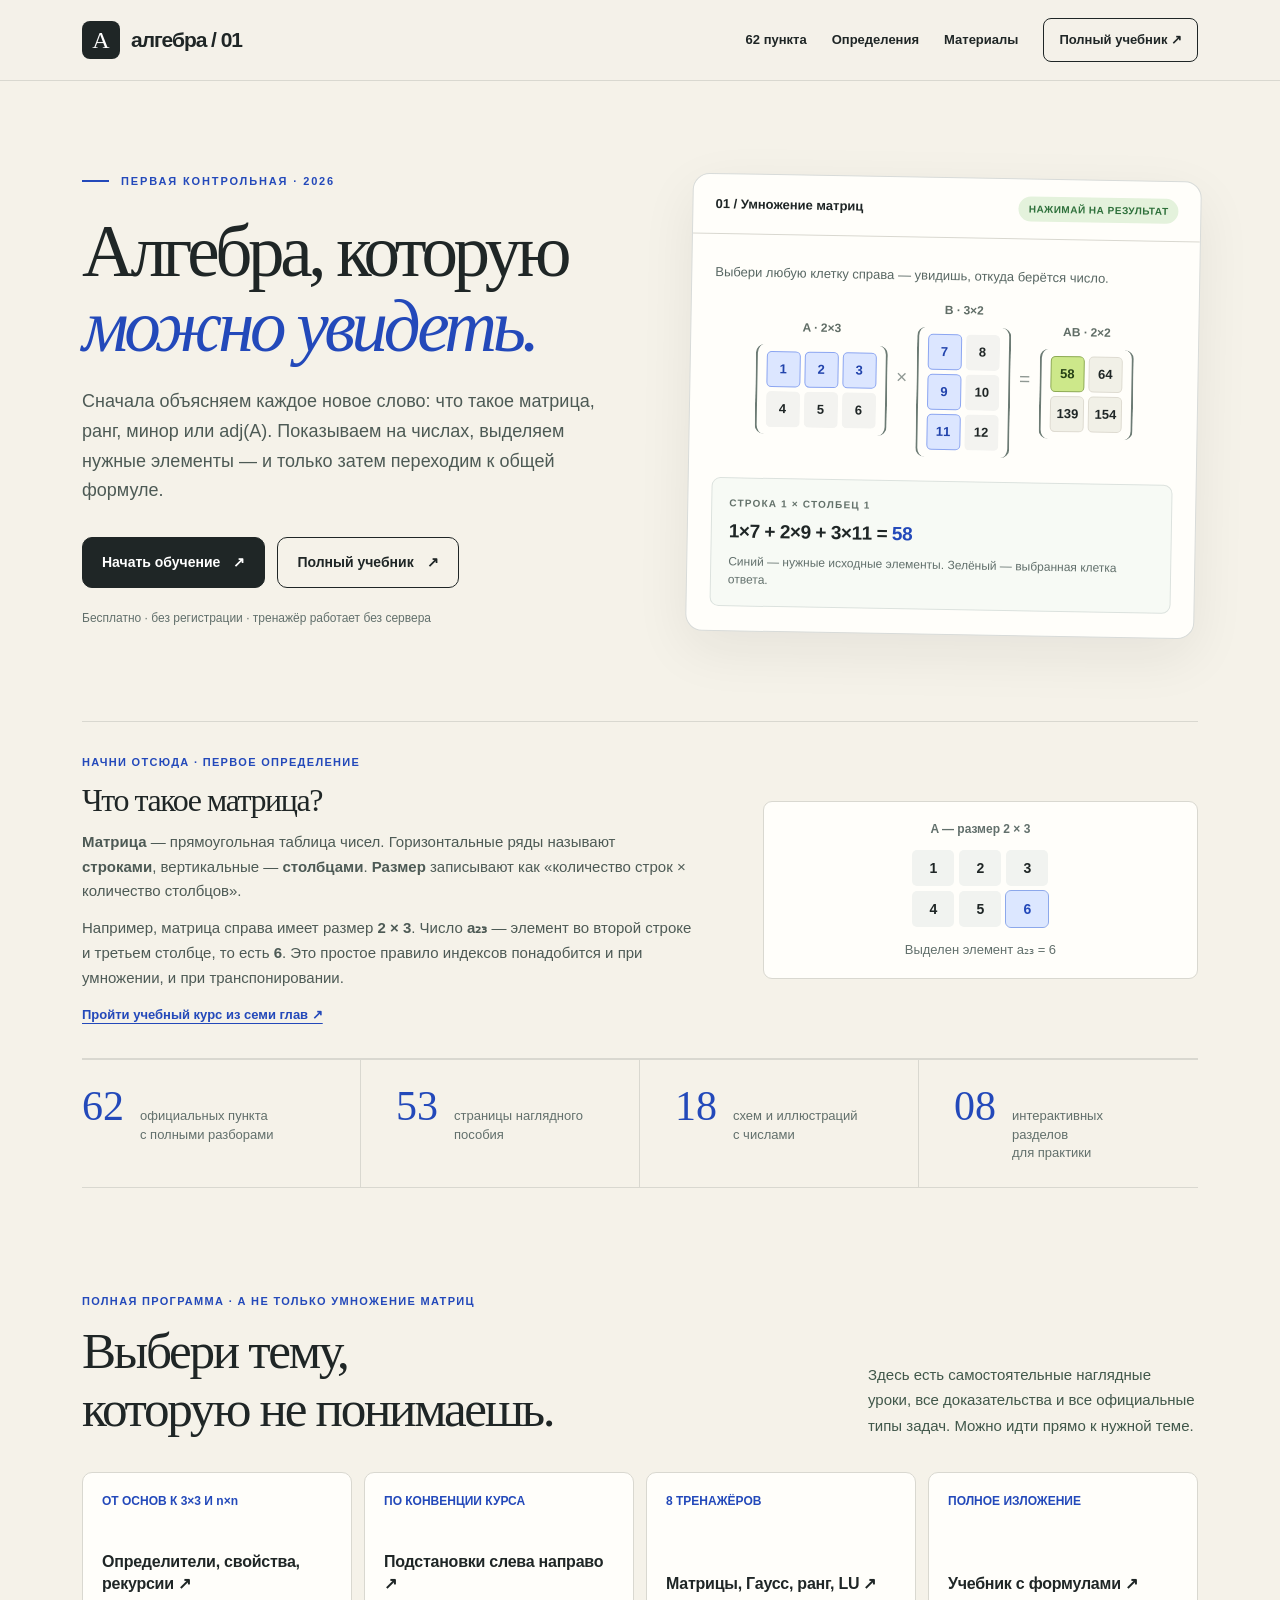
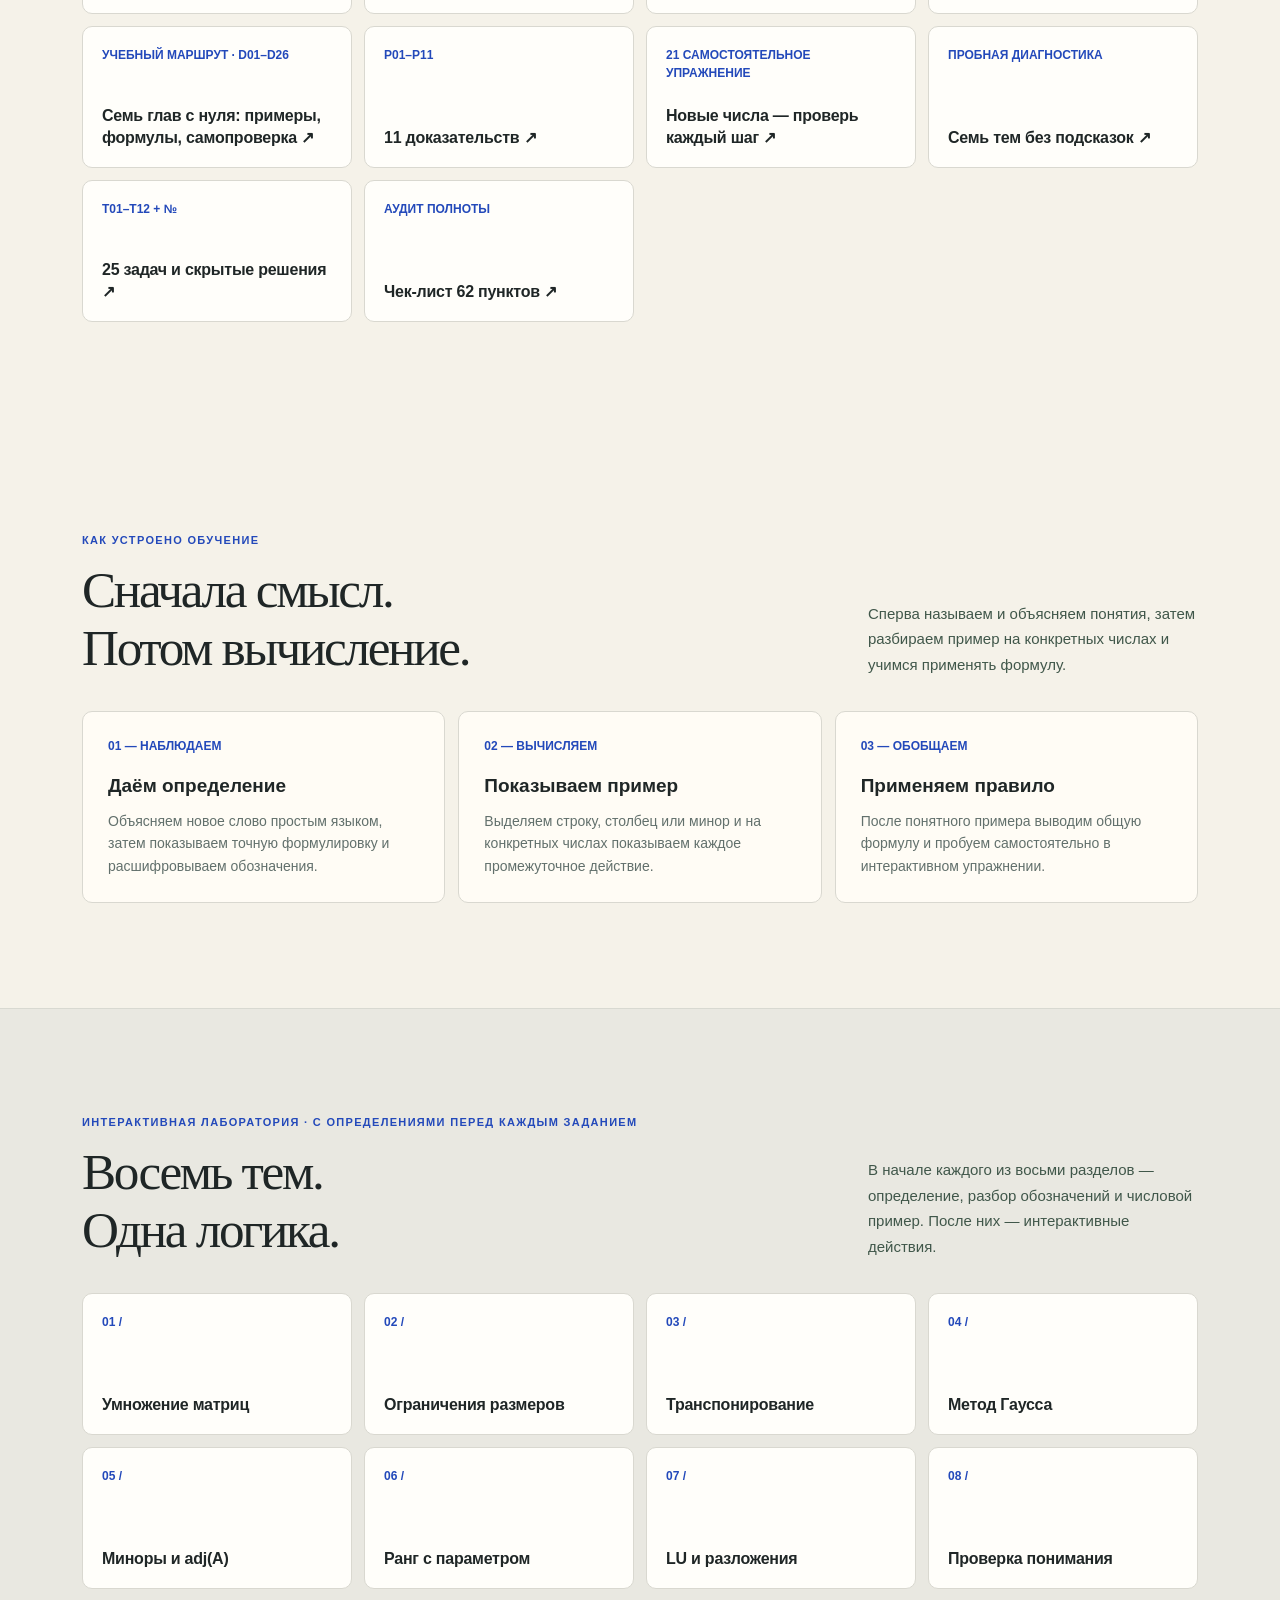
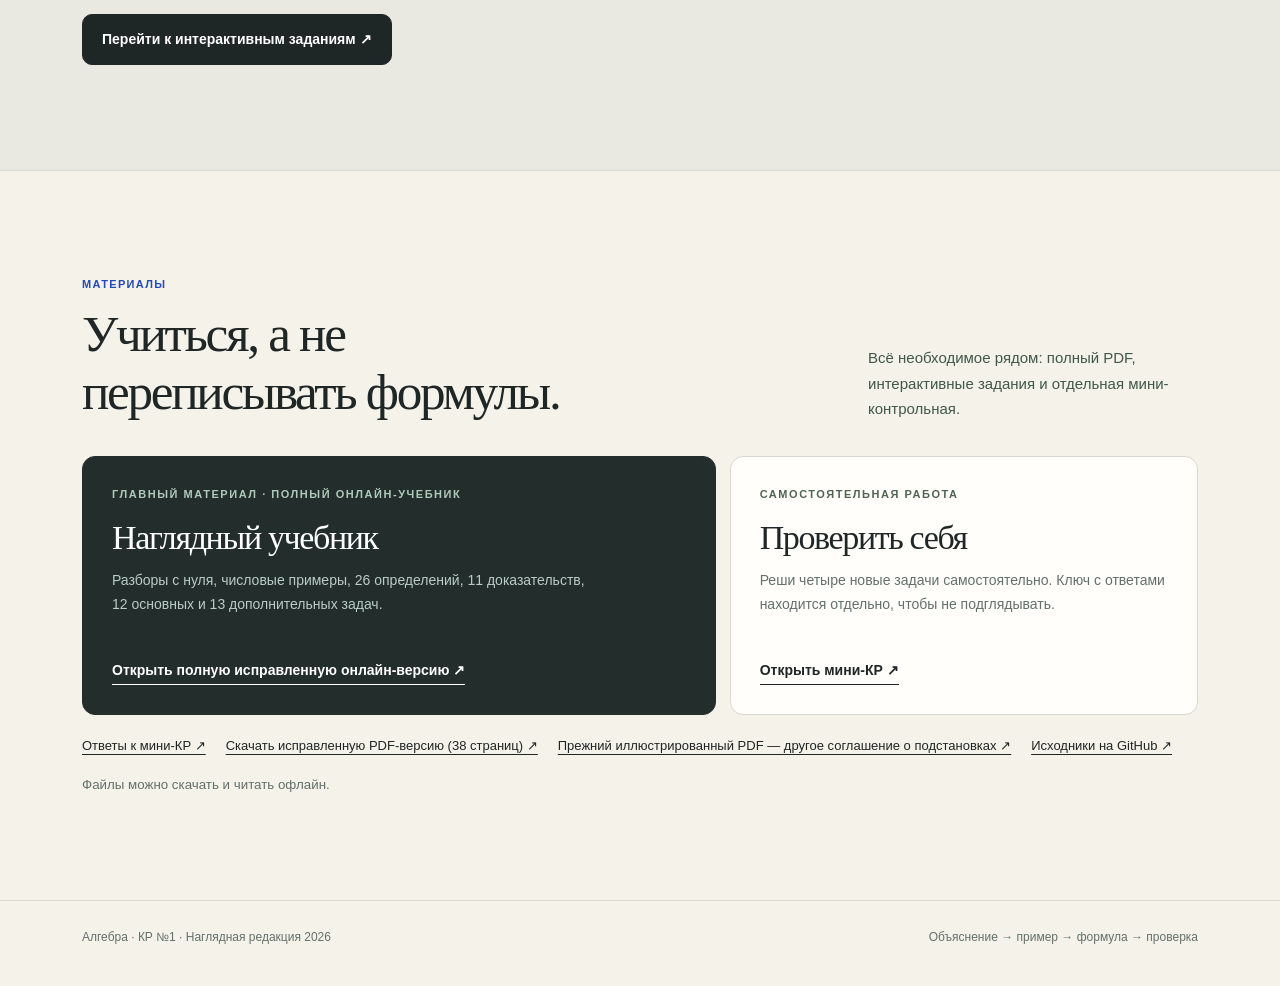
<file: index.html>
<!doctype html>
<html lang="ru">
<head>
  <meta charset="utf-8">
  <meta name="viewport" content="width=device-width, initial-scale=1">
  <meta name="theme-color" content="#f5f2e9">
  <meta name="description" content="Наглядное пособие по линейной алгебре для первой контрольной: матрицы, умножение, транспонирование, Гаусс, миноры, adj, ранг и разложения. Интерактивные примеры и PDF.">
  <title>Алгебра наглядно — КР №1 · 2026</title>
  <link rel="icon" href="./favicon.svg" type="image/svg+xml">
  <style>
    :root{--paper:#f5f2e9;--white:#fffefa;--ink:#1f2626;--muted:#62706c;--blue:#2349ba;--blue-fade:#e4eaff;--line:#d9d8d0;--lime:#cde88a;--shadow:0 18px 55px rgba(28,33,35,.07)}
    *{box-sizing:border-box}html{scroll-behavior:smooth}body{margin:0;background:var(--paper);color:var(--ink);font-family:Inter,-apple-system,BlinkMacSystemFont,"Segoe UI",Arial,sans-serif;line-height:1.5;-webkit-font-smoothing:antialiased}
    a{color:inherit}button,a{touch-action:manipulation}button:focus-visible,a:focus-visible{outline:3px solid #f6ac43;outline-offset:4px}
    .wrap{max-width:1180px;margin:0 auto;padding:0 32px}
    header{border-bottom:1px solid var(--line);background:rgba(245,242,233,.94)}
    .top{display:flex;align-items:center;justify-content:space-between;min-height:80px;gap:20px}
    .brand{display:flex;align-items:center;gap:11px;text-decoration:none;font-weight:800;letter-spacing:-.05em;font-size:21px}
    .mark{background:var(--ink);color:white;width:38px;height:38px;display:grid;place-items:center;border-radius:8px;font-family:Georgia,serif;font-size:24px;letter-spacing:0;font-weight:400}
    .top nav{display:flex;gap:25px;align-items:center;font-size:13px;font-weight:650}
    .top nav a{text-decoration:none}.top nav a:hover{text-decoration:underline;text-underline-offset:5px}.top nav .nav-cta{padding:11px 15px;border:1px solid var(--ink);border-radius:8px}
    .hero{padding:92px 0 82px;display:grid;grid-template-columns:minmax(0,1.04fr) minmax(350px,.96fr);align-items:center;gap:55px}
    .eyebrow{font-size:11px;letter-spacing:.17em;text-transform:uppercase;font-weight:800;color:var(--blue);display:flex;align-items:center;gap:12px}.eyebrow:before{content:"";width:27px;height:2px;background:var(--blue)}
    h1,h2,h3,p{margin-top:0}
    h1{font-family:Georgia,"Times New Roman",serif;font-size:clamp(49px,5.7vw,81px);line-height:1.04;letter-spacing:-.059em;margin:24px 0 22px;font-weight:500;max-width:720px}
    .stroke{color:var(--blue);font-style:italic}.hero-desc{max-width:540px;font-size:18px;color:#4d5a55;line-height:1.65;margin-bottom:31px}
    .actions{display:flex;flex-wrap:wrap;gap:12px}
    .button{display:inline-flex;align-items:center;justify-content:center;gap:13px;padding:14px 19px;border-radius:10px;text-decoration:none;font-weight:750;font-size:14px;border:1px solid var(--ink);transition:transform .15s,background .15s}
    .button:hover{transform:translateY(-2px)}.button.primary{background:var(--ink);color:white}.button.secondary{background:transparent}.button.secondary:hover{background:white}
    .smallprint{color:var(--muted);font-size:12px;margin-top:21px}
    .showcase{background:var(--white);border:1px solid #d8dbd9;box-shadow:var(--shadow);border-radius:17px;overflow:hidden;transform:rotate(1deg)}
    .showcase-head{border-bottom:1px solid var(--line);display:flex;align-items:center;justify-content:space-between;padding:17px 22px;gap:10px}
    .window-title{font-weight:750;font-size:13px}.live{background:#e4f2dc;border-radius:60px;padding:5px 10px;font-size:10px;font-weight:800;color:#2e703b;letter-spacing:.05em}
    .showcase-body{padding:28px 23px 24px}.demo-caption{font-size:13px;color:#586763;margin-bottom:15px}.calc-row{display:flex;align-items:center;justify-content:center;gap:9px;flex-wrap:nowrap}
    .matrix-container{min-width:0}.mat-name{font-weight:750;font-size:12px;color:#606d66;margin-bottom:8px;text-align:center}
    .matrix{display:grid;gap:4px;padding:7px 9px;border-left:2px solid #6c7b74;border-right:2px solid #6c7b74;border-radius:9px}
    .matrix.a{grid-template-columns:repeat(3,34px)}.matrix.b,.matrix.c{grid-template-columns:repeat(2,34px)}
    .cell{border:1px solid transparent;min-width:34px;height:36px;border-radius:5px;background:#f3f3f0;color:var(--ink);font-size:13px;font-weight:700;line-height:1;display:grid;place-items:center}
    .cell.selected{background:#dce6ff;color:#2143ac;border-color:#8ba5f1}.matrix.c button.cell{cursor:pointer;background:#f1f0e7;border-color:#dedbd1}.matrix.c button.cell:hover{border-color:#4868cd}.matrix.c button.cell.selected{background:var(--lime);color:#254014;border-color:#8daa53}
    .times{font-size:19px;color:#8f9893;font-weight:400}
    .equation-box{border:1px solid #dce2de;border-radius:9px;background:#f7faf5;padding:17px;margin-top:24px}
    .equation-label{text-transform:uppercase;font-size:10px;letter-spacing:.12em;font-weight:800;color:#63716a;margin-bottom:7px}
    .equation{font-size:19px;letter-spacing:-.025em;font-weight:750;overflow-wrap:anywhere}
    .equation strong{color:var(--blue)}.equation-note{font-size:12px;color:var(--muted);margin-top:7px}
    .facts{display:grid;grid-template-columns:repeat(4,1fr);border-top:1px solid var(--line);border-bottom:1px solid var(--line)}
    .fact{padding:25px 36px 25px 0;display:flex;align-items:baseline;gap:16px;min-width:0}.fact:not(:last-child){border-right:1px solid var(--line)}.fact:not(:first-child){padding-left:35px}
    .fact .number{font-family:Georgia,serif;font-size:42px;line-height:1;color:var(--blue)}.fact .description{font-size:13px;color:var(--muted);line-height:1.4}
    .section{padding:105px 0}.section-head{display:flex;align-items:end;justify-content:space-between;gap:35px;margin-bottom:34px}
    .section-tag{font-size:11px;letter-spacing:.12em;text-transform:uppercase;color:var(--blue);font-weight:800;margin-bottom:12px}
    h2{font-family:Georgia,"Times New Roman",serif;font-size:clamp(35px,4vw,54px);letter-spacing:-.045em;font-weight:500;line-height:1.14;margin-bottom:0}
    .section-head p{max-width:330px;color:#40574a;font-size:15px;margin:0;line-height:1.7}
    .steps{display:grid;grid-template-columns:repeat(3,1fr);gap:13px}
    .step{background:#fffcf5;border:1px solid var(--line);border-radius:10px;padding:25px;min-height:185px}
    .step .n{color:var(--blue);font-size:12px;font-weight:900;margin-bottom:17px}.step h3{font-size:19px;margin-bottom:9px}.step p{color:var(--muted);font-size:14px;line-height:1.6;margin:0}
    .lesson-area{background:#e9e8e1;border-block:1px solid #d8d9d1}
    .curriculum{display:grid;grid-template-columns:repeat(4,1fr);gap:12px;margin-top:34px}
    .topic{background:var(--white);border:1px solid var(--line);border-radius:10px;padding:19px;min-height:142px;display:flex;flex-direction:column;justify-content:space-between}
    .topic .id{font-size:12px;color:var(--blue);font-weight:800}.topic{text-decoration:none;transition:border-color .2s,transform .2s}.topic:hover{border-color:#7290d2;transform:translateY(-2px)}.topic h3{font-size:16px;margin:20px 0 0;line-height:1.34;letter-spacing:-.015em}
    .resource-grid{display:grid;grid-template-columns:1.15fr .85fr;gap:14px;margin-top:32px}
    .resource{border:1px solid var(--line);background:var(--white);border-radius:13px;padding:29px;display:flex;flex-direction:column;align-items:start;min-height:259px}
    .resource.dark{background:#232d2b;border-color:#232d2b;color:white}
    .resource-label{font-size:11px;letter-spacing:.14em;font-weight:800;text-transform:uppercase;color:#506452}.resource.dark .resource-label{color:#adcaba}
    .resource h3{font-family:Georgia,serif;font-size:34px;font-weight:500;letter-spacing:-.04em;line-height:1.13;margin:17px 0 12px}
    .resource p{color:var(--muted);font-size:14px;max-width:480px;line-height:1.66}.resource.dark p{color:#b9ccc6}
    .resource a{margin-top:auto;font-weight:800;text-decoration:none;font-size:14px;border-bottom:1px solid currentColor;padding-bottom:3px}
    .resource a:hover{color:#5279ed}.resource.dark a:hover{color:var(--lime)}
    .file-row{display:flex;flex-wrap:wrap;align-items:center;gap:20px;margin-top:21px}
    .file-row a{font-size:13px;text-underline-offset:4px}.file-row small{color:var(--muted)}
    footer{border-top:1px solid var(--line);padding:27px 0 40px}.foot{display:flex;justify-content:space-between;flex-wrap:wrap;gap:15px;font-size:12px;color:var(--muted)}
    @media(max-width:1050px){.hero{gap:25px}.matrix.a{grid-template-columns:repeat(3,28px)}.matrix.b,.matrix.c{grid-template-columns:repeat(2,28px)}.cell{min-width:28px;height:34px}.showcase-body{padding:24px 12px}.calc-row{gap:6px}}
    @media(max-width:840px){.hero{grid-template-columns:1fr;padding:64px 0 54px}.showcase{max-width:550px;transform:none}.section{padding:72px 0}.curriculum{grid-template-columns:repeat(2,1fr)}.facts{grid-template-columns:repeat(3,1fr)}.fact{display:block;padding:17px 10px}.fact:not(:first-child){padding-left:16px}.fact .description{display:block;margin-top:5px}.steps{grid-template-columns:1fr}.step{min-height:auto}.section-head{display:block}.section-head p{max-width:600px;margin-top:19px}}
    @media(max-width:550px){.wrap{padding:0 19px}.top{min-height:70px}.brand{font-size:18px}.top nav{gap:12px}.top nav a:first-child{display:none}.top nav .nav-cta{padding:9px 10px;font-size:12px}h1{font-size:49px}.hero-desc{font-size:16px}.actions .button{width:100%}.showcase-body{padding:20px 8px}.showcase-head{padding:14px}.calc-row{gap:4px}.matrix{padding:5px;gap:3px}.matrix.a{grid-template-columns:repeat(3,27px)}.matrix.b,.matrix.c{grid-template-columns:repeat(2,27px)}.cell{min-width:27px;height:33px;font-size:12px}.times{font-size:15px}.equation-box{margin-inline:6px}.fact .number{font-size:27px}.fact .description{font-size:10px}.curriculum{gap:8px}.topic{padding:16px;min-height:120px}.topic h3{font-size:14px}.resource-grid{grid-template-columns:1fr}.resource{min-height:240px}.resource h3{font-size:30px}}
    @media(prefers-reduced-motion:reduce){html{scroll-behavior:auto}.button{transition:none}}

.first-definition{border-top:1px solid var(--line);border-bottom:1px solid var(--line);padding:32px 0;display:grid;grid-template-columns:minmax(0,1.2fr) minmax(270px,.8fr);gap:28px;align-items:center}
.first-definition h2{font-size:32px;margin:0 0 11px}
.first-definition p{font-size:15px;line-height:1.65;color:#4d5a55;margin:0 0 12px;max-width:610px}
.first-definition .starter-link{font-size:13px;font-weight:800;color:var(--blue);text-underline-offset:4px}
.first-definition .mini-board{background:var(--white);border-radius:9px;border:1px solid var(--line);padding:18px 21px;display:grid;place-items:center;gap:8px}
.first-definition table{border-collapse:separate;border-spacing:5px}
.first-definition table caption{font-size:12px;color:var(--muted);font-weight:750;margin-bottom:7px}
.first-definition td{min-width:42px;height:36px;background:#f1f3f0;text-align:center;border-radius:5px;font-size:14px;font-weight:750}
.first-definition td.focus{background:#dce7ff;color:#2349ba;outline:1px solid #8ca8eb}
.first-definition .explanation{font-size:13px;text-align:center;color:var(--muted)}
@media(max-width:840px){.first-definition{grid-template-columns:1fr}.first-definition .mini-board{max-width:430px}}
@media(max-width:550px){.top nav .nav-cta{display:none}.top nav a[href="./definitions.html"]{display:inline}}
</style>
</head>
<body>
  <header>
    <div class="wrap top">
      <a href="./" class="brand" aria-label="Алгебра наглядно, главная"><span class="mark">A</span><span>алгебра / 01</span></a>
      <nav aria-label="Основная навигация">
        <a href="./syllabus.html">62 пункта</a><a href="./definitions.html">Определения</a>
        <a href="#materials">Материалы</a>
        <a class="nav-cta" href="./textbook.html">Полный учебник ↗</a>
      </nav>
    </div>
  </header>
  <main>
    <div class="wrap">
      <section class="hero" aria-labelledby="hero-title">
        <div>
          <div class="eyebrow">Первая контрольная · 2026</div>
          <h1 id="hero-title">Алгебра, которую <span class="stroke">можно увидеть.</span></h1>
          <p class="hero-desc">Сначала объясняем каждое новое слово: что такое матрица, ранг, минор или adj(A). Показываем на числах, выделяем нужные элементы — и только затем переходим к общей формуле.</p>
          <div class="actions">
            <a class="button primary" href="./definitions.html">Начать обучение <span aria-hidden="true">↗</span></a>
            <a class="button secondary" href="./textbook.html">Полный учебник <span aria-hidden="true">↗</span></a>
          </div>
          <p class="smallprint">Бесплатно · без регистрации · тренажёр работает без сервера</p>
        </div>
        <div class="showcase" aria-label="Интерактивный пример умножения двух матриц">
          <div class="showcase-head"><span class="window-title">01 / Умножение матриц</span><span class="live">НАЖИМАЙ НА РЕЗУЛЬТАТ</span></div>
          <div class="showcase-body">
            <div class="demo-caption">Выбери любую клетку справа — увидишь, откуда берётся число.</div>
            <div class="calc-row">
              <div class="matrix-container"><div class="mat-name">A · 2×3</div><div id="matrix-a" class="matrix a" aria-label="Матрица A">
                <span class="cell selected">1</span><span class="cell selected">2</span><span class="cell selected">3</span>
                <span class="cell">4</span><span class="cell">5</span><span class="cell">6</span>
              </div></div>
              <span class="times">×</span>
              <div class="matrix-container"><div class="mat-name">B · 3×2</div><div id="matrix-b" class="matrix b" aria-label="Матрица B">
                <span class="cell selected">7</span><span class="cell">8</span>
                <span class="cell selected">9</span><span class="cell">10</span>
                <span class="cell selected">11</span><span class="cell">12</span>
              </div></div>
              <span class="times">=</span>
              <div class="matrix-container"><div class="mat-name">AB · 2×2</div><div id="matrix-c" class="matrix c" aria-label="Выбор клетки результата">
                <button type="button" class="cell selected" data-i="0" data-j="0" aria-pressed="true" aria-label="Клетка 1, 1">58</button>
                <button type="button" class="cell" data-i="0" data-j="1" aria-pressed="false" aria-label="Клетка 1, 2">64</button>
                <button type="button" class="cell" data-i="1" data-j="0" aria-pressed="false" aria-label="Клетка 2, 1">139</button>
                <button type="button" class="cell" data-i="1" data-j="1" aria-pressed="false" aria-label="Клетка 2, 2">154</button>
              </div></div>
            </div>
            <div class="equation-box" aria-live="polite">
              <div class="equation-label" id="calc-label">Строка 1 × столбец 1</div>
              <div class="equation" id="calc-equation">1×7 + 2×9 + 3×11 = <strong>58</strong></div>
              <div class="equation-note">Синий — нужные исходные элементы. Зелёный — выбранная клетка ответа.</div>
            </div>
          </div>
        </div>
      </section>

      <section class="first-definition" aria-labelledby="what-is-matrix">
        <div>
          <div class="section-tag">Начни отсюда · первое определение</div>
          <h2 id="what-is-matrix">Что такое матрица?</h2>
          <p><strong>Матрица</strong> — прямоугольная таблица чисел. Горизонтальные ряды называют <strong>строками</strong>, вертикальные — <strong>столбцами</strong>. <strong>Размер</strong> записывают как «количество строк × количество столбцов».</p>
          <p>Например, матрица справа имеет размер <strong>2 × 3</strong>. Число <strong>a₂₃</strong> — элемент во второй строке и третьем столбце, то есть <strong>6</strong>. Это простое правило индексов понадобится и при умножении, и при транспонировании.</p>
          <a class="starter-link" href="./definitions.html">Пройти учебный курс из семи глав ↗</a>
        </div>
        <div class="mini-board">
          <table aria-label="Матрица A, две строки и три столбца"><caption>A — размер 2 × 3</caption><tbody>
            <tr><td>1</td><td>2</td><td>3</td></tr>
            <tr><td>4</td><td>5</td><td class="focus">6</td></tr>
          </tbody></table>
          <div class="explanation">Выделен элемент a₂₃ = 6</div>
        </div>
      </section>
      <div class="facts" aria-label="Содержание курса">
        <div class="fact"><span class="number">62</span><span class="description">официальных пункта<br>с полными разборами</span></div>
        <div class="fact"><span class="number">53</span><span class="description">страницы наглядного<br>пособия</span></div>
        <div class="fact"><span class="number">18</span><span class="description">схем и иллюстраций<br>с числами</span></div>
        <div class="fact"><span class="number">08</span><span class="description">интерактивных разделов<br>для практики</span></div>
      </div>
    </div>
    <section class="section" id="all-topics">
      <div class="wrap">
        <div class="section-tag">Полная программа · а не только умножение матриц</div>
        <div class="section-head"><h2>Выбери тему,<br>которую не понимаешь.</h2><p>Здесь есть самостоятельные наглядные уроки, все доказательства и все официальные типы задач. Можно идти прямо к нужной теме.</p></div>
        <div class="curriculum">
          <a class="topic" href="./determinants.html"><span class="id">ОТ ОСНОВ К 3×3 И n×n</span><h3>Определители, свойства, рекурсии ↗</h3></a>
          <a class="topic" href="./permutations.html"><span class="id">ПО КОНВЕНЦИИ КУРСА</span><h3>Подстановки слева направо ↗</h3></a>
          <a class="topic" href="./lab.html"><span class="id">8 ТРЕНАЖЁРОВ</span><h3>Матрицы, Гаусс, ранг, LU ↗</h3></a>
          <a class="topic" href="./textbook.html"><span class="id">ПОЛНОЕ ИЗЛОЖЕНИЕ</span><h3>Учебник с формулами ↗</h3></a>
          <a class="topic" href="./definitions.html"><span class="id">УЧЕБНЫЙ МАРШРУТ · D01–D26</span><h3>Семь глав с нуля: примеры, формулы, самопроверка ↗</h3></a>
          <a class="topic" href="./proofs.html"><span class="id">P01–P11</span><h3>11 доказательств ↗</h3></a>
          <a class="topic" href="./practice.html"><span class="id">21 САМОСТОЯТЕЛЬНОЕ УПРАЖНЕНИЕ</span><h3>Новые числа — проверь каждый шаг ↗</h3></a>
          <a class="topic" href="./exam.html"><span class="id">ПРОБНАЯ ДИАГНОСТИКА</span><h3>Семь тем без подсказок ↗</h3></a>
          <a class="topic" href="./problems.html"><span class="id">T01–T12 + №</span><h3>25 задач и скрытые решения ↗</h3></a>
          <a class="topic" href="./syllabus.html"><span class="id">АУДИТ ПОЛНОТЫ</span><h3>Чек-лист 62 пунктов ↗</h3></a>
        </div>
      </div>
    </section>
    <section class="section">
      <div class="wrap">
        <div class="section-tag">Как устроено обучение</div>
        <div class="section-head"><h2>Сначала смысл.<br>Потом вычисление.</h2><p>Сперва называем и объясняем понятия, затем разбираем пример на конкретных числах и учимся применять формулу.</p></div>
        <div class="steps">
          <div class="step"><div class="n">01 — НАБЛЮДАЕМ</div><h3>Даём определение</h3><p>Объясняем новое слово простым языком, затем показываем точную формулировку и расшифровываем обозначения.</p></div>
          <div class="step"><div class="n">02 — ВЫЧИСЛЯЕМ</div><h3>Показываем пример</h3><p>Выделяем строку, столбец или минор и на конкретных числах показываем каждое промежуточное действие.</p></div>
          <div class="step"><div class="n">03 — ОБОБЩАЕМ</div><h3>Применяем правило</h3><p>После понятного примера выводим общую формулу и пробуем самостоятельно в интерактивном упражнении.</p></div>
        </div>
      </div>
    </section>
    <section class="section lesson-area" id="program">
      <div class="wrap">
        <div class="section-tag">Интерактивная лаборатория · с определениями перед каждым заданием</div>
        <div class="section-head"><h2>Восемь тем.<br>Одна логика.</h2><p>В начале каждого из восьми разделов — определение, разбор обозначений и числовой пример. После них — интерактивные действия.</p></div>
        <div class="curriculum">
          <div class="topic"><span class="id">01 /</span><h3>Умножение матриц</h3></div>
          <div class="topic"><span class="id">02 /</span><h3>Ограничения размеров</h3></div>
          <div class="topic"><span class="id">03 /</span><h3>Транспонирование</h3></div>
          <div class="topic"><span class="id">04 /</span><h3>Метод Гаусса</h3></div>
          <div class="topic"><span class="id">05 /</span><h3>Миноры и adj(A)</h3></div>
          <div class="topic"><span class="id">06 /</span><h3>Ранг с параметром</h3></div>
          <div class="topic"><span class="id">07 /</span><h3>LU и разложения</h3></div>
          <div class="topic"><span class="id">08 /</span><h3>Проверка понимания</h3></div>
        </div>
        <div style="margin-top:25px"><a class="button primary" href="./lab.html">Перейти к интерактивным заданиям ↗</a></div>
      </div>
    </section>
    <section class="section" id="materials">
      <div class="wrap">
        <div class="section-tag">Материалы</div>
        <div class="section-head"><h2>Учиться, а не<br>переписывать формулы.</h2><p>Всё необходимое рядом: полный PDF, интерактивные задания и отдельная мини-контрольная.</p></div>
        <div class="resource-grid">
          <article class="resource dark"><div class="resource-label">Главный материал · полный онлайн-учебник</div><h3>Наглядный учебник</h3><p>Разборы с нуля, числовые примеры, 26 определений, 11 доказательств, 12 основных и 13 дополнительных задач.</p><a href="./textbook.html">Открыть полную исправленную онлайн-версию ↗</a></article>
          <article class="resource"><div class="resource-label">Самостоятельная работа</div><h3>Проверить себя</h3><p>Реши четыре новые задачи самостоятельно. Ключ с ответами находится отдельно, чтобы не подглядывать.</p><a href="./assets/KR1_Practice_No_Answers.pdf" target="_blank" rel="noopener">Открыть мини-КР ↗</a></article>
        </div>
        <div class="file-row"><a href="./assets/KR1_Answer_Key.pdf" target="_blank" rel="noopener">Ответы к мини-КР ↗</a><a href="./assets/Algebra_KR1_2026_LEFT_TO_RIGHT_FULL.pdf" target="_blank" rel="noopener">Скачать исправленную PDF-версию (38 страниц) ↗</a><a href="./assets/Algebra_KR1_2026_VISUAL.pdf" target="_blank" rel="noopener">Прежний иллюстрированный PDF — другое соглашение о подстановках ↗</a><a href="https://github.com/Misha1302/algebra-kr1-visual" target="_blank" rel="noopener">Исходники на GitHub ↗</a><small>Файлы можно скачать и читать офлайн.</small></div>
      </div>
    </section>
  </main>
  <footer><div class="wrap foot"><span>Алгебра · КР №1 · Наглядная редакция 2026</span><span>Объяснение → пример → формула → проверка</span></div></footer>
  <script>
    (function(){
      var A=[[1,2,3],[4,5,6]],B=[[7,8],[9,10],[11,12]];
      var a=document.querySelectorAll("#matrix-a .cell"),b=document.querySelectorAll("#matrix-b .cell"),c=document.querySelectorAll("#matrix-c button");
      function select(i,j){
        a.forEach(function(x,n){x.classList.toggle("selected",Math.floor(n/3)===i)});
        b.forEach(function(x,n){x.classList.toggle("selected",n%2===j)});
        c.forEach(function(x,n){var s=Math.floor(n/2)===i&&n%2===j;x.classList.toggle("selected",s);x.setAttribute("aria-pressed",s?"true":"false")});
        var parts=A[i].map(function(v,k){return v+"×"+B[k][j]});
        var ans=A[i].reduce(function(acc,v,k){return acc+v*B[k][j]},0);
        document.getElementById("calc-label").textContent="Строка "+(i+1)+" × столбец "+(j+1);
        document.getElementById("calc-equation").textContent=parts.join(" + ")+" = "+ans;
      }
      c.forEach(function(el){el.addEventListener("click",function(){select(Number(el.getAttribute("data-i")),Number(el.getAttribute("data-j")))})});
    })();
  </script>
</body>
</html>
</file>
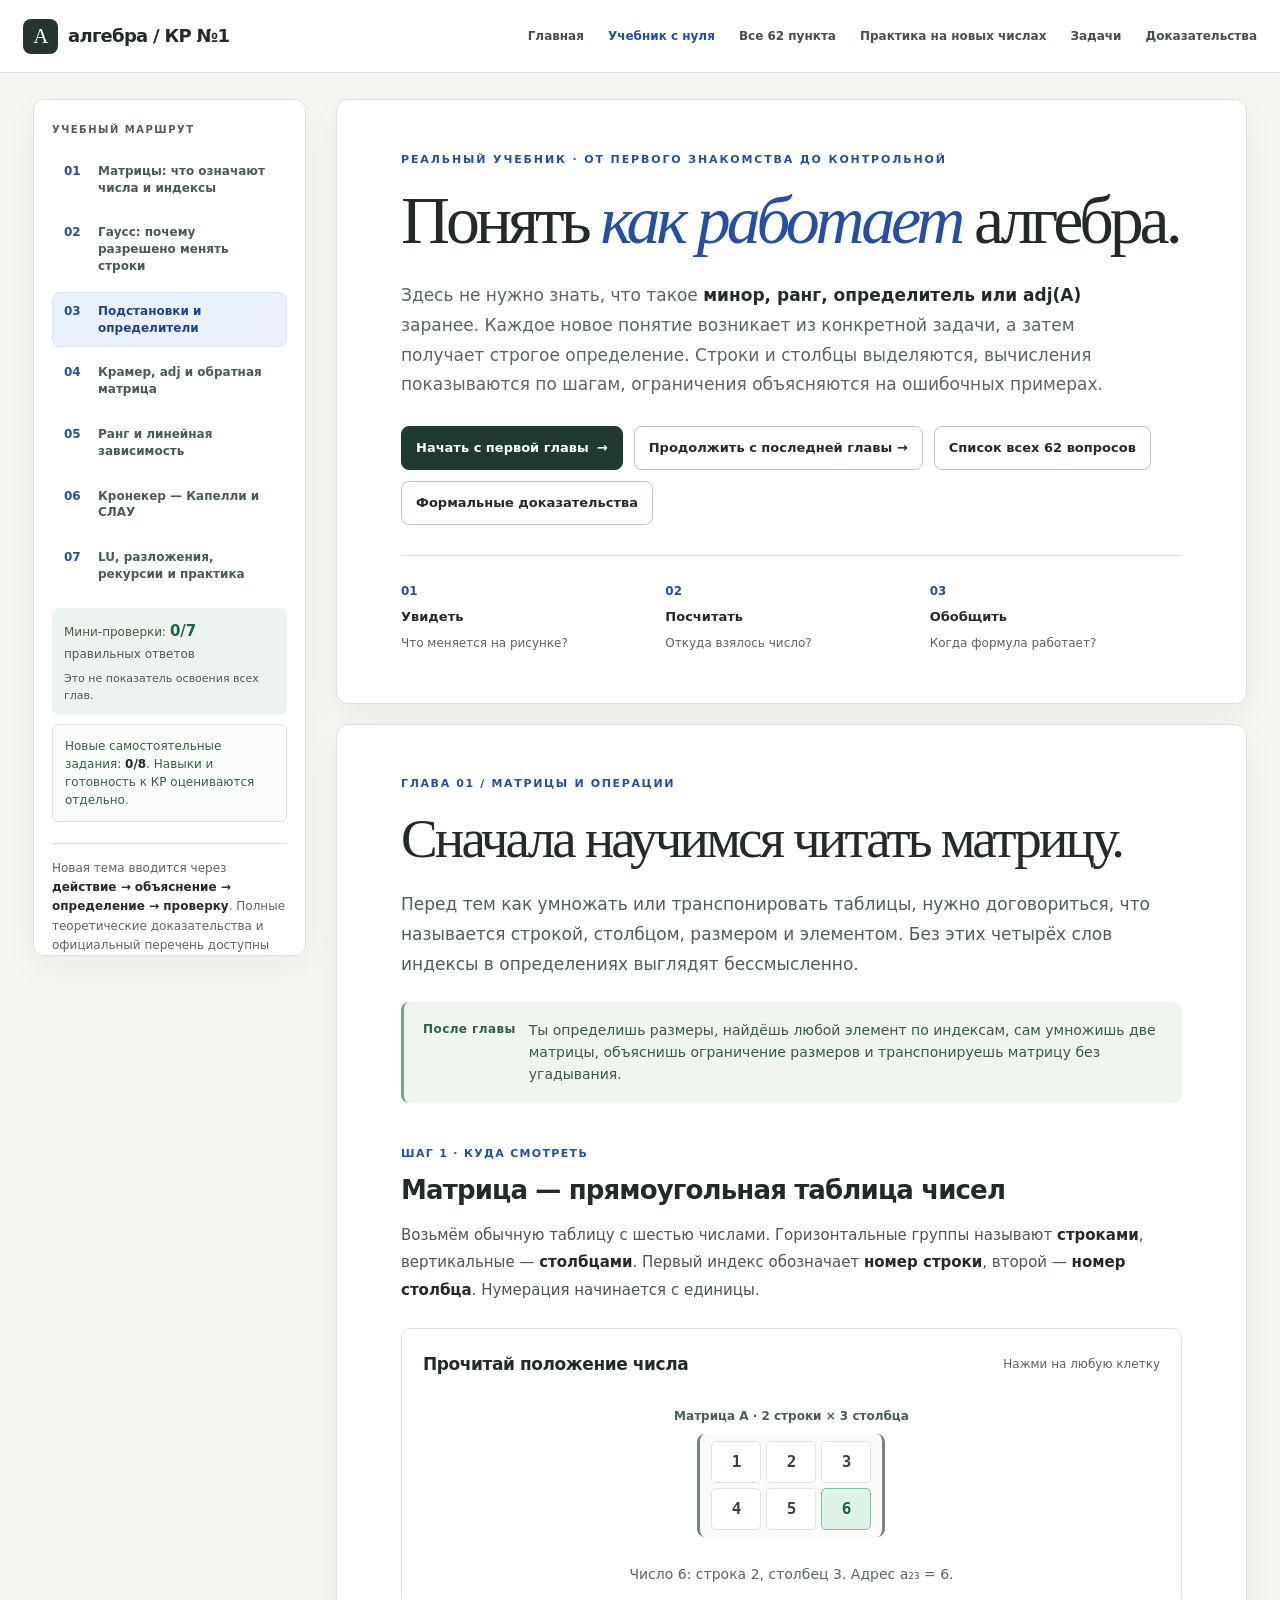
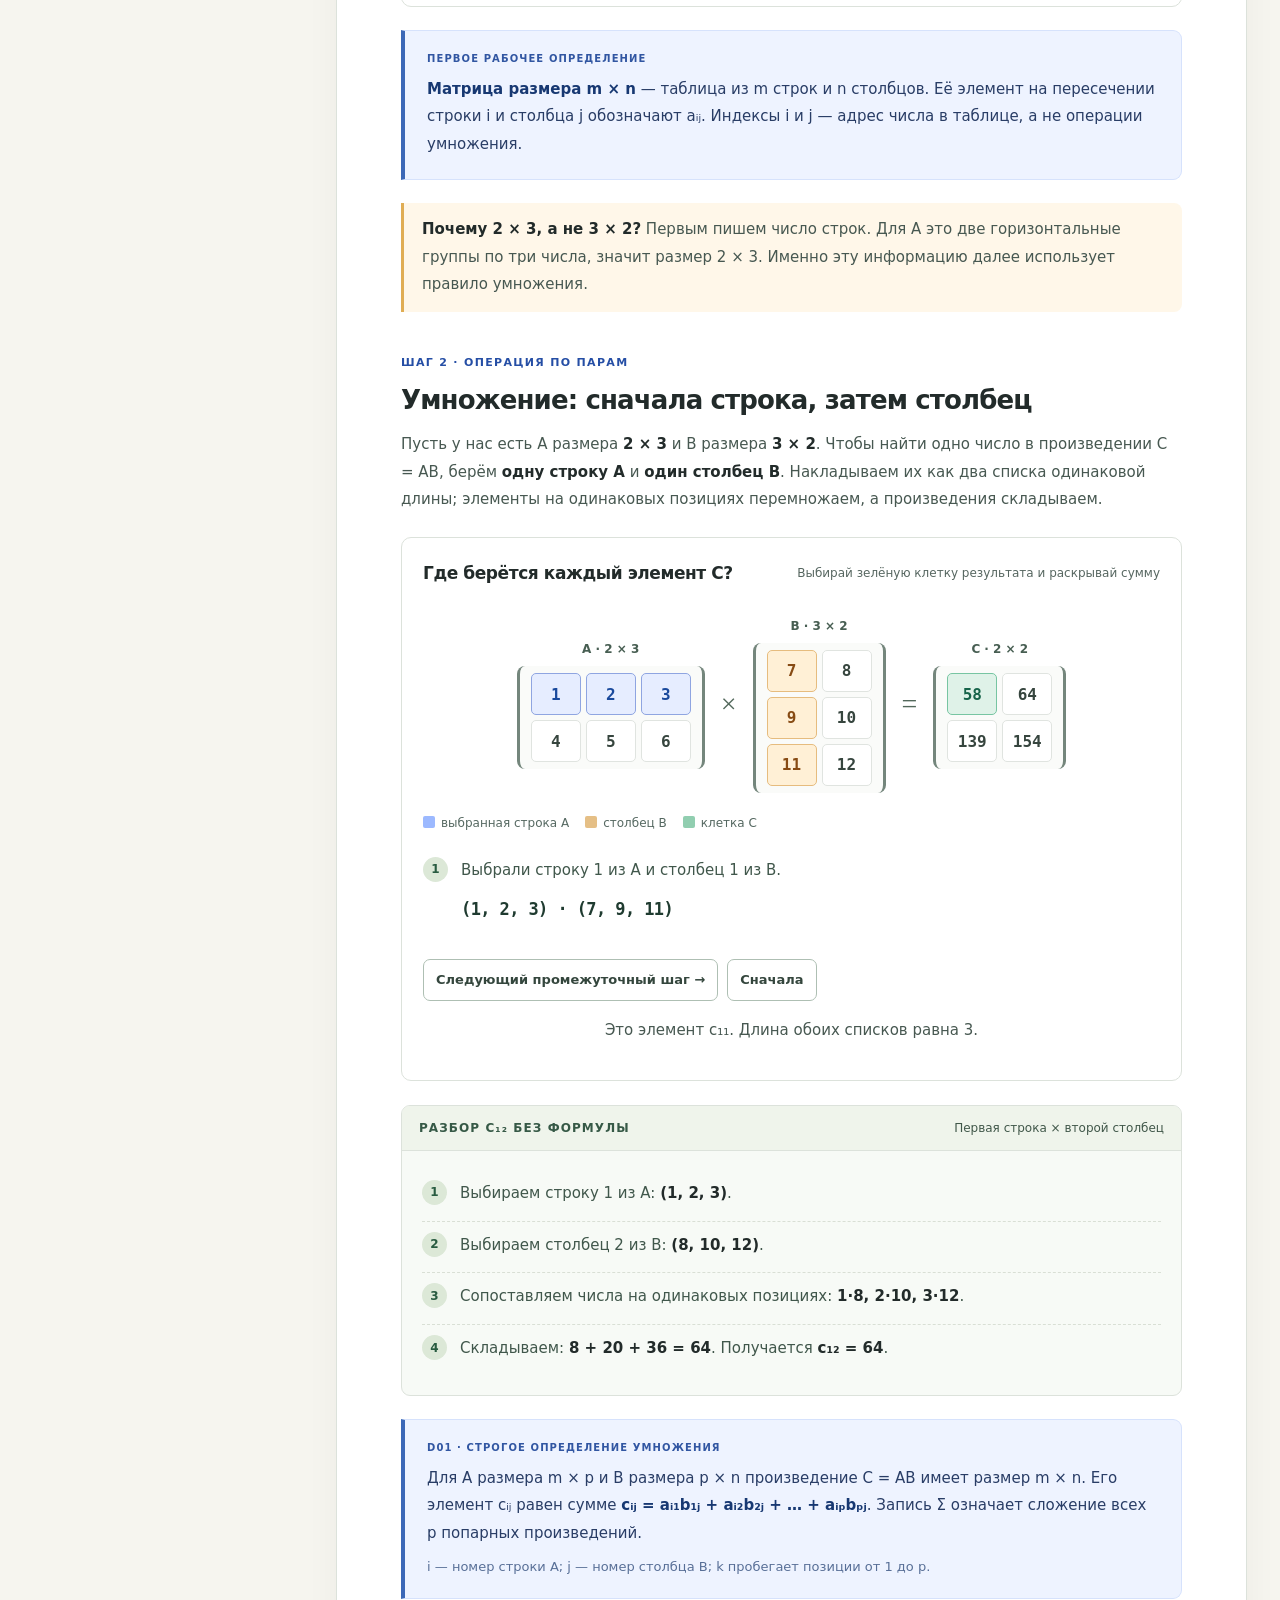
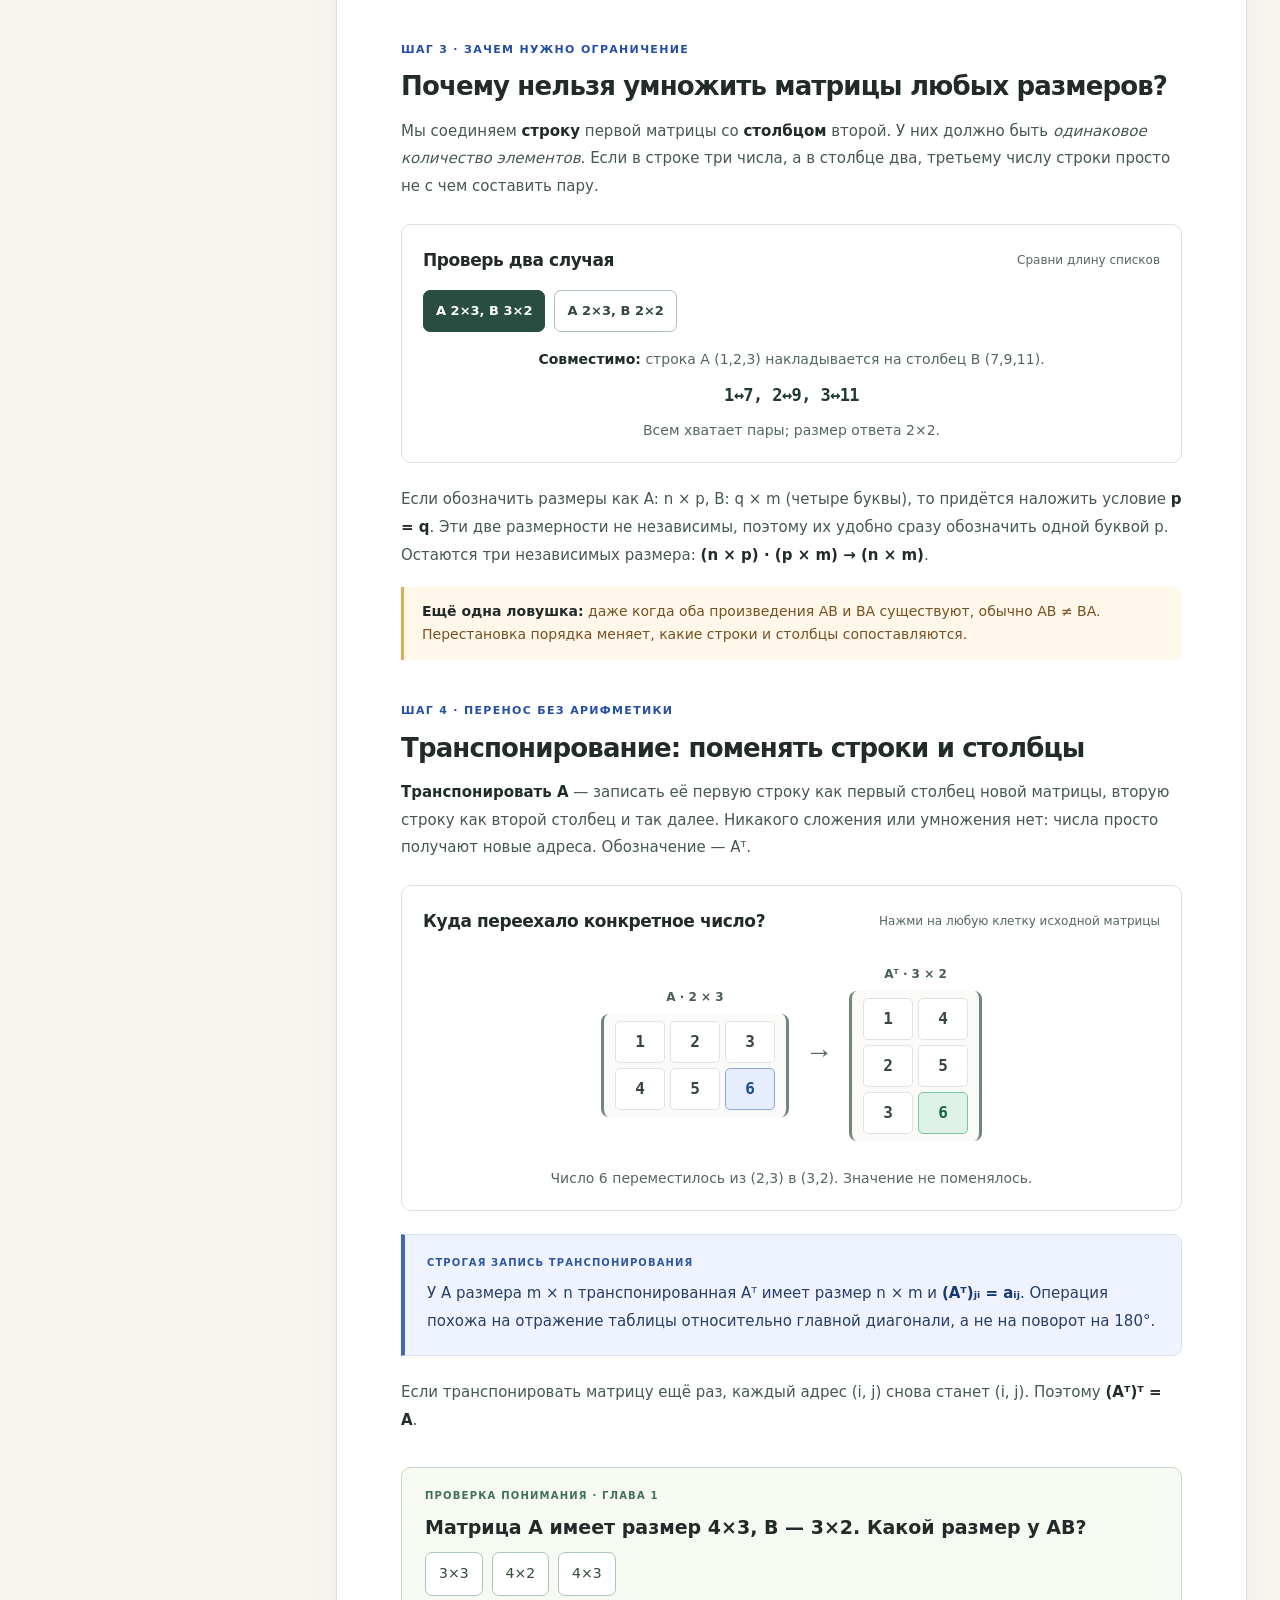
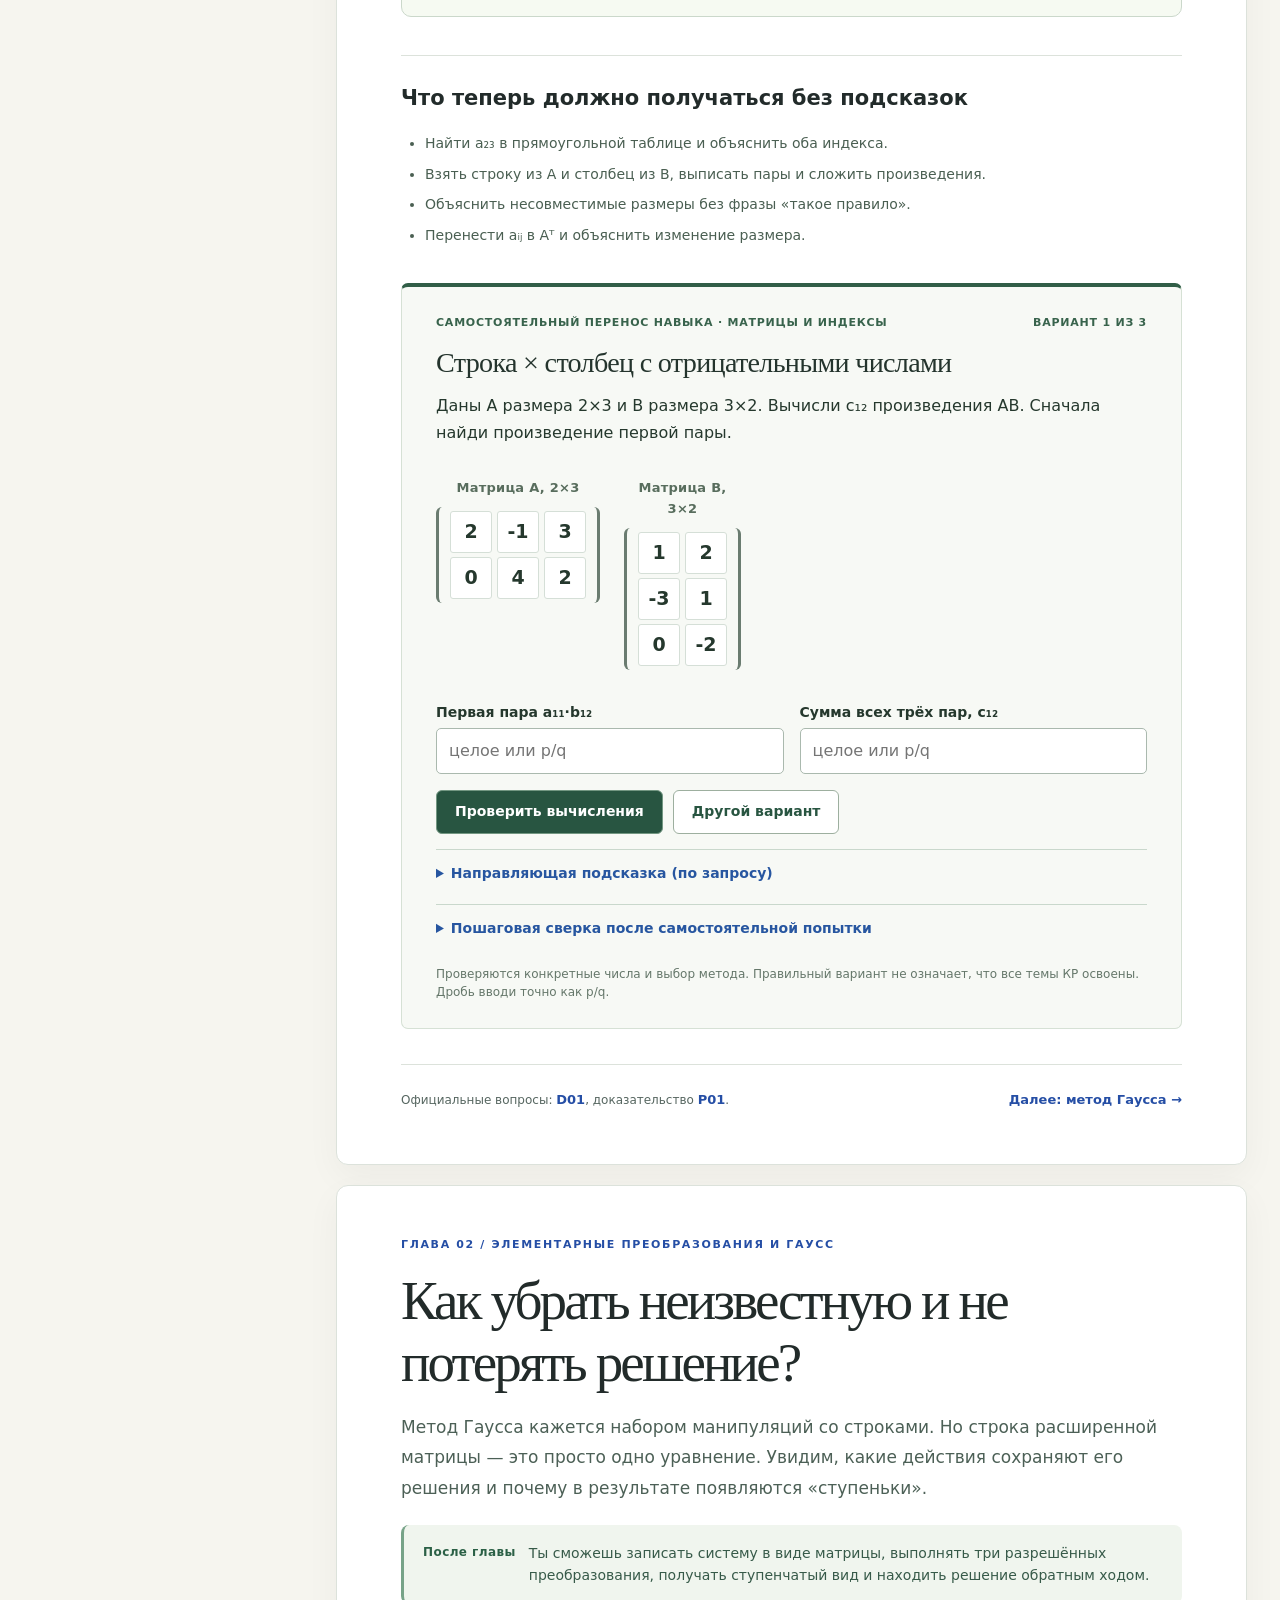
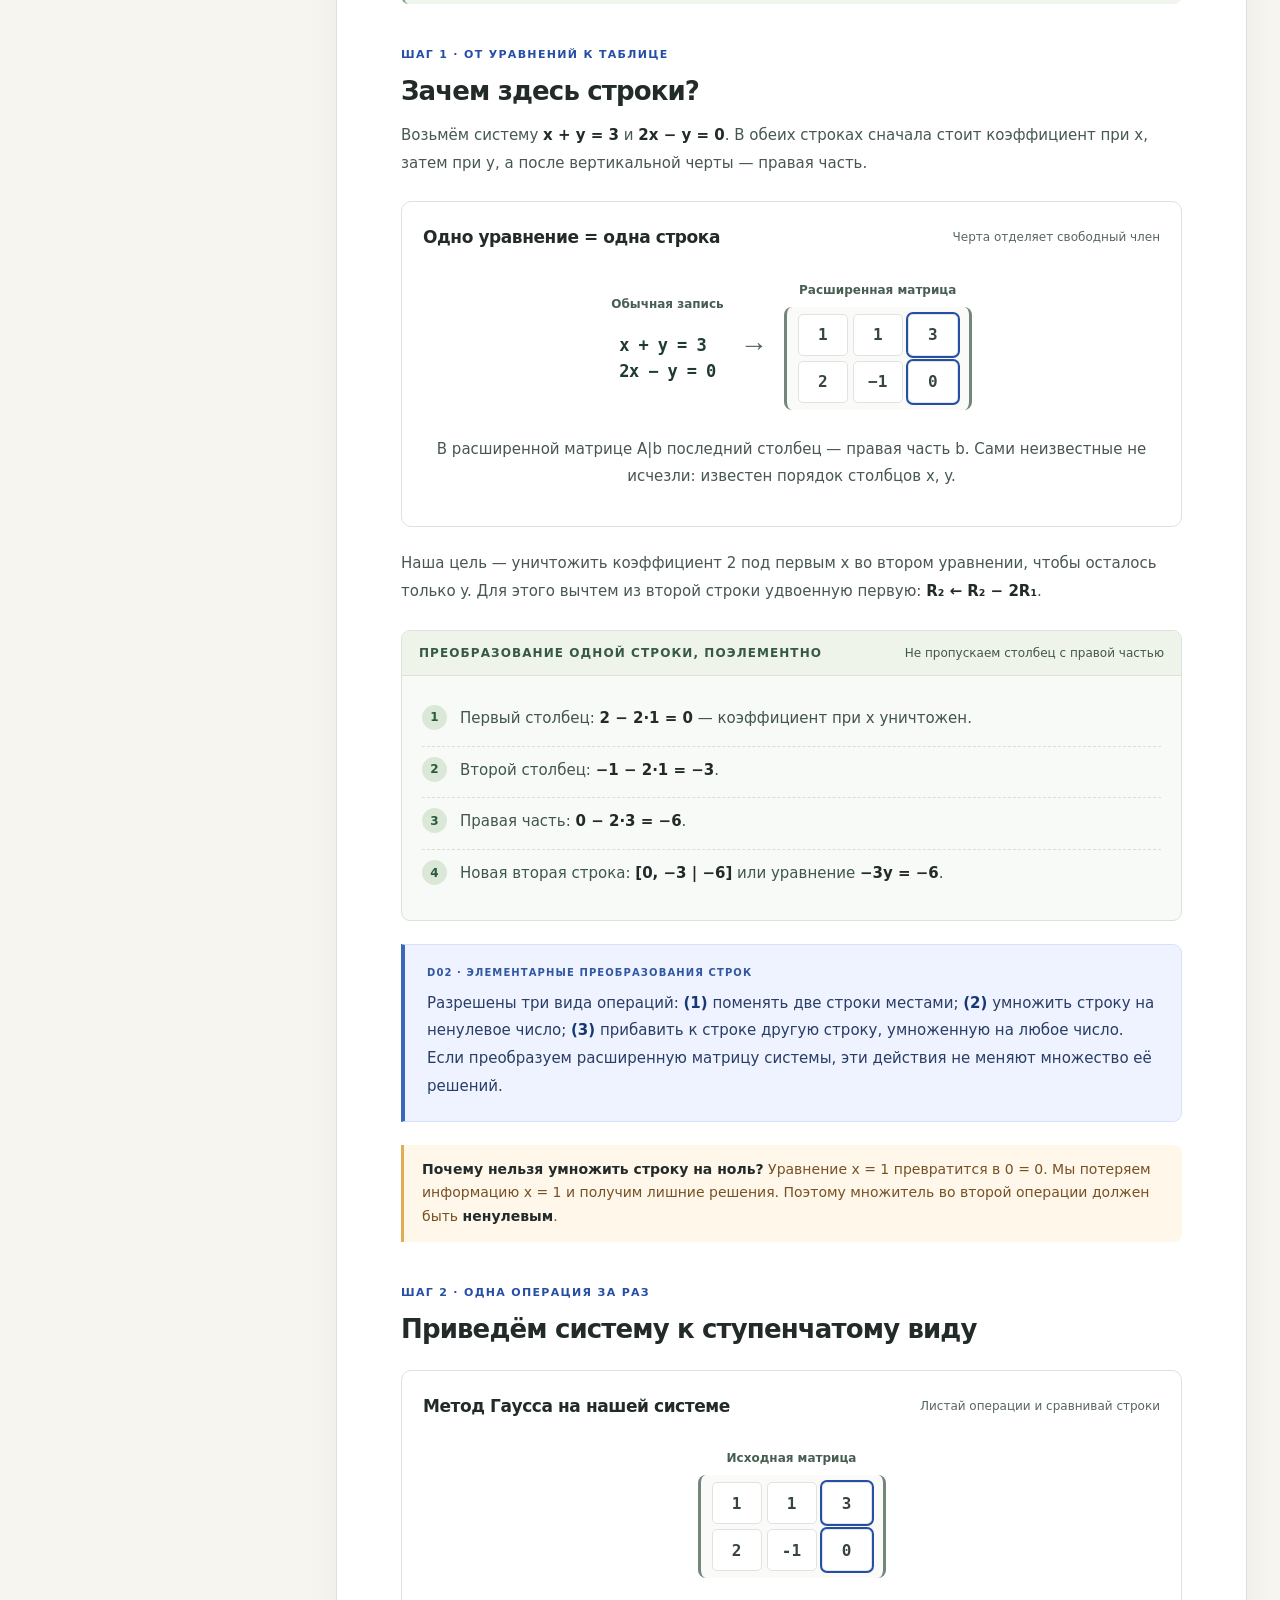
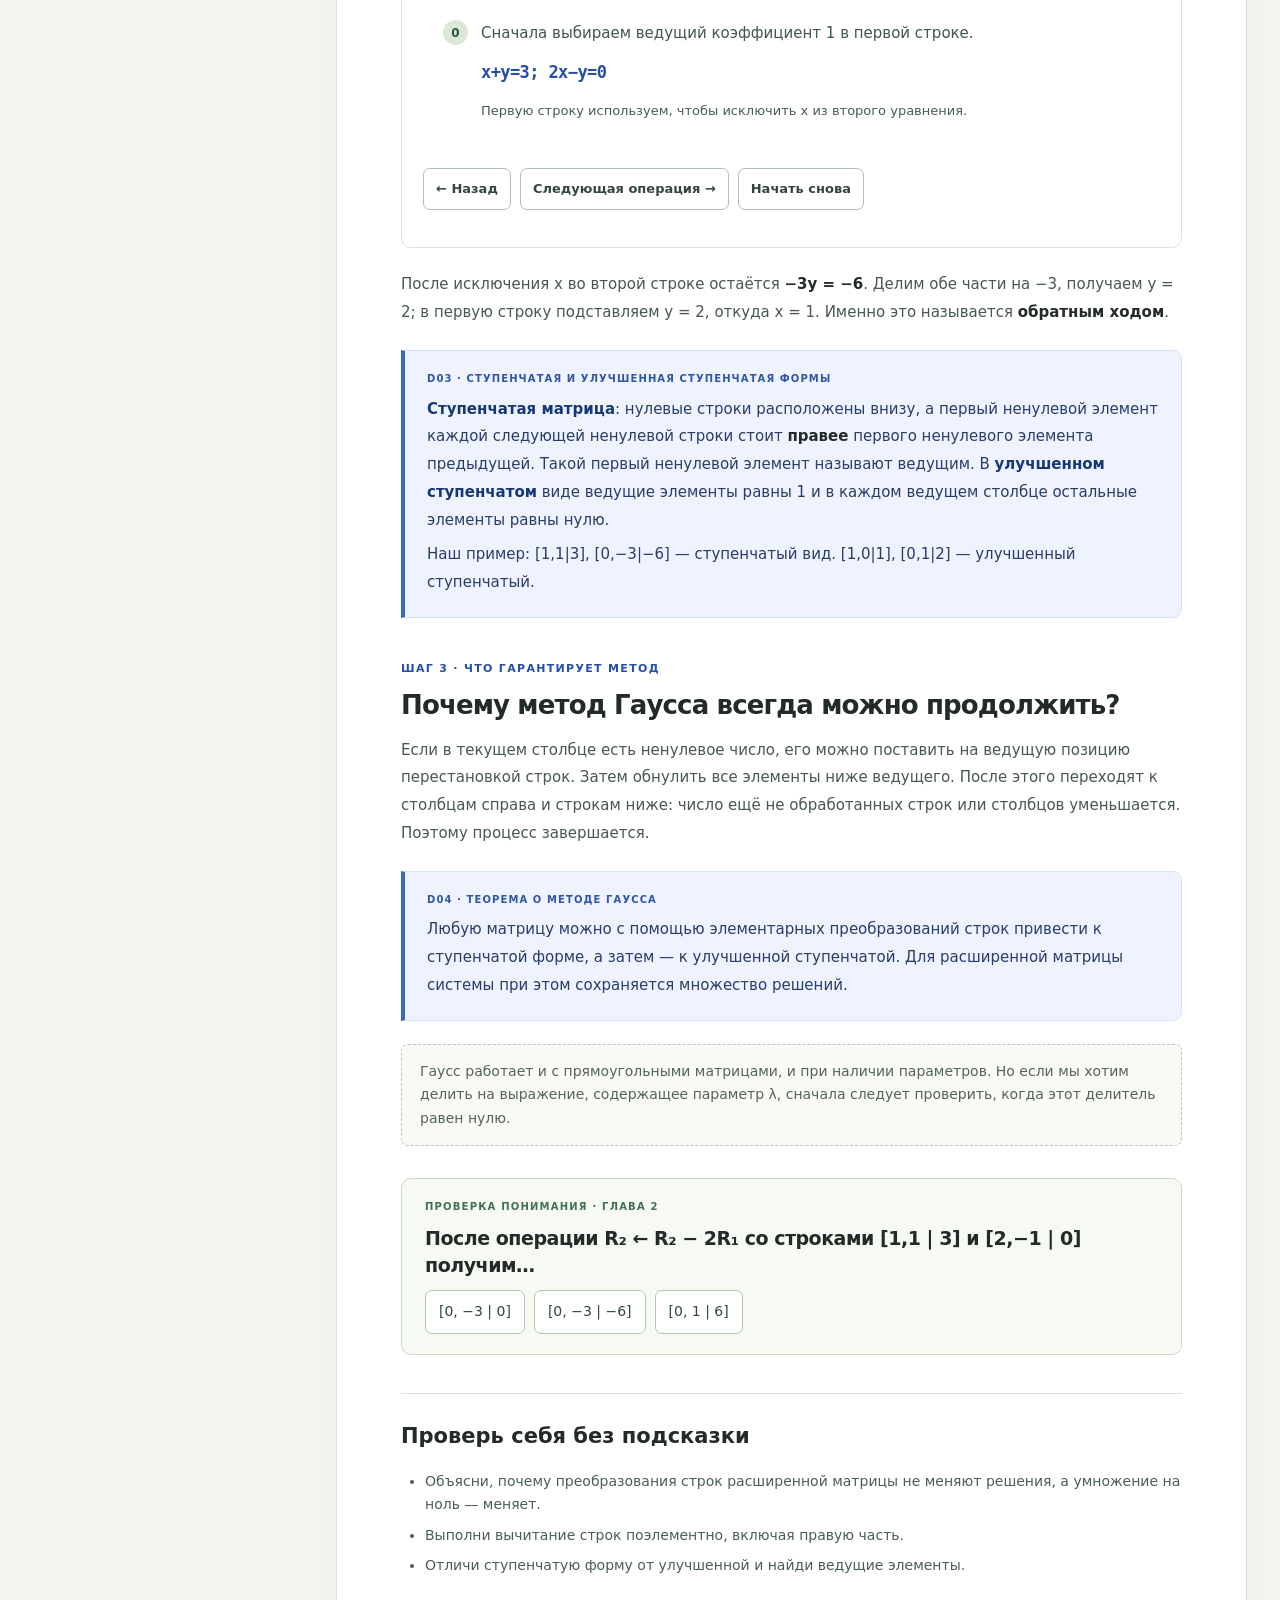
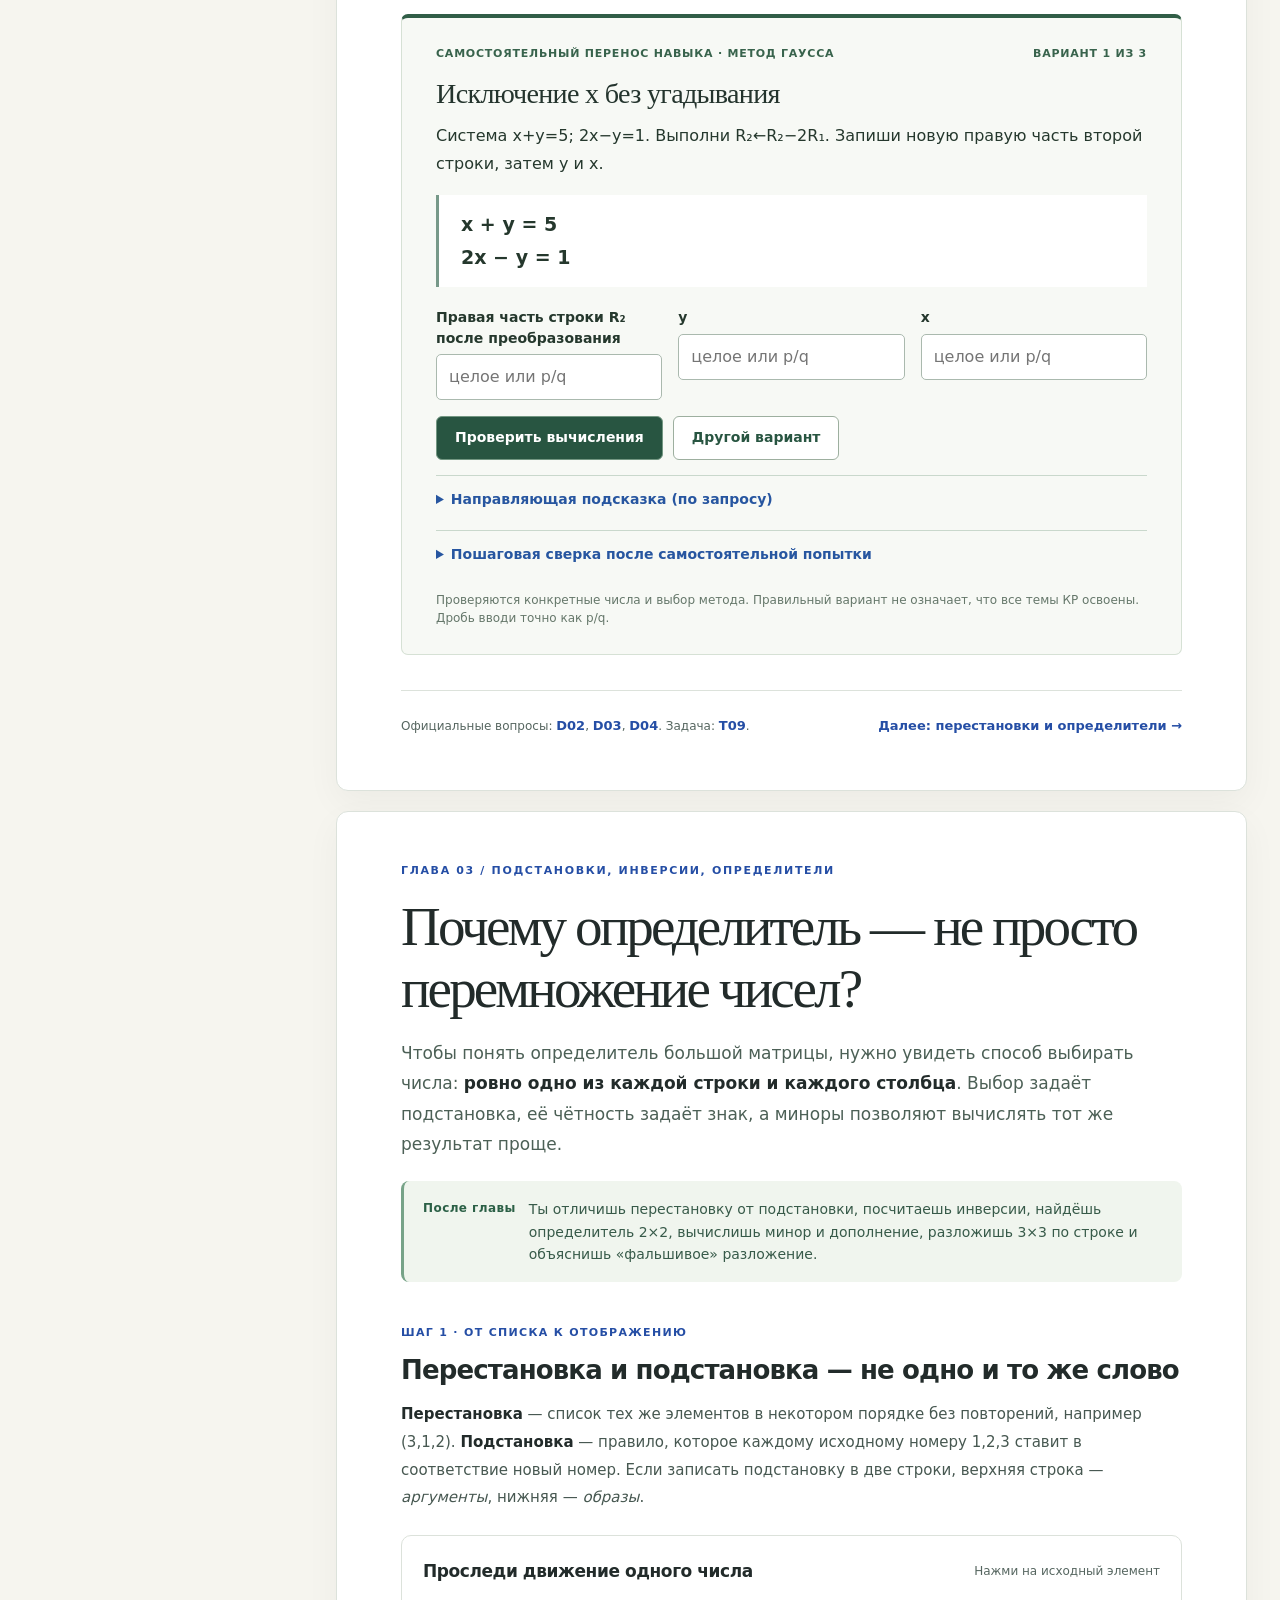
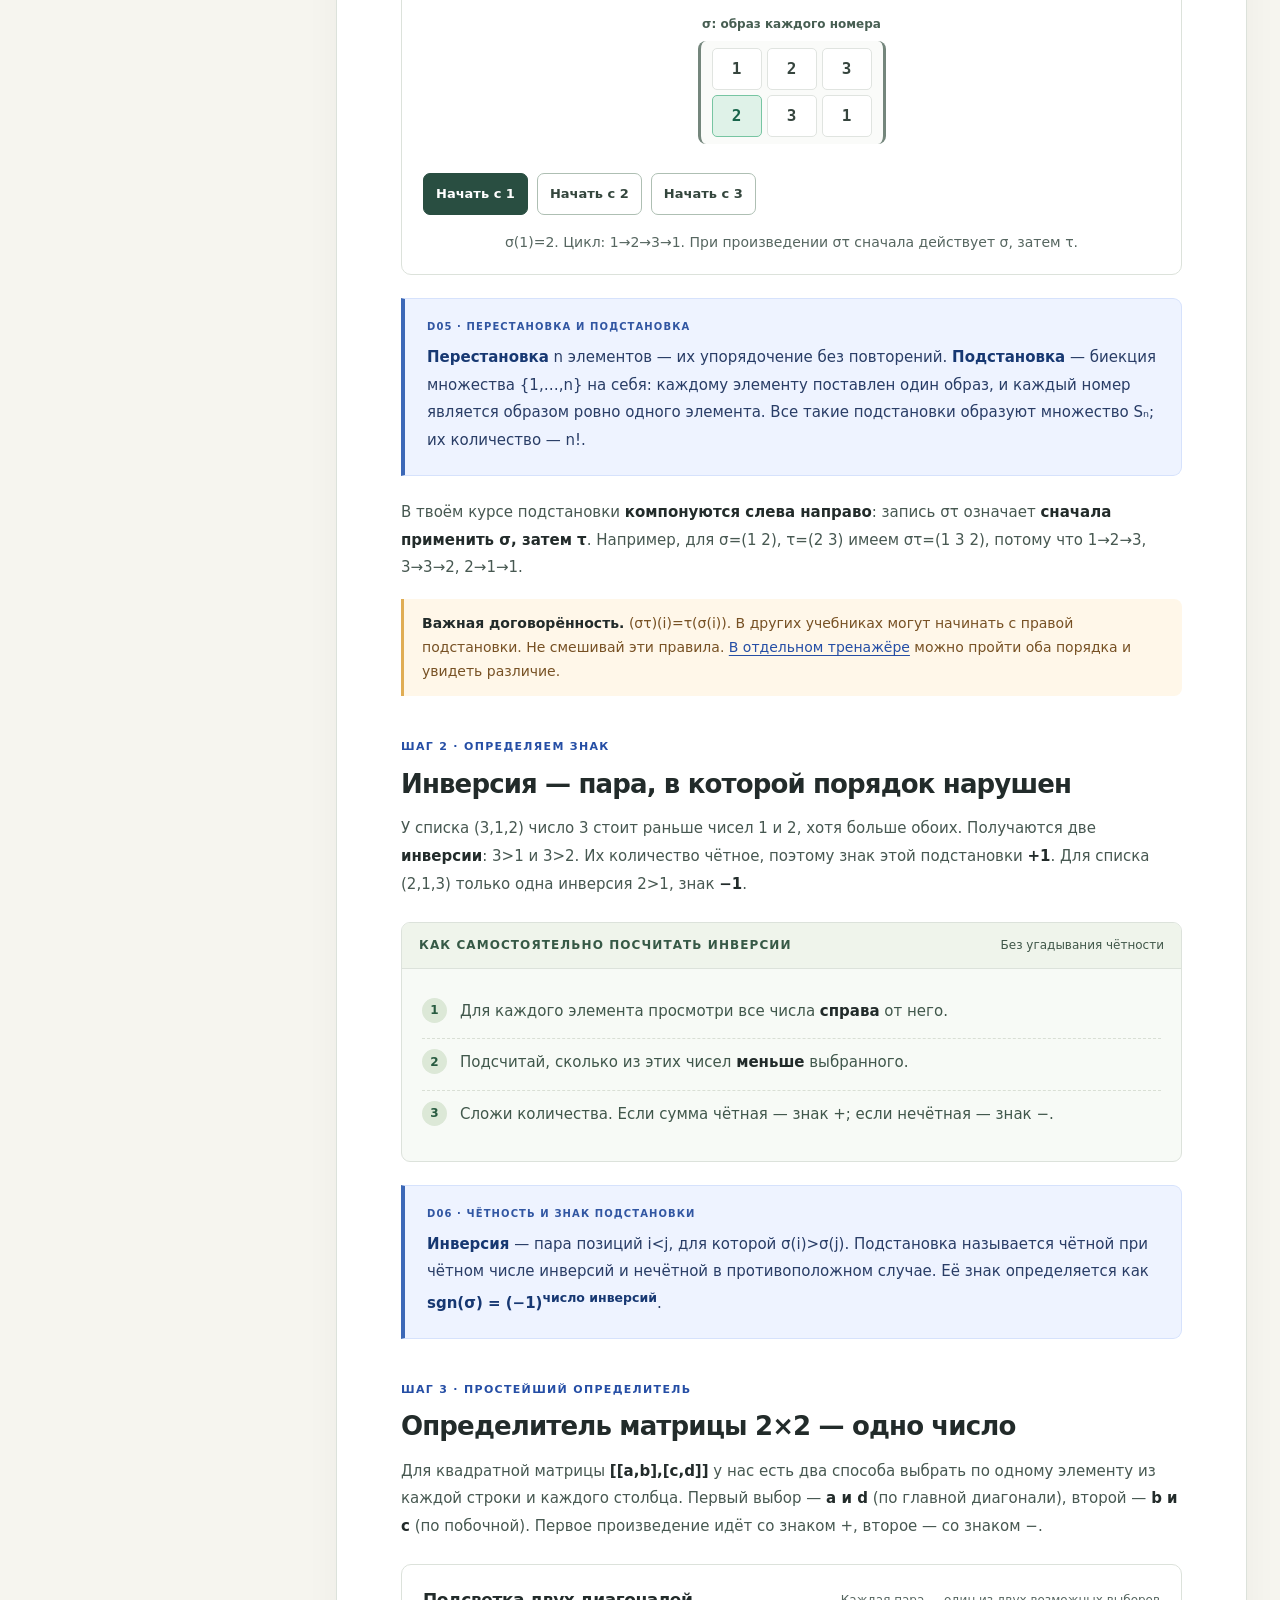
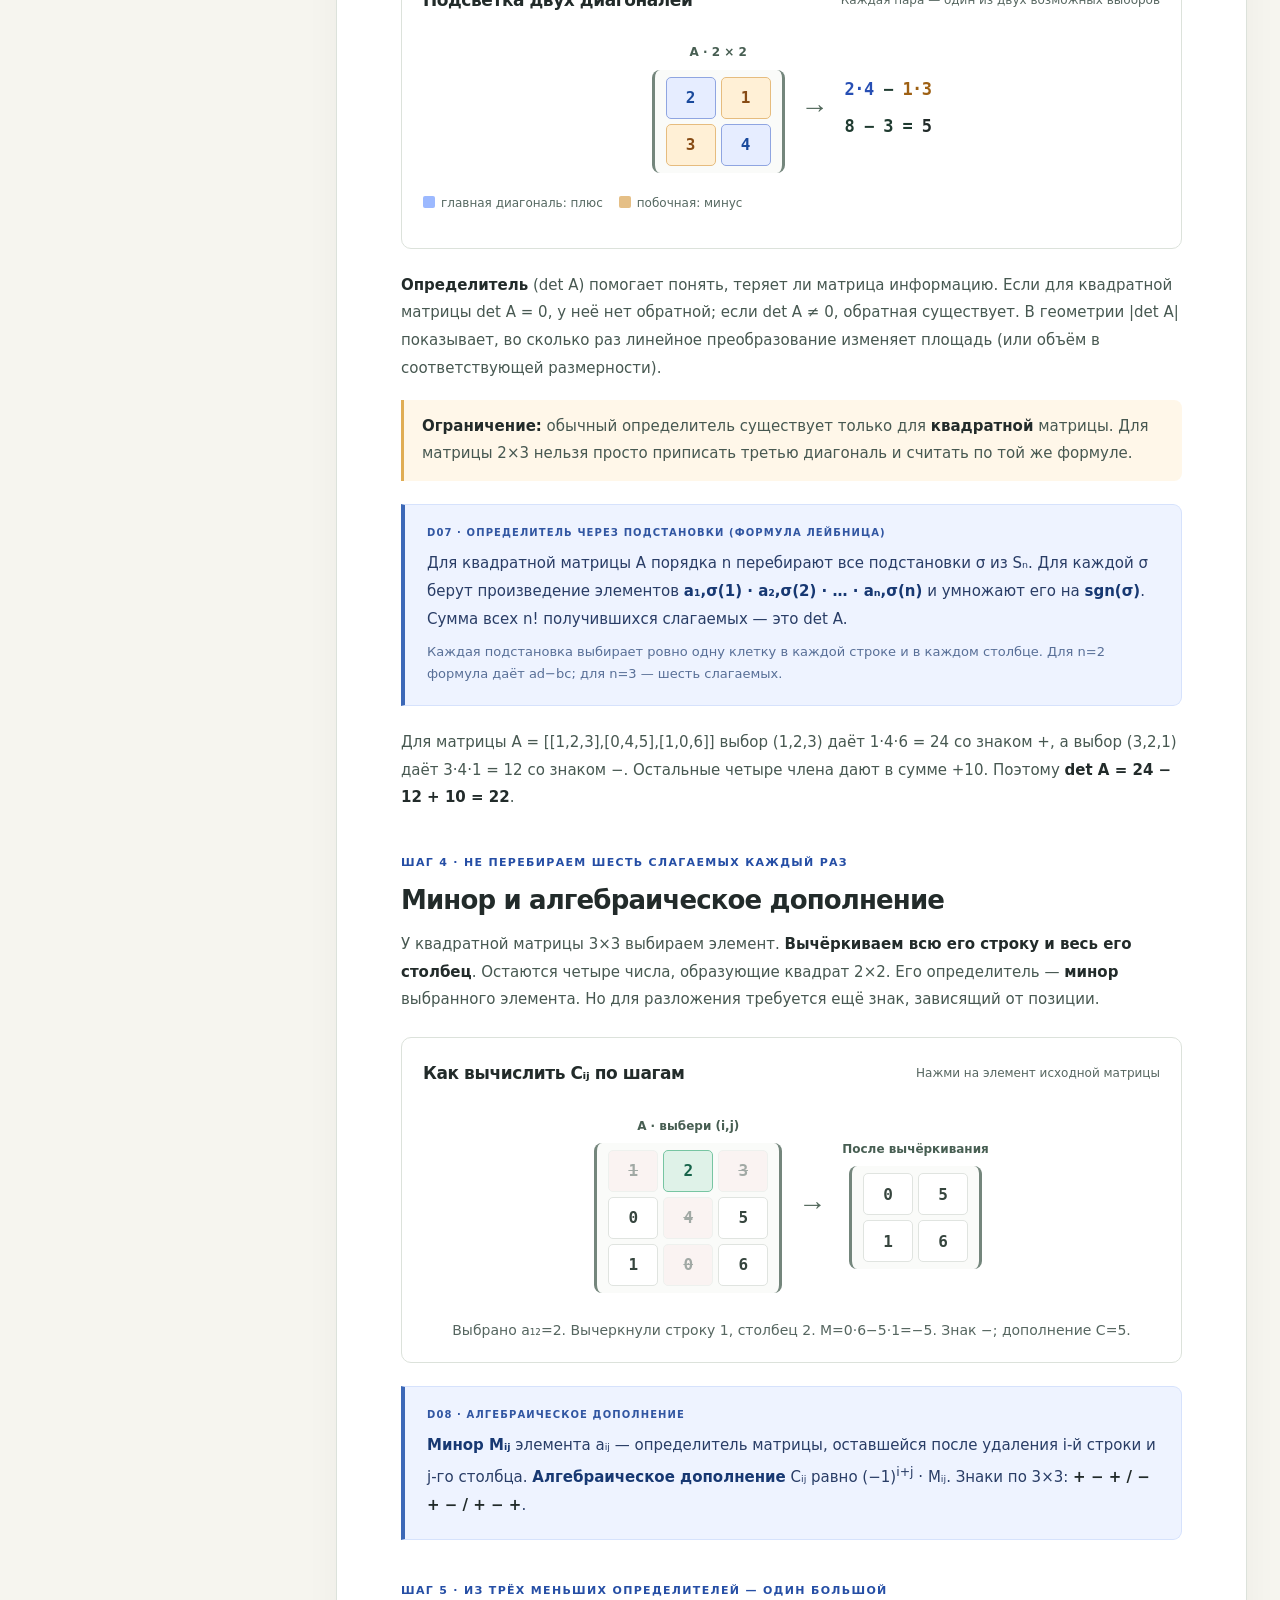
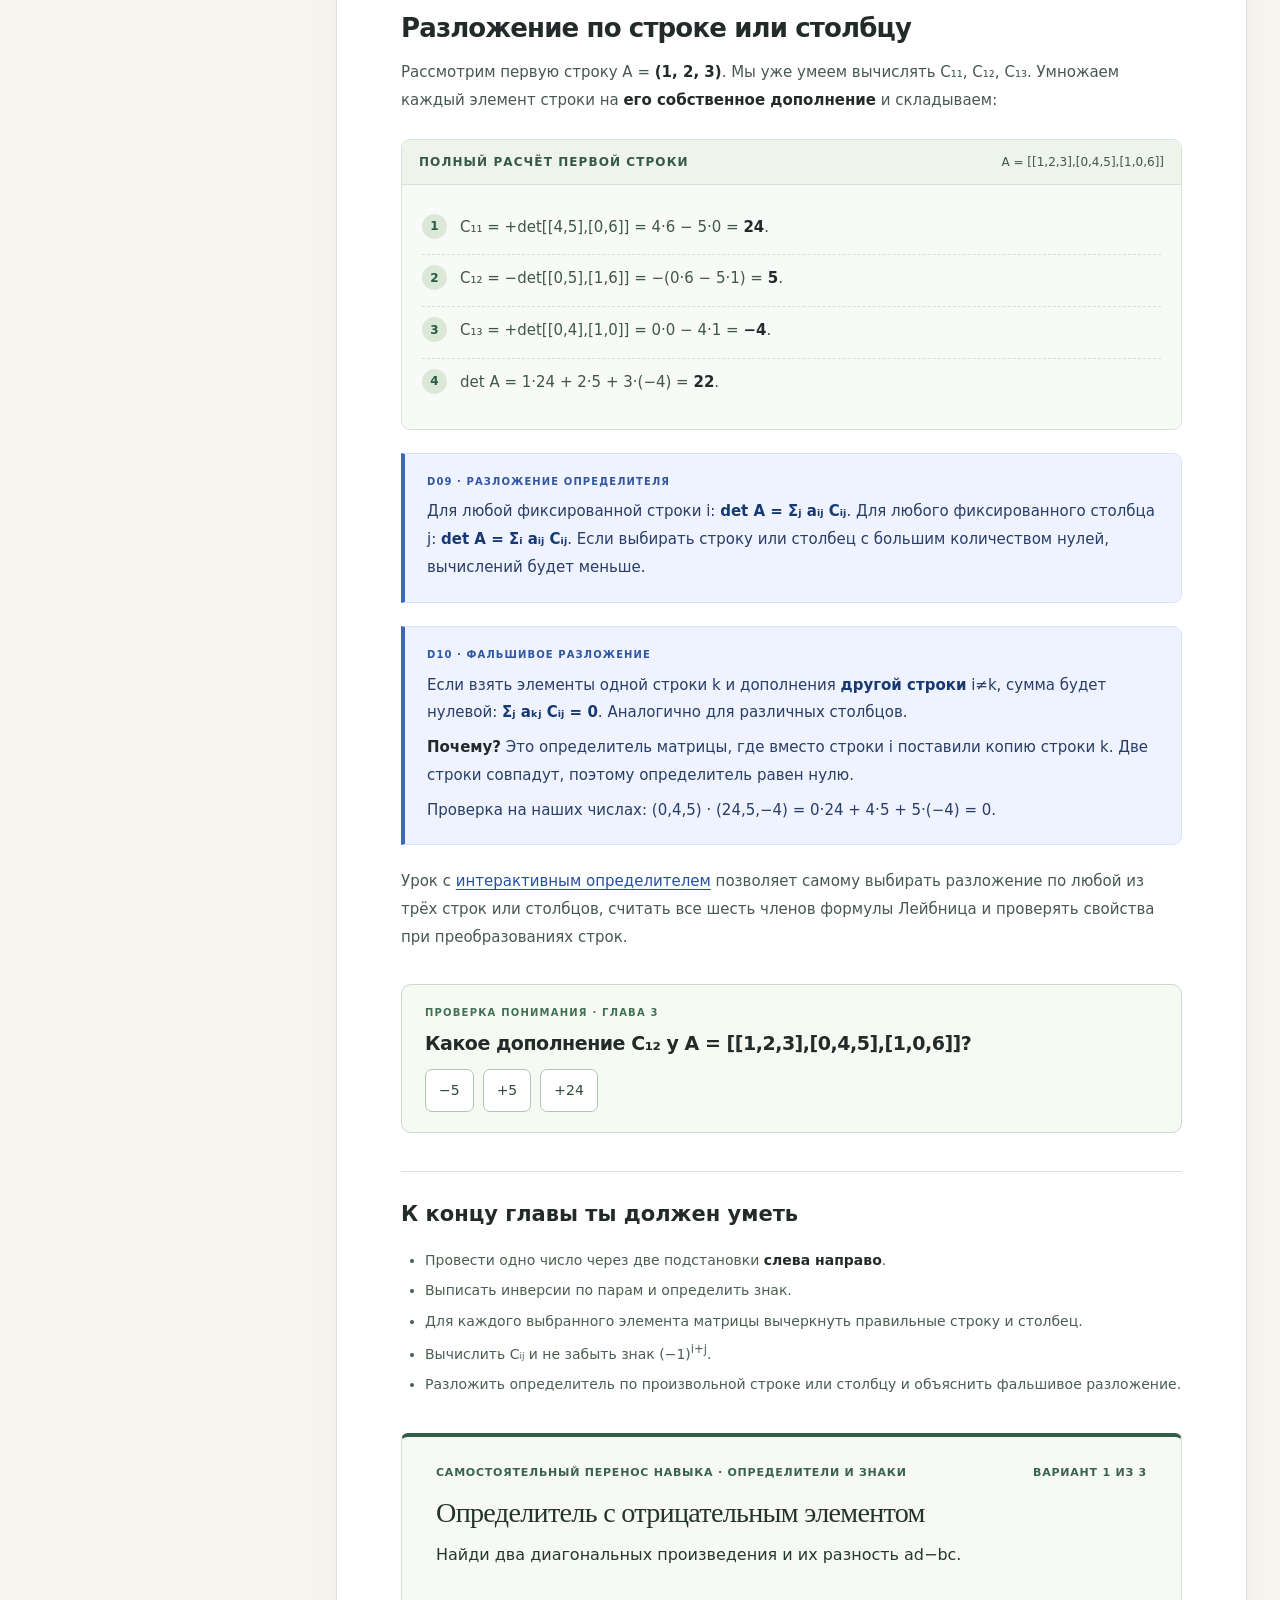
<file: definitions.html>
<!doctype html>
<html lang="ru">
<head>
<meta charset="utf-8">
<meta name="viewport" content="width=device-width,initial-scale=1">
<meta name="description" content="Линейная алгебра с нуля к КР №1: настоящий пошаговый учебник с определениями, диаграммами, интерактивными вычислениями, доказательствами и задачами.">
<meta name="theme-color" content="#f6f5ef">
<title>Линейная алгебра с нуля — последовательный учебник · КР №1</title>
<link rel="stylesheet" href="./assets/learn.css">
<link rel="stylesheet" href="./assets/chapter7.css">
<link rel="stylesheet" href="./assets/transfer.css">
<link rel="icon" href="./favicon.svg" type="image/svg+xml">
</head>
<body>
<header class="site-nav">
  <a href="./" class="site-brand"><span class="brand-icon">A</span> алгебра / КР №1</a>
  <nav class="site-links" aria-label="Разделы сайта">
    <a href="./" >Главная</a>
    <a href="./definitions.html" class="active" aria-current="page">Учебник с нуля</a>
    <a href="./syllabus.html">Все 62 пункта</a>
    <a href="./practice.html">Практика на новых числах</a>
    <a href="./problems.html">Задачи</a>
    <a href="./proofs.html">Доказательства</a>
  </nav>
</header>
<div class="course-layout">
  <aside class="nav-panel" aria-label="Маршрут обучения">
    <div class="nav-title">Учебный маршрут</div>
    <nav class="course-nav" id="course-nav">
      <a href="#chapter-0"><span class="num">01</span><span>Матрицы: что означают числа и индексы</span></a>
      <a href="#chapter-1"><span class="num">02</span><span>Гаусс: почему разрешено менять строки</span></a>
      <a href="#chapter-2"><span class="num">03</span><span>Подстановки и определители</span></a>
      <a href="#chapter-3"><span class="num">04</span><span>Крамер, adj и обратная матрица</span></a>
      <a href="#chapter-4"><span class="num">05</span><span>Ранг и линейная зависимость</span></a>
      <a href="#chapter-5"><span class="num">06</span><span>Кронекер — Капелли и СЛАУ</span></a>
      <a href="#chapter-6"><span class="num">07</span><span>LU, разложения, рекурсии и практика</span></a>
    </nav>
    <div class="side-status">Мини-проверки: <b id="chapter-progress">0/7</b> правильных ответов <small>Это не показатель освоения всех глав.</small></div>
    <div class="side-milestones">Новые самостоятельные задания: <b id="transfer-progress">0/8</b>. Навыки и готовность к КР оцениваются отдельно.</div>
    <div class="side-note">Новая тема вводится через <strong>действие → объяснение → определение → проверку</strong>. Полные теоретические доказательства и официальный перечень доступны по ссылкам внутри глав.</div>
  </aside>
  <main class="course-body">
    <section class="hero" aria-labelledby="course-title">
      <div class="eyebrow">Реальный учебник · от первого знакомства до контрольной</div>
      <h1 id="course-title">Понять <em>как работает</em> алгебра.</h1>
      <p>Здесь не нужно знать, что такое <strong>минор, ранг, определитель или adj(A)</strong> заранее. Каждое новое понятие возникает из конкретной задачи, а затем получает строгое определение. Строки и столбцы выделяются, вычисления показываются по шагам, ограничения объясняются на ошибочных примерах.</p>
      <div class="hero-actions">
        <a class="btn primary" href="#chapter-0">Начать с первой главы <span aria-hidden="true">→</span></a>
        <a class="btn" id="resume-chapter" href="#chapter-0" hidden>Продолжить с последней главы →</a>
        <a class="btn" href="./syllabus.html">Список всех 62 вопросов</a>
        <a class="btn" href="./textbook.html">Формальные доказательства</a>
      </div>
      <div class="hero-structure">
        <div><span>01</span><strong>Увидеть</strong><small>Что меняется на рисунке?</small></div>
        <div><span>02</span><strong>Посчитать</strong><small>Откуда взялось число?</small></div>
        <div><span>03</span><strong>Обобщить</strong><small>Когда формула работает?</small></div>
      </div>
    </section>

    <section class="chapter" id="chapter-0" aria-labelledby="ch0-title">
      <div class="chapter-head">
        <div class="chapter-number">Глава 01 / Матрицы и операции</div>
        <h2 id="ch0-title">Сначала научимся читать матрицу.</h2>
        <p class="chapter-intro">Перед тем как умножать или транспонировать таблицы, нужно договориться, что называется строкой, столбцом, размером и элементом. Без этих четырёх слов индексы в определениях выглядят бессмысленно.</p>
        <div class="outcome"><b>После главы</b><span>Ты определишь размеры, найдёшь любой элемент по индексам, сам умножишь две матрицы, объяснишь ограничение размеров и транспонируешь матрицу без угадывания.</span></div>
      </div>
      <div class="concept">
        <div class="micro">Шаг 1 · Куда смотреть</div>
        <h3>Матрица — прямоугольная таблица чисел</h3>
        <p>Возьмём обычную таблицу с шестью числами. Горизонтальные группы называют <strong>строками</strong>, вертикальные — <strong>столбцами</strong>. Первый индекс обозначает <strong>номер строки</strong>, второй — <strong>номер столбца</strong>. Нумерация начинается с единицы.</p>
        <div class="visual">
          <div class="visual-head"><h4>Прочитай положение числа</h4><small>Нажми на любую клетку</small></div>
          <div class="matrix-row"><div class="mat-wrap"><div class="mat-label">Матрица A · 2 строки × 3 столбца</div><div class="mat" style="--cols:3" id="base-matrix">
            <button class="v" type="button" data-i="0" data-j="0">1</button><button class="v" type="button" data-i="0" data-j="1">2</button><button class="v" type="button" data-i="0" data-j="2">3</button>
            <button class="v" type="button" data-i="1" data-j="0">4</button><button class="v" type="button" data-i="1" data-j="1">5</button><button class="v" type="button" data-i="1" data-j="2">6</button>
          </div></div></div>
          <div class="visual-note" id="base-explain" aria-live="polite">Для числа 6: вторая строка, третий столбец → a₂₃ = 6.</div>
        </div>
        <div class="formal"><div class="formal-head">Первое рабочее определение</div><p><em>Матрица размера m × n</em> — таблица из m строк и n столбцов. Её элемент на пересечении строки i и столбца j обозначают aᵢⱼ. Индексы i и j — адрес числа в таблице, а не операции умножения.</p></div>
        <p class="why"><strong>Почему 2 × 3, а не 3 × 2?</strong> Первым пишем число строк. Для A это две горизонтальные группы по три числа, значит размер 2 × 3. Именно эту информацию далее использует правило умножения.</p>
      </div>
      <div class="concept">
        <div class="micro">Шаг 2 · Операция по парам</div>
        <h3>Умножение: сначала строка, затем столбец</h3>
        <p>Пусть у нас есть A размера <strong>2 × 3</strong> и B размера <strong>3 × 2</strong>. Чтобы найти одно число в произведении C = AB, берём <strong>одну строку A</strong> и <strong>один столбец B</strong>. Накладываем их как два списка одинаковой длины; элементы на одинаковых позициях перемножаем, а произведения складываем.</p>
        <div class="visual" id="multiply-visual">
          <div class="visual-head"><h4>Где берётся каждый элемент C?</h4><small>Выбирай зелёную клетку результата и раскрывай сумму</small></div>
          <div class="matrix-row">
            <div class="mat-wrap"><div class="mat-label">A · 2 × 3</div><div class="mat" style="--cols:3" id="mul-A"></div></div>
            <span class="symbol-op">×</span>
            <div class="mat-wrap"><div class="mat-label">B · 3 × 2</div><div class="mat" style="--cols:2" id="mul-B"></div></div>
            <span class="symbol-op">=</span>
            <div class="mat-wrap"><div class="mat-label">C · 2 × 2</div><div class="mat" style="--cols:2" id="mul-C"></div></div>
          </div>
          <div class="key"><span><i class="blue"></i>выбранная строка A</span><span><i class="amber"></i>столбец B</span><span><i class="green"></i>клетка C</span></div>
          <div class="work-step"><span class="step-num">1</span><div><p id="mul-step-text">Выбрали строку 1 и столбец 1.</p><span class="mathline" id="mul-equation">1·7 + 2·9 + 3·11 = 58</span></div></div>
          <div class="controlbar"><button type="button" id="mul-next">Следующий промежуточный шаг →</button><button type="button" id="mul-restart">Сначала</button></div>
          <p class="visual-note" id="mul-hint" aria-live="polite">Каждая клетка вычисляется независимо; попробуй выбрать C₁₂.</p>
        </div>
        <div class="worked">
          <div class="worked-header"><strong>Разбор c₁₂ без формулы</strong><span>Первая строка × второй столбец</span></div>
          <div class="worked-body">
            <div class="work-step"><span class="step-num">1</span><p>Выбираем строку 1 из A: <strong>(1, 2, 3)</strong>.</p></div>
            <div class="work-step"><span class="step-num">2</span><p>Выбираем столбец 2 из B: <strong>(8, 10, 12)</strong>.</p></div>
            <div class="work-step"><span class="step-num">3</span><p>Сопоставляем числа на одинаковых позициях: <strong>1·8, 2·10, 3·12</strong>.</p></div>
            <div class="work-step"><span class="step-num">4</span><p>Складываем: <strong>8 + 20 + 36 = 64</strong>. Получается <strong>c₁₂ = 64</strong>.</p></div>
          </div>
        </div>
        <div class="formal" id="D01"><div class="formal-head">D01 · Строгое определение умножения</div><p>Для A размера m × p и B размера p × n произведение C = AB имеет размер m × n. Его элемент cᵢⱼ равен сумме <em>cᵢⱼ = aᵢ₁b₁ⱼ + aᵢ₂b₂ⱼ + … + aᵢₚbₚⱼ</em>. Запись Σ означает сложение всех p попарных произведений.</p><div class="symbols">i — номер строки A; j — номер столбца B; k пробегает позиции от 1 до p.</div></div>
      </div>
      <div class="concept">
        <div class="micro">Шаг 3 · Зачем нужно ограничение</div>
        <h3>Почему нельзя умножить матрицы любых размеров?</h3>
        <p>Мы соединяем <strong>строку</strong> первой матрицы со <strong>столбцом</strong> второй. У них должно быть <em>одинаковое количество элементов</em>. Если в строке три числа, а в столбце два, третьему числу строки просто не с чем составить пару.</p>
        <div class="visual">
          <div class="visual-head"><h4>Проверь два случая</h4><small>Сравни длину списков</small></div>
          <div class="controlbar"><button type="button" id="size-ok" aria-pressed="true">A 2×3, B 3×2</button><button type="button" id="size-bad" aria-pressed="false">A 2×3, B 2×2</button></div>
          <div id="size-visual" class="visual-note" aria-live="polite"><strong>Совместимо:</strong> в строке A три элемента, в столбце B — тоже три.</div>
        </div>
        <p>Если обозначить размеры как A: n × p, B: q × m (четыре буквы), то придётся наложить условие <strong>p = q</strong>. Эти две размерности не независимы, поэтому их удобно сразу обозначить одной буквой p. Остаются три независимых размера: <strong>(n × p) · (p × m) → (n × m)</strong>.</p>
        <div class="why"><strong>Ещё одна ловушка:</strong> даже когда оба произведения AB и BA существуют, обычно AB ≠ BA. Перестановка порядка меняет, какие строки и столбцы сопоставляются.</div>
      </div>
      <div class="concept">
        <div class="micro">Шаг 4 · Перенос без арифметики</div>
        <h3>Транспонирование: поменять строки и столбцы</h3>
        <p><strong>Транспонировать A</strong> — записать её первую строку как первый столбец новой матрицы, вторую строку как второй столбец и так далее. Никакого сложения или умножения нет: числа просто получают новые адреса. Обозначение — Aᵀ.</p>
        <div class="visual" id="transpose-visual">
          <div class="visual-head"><h4>Куда переехало конкретное число?</h4><small>Нажми на любую клетку исходной матрицы</small></div>
          <div class="matrix-row">
            <div class="mat-wrap"><div class="mat-label">A · 2 × 3</div><div class="mat" style="--cols:3" id="tr-A"></div></div>
            <span class="symbol-op">→</span>
            <div class="mat-wrap"><div class="mat-label">Aᵀ · 3 × 2</div><div class="mat" style="--cols:2" id="tr-T"></div></div>
          </div>
          <div class="visual-note" id="tr-caption" aria-live="polite">Выбрано число 6: адрес (2,3) меняется на (3,2). Значение не меняется.</div>
        </div>
        <div class="formal"><div class="formal-head">Строгая запись транспонирования</div><p>У A размера m × n транспонированная Aᵀ имеет размер n × m и <em>(Aᵀ)ⱼᵢ = aᵢⱼ</em>. Операция похожа на отражение таблицы относительно главной диагонали, а не на поворот на 180°.</p></div>
        <p>Если транспонировать матрицу ещё раз, каждый адрес (i, j) снова станет (i, j). Поэтому <strong>(Aᵀ)ᵀ = A</strong>.</p>
      </div>
      <div class="quickcheck" data-check="matrix">
        <div class="qhead">Проверка понимания · глава 1</div>
        <h4>Матрица A имеет размер 4×3, B — 3×2. Какой размер у AB?</h4>
        <div class="choices"><button type="button" data-answer="bad">3×3</button><button type="button" data-answer="yes">4×2</button><button type="button" data-answer="bad">4×3</button></div>
        <div class="feedback" hidden aria-live="polite"></div>
      </div>
      <div class="summary"><h3>Что теперь должно получаться без подсказок</h3><ul><li>Найти a₂₃ в прямоугольной таблице и объяснить оба индекса.</li><li>Взять строку из A и столбец из B, выписать пары и сложить произведения.</li><li>Объяснить несовместимые размеры без фразы «такое правило».</li><li>Перенести aᵢⱼ в Aᵀ и объяснить изменение размера.</li></ul></div>
      <div class="chapter-next"><span class="chapter-footer">Официальные вопросы: <a href="./textbook.html#D01">D01</a>, доказательство <a href="./proofs.html#P01">P01</a>.</span><a href="#chapter-1">Далее: метод Гаусса →</a></div>
    </section>

    <section class="chapter" id="chapter-1" aria-labelledby="ch1-title">
      <div class="chapter-head">
        <div class="chapter-number">Глава 02 / Элементарные преобразования и Гаусс</div>
        <h2 id="ch1-title">Как убрать неизвестную и не потерять решение?</h2>
        <p class="chapter-intro">Метод Гаусса кажется набором манипуляций со строками. Но строка расширенной матрицы — это просто одно уравнение. Увидим, какие действия сохраняют его решения и почему в результате появляются «ступеньки».</p>
        <div class="outcome"><b>После главы</b><span>Ты сможешь записать систему в виде матрицы, выполнять три разрешённых преобразования, получать ступенчатый вид и находить решение обратным ходом.</span></div>
      </div>
      <div class="concept">
        <div class="micro">Шаг 1 · От уравнений к таблице</div>
        <h3>Зачем здесь строки?</h3>
        <p>Возьмём систему <strong>x + y = 3</strong> и <strong>2x − y = 0</strong>. В обеих строках сначала стоит коэффициент при x, затем при y, а после вертикальной черты — правая часть.</p>
        <div class="visual">
          <div class="visual-head"><h4>Одно уравнение = одна строка</h4><small>Черта отделяет свободный член</small></div>
          <div class="matrix-row">
            <div class="mat-wrap"><div class="mat-label">Обычная запись</div><span class="mathline">x + y = 3<br>2x − y = 0</span></div>
            <span class="symbol-op">→</span>
            <div class="mat-wrap"><div class="mat-label">Расширенная матрица</div><div class="mat" style="--cols:3">
              <span class="v">1</span><span class="v">1</span><span class="v focus">3</span>
              <span class="v">2</span><span class="v">−1</span><span class="v focus">0</span>
            </div></div>
          </div><p class="visual-note">В расширенной матрице A|b последний столбец — правая часть b. Сами неизвестные не исчезли: известен порядок столбцов x, y.</p>
        </div>
        <p>Наша цель — уничтожить коэффициент 2 под первым x во втором уравнении, чтобы осталось только y. Для этого вычтем из второй строки удвоенную первую: <strong>R₂ ← R₂ − 2R₁</strong>.</p>
        <div class="worked">
          <div class="worked-header"><strong>Преобразование одной строки, поэлементно</strong><span>Не пропускаем столбец с правой частью</span></div>
          <div class="worked-body">
            <div class="work-step"><span class="step-num">1</span><p>Первый столбец: <strong>2 − 2·1 = 0</strong> — коэффициент при x уничтожен.</p></div>
            <div class="work-step"><span class="step-num">2</span><p>Второй столбец: <strong>−1 − 2·1 = −3</strong>.</p></div>
            <div class="work-step"><span class="step-num">3</span><p>Правая часть: <strong>0 − 2·3 = −6</strong>.</p></div>
            <div class="work-step"><span class="step-num">4</span><p>Новая вторая строка: <strong>[0, −3 | −6]</strong> или уравнение <strong>−3y = −6</strong>.</p></div>
          </div>
        </div>
        <div class="formal" id="D02"><div class="formal-head">D02 · Элементарные преобразования строк</div>
          <p>Разрешены три вида операций: <em>(1)</em> поменять две строки местами; <em>(2)</em> умножить строку на ненулевое число; <em>(3)</em> прибавить к строке другую строку, умноженную на любое число. Если преобразуем расширенную матрицу системы, эти действия не меняют множество её решений.</p>
        </div>
        <div class="why"><strong>Почему нельзя умножить строку на ноль?</strong> Уравнение x = 1 превратится в 0 = 0. Мы потеряем информацию x = 1 и получим лишние решения. Поэтому множитель во второй операции должен быть <strong>ненулевым</strong>.</div>
      </div>
      <div class="concept">
        <div class="micro">Шаг 2 · Одна операция за раз</div>
        <h3>Приведём систему к ступенчатому виду</h3>
        <div class="visual" id="gauss-demo">
          <div class="visual-head"><h4>Метод Гаусса на нашей системе</h4><small>Листай операции и сравнивай строки</small></div>
          <div class="matrix-row"><div class="mat-wrap"><div class="mat-label" id="gauss-label">Исходная матрица</div><div class="mat" id="gauss-matrix" style="--cols:3"></div></div></div>
          <div class="worked-body"><div class="work-step"><span class="step-num" id="gauss-count">0</span><div><p id="gauss-operation">Сначала выбираем первую ненулевую клетку в первом столбце.</p><span class="mathline blue" id="gauss-equation">[1, 1 | 3] и [2, −1 | 0]</span><small id="gauss-why">Поскольку слева сверху стоит 1, можем использовать первую строку для исключения x.</small></div></div></div>
          <div class="controlbar"><button type="button" id="gauss-prev">← Назад</button><button type="button" id="gauss-next">Следующая операция →</button><button type="button" id="gauss-reset">Начать снова</button></div>
        </div>
        <p>После исключения x во второй строке остаётся <strong>−3y = −6</strong>. Делим обе части на −3, получаем y = 2; в первую строку подставляем y = 2, откуда x = 1. Именно это называется <strong>обратным ходом</strong>.</p>
        <div class="formal" id="D03"><div class="formal-head">D03 · Ступенчатая и улучшенная ступенчатая формы</div>
          <p><em>Ступенчатая матрица</em>: нулевые строки расположены внизу, а первый ненулевой элемент каждой следующей ненулевой строки стоит <strong>правее</strong> первого ненулевого элемента предыдущей. Такой первый ненулевой элемент называют ведущим. В <em>улучшенном ступенчатом</em> виде ведущие элементы равны 1 и в каждом ведущем столбце остальные элементы равны нулю.</p>
          <p class="symbols">Наш пример: [1,1|3], [0,−3|−6] — ступенчатый вид. [1,0|1], [0,1|2] — улучшенный ступенчатый.</p>
        </div>
      </div>
      <div class="concept">
        <div class="micro">Шаг 3 · Что гарантирует метод</div>
        <h3>Почему метод Гаусса всегда можно продолжить?</h3>
        <p>Если в текущем столбце есть ненулевое число, его можно поставить на ведущую позицию перестановкой строк. Затем обнулить все элементы ниже ведущего. После этого переходят к столбцам справа и строкам ниже: число ещё не обработанных строк или столбцов уменьшается. Поэтому процесс завершается.</p>
        <div class="formal" id="D04"><div class="formal-head">D04 · Теорема о методе Гаусса</div>
          <p>Любую матрицу можно с помощью элементарных преобразований строк привести к ступенчатой форме, а затем — к улучшенной ступенчатой. Для расширенной матрицы системы при этом сохраняется множество решений.</p>
        </div>
        <div class="note">Гаусс работает и с прямоугольными матрицами, и при наличии параметров. Но если мы хотим делить на выражение, содержащее параметр λ, сначала следует проверить, когда этот делитель равен нулю.</div>
        <div class="quickcheck" data-check="gauss">
          <div class="qhead">Проверка понимания · глава 2</div>
          <h4>После операции R₂ ← R₂ − 2R₁ со строками [1,1 | 3] и [2,−1 | 0] получим…</h4>
          <div class="choices"><button type="button" data-answer="bad">[0, −3 | 0]</button><button type="button" data-answer="yes">[0, −3 | −6]</button><button type="button" data-answer="bad">[0, 1 | 6]</button></div>
          <div class="feedback" hidden aria-live="polite"></div>
        </div>
      </div>
      <div class="summary"><h3>Проверь себя без подсказки</h3><ul><li>Объясни, почему преобразования строк расширенной матрицы не меняют решения, а умножение на ноль — меняет.</li><li>Выполни вычитание строк поэлементно, включая правую часть.</li><li>Отличи ступенчатую форму от улучшенной и найди ведущие элементы.</li></ul></div>
      <div class="chapter-next"><span class="chapter-footer">Официальные вопросы: <a href="./textbook.html#D02">D02</a>, <a href="./textbook.html#D03">D03</a>, <a href="./textbook.html#D04">D04</a>. Задача: <a href="./problems.html#T09">T09</a>.</span><a href="#chapter-2">Далее: перестановки и определители →</a></div>
    </section>

    <section class="chapter" id="chapter-2" aria-labelledby="ch2-title">
      <div class="chapter-head">
        <div class="chapter-number">Глава 03 / Подстановки, инверсии, определители</div>
        <h2 id="ch2-title">Почему определитель — не просто перемножение чисел?</h2>
        <p class="chapter-intro">Чтобы понять определитель большой матрицы, нужно увидеть способ выбирать числа: <strong>ровно одно из каждой строки и каждого столбца</strong>. Выбор задаёт подстановка, её чётность задаёт знак, а миноры позволяют вычислять тот же результат проще.</p>
        <div class="outcome"><b>После главы</b><span>Ты отличишь перестановку от подстановки, посчитаешь инверсии, найдёшь определитель 2×2, вычислишь минор и дополнение, разложишь 3×3 по строке и объяснишь «фальшивое» разложение.</span></div>
      </div>
      <div class="concept">
        <div class="micro">Шаг 1 · От списка к отображению</div>
        <h3>Перестановка и подстановка — не одно и то же слово</h3>
        <p><strong>Перестановка</strong> — список тех же элементов в некотором порядке без повторений, например (3,1,2). <strong>Подстановка</strong> — правило, которое каждому исходному номеру 1,2,3 ставит в соответствие новый номер. Если записать подстановку в две строки, верхняя строка — <em>аргументы</em>, нижняя — <em>образы</em>.</p>
        <div class="visual">
          <div class="visual-head"><h4>Проследи движение одного числа</h4><small>Нажми на исходный элемент</small></div>
          <div class="matrix-row"><div class="mat-wrap"><div class="mat-label">σ: образ каждого номера</div><div class="mat" style="--cols:3"><span class="v">1</span><span class="v">2</span><span class="v">3</span><span class="v sel-h">2</span><span class="v">3</span><span class="v">1</span></div></div></div>
          <div class="controlbar" id="permutation-points"><button type="button" data-p="1" aria-pressed="true">Начать с 1</button><button type="button" data-p="2">Начать с 2</button><button type="button" data-p="3">Начать с 3</button></div>
          <div class="visual-note" id="permutation-caption" aria-live="polite">σ(1)=2: число 1 перешло в 2. Затем 2→3, 3→1: это цикл (1 2 3).</div>
        </div>
        <div class="formal" id="D05"><div class="formal-head">D05 · Перестановка и подстановка</div><p><em>Перестановка</em> n элементов — их упорядочение без повторений. <em>Подстановка</em> — биекция множества {1,…,n} на себя: каждому элементу поставлен один образ, и каждый номер является образом ровно одного элемента. Все такие подстановки образуют множество Sₙ; их количество — n!.</p></div>
        <p>В твоём курсе подстановки <strong>компонуются слева направо</strong>: запись στ означает <strong>сначала применить σ, затем τ</strong>. Например, для σ=(1 2), τ=(2 3) имеем στ=(1 3 2), потому что 1→2→3, 3→3→2, 2→1→1.</p>
        <div class="why"><strong>Важная договорённость.</strong> (στ)(i)=τ(σ(i)). В других учебниках могут начинать с правой подстановки. Не смешивай эти правила. <a href="./permutations.html#product">В отдельном тренажёре</a> можно пройти оба порядка и увидеть различие.</div>
      </div>
      <div class="concept">
        <div class="micro">Шаг 2 · Определяем знак</div>
        <h3>Инверсия — пара, в которой порядок нарушен</h3>
        <p>У списка (3,1,2) число 3 стоит раньше чисел 1 и 2, хотя больше обоих. Получаются две <strong>инверсии</strong>: 3&gt;1 и 3&gt;2. Их количество чётное, поэтому знак этой подстановки <strong>+1</strong>. Для списка (2,1,3) только одна инверсия 2&gt;1, знак <strong>−1</strong>.</p>
        <div class="worked">
          <div class="worked-header"><strong>Как самостоятельно посчитать инверсии</strong><span>Без угадывания чётности</span></div>
          <div class="worked-body">
            <div class="work-step"><span class="step-num">1</span><p>Для каждого элемента просмотри все числа <strong>справа</strong> от него.</p></div>
            <div class="work-step"><span class="step-num">2</span><p>Подсчитай, сколько из этих чисел <strong>меньше</strong> выбранного.</p></div>
            <div class="work-step"><span class="step-num">3</span><p>Сложи количества. Если сумма чётная — знак +; если нечётная — знак −.</p></div>
          </div>
        </div>
        <div class="formal" id="D06"><div class="formal-head">D06 · Чётность и знак подстановки</div><p><em>Инверсия</em> — пара позиций i&lt;j, для которой σ(i)&gt;σ(j). Подстановка называется чётной при чётном числе инверсий и нечётной в противоположном случае. Её знак определяется как <em>sgn(σ) = (−1)<sup>число инверсий</sup></em>.</p></div>
      </div>
      <div class="concept">
        <div class="micro">Шаг 3 · Простейший определитель</div>
        <h3>Определитель матрицы 2×2 — одно число</h3>
        <p>Для квадратной матрицы <strong>[[a,b],[c,d]]</strong> у нас есть два способа выбрать по одному элементу из каждой строки и каждого столбца. Первый выбор — <strong>a и d</strong> (по главной диагонали), второй — <strong>b и c</strong> (по побочной). Первое произведение идёт со знаком +, второе — со знаком −.</p>
        <div class="visual">
          <div class="visual-head"><h4>Подсветка двух диагоналей</h4><small>Каждая пара — один из двух возможных выборов</small></div>
          <div class="matrix-row">
            <div class="mat-wrap"><div class="mat-label">A · 2 × 2</div><div class="mat" style="--cols:2"><span class="v row-h">2</span><span class="v col-h">1</span><span class="v col-h">3</span><span class="v row-h">4</span></div></div>
            <span class="symbol-op">→</span>
            <div><span class="mathline"><span class="a">2·4</span> − <span class="b">1·3</span></span><span class="mathline">8 − 3 = <strong>5</strong></span></div>
          </div>
          <div class="key"><span><i class="blue"></i>главная диагональ: плюс</span><span><i class="amber"></i>побочная: минус</span></div>
        </div>
        <p><strong>Определитель</strong> (det A) помогает понять, теряет ли матрица информацию. Если для квадратной матрицы det A = 0, у неё нет обратной; если det A ≠ 0, обратная существует. В геометрии |det A| показывает, во сколько раз линейное преобразование изменяет площадь (или объём в соответствующей размерности).</p>
        <p class="why"><strong>Ограничение:</strong> обычный определитель существует только для <strong>квадратной</strong> матрицы. Для матрицы 2×3 нельзя просто приписать третью диагональ и считать по той же формуле.</p>
        <div class="formal" id="D07"><div class="formal-head">D07 · Определитель через подстановки (формула Лейбница)</div>
          <p>Для квадратной матрицы A порядка n перебирают все подстановки σ из Sₙ. Для каждой σ берут произведение элементов <em>a₁,σ(1) · a₂,σ(2) · … · aₙ,σ(n)</em> и умножают его на <em>sgn(σ)</em>. Сумма всех n! получившихся слагаемых — это det A.</p><div class="symbols">Каждая подстановка выбирает ровно одну клетку в каждой строке и в каждом столбце. Для n=2 формула даёт ad−bc; для n=3 — шесть слагаемых.</div>
        </div>
        <p>Для матрицы A = [[1,2,3],[0,4,5],[1,0,6]] выбор (1,2,3) даёт 1·4·6 = 24 со знаком +, а выбор (3,2,1) даёт 3·4·1 = 12 со знаком −. Остальные четыре члена дают в сумме +10. Поэтому <strong>det A = 24 − 12 + 10 = 22</strong>.</p>
      </div>
      <div class="concept">
        <div class="micro">Шаг 4 · Не перебираем шесть слагаемых каждый раз</div>
        <h3>Минор и алгебраическое дополнение</h3>
        <p>У квадратной матрицы 3×3 выбираем элемент. <strong>Вычёркиваем всю его строку и весь его столбец</strong>. Остаются четыре числа, образующие квадрат 2×2. Его определитель — <strong>минор</strong> выбранного элемента. Но для разложения требуется ещё знак, зависящий от позиции.</p>
        <div class="visual" id="cofactor-visual">
          <div class="visual-head"><h4>Как вычислить Cᵢⱼ по шагам</h4><small>Нажми на элемент исходной матрицы</small></div>
          <div class="matrix-row">
            <div class="mat-wrap"><div class="mat-label">A · выбери (i,j)</div><div class="mat" style="--cols:3" id="cofactor-A"></div></div>
            <span class="symbol-op">→</span>
            <div class="mat-wrap"><div class="mat-label">После вычёркивания</div><div class="mat" style="--cols:2" id="cofactor-small"></div></div>
          </div>
          <div class="visual-note" id="cofactor-caption" aria-live="polite">При (1,2) остаётся [[0,5],[1,6]], минор −5; знак позиции отрицательный, дополнение +5.</div>
        </div>
        <div class="formal" id="D08"><div class="formal-head">D08 · Алгебраическое дополнение</div><p><em>Минор Mᵢⱼ</em> элемента aᵢⱼ — определитель матрицы, оставшейся после удаления i-й строки и j-го столбца. <em>Алгебраическое дополнение</em> Cᵢⱼ равно (−1)<sup>i+j</sup> · Mᵢⱼ. Знаки по 3×3: <strong>+ − + / − + − / + − +</strong>.</p></div>
      </div>
      <div class="concept">
        <div class="micro">Шаг 5 · Из трёх меньших определителей — один большой</div>
        <h3>Разложение по строке или столбцу</h3>
        <p>Рассмотрим первую строку A = <strong>(1, 2, 3)</strong>. Мы уже умеем вычислять C₁₁, C₁₂, C₁₃. Умножаем каждый элемент строки на <strong>его собственное дополнение</strong> и складываем:</p>
        <div class="worked">
          <div class="worked-header"><strong>Полный расчёт первой строки</strong><span>A = [[1,2,3],[0,4,5],[1,0,6]]</span></div>
          <div class="worked-body">
            <div class="work-step"><span class="step-num">1</span><p>C₁₁ = +det[[4,5],[0,6]] = 4·6 − 5·0 = <strong>24</strong>.</p></div>
            <div class="work-step"><span class="step-num">2</span><p>C₁₂ = −det[[0,5],[1,6]] = −(0·6 − 5·1) = <strong>5</strong>.</p></div>
            <div class="work-step"><span class="step-num">3</span><p>C₁₃ = +det[[0,4],[1,0]] = 0·0 − 4·1 = <strong>−4</strong>.</p></div>
            <div class="work-step"><span class="step-num">4</span><p>det A = 1·24 + 2·5 + 3·(−4) = <strong>22</strong>.</p></div>
          </div>
        </div>
        <div class="formal" id="D09"><div class="formal-head">D09 · Разложение определителя</div><p>Для любой фиксированной строки i: <em>det A = Σⱼ aᵢⱼ Cᵢⱼ</em>. Для любого фиксированного столбца j: <em>det A = Σᵢ aᵢⱼ Cᵢⱼ</em>. Если выбирать строку или столбец с большим количеством нулей, вычислений будет меньше.</p></div>
        <div class="formal" id="D10"><div class="formal-head">D10 · Фальшивое разложение</div><p>Если взять элементы одной строки k и дополнения <em>другой строки</em> i≠k, сумма будет нулевой: <em>Σⱼ aₖⱼ Cᵢⱼ = 0</em>. Аналогично для различных столбцов.</p>
          <p><strong>Почему?</strong> Это определитель матрицы, где вместо строки i поставили копию строки k. Две строки совпадут, поэтому определитель равен нулю.</p>
          <p class="symbols">Проверка на наших числах: (0,4,5) · (24,5,−4) = 0·24 + 4·5 + 5·(−4) = 0.</p>
        </div>
        <p>Урок с <a href="./determinants.html">интерактивным определителем</a> позволяет самому выбирать разложение по любой из трёх строк или столбцов, считать все шесть членов формулы Лейбница и проверять свойства при преобразованиях строк.</p>
        <div class="quickcheck" data-check="det">
          <div class="qhead">Проверка понимания · глава 3</div>
          <h4>Какое дополнение C₁₂ у A = [[1,2,3],[0,4,5],[1,0,6]]?</h4>
          <div class="choices"><button type="button" data-answer="bad">−5</button><button type="button" data-answer="yes">+5</button><button type="button" data-answer="bad">+24</button></div>
          <div class="feedback" hidden aria-live="polite"></div>
        </div>
      </div>
      <div class="summary"><h3>К концу главы ты должен уметь</h3><ul><li>Провести одно число через две подстановки <strong>слева направо</strong>.</li><li>Выписать инверсии по парам и определить знак.</li><li>Для каждого выбранного элемента матрицы вычеркнуть правильные строку и столбец.</li><li>Вычислить Cᵢⱼ и не забыть знак (−1)<sup>i+j</sup>.</li><li>Разложить определитель по произвольной строке или столбцу и объяснить фальшивое разложение.</li></ul></div>
      <div class="chapter-next"><span class="chapter-footer">Официальные D05–D10 · <a href="./determinants.html">Практика с определителями</a> · <a href="./permutations.html">Композиция подстановок</a>.</span><a href="#chapter-3">Далее: обратная матрица →</a></div>
    </section>

    <section class="chapter" id="chapter-3" aria-labelledby="ch3-title">
      <div class="chapter-head">
        <div class="chapter-number">Глава 04 / Крамер, союзная и обратная матрица</div>
        <h2 id="ch3-title">Зачем мы вообще вычисляли определитель и дополнения?</h2>
        <p class="chapter-intro">Теперь предыдущие определения собираются в полезный механизм: решать системы и «отменять» действие матрицы. Мы постепенно построим обратную матрицу, увидим роль транспонирования в adj(A) и проверим результат умножением.</p>
        <div class="outcome"><b>После главы</b><span>Ты поймёшь формулы Крамера, построишь союзную матрицу, отличишь её от матрицы дополнений и объяснишь, когда обратная существует и почему при обращении произведения порядок меняется.</span></div>
      </div>
      <div class="concept">
        <div class="micro">Шаг 1 · Решаем систему через два определителя</div>
        <h3>Формулы Крамера: заменяем столбец, а не строку</h3>
        <p>Рассмотрим систему <strong>2x + y = 5</strong>, <strong>x + 3y = 7</strong>. Матрица коэффициентов A = [[2,1],[1,3]], столбец правых частей b = (5,7)ᵀ. Её определитель det A = <strong>2·3 − 1·1 = 5</strong>, значит он не нулевой.</p>
        <p>Чтобы найти <strong>x</strong>, заменяем первый столбец A на b и вычисляем det получившейся матрицы. Чтобы найти <strong>y</strong>, заменяем второй столбец. Делим каждый новый определитель на det A.</p>
        <div class="visual">
          <div class="visual-head"><h4>Как выглядит замена столбца</h4><small>Выделен столбец, который заменили на b</small></div>
          <div class="matrix-row">
            <div class="mat-wrap"><div class="mat-label">Исходная A</div><div class="mat" style="--cols:2"><span class="v">2</span><span class="v">1</span><span class="v">1</span><span class="v">3</span></div></div>
            <span class="symbol-op">→</span>
            <div class="mat-wrap"><div class="mat-label">A₁ для x</div><div class="mat" style="--cols:2"><span class="v row-h">5</span><span class="v">1</span><span class="v row-h">7</span><span class="v">3</span></div></div>
            <span class="symbol-op">и</span>
            <div class="mat-wrap"><div class="mat-label">A₂ для y</div><div class="mat" style="--cols:2"><span class="v">2</span><span class="v row-h">5</span><span class="v">1</span><span class="v row-h">7</span></div></div>
          </div>
          <div class="visual-note">det A₁ = 5·3 − 1·7 = <strong>8</strong>; det A₂ = 2·7 − 5·1 = <strong>9</strong>.</div>
        </div>
        <div class="worked">
          <div class="worked-header"><strong>Доведём ответ до чисел</strong><span>Знаменатель один и тот же</span></div>
          <div class="worked-body">
            <div class="work-step"><span class="step-num">1</span><p>Определитель матрицы коэффициентов: <strong>det A = 5</strong>.</p></div>
            <div class="work-step"><span class="step-num">2</span><p>Первую неизвестную получаем как <strong>x = det A₁ / det A = 8/5</strong>.</p></div>
            <div class="work-step"><span class="step-num">3</span><p>Вторую — как <strong>y = det A₂ / det A = 9/5</strong>.</p></div>
            <div class="work-step"><span class="step-num">4</span><p>Проверяем первую строку: 2·8/5 + 9/5 = 25/5 = <strong>5</strong>. Вторую: 8/5 + 3·9/5 = 35/5 = <strong>7</strong>.</p></div>
          </div>
        </div>
        <div class="formal" id="D11"><div class="formal-head">D11 · Формулы Крамера</div><p>Для квадратной системы Ax=b порядка n при <em>det A ≠ 0</em> существует единственное решение. Его i-я координата <em>xᵢ = det Aᵢ / det A</em>, где Aᵢ получена заменой <strong>i-го столбца</strong> A на столбец b.</p></div>
        <p class="why"><strong>Когда формула неприменима?</strong> Если det A = 0, делить нельзя. Но это ещё не означает «решений нет»: их может не быть либо может быть бесконечно много. Разберём этот случай в главе о системах.</p>
      </div>
      <div class="concept">
        <div class="micro">Шаг 2 · Собираем матрицу из дополнений</div>
        <h3>Что такое adj(A) и почему её нужно транспонировать?</h3>
        <p>Пусть A = [[2,1],[3,4]]. Мы уже знаем, что такое дополнение Cᵢⱼ: удаляем его строку и столбец, берём определитель остатка и выбираем знак. Для 2×2 остаток — одно число.</p>
        <div class="worked">
          <div class="worked-header"><strong>Четыре дополнения для 2×2</strong><span>Шахматка знаков + − / − +</span></div>
          <div class="worked-body">
            <div class="work-step"><span class="step-num">1</span><p>C₁₁: после удаления первой строки и столбца остаётся 4, знак +, значит <strong>C₁₁=4</strong>.</p></div>
            <div class="work-step"><span class="step-num">2</span><p>C₁₂: остаётся 3, знак −, значит <strong>C₁₂=−3</strong>.</p></div>
            <div class="work-step"><span class="step-num">3</span><p>C₂₁: остаётся 1, знак −, значит <strong>C₂₁=−1</strong>.</p></div>
            <div class="work-step"><span class="step-num">4</span><p>C₂₂: остаётся 2, знак +, значит <strong>C₂₂=2</strong>.</p></div>
          </div>
        </div>
        <p>Сначала получаем матрицу дополнений <strong>C = [[4,−3],[−1,2]]</strong>. Но <strong>adj(A) — это не C</strong>. Нужно ещё <strong>транспонировать</strong>: поменять элементы на местах (1,2) и (2,1). Поэтому <strong>adj(A) = [[4,−1],[−3,2]]</strong>.</p>
        <div class="formal" id="D12"><div class="formal-head">D12 · Союзная матрица</div><p><em>Союзная матрица</em> adj(A) строится из всех алгебраических дополнений Cᵢⱼ посредством транспонирования: <em>adj(A) = (Cᵢⱼ)ᵀ</em>. Этот шаг обязателен: без него формула для обратной в общем случае неверна.</p></div>
        <div class="visual" id="inverse-visual">
          <div class="visual-head"><h4>Построй adj(A) и A⁻¹ по этапам</h4><small>Смена таблиц и результата показана отдельно</small></div>
          <div class="matrix-row" id="inverse-stage"></div>
          <div class="visual-note" id="inverse-caption" aria-live="polite">Шаг 1: исходная A и её det A = 5.</div>
          <div class="controlbar"><button type="button" id="inverse-prev">← Назад</button><button type="button" id="inverse-next">Следующий шаг →</button><button type="button" id="inverse-reset">Сначала</button></div>
        </div>
      </div>
      <div class="concept">
        <div class="micro">Шаг 3 · Обратная матрица — аналог деления</div>
        <h3>Чем обратная отличается от союзной?</h3>
        <p>У обычного числа 5 есть обратное 1/5, потому что 5·(1/5) = 1. Для матриц аналогом числа 1 служит <strong>единичная матрица I</strong>: на её главной диагонали стоят единицы, а остальные элементы нулевые. Например, I₂ = [[1,0],[0,1]].</p>
        <p>Если можно найти B так, что <strong>AB = BA = I</strong>, тогда B называется <strong>обратной матрицей</strong> к A и обозначается A⁻¹. Матрица adj(A) помогает её вычислить, но сама по себе обычно не равна A⁻¹.</p>
        <div class="formal" id="D13"><div class="formal-head">D13 · Обратная матрица</div><p>Для квадратной матрицы A матрица B называется <em>обратной</em>, если AB = BA = I. Если обратная существует, она единственна и обозначается A⁻¹; это эквивалентно условию det A ≠ 0.</p></div>
        <div class="formal" id="D14"><div class="formal-head">D14 · Формула обратной матрицы</div><p>При <em>det A ≠ 0</em>: <em>A⁻¹ = adj(A) / det A</em>, то есть каждый элемент союзной матрицы делят на одно и то же число det A.</p><p class="symbols">В нашем примере: A⁻¹ = (1/5) · [[4,−1],[−3,2]].</p></div>
        <div class="worked">
          <div class="worked-header"><strong>Откуда известно, что это обратная?</strong><span>Проверяем умножением, а не верим записи</span></div>
          <div class="worked-body">
            <div class="work-step"><span class="step-num">1</span><p>Перемножаем A и adj(A): [[2,1],[3,4]] · [[4,−1],[−3,2]].</p></div>
            <div class="work-step"><span class="step-num">2</span><p>Первая строка результата: 2·4 + 1·(−3)=5; 2·(−1)+1·2=0.</p></div>
            <div class="work-step"><span class="step-num">3</span><p>Вторая строка: 3·4 + 4·(−3)=0; 3·(−1)+4·2=5.</p></div>
            <div class="work-step"><span class="step-num">4</span><p>Получили [[5,0],[0,5]] = 5I. Делим adj(A) на 5, и произведение становится <strong>I</strong>.</p></div>
          </div>
        </div>
        <p>Смысл формулы становится понятным: элементы на диагонали A·adj(A) — «настоящие» разложения определителя, а вне диагонали — «фальшивые» разложения, которые равны нулю. Поэтому <strong>A·adj(A) = (det A)·I</strong>.</p>
      </div>
      <div class="concept">
        <div class="micro">Шаг 4 · Порядок действий имеет значение</div>
        <h3>Почему (AB)⁻¹ = B⁻¹A⁻¹?</h3>
        <p>Если сначала выполнили действие B, а затем A (как матричное произведение AB действует на вектор-столбец справа), отменять нужно в обратном порядке. Умножение на B⁻¹ уничтожает B, а затем A⁻¹ уничтожает A.</p>
        <div class="formal" id="D15"><div class="formal-head">D15 · Обратная к произведению</div><p>Для двух обратимых квадратных матриц одного порядка <em>(AB)⁻¹ = B⁻¹A⁻¹</em>. Проверка: (AB)(B⁻¹A⁻¹) = A(BB⁻¹)A⁻¹ = AA⁻¹ = I.</p></div>
        <div class="note"><strong>Не путай:</strong> здесь речь о произведении числовых <strong>матриц</strong>. Договорённость твоего курса о композиции <strong>подстановок слева направо</strong> — отдельное правило записи подстановок и не меняет формулы для матриц.</div>
        <div class="quickcheck" data-check="inverse">
          <div class="qhead">Проверка понимания · глава 4</div><h4>Чему равен y в системе 2x+y=5, x+3y=7 по Крамеру?</h4>
          <div class="choices"><button type="button" data-answer="bad">5/9</button><button type="button" data-answer="yes">9/5</button><button type="button" data-answer="bad">8/5</button></div>
          <div class="feedback" hidden aria-live="polite"></div>
        </div>
      </div>
      <div class="summary"><h3>Главные различия</h3><ul><li>Aᵢ в Крамере: заменили <strong>столбец</strong> A на b; det Aᵢ — число.</li><li>Cᵢⱼ: <strong>одно</strong> алгебраическое дополнение; (Cᵢⱼ) — матрица всех дополнений.</li><li>adj(A): <strong>транспонированная</strong> матрица дополнений.</li><li>A⁻¹: союзная матрица, <strong>делённая на det A</strong>, если этот определитель не ноль.</li></ul></div>
      <div class="chapter-next"><span class="chapter-footer">Официальные D11–D15 · <a href="./proofs.html">Доказательство A·adj(A)=det(A)·I</a> · <a href="./problems.html#T11">T11</a>.</span><a href="#chapter-4">Далее: независимость и ранг →</a></div>
    </section>

    <section class="chapter" id="chapter-4" aria-labelledby="ch4-title">
      <div class="chapter-head">
        <div class="chapter-number">Глава 05 / Линейная зависимость, миноры и ранг</div>
        <h2 id="ch4-title">Как понять, что одна строка ничего нового не добавляет?</h2>
        <p class="chapter-intro">Ранг — не число ненулевых клеток. Он измеряет, сколько <strong>независимой информации</strong> содержит матрица. К этому определению придём через комбинации векторов и квадратные фрагменты самой таблицы.</p>
        <div class="outcome"><b>После главы</b><span>Ты определишь линейную зависимость, найдёшь независимые столбцы, вычислишь минор любого порядка, выберешь базисный минор, определишь ранг и разберёшь особые значения параметров.</span></div>
      </div>
      <div class="concept">
        <div class="micro">Шаг 1 · Новое слово — вектор</div>
        <h3>Вектор и линейная комбинация</h3>
        <p><strong>Вектор</strong> здесь — упорядоченный список чисел одинаковой длины, например (1,2). Два вектора можно складывать поэлементно, а каждый вектор умножить на число. Выражение <strong>2(1,2) − (2,4) = (0,0)</strong> называется линейной комбинацией.</p>
        <div class="visual">
          <div class="visual-head"><h4>Посмотри, что происходит при умножении</h4><small>Вторая строка повторяет направление первой</small></div>
          <div class="matrix-row">
            <div class="mat-wrap"><div class="mat-label">Строка 1</div><div class="mat" style="--cols:3"><span class="v row-h">1</span><span class="v row-h">2</span><span class="v row-h">3</span></div></div>
            <span class="symbol-op">× 2</span>
            <div class="mat-wrap"><div class="mat-label">Строка 2</div><div class="mat" style="--cols:3"><span class="v col-h">2</span><span class="v col-h">4</span><span class="v col-h">6</span></div></div>
          </div><div class="visual-note">2·(1,2,3) − (2,4,6) = (0,0,0). Вторая строка не добавляет нового независимого направления.</div>
        </div>
        <div class="formal" id="D19"><div class="formal-head">D19 · Линейная комбинация</div><p>Для векторов v₁,…,vₖ одной длины и чисел α₁,…,αₖ выражение <em>α₁v₁ + … + αₖvₖ</em> называется линейной комбинацией. Она <em>нетривиальная</em>, если хотя бы один коэффициент αᵢ не равен нулю.</p></div>
        <div class="formal" id="D20"><div class="formal-head">D20 · Линейная зависимость строк</div><p>Строки v₁,…,vₖ <em>линейно зависимы</em>, если существует нетривиальная комбинация, равная нулевому вектору: <em>α₁v₁ + … + αₖvₖ = 0</em>, где не все αᵢ нули.</p><p class="symbols">Наш пример: α₁ = 2, α₂ = −1. Оба не равны нулю, а результат равен нулевой строке.</p></div>
        <p><strong>Линейная независимость</strong> означает противоположное: нулевой результат возможен только при нулевых коэффициентах. Например, (1,0) и (0,1) независимы, потому что α(1,0)+β(0,1)=(0,0) только при α=β=0.</p>
        <div class="formal" id="D21"><div class="formal-head">D21 · Линейная независимость столбцов</div><p>Столбцы одной длины v₁,…,vₖ <em>линейно независимы</em>, если равенство α₁v₁ + … + αₖvₖ = 0 возможно только при α₁ = … = αₖ = 0. Определение одинаково для строк и столбцов; меняется лишь их расположение в матрице.</p></div>
      </div>
      <div class="concept">
        <div class="micro">Шаг 2 · Параметр показывает границу независимости</div>
        <h3>Одна матрица, два разных ранга</h3>
        <p>Рассмотрим A(t) с двумя строками. Во второй строке есть <strong>параметр t</strong> — число, которое мы можем менять. Если t = 0, вторая строка ровно вдвое больше первой. Если t ≠ 0, её нельзя получить из первой простым умножением, поэтому две строки независимы.</p>
        <div class="visual" id="rank-visual">
          <div class="visual-head"><h4>Измени t и посмотри, что ломается</h4><small>Обрати внимание на определитель выделенной 2×2 части</small></div>
          <div class="controlbar"><label for="rank-t">Параметр t:</label><input id="rank-t" type="range" min="-3" max="3" value="0" step="1"><strong id="rank-t-label">0</strong><button type="button" id="rank-zero">Вернуть t = 0</button></div>
          <div class="matrix-row">
            <div class="mat-wrap"><div class="mat-label">A(t) · 2 × 3</div><div class="mat" style="--cols:3" id="rank-matrix"></div></div>
            <span class="symbol-op">→</span>
            <div class="mat-wrap"><div class="mat-label">Первые два столбца · 2 × 2</div><div class="mat" style="--cols:2" id="rank-sub"></div></div>
          </div>
          <div class="visual-note" id="rank-caption" aria-live="polite">При t=0 вторая строка удваивает первую.</div>
          <div class="worked-body"><span class="mathline blue" id="rank-det">det = 1·4 − 2·2 = 0</span><span class="mathline" id="rank-answer">rank A = 1</span></div>
        </div>
        <p>Обрати внимание: третий столбец матрицы всегда равен <strong>сумме первого и второго</strong>. Для t=1 это (3,7)=(1,2)+(2,5). Поэтому всего независимых столбцов не может быть три, даже если в таблице три столбца.</p>
      </div>
      <div class="concept">
        <div class="micro">Шаг 3 · Измеряем независимость через квадраты</div>
        <h3>Минор порядка k и базисный минор</h3>
        <p>Если выбрать в прямоугольной матрице <strong>k строк и k столбцов</strong>, их пересечение образует квадратную подматрицу k×k. Её определитель называют <strong>минором порядка k</strong>. Это обобщает миноры Mᵢⱼ, которые мы использовали для вычисления дополнений.</p>
        <div class="formal" id="D16"><div class="formal-head">D16 · Минор порядка k</div><p><em>Минор порядка k</em> — определитель квадратной подматрицы, составленной из произвольно выбранных k строк и k столбцов исходной матрицы.</p><p class="symbols">Пример: у A(1)=[[1,2,3],[2,5,7]] минор по строкам 1,2 и столбцам 1,2 равен det[[1,2],[2,5]]=1.</p></div>
        <p>Для матрицы A(1) этот минор порядка 2 не нулевой. Минор порядка 3 взять невозможно, потому что у матрицы только две строки. Значит максимальный порядок ненулевого минора — <strong>2</strong>.</p>
        <div class="formal" id="D17"><div class="formal-head">D17 · Базисный минор</div><p><em>Базисный минор</em> — ненулевой минор <strong>наибольшего возможного порядка</strong>. Строки и столбцы, выбранные для него, называют базисными.</p></div>
        <div class="formal" id="D18"><div class="formal-head">D18 · Ранг матрицы</div><p><em>Ранг</em> — максимальный порядок ненулевого минора матрицы; у нулевой матрицы ранг равен 0. Эквивалентно, ранг равен количеству независимых строк, независимых столбцов и количеству ненулевых строк ступенчатой формы.</p></div>
        <div class="worked">
          <div class="worked-header"><strong>Разница между рангом 1 и 2</strong><span>Проверяем конкретные числа</span></div>
          <div class="worked-body">
            <div class="work-step"><span class="step-num">1</span><p>При t=0: A=[[1,2,3],[2,4,6]]. Все миноры 2×2 равны нулю, но элемент 1 ненулевой. Следовательно, <strong>rank A=1</strong>.</p></div>
            <div class="work-step"><span class="step-num">2</span><p>При t=1: A=[[1,2,3],[2,5,7]]. Минор по первым двум столбцам равен 5−4=<strong>1</strong>. Следовательно, <strong>rank A=2</strong>.</p></div>
          </div>
        </div>
      </div>
      <div class="concept">
        <div class="micro">Шаг 4 · Почему достаточно базисных строк и столбцов</div>
        <h3>Критерии зависимости и теоремы о ранге</h3>
        <p>Если третий столбец равен первому плюс второму, его не обязательно хранить отдельно для описания всей матрицы: он восстанавливается из других. Это даёт критерий зависимости: нечто в наборе выражается через остальные — значит набор содержит лишнюю информацию.</p>
        <div class="formal" id="D22"><div class="formal-head">D22 · Критерий линейной зависимости</div><p>Конечная система векторов линейно зависима тогда и только тогда, когда хотя бы один вектор можно выразить линейной комбинацией остальных. Если α₁v₁+…+αₖvₖ=0 и αⱼ≠0, то можно выразить vⱼ через остальные, разделив на αⱼ.</p></div>
        <div class="formal" id="D23"><div class="formal-head">D23 · Теорема о базисном миноре</div><p>Строки и столбцы, соответствующие <em>любому базисному минору</em>, линейно независимы. Остальные строки и столбцы выражаются линейными комбинациями выбранных базисных.</p><p class="symbols">Пример: в A(1) первые два столбца независимы, их определитель равен 1, а третий = первый + второй.</p></div>
        <div class="formal" id="D24"><div class="formal-head">D24 · Теорема о ранге</div><p>Ранг матрицы равен одновременно максимальному числу линейно независимых строк и максимальному числу линейно независимых столбцов. Хотя количество строк и столбцов различается, их максимальное независимое количество одинаково.</p></div>
        <p>Наконец, для квадратной матрицы порядок n есть особенно простой тест полной независимости: её определитель отличен от нуля. Именно поэтому в формулах Крамера и обратной матрицы стояло ограничение det A ≠ 0.</p>
        <div class="formal" id="D25"><div class="formal-head">D25 · Критерий невырожденности</div><p>Для квадратной матрицы A порядка n следующие утверждения эквивалентны: <em>det A ≠ 0</em>; <em>rank A = n</em>; все n строк линейно независимы; все n столбцов линейно независимы; существует обратная A⁻¹.</p></div>
        <p class="why"><strong>Пограничный случай.</strong> Если в задаче появляется параметр t, нельзя без разбора делить на него. При t=0 ранг может уменьшиться. Нужно рассмотреть t=0 отдельно от t≠0.</p>
        <div class="quickcheck" data-check="rank">
          <div class="qhead">Проверка понимания · глава 5</div>
          <h4>Чему равен ранг матрицы [[1,2,3],[2,4,6]]?</h4>
          <div class="choices"><button type="button" data-answer="bad">0</button><button type="button" data-answer="yes">1</button><button type="button" data-answer="bad">2</button><button type="button" data-answer="bad">3</button></div>
          <div class="feedback" hidden aria-live="polite"></div>
        </div>
      </div>
      <div class="summary"><h3>Теперь три языка описывают одно свойство</h3><ul>
        <li><strong>Через строки:</strong> сколько строк нельзя составить из остальных.</li>
        <li><strong>Через столбцы:</strong> сколько столбцов нельзя составить из остальных.</li>
        <li><strong>Через определители:</strong> самый большой размер ненулевого минора.</li>
        <li><strong>Через Гаусса:</strong> число ненулевых строк после приведения к ступенчатому виду.</li></ul>
      </div>
      <div class="chapter-next"><span class="chapter-footer">Официальные D16–D25 · доказательства <a href="./proofs.html">P09–P11</a> · задачи <a href="./problems.html#T10">T10</a>, <a href="./problems.html#T12">T12</a>.</span><a href="#chapter-5">Далее: системы уравнений →</a></div>
    </section>

    <section class="chapter" id="chapter-5" aria-labelledby="ch5-title">
      <div class="chapter-head">
        <div class="chapter-number">Глава 06 / Системы линейных уравнений и Кронекер — Капелли</div>
        <h2 id="ch5-title">Когда у системы нет решений, а когда их бесконечно много?</h2>
        <p class="chapter-intro">Может показаться, что наличие двух уравнений всегда позволяет найти x и y. Но иногда второе уравнение лишь повторяет первое или даже противоречит ему. Теперь ранг помогает различить все случаи без догадок.</p>
        <div class="outcome"><b>После главы</b><span>Ты будешь различать совместные и несовместные системы, вычислять ранг расширенной матрицы и по теореме Кронекера — Капелли определять, сколько решений возможно.</span></div>
      </div>
      <div class="concept">
        <div class="micro">Шаг 1 · Видим противоречие без теоремы</div>
        <h3>Три системы, похожие только внешне</h3>
        <p><strong>Совместная система</strong> — та, у которой существует хотя бы один общий набор значений неизвестных, удовлетворяющий <em>всем</em> уравнениям. <strong>Несовместная</strong> — у которой нет ни одного такого набора.</p>
        <div class="visual" id="systems-visual">
          <div class="visual-head"><h4>Измени второе уравнение</h4><small>Проследи разность строк расширенной матрицы</small></div>
          <div class="controlbar" id="system-controls">
            <button type="button" data-system="many" aria-pressed="true">Бесконечно много</button>
            <button type="button" data-system="none">Нет решений</button>
            <button type="button" data-system="one">Одно решение</button>
          </div>
          <div class="matrix-row">
            <div class="mat-wrap"><div class="mat-label">Коэффициенты и правые части</div><div class="mat" id="system-matrix" style="--cols:3"></div></div>
          </div>
          <div class="visual-note" id="system-description" aria-live="polite">Оба уравнения описывают одну прямую: второе получается удвоением первого.</div>
          <div class="worked-body"><span class="mathline blue" id="system-operation">R₂ ← R₂ − 2R₁</span><span class="mathline" id="system-result">[0, 0 | 0]</span></div>
          <div class="feedback" id="system-verdict" aria-live="polite">Система совместна, решений бесконечно много.</div>
        </div>
        <div class="worked">
          <div class="worked-header"><strong>Почему результат 0 = 1 — это проблема</strong><span>Проверяем правую часть</span></div>
          <div class="worked-body">
            <div class="work-step"><span class="step-num">1</span><p>Первое уравнение: x+y=2. Удвоив его, получим <strong>2x+2y=4</strong>.</p></div>
            <div class="work-step"><span class="step-num">2</span><p>Если во втором уравнении написано <strong>2x+2y=5</strong>, оно противоречит первому.</p></div>
            <div class="work-step"><span class="step-num">3</span><p>Вычитание удвоенной первой строки из второй даст <strong>0x+0y=1</strong>, то есть 0=1.</p></div>
            <div class="work-step"><span class="step-num">4</span><p>Ни одна пара (x,y) не может удовлетворять 0=1 — решений нет.</p></div>
          </div>
        </div>
      </div>
      <div class="concept">
        <div class="micro">Шаг 2 · Сравниваем две матрицы</div>
        <h3>Почему появляется расширенная матрица [A|b]?</h3>
        <p>Матрица A содержит только <strong>коэффициенты</strong> при неизвестных. В расширенной матрице [A|b] справа добавлен столбец свободных членов b. Если этот новый столбец несёт информацию, противоречащую коэффициентам, ранг расширенной матрицы оказывается больше ранга A.</p>
        <div class="formal" id="D26"><div class="formal-head">D26 · Теорема Кронекера — Капелли</div>
          <p>Система Ax=b <em>совместна тогда и только тогда</em>, когда <em>rank A = rank [A|b]</em>. Если это выполнено и общий ранг r равен числу неизвестных n, решение единственное. Если r&lt;n, над вещественными числами у совместной системы есть свободные параметры и бесконечно много решений.</p>
        </div>
        <div class="worked">
          <div class="worked-header"><strong>Проверяем три случая через ранги</strong><span>Не заучиваем слова без вычисления</span></div>
          <div class="worked-body">
            <div class="work-step"><span class="step-num">1</span><p>x+y=2; 2x+2y=4 → rank A = rank[A|b] = 1, n=2. <strong>Бесконечно много решений</strong>: x=2−t, y=t.</p></div>
            <div class="work-step"><span class="step-num">2</span><p>x+y=2; 2x+2y=5 → rank A = 1, rank[A|b] = 2. <strong>Нет решений</strong>.</p></div>
            <div class="work-step"><span class="step-num">3</span><p>x+y=2; x−y=0 → оба ранга равны 2 и n=2. <strong>Одно решение</strong>: x=1, y=1.</p></div>
          </div>
        </div>
        <p class="why"><strong>Важно:</strong> само по себе rank A = 1 не означает «решения нет». Нужно обязательно сравнить ранг A с рангом <strong>расширенной</strong> матрицы. И только потом считать число свободных переменных.</p>
        <div class="quickcheck" data-check="systems">
          <div class="qhead">Проверка понимания · глава 6</div>
          <h4>У системы 3 неизвестные, rank A=rank[A|b]=2. Что это означает?</h4>
          <div class="choices"><button type="button" data-answer="bad">Нет решений</button><button type="button" data-answer="bad">Решение одно</button><button type="button" data-answer="yes">Бесконечно много решений</button></div>
          <div class="feedback" hidden aria-live="polite"></div>
        </div>
      </div>
      <div class="summary"><h3>Маршрут решения любой СЛАУ</h3><ul><li>Запиши расширенную матрицу, приведи её к ступенчатой форме.</li><li>Найди rank A и rank[A|b]. Если они различаются — решения нет.</li><li>Если равны, сравни ранг с числом неизвестных. При равенстве n — единственное решение, иначе — свободные параметры.</li><li>При делении на выражение с параметром отдельно проверь случай, когда делитель равен нулю.</li></ul></div>
      <div class="chapter-next"><span class="chapter-footer">Официальная <a href="./textbook.html#D26">D26</a> · задачи <a href="./problems.html#T09">T09</a> и <a href="./problems.html#T10">T10</a>.</span><a href="#chapter-6">Далее: разложения и рекурсии →</a></div>
    </section>

    <section class="chapter" id="chapter-6" aria-labelledby="ch6-title">
      <div class="chapter-head">
        <div class="chapter-number">Глава 07 / От метода Гаусса и ранга к трём новым задачам</div>
        <h2 id="ch6-title">Разложения и рекурсии: разбираем без пропусков</h2>
        <p class="chapter-intro">Здесь три разных вопроса. Как сохранить действия метода Гаусса? Как восстановить матрицу из независимых столбцов? Как вычислить определитель большой матрицы через два меньших? Никаких формул наизусть до разбора на конкретных числах.</p>
        <div class="outcome"><b>В конце главы</b><span>Ты сможешь самостоятельно получить L и U, собрать B и C, вычислить D₄ по рекурсии и объяснить каждый переход. Это проверяется отдельными примерами, а не просмотром страниц.</span></div>
      </div>

      <div class="ch7-preflight" id="ch7-start">
        <div class="micro">Перед началом · три вещи, которые уже понадобятся</div>
        <p>Нужно уметь <a href="#chapter-0">перемножать матрицы</a>, <a href="#chapter-1">вычитать из строки кратную другой строку</a> и <a href="#chapter-4">проверять независимость двух столбцов</a>. Если какой-то из этих шагов сейчас непонятен, вернись по ссылке: в этой главе мы будем использовать их, а не вводить заново.</p>
        <nav class="ch7-lesson-nav" aria-label="Три раздела седьмой главы">
          <a href="#ch7-lu"><span>01</span><strong>LU</strong><small>Запоминаем исключение строк</small></a>
          <a href="#ch7-skeleton"><span>02</span><strong>Скелетное</strong><small>Восстанавливаем столбцы</small></a>
          <a href="#ch7-recurrence"><span>03</span><strong>Рекурсия</strong><small>Считаем определитель</small></a>
        </nav>
      </div>

      <div class="concept ch7-topic" id="ch7-lu">
        <div class="micro">01 / LU-разложение</div>
        <h3>Метод Гаусса, только мы сохраняем его шаги</h3>
        <p>Вспомни: методом Гаусса мы вычитали строки, чтобы получить <strong>нули под диагональю</strong>. Полученную матрицу называют <em>верхнетреугольной</em>, или U. Но есть ещё один вопрос: какую строку и сколько раз вычитали? Эти коэффициенты можно записать отдельно в матрицу L.</p>
        <div class="ch7-terms">
          <div><span class="ch7-term-icon">L</span><strong>Нижняя треугольная</strong><p>Выше диагонали стоят нули. В этой задаче на диагонали L — единицы, под диагональю — коэффициенты исключения.</p></div>
          <div><span class="ch7-term-icon">U</span><strong>Верхняя треугольная</strong><p>Ниже диагонали стоят нули. Именно к такому виду мы приводим A методом Гаусса.</p></div>
        </div>
        <p>Начнём с конкретной матрицы. Мы не знаем L и U заранее — <strong>вычислим</strong> их:</p>
        <div class="ch7-matrix-row">
          <table class="ch7-matrix" aria-label="Исходная матрица A два на два"><caption>A — исходная матрица</caption><tbody><tr><td>2</td><td>1</td></tr><tr><td>4</td><td>5</td></tr></tbody></table>
          <div class="ch7-goal"><strong>Цель первого шага</strong><span>Превратить 4, стоящую под 2, в ноль.</span><span>Но изменить нужно <em>всю</em> вторую строку.</span></div>
        </div>
        <ol class="ch7-teaching-steps">
          <li><strong>Находим множитель.</strong> Как из 4 убрать 4, вычитая кратное 2? Делим 4 на 2: получаем <strong>k = 2</strong>. Это число не угадывается.</li>
          <li><strong>Вычитаем целую строку.</strong> R₂ ← R₂ − 2R₁. Считаем обе клетки: 4 − 2·2 = 0 и 5 − 2·1 = 3.</li>
          <li><strong>Записываем результат.</strong> Получили U = [[2,1],[0,3]]. А коэффициент k = 2 сохраняем под единичной диагональю L.</li>
        </ol>

        <div class="ch7-workshop" id="ch7-lu-workshop">
          <div class="ch7-workshop-top"><strong>Пройди исключение вручную</strong><span id="ch7-lu-count" aria-live="polite">Шаг 1 из 4</span></div>
          <div class="ch7-matrix-row ch7-matrix-row--interactive">
            <div id="ch7-lu-matrix" class="ch7-matrix-mount" aria-live="polite" aria-label="Текущая матрица после шага"></div>
            <div id="ch7-lu-reason" class="ch7-stage-copy" aria-live="polite">Здесь появится разбор следующего действия.</div>
          </div>
          <div class="ch7-controls"><button type="button" id="ch7-lu-prev">← Назад</button><button type="button" id="ch7-lu-next">Следующий шаг →</button><button type="button" id="ch7-lu-reset">С самого начала</button></div>
        </div>

        <div class="ch7-formula-block">
          <div class="micro">Проверка умножением — обязательна</div>
          <div class="ch7-matrix-row">
            <table class="ch7-matrix" aria-label="Матрица L"><caption>L — коэффициент 2</caption><tbody><tr><td>1</td><td>0</td></tr><tr><td>2</td><td>1</td></tr></tbody></table>
            <span class="ch7-symbol" aria-hidden="true">×</span>
            <table class="ch7-matrix" aria-label="Матрица U"><caption>U — после Гаусса</caption><tbody><tr><td>2</td><td>1</td></tr><tr><td>0</td><td>3</td></tr></tbody></table>
            <span class="ch7-symbol" aria-hidden="true">=</span>
            <table class="ch7-matrix" aria-label="Произведение равно A"><caption>Снова A</caption><tbody><tr><td>2</td><td>1</td></tr><tr><td>4</td><td>5</td></tr></tbody></table>
          </div>
          <p>Например, нижняя правая клетка результата: <strong>2·1 + 1·3 = 5</strong>. Нижняя левая: 2·2 + 1·0 = 4. Обе совпали с исходной матрицей.</p>
        </div>

        <div class="ch7-practice" data-ch7-exercise="lu">
          <div class="micro">Проверка без готового ответа</div>
          <h4>Попробуй на других числах</h4>
          <p>В A = [[3,1],[6,5]] найди множитель k, который уничтожит 6 под тройкой, и нижнюю правую клетку U после вычитания.</p>
          <p class="ch7-input-note">Можно записать число как 2, 2.0 или точную дробь 6/3. Пустое поле не считается нулём.</p>
          <div class="ch7-answer-fields"><label for="ch7-lu-k">Множитель k<input id="ch7-lu-k" type="text" inputmode="decimal" autocomplete="off" placeholder="Число"></label><label for="ch7-lu-u22">Новая клетка U₂₂<input id="ch7-lu-u22" type="text" inputmode="decimal" autocomplete="off" placeholder="Число"></label></div>
          <button type="button" class="ch7-check" id="ch7-lu-check">Проверить два шага</button>
          <p class="ch7-feedback" id="ch7-lu-feedback" role="status" aria-live="polite" hidden></p>
          <details class="ch7-help"><summary>Показать разбор после самостоятельной попытки</summary><p>k = 6/3 = 2. Вторая строка: (6,5) − 2·(3,1) = (0,3). Поэтому L=[[1,0],[2,1]], U=[[3,1],[0,3]]. Проверка LU даёт исходную A.</p></details>
        </div>

        <div class="ch7-deep-example">
          <h4>Как это выглядит в официальной задаче T11 (3×3)</h4>
          <p>Та же идея, но исключаем числа под диагональю уже в двух столбцах. Начинаем с:</p>
          <div class="ch7-matrix-row">
            <table class="ch7-matrix" aria-label="Матрица T11"><caption>A из T11</caption><tbody><tr><td>1</td><td>2</td><td>−3</td></tr><tr><td>0</td><td>1</td><td>2</td></tr><tr><td>1</td><td>0</td><td>4</td></tr></tbody></table>
            <div class="ch7-eq-steps"><p><strong>1.</strong> R₃ ← R₃ − R₁: (1,0,4) − (1,2,−3) = (0,−2,7).</p><p><strong>2.</strong> R₃ ← R₃ + 2R₂: (0,−2,7) + 2·(0,1,2) = (0,0,11).</p></div>
          </div>
          <p>Записываем использованные множители: в первой операции <strong>1</strong>, во второй <strong>−2</strong> (потому что вычитали −2 раза вторую строку). Получаем:</p>
          <div class="ch7-matrix-row">
            <table class="ch7-matrix" aria-label="L для задачи T11"><caption>L</caption><tbody><tr><td>1</td><td>0</td><td>0</td></tr><tr><td>0</td><td>1</td><td>0</td></tr><tr><td>1</td><td>−2</td><td>1</td></tr></tbody></table>
            <span class="ch7-symbol" aria-hidden="true">×</span>
            <table class="ch7-matrix" aria-label="U для задачи T11"><caption>U</caption><tbody><tr><td>1</td><td>2</td><td>−3</td></tr><tr><td>0</td><td>1</td><td>2</td></tr><tr><td>0</td><td>0</td><td>11</td></tr></tbody></table>
          </div>
          <p>Проверь хотя бы третью строку произведения: 1·R₁(U) − 2·R₂(U) + 1·R₃(U) = <strong>(1,0,4)</strong>. Полный пошаговый разбор есть в <a href="./problems.html#T11">задаче T11</a>.</p>
          <details class="ch7-help"><summary>Когда LU без перестановки строк не получится?</summary><p>Например, A=[[0,1],[1,1]]. Если L имеет единицы на диагонали, а U — ноль под диагональю, то из верхней левой клетки следует U₁₁ = 0. Тогда нижняя левая клетка произведения LU тоже будет 0, но в исходной матрице там 1. Противоречие. Нужно сначала поменять строки: тогда записывают <strong>PA = LU</strong>, где P выполняет эту перестановку. Нулевой ведущий элемент — сигнал проверить перестановку, а не делить на ноль.</p></details>
        </div>
      </div>

      <div class="concept ch7-topic" id="ch7-skeleton">
        <div class="micro">02 / Скелетное разложение</div>
        <h3>Оставляем независимые столбцы, остальные восстанавливаем</h3>
        <p>У матрицы есть три столбца. Но если третий получается сложением первых двух, то для его восстановления достаточно знать <strong>два</strong> первых столбца и правило сложения. Это и есть скелетное разложение: <strong>A = B·C</strong>.</p>
        <div class="ch7-matrix-row">
          <table class="ch7-matrix" aria-label="Исходная матрица для скелетного разложения"><caption>A — 2 строки и 3 столбца</caption><tbody><tr><td>1</td><td>2</td><td>3</td></tr><tr><td>2</td><td>5</td><td>7</td></tr></tbody></table>
          <div class="ch7-goal"><strong>Что здесь ищем</strong><span>Какие столбцы не выражаются друг через друга?</span><span>И как получить оставшиеся?</span></div>
        </div>
        <ol class="ch7-teaching-steps">
          <li><strong>Выбираем независимые столбцы.</strong> Первый (1,2)ᵀ и второй (2,5)ᵀ независимы: определитель [[1,2],[2,5]] равен 1·5 − 2·2 = <strong>1 ≠ 0</strong>. Значит, оба действительно нужны. Ранг матрицы равен 2.</li>
          <li><strong>Собираем из них B.</strong> Просто переписываем из исходной A первый и второй столбцы. Получаем B = [[1,2],[2,5]]. Здесь ничего не вычитаем и не транспонируем.</li>
          <li><strong>Ищем коэффициенты для третьего столбца.</strong> Пусть α·(1,2) + β·(2,5) = (3,7). По строкам получаем α + 2β = 3 и 2α + 5β = 7. Вычтем из второго уравнения удвоенное первое: β = 1. Тогда α = 1.</li>
          <li><strong>Составляем C.</strong> Для восстановления первого столбца возьмём 1·первый + 0·второй: (1,0). Для второго — (0,1). Для третьего — найденные коэффициенты (1,1). Эти три пары записываем <strong>столбцами</strong> C.</li>
        </ol>
        <div class="ch7-formula-block">
          <div class="micro">В результате: A = B·C</div>
          <div class="ch7-matrix-row">
            <table class="ch7-matrix" aria-label="Матрица B размера 2 на 2"><caption>B · 2×2</caption><tbody><tr><td>1</td><td>2</td></tr><tr><td>2</td><td>5</td></tr></tbody></table>
            <span class="ch7-symbol" aria-hidden="true">×</span>
            <table class="ch7-matrix" aria-label="Матрица C размера 2 на 3"><caption>C · 2×3</caption><tbody><tr><td>1</td><td>0</td><td>1</td></tr><tr><td>0</td><td>1</td><td>1</td></tr></tbody></table>
            <span class="ch7-symbol" aria-hidden="true">=</span>
            <table class="ch7-matrix" aria-label="Исходная матрица A размера 2 на 3"><caption>A · 2×3</caption><tbody><tr><td>1</td><td>2</td><td>3</td></tr><tr><td>2</td><td>5</td><td>7</td></tr></tbody></table>
          </div>
        </div>
        <div class="ch7-workshop" id="ch7-skeleton-workshop">
          <div class="ch7-workshop-top"><strong>Выбери, какой столбец восстановить</strong><span>Каждый столбец C — инструкция</span></div>
          <div class="ch7-controls ch7-controls--tabs" role="group" aria-label="Выбор столбца для восстановления">
            <button type="button" data-ch7-column="0" aria-pressed="true">1-й столбец</button>
            <button type="button" data-ch7-column="1" aria-pressed="false">2-й столбец</button>
            <button type="button" data-ch7-column="2" aria-pressed="false">3-й столбец</button>
          </div>
          <div id="ch7-skeleton-explain" class="ch7-stage-copy" aria-live="polite">Коэффициенты (1,0) — взять первый столбец B и не брать второй.</div>
        </div>
        <div class="ch7-practice" data-ch7-exercise="skeleton">
          <div class="micro">Самостоятельная проверка</div>
          <h4>Как восстановить новый столбец?</h4>
          <p>Первые два столбца: b₁=(1,2)ᵀ и b₂=(1,3)ᵀ. Третий столбец равен (5,13)ᵀ. Найди α и β в равенстве αb₁ + βb₂ = (5,13)ᵀ.</p>
          <p class="ch7-input-note">Можно записать число как 2, 2.0 или точную дробь 6/3. Пустое поле не считается нулём.</p>
          <div class="ch7-answer-fields"><label for="ch7-sk-a">Коэффициент α<input id="ch7-sk-a" type="text" inputmode="decimal" autocomplete="off" placeholder="Число"></label><label for="ch7-sk-b">Коэффициент β<input id="ch7-sk-b" type="text" inputmode="decimal" autocomplete="off" placeholder="Число"></label></div>
          <button type="button" class="ch7-check" id="ch7-sk-check">Проверить коэффициенты</button><p class="ch7-feedback" id="ch7-sk-feedback" role="status" aria-live="polite" hidden></p>
          <details class="ch7-help"><summary>Показать вычисление</summary><p>Составляем систему: α + β = 5, 2α + 3β = 13. Вычтем удвоенное первое из второго: β = 3. Значит α = 2. Проверка: 2·(1,2) + 3·(1,3) = (5,13).</p></details>
        </div>
        <div class="ch7-deep-example">
          <h4>От простого примера к официальной задаче T12</h4>
          <p>Там матрица 4×3, но идея не меняется. Первые два столбца независимы: минор по строкам 1,3 равен 6·5 − 3·2 = <strong>24 ≠ 0</strong>. Третий столбец выражается как <strong>−½·первый + 1·второй</strong>. Поэтому ранг равен 2, и:</p>
          <div class="ch7-matrix-row">
            <table class="ch7-matrix" aria-label="Матрица B из T12"><caption>B · 4×2</caption><tbody><tr><td>6</td><td>3</td></tr><tr><td>6</td><td>3</td></tr><tr><td>2</td><td>5</td></tr><tr><td>−2</td><td>−5</td></tr></tbody></table>
            <span class="ch7-symbol" aria-hidden="true">×</span>
            <table class="ch7-matrix" aria-label="Матрица C из T12"><caption>C · 2×3</caption><tbody><tr><td>1</td><td>0</td><td>−½</td></tr><tr><td>0</td><td>1</td><td>1</td></tr></tbody></table>
            <span class="ch7-symbol" aria-hidden="true">=</span>
            <table class="ch7-matrix" aria-label="Матрица A из T12"><caption>A · 4×3</caption><tbody><tr><td>6</td><td>3</td><td>0</td></tr><tr><td>6</td><td>3</td><td>0</td></tr><tr><td>2</td><td>5</td><td>4</td></tr><tr><td>−2</td><td>−5</td><td>−4</td></tr></tbody></table>
          </div>
          <p>Проверь третью строку третьего столбца: (−½)·2 + 1·5 = <strong>4</strong>. Четвёртую: (−½)·(−2) + 1·(−5) = <strong>−4</strong>. Оба числа совпали с A. <a href="./problems.html#T12">Полное решение T12</a>.</p>
          <div class="why"><strong>Отличие от LU.</strong> В LU мы вычисляем изменения строк, чтобы получить U. В скелетном разложении мы <strong>берём настоящие столбцы исходной A</strong>, а не строки после Гаусса. Не смешивай эти действия.</div>
        </div>
      </div>

      <div class="concept ch7-topic" id="ch7-recurrence">
        <div class="micro">03 / Рекуррентные соотношения</div>
        <h3>Большой определитель из двух меньших</h3>
        <p>Здесь мы уже <strong>не ищем произведение матриц</strong>. Нужен один результат — определитель. Для особого вида матриц его удобно считать, не раскрывая каждый раз десятки слагаемых.</p>
        <p><strong>Трёхдиагональная матрица</strong>: ненулевые числа могут быть только на главной диагонали и на двух соседних диагоналях. У нашего примера на главной стоит 5, над ней 2, под ней 3:</p>
        <div class="ch7-matrix-row">
          <table class="ch7-matrix" aria-label="Трёхдиагональная матрица порядка 3"><caption>A₃ · 3×3</caption><tbody><tr><td>5</td><td>2</td><td class="ch7-zero">0</td></tr><tr><td>3</td><td>5</td><td>2</td></tr><tr><td class="ch7-zero">0</td><td>3</td><td>5</td></tr></tbody></table>
          <div class="ch7-goal"><strong>Что означает Dₙ?</strong><span>D₂ — определитель матрицы 2×2 этого вида.</span><span>D₃ — матрицы 3×3; D₄ — матрицы 4×4 и так далее.</span></div>
        </div>
        <ol class="ch7-teaching-steps">
          <li><strong>Начинаем с D₁.</strong> Матрица из одного числа 5 имеет определитель D₁=5. Дополнительно принимаем D₀=1 — соглашение, чтобы формула работала уже для D₂.</li>
          <li><strong>Находим D₂ обычным способом.</strong> Для [[5,2],[3,5]] определитель равен 5·5 − 2·3 = <strong>19</strong>.</li>
          <li><strong>Раскладываем D₃ по первой строке.</strong> Выбираем 5 и 2; вклад 0 равен нулю. Для 5 остаётся определитель [[5,2],[3,5]]=19. Для 2 знак минус, а оставшийся определитель [[3,2],[0,5]]=15. Получаем D₃ = 5·19 − 2·15 = <strong>65</strong>.</li>
          <li><strong>Замечаем повторение.</strong> 15 = 3·5 = 3D₁. Значит D₃=5D₂−2·3D₁. В матрице следующего порядка точно так же появятся D₃ и D₂.</li>
        </ol>
        <div class="ch7-formula-block">
          <div class="micro">Откуда знак «минус» и множитель bc</div>
          <p>В первой строке ненулевые элементы только <strong>a</strong> и <strong>b</strong>. Если раскрыть определитель по первой строке, получим:</p>
          <div class="ch7-recurrence-derivation"><div><span>Вклад a</span><strong>+a · Dₙ₋₁</strong><small>Удалили первую строку и первый столбец — осталась такая же матрица на порядок меньше.</small></div><div><span>Вклад b</span><strong>−b · c · Dₙ₋₂</strong><small>У позиции (1,2) знак минус. После удаления строки и столбца в первом столбце остатка единственный ненулевой элемент c.</small></div></div>
          <p class="ch7-rec-rule"><strong>Итак, Dₙ = aDₙ₋₁ − bcDₙ₋₂.</strong> Для a=5, b=2, c=3 это <strong>Dₙ = 5Dₙ₋₁ − 6Dₙ₋₂</strong>. Формула относится именно к такому трёхдиагональному виду, не ко всем матрицам.</p>
        </div>
        <div class="ch7-workshop" id="ch7-rec-workshop">
          <div class="ch7-workshop-top"><strong>Посчитай определитель другого порядка</strong><span>Не раскрываем всё с нуля</span></div>
          <div class="ch7-rec-settings">
            <label for="ch7-rec-preset">Числа на трёх диагоналях
              <select id="ch7-rec-preset"><option value="base">a=5, b=2, c=3 — как на уроке</option><option value="second">a=4, b=1, c=2 — другой пример</option></select>
            </label>
            <label for="ch7-rec-n">Порядок n
              <input id="ch7-rec-n" type="range" min="2" max="6" value="4" step="1" aria-describedby="ch7-rec-n-value">
            </label>
            <output id="ch7-rec-n-value" for="ch7-rec-n">4×4</output>
          </div>
          <div class="ch7-matrix-row ch7-rec-preview">
            <div id="ch7-rec-matrix" class="ch7-matrix-mount" aria-label="Матрица выбранного порядка"></div>
            <div class="ch7-stage-copy" aria-live="polite">
              <p id="ch7-rec-initial">D₀=1, D₁=5</p>
              <p id="ch7-rec-prev">D₂=19, D₃=65</p>
              <p id="ch7-rec-equation" class="ch7-rec-live">D₄=5·65−6·19=211</p>
              <p id="ch7-rec-caption">Чтобы получить D₄, нужны только D₃ и D₂.</p>
            </div>
          </div>
        </div>
        <div class="ch7-practice" data-ch7-exercise="recurrence">
          <div class="micro">Проверка по новым данным</div>
          <h4>Теперь без готовых чисел</h4>
          <p>Главная диагональ 4, наддиагональ 1, поддиагональ 2. Используй D₀=1 и D₁=4. Найди D₂ и D₃.</p>
          <p class="ch7-input-note">Можно записать число как 2, 2.0 или точную дробь 6/3. Пустое поле не считается нулём.</p>
          <div class="ch7-answer-fields"><label for="ch7-rec-d2">D₂<input id="ch7-rec-d2" type="text" inputmode="decimal" autocomplete="off" placeholder="Число"></label><label for="ch7-rec-d3">D₃<input id="ch7-rec-d3" type="text" inputmode="decimal" autocomplete="off" placeholder="Число"></label></div>
          <button type="button" class="ch7-check" id="ch7-rec-check">Проверить рекурсию</button><p class="ch7-feedback" id="ch7-rec-feedback" role="status" aria-live="polite" hidden></p>
          <details class="ch7-help"><summary>Показать вычисления</summary><p>bc=1·2=2. Рекурсия Dₙ=4Dₙ₋₁−2Dₙ₋₂. Поэтому D₂=4·4−2·1=14, D₃=4·14−2·4=48. Далее D₄=4·48−2·14=164.</p></details>
        </div>
        <p>На контрольной это связано с <a href="./problems.html#T08">T08</a>, а также дополнительными <a href="./problems.html#N299">№299</a> и <a href="./problems.html#N302">№302</a>. У №302 первые строки особенные: поэтому сначала отдельно определяют D₁ и D₂, и только потом пользуются рекурсией.</p>
      </div>

      <div class="concept ch7-topic" id="ch7-choice">
        <div class="micro">04 / Выбор метода на контрольной</div>
        <h3>Как понять, что от тебя требуется?</h3>
        <div class="ch7-method-summary">
          <div><strong>Найти A = LU</strong><p>Исключай элементы под диагональю; получишь U. Коэффициенты исключения помести в L и проверь произведение.</p><a href="./problems.html#T11">Официальная T11 →</a></div>
          <div><strong>Найти A = BC ранга r</strong><p>Выбери r независимых столбцов исходной A. Это B. Вырази через них остальные столбцы — коэффициенты составят C.</p><a href="./problems.html#T12">Официальная T12 →</a></div>
          <div><strong>Найти Dₙ для трёх диагоналей</strong><p>Сначала D₀, D₁ и D₂. Затем рекурсия через два предыдущих определителя. Для других форм матрицы метод может отличаться.</p><a href="./problems.html#T08">Официальная T08 →</a></div>
        </div>
        <div class="quickcheck" data-check="advanced">
          <div class="qhead">Мини-проверка главы 7 · не является проверкой всей темы</div><h4>В A третий столбец равен сумме двух первых, а первые два независимы. Чему равен rank A?</h4>
          <div class="choices"><button type="button" data-answer="bad">1</button><button type="button" data-answer="yes">2</button><button type="button" data-answer="bad">3</button></div>
          <div class="feedback" hidden aria-live="polite"></div>
        </div>
        <p>После этой мини-проверки ниже появится ещё одна задача на новых данных. Если не удаётся решить её без подсказки, вернись к соответствующему разобранному примеру. <a href="./practice.html#advanced">Три дополнительных тренировочных варианта</a> доступны отдельно.</p>
      </div>
      <div class="chapter-next"><span class="chapter-footer">Глава 7 разобрана пошагово. Для подготовки к КР нужны также <a href="./syllabus.html">26 определений и 11 доказательств</a>, а не только три метода.</span><a href="./problems.html#T11">Перейти к официальным задачам →</a></div>
    </section>
  </main>
</div>
<footer class="footer">Алгебра · КР №1 · 2026. Материал для обучения, официальные формулировки и задачи доступны в <a href="./textbook.html">полном курсе</a>. Подстановки во всех новых объяснениях выполняются слева направо.</footer>
<script src="./assets/learn.js"></script>
<script src="./assets/chapter7.js"></script>
<script src="./assets/transfer-cases.js"></script>
<script src="./assets/transfer-practice.js"></script>
</body></html>
</file>
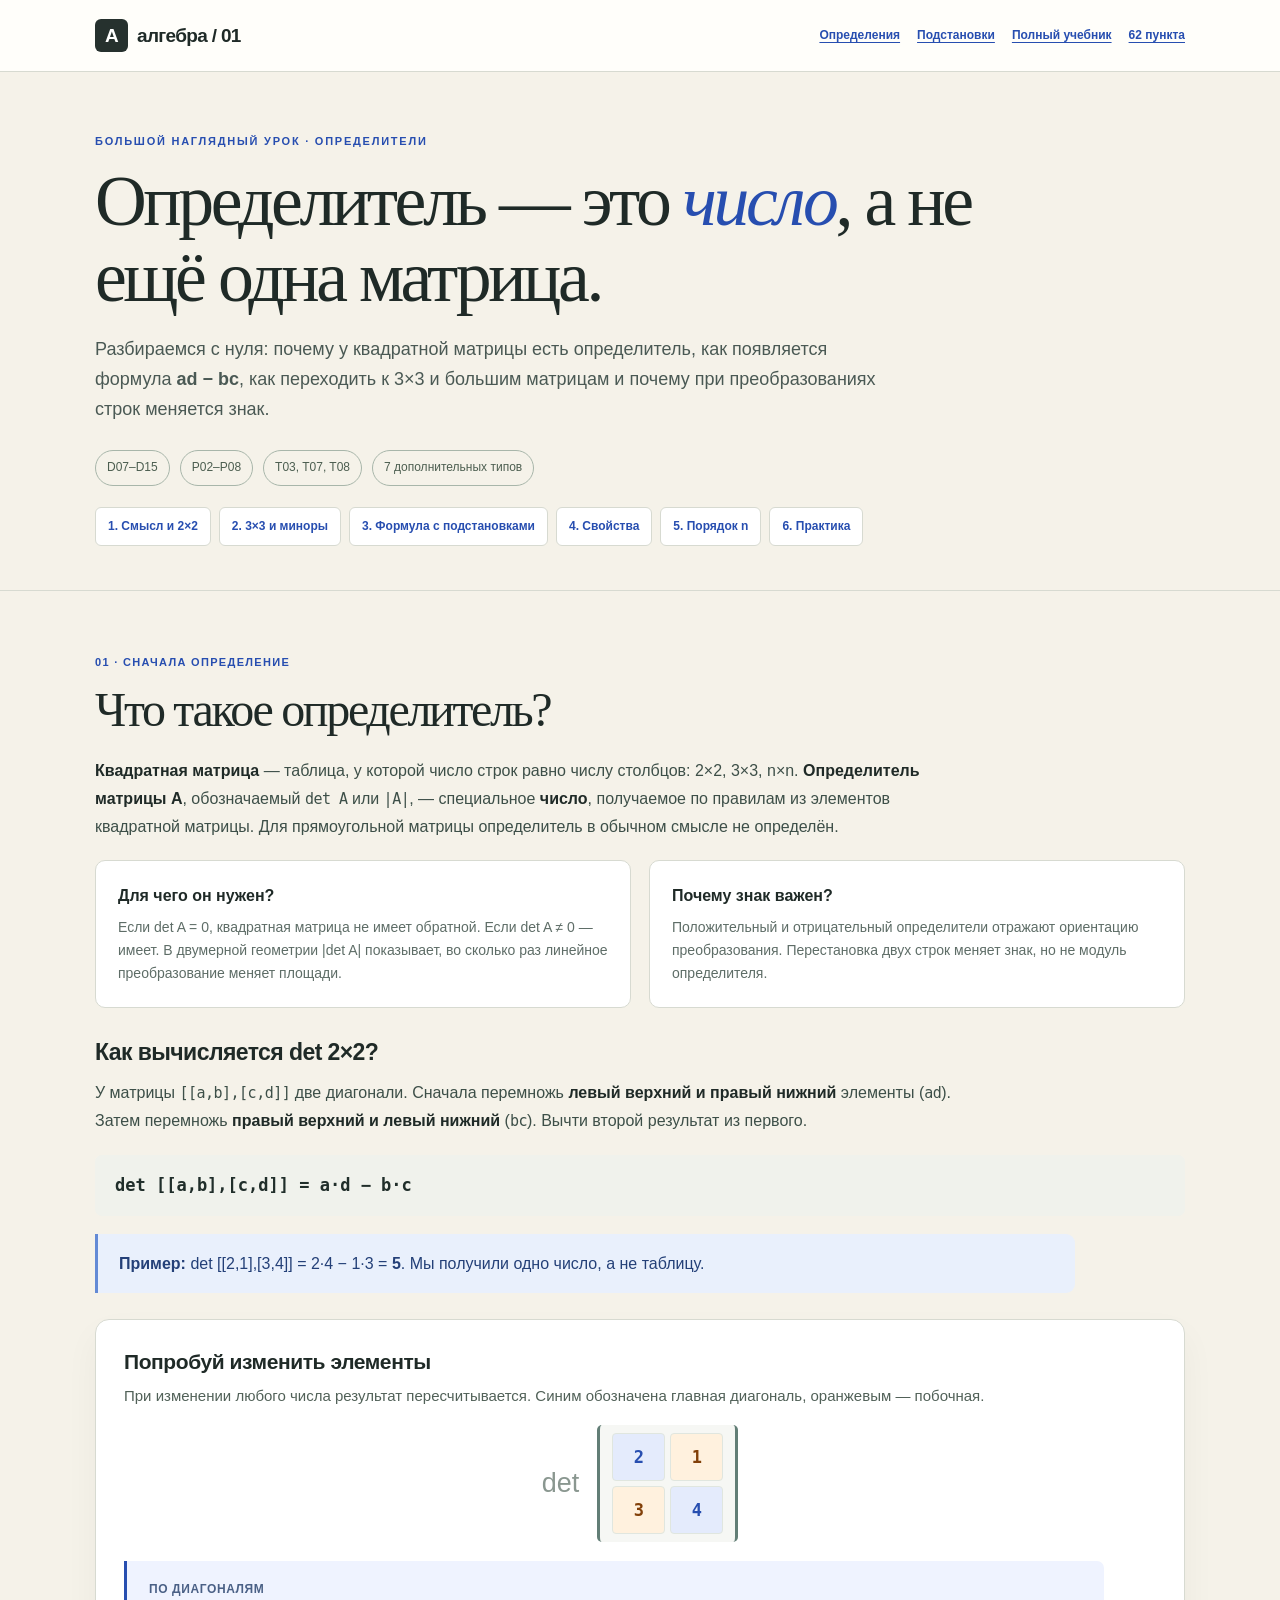
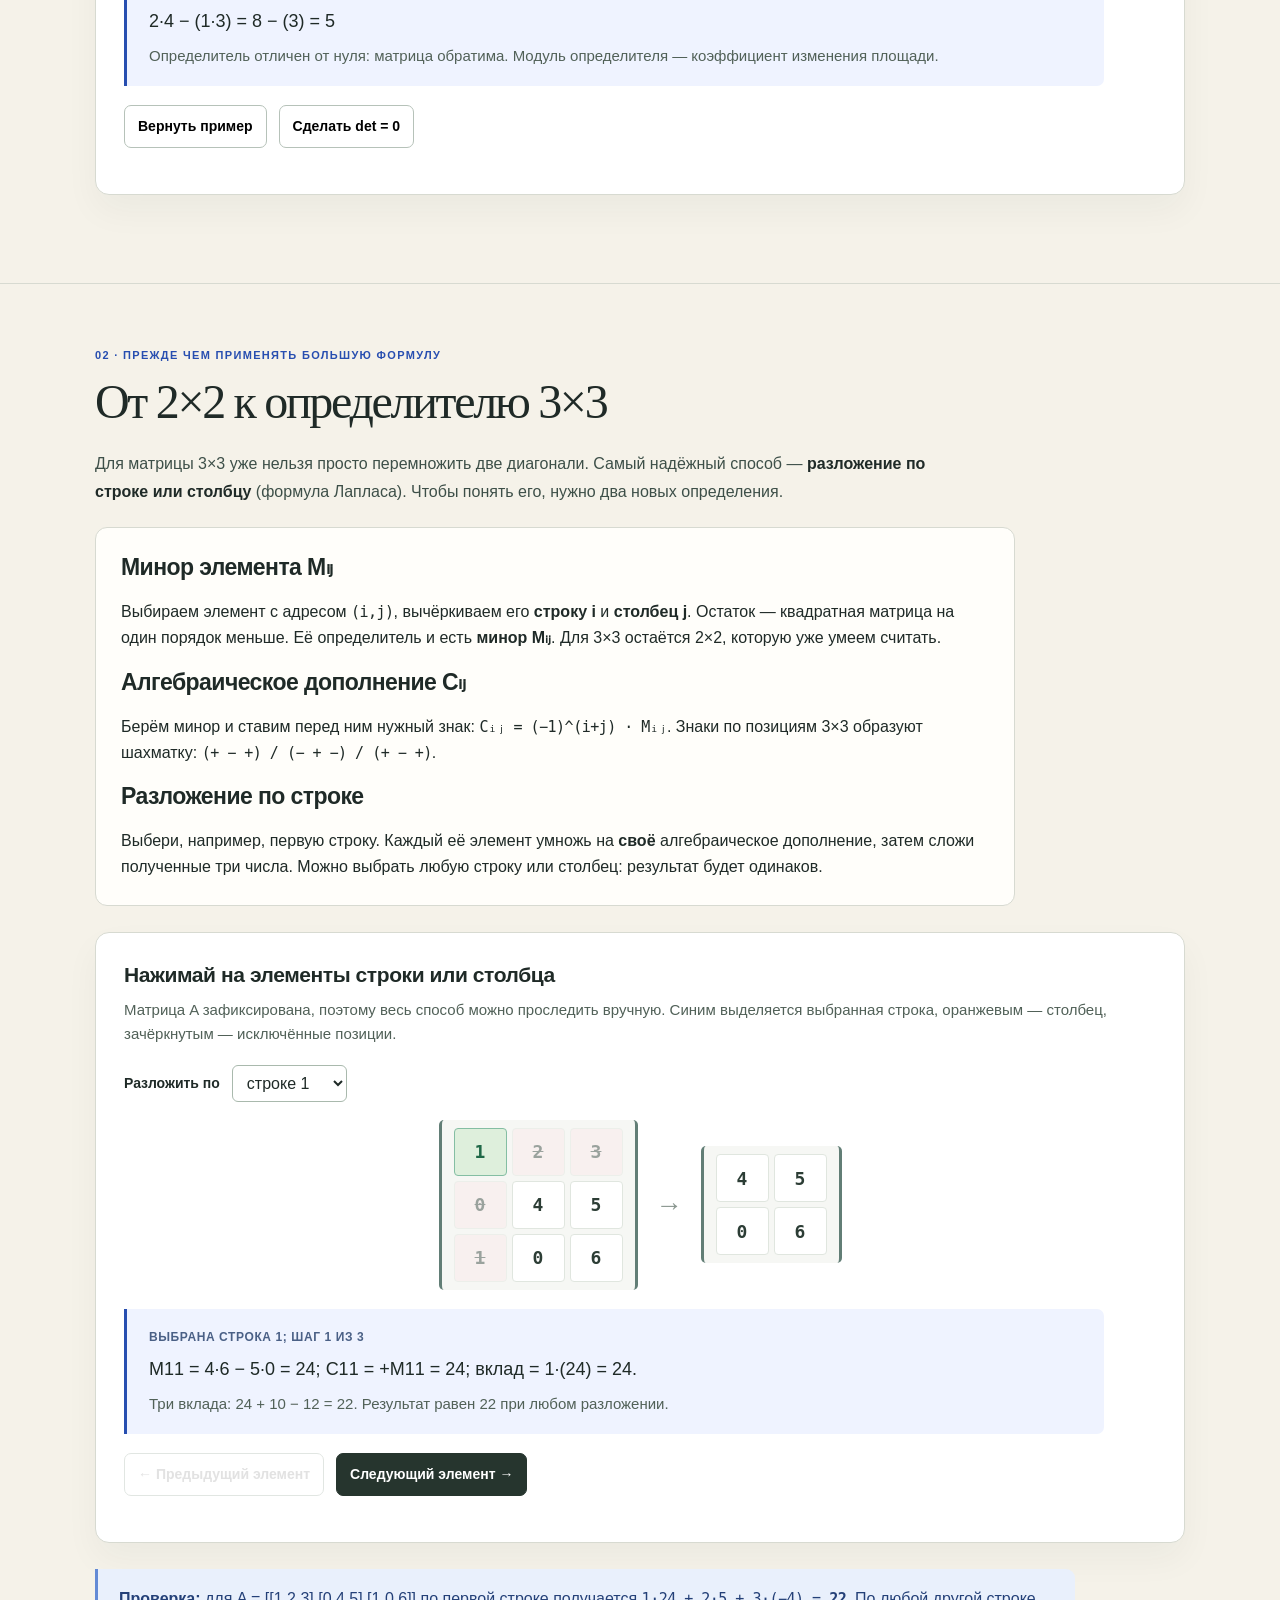
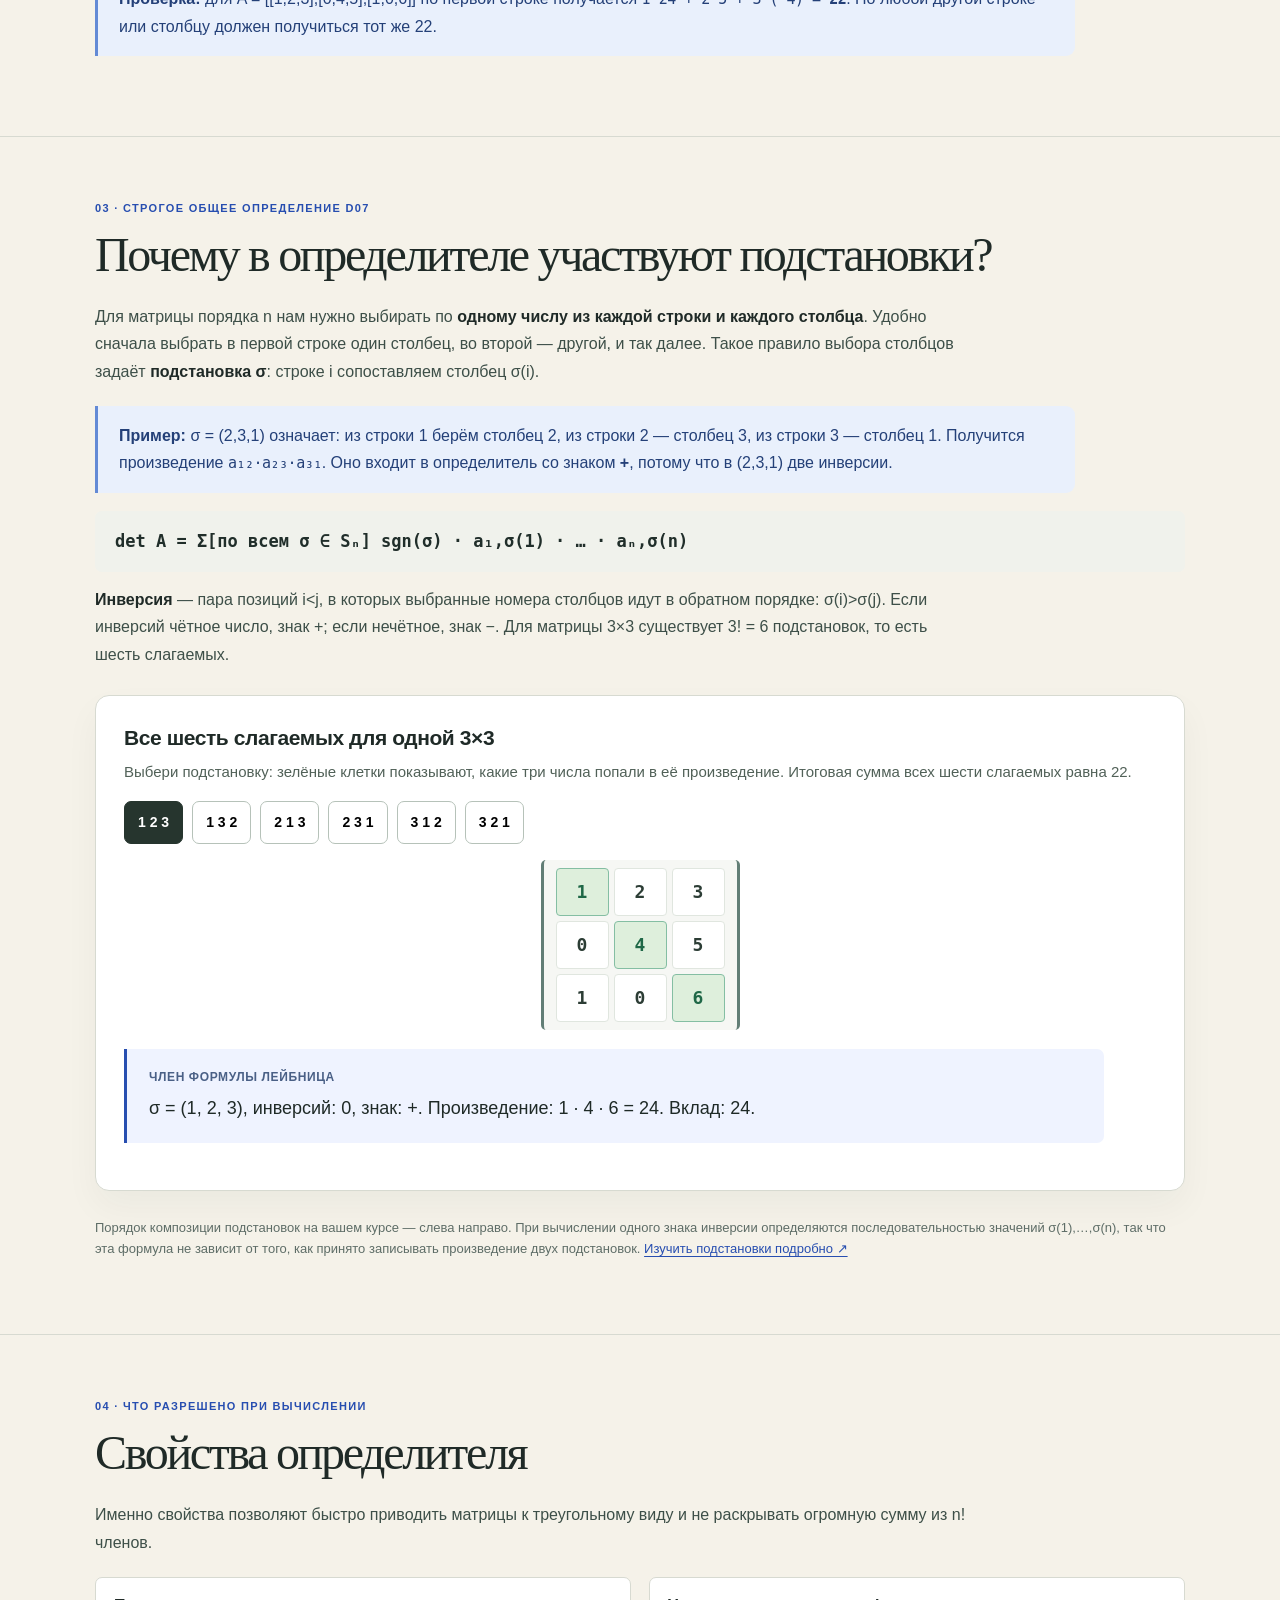
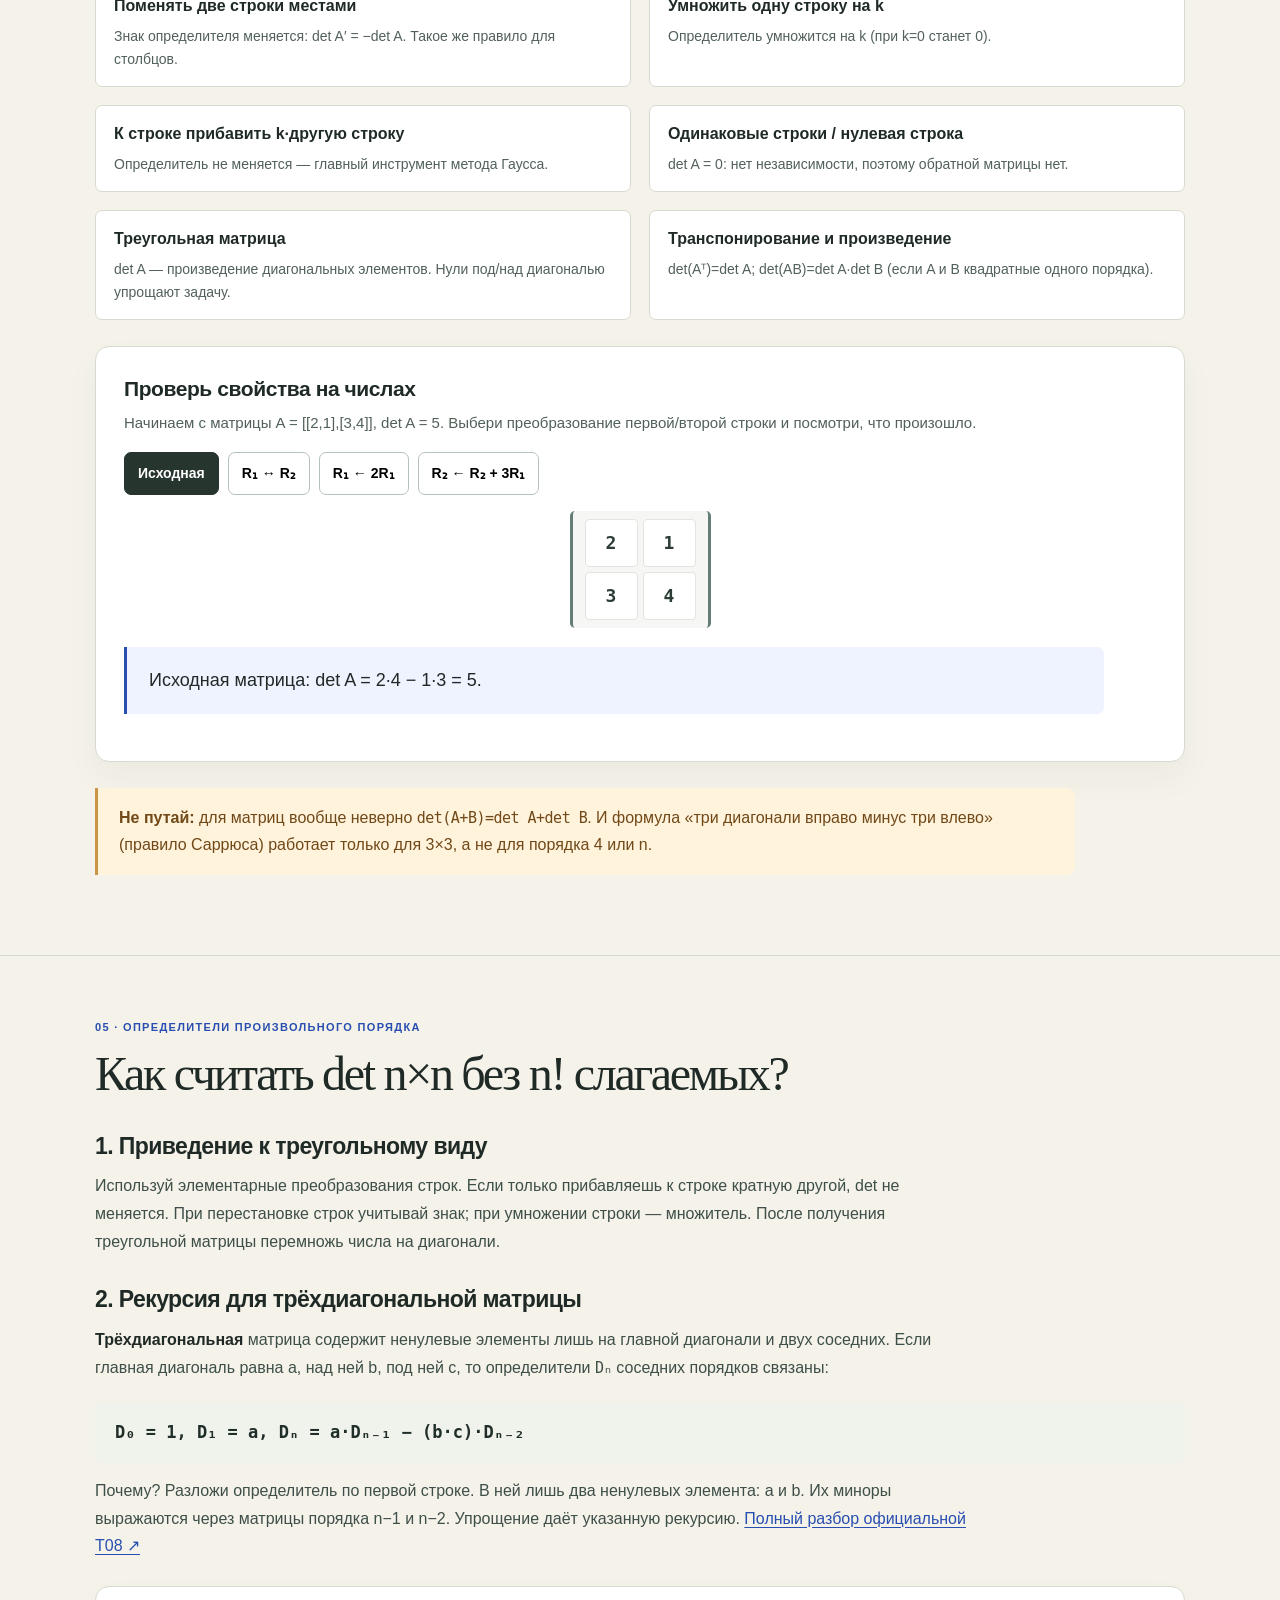
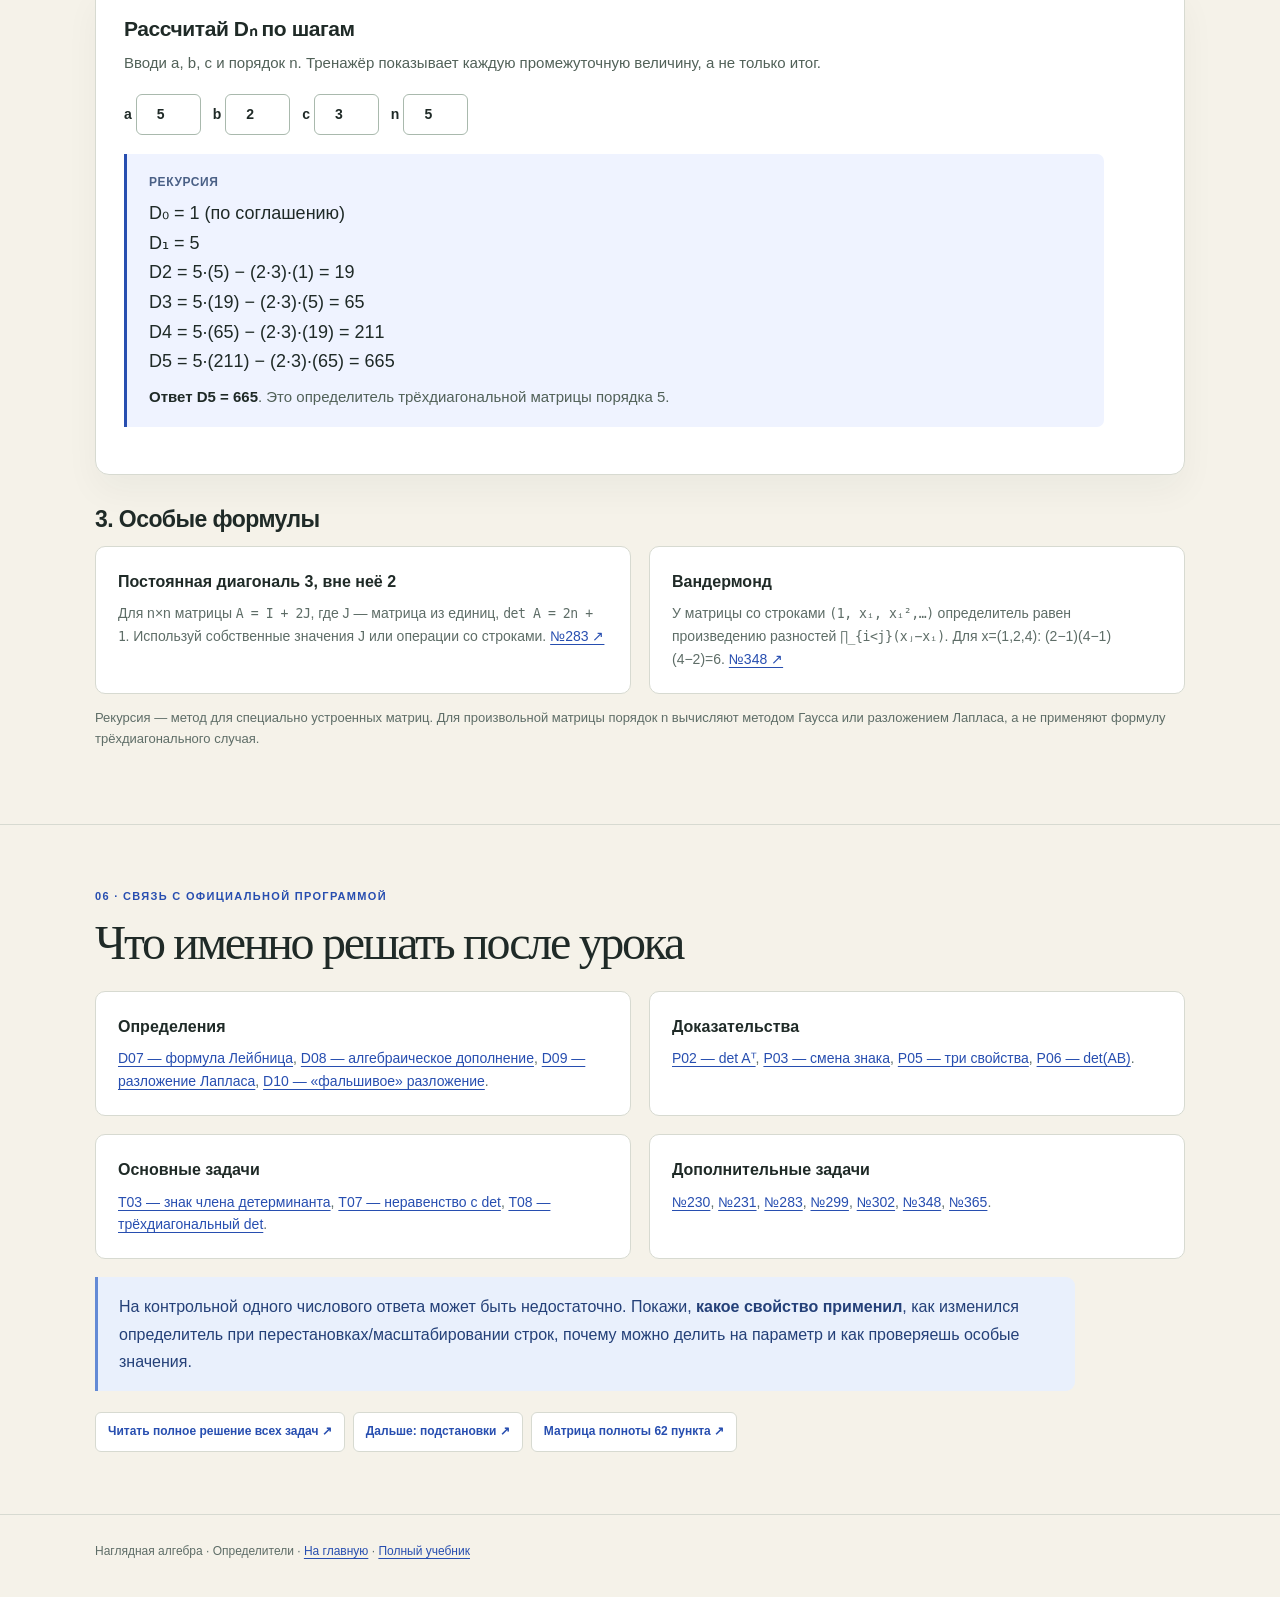
<file: determinants.html>
<!doctype html><html lang="ru"><head>
<meta charset="utf-8"><meta name="viewport" content="width=device-width,initial-scale=1"><meta name="description" content="Определители с нуля: детерминант 2×2 и 3×3, формула Лейбница, алгебраические дополнения, свойства, разложение Лапласа и рекурсии.">
<title>Определители с нуля — Алгебра КР №1</title><link rel="stylesheet" href="./assets/lesson.css"><link rel="icon" href="./favicon.svg"></head>
<body><nav class="topnav"><div class="wrap"><a class="brand" href="./"><b>A</b> алгебра / 01</a><div class="navlinks"><a href="./definitions.html">Определения</a><a href="./permutations.html">Подстановки</a><a href="./textbook.html">Полный учебник</a><a href="./syllabus.html">62 пункта</a></div></div></nav>
<main><header class="hero"><div class="wrap">
<div class="kicker">Большой наглядный урок · Определители</div>
<h1>Определитель — это <em>число</em>, а не ещё одна матрица.</h1>
<p class="lead">Разбираемся с нуля: почему у квадратной матрицы есть определитель, как появляется формула <strong>ad − bc</strong>, как переходить к 3×3 и большим матрицам и почему при преобразованиях строк меняется знак.</p>
<div class="hero-chips"><span class="chip">D07–D15</span><span class="chip">P02–P08</span><span class="chip">T03, T07, T08</span><span class="chip">7 дополнительных типов</span></div>
<div class="toc"><a href="#start">1. Смысл и 2×2</a><a href="#laplace">2. 3×3 и миноры</a><a href="#leibniz">3. Формула с подстановками</a><a href="#properties">4. Свойства</a><a href="#recurrence">5. Порядок n</a><a href="#tasks">6. Практика</a></div>
</div></header>
<section class="module" id="start"><div class="wrap">
<div class="modlabel">01 · Сначала определение</div><h2>Что такое определитель?</h2>
<p class="copy"><strong>Квадратная матрица</strong> — таблица, у которой число строк равно числу столбцов: 2×2, 3×3, n×n. <strong>Определитель матрицы A</strong>, обозначаемый <span class="math">det A</span> или <span class="math">|A|</span>, — специальное <strong>число</strong>, получаемое по правилам из элементов квадратной матрицы. Для прямоугольной матрицы определитель в обычном смысле не определён.</p>
<div class="cols2"><div class="infocard"><strong>Для чего он нужен?</strong><p>Если det A = 0, квадратная матрица не имеет обратной. Если det A ≠ 0 — имеет. В двумерной геометрии |det A| показывает, во сколько раз линейное преобразование меняет площади.</p></div><div class="infocard"><strong>Почему знак важен?</strong><p>Положительный и отрицательный определители отражают ориентацию преобразования. Перестановка двух строк меняет знак, но не модуль определителя.</p></div></div>
<h3>Как вычисляется det 2×2?</h3>
<p class="copy">У матрицы <span class="math">[[a,b],[c,d]]</span> две диагонали. Сначала перемножь <strong>левый верхний и правый нижний</strong> элементы (<span class="math">ad</span>). Затем перемножь <strong>правый верхний и левый нижний</strong> (<span class="math">bc</span>). Вычти второй результат из первого.</p>
<div class="mathblock">det [[a,b],[c,d]] = a·d − b·c</div>
<div class="example"><strong>Пример:</strong> det [[2,1],[3,4]] = 2·4 − 1·3 = <strong>5</strong>. Мы получили одно число, а не таблицу.</div>
<div class="lab" id="det2-lab">
<h3>Попробуй изменить элементы</h3><p>При изменении любого числа результат пересчитывается. Синим обозначена главная диагональ, оранжевым — побочная.</p>
<div class="matrow"><span class="op">det</span><div class="bracket" style="--cols:2">
<label class="cell diag1"><input type="number" aria-label="Элемент a, строка 1 столбец 1" id="a" step="any" value="2" min="-9" max="9"></label>
<label class="cell diag2"><input type="number" aria-label="Элемент b, строка 1 столбец 2" id="b" step="any" value="1" min="-9" max="9"></label>
<label class="cell diag2"><input type="number" aria-label="Элемент c, строка 2 столбец 1" id="c" step="any" value="3" min="-9" max="9"></label>
<label class="cell diag1"><input type="number" aria-label="Элемент d, строка 2 столбец 2" id="d" step="any" value="4" min="-9" max="9"></label>
</div></div>
<div class="result" aria-live="polite"><small>По диагоналям</small><div id="det2-result"></div><p id="det2-meaning"></p></div>
<p class="input-error" role="alert" id="det2-error" hidden></p>
<div class="formrow"><button class="btn" type="button" id="det2-reset">Вернуть пример</button><button class="btn" type="button" id="det2-singular">Сделать det = 0</button></div>
</div>
</div></section>

<section class="module" id="laplace"><div class="wrap">
<div class="modlabel">02 · Прежде чем применять большую формулу</div><h2>От 2×2 к определителю 3×3</h2>
<p class="copy">Для матрицы 3×3 уже нельзя просто перемножить две диагонали. Самый надёжный способ — <strong>разложение по строке или столбцу</strong> (формула Лапласа). Чтобы понять его, нужно два новых определения.</p>
<div class="explain"><h3>Минор элемента Mᵢⱼ</h3><p>Выбираем элемент с адресом <span class="math">(i,j)</span>, вычёркиваем его <strong>строку i</strong> и <strong>столбец j</strong>. Остаток — квадратная матрица на один порядок меньше. Её определитель и есть <strong>минор Mᵢⱼ</strong>. Для 3×3 остаётся 2×2, которую уже умеем считать.</p>
<h3>Алгебраическое дополнение Cᵢⱼ</h3><p>Берём минор и ставим перед ним нужный знак: <span class="math">Cᵢⱼ = (−1)^(i+j) · Mᵢⱼ</span>. Знаки по позициям 3×3 образуют шахматку: <span class="math">(+ − +) / (− + −) / (+ − +)</span>.</p>
<h3>Разложение по строке</h3><p>Выбери, например, первую строку. Каждый её элемент умножь на <strong>своё</strong> алгебраическое дополнение, затем сложи полученные три числа. Можно выбрать любую строку или столбец: результат будет одинаков.</p></div>
<div class="lab" id="laplace-lab"><h3>Нажимай на элементы строки или столбца</h3>
<p>Матрица A зафиксирована, поэтому весь способ можно проследить вручную. Синим выделяется выбранная строка, оранжевым — столбец, зачёркнутым — исключённые позиции.</p>
<div class="formrow"><label for="expand-axis">Разложить по</label><select id="expand-axis"><option value="r0">строке 1</option><option value="r1">строке 2</option><option value="r2">строке 3</option><option value="c0">столбцу 1</option><option value="c1">столбцу 2</option><option value="c2">столбцу 3</option></select></div>
<div class="matrow"><div id="mat3" class="bracket" style="--cols:3"></div><span class="op">→</span><div id="minor2" class="bracket" style="--cols:2"></div></div>
<div class="result" aria-live="polite"><small id="laplace-label"></small><div id="laplace-step"></div><p id="laplace-total"></p></div>
<div class="formrow"><button class="btn" id="lap-prev" type="button">← Предыдущий элемент</button><button class="btn primary" id="lap-next" type="button">Следующий элемент →</button></div>
</div>
<div class="example"><strong>Проверка:</strong> для A = [[1,2,3],[0,4,5],[1,0,6]] по первой строке получается <span class="math">1·24 + 2·5 + 3·(−4) = <strong>22</strong></span>. По любой другой строке или столбцу должен получиться тот же 22.</div>
</div></section>

<section class="module" id="leibniz"><div class="wrap">
<div class="modlabel">03 · Строгое общее определение D07</div><h2>Почему в определителе участвуют подстановки?</h2>
<p class="copy">Для матрицы порядка n нам нужно выбирать по <strong>одному числу из каждой строки и каждого столбца</strong>. Удобно сначала выбрать в первой строке один столбец, во второй — другой, и так далее. Такое правило выбора столбцов задаёт <strong>подстановка σ</strong>: строке i сопоставляем столбец σ(i).</p>
<div class="example"><strong>Пример:</strong> σ = (2,3,1) означает: из строки 1 берём столбец 2, из строки 2 — столбец 3, из строки 3 — столбец 1. Получится произведение <span class="math">a₁₂·a₂₃·a₃₁</span>. Оно входит в определитель со знаком <strong>+</strong>, потому что в (2,3,1) две инверсии.</div>
<div class="mathblock">det A = Σ[по всем σ ∈ Sₙ] sgn(σ) · a₁,σ(1) · … · aₙ,σ(n)</div>
<p class="copy"><strong>Инверсия</strong> — пара позиций i&lt;j, в которых выбранные номера столбцов идут в обратном порядке: σ(i)&gt;σ(j). Если инверсий чётное число, знак +; если нечётное, знак −. Для матрицы 3×3 существует 3! = 6 подстановок, то есть шесть слагаемых.</p>
<div class="lab"><h3>Все шесть слагаемых для одной 3×3</h3><p>Выбери подстановку: зелёные клетки показывают, какие три числа попали в её произведение. Итоговая сумма всех шести слагаемых равна 22.</p>
<div class="numbers" id="perm-det-options"></div><div class="matrow"><div id="perm-det-matrix" class="bracket" style="--cols:3"></div></div>
<div class="result" aria-live="polite"><small>Член формулы Лейбница</small><div id="perm-det-work"></div></div>
</div>
<p class="fine">Порядок композиции подстановок на вашем курсе — слева направо. При вычислении одного знака инверсии определяются последовательностью значений σ(1),…,σ(n), так что эта формула не зависит от того, как принято записывать произведение двух подстановок. <a href="./permutations.html">Изучить подстановки подробно ↗</a></p>
</div></section>

<section class="module" id="properties"><div class="wrap">
<div class="modlabel">04 · Что разрешено при вычислении</div><h2>Свойства определителя</h2>
<p class="copy">Именно свойства позволяют быстро приводить матрицы к треугольному виду и не раскрывать огромную сумму из n! членов.</p>
<div class="cols2">
<div class="property"><h4>Поменять две строки местами</h4><p>Знак определителя меняется: det A′ = −det A. Такое же правило для столбцов.</p></div>
<div class="property"><h4>Умножить одну строку на k</h4><p>Определитель умножится на k (при k=0 станет 0).</p></div>
<div class="property"><h4>К строке прибавить k·другую строку</h4><p>Определитель не меняется — главный инструмент метода Гаусса.</p></div>
<div class="property"><h4>Одинаковые строки / нулевая строка</h4><p>det A = 0: нет независимости, поэтому обратной матрицы нет.</p></div>
<div class="property"><h4>Треугольная матрица</h4><p>det A — произведение диагональных элементов. Нули под/над диагональю упрощают задачу.</p></div>
<div class="property"><h4>Транспонирование и произведение</h4><p>det(Aᵀ)=det A; det(AB)=det A·det B (если A и B квадратные одного порядка).</p></div>
</div>
<div class="lab" id="rowops"><h3>Проверь свойства на числах</h3><p>Начинаем с матрицы A = [[2,1],[3,4]], det A = 5. Выбери преобразование первой/второй строки и посмотри, что произошло.</p>
<div class="numbers" id="rowops-options"><button class="btn primary" type="button" data-rowop="original">Исходная</button><button class="btn" type="button" data-rowop="swap">R₁ ↔ R₂</button><button class="btn" type="button" data-rowop="scale">R₁ ← 2R₁</button><button class="btn" type="button" data-rowop="add">R₂ ← R₂ + 3R₁</button></div>
<div class="matrow"><div id="rowop-matrix" class="bracket" style="--cols:2"></div></div><div id="rowop-result" class="result" aria-live="polite"></div>
</div>
<div class="warning"><strong>Не путай:</strong> для матриц вообще неверно <span class="math">det(A+B)=det A+det B</span>. И формула «три диагонали вправо минус три влево» (правило Саррюса) работает только для 3×3, а не для порядка 4 или n.</div>
</div></section>

<section class="module" id="recurrence"><div class="wrap">
<div class="modlabel">05 · Определители произвольного порядка</div><h2>Как считать det n×n без n! слагаемых?</h2>
<h3>1. Приведение к треугольному виду</h3><p class="copy">Используй элементарные преобразования строк. Если только прибавляешь к строке кратную другой, det не меняется. При перестановке строк учитывай знак; при умножении строки — множитель. После получения треугольной матрицы перемножь числа на диагонали.</p>
<h3>2. Рекурсия для трёхдиагональной матрицы</h3><p class="copy"><strong>Трёхдиагональная</strong> матрица содержит ненулевые элементы лишь на главной диагонали и двух соседних. Если главная диагональ равна a, над ней b, под ней c, то определители <span class="math">Dₙ</span> соседних порядков связаны:</p>
<div class="mathblock">D₀ = 1,  D₁ = a,  Dₙ = a·Dₙ₋₁ − (b·c)·Dₙ₋₂</div>
<p class="copy">Почему? Разложи определитель по первой строке. В ней лишь два ненулевых элемента: a и b. Их миноры выражаются через матрицы порядка n−1 и n−2. Упрощение даёт указанную рекурсию. <a href="./textbook.html#T08">Полный разбор официальной T08 ↗</a></p>
<div class="lab"><h3>Рассчитай Dₙ по шагам</h3><p>Вводи a, b, c и порядок n. Тренажёр показывает каждую промежуточную величину, а не только итог.</p>
<div class="formrow"><label>a <input type="number" id="rec-a" step="any" value="5" min="-9" max="9"></label><label>b <input type="number" id="rec-b" step="any" value="2" min="-9" max="9"></label><label>c <input type="number" id="rec-c" step="any" value="3" min="-9" max="9"></label><label>n <input type="number" id="rec-n" value="5" min="1" max="12"></label></div>
<div class="result" id="rec-result" aria-live="polite"></div><p class="input-error" role="alert" id="rec-error" hidden></p>
</div>
<h3>3. Особые формулы</h3><div class="cols2">
<div class="infocard"><strong>Постоянная диагональ 3, вне неё 2</strong><p>Для n×n матрицы <span class="math">A = I + 2J</span>, где J — матрица из единиц, <span class="math">det A = 2n + 1</span>. Используй собственные значения J или операции со строками. <a href="./textbook.html#N283">№283 ↗</a></p></div>
<div class="infocard"><strong>Вандермонд</strong><p>У матрицы со строками <span class="math">(1, xᵢ, xᵢ²,…)</span> определитель равен произведению разностей <span class="math">∏_{i&lt;j}(xⱼ−xᵢ)</span>. Для x=(1,2,4): (2−1)(4−1)(4−2)=6. <a href="./textbook.html#N348">№348 ↗</a></p></div>
</div>
<p class="fine">Рекурсия — метод для специально устроенных матриц. Для произвольной матрицы порядок n вычисляют методом Гаусса или разложением Лапласа, а не применяют формулу трёхдиагонального случая.</p>
</div></section>

<section class="module" id="tasks"><div class="wrap">
<div class="modlabel">06 · Связь с официальной программой</div><h2>Что именно решать после урока</h2>
<div class="cols2"><div class="infocard"><strong>Определения</strong><p><a href="./textbook.html#D07">D07 — формула Лейбница</a>, <a href="./textbook.html#D08">D08 — алгебраическое дополнение</a>, <a href="./textbook.html#D09">D09 — разложение Лапласа</a>, <a href="./textbook.html#D10">D10 — «фальшивое» разложение</a>.</p></div>
<div class="infocard"><strong>Доказательства</strong><p><a href="./textbook.html#P02">P02 — det Aᵀ</a>, <a href="./textbook.html#P03">P03 — смена знака</a>, <a href="./textbook.html#P05">P05 — три свойства</a>, <a href="./textbook.html#P06">P06 — det(AB)</a>.</p></div>
<div class="infocard"><strong>Основные задачи</strong><p><a href="./textbook.html#T03">T03 — знак члена детерминанта</a>, <a href="./textbook.html#T07">T07 — неравенство с det</a>, <a href="./textbook.html#T08">T08 — трёхдиагональный det</a>.</p></div>
<div class="infocard"><strong>Дополнительные задачи</strong><p><a href="./textbook.html#N230">№230</a>, <a href="./textbook.html#N231">№231</a>, <a href="./textbook.html#N283">№283</a>, <a href="./textbook.html#N299">№299</a>, <a href="./textbook.html#N302">№302</a>, <a href="./textbook.html#N348">№348</a>, <a href="./textbook.html#N365">№365</a>.</p></div></div>
<div class="example">На контрольной одного числового ответа может быть недостаточно. Покажи, <strong>какое свойство применил</strong>, как изменился определитель при перестановках/масштабировании строк, почему можно делить на параметр и как проверяешь особые значения.</div>
<div class="toc"><a href="./textbook.html">Читать полное решение всех задач ↗</a><a href="./permutations.html">Дальше: подстановки ↗</a><a href="./syllabus.html">Матрица полноты 62 пункта ↗</a></div>
</div></section></main>
<footer class="footer"><div class="wrap">Наглядная алгебра · Определители · <a href="./">На главную</a> · <a href="./textbook.html">Полный учебник</a></div></footer>
<script src="./assets/determinants.js"></script>
</body></html>
</file>
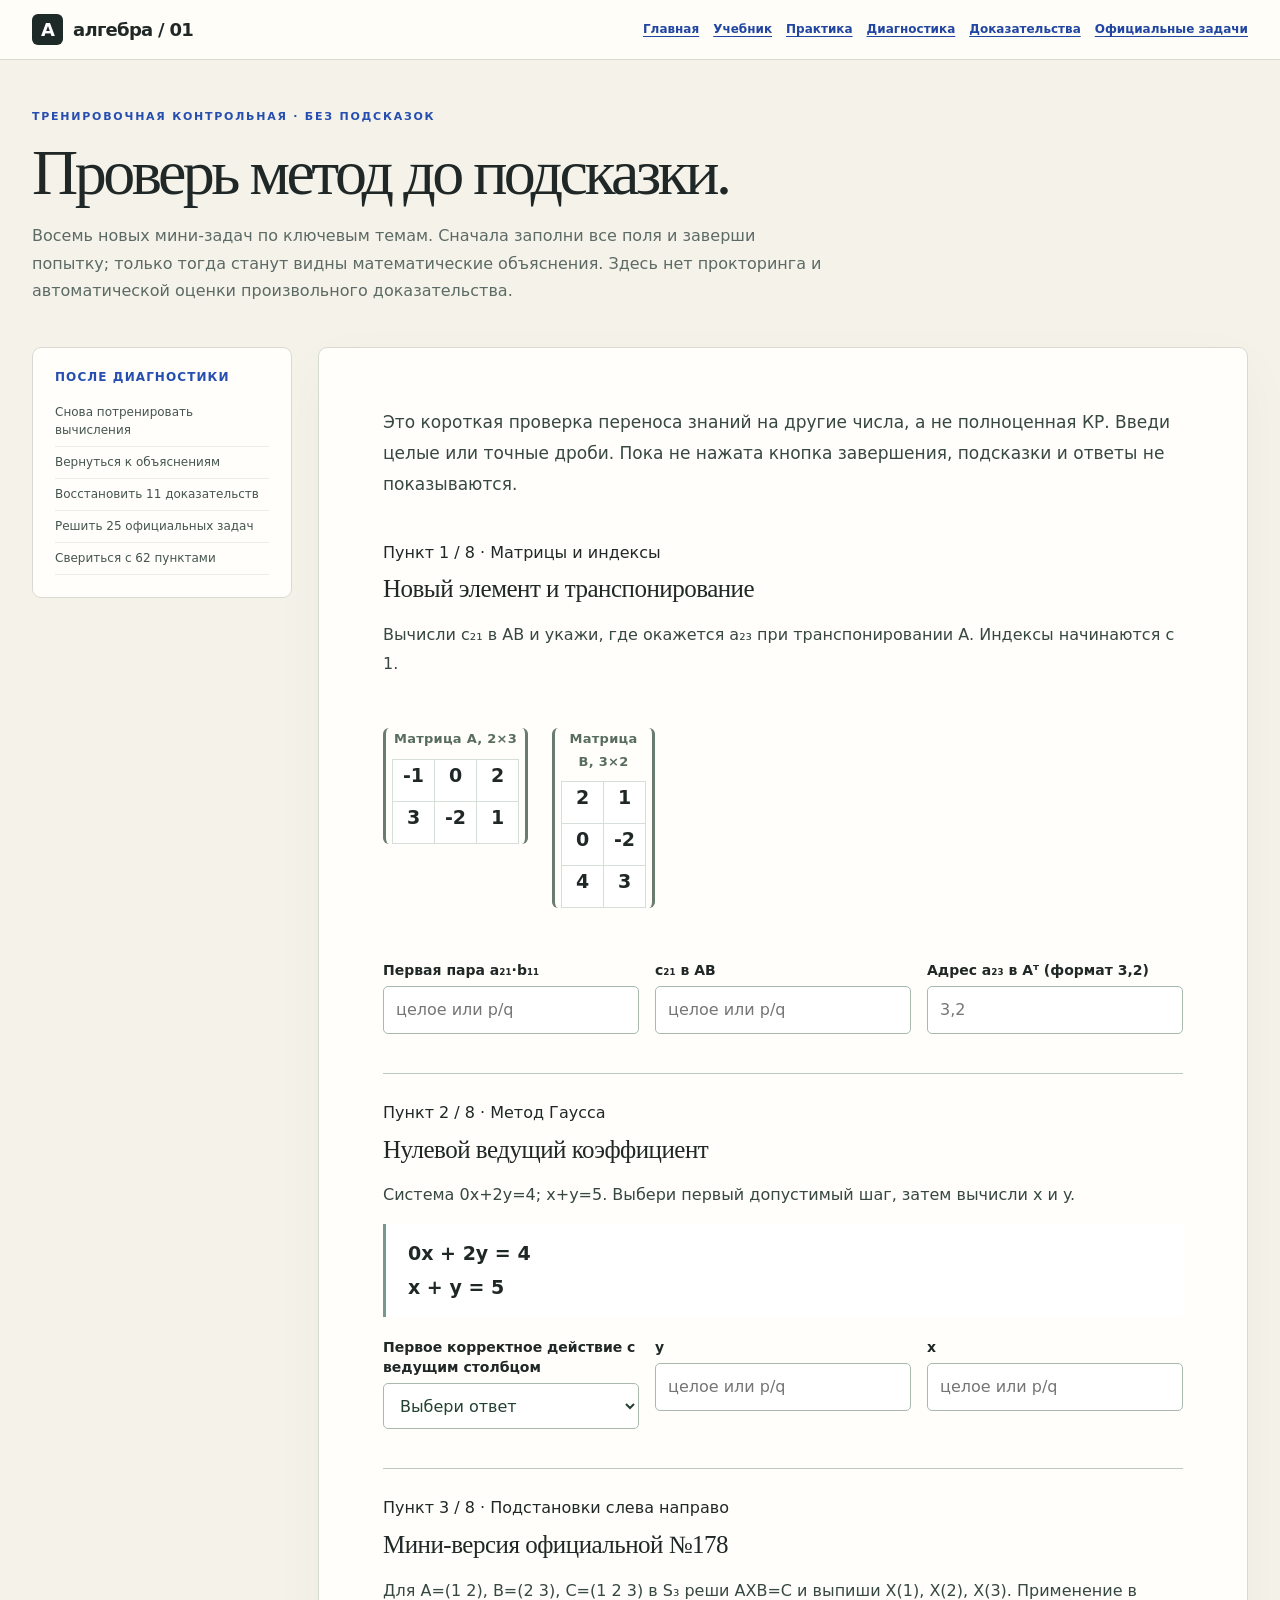
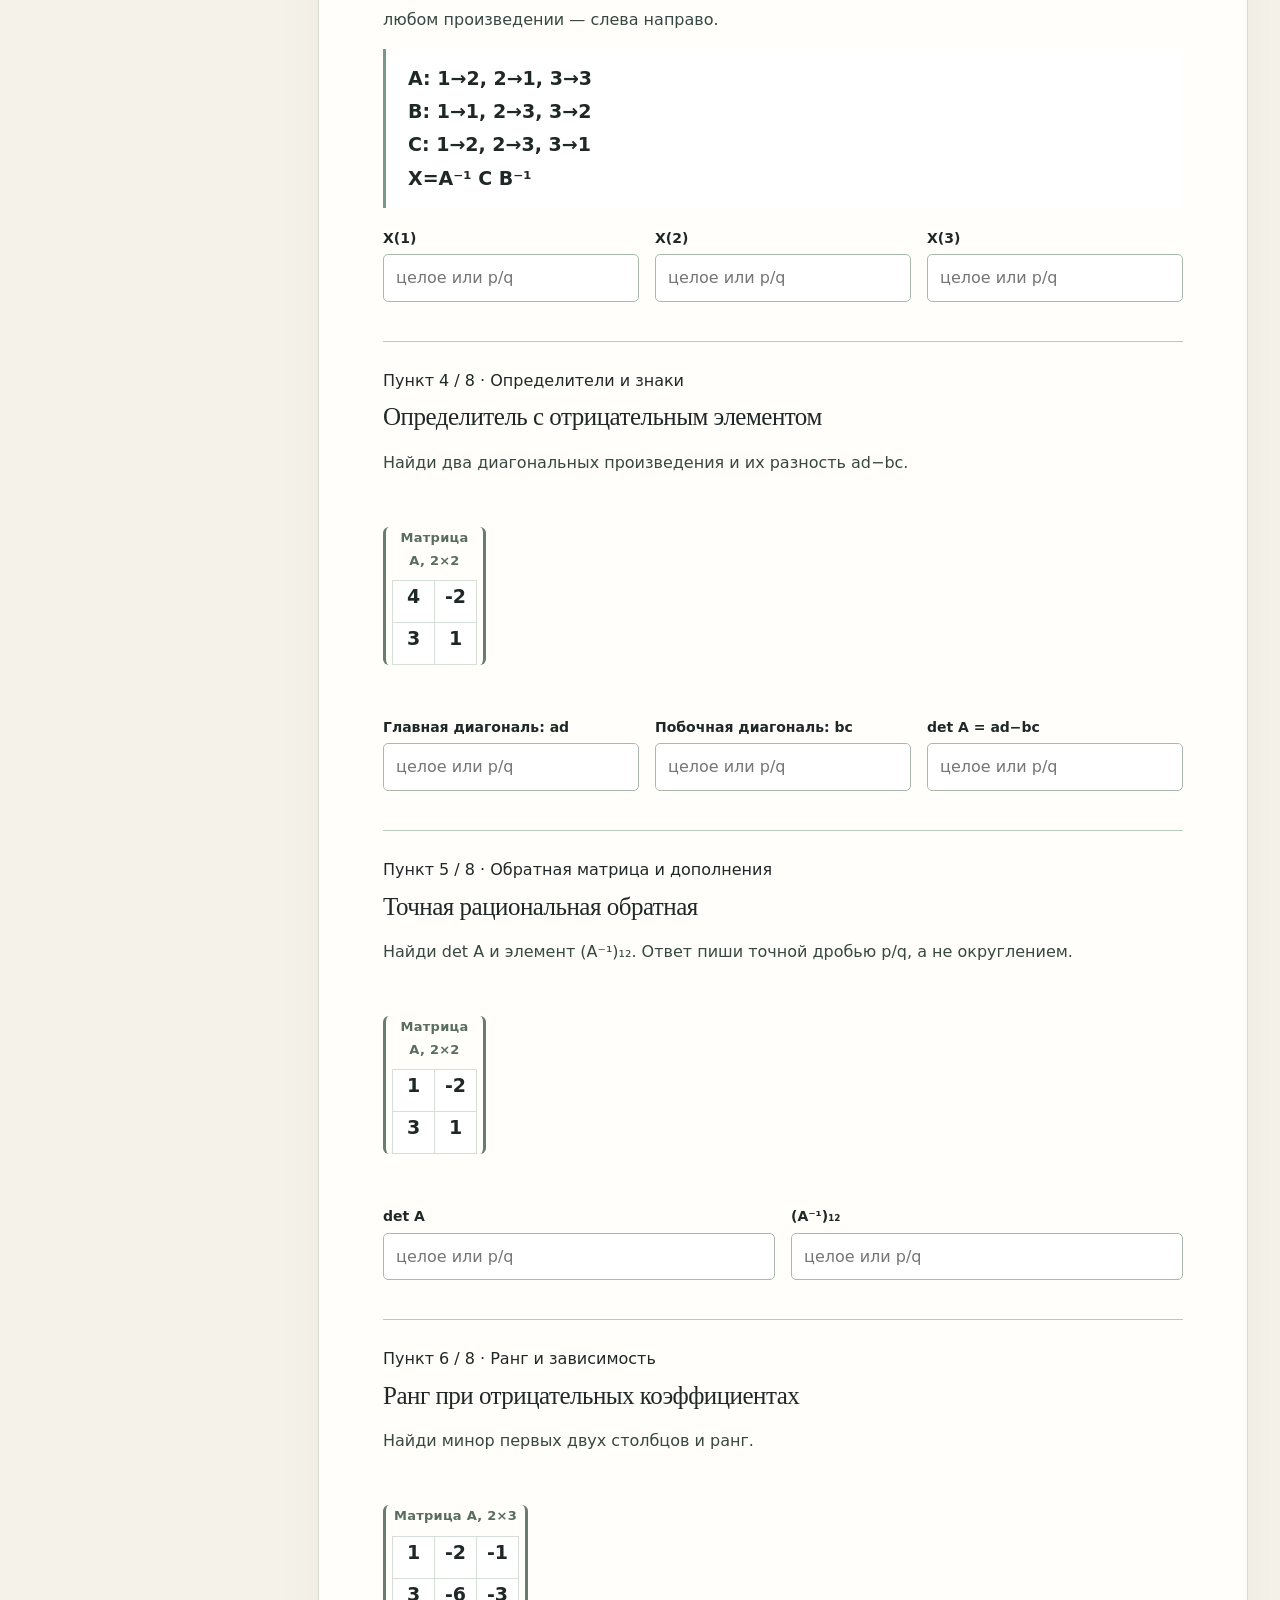
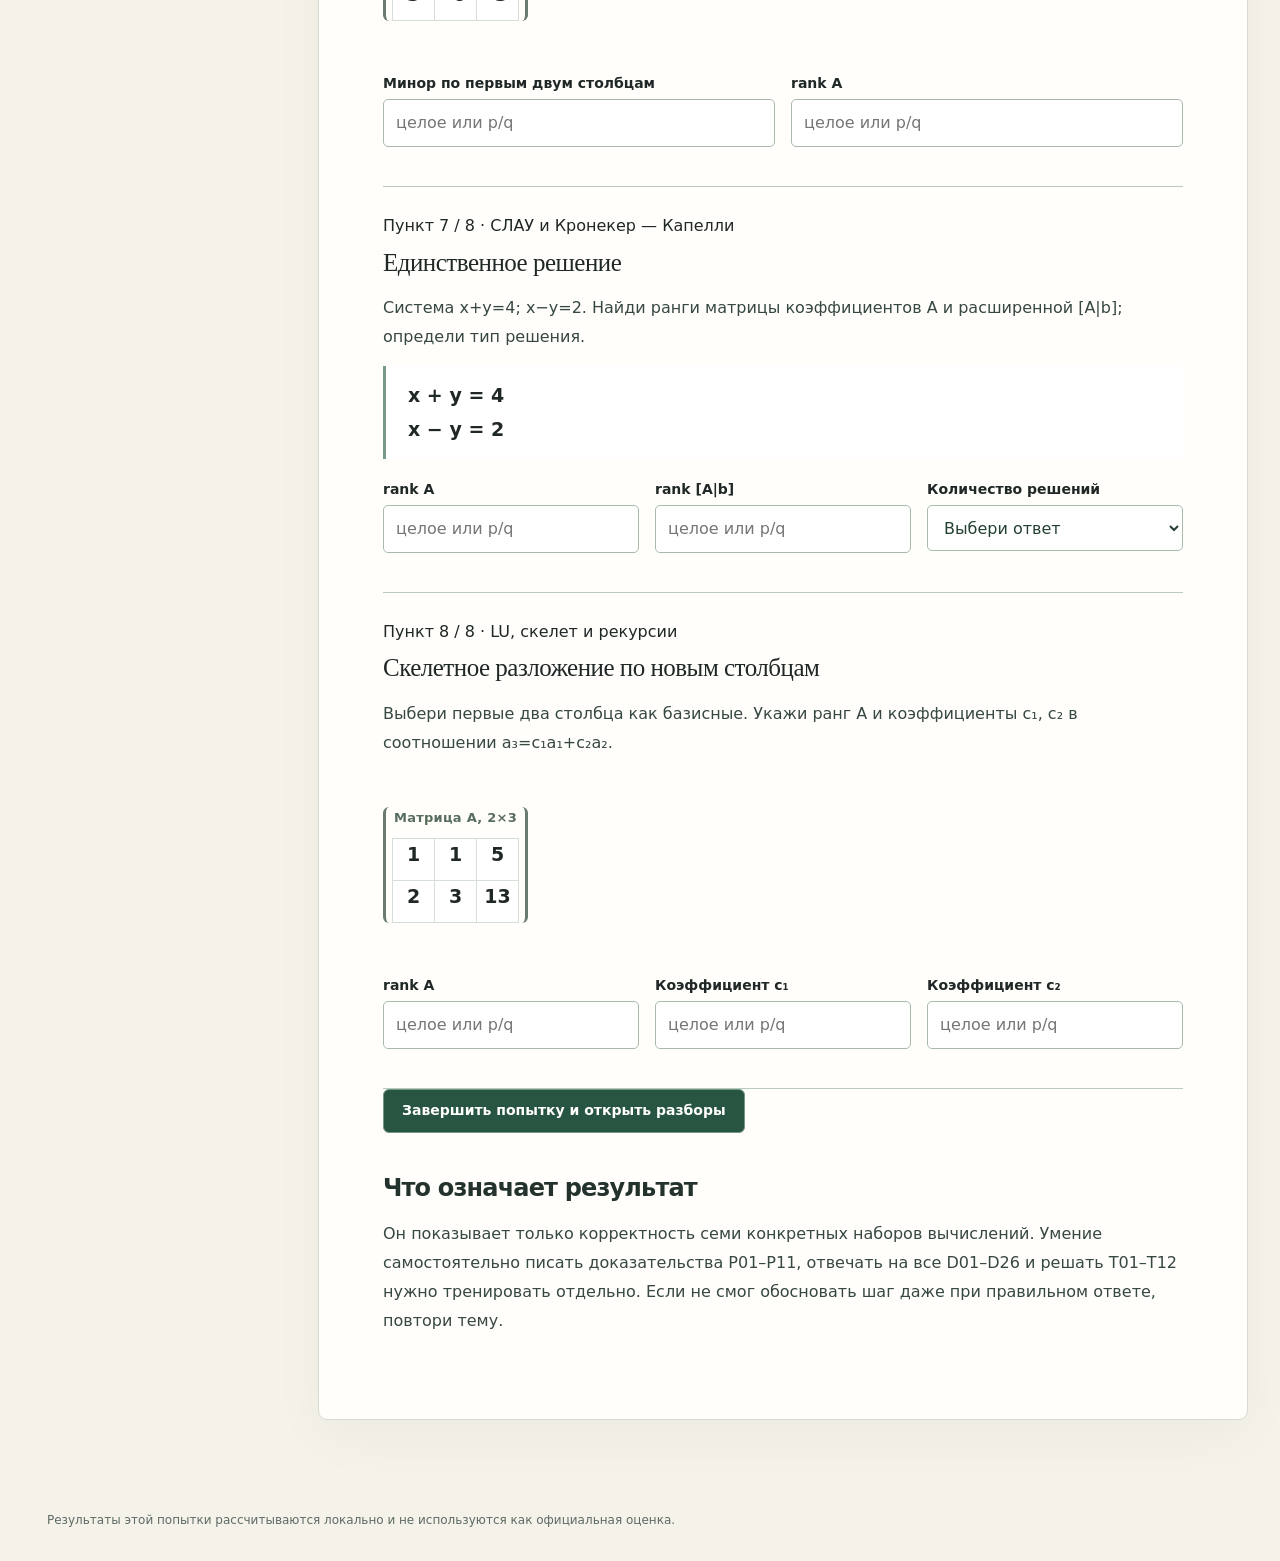
<file: exam.html>
<!doctype html>
<html lang="ru">
<head>
<meta charset="utf-8"><meta name="viewport" content="width=device-width,initial-scale=1">
<meta name="description" content="Честная самодиагностика перед КР №1 по алгебре с незнакомыми числами, до выдачи объяснений.">
<title>Пробная диагностика КР №1 — алгебра</title>
<link rel="stylesheet" href="./assets/course.css"><link rel="stylesheet" href="./assets/transfer.css">
<link rel="icon" type="image/svg+xml" href="./favicon.svg">
</head>
<body>
<nav class="site-nav"><div class="site-nav-inner"><a class="logo" href="./"><b>A</b> алгебра / 01</a>
<div class="links"><a href="./">Главная</a><a href="./definitions.html">Учебник</a><a href="./practice.html">Практика</a><a href="./exam.html" aria-current="page">Диагностика</a><a href="./proofs.html">Доказательства</a><a href="./problems.html">Официальные задачи</a></div></div></nav>
<div class="book-hero"><div class="kicker">ТРЕНИРОВОЧНАЯ КОНТРОЛЬНАЯ · БЕЗ ПОДСКАЗОК</div>
<h1>Проверь метод до подсказки.</h1>
<p>Восемь новых мини-задач по ключевым темам. Сначала заполни все поля и заверши попытку; только тогда станут видны математические объяснения. Здесь нет прокторинга и автоматической оценки произвольного доказательства.</p>
</div>
<div class="book-layout">
<aside class="book-sidebar"><h2>После диагностики</h2>
<a href="./practice.html">Снова потренировать вычисления</a>
<a href="./definitions.html">Вернуться к объяснениям</a>
<a href="./proofs.html">Восстановить 11 доказательств</a>
<a href="./problems.html">Решить 25 официальных задач</a>
<a href="./syllabus.html">Свериться с 62 пунктами</a>
</aside>
<main class="book">
<p class="practice-intro">Это короткая проверка переноса знаний на другие числа, а не полноценная КР. Введи целые или точные дроби. Пока не нажата кнопка завершения, подсказки и ответы не показываются.</p>
<form id="mock-exam" novalidate></form>
<div id="exam-verdict" role="status" aria-live="polite"></div>
<section aria-labelledby="exam-boundary"><h2 id="exam-boundary">Что означает результат</h2>
<p>Он показывает только корректность семи конкретных наборов вычислений. Умение самостоятельно писать доказательства P01–P11, отвечать на все D01–D26 и решать T01–T12 нужно тренировать отдельно. Если не смог обосновать шаг даже при правильном ответе, повтори тему.</p></section>
</main></div>
<footer class="footer">Результаты этой попытки рассчитываются локально и не используются как официальная оценка.</footer>
<script src="./assets/transfer-cases.js"></script>
<script src="./assets/transfer-practice.js"></script>
<script src="./assets/exam.js"></script>
</body></html>
</file>
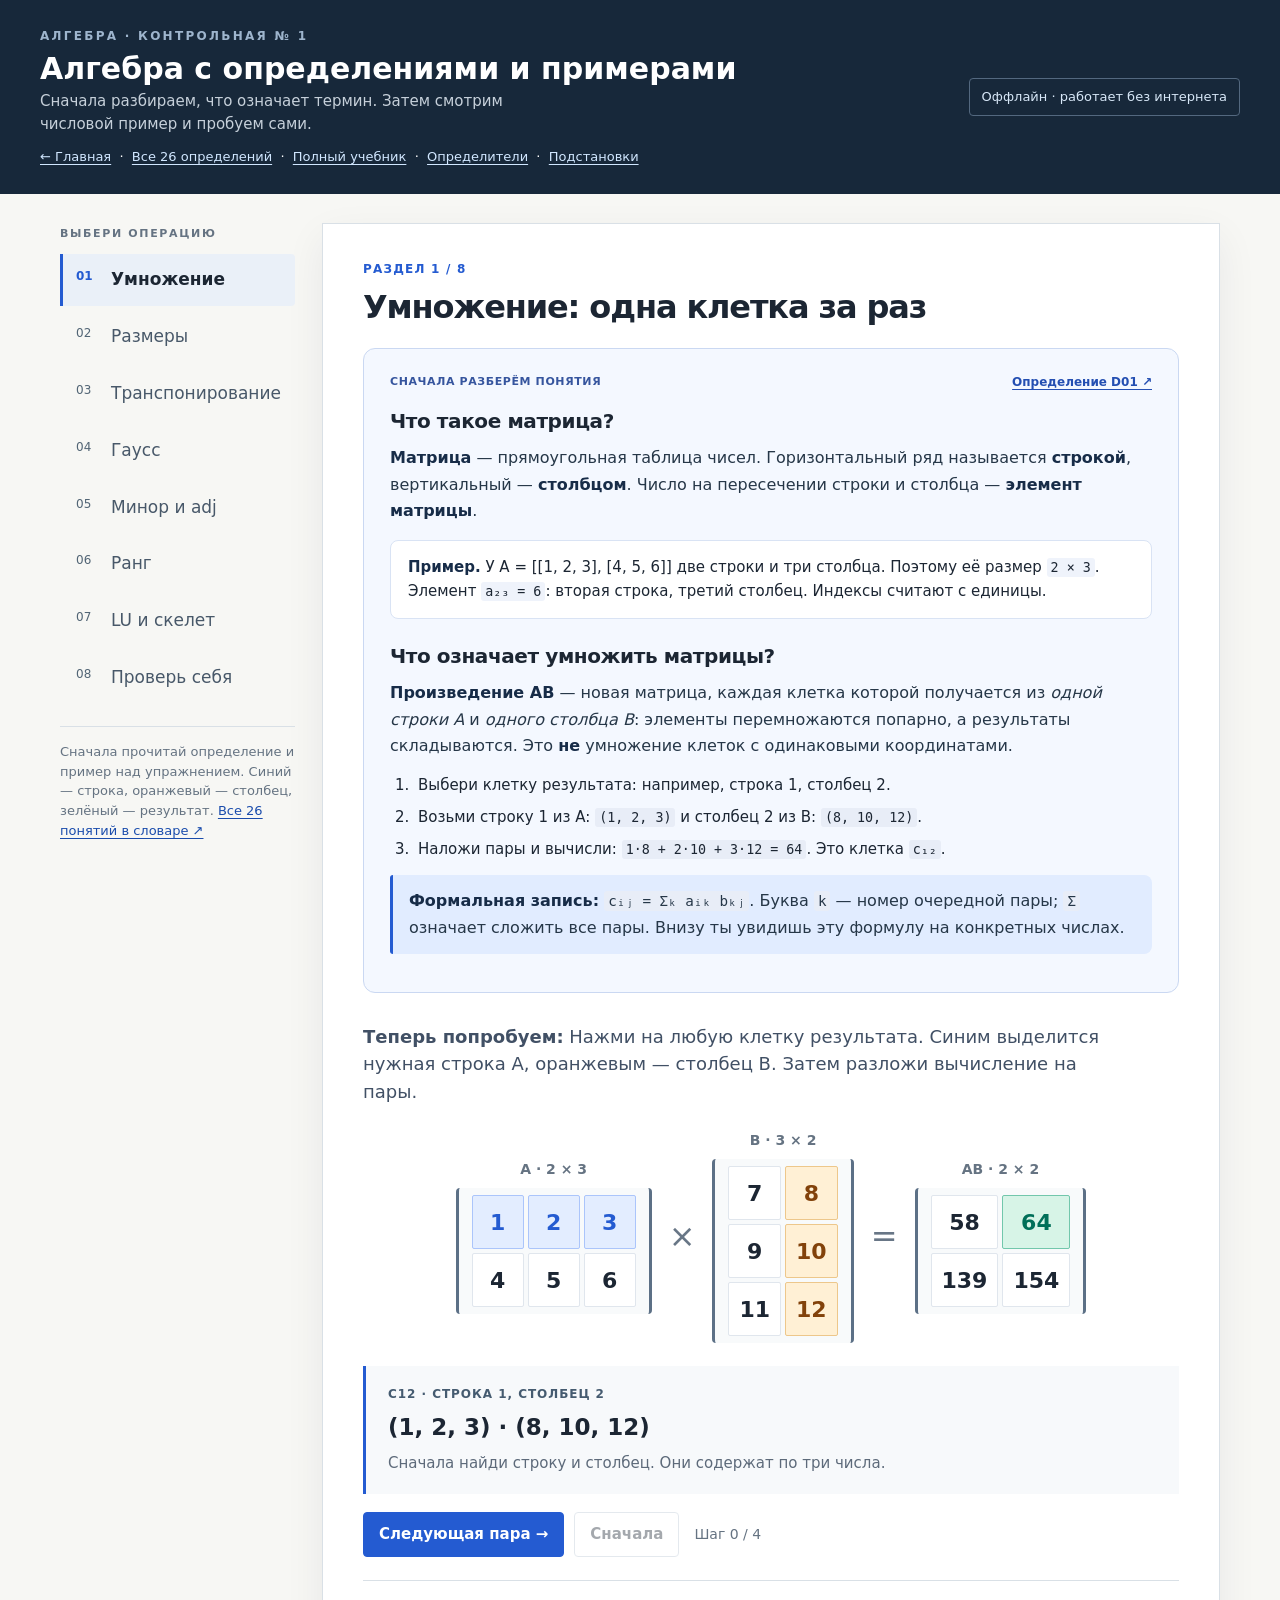
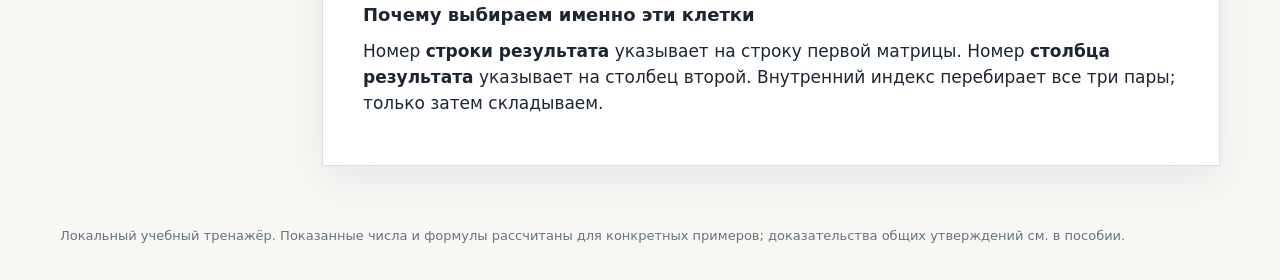
<file: lab.html>
<!doctype html>
<html lang="ru">
<head>
<meta charset="utf-8"/><meta name="viewport" content="width=device-width,initial-scale=1"/>
<title>Лаборатория матриц — наглядная алгебра</title><link rel="icon" type="image/svg+xml" href="./favicon.svg">
<style>
:root{--bg:#f7f7f4;--ink:#1c2633;--muted:#657382;--line:#d9e0e6;--blue:#245bd1;--blue-bg:#e3edff;--amber:#82420b;--amber-bg:#fff0d5;--mint:#006f59;--mint-bg:#d7f4e7;--red:#b22d40;--red-bg:#ffe7eb;--paper:#fff;--shadow:0 14px 38px rgba(22,37,53,.065)}*{box-sizing:border-box}body{margin:0;background:var(--bg);color:var(--ink);font:17px/1.52 system-ui,-apple-system,Segoe UI,Arial,sans-serif}button,select{font:inherit}button:focus-visible,select:focus-visible{outline:3px solid var(--blue);outline-offset:3px}header{background:#17283a;color:white;padding:27px max(22px,calc((100vw - 1200px)/2));display:flex;justify-content:space-between;gap:20px;align-items:center}header .kicker{color:#9eb5cd;font-size:12px;letter-spacing:.19em;text-transform:uppercase;font-weight:700}header h1{font-size:30px;font-weight:660;margin:6px 0 3px;line-height:1.2}header p{color:#c6d0da;font-size:15px;margin:0;max-width:520px}header .pill{border:1px solid #53687f;color:#d7e7f7;padding:8px 12px;border-radius:4px;font-size:13px;white-space:nowrap}.layout{max-width:1200px;margin:auto;padding:29px 20px 60px;display:grid;grid-template-columns:235px 1fr;gap:27px}.sidebar{align-self:start;position:sticky;top:18px}.sidebar .sidecap{font-size:11px;font-weight:750;letter-spacing:.15em;color:var(--muted);text-transform:uppercase;margin:3px 0 12px}.tabs{display:flex;flex-direction:column;gap:5px}.tab{width:100%;text-align:left;padding:13px 13px;border:0;background:transparent;color:#485869;cursor:pointer;display:flex;gap:13px;border-left:3px solid transparent;border-radius:0 4px 4px 0}.tab .num{font-size:12px;min-width:22px;color:#526575}.tab:hover{background:#eff1f2}.tab[aria-selected="true"]{color:var(--ink);background:#eaf0f8;border-left-color:var(--blue);font-weight:660}.tab[aria-selected="true"] .num{color:var(--blue)}.help{margin-top:22px;border-top:1px solid var(--line);padding-top:15px;color:var(--muted);font-size:13px}.content{min-width:0}.module{padding:36px 40px;background:var(--paper);border:1px solid var(--line);box-shadow:var(--shadow)}.subline{color:var(--blue);font-weight:750;letter-spacing:.1em;text-transform:uppercase;font-size:12px}.module h2{font-size:32px;font-weight:680;letter-spacing:-.035em;line-height:1.2;margin:10px 0 12px}.lead{font-size:18px;color:#415065;max-width:760px;margin-bottom:24px}.lesson{border-top:1px solid var(--line);padding-top:20px;margin-top:23px}.lesson h3{font-size:18px;margin:0 0 11px}.lesson p{margin:0 0 12px}.big{display:flex;justify-content:center;align-items:center;gap:17px;flex-wrap:wrap;margin:25px 0 12px}.matwrap{display:inline-flex;flex-direction:column;align-items:center;gap:8px}.matlabel{font-size:14px;color:var(--muted);font-weight:650}.matrix{display:grid;gap:4px;position:relative;padding:7px 13px;border-left:3px solid #5c7086;border-right:3px solid #5c7086;border-radius:4px;background:#f8fafb}.cell{border:1px solid #e0e6ed;background:white;min-width:52px;min-height:54px;padding:6px 10px;text-align:center;display:flex;align-items:center;justify-content:center;font-size:22px;font-weight:650;font-variant-numeric:tabular-nums;border-radius:2px;color:var(--ink)}button.cell{cursor:pointer}button.cell:hover{border-color:var(--blue)}.cell.row{background:var(--blue-bg);color:var(--blue);border-color:#abc5fb}.cell.col{background:var(--amber-bg);color:var(--amber);border-color:#edc78b}.cell.hit{background:var(--mint-bg);color:var(--mint);border-color:#72c7ac}.cell.removed{background:var(--red-bg);color:var(--red);opacity:.5;text-decoration:line-through}.cell.target{outline:3px solid var(--mint);outline-offset:-2px}.op{font-size:32px;font-weight:450;color:#687686}.mathline{font-size:21px;line-height:1.75;font-variant-numeric:tabular-nums;word-break:break-word}.work{background:#f7f9fb;border-left:3px solid var(--blue);padding:19px 22px;margin-top:23px}.work .cap{font-size:12px;color:#455b70;letter-spacing:.08em;text-transform:uppercase;font-weight:750;margin-bottom:6px}.work .equation{font-size:23px;line-height:1.5;font-weight:580;overflow-wrap:anywhere}.work .note{font-size:15px;color:#5d6a7a;margin-top:8px}.controls{display:flex;gap:10px;flex-wrap:wrap;align-items:center;margin-top:18px}.btn{border:1px solid #bcc8d5;border-radius:4px;padding:10px 15px;background:white;color:var(--ink);cursor:pointer;font-weight:580;font-size:15px}.btn:hover{background:#f3f6fa}.btn.primary{background:var(--blue);border-color:var(--blue);color:white}.btn.primary:hover{background:#174cba}.btn:disabled{opacity:.4;cursor:default}.btn[aria-pressed="true"]{background:var(--mint-bg);color:var(--mint);border-color:#68bc9a}.steps{display:inline-flex;align-items:center;font-size:14px;color:var(--muted);margin-left:5px}.example{background:#f5f8fb;padding:12px 16px;border:1px solid #e6ebef;font-size:16px}.field{display:flex;align-items:center;gap:10px;color:var(--muted);font-size:14px}.field select{border:1px solid #bac8d4;border-radius:4px;padding:9px 12px;background:white;color:var(--ink)}.point{display:grid;grid-template-columns:26px 1fr;gap:8px;margin:10px 0}.point .circ{background:#e7edf7;color:var(--blue);border-radius:2px;text-align:center;font-weight:730;font-size:14px;padding-top:3px}.tip{border-top:1px dashed var(--line);padding-top:13px;margin-top:17px;font-size:14px;color:var(--muted)}.bad{color:var(--red)}.good{color:var(--mint)}.badge{font-size:12px;padding:4px 7px;border-radius:3px;background:var(--blue-bg);color:var(--blue);font-weight:750}details{border:1px solid var(--line);padding:12px 16px;margin:12px 0}summary{cursor:pointer;font-weight:650}details p{margin-bottom:0}footer{max-width:1200px;padding:0 20px 35px;margin:auto;font-size:13px;color:var(--muted)}@media(max-width:900px){.layout{grid-template-columns:1fr;gap:16px;padding:14px}.sidebar{position:static}.tabs{flex-direction:row;flex-wrap:nowrap;overflow-x:auto;padding-bottom:5px}.tab{flex:0 0 auto;width:auto;border-left:0;border-bottom:3px solid transparent;border-radius:4px 4px 0 0;white-space:nowrap}.tab[aria-selected="true"]{border-left:0;border-bottom-color:var(--blue)}.sidebar .sidecap,.sidebar .help{display:none}.module{padding:22px 16px}.module h2{font-size:26px}.cell{min-width:42px;min-height:45px;font-size:17px;padding:5px}.big{gap:9px}header{padding:22px 18px}header .pill{display:none}.work .equation{font-size:19px}}
@media(max-width:900px){html,body{width:100%;overflow-x:hidden}.layout{grid-template-columns:minmax(0,1fr);width:100%}.sidebar,.content,.module{min-width:0;max-width:100%}.tabs{width:100%;min-width:0;max-width:100%;overflow-x:auto;overscroll-behavior-x:contain}.tab{min-width:auto}.big{max-width:100%;overflow-wrap:anywhere}.matwrap{max-width:100%}.work{max-width:100%}}

.theory{background:#f4f8ff;border:1px solid #cad8f2;border-radius:12px;padding:24px 26px;margin:22px 0 30px;overflow-wrap:break-word}
.theory-top{display:flex;align-items:center;justify-content:space-between;gap:10px;flex-wrap:wrap;color:#36559e;font-size:11px;font-weight:800;letter-spacing:.055em}
.theory-top a{color:#244fb2;font-size:12px;letter-spacing:0;text-underline-offset:3px}
.theory h3{font-size:20px;line-height:1.35;margin:24px 0 8px;letter-spacing:-.02em}
.theory h3:first-of-type{margin-top:17px}
.theory p{margin:10px 0 14px;line-height:1.65;font-size:16px;color:#263748}
.theory strong{color:#172c48}
.theory-example{background:#fff;border:1px solid #d9e3f4;padding:14px 17px;margin:15px 0;border-radius:8px;line-height:1.65;font-size:15px}
.theory-steps{padding-left:24px;margin:13px 0 14px;display:grid;gap:8px}
.theory-steps li{line-height:1.6;padding-left:4px;font-size:15px}
.theory-rule{background:#e1ecff;border-left:3px solid #245bd1;padding:13px 16px;border-radius:3px 8px 8px 3px}
.theory code{font-family:"Cascadia Code",Consolas,"DejaVu Sans Mono",monospace;white-space:normal;overflow-wrap:anywhere;background:#e8edf7;padding:2px 4px;border-radius:3px;font-size:.89em}
.theory .theory-example code{background:#eff3fb}
.help a,.toplinks a{color:#d1e7ff;text-underline-offset:3px}
.toplinks{margin-top:11px;font-size:13px}
.help a{color:#1a4cac}
@media(max-width:600px){.theory{padding:18px 16px;margin:17px 0 24px}.theory h3{font-size:18px}.theory p,.theory-steps li{font-size:15px}.theory-example{font-size:14px;padding:12px}}
</style>
</head>
<body><header><div><div class="kicker">Алгебра · контрольная № 1</div><h1>Алгебра с определениями и примерами</h1><p>Сначала разбираем, что означает термин. Затем смотрим числовой пример и пробуем сами.</p><div class="toplinks"><a href="./">← Главная</a> &nbsp;·&nbsp; <a href="./definitions.html">Все 26 определений</a> &nbsp;·&nbsp; <a href="./textbook.html">Полный учебник</a> &nbsp;·&nbsp; <a href="./determinants.html">Определители</a> &nbsp;·&nbsp; <a href="./permutations.html">Подстановки</a></div></div><div class="pill">Оффлайн · работает без интернета</div></header>
<div class="layout"><aside class="sidebar"><div class="sidecap">Выбери операцию</div><nav class="tabs" id="tabs" role="tablist"></nav><div class="help">Сначала прочитай определение и пример над упражнением. Синий — строка, оранжевый — столбец, зелёный — результат. <a href="./definitions.html">Все 26 понятий в словаре ↗</a></div></aside><main class="content"><div id="app" class="module" role="tabpanel" aria-live="polite"></div></main></div>
<footer>Локальный учебный тренажёр. Показанные числа и формулы рассчитаны для конкретных примеров; доказательства общих утверждений см. в пособии.</footer>
<script id="theory-inline">
/* Компактный учебный текст: определения до интерактивных действий. */
const LESSON_THEORY = [
  "<section class=\"theory\" aria-label=\"Определения перед умножением\">\n  <div class=\"theory-top\"><span>СНАЧАЛА РАЗБЕРЁМ ПОНЯТИЯ</span><a href=\"./definitions.html#D01\">Определение D01 ↗</a></div>\n  <h3>Что такое матрица?</h3>\n  <p><strong>Матрица</strong> — прямоугольная таблица чисел. Горизонтальный ряд называется <strong>строкой</strong>, вертикальный — <strong>столбцом</strong>. Число на пересечении строки и столбца — <strong>элемент матрицы</strong>.</p>\n  <div class=\"theory-example\"><strong>Пример.</strong> У A = [[1, 2, 3], [4, 5, 6]] две строки и три столбца. Поэтому её размер <code>2 × 3</code>. Элемент <code>a₂₃ = 6</code>: вторая строка, третий столбец. Индексы считают с единицы.</div>\n  <h3>Что означает умножить матрицы?</h3>\n  <p><strong>Произведение AB</strong> — новая матрица, каждая клетка которой получается из <em>одной строки A</em> и <em>одного столбца B</em>: элементы перемножаются попарно, а результаты складываются. Это <strong>не</strong> умножение клеток с одинаковыми координатами.</p>\n  <ol class=\"theory-steps\"><li>Выбери клетку результата: например, строка 1, столбец 2.</li><li>Возьми строку 1 из A: <code>(1, 2, 3)</code> и столбец 2 из B: <code>(8, 10, 12)</code>.</li><li>Наложи пары и вычисли: <code>1·8 + 2·10 + 3·12 = 64</code>. Это клетка <code>c₁₂</code>.</li></ol>\n  <p class=\"theory-rule\"><strong>Формальная запись:</strong> <code>cᵢⱼ = Σₖ aᵢₖ bₖⱼ</code>. Буква <code>k</code> — номер очередной пары; <code>Σ</code> означает сложить все пары. Внизу ты увидишь эту формулу на конкретных числах.</p>\n</section>",
  "<section class=\"theory\" aria-label=\"Определение совместимых размеров\">\n  <div class=\"theory-top\"><span>ПЕРЕД ВЫБОРОМ РАЗМЕРОВ</span><a href=\"./definitions.html#D01\">Определение D01 ↗</a></div>\n  <h3>Что означает размер матрицы?</h3>\n  <p><strong>Размер n × p</strong> означает <strong>n строк</strong> и <strong>p столбцов</strong>. Например, матрица 2 × 3 содержит две горизонтальные строки по три числа, а матрица 3 × 2 — три строки по два числа.</p>\n  <h3>Почему внутренние размеры обязаны совпадать?</h3>\n  <p>При вычислении клетки результата мы сопоставляем <em>строку первой матрицы</em> со <em>столбцом второй</em>. У каждого числа строки должна быть пара в столбце.</p>\n  <div class=\"theory-example\"><strong>Получается:</strong> <code>(1, 2, 3) · (7, 9, 11)</code> — три пары, вычислить можно. <strong>Не получается:</strong> <code>(1, 2, 3) · (7, 9)</code> — у числа 3 нет пары. Именно поэтому умножение <code>2 × 3</code> на <code>2 × 2</code> <strong>не определено</strong>.</div>\n  <p>Можем начать с четырёх названий размеров: <code>A: n × p</code> и <code>B: q × m</code>. Но необходимо <code>p = q</code>; это одна и та же величина. Поэтому обычно сразу пишут <code>A: n × p</code>, <code>B: p × m</code>. Результат имеет <strong>n строк и m столбцов</strong>, то есть размер <code>n × m</code>.</p>\n  <p class=\"theory-rule\"><strong>Быстрая проверка:</strong> <code>(n × p) · (p × m) → (n × m)</code>. Внутренние размерности равны, внешние остаются. Попробуй два варианта ниже и посмотри, какой из них возможен.</p>\n</section>",
  "<section class=\"theory\" aria-label=\"Определение транспонирования\">\n  <div class=\"theory-top\"><span>ПЕРЕД ПЕРЕНОСОМ ЧИСЕЛ</span><a href=\"./definitions.html#D01\">Сначала об индексах ↗</a></div>\n  <h3>Что такое транспонирование?</h3>\n  <p><strong>Транспонировать матрицу</strong> — значит превратить каждую исходную <strong>строку в столбец</strong> с тем же порядком чисел. Обозначение: <code>Aᵀ</code> («А транспонированная»). В исходном числе ничего не меняется — меняется только адрес.</p>\n  <div class=\"theory-example\"><strong>Пример:</strong> A = [[1, 2, 3], [4, 5, 6]] размером <code>2 × 3</code>. После транспонирования: Aᵀ = [[1, 4], [2, 5], [3, 6]] размером <code>3 × 2</code>. Число 6 с адреса <code>(2, 3)</code> переходит на <code>(3, 2)</code>.</div>\n  <ol class=\"theory-steps\"><li>Возьми первую строку A: (1, 2, 3).</li><li>Поставь её первым столбцом Aᵀ.</li><li>Вторую строку A: (4, 5, 6) поставь вторым столбцом Aᵀ.</li></ol>\n  <p class=\"theory-rule\"><strong>Правило адресов:</strong> <code>(Aᵀ)ⱼᵢ = aᵢⱼ</code>. Для квадратной матрицы это похоже на <strong>отражение относительно главной диагонали</strong>, а не поворот на 180°. Повторное транспонирование возвращает A.</p>\n</section>",
  "<section class=\"theory\" aria-label=\"Определение метода Гаусса\">\n  <div class=\"theory-top\"><span>ПЕРЕД ПРЕОБРАЗОВАНИЯМИ</span><a href=\"./definitions.html#D02\">D02–D04: формулировки ↗</a></div>\n  <h3>Что решает метод Гаусса?</h3>\n  <p><strong>Система линейных уравнений (СЛАУ)</strong> — несколько уравнений с неизвестными, например <code>x + y + z = 6</code>, которые должны выполняться одновременно. <strong>Метод Гаусса</strong> — способ последовательно исключать неизвестные, превращая систему в более простую, но с теми же решениями.</p>\n  <p><strong>Расширенная матрица</strong> — сокращённая запись системы: в строке стоят коэффициенты при x, y, z, а <code>|</code> отделяет правую часть. Запись <code>[1, 1, 1 | 6]</code> означает <code>x + y + z = 6</code>.</p>\n  <h3>Какие преобразования разрешены?</h3>\n  <ol class=\"theory-steps\"><li><strong>Поменять две строки местами.</strong> Это просто перестановка уравнений.</li><li><strong>Умножить строку на ненулевое число.</strong> Ноль запрещён: можно потерять уравнение.</li><li><strong>Прибавить к строке кратную другой.</strong> Например, <code>R₂ ← R₂ − 2R₁</code> — каждый элемент второй строки уменьшается на удвоенный соответствующий элемент первой.</li></ol>\n  <div class=\"theory-example\"><strong>Пример одного шага:</strong> <code>R₂ = [2, 1, 3 | 14]</code>, <code>R₁ = [1, 1, 1 | 6]</code>. После <code>R₂ − 2R₁</code> получим <code>[0, −1, 1 | 2]</code>. Коэффициент при x исчез.</div>\n  <p class=\"theory-rule\"><strong>Цель:</strong> получить <strong>ступенчатый вид</strong>, где первый ненулевой элемент следующей строки расположен правее, чем в предыдущей. Эти первые ненулевые элементы называют <strong>ведущими</strong>. Затем подставляем найденные значения снизу вверх. Пройди пять экранов ниже.</p>\n</section>",
  "<section class=\"theory\" aria-label=\"Определения определителя минора и союзной матрицы\">\n  <div class=\"theory-top\"><span>ПЕРЕД ВЫЧЁРКИВАНИЕМ</span><a href=\"./definitions.html#D08\">D08, D12–D14 ↗</a></div>\n  <h3>Для начала: что такое определитель?</h3>\n  <p><strong>Квадратная матрица</strong> имеет одинаковое число строк и столбцов. <strong>Определитель</strong> (<code>det A</code>) — число, которое сопоставляют такой матрице; его нулевое значение показывает, что обратной матрицы не существует. Для матрицы 2 × 2 <code>[[a, b], [c, d]]</code> он равен <code>ad − bc</code>. Например, <code>det [[4, 6], [7, 10]] = 4·10 − 6·7 = −2</code>.</p>\n  <h3>Минор → алгебраическое дополнение → adj(A)</h3>\n  <ol class=\"theory-steps\"><li><strong>Минор элемента</strong> <code>Mᵢⱼ</code>: вычеркни строку <code>i</code> и столбец <code>j</code> исходной квадратной матрицы; вычисли определитель оставшейся матрицы.</li><li><strong>Алгебраическое дополнение</strong> <code>Cᵢⱼ</code>: возьми минор и при необходимости поменяй его знак по шахматному узору <code>+ − + / − + − / + − +</code>. Формула: <code>Cᵢⱼ = (−1)ⁱ⁺ʲ Mᵢⱼ</code>.</li><li><strong>Союзная матрица</strong> <code>adj(A)</code>: вычисли все Cᵢⱼ, собери их в таблицу и <strong>транспонируй</strong> её (поменяй строки со столбцами).</li></ol>\n  <div class=\"theory-example\"><strong>На числах:</strong> у A = [[1, 2, 3], [4, 5, 6], [7, 8, 10]] выберем позицию (1, 2). Остаётся [[4, 6], [7, 10]], её определитель −2. Знак позиции (1, 2) отрицательный, значит <code>C₁₂ = −(−2) = 2</code>.</div>\n  <p class=\"theory-rule\"><strong>Зачем adj?</strong> Если <code>det A ≠ 0</code>, существует <strong>обратная матрица</strong> A⁻¹ (такая, что <code>AA⁻¹ = A⁻¹A = I</code>). Здесь <strong>I</strong> — единичная матрица: на главной диагонали стоят единицы, в остальных клетках — нули, и <code>A⁻¹ = adj(A) / det A</code>. При нулевом определителе делить нельзя. После примера нажми «Собрать всю adj(A)».</p>\n</section>",
  "<section class=\"theory\" aria-label=\"Определение ранга и линейной независимости\">\n  <div class=\"theory-top\"><span>ПЕРЕД ИЗМЕНЕНИЕМ ПАРАМЕТРА</span><a href=\"./definitions.html#D18\">D16–D25: ранг и зависимость ↗</a></div>\n  <h3>Что означает «линейно независимые»?</h3>\n  <p><strong>Вектор</strong> — упорядоченный набор чисел, например (1, 2). Строку матрицы можно рассматривать как вектор. Два вектора <strong>линейно зависимы</strong>, если один можно получить из другого умножением на число. Более общее определение: существует <em>нетривиальная</em> комбинация <code>α₁v₁ + … + αₖvₖ = 0</code>, где <strong>не все</strong> коэффициенты α равны нулю. Если это невозможно — векторы независимы.</p>\n  <div class=\"theory-example\"><strong>Пример:</strong> строки <code>(1, 2)</code> и <code>(2, 4)</code> зависимы: вторая равна двум первым, поэтому не добавляет новой информации. Строки <code>(1, 2)</code> и <code>(2, 5)</code> не кратны и независимы.</div>\n  <h3>Что называется рангом матрицы?</h3>\n  <p><strong>Ранг</strong> — максимальное число линейно независимых строк (оно совпадает с максимальным числом независимых столбцов). Его также можно найти как количество ненулевых строк в ступенчатом виде или как наибольший порядок ненулевого минора.</p>\n  <p>Матрица из двух пропорциональных ненулевых строк имеет ранг <code>1</code>, а не 2. У двух независимых строк ранг <code>2</code>. Ранг нулевой матрицы — <code>0</code>.</p>\n  <p class=\"theory-rule\"><strong>Что такое параметр λ?</strong> Это число, значение которого пока неизвестно. В матрице <code>[[1, 2], [2, 4 + λ]]</code> определитель равен <code>λ</code>. При <code>λ ≠ 0</code> ранг 2, при <code>λ = 0</code> ранг 1. Ниже измени λ и проверь это.</p>\n</section>",
  "<section class=\"theory\" aria-label=\"Определения матричных разложений\">\n  <div class=\"theory-top\"><span>ПЕРЕД ВЫБОРОМ РАЗЛОЖЕНИЯ</span><a href=\"./definitions.html#D18\">Сначала о ранге ↗</a></div>\n  <h3>Что значит разложить матрицу?</h3>\n  <p><strong>Разложение</strong> — представить матрицу в виде произведения более простых матриц, чтобы удобнее решать системы, вычислять свойства или хранить данные. Это не «разложение на числа», как факторизация целого числа, а равенство матриц.</p>\n  <h3>LU: две треугольные матрицы</h3>\n  <p><strong>LU-разложение</strong> — запись <code>A = LU</code>, где <code>L</code> — нижнетреугольная матрица (выше главной диагонали нули), а <code>U</code> — верхнетреугольная (ниже диагонали нули). В L удобно хранить коэффициенты исключения Гаусса.</p>\n  <div class=\"theory-example\"><strong>Пример:</strong> <code>[[2, 1], [4, 5]] = [[1, 0], [2, 1]] · [[2, 1], [0, 3]]</code>. Проверка нижней правой клетки: <code>2·1 + 1·3 = 5</code>. Не для каждой матрицы возможно LU без перестановки строк; иногда используют <code>PA = LU</code>.</div>\n  <h3>Скелетное разложение: независимые столбцы</h3>\n  <p><strong>Скелетное разложение</strong> (разложение ранга) — запись <code>A = BC</code> с <code>B</code> из r независимых столбцов, где <code>r = rank(A)</code>, и <code>C</code>, показывающей, как восстановить исходные столбцы через выбранные.</p>\n  <div class=\"theory-example\"><strong>Пример:</strong> если третий столбец равен первому плюс второму, в B оставим первые два, а в C запишем для третьего коэффициенты <code>(1, 1)</code>. Именно такое равенство видно в упражнении ниже.</div>\n  <p class=\"theory-rule\"><strong>Как не перепутать:</strong> LU строят из шагов исключения строк. Скелетное разложение строят из независимых столбцов и формул восстановления. У обоих проверка одна: перемножить правую часть и получить исходную A.</p>\n</section>",
  "<section class=\"theory\" aria-label=\"Как самостоятельно проверять определения\">\n  <div class=\"theory-top\"><span>ПЕРЕД САМОПРОВЕРКОЙ</span><a href=\"./definitions.html\">Словарь 26 понятий ↗</a></div>\n  <h3>Как понять, что ты выучил определение?</h3>\n  <p>Для каждого термина нужно уметь сделать <strong>три вещи</strong>: (1) сказать его смысл своими словами, (2) дать строгую формулировку, (3) показать правильный маленький пример и объяснить, почему он подходит.</p>\n  <div class=\"theory-example\"><strong>Например, ранг:</strong> «сколько независимых строк в матрице» → «максимальное число линейно независимых строк» → у <code>[[1, 2], [2, 4]]</code> ранг 1, так как вторая строка равна удвоенной первой.</div>\n  <p>Если слово ещё незнакомо, не пытайся угадать ответ по формуле. Открой <a href=\"./definitions.html\">словарь определений</a>, прочитай смысл, подставь числа, вернись к задаче.</p>\n  <p class=\"theory-rule\"><strong>Важно:</strong> частный пример помогает понять определение, но не заменяет доказательства теоремы для всех разрешённых случаев. Для доказательств D/P открой основной PDF.</p>\n</section>"
];
const DICTIONARY = [
  [
    "D01",
    "Умножение матриц",
    "Операции с матрицами",
    "Из строки A и столбца B получаем одну клетку новой матрицы: перемножаем элементы парами и складываем.",
    "Для A размера n×p и B размера p×m определено C=AB размера n×m; cᵢⱼ=Σₖ aᵢₖbₖⱼ.",
    "(1,2)·(3,4) → 1·3+2·4=11.",
    "matrix"
  ],
  [
    "D02",
    "Элементарные преобразования строк",
    "Метод Гаусса",
    "Три разрешённых действия со строками, не меняющих пространство решений системы.",
    "Менять местами две строки; умножать строку на ненулевое число; прибавлять к строке кратную другой.",
    "R₂←R₂−2R₁: [2,3]−2·[1,1]=[0,1].",
    "gauss"
  ],
  [
    "D03",
    "Ступенчатая и улучшенная ступенчатая формы",
    "Метод Гаусса",
    "В ступенчатой матрице первые ненулевые элементы строк образуют лестницу вправо.",
    "Все нулевые строки расположены снизу, ведущие позиции идут строго вправо. В приведённой ступенчатой форме ведущие элементы равны 1 и являются единственными ненулевыми в столбцах.",
    "[[1,2,3],[0,1,4],[0,0,0]] — ступенчатая форма.",
    "gauss"
  ],
  [
    "D04",
    "Теорема о методе Гаусса",
    "Метод Гаусса",
    "Элементарные преобразования позволяют привести любую матрицу к ступенчатой форме.",
    "Любую матрицу можно элементарными преобразованиями строк привести к ступенчатой и к приведённой ступенчатой форме.",
    "Если первый элемент столбца равен 0, можно сначала переставить строки.",
    "gauss"
  ],
  [
    "D05",
    "Перестановка и подстановка",
    "Подстановки и определители",
    "Перестановка — расположение n разных элементов в определённом порядке; подстановка — взаимно однозначное правило, меняющее их номера.",
    "Перестановка n элементов — любое их упорядочение без повторений. Подстановка — биекция σ:{1,…,n}→{1,…,n}; множество всех σ обозначают Sₙ.",
    "σ:1→2, 2→3, 3→1. Это цикл (1 2 3).",
    "quiz"
  ],
  [
    "D06",
    "Чётность и знак подстановки",
    "Подстановки и определители",
    "Считаем пары, нарушающие порядок; чётность их числа даёт знак + или −.",
    "Инверсия: i<j, но σ(i)>σ(j). Знак sgn σ = (−1)^(число инверсий).",
    "У списка (3,1,2) две инверсии (3>1, 3>2), знак +1.",
    "quiz"
  ],
  [
    "D07",
    "Определитель через подстановки",
    "Подстановки и определители",
    "Число det A складывает произведения, выбирающие ровно одну клетку в каждой строке и столбце, со знаками.",
    "det A = Σ_{σ∈Sₙ} sgn(σ) · ∏ᵢ aᵢ,σ(i).",
    "Для матрицы 2×2 [[a,b],[c,d]]: det A = ad − bc.",
    "adj"
  ],
  [
    "D08",
    "Алгебраическое дополнение",
    "Определитель и обратная",
    "Минор элемента с плюсом или минусом по шахматной схеме знаков.",
    "Cᵢⱼ=(−1)^(i+j)Mᵢⱼ; Mᵢⱼ — определитель после удаления строки i и столбца j.",
    "У [[1,2,3],[4,5,6],[7,8,10]]: M₁₂=−2, C₁₂=2.",
    "adj"
  ],
  [
    "D09",
    "Разложение определителя по строке или столбцу",
    "Определитель и обратная",
    "Чтобы найти det большой матрицы, можно сложить элементы одной строки, умноженные на их дополнения.",
    "Для фиксированной строки i: det A = Σⱼ aᵢⱼ Cᵢⱼ; для фиксированного столбца j: det A = Σᵢ aᵢⱼ Cᵢⱼ.",
    "Если строка (0,3,0), остаётся единственный член 3Cᵢ₂.",
    "adj"
  ],
  [
    "D10",
    "Фальшивое разложение",
    "Определитель и обратная",
    "Если взять элементы одной строки и дополнения другой, получим ноль.",
    "При k≠i: Σⱼ aₖⱼ Cᵢⱼ = 0; для различных столбцов — аналогично.",
    "Если заменить строку матрицы другой её строкой, появятся совпадающие строки и det=0.",
    "adj"
  ],
  [
    "D11",
    "Формулы Крамера",
    "Определитель и обратная",
    "Каждую неизвестную квадратной системы можно получить отношением двух определителей.",
    "Для Ax=b при det A≠0: xᵢ=det Aᵢ/det A; Aᵢ — A с заменённым i-м столбцом на b.",
    "2x+y=5, x+3y=7 ⇒ y=9/5. Для y заменяется второй столбец.",
    "adj"
  ],
  [
    "D12",
    "Союзная матрица adj(A)",
    "Определитель и обратная",
    "Собери таблицу алгебраических дополнений, затем поменяй строки и столбцы местами.",
    "adj(A) = (Cᵢⱼ)ᵀ.",
    "Для [[2,1],[3,4]]: adj(A)=[[4,−1],[−3,2]].",
    "adj"
  ],
  [
    "D13",
    "Обратная матрица",
    "Определитель и обратная",
    "Матрица, которая при умножении на исходную даёт единичную (как 1 при обычном умножении).",
    "A⁻¹ существует для квадратной A, если AA⁻¹=A⁻¹A=I.",
    "[[1,2],[0,1]]·[[1,−2],[0,1]]=I.",
    "adj"
  ],
  [
    "D14",
    "Формула обратной матрицы",
    "Определитель и обратная",
    "Обратная вычисляется через союзную матрицу, делённую на определитель; нулевой det запрещает деление.",
    "При det A≠0: A⁻¹=adj(A)/det A.",
    "Для [[2,1],[3,4]]: det=5, A⁻¹=1/5·[[4,−1],[−3,2]].",
    "adj"
  ],
  [
    "D15",
    "Обратная к произведению",
    "Определитель и обратная",
    "Чтобы обратить произведение, меняют порядок обратных матриц.",
    "Для обратимых квадратных A,B: (AB)⁻¹=B⁻¹A⁻¹.",
    "(AB)(B⁻¹A⁻¹)=A(BB⁻¹)A⁻¹=I.",
    "adj"
  ],
  [
    "D16",
    "Минор порядка k",
    "Ранг и линейная зависимость",
    "Выбери k строк и k столбцов, получишь квадратную таблицу k×k; её определитель — минор.",
    "Минор порядка k — определитель подматрицы, образованной выбранными k строками и k столбцами.",
    "Для [[1,2,3],[4,5,6]] строки 1,2 и столбцы 1,3 дают det [[1,3],[4,6]]=−6.",
    "rank"
  ],
  [
    "D17",
    "Базисный минор",
    "Ранг и линейная зависимость",
    "Ненулевой минор наибольшего возможного размера.",
    "Базисный минор — ненулевой минор порядка r=rank A.",
    "У [[1,2,3],[2,4,6]] ранг 1; минор [1] порядка 1 — базисный.",
    "rank"
  ],
  [
    "D18",
    "Ранг матрицы",
    "Ранг и линейная зависимость",
    "Сколько строк или столбцов несут независимую информацию.",
    "rank A — максимальный порядок ненулевого минора; он равен числу независимых строк или столбцов.",
    "rank [[1,2],[2,4]]=1; у нулевой матрицы rank=0.",
    "rank"
  ],
  [
    "D19",
    "Линейная комбинация и нетривиальность",
    "Ранг и линейная зависимость",
    "Складываем векторы с числовыми множителями; нетривиально — если хотя бы один множитель ненулевой.",
    "α₁v₁+…+αₖvₖ — линейная комбинация. Она нетривиальна, если некоторые αᵢ≠0.",
    "3(1,2)−2(0,1)=(3,4); коэффициенты 3 и −2 не нули.",
    "rank"
  ],
  [
    "D20",
    "Линейная зависимость строк",
    "Ранг и линейная зависимость",
    "Строки зависимы, если одна не добавляет новой информации: её можно выразить через другие.",
    "Есть коэффициенты αᵢ, не все нулевые, такие что Σ αᵢvᵢ=0.",
    "2(1,2)−(2,4)=(0,0) — зависимость.",
    "rank"
  ],
  [
    "D21",
    "Линейная независимость столбцов",
    "Ранг и линейная зависимость",
    "Невозможно получить нулевой вектор нетривиальной комбинацией столбцов.",
    "Σ αᵢvᵢ=0 возможно только при всех αᵢ=0.",
    "(1,0) и (0,1) независимы: α(1,0)+β(0,1)=0 ⇒ α=β=0.",
    "rank"
  ],
  [
    "D22",
    "Критерий зависимости",
    "Ранг и линейная зависимость",
    "В конечном наборе есть зависимость тогда и только тогда, когда хотя бы один вектор составлен из остальных.",
    "Линейная зависимость эквивалентна существованию вектора, выражаемого линейной комбинацией остальных.",
    "Из 3v₁−2v₂+v₃=0 следует v₃=−3v₁+2v₂.",
    "rank"
  ],
  [
    "D23",
    "Теорема о базисном миноре",
    "Ранг и линейная зависимость",
    "Строки и столбцы базисного минора независимы, а остальные через них выражаются.",
    "Строки и столбцы, выбранные базисным минором, линейно независимы; остальные строки и столбцы линейно выражаются через соответствующие базисные.",
    "Если столбец 3=столбец 1+столбец 2, третий не нужен как независимый.",
    "factor"
  ],
  [
    "D24",
    "Теорема о ранге",
    "Ранг и линейная зависимость",
    "Независимых строк столько же, сколько независимых столбцов, если взять максимально возможное число.",
    "rank A равен максимальному числу независимых строк и одновременно столбцов.",
    "У [[1,2,3],[2,4,6]] ранг 1 и по строкам, и по столбцам.",
    "rank"
  ],
  [
    "D25",
    "Критерий невырожденности",
    "Ранг и линейная зависимость",
    "Квадратная матрица обратима тогда и только тогда, когда в ней нет потери независимой информации.",
    "Для квадратной n×n: det A≠0 ⇔ rank A=n ⇔ строки независимы ⇔ столбцы независимы ⇔ A обратима.",
    "Для [[1,2],[2,4]] det=0, rank=1, обратной нет.",
    "rank"
  ],
  [
    "D26",
    "Теорема Кронекера — Капелли",
    "Системы линейных уравнений",
    "Система имеет хотя бы одно решение тогда и только тогда, когда добавление правой части не создаёт нового независимого столбца.",
    "Ax=b совместна ⇔ rank A=rank [A|b]. Если совместна и ранг меньше числа неизвестных, есть свободные параметры.",
    "x+y=1 и 2x+2y=5 несовместны: левые части кратны, правые — нет.",
    "gauss"
  ]
];

</script>
<script>
const A=[[1,2,3],[4,5,6]], B=[[7,8],[9,10],[11,12]], G=[[[1,1,1,6],[2,1,3,14],[1,2,1,8]],[[1,1,1,6],[0,-1,1,2],[1,2,1,8]],[[1,1,1,6],[0,-1,1,2],[0,1,0,2]],[[1,1,1,6],[0,-1,1,2],[0,0,1,4]]];
const TABS=[['Умножение','matrix'],['Размеры','dimensions'],['Транспонирование','transpose'],['Гаусс','gauss'],['Минор и adj','adj'],['Ранг','rank'],['LU и скелет','factor'],['Проверь себя','quiz']];
let state={tab:Math.max(0,TABS.findIndex(t=>t[1]===location.hash.slice(1))),i:0,j:1,pair:0,variant:'good',trans:[1,2],gstep:0,adj:[0,1],showAdj:false,lambda:0,fact:0,permuted:false};
const app=document.getElementById('app');
function esc(x){return String(x).replace(/&/g,'&amp;').replace(/</g,'&lt;').replace(/>/g,'&gt;')}
function wrap(t){return `<div class="matlabel">${esc(t)}</div>`}
function mat(v,classes=()=>'',fn='',title='',renderText=null){let h=`<div class="matwrap">${title?wrap(title):''}<div class="matrix" style="grid-template-columns:repeat(${v[0].length},minmax(40px,auto))">`;v.forEach((row,i)=>row.forEach((x,j)=>{let cls=classes(i,j)||'';let lab=`строка ${i+1}, столбец ${j+1}, число ${x}`;h+=fn?`<button class="cell ${cls}" type="button" aria-label="${lab}" data-act="${fn}" data-i="${i}" data-j="${j}">${esc(renderText?renderText(x,i,j):x)}</button>`:`<div class="cell ${cls}">${esc(renderText?renderText(x,i,j):x)}</div>`}));return h+'</div></div>'}
function head(n,t,lead){return `<div class="subline">Раздел ${n} / ${TABS.length}</div><h2>${t}</h2>${LESSON_THEORY[n-1] || ""}<p class="lead"><b>Теперь попробуем:</b> ${lead}</p>`}
function work(eq,note,cap='Смотрим на числа'){return `<div class="work"><div class="cap">${cap}</div><div class="equation">${eq}</div>${note?`<div class="note">${note}</div>`:''}</div>`}
function button(label,act,primary=false,disabled=false,extra=''){return `<button class="btn ${primary?'primary':''}" data-act="${act}" ${disabled?'disabled':''} ${extra}>${label}</button>`}
function prod(X,Y){return X.map(row=>Y[0].map((_,j)=>row.reduce((s,x,k)=>s+x*Y[k][j],0)))}
function renderMatrix(){let {i,j,pair}=state;let P=prod(A,B);let term=A[i].map((x,k)=>`${x} × ${B[k][j]}`);let values=A[i].map((x,k)=>x*B[k][j]);let calc=pair===0?`(${A[i].join(', ')}) · (${B.map(r=>r[j]).join(', ')})`:pair<=3?`${term.slice(0,pair).join(' + ')}${pair<3?' + …':''}`:`${values.join(' + ')} = <span class="good">${P[i][j]}</span>`;
return head(1,'Умножение: одна клетка за раз','Нажми на любую клетку результата. Синим выделится нужная строка A, оранжевым — столбец B. Затем разложи вычисление на пары.')+`<div class="big">${mat(A,(r,c)=>r===i?'row':'','', 'A · 2 × 3')}<span class="op">×</span>${mat(B,(r,c)=>c===j?'col':'','', 'B · 3 × 2')}<span class="op">=</span>${mat(P,(r,c)=>r===i&&c===j?'hit':'','choose-result','AB · 2 × 2')}</div>`+work(calc,pair===0?'Сначала найди строку и столбец. Они содержат по три числа.':pair<=3?`Сделано пар: ${pair} из 3. Результат пока не записывай.`:'Сумма попарных произведений — одна конкретная клетка результата.',`c${i+1}${j+1} · строка ${i+1}, столбец ${j+1}`)+`<div class="controls">${button('Следующая пара →','next-pair',true,pair>=4)}${button('Сначала','reset-pair',false,pair===0)}<span class="steps">Шаг ${pair} / 4</span></div><div class="lesson"><h3>Почему выбираем именно эти клетки</h3><p>Номер <b>строки результата</b> указывает на строку первой матрицы. Номер <b>столбца результата</b> указывает на столбец второй. Внутренний индекс перебирает все три пары; только затем складываем.</p></div>`;
}
function renderDimensions(){const yes=state.variant==='good';let a= [[1,2,3],[4,5,6]],b=yes?[[7,8],[9,10],[11,12]]:[[7,8],[9,10]];
return head(2,'Почему размеры должны совпадать','Сначала четыре обозначения размеров: A — n × p, B — q × m. Для каждой клетки нужно наложить одну строку на один столбец.')+`<div class="controls"><label class="field">Выбери вторую матрицу <select id="dimselect" aria-label="Форма второй матрицы"><option value="good" ${yes?'selected':''}>B: 3 строки × 2 столбца</option><option value="bad" ${!yes?'selected':''}>B: 2 строки × 2 столбца</option></select></label></div><div class="big">${mat(a,(r,c)=>r===0?'row':'','', 'A · 2 × 3')}<span class="op">×</span>${mat(b,(r,c)=>c===0?'col':'','',`B · ${b.length} × 2`)}</div>`+work(yes?'<span class="good">3 = 3, пары совпадают. Произведение определено.</span>':'<span class="bad">3 ≠ 2. У третьего числа выбранной строки нет пары.</span>',yes?'Выход: 2 строки (от A) × 2 столбца (от B).':'Нельзя «просто проигнорировать» лишнее число: это была бы другая операция.', 'Условие p = q')+`<div class="lesson"><h3>А зачем три переменные, а не четыре?</h3><p>Использовать четыре обозначения можно: n, p, q, m. Но умножение определено только когда <b>p = q</b>, то есть две буквы обозначают одно и то же число. Поэтому для <i>независимых</i> размеров остаются три обозначения: n × p и p × m.</p></div>`}
function renderTranspose(){let Tr=A[0].map((_,j)=>A.map(row=>row[j]));let [i,j]=state.trans;
return head(3,'Транспонирование: новая позиция каждой ячейки','Выбери число в исходной матрице. Увидишь, в какое место оно переходит, когда строка становится столбцом.')+`<div class="big">${mat(A,(r,c)=>r===i&&c===j?'row':'','choose-trans','A · 2 × 3')}<span class="op">→</span>${mat(Tr,(r,c)=>r===j&&c===i?'hit':'','','Aᵀ · 3 × 2')}</div>`+work(`a<sub>${i+1}${j+1}</sub> = ${A[i][j]} &nbsp;→&nbsp; (Aᵀ)<sub>${j+1}${i+1}</sub> = ${A[i][j]}`,'Поменялись местами индексы строки и столбца; само число не изменилось.','Перемещение (i, j) → (j, i)')+`<div class="lesson"><h3>Важно: это не поворот на 180°</h3><p>При повороте на 180° левый верхний элемент 1 оказался бы внизу справа. Но при транспонировании 1 остаётся вверху слева. У квадратной матрицы удобно представлять <b>отражение относительно главной диагонали</b>.</p></div>`}
function renderGauss(){let s=state.gstep, desc=['Исходные три уравнения. Начинаем с первой строки — в ней ведущий x равен 1.','Из второй строки вычли две первых. Вторая стала [0, −1, 1 | 2].','Из третьей строки вычли первую. Третья стала [0, 1, 0 | 2].','К третьей строке прибавили вторую. Внизу осталось z = 4.','Обратный ход: z = 4, затем y = 2, затем x = 0.'];let ops=['Выбери ведущий элемент','R₂ ← R₂ − 2R₁','R₃ ← R₃ − R₁','R₃ ← R₃ + R₂','Подставь снизу вверх'];let v=G[Math.min(s,3)];
return head(4,'Гаусс: исчезновение неизвестных','Каждый шаг меняет только одну строку. Следи за ведущими элементами: x → y → z.')+`<div class="big">${mat(v,(i,j)=>(s===0&&i===0&&j===0)||(s===1&&i===1)||(s===2&&i===2)||(s>=3&&i===2)?'row':'','','[x, y, z | b]')}</div>`+work(ops[s],desc[s],`Шаг ${s} из 4`)+`<div class="controls">${button('← Назад','prev-gauss',false,s===0)}${button('Следующий шаг →','next-gauss',true,s===4)}${button('В начало','reset-gauss',false,s===0)}</div>`+`<div class="lesson"><h3>Почему не изменились решения?</h3><p>Когда мы заменяем уравнение разностью этого уравнения с кратным другого, всё можно вернуть обратно, прибавив то же кратное. Это обратимое преобразование. Только после получения «ступенек» мы читаем значения неизвестных снизу вверх.</p></div>`}
function det2(v){return v[0][0]*v[1][1]-v[0][1]*v[1][0]}
const Q=[[1,2,3],[4,5,6],[7,8,10]];
function cofactor(i,j){let small=Q.filter((_,r)=>r!==i).map(row=>row.filter((_,c)=>c!==j));let minor=det2(small),sign=(i+j)%2?-1:1;return {small,minor,sign,c:minor*sign}}
function renderAdj(){const [i,j]=state.adj, q=cofactor(i,j), cs=Q.map((row,r)=>row.map((_,c)=>cofactor(r,c).c)),adj=cs[0].map((_,j)=>cs.map(row=>row[j]));let h=head(5,'Минор, дополнение и adj(A)','Нажми на элемент матрицы. Его строка и столбец зачёркиваются; остальные четыре числа становятся минором. Затем добавляем знак.')+`<div class="big">${mat(Q,(r,c)=>r===i&&c===j?'target':r===i||c===j?'removed':'','choose-adj','Исходная A')}<span class="op">→</span>${mat(q.small,()=>'', '',`После вычёркивания`)}</div>`+work(`M<sub>${i+1}${j+1}</sub> = ${q.small[0][0]} × ${q.small[1][1]} − ${q.small[0][1]} × ${q.small[1][0]} = ${q.minor}<br>C<sub>${i+1}${j+1}</sub> = (${q.sign}) × (${q.minor}) = <span class="good">${q.c}</span>`,'Шахматка знаков: + − + / − + − / + − +. Алгебраическое дополнение — это минор с правильным знаком.')+`<div class="controls">${button(state.showAdj?'Скрыть adj(A)':'Собрать всю adj(A)','show-adj',true)}</div>`;
if(state.showAdj)h+=`<div class="lesson"><h3>Сначала дополнения, потом транспонирование</h3><div class="big">${mat(cs,()=>'', '', 'Все Cᵢⱼ')}<span class="op">→</span>${mat(adj,()=>'', '', 'adj(A) = Cᵀ')}</div><p>Определитель A равен −3. По формуле обратной матрицы A⁻¹ = adj(A)/(−3). Чтобы получить союзную матрицу, не достаточно найти все Cᵢⱼ: <b>обязательно поменять строки и столбцы местами</b>.</p></div>`;
return h;}
function renderRank(){let t=state.lambda;return head(6,'Ранг с параметром: отдельный случай λ = 0','Выбери значение λ и наблюдай, когда вторая строка становится кратной первой.')+`<div class="controls"><label class="field">λ = <b id="lv">${t}</b> <input id="lambda" aria-label="Значение параметра лямбда" type="range" min="-3" max="3" step="1" value="${t}"/></label>${button('−1','rank-minus',false,t<=-3)}${button('+1','rank-plus',false,t>=3)}</div><div class="big">${mat([[1,2],[2,4+t]],(i,j)=>t===0&&i===1?'col':'', '', 'A(λ)')}</div>`+work(`det A = 1 × (${4+t}) − 2 × 2 = <span class="${t===0?'bad':'good'}">${t}</span><br>rank A = <span class="${t===0?'bad':'good'}">${t===0?1:2}</span>`,t===0?'Вторая строка [2, 4] равна удвоенной первой [1, 2]. Не получаем два независимых направления.':'Определитель отличен от нуля, значит две строки независимы.','Две ветви решения')+`<div class="lesson"><h3>Что делать с исключительным параметром?</h3><p>Если в ходе преобразований собираешься делить на λ, сначала исследуй λ = 0 отдельно. При λ = 0 матрица не становится нулевой: её ранг <b>1, а не 0</b>, так как элемент 1 остался ненулевым.</p></div>`}
function renderFactor(){const a=[[2,1],[4,5]],l=[[1,0],[2,1]],u=[[2,1],[0,3]],aa=[[1,2,3],[2,4,6],[0,1,1]],bb=[[1,2],[2,4],[0,1]],cc=[[1,0,1],[0,1,1]];let lu=state.fact===0;
return head(7,'Разложения: что сохраняем и зачем','LU сохраняет коэффициенты исключения Гаусса. Скелетное разложение сохраняет независимые столбцы и рецепт их восстановления.')+`<div class="controls">${button('LU', 'set-lu',lu)}${button('Скелетное','set-sk',!lu)}</div>`+(lu?`<div class="big">${mat(a,()=>'', '', 'A')}<span class="op">=</span>${mat(l,(i,j)=>i===1&&j===0?'row':'', '', 'L')}<span class="op">×</span>${mat(u,(i,j)=>i===1&&j===0?'hit':'', '', 'U')}</div>`+work('R₂ ← R₂ − 2R₁ &nbsp;→&nbsp; L₂₁ = +2','U — верхнетреугольная матрица после исключения. В L коэффициент хранится с противоположным знаком относительно действия над строкой: в R₂ вычитали 2R₁, значит L₂₁ = +2.','Проверка LU = A'):`<div class="big">${mat(aa,(i,j)=>j===2?'col':'', '', 'A')}<span class="op">=</span>${mat(bb,()=>'', '', 'B')}<span class="op">×</span>${mat(cc,(i,j)=>j===2?'row':'', '', 'C')}</div>`+work('Столбец 3 = Столбец 1 + Столбец 2','Два независимых исходных столбца хранятся в B, а C содержит их коэффициенты. Размеры B: 3×2, C: 2×3, ответ A: 3×3.','Проверка BC = A'))+`<div class="lesson"><h3>Как различать на контрольной?</h3><p>В LU работаем <b>со строками</b> и храним числа, которыми вычитали строки. В скелетном разложении работаем <b>со столбцами</b> и храним рецепты получения остальных столбцов.</p></div>`}
function renderQuiz(){return head(8,'Проверь, что понял механизм','Ответь без просмотра объяснения, затем раскрой ответ. Если ошибся, вернись к соответствующему упражнению.')+`<details><summary>Почему нельзя умножить 2 × 3 на 2 × 2?</summary><p>У строки первой матрицы три числа, а у столбца второй два. Не хватает одной пары для попарного умножения. Внутренние размеры должны совпадать.</p></details><details><summary>Где окажется a₂₃ после транспонирования?</summary><p>В позиции (3,2). Индексы меняются местами; значение остаётся прежним.</p></details><details><summary>Что делать, чтобы найти C₁₂?</summary><p>Вычеркнуть строку 1 и столбец 2, вычислить определитель оставшейся подматрицы (минор M₁₂), затем умножить на (−1)¹⁺² = −1.</p></details><details><summary>Почему rank [[1,2],[2,4]] равен 1, а не 0?</summary><p>Вторая строка кратна первой, но первая ненулевая. Есть одно независимое направление, а не ноль направлений.</p></details><details><summary>Почему в L стоит +2, если при Гауссе было R₂ ← R₂ − 2R₁?</summary><p>L хранит множитель исключения, позволяющий <i>восстановить</i> исходную A из U. Для L₂₁ это именно +2, и LU = A.</p></details><details><summary>Почему пример не заменяет доказательство формулы?</summary><p>Проверив 2×2 матрицу, мы узнаём, как работает правило в этом случае. Доказательство должно охватывать <b>все</b> матрицы разрешённых размеров; оно приведено в основном PDF.</p></details>`}
function draw(){const tabBox=document.getElementById('tabs');tabBox.innerHTML=TABS.map(([t],i)=>`<button type="button" role="tab" class="tab" data-act="tab" data-tab="${i}" aria-selected="${state.tab===i}" aria-controls="app"><span class="num">${String(i+1).padStart(2,'0')}</span>${t}</button>`).join('');app.innerHTML=[renderMatrix,renderDimensions,renderTranspose,renderGauss,renderAdj,renderRank,renderFactor,renderQuiz][state.tab]();bind()}
function bind(){document.querySelectorAll('[data-act]').forEach(e=>e.addEventListener('click',function(){let a=this.dataset.act,i=+this.dataset.i,j=+this.dataset.j;switch(a){case'tab':state.tab=+this.dataset.tab;try{history.replaceState(null,'','#'+TABS[state.tab][1])}catch(e){location.hash=TABS[state.tab][1]}break;case'choose-result':state.i=i;state.j=j;state.pair=0;break;case'next-pair':state.pair=Math.min(4,state.pair+1);break;case'reset-pair':state.pair=0;break;case'choose-trans':state.trans=[i,j];break;case'next-gauss':state.gstep=Math.min(4,state.gstep+1);break;case'prev-gauss':state.gstep=Math.max(0,state.gstep-1);break;case'reset-gauss':state.gstep=0;break;case'choose-adj':state.adj=[i,j];break;case'show-adj':state.showAdj=!state.showAdj;break;case'rank-minus':state.lambda=Math.max(-3,state.lambda-1);break;case'rank-plus':state.lambda=Math.min(3,state.lambda+1);break;case'set-lu':state.fact=0;break;case'set-sk':state.fact=1;break;}draw()}));let ds=document.getElementById('dimselect');if(ds)ds.addEventListener('change',e=>{state.variant=e.target.value;draw()});let l=document.getElementById('lambda');if(l)l.addEventListener('change',e=>{state.lambda=+e.target.value;draw()})}
window.addEventListener("hashchange",()=>{const t=TABS.findIndex(x=>x[1]===location.hash.slice(1));if(t>=0&&t!==state.tab){state.tab=t;draw()}});
draw();
</script></body></html>
</file>
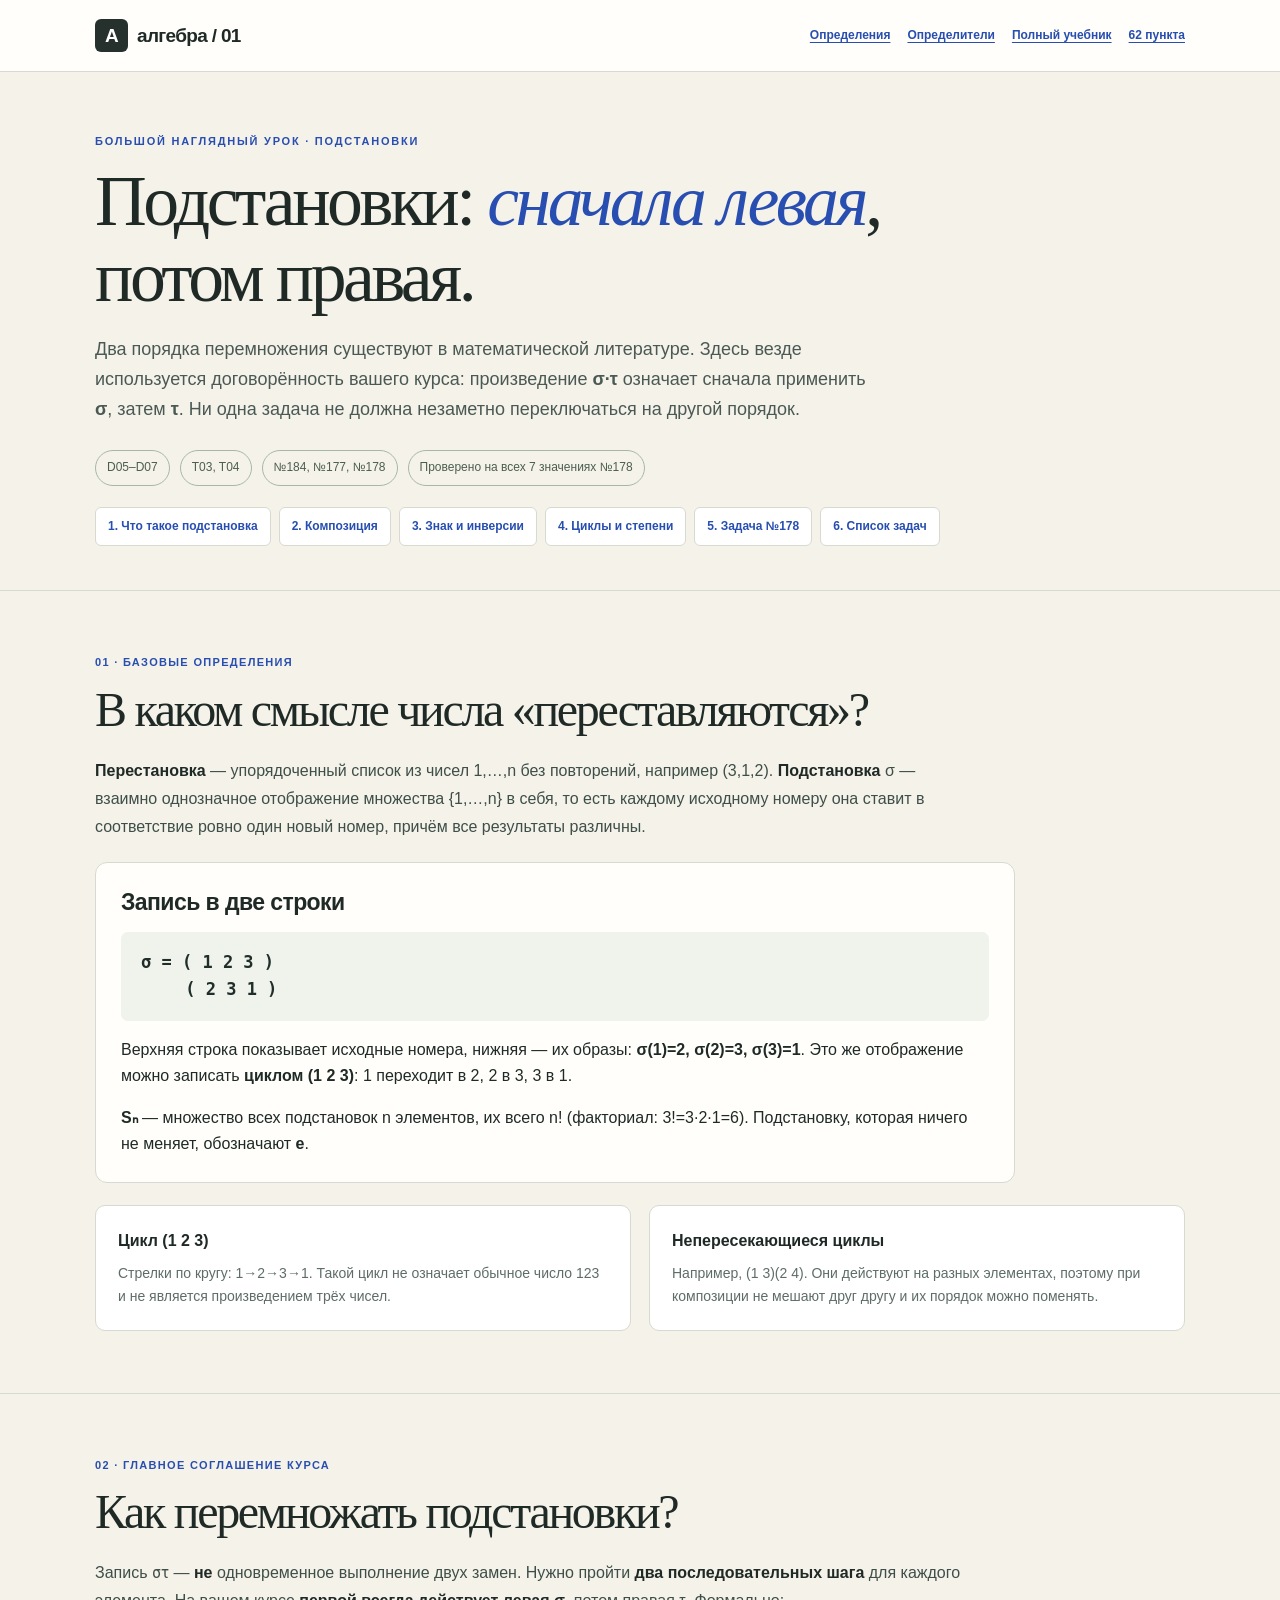
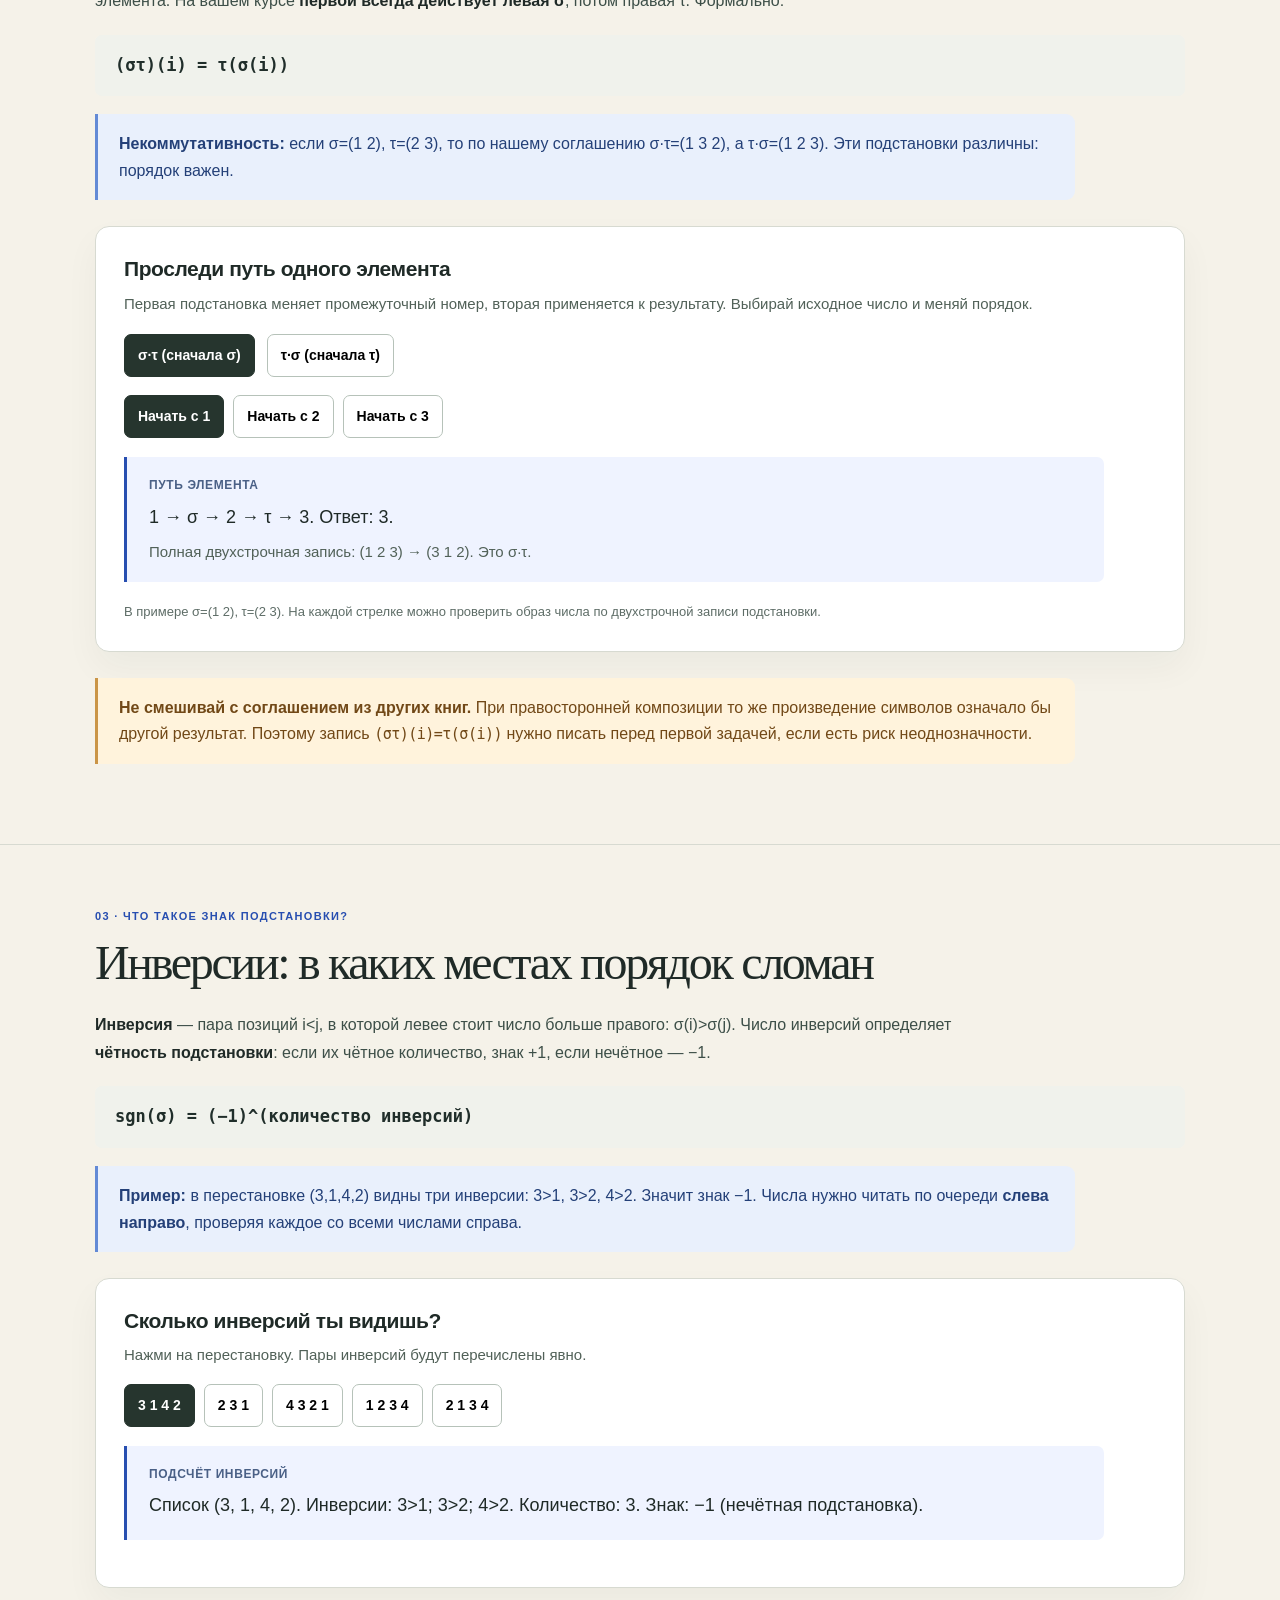
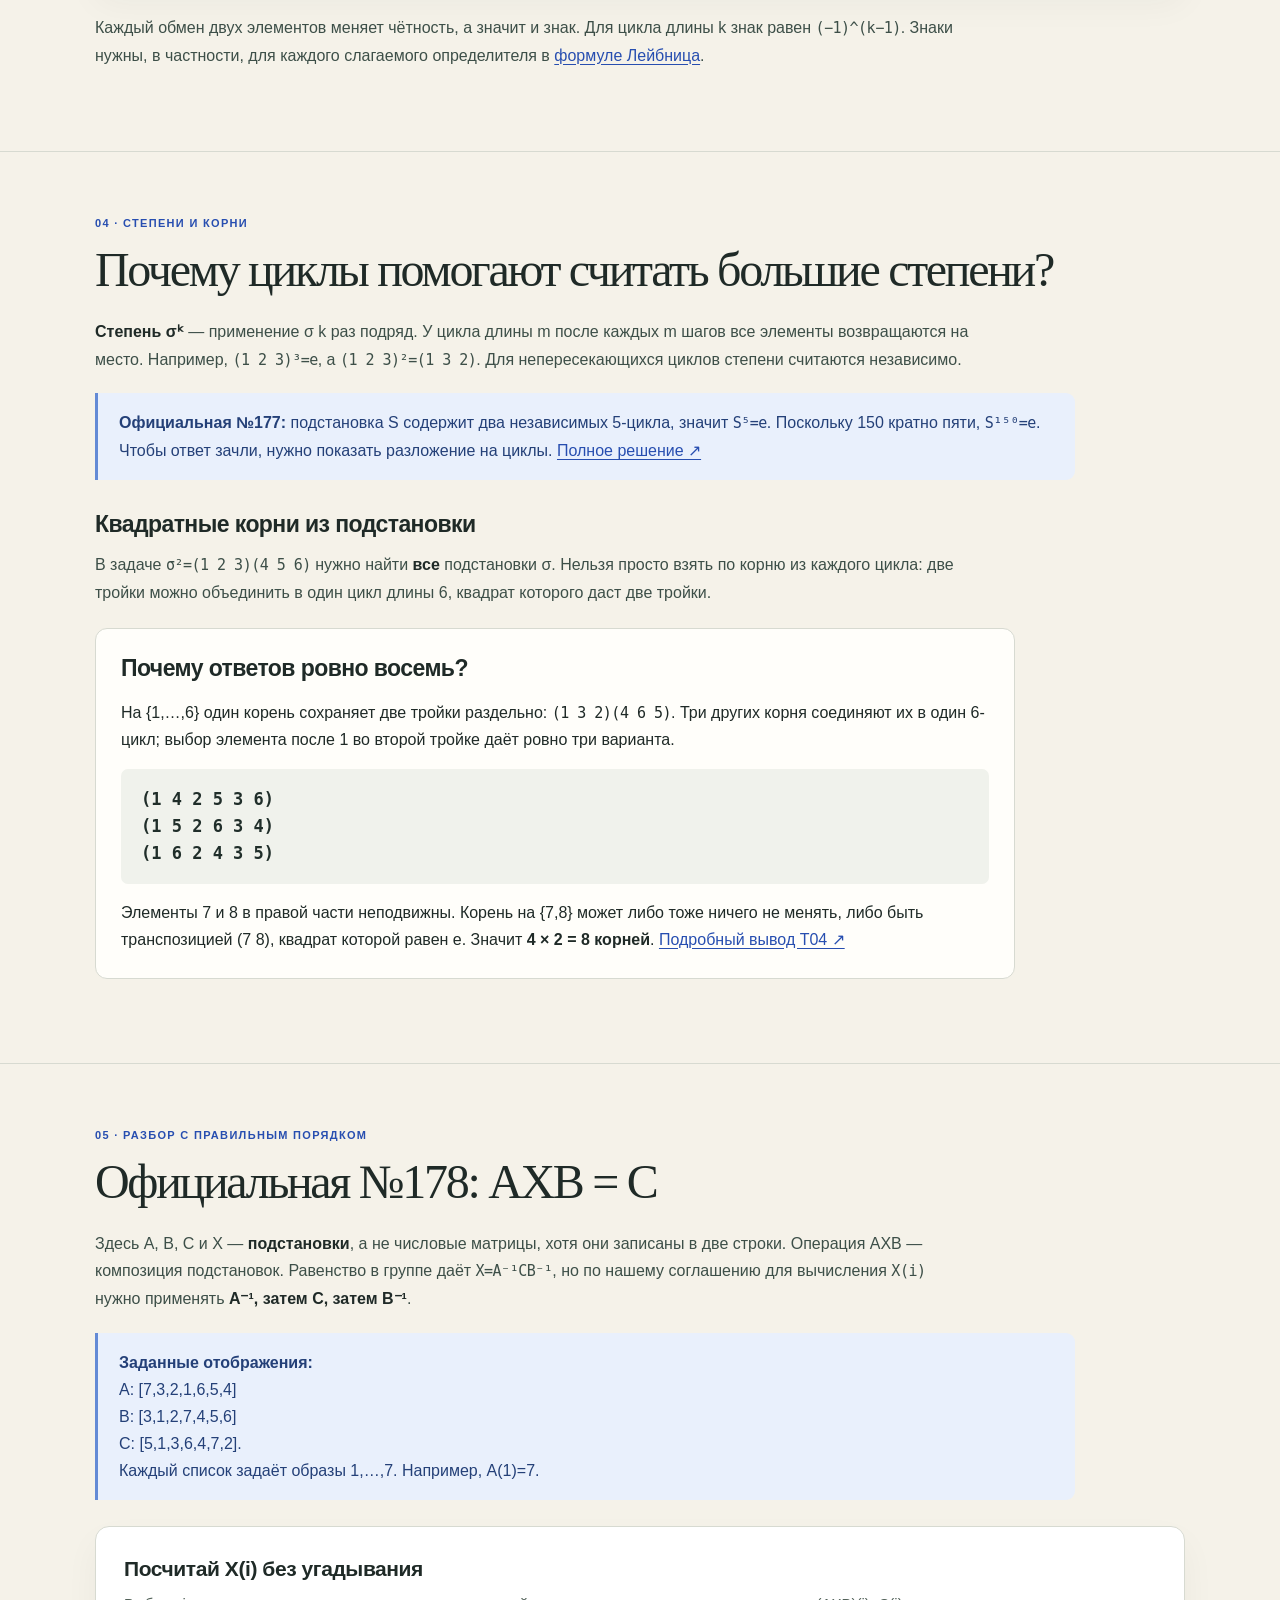
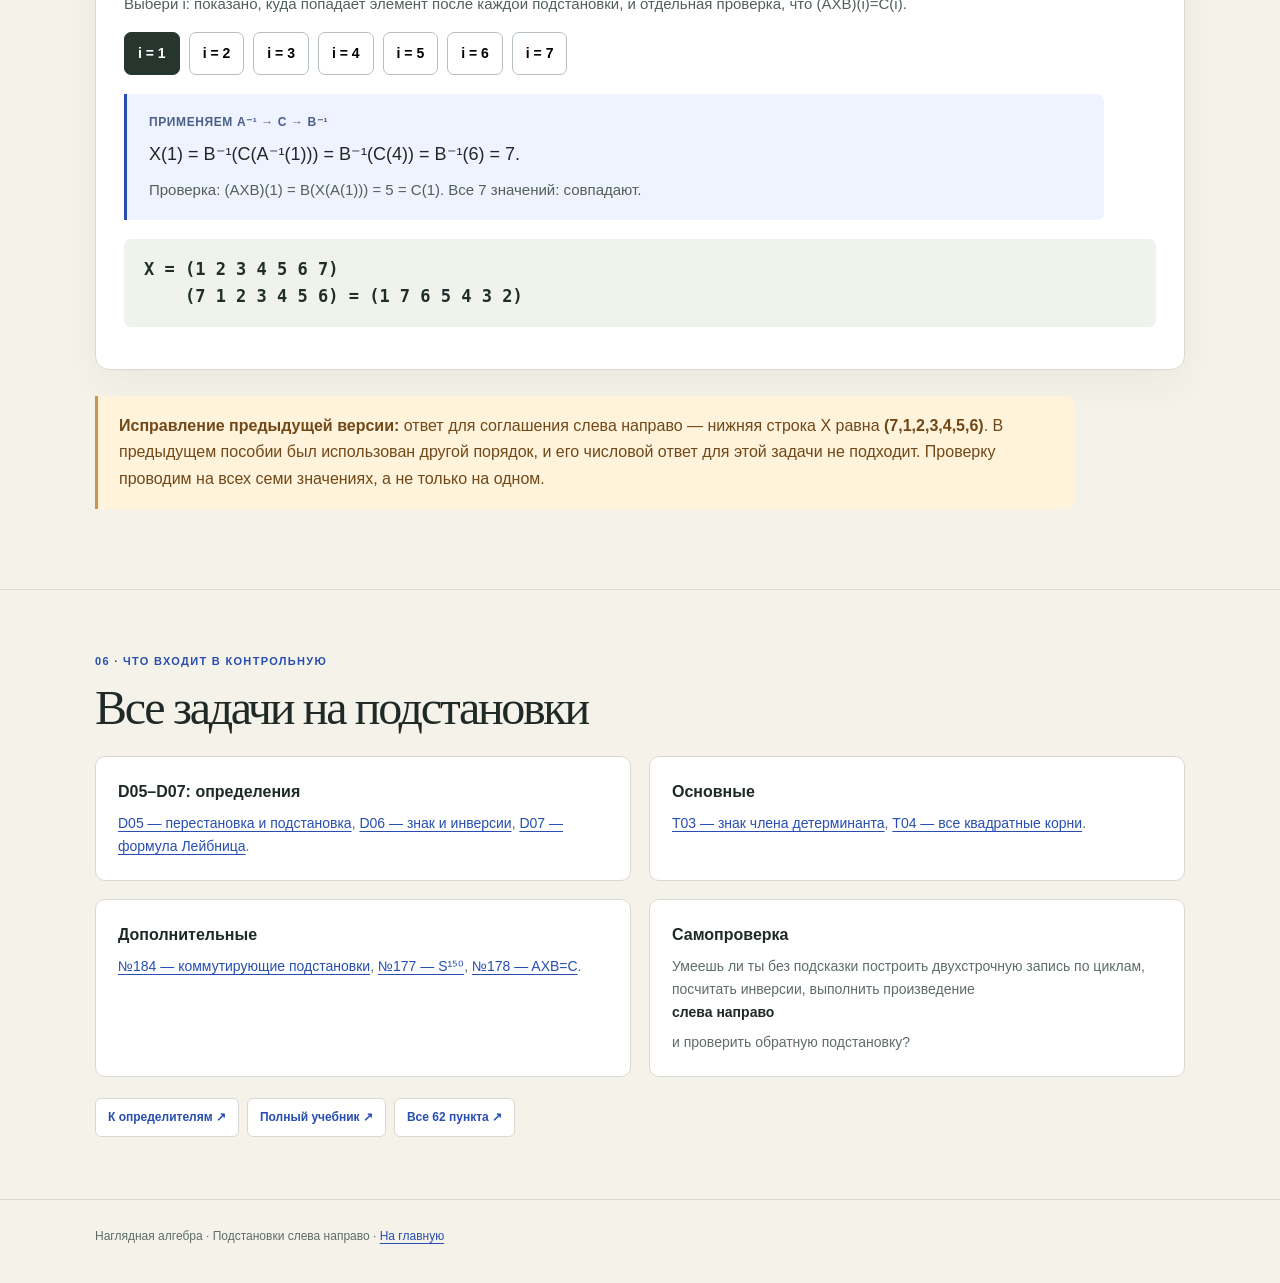
<file: permutations.html>
<!doctype html><html lang="ru"><head><meta charset="utf-8"><meta name="viewport" content="width=device-width,initial-scale=1"><meta name="description" content="Перестановки и подстановки слева направо: циклы, композиция, инверсии, чётность, степени и задачи T03, T04, №178.">
<title>Подстановки слева направо — Алгебра КР №1</title><link rel="stylesheet" href="./assets/lesson.css"><link rel="icon" href="./favicon.svg"></head>
<body><nav class="topnav"><div class="wrap"><a class="brand" href="./"><b>A</b> алгебра / 01</a><div class="navlinks"><a href="./definitions.html">Определения</a><a href="./determinants.html">Определители</a><a href="./textbook.html">Полный учебник</a><a href="./syllabus.html">62 пункта</a></div></div></nav>
<main><header class="hero"><div class="wrap">
<div class="kicker">Большой наглядный урок · Подстановки</div>
<h1>Подстановки: <em>сначала левая</em>, потом правая.</h1>
<p class="lead">Два порядка перемножения существуют в математической литературе. Здесь везде используется договорённость вашего курса: произведение <strong>σ·τ</strong> означает сначала применить <strong>σ</strong>, затем <strong>τ</strong>. Ни одна задача не должна незаметно переключаться на другой порядок.</p>
<div class="hero-chips"><span class="chip">D05–D07</span><span class="chip">T03, T04</span><span class="chip">№184, №177, №178</span><span class="chip">Проверено на всех 7 значениях №178</span></div>
<div class="toc"><a href="#basics">1. Что такое подстановка</a><a href="#product">2. Композиция</a><a href="#sign">3. Знак и инверсии</a><a href="#powers">4. Циклы и степени</a><a href="#task178">5. Задача №178</a><a href="#check">6. Список задач</a></div>
</div></header>
<section class="module" id="basics"><div class="wrap">
<div class="modlabel">01 · Базовые определения</div><h2>В каком смысле числа «переставляются»?</h2>
<p class="copy"><strong>Перестановка</strong> — упорядоченный список из чисел 1,…,n без повторений, например (3,1,2). <strong>Подстановка</strong> σ — взаимно однозначное отображение множества {1,…,n} в себя, то есть каждому исходному номеру она ставит в соответствие ровно один новый номер, причём все результаты различны.</p>
<div class="explain"><h3>Запись в две строки</h3>
<div class="mathblock">σ = ( 1  2  3 )<br>　　 ( 2  3  1 )</div>
<p>Верхняя строка показывает исходные номера, нижняя — их образы: <strong>σ(1)=2, σ(2)=3, σ(3)=1</strong>. Это же отображение можно записать <strong>циклом (1 2 3)</strong>: 1 переходит в 2, 2 в 3, 3 в 1.</p>
<p><strong>Sₙ</strong> — множество всех подстановок n элементов, их всего n! (факториал: 3!=3·2·1=6). Подстановку, которая ничего не меняет, обозначают <strong>e</strong>.</p></div>
<div class="cols2"><div class="infocard"><strong>Цикл (1 2 3)</strong><p>Стрелки по кругу: 1→2→3→1. Такой цикл не означает обычное число 123 и не является произведением трёх чисел.</p></div><div class="infocard"><strong>Непересекающиеся циклы</strong><p>Например, (1 3)(2 4). Они действуют на разных элементах, поэтому при композиции не мешают друг другу и их порядок можно поменять.</p></div></div>
</div></section>
<section class="module" id="product"><div class="wrap">
<div class="modlabel">02 · Главное соглашение курса</div><h2>Как перемножать подстановки?</h2>
<p class="copy">Запись <span class="math">στ</span> — <strong>не</strong> одновременное выполнение двух замен. Нужно пройти <strong>два последовательных шага</strong> для каждого элемента. На вашем курсе <strong>первой всегда действует левая σ</strong>, потом правая τ. Формально:</p>
<div class="mathblock">(στ)(i) = τ(σ(i))</div>
<div class="example"><strong>Некоммутативность:</strong> если σ=(1 2), τ=(2 3), то по нашему соглашению σ·τ=(1 3 2), а τ·σ=(1 2 3). Эти подстановки различны: порядок важен.</div>
<div class="lab" id="compose-lab"><h3>Проследи путь одного элемента</h3><p>Первая подстановка меняет промежуточный номер, вторая применяется к результату. Выбирай исходное число и меняй порядок.</p>
<div class="formrow"><button class="btn primary" type="button" id="normal">σ·τ (сначала σ)</button><button class="btn" type="button" id="reverse">τ·σ (сначала τ)</button></div>
<div class="numbers" id="comp-points"><button class="btn" data-value="1" type="button">Начать с 1</button><button class="btn" data-value="2" type="button">Начать с 2</button><button class="btn" data-value="3" type="button">Начать с 3</button></div>
<div class="result" aria-live="polite"><small>Путь элемента</small><div id="comp-path"></div><p id="comp-all"></p></div>
<div class="fine">В примере σ=(1 2), τ=(2 3). На каждой стрелке можно проверить образ числа по двухстрочной записи подстановки.</div>
</div>
<div class="warning"><strong>Не смешивай с соглашением из других книг.</strong> При правосторонней композиции то же произведение символов означало бы другой результат. Поэтому запись <span class="math">(στ)(i)=τ(σ(i))</span> нужно писать перед первой задачей, если есть риск неоднозначности.</div>
</div></section>
<section class="module" id="sign"><div class="wrap">
<div class="modlabel">03 · Что такое знак подстановки?</div><h2>Инверсии: в каких местах порядок сломан</h2>
<p class="copy"><strong>Инверсия</strong> — пара позиций i&lt;j, в которой левее стоит число больше правого: σ(i)&gt;σ(j). Число инверсий определяет <strong>чётность подстановки</strong>: если их чётное количество, знак +1, если нечётное — −1.</p>
<div class="mathblock">sgn(σ) = (−1)^(количество инверсий)</div>
<div class="example"><strong>Пример:</strong> в перестановке (3,1,4,2) видны три инверсии: 3&gt;1, 3&gt;2, 4&gt;2. Значит знак −1. Числа нужно читать по очереди <strong>слева направо</strong>, проверяя каждое со всеми числами справа.</div>
<div class="lab"><h3>Сколько инверсий ты видишь?</h3><p>Нажми на перестановку. Пары инверсий будут перечислены явно.</p>
<div class="numbers" id="inv-options"></div>
<div class="result" aria-live="polite"><small>Подсчёт инверсий</small><div id="inv-result"></div></div>
</div>
<p class="copy">Каждый обмен двух элементов меняет чётность, а значит и знак. Для цикла длины k знак равен <span class="math">(−1)^(k−1)</span>. Знаки нужны, в частности, для каждого слагаемого определителя в <a href="./determinants.html#leibniz">формуле Лейбница</a>.</p>
</div></section>
<section class="module" id="powers"><div class="wrap">
<div class="modlabel">04 · Степени и корни</div><h2>Почему циклы помогают считать большие степени?</h2>
<p class="copy"><strong>Степень σᵏ</strong> — применение σ k раз подряд. У цикла длины m после каждых m шагов все элементы возвращаются на место. Например, <span class="math">(1 2 3)³=e</span>, а <span class="math">(1 2 3)²=(1 3 2)</span>. Для непересекающихся циклов степени считаются независимо.</p>
<div class="example"><strong>Официальная №177:</strong> подстановка S содержит два независимых 5-цикла, значит <span class="math">S⁵=e</span>. Поскольку 150 кратно пяти, <span class="math">S¹⁵⁰=e</span>. Чтобы ответ зачли, нужно показать разложение на циклы. <a href="./textbook.html#N177">Полное решение ↗</a></div>
<h3>Квадратные корни из подстановки</h3><p class="copy">В задаче <span class="math">σ²=(1 2 3)(4 5 6)</span> нужно найти <strong>все</strong> подстановки σ. Нельзя просто взять по корню из каждого цикла: две тройки можно объединить в один цикл длины 6, квадрат которого даст две тройки.</p>
<div class="explain"><h3>Почему ответов ровно восемь?</h3>
<p>На {1,…,6} один корень сохраняет две тройки раздельно: <span class="math">(1 3 2)(4 6 5)</span>. Три других корня соединяют их в один 6-цикл; выбор элемента после 1 во второй тройке даёт ровно три варианта.</p>
<div class="mathblock">(1 4 2 5 3 6)<br>(1 5 2 6 3 4)<br>(1 6 2 4 3 5)</div>
<p>Элементы 7 и 8 в правой части неподвижны. Корень на {7,8} может либо тоже ничего не менять, либо быть транспозицией (7 8), квадрат которой равен e. Значит <strong>4 × 2 = 8 корней</strong>. <a href="./textbook.html#T04">Подробный вывод T04 ↗</a></p></div>
</div></section>
<section class="module" id="task178"><div class="wrap">
<div class="modlabel">05 · Разбор с правильным порядком</div><h2>Официальная №178: AXB = C</h2>
<p class="copy">Здесь A, B, C и X — <strong>подстановки</strong>, а не числовые матрицы, хотя они записаны в две строки. Операция AXB — композиция подстановок. Равенство в группе даёт <span class="math">X=A⁻¹CB⁻¹</span>, но по нашему соглашению для вычисления <span class="math">X(i)</span> нужно применять <strong>A⁻¹, затем C, затем B⁻¹</strong>.</p>
<div class="example"><strong>Заданные отображения:</strong><br>A: [7,3,2,1,6,5,4]<br>B: [3,1,2,7,4,5,6]<br>C: [5,1,3,6,4,7,2].<br>Каждый список задаёт образы 1,…,7. Например, A(1)=7.</div>
<div class="lab"><h3>Посчитай X(i) без угадывания</h3><p>Выбери i: показано, куда попадает элемент после каждой подстановки, и отдельная проверка, что (AXB)(i)=C(i).</p>
<div class="numbers" id="task178-options"></div>
<div class="result" aria-live="polite"><small>Применяем A⁻¹ → C → B⁻¹</small><div id="task178-step"></div><p id="task178-check"></p></div>
<div class="mathblock" id="task178-answer"></div>
</div>
<div class="warning"><strong>Исправление предыдущей версии:</strong> ответ для соглашения слева направо — нижняя строка X равна <strong>(7,1,2,3,4,5,6)</strong>. В предыдущем пособии был использован другой порядок, и его числовой ответ для этой задачи не подходит. Проверку проводим на всех семи значениях, а не только на одном.</div>
</div></section>
<section class="module" id="check"><div class="wrap">
<div class="modlabel">06 · Что входит в контрольную</div><h2>Все задачи на подстановки</h2>
<div class="cols2">
<div class="infocard"><strong>D05–D07: определения</strong><p><a href="./textbook.html#D05">D05 — перестановка и подстановка</a>, <a href="./textbook.html#D06">D06 — знак и инверсии</a>, <a href="./textbook.html#D07">D07 — формула Лейбница</a>.</p></div>
<div class="infocard"><strong>Основные</strong><p><a href="./textbook.html#T03">T03 — знак члена детерминанта</a>, <a href="./textbook.html#T04">T04 — все квадратные корни</a>.</p></div>
<div class="infocard"><strong>Дополнительные</strong><p><a href="./textbook.html#N184">№184 — коммутирующие подстановки</a>, <a href="./textbook.html#N177">№177 — S¹⁵⁰</a>, <a href="./textbook.html#N178">№178 — AXB=C</a>.</p></div>
<div class="infocard"><strong>Самопроверка</strong><p>Умеешь ли ты без подсказки построить двухстрочную запись по циклам, посчитать инверсии, выполнить произведение <strong>слева направо</strong> и проверить обратную подстановку?</p></div>
</div><div class="toc"><a href="./determinants.html#leibniz">К определителям ↗</a><a href="./textbook.html">Полный учебник ↗</a><a href="./syllabus.html">Все 62 пункта ↗</a></div>
</div></section></main>
<footer class="footer"><div class="wrap">Наглядная алгебра · Подстановки слева направо · <a href="./">На главную</a></div></footer>
<script src="./assets/permutations.js"></script>
</body></html>
</file>
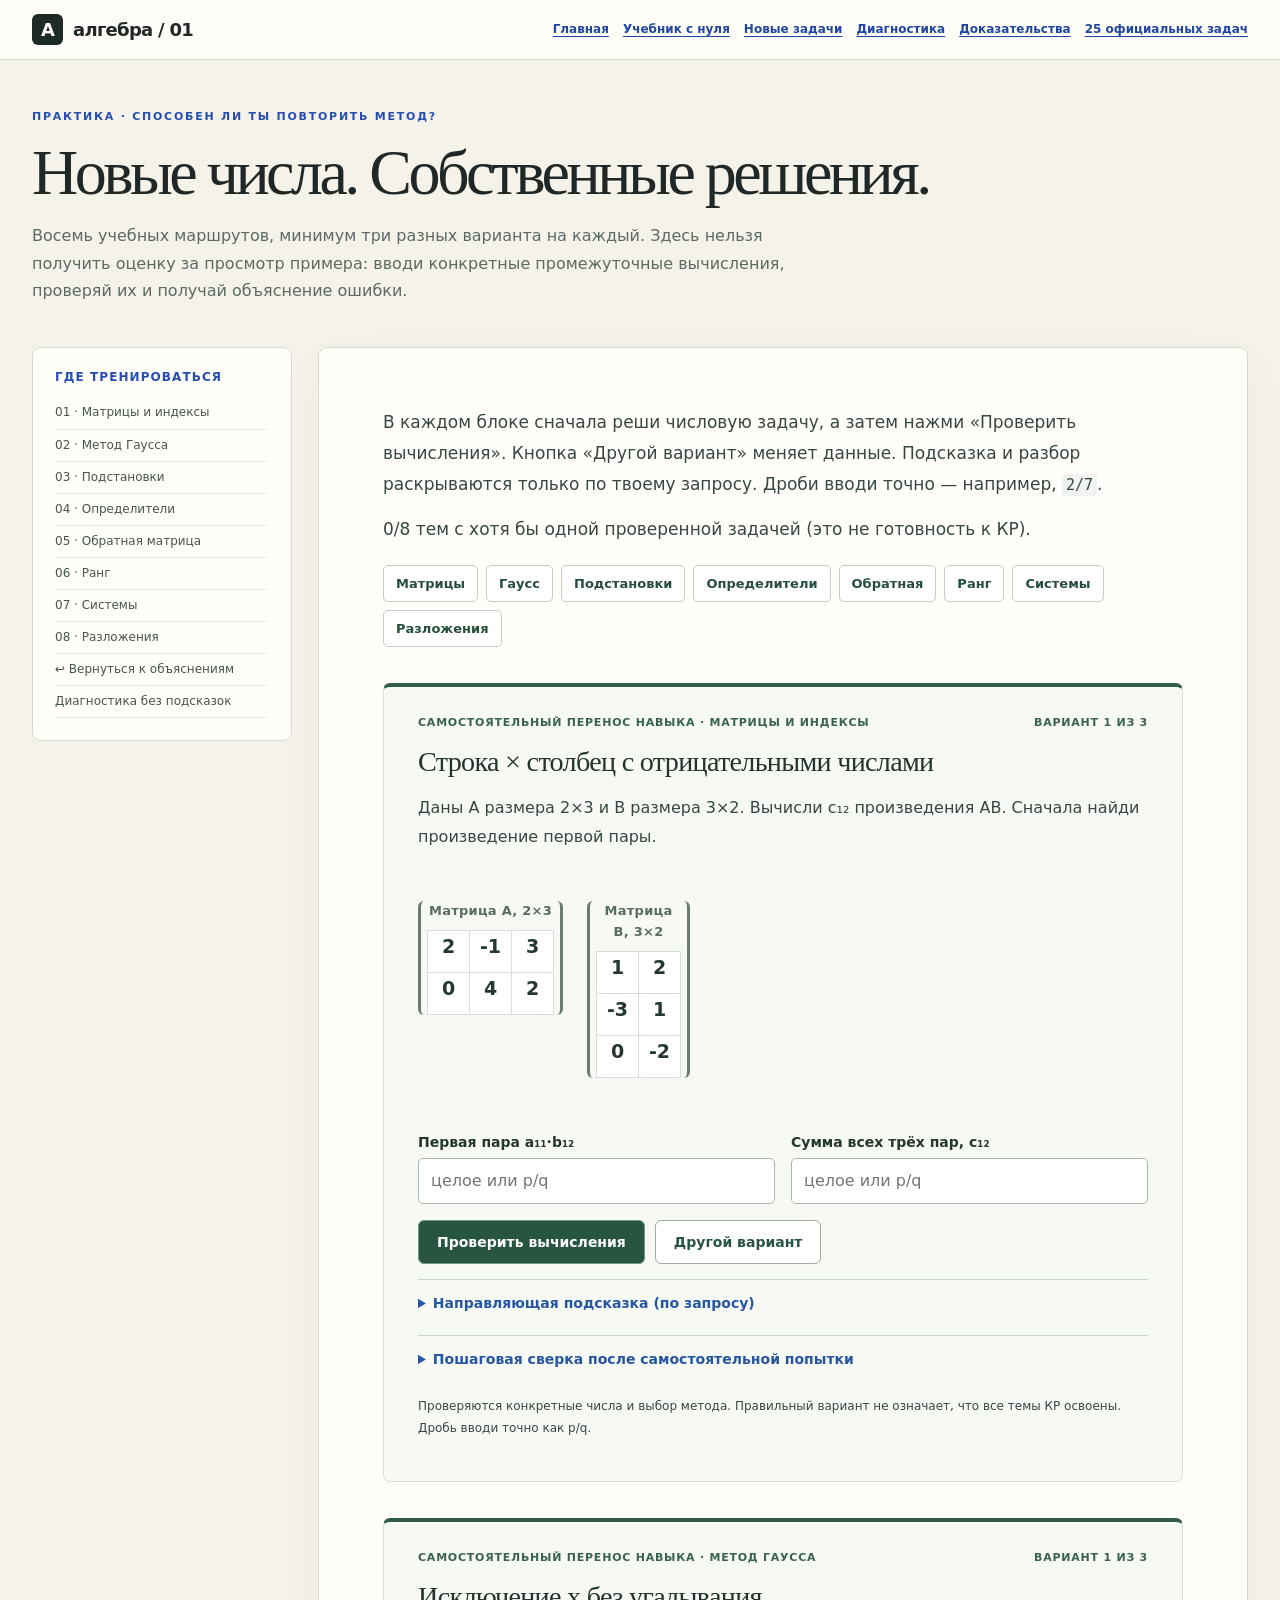
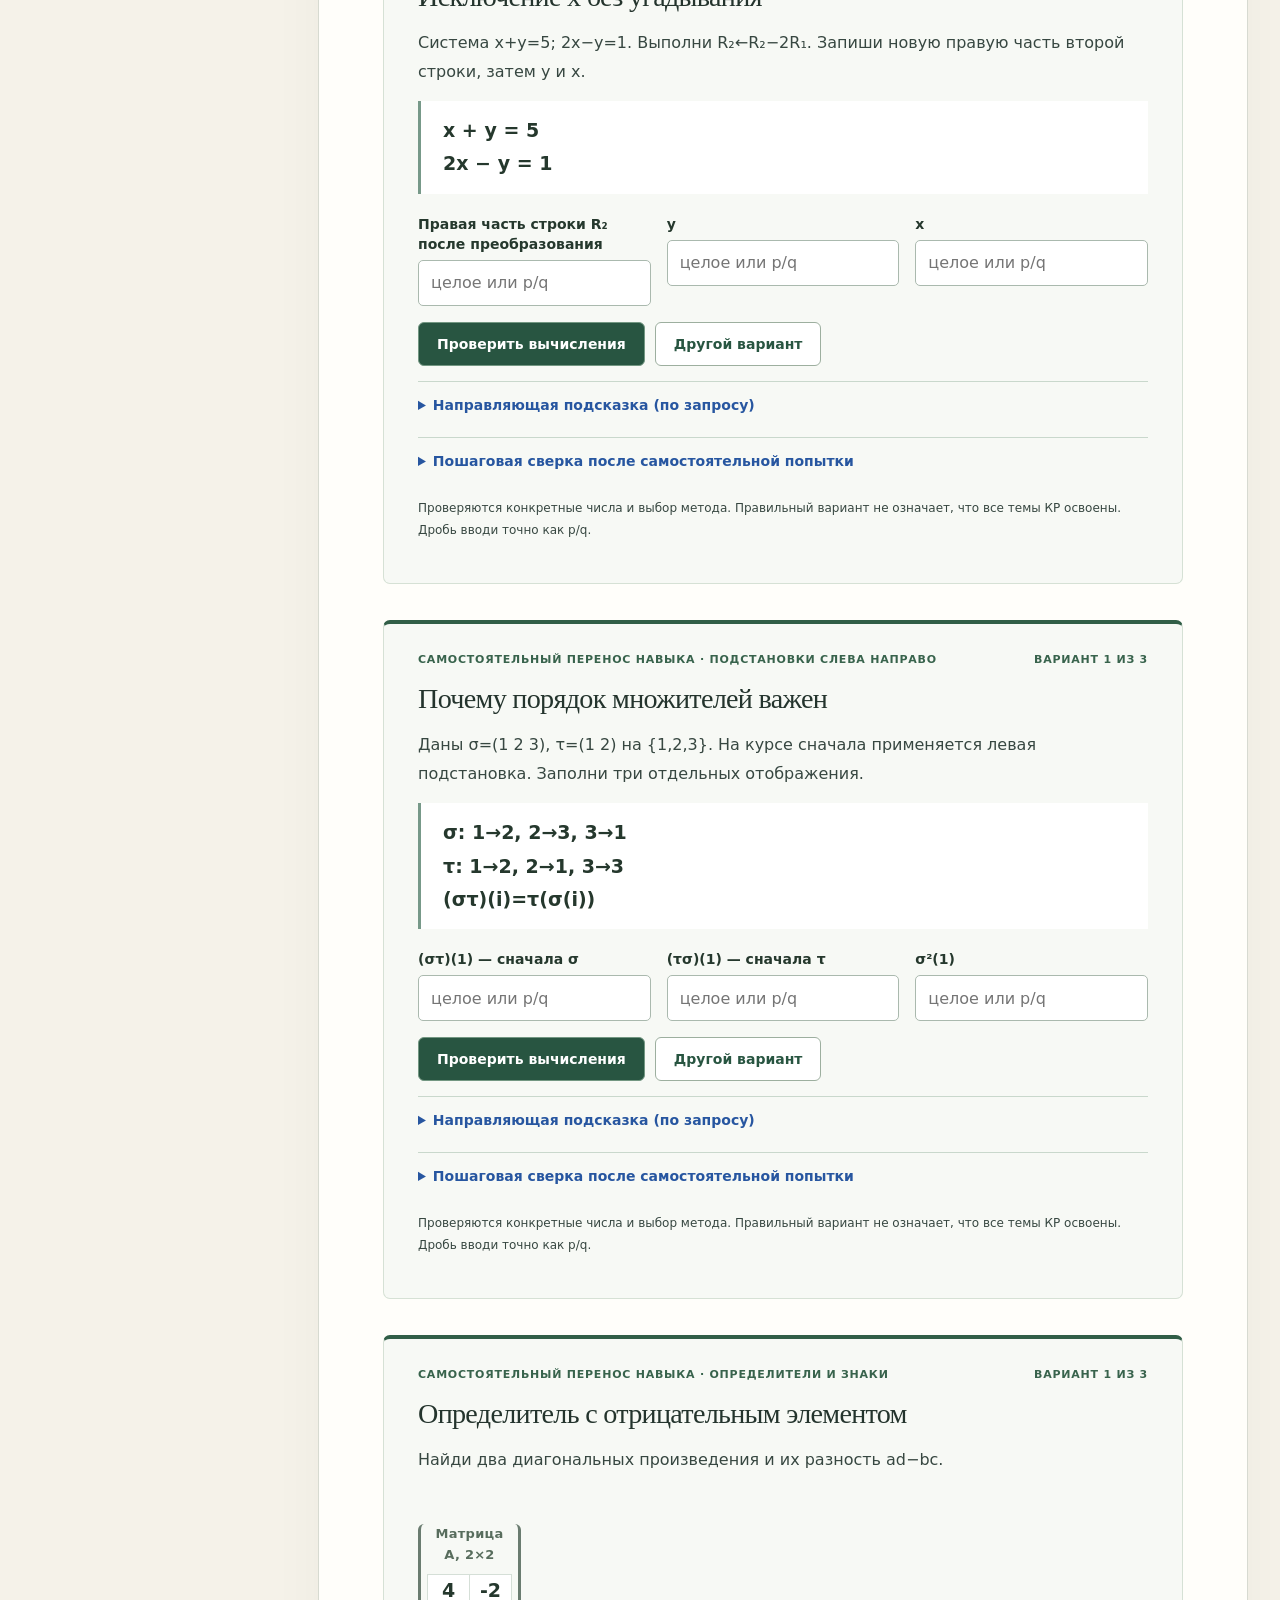
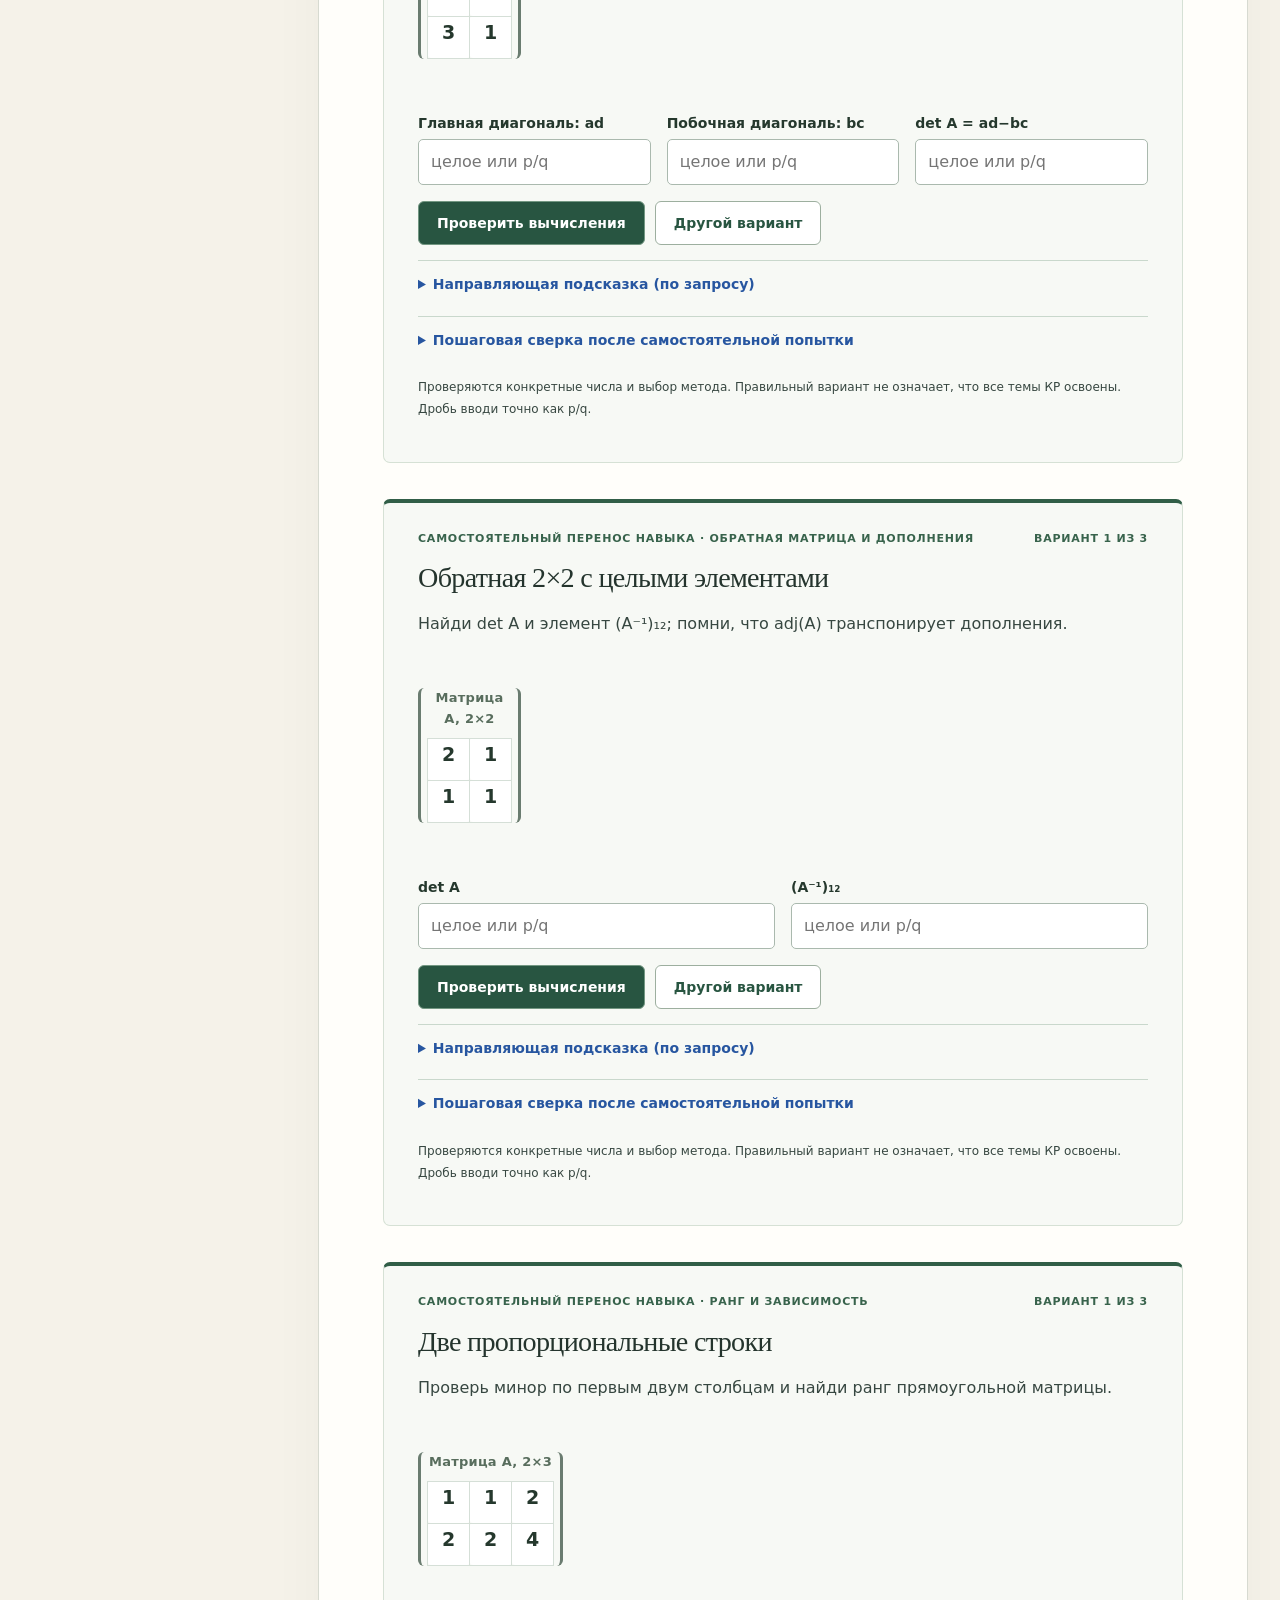
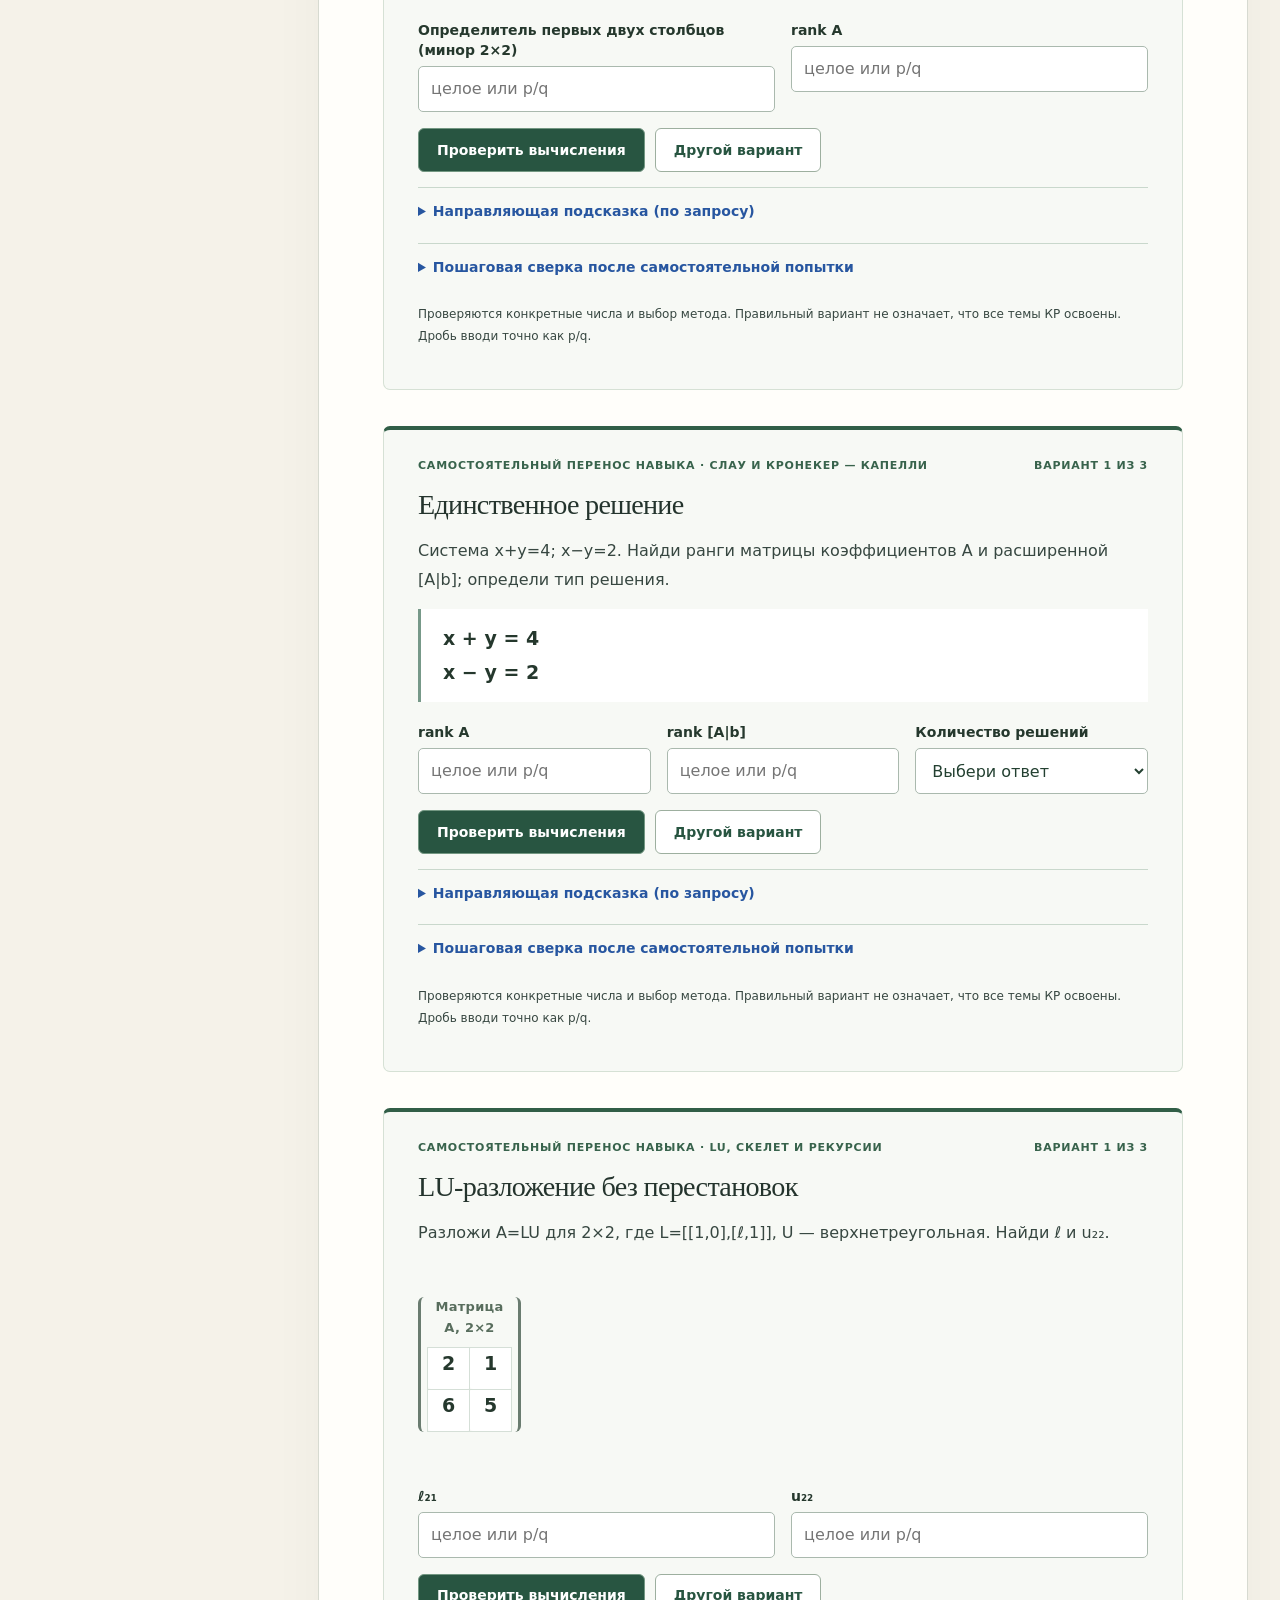
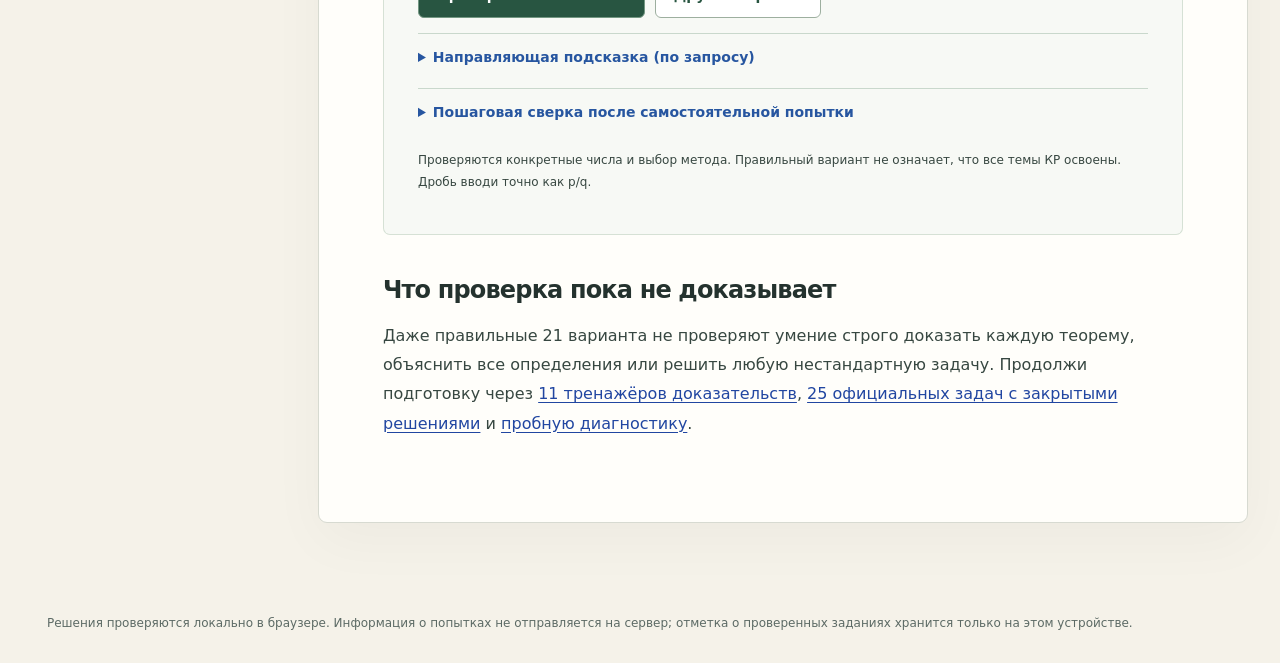
<file: practice.html>
<!doctype html>
<html lang="ru">
<head>
<meta charset="utf-8"><meta name="viewport" content="width=device-width,initial-scale=1">
<meta name="description" content="Новые задания по линейной алгебре с проверкой промежуточных вычислений. Восемь тем, три варианта в каждой.">
<meta name="theme-color" content="#f6f5ef">
<title>Самостоятельная практика — алгебра КР №1</title>
<link rel="stylesheet" href="./assets/course.css">
<link rel="stylesheet" href="./assets/transfer.css">
<link rel="icon" type="image/svg+xml" href="./favicon.svg">
</head>
<body>
<nav class="site-nav"><div class="site-nav-inner"><a class="logo" href="./"><b>A</b> алгебра / 01</a>
<div class="links"><a href="./">Главная</a><a href="./definitions.html">Учебник с нуля</a>
<a href="./practice.html" aria-current="page">Новые задачи</a><a href="./exam.html">Диагностика</a><a href="./proofs.html">Доказательства</a><a href="./problems.html">25 официальных задач</a></div></div></nav>
<div class="book-hero"><div class="kicker">ПРАКТИКА · СПОСОБЕН ЛИ ТЫ ПОВТОРИТЬ МЕТОД?</div>
<h1>Новые числа. Собственные решения.</h1>
<p>Восемь учебных маршрутов, минимум три разных варианта на каждый. Здесь нельзя получить оценку за просмотр примера: вводи конкретные промежуточные вычисления, проверяй их и получай объяснение ошибки.</p>
</div>
<div class="book-layout">
<aside class="book-sidebar" aria-label="Навигация по практике">
<h2>Где тренироваться</h2>
<a href="#matrix">01 · Матрицы и индексы</a>
<a href="#gauss">02 · Метод Гаусса</a>
<a href="#permutations">03 · Подстановки</a>
<a href="#det">04 · Определители</a>
<a href="#inverse">05 · Обратная матрица</a>
<a href="#rank">06 · Ранг</a>
<a href="#systems">07 · Системы</a>
<a href="#advanced">08 · Разложения</a>
<a href="./definitions.html">↩ Вернуться к объяснениям</a>
<a href="./exam.html">Диагностика без подсказок</a>
</aside>
<main class="book" id="practice-main">
<p class="practice-intro">В каждом блоке сначала реши числовую задачу, а затем нажми «Проверить вычисления». Кнопка «Другой вариант» меняет данные. Подсказка и разбор раскрываются только по твоему запросу. Дроби вводи точно — например, <code>2/7</code>.</p>
<p class="practice-intro" data-independent-progress>0/8 тем с хотя бы одной проверенной задачей (это не готовность к КР).</p>
<div class="transfer-navigation"><a href="#matrix">Матрицы</a><a href="#gauss">Гаусс</a><a href="#permutations">Подстановки</a><a href="#det">Определители</a><a href="#inverse">Обратная</a><a href="#rank">Ранг</a><a href="#systems">Системы</a><a href="#advanced">Разложения</a></div>
<section id="matrix" class="transfer-practice" data-transfer="matrix"></section>
<section id="gauss" class="transfer-practice" data-transfer="gauss"></section>
<section id="permutations" class="transfer-practice" data-transfer="permutations"></section>
<section id="det" class="transfer-practice" data-transfer="det"></section>
<section id="inverse" class="transfer-practice" data-transfer="inverse"></section>
<section id="rank" class="transfer-practice" data-transfer="rank"></section>
<section id="systems" class="transfer-practice" data-transfer="systems"></section>
<section id="advanced" class="transfer-practice" data-transfer="advanced"></section>
<section aria-labelledby="end-title"><h2 id="end-title">Что проверка пока не доказывает</h2>
<p>Даже правильные 21 варианта не проверяют умение строго доказать каждую теорему, объяснить все определения или решить любую нестандартную задачу. Продолжи подготовку через <a href="./proofs.html">11 тренажёров доказательств</a>, <a href="./problems.html">25 официальных задач с закрытыми решениями</a> и <a href="./exam.html">пробную диагностику</a>.</p>
</section>
</main></div>
<footer class="footer">Решения проверяются локально в браузере. Информация о попытках не отправляется на сервер; отметка о проверенных заданиях хранится только на этом устройстве.</footer>
<script src="./assets/transfer-cases.js"></script><script src="./assets/transfer-practice.js"></script>
</body>
</html>
</file>
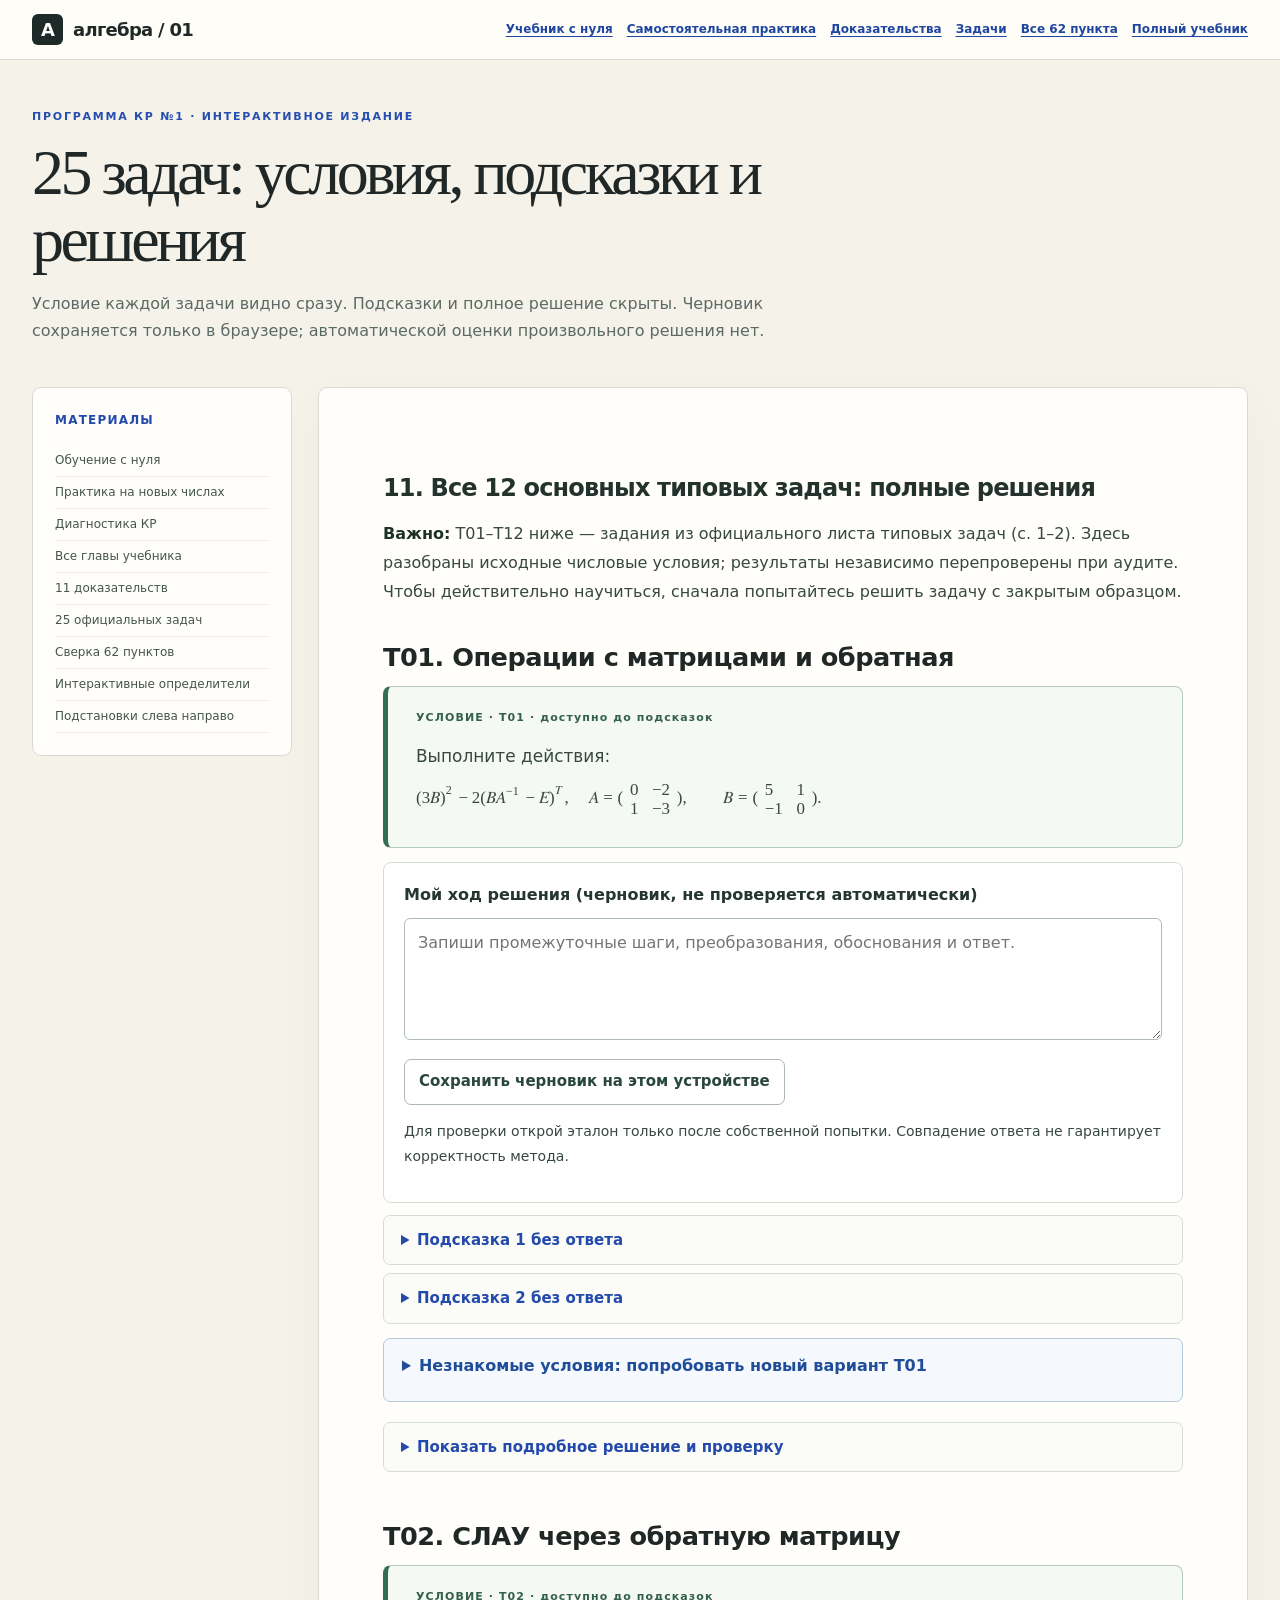
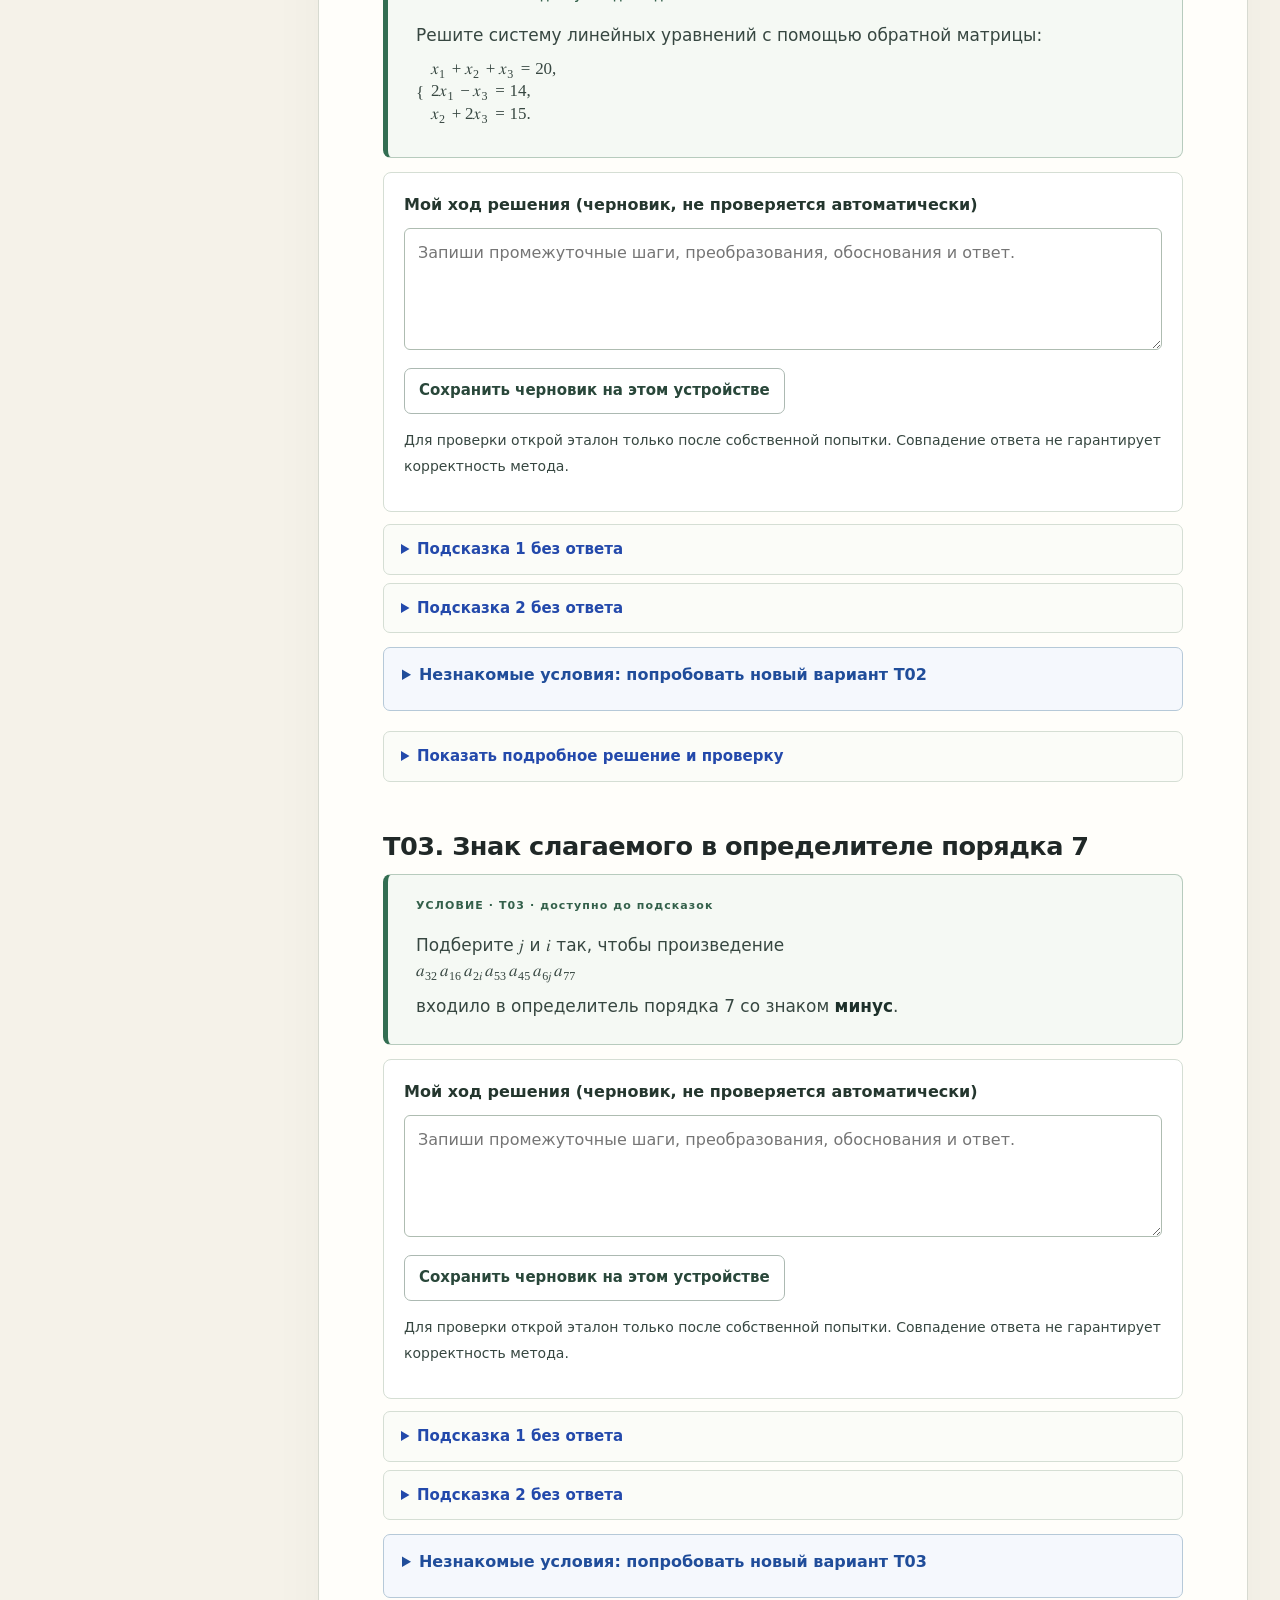
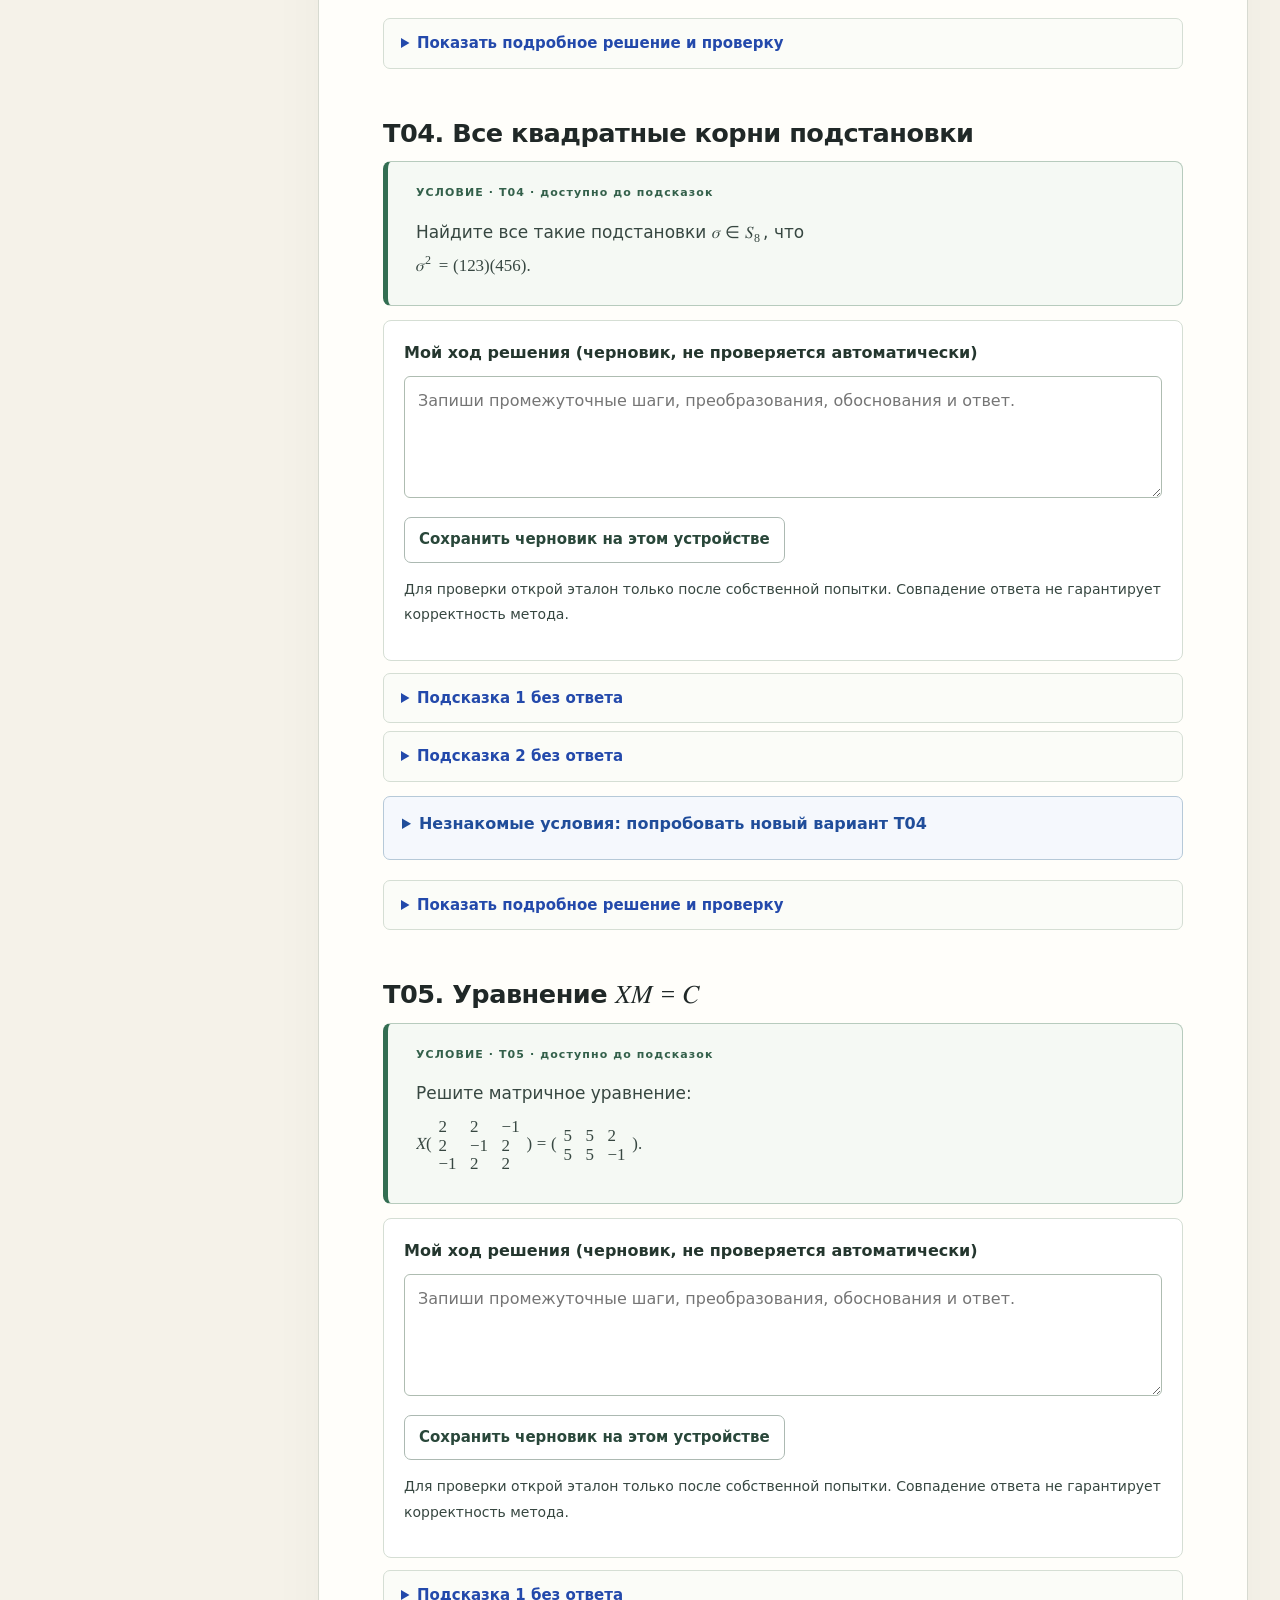
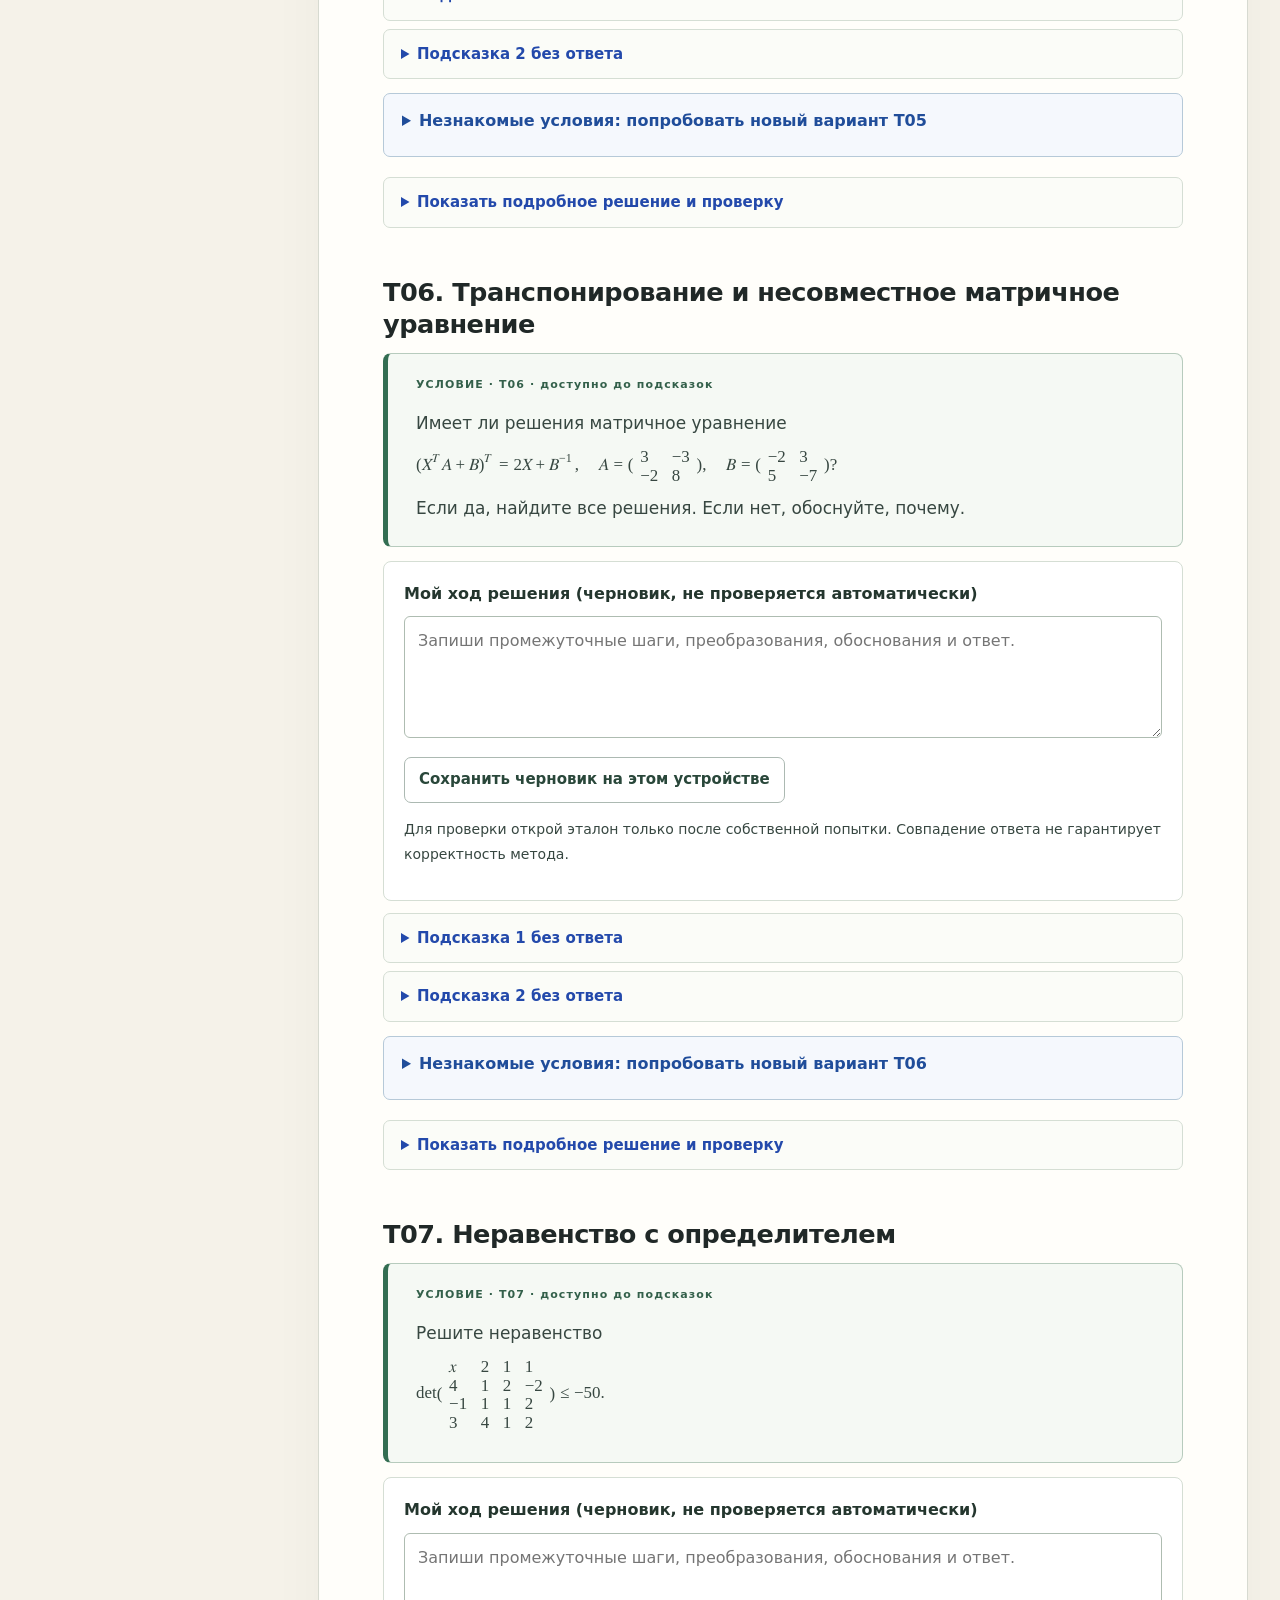
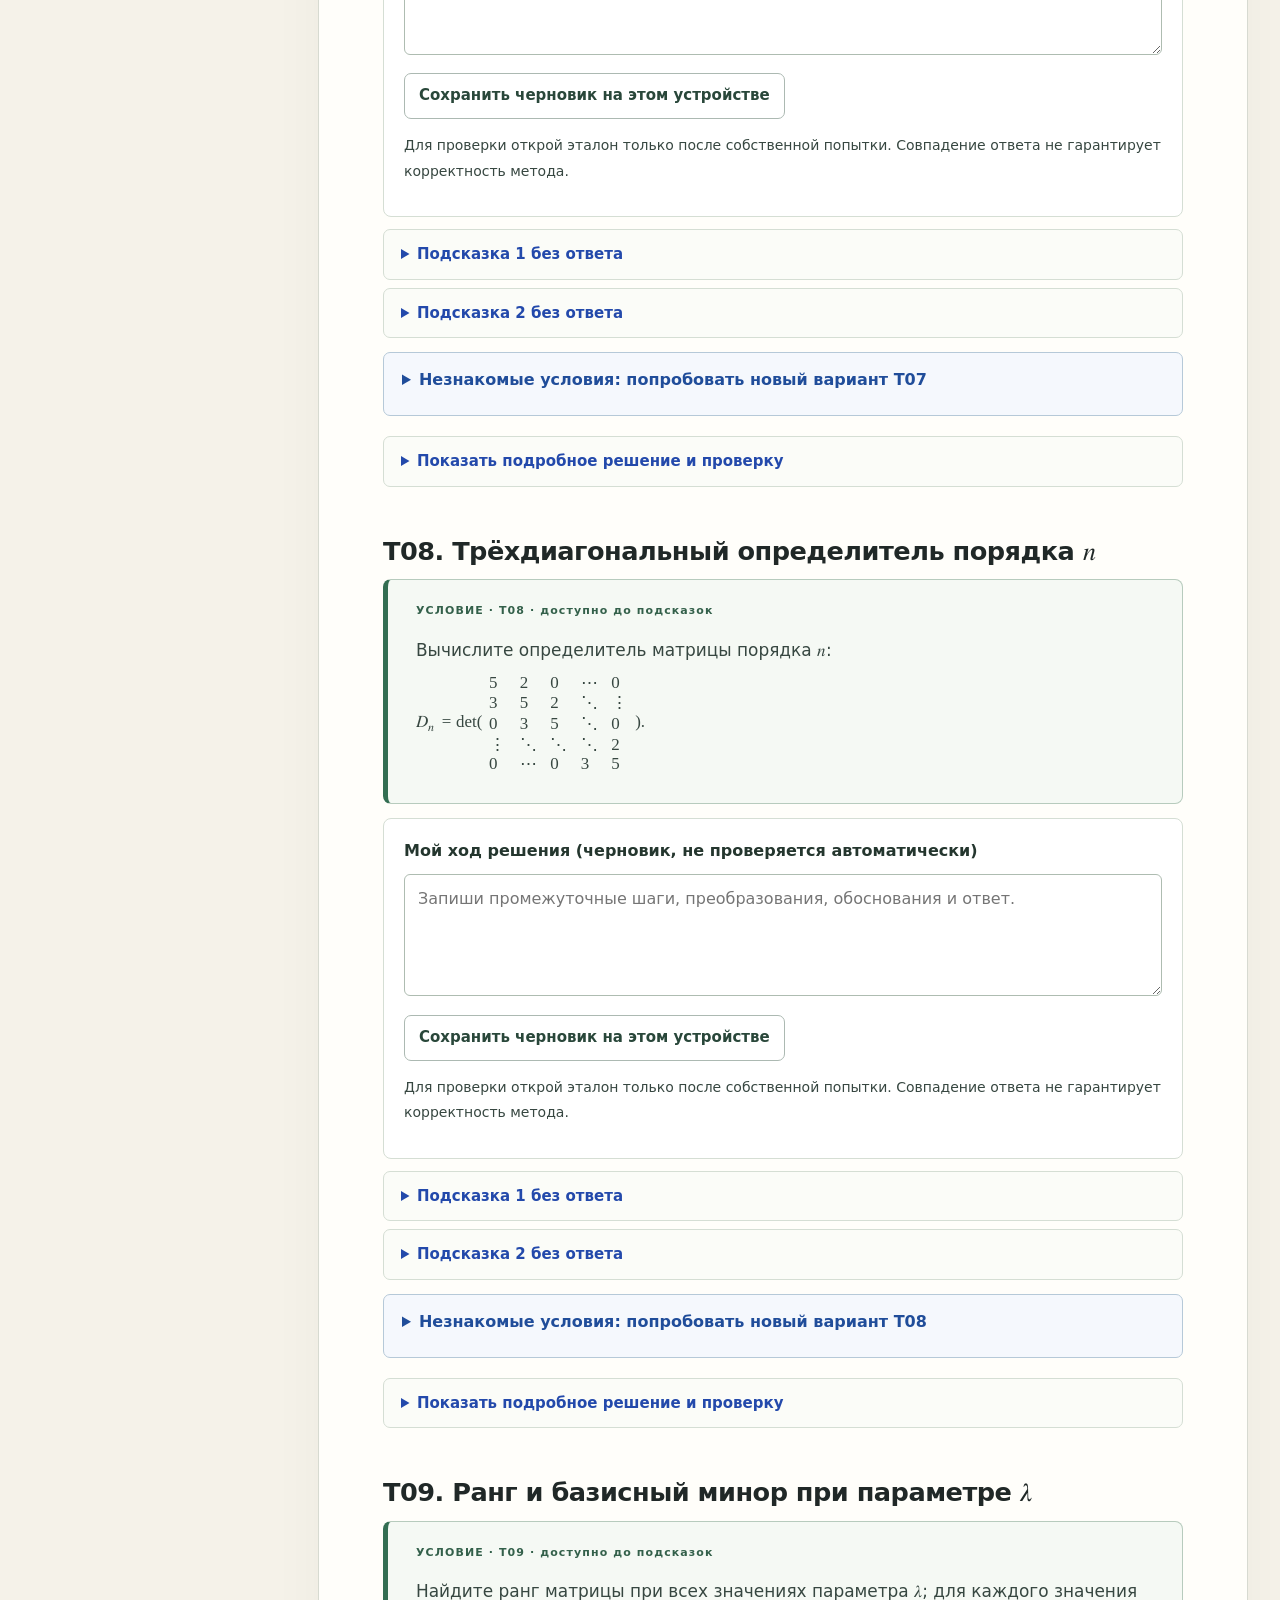
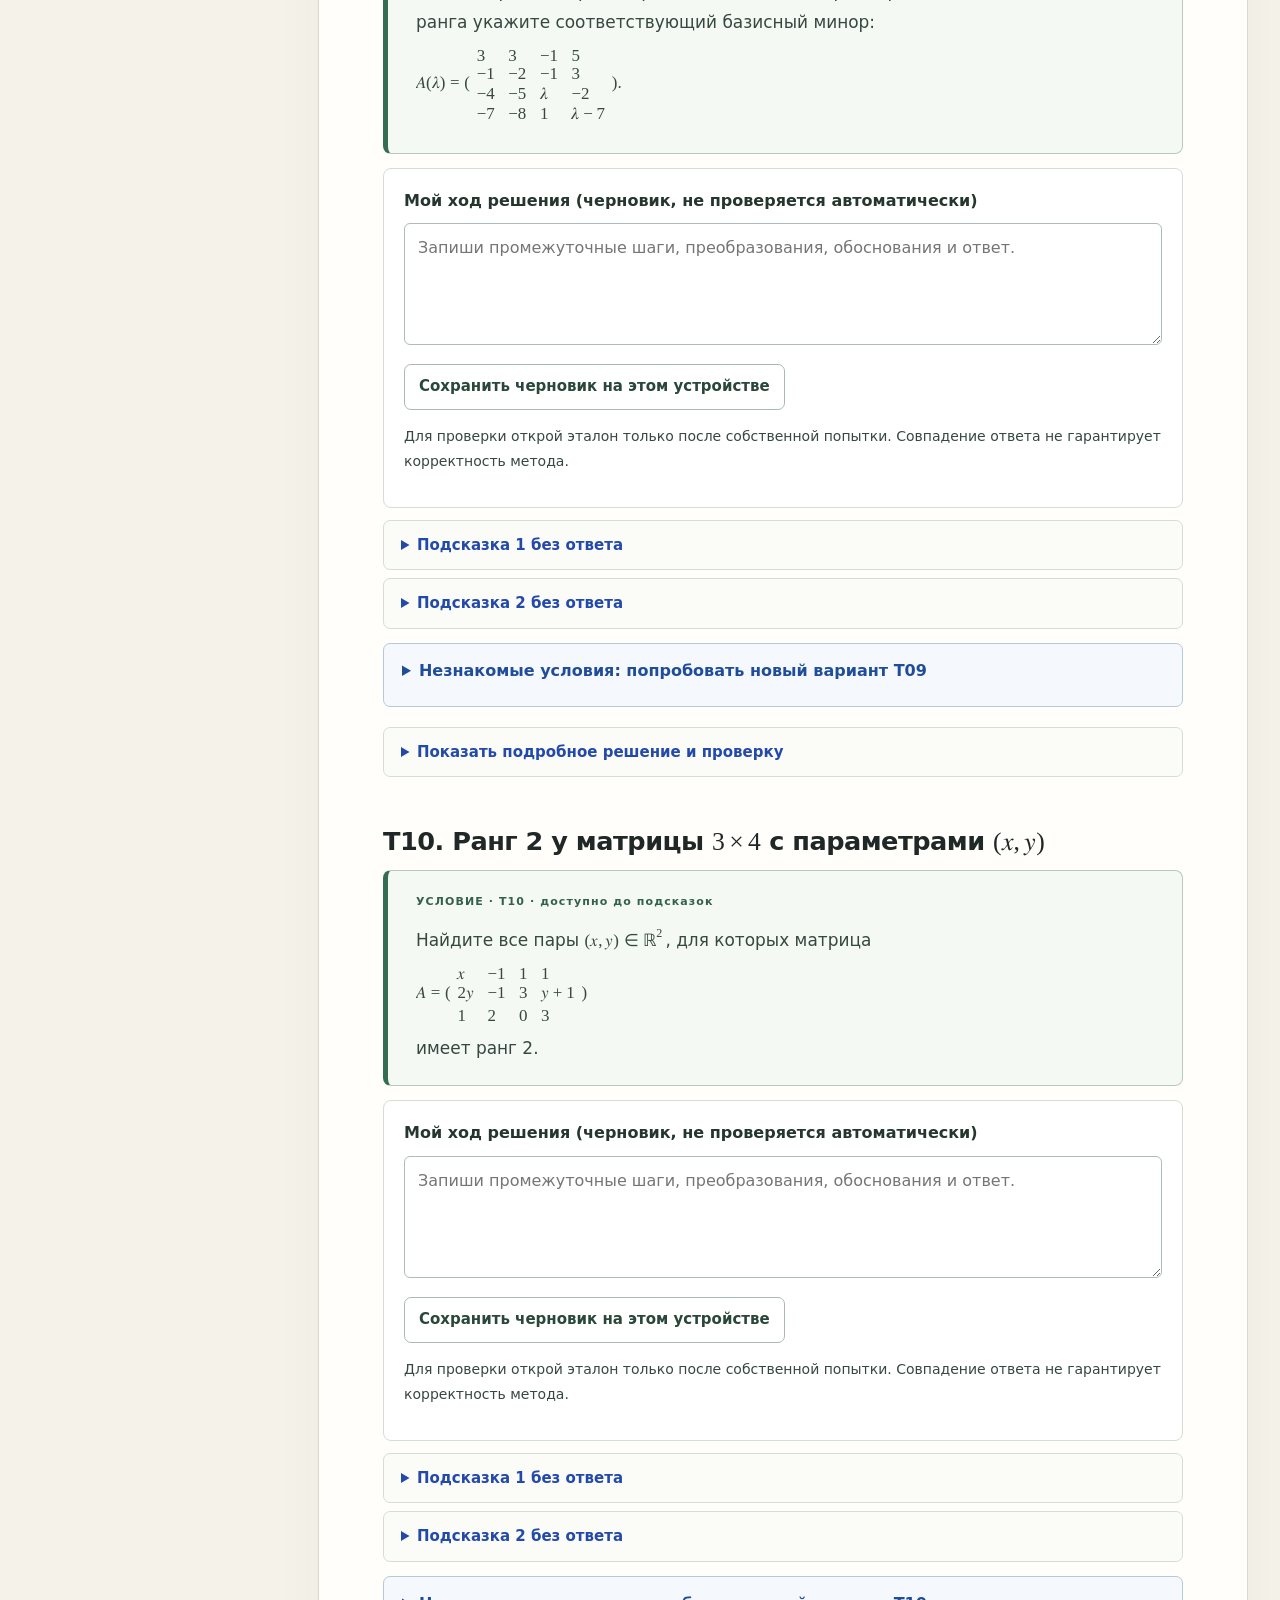
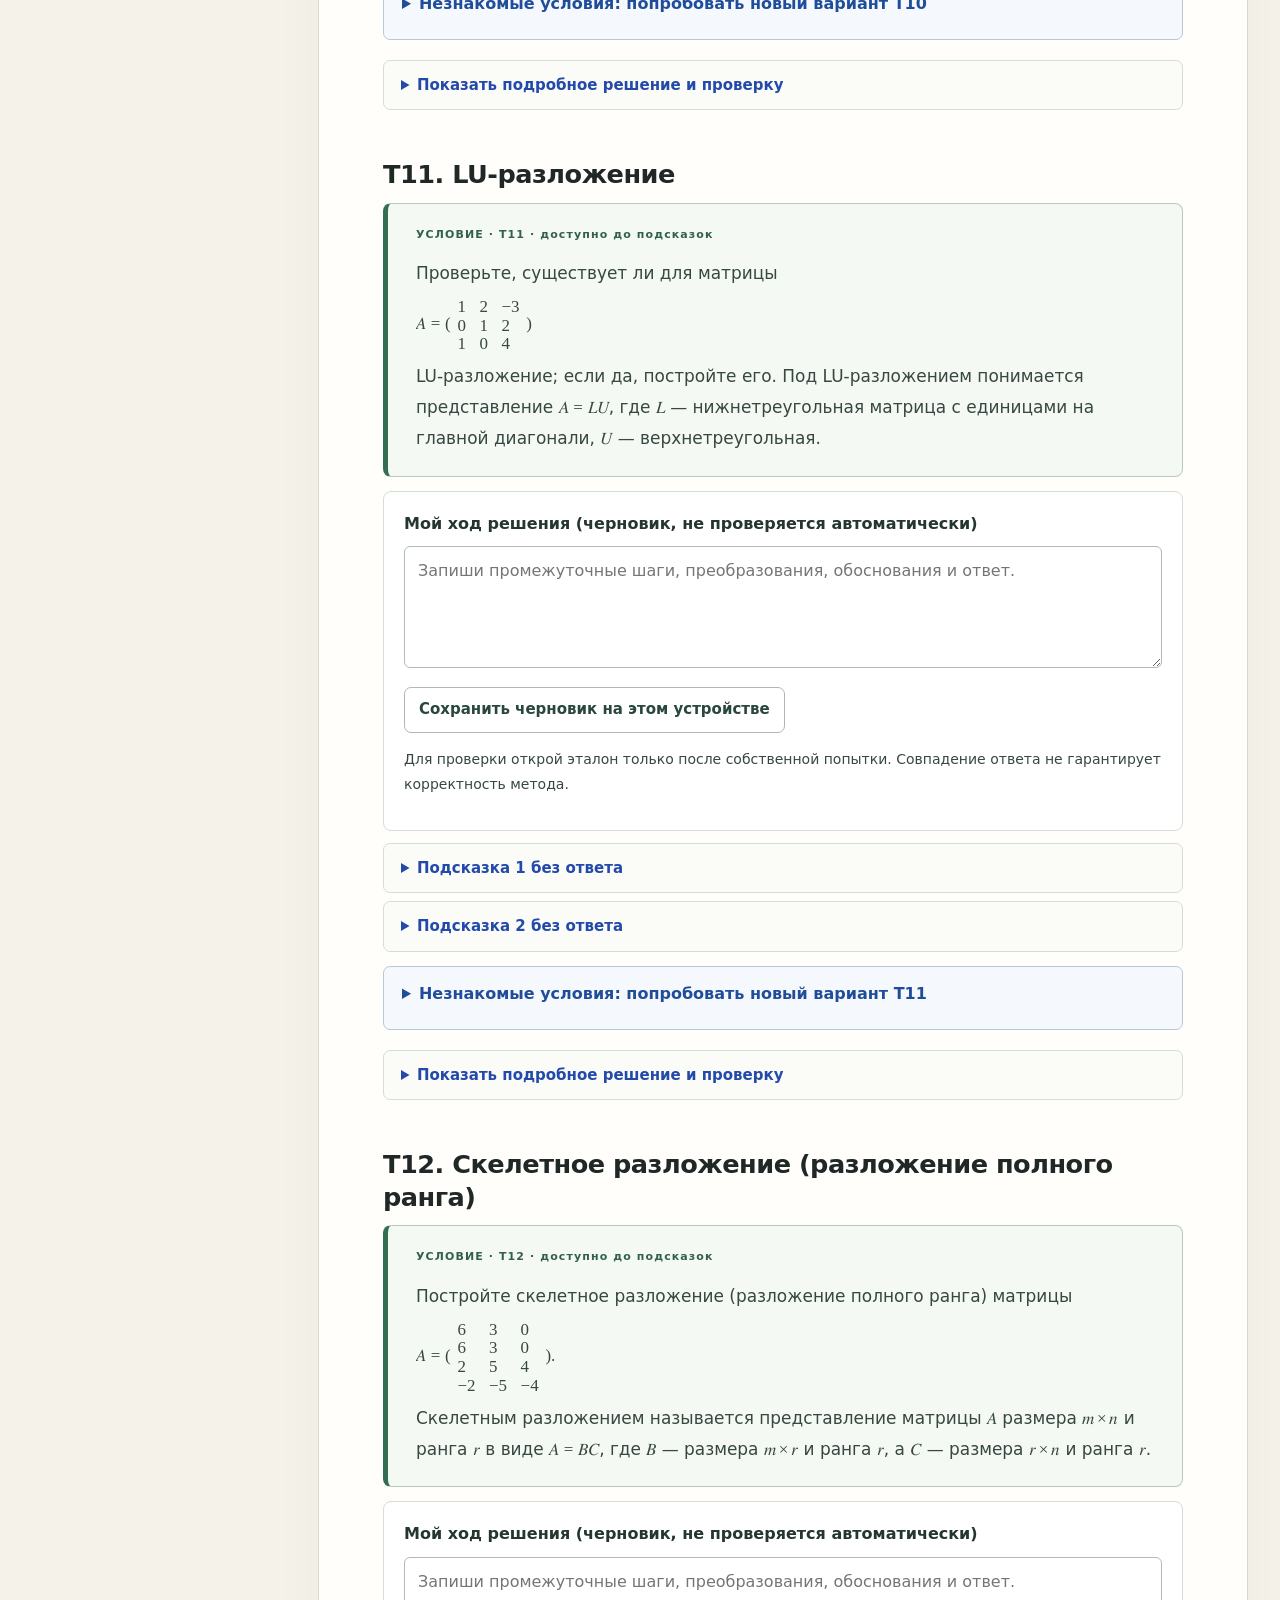
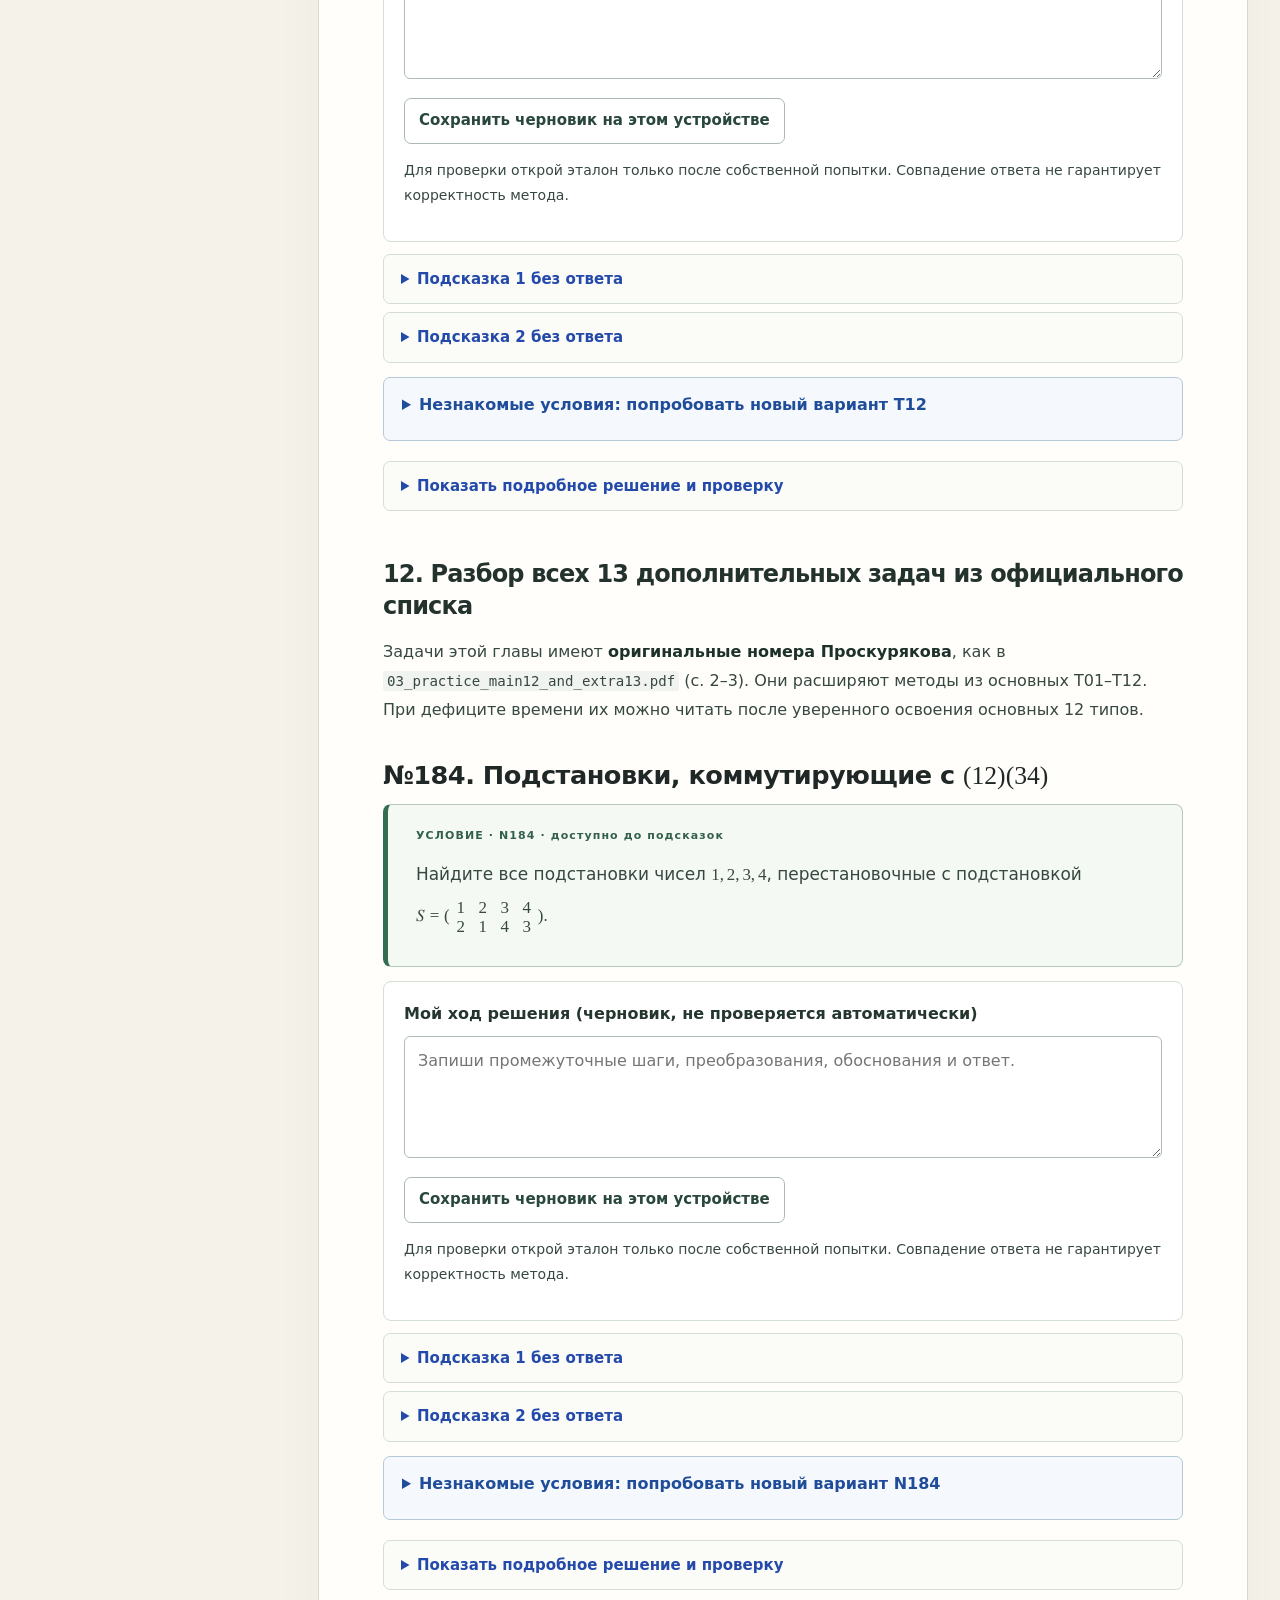
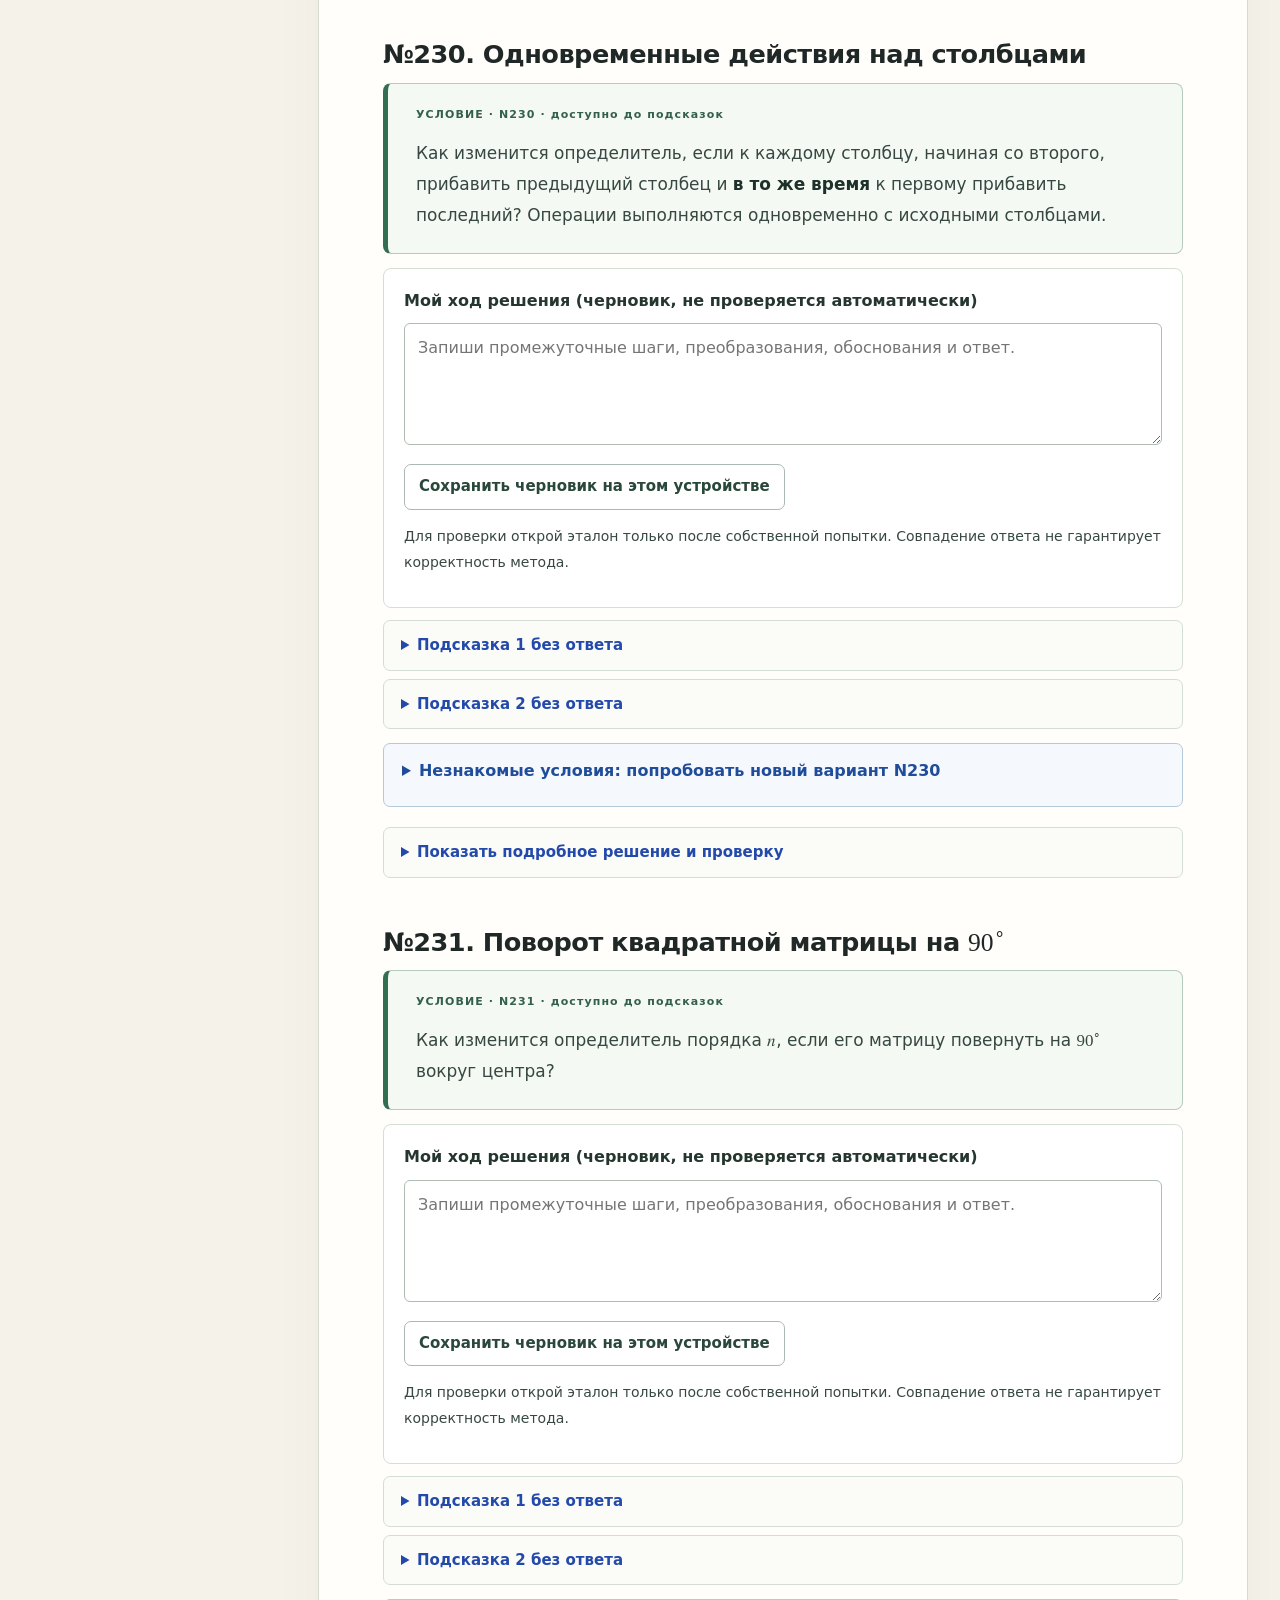
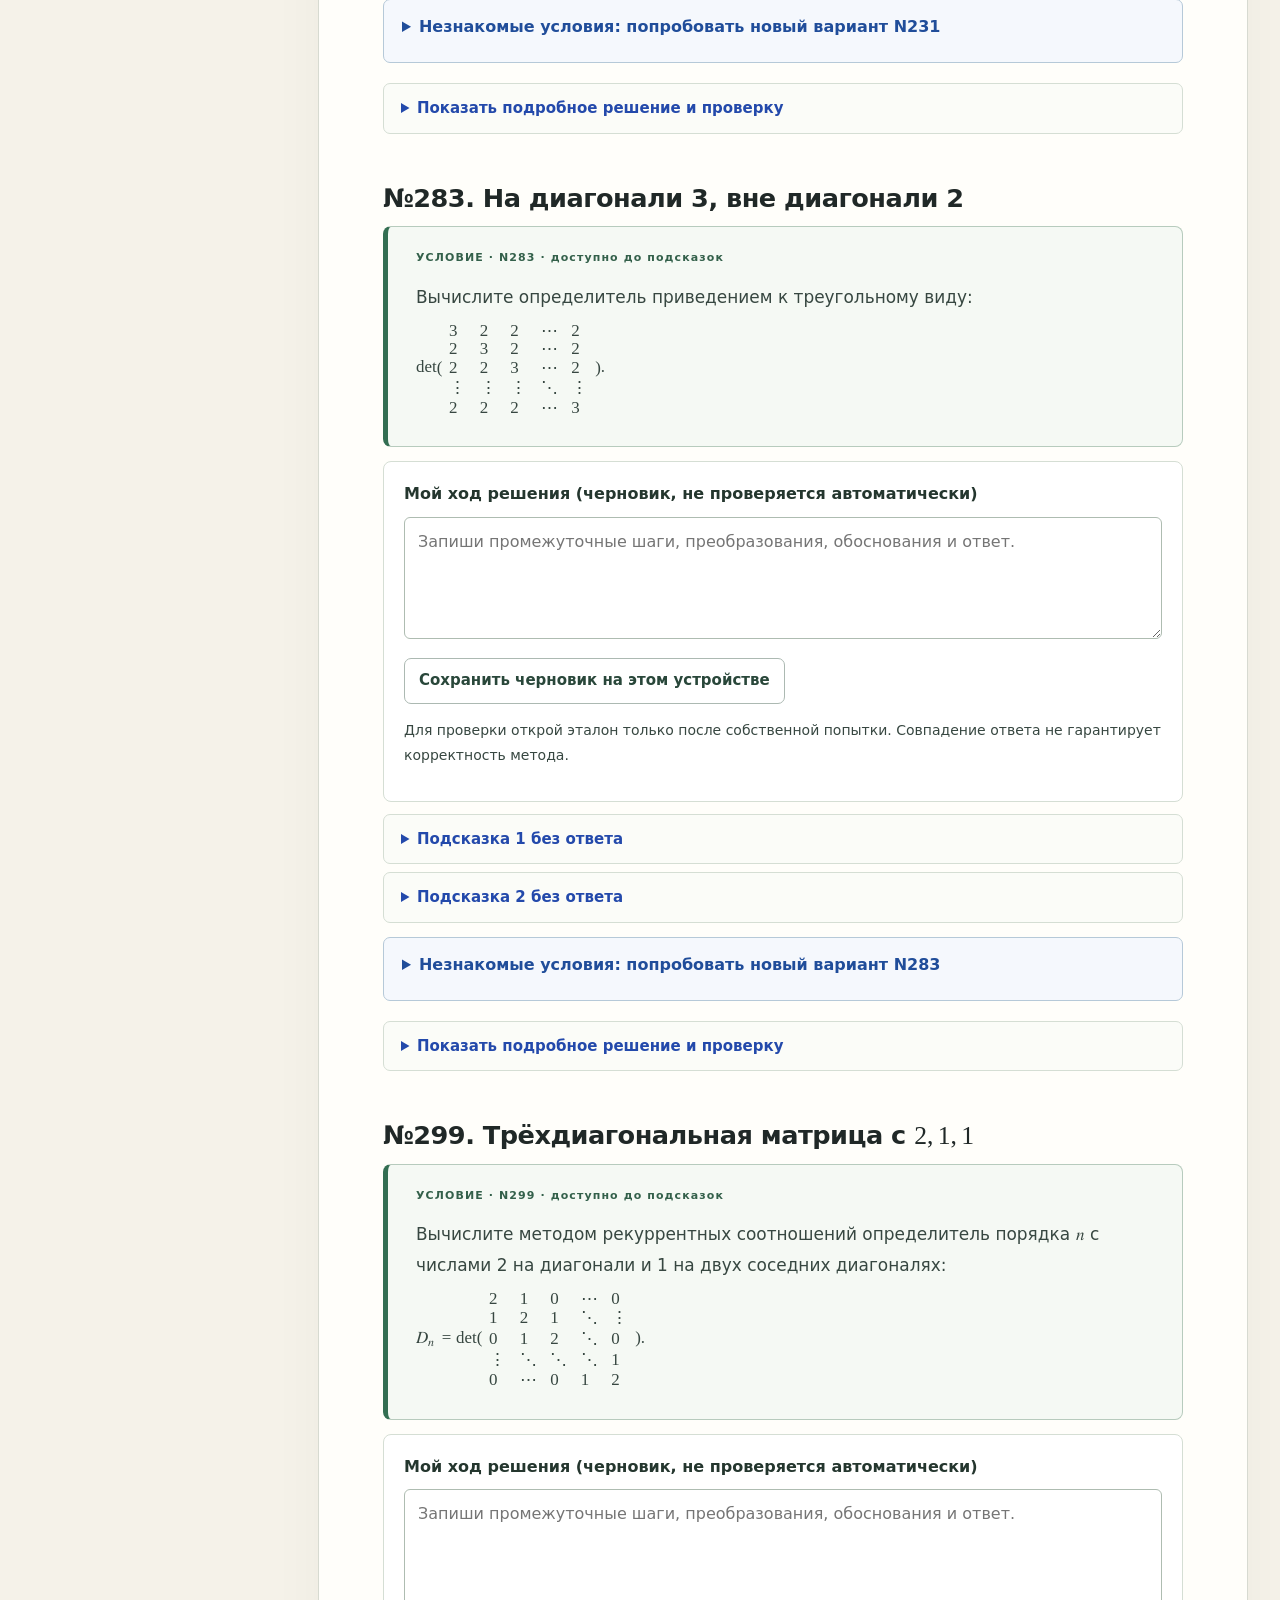
<file: problems.html>
<!doctype html><html lang="ru"><head><meta charset="utf-8">
<meta name="viewport" content="width=device-width,initial-scale=1">
<title>25 задач: условия, подсказки и решения · Алгебра КР №1</title>
<link rel="stylesheet" href="./assets/course.css">
<link rel="stylesheet" href="./assets/practice.css">
<link rel="icon" type="image/svg+xml" href="./favicon.svg"></head><body>
<nav class="site-nav"><div class="site-nav-inner"><a class="logo" href="./"><b>A</b>алгебра / 01</a>
<div class="links"><a href="./definitions.html">Учебник с нуля</a><a href="./practice.html">Самостоятельная практика</a>
<a href="./proofs.html">Доказательства</a><a href="./problems.html">Задачи</a>
<a href="./syllabus.html">Все 62 пункта</a><a href="./textbook.html">Полный учебник</a></div></div></nav>
<div class="book-hero"><div class="kicker">Программа КР №1 · интерактивное издание</div><h1>25 задач: условия, подсказки и решения</h1><p>Условие каждой задачи видно сразу. Подсказки и полное решение скрыты. Черновик сохраняется только в браузере; автоматической оценки произвольного решения нет.</p></div>
<div class="book-layout"><aside class="book-sidebar" aria-label="Другие материалы">
<div class="nav-heading">Материалы</div><a href="./definitions.html">Обучение с нуля</a>
<a href="./practice.html">Практика на новых числах</a><a href="./exam.html">Диагностика КР</a>
<a href="./textbook.html">Все главы учебника</a><a href="./proofs.html">11 доказательств</a>
<a href="./problems.html">25 официальных задач</a><a href="./syllabus.html">Сверка 62 пунктов</a>
<a href="./determinants.html">Интерактивные определители</a><a href="./permutations.html">Подстановки слева направо</a>
</aside><main class="book" id="main-content"><h2 id="все-12-основных-типовых-задач-полные-решения">11. Все 12 основных типовых задач: полные решения</h2>
<p><strong>Важно:</strong> T01–T12 ниже — задания из официального листа типовых задач (с. 1–2). Здесь разобраны исходные числовые условия; результаты независимо перепроверены при аудите. Чтобы действительно научиться, сначала попытайтесь решить задачу с закрытым образцом.</p>
<p><a id="T01"></a></p>
<h3 id="t01.-операции-с-матрицами-и-обратная">T01. Операции с матрицами и обратная</h3><div aria-label="Условие задачи T01" class="problem-statement" role="group"><div class="micro">УСЛОВИЕ · T01 · доступно до подсказок</div><p>Выполните действия: <math display="block" xmlns="http://www.w3.org/1998/Math/MathML"><semantics><mrow><mo form="prefix" stretchy="false">(</mo><mn>3</mn><mi>B</mi><msup><mo form="postfix" stretchy="false">)</mo><mn>2</mn></msup><mo>−</mo><mn>2</mn><mo form="prefix" stretchy="false">(</mo><mi>B</mi><msup><mi>A</mi><mrow><mi>−</mi><mn>1</mn></mrow></msup><mo>−</mo><mi>E</mi><msup><mo form="postfix" stretchy="false">)</mo><mi>T</mi></msup><mo>,</mo><mspace width="1.0em"></mspace><mi>A</mi><mo>=</mo><mrow><mo form="prefix" stretchy="true">(</mo><mtable><mtr><mtd columnalign="center" style="text-align: center"><mn>0</mn></mtd><mtd columnalign="center" style="text-align: center"><mi>−</mi><mn>2</mn></mtd></mtr><mtr><mtd columnalign="center" style="text-align: center"><mn>1</mn></mtd><mtd columnalign="center" style="text-align: center"><mi>−</mi><mn>3</mn></mtd></mtr></mtable><mo form="postfix" stretchy="true">)</mo></mrow><mo>,</mo><mspace width="2.0em"></mspace><mi>B</mi><mo>=</mo><mrow><mo form="prefix" stretchy="true">(</mo><mtable><mtr><mtd columnalign="center" style="text-align: center"><mn>5</mn></mtd><mtd columnalign="center" style="text-align: center"><mn>1</mn></mtd></mtr><mtr><mtd columnalign="center" style="text-align: center"><mi>−</mi><mn>1</mn></mtd><mtd columnalign="center" style="text-align: center"><mn>0</mn></mtd></mtr></mtable><mo form="postfix" stretchy="true">)</mo></mrow><mi>.</mi></mrow><annotation encoding="application/x-tex">
(3B)^2-2(BA^{-1}-E)^T,\quad
A=\begin{pmatrix}0&amp;-2\\1&amp;-3\end{pmatrix},\qquad
B=\begin{pmatrix}5&amp;1\\-1&amp;0\end{pmatrix}.
</annotation></semantics></math></p>
</div><div class="attempt-workspace" data-problem="T01"><label for="attempt-T01">Мой ход решения (черновик, не проверяется автоматически)</label><textarea id="attempt-T01" placeholder="Запиши промежуточные шаги, преобразования, обоснования и ответ." rows="4" spellcheck="false"></textarea><div class="attempt-actions"><button data-save-attempt="" type="button">Сохранить черновик на этом устройстве</button><span aria-live="polite" class="save-message"></span></div><p class="attempt-disclaimer">Для проверки открой эталон только после собственной попытки. Совпадение ответа не гарантирует корректность метода.</p></div><div class="method-hints"><details class="method-hint"><summary>Подсказка 1 без ответа</summary><p>Сначала вычисли det(A): если он не равен нулю, существует A⁻¹.</p></details><details class="method-hint"><summary>Подсказка 2 без ответа</summary><p>Раскрой (3B)² как 9B²; отдельно посчитай BA⁻¹, вычти E и транспонируй.</p></details></div><details class="practice-variant" data-variant="T01"><summary>Незнакомые условия: попробовать новый вариант T01</summary><div class="problem-statement"><div class="micro">НОВЫЕ ДАННЫЕ · тот же метод · T01</div><p>Для <math display="inline" xmlns="http://www.w3.org/1998/Math/MathML"><semantics><mrow><mi>A</mi><mo>=</mo><mrow><mo form="prefix" stretchy="true">(</mo><mtable><mtr><mtd columnalign="center" style="text-align: center"><mn>1</mn></mtd><mtd columnalign="center" style="text-align: center"><mn>1</mn></mtd></mtr><mtr><mtd columnalign="center" style="text-align: center"><mn>0</mn></mtd><mtd columnalign="center" style="text-align: center"><mn>1</mn></mtd></mtr></mtable><mo form="postfix" stretchy="true">)</mo></mrow></mrow><annotation encoding="application/x-tex">A=\begin{pmatrix}1&amp;1\\0&amp;1\end{pmatrix}</annotation></semantics></math>, <math display="inline" xmlns="http://www.w3.org/1998/Math/MathML"><semantics><mrow><mi>B</mi><mo>=</mo><mrow><mo form="prefix" stretchy="true">(</mo><mtable><mtr><mtd columnalign="center" style="text-align: center"><mn>2</mn></mtd><mtd columnalign="center" style="text-align: center"><mn>1</mn></mtd></mtr><mtr><mtd columnalign="center" style="text-align: center"><mn>1</mn></mtd><mtd columnalign="center" style="text-align: center"><mn>0</mn></mtd></mtr></mtable><mo form="postfix" stretchy="true">)</mo></mrow></mrow><annotation encoding="application/x-tex">B=\begin{pmatrix}2&amp;1\\1&amp;0\end{pmatrix}</annotation></semantics></math> вычислите <math display="inline" xmlns="http://www.w3.org/1998/Math/MathML"><semantics><mrow><mo form="prefix" stretchy="false">(</mo><mn>2</mn><mi>B</mi><msup><mo form="postfix" stretchy="false">)</mo><mn>2</mn></msup><mo>−</mo><mo form="prefix" stretchy="false">(</mo><mi>B</mi><msup><mi>A</mi><mrow><mi>−</mi><mn>1</mn></mrow></msup><mo>−</mo><mi>E</mi><msup><mo form="postfix" stretchy="false">)</mo><mi>T</mi></msup></mrow><annotation encoding="application/x-tex">(2B)^2-(BA^{-1}-E)^T</annotation></semantics></math>.</p>
</div><div class="attempt-workspace" data-problem="T01-new"><label for="variant-attempt-T01">Мой метод и вычисления нового варианта</label><textarea id="variant-attempt-T01" placeholder="Сначала реши без эталона…" rows="4"></textarea><div class="attempt-actions"><button data-save-attempt="" type="button">Сохранить черновик на устройстве</button><span aria-live="polite" class="save-message"></span></div></div><details class="variant-solution"><summary>Проверить новый вариант по эталону</summary><p><math display="inline" xmlns="http://www.w3.org/1998/Math/MathML"><semantics><mrow><mo form="prefix" stretchy="true">(</mo><mtable><mtr><mtd columnalign="center" style="text-align: center"><mn>19</mn></mtd><mtd columnalign="center" style="text-align: center"><mn>7</mn></mtd></mtr><mtr><mtd columnalign="center" style="text-align: center"><mn>9</mn></mtd><mtd columnalign="center" style="text-align: center"><mn>6</mn></mtd></mtr></mtable><mo form="postfix" stretchy="true">)</mo></mrow><annotation encoding="application/x-tex">\begin{pmatrix}19&amp;7\\9&amp;6\end{pmatrix}</annotation></semantics></math>.</p>
<p><strong>Проверка метода:</strong> det A=1, A⁻¹=[[1,−1],[0,1]]. Рассчитайте B² и BA⁻¹ отдельно, проверьте порядок транспонирования.</p></details><p class="attempt-disclaimer">Самооценка: текстовый ответ не проверяется автоматически; сверяй не только ответ, но и все существенные переходы.</p></details><details class="solution" data-problem="T01"><summary>Показать подробное решение и проверку</summary><p><strong>Условие:</strong> вычислить <math display="inline" xmlns="http://www.w3.org/1998/Math/MathML"><semantics><mrow><mo form="prefix" stretchy="false">(</mo><mn>3</mn><mi>B</mi><msup><mo form="postfix" stretchy="false">)</mo><mn>2</mn></msup><mo>−</mo><mn>2</mn><mo form="prefix" stretchy="false">(</mo><mi>B</mi><msup><mi>A</mi><mrow><mi>−</mi><mn>1</mn></mrow></msup><mo>−</mo><mi>E</mi><msup><mo form="postfix" stretchy="false">)</mo><mi>T</mi></msup></mrow><annotation encoding="application/x-tex">(3B)^2-2(BA^{-1}-E)^T</annotation></semantics></math>, где</p><p><math display="block" xmlns="http://www.w3.org/1998/Math/MathML"><semantics><mrow><mi>A</mi><mo>=</mo><mrow><mo form="prefix" stretchy="true">(</mo><mtable><mtr><mtd columnalign="center" style="text-align: center"><mn>0</mn></mtd><mtd columnalign="center" style="text-align: center"><mi>−</mi><mn>2</mn></mtd></mtr><mtr><mtd columnalign="center" style="text-align: center"><mn>1</mn></mtd><mtd columnalign="center" style="text-align: center"><mi>−</mi><mn>3</mn></mtd></mtr></mtable><mo form="postfix" stretchy="true">)</mo></mrow><mo>,</mo><mspace width="2.0em"></mspace><mi>B</mi><mo>=</mo><mrow><mo form="prefix" stretchy="true">(</mo><mtable><mtr><mtd columnalign="center" style="text-align: center"><mn>5</mn></mtd><mtd columnalign="center" style="text-align: center"><mn>1</mn></mtd></mtr><mtr><mtd columnalign="center" style="text-align: center"><mi>−</mi><mn>1</mn></mtd><mtd columnalign="center" style="text-align: center"><mn>0</mn></mtd></mtr></mtable><mo form="postfix" stretchy="true">)</mo></mrow><mi>.</mi></mrow><annotation encoding="application/x-tex">A=\begin{pmatrix}0&amp;-2\\1&amp;-3\end{pmatrix},\qquad B=\begin{pmatrix}5&amp;1\\-1&amp;0\end{pmatrix}.</annotation></semantics></math></p><p><strong>Шаг 1.</strong> Проверим, что <math display="inline" xmlns="http://www.w3.org/1998/Math/MathML"><semantics><mi>A</mi><annotation encoding="application/x-tex">A</annotation></semantics></math> обратима: <math display="inline" xmlns="http://www.w3.org/1998/Math/MathML"><semantics><mrow><mi>det</mi><mo>⁡</mo><mi>A</mi><mo>=</mo><mn>0</mn><mo>⋅</mo><mo form="prefix" stretchy="false">(</mo><mi>−</mi><mn>3</mn><mo form="postfix" stretchy="false">)</mo><mo>−</mo><mo form="prefix" stretchy="false">(</mo><mi>−</mi><mn>2</mn><mo form="postfix" stretchy="false">)</mo><mo>⋅</mo><mn>1</mn><mo>=</mo><mn>2</mn><mo>≠</mo><mn>0</mn></mrow><annotation encoding="application/x-tex">\det A=0\cdot(-3)-(-2)\cdot1=2\ne0</annotation></semantics></math>. По формуле для <math display="inline" xmlns="http://www.w3.org/1998/Math/MathML"><semantics><mrow><mn>2</mn><mo>×</mo><mn>2</mn></mrow><annotation encoding="application/x-tex">2\times2</annotation></semantics></math></p><p><math display="block" xmlns="http://www.w3.org/1998/Math/MathML"><semantics><mrow><msup><mi>A</mi><mrow><mi>−</mi><mn>1</mn></mrow></msup><mo>=</mo><mstyle displaystyle="false"><mfrac><mn>1</mn><mn>2</mn></mfrac></mstyle><mrow><mo form="prefix" stretchy="true">(</mo><mtable><mtr><mtd columnalign="center" style="text-align: center"><mi>−</mi><mn>3</mn></mtd><mtd columnalign="center" style="text-align: center"><mn>2</mn></mtd></mtr><mtr><mtd columnalign="center" style="text-align: center"><mi>−</mi><mn>1</mn></mtd><mtd columnalign="center" style="text-align: center"><mn>0</mn></mtd></mtr></mtable><mo form="postfix" stretchy="true">)</mo></mrow><mo>=</mo><mrow><mo form="prefix" stretchy="true">(</mo><mtable><mtr><mtd columnalign="center" style="text-align: center"><mi>−</mi><mn>3</mn><mi>/</mi><mn>2</mn></mtd><mtd columnalign="center" style="text-align: center"><mn>1</mn></mtd></mtr><mtr><mtd columnalign="center" style="text-align: center"><mi>−</mi><mn>1</mn><mi>/</mi><mn>2</mn></mtd><mtd columnalign="center" style="text-align: center"><mn>0</mn></mtd></mtr></mtable><mo form="postfix" stretchy="true">)</mo></mrow><mi>.</mi></mrow><annotation encoding="application/x-tex">A^{-1}=\tfrac12\begin{pmatrix}-3&amp;2\\-1&amp;0\end{pmatrix}=\begin{pmatrix}-3/2&amp;1\\-1/2&amp;0\end{pmatrix}.</annotation></semantics></math></p><p><strong>Шаг 2.</strong> Вычислим квадрат: <math display="inline" xmlns="http://www.w3.org/1998/Math/MathML"><semantics><mrow><msup><mi>B</mi><mn>2</mn></msup><mo>=</mo><mrow><mo form="prefix" stretchy="true">(</mo><mtable><mtr><mtd columnalign="center" style="text-align: center"><mn>24</mn></mtd><mtd columnalign="center" style="text-align: center"><mn>5</mn></mtd></mtr><mtr><mtd columnalign="center" style="text-align: center"><mi>−</mi><mn>5</mn></mtd><mtd columnalign="center" style="text-align: center"><mi>−</mi><mn>1</mn></mtd></mtr></mtable><mo form="postfix" stretchy="true">)</mo></mrow></mrow><annotation encoding="application/x-tex">B^2=\begin{pmatrix}24&amp;5\\-5&amp;-1\end{pmatrix}</annotation></semantics></math>, поэтому</p><p><math display="block" xmlns="http://www.w3.org/1998/Math/MathML"><semantics><mrow><mo form="prefix" stretchy="false">(</mo><mn>3</mn><mi>B</mi><msup><mo form="postfix" stretchy="false">)</mo><mn>2</mn></msup><mo>=</mo><mn>9</mn><msup><mi>B</mi><mn>2</mn></msup><mo>=</mo><mrow><mo form="prefix" stretchy="true">(</mo><mtable><mtr><mtd columnalign="center" style="text-align: center"><mn>216</mn></mtd><mtd columnalign="center" style="text-align: center"><mn>45</mn></mtd></mtr><mtr><mtd columnalign="center" style="text-align: center"><mi>−</mi><mn>45</mn></mtd><mtd columnalign="center" style="text-align: center"><mi>−</mi><mn>9</mn></mtd></mtr></mtable><mo form="postfix" stretchy="true">)</mo></mrow><mi>.</mi></mrow><annotation encoding="application/x-tex">(3B)^2=9B^2=\begin{pmatrix}216&amp;45\\-45&amp;-9\end{pmatrix}.</annotation></semantics></math></p><p><strong>Шаг 3.</strong> Перемножим <math display="inline" xmlns="http://www.w3.org/1998/Math/MathML"><semantics><mrow><mi>B</mi><msup><mi>A</mi><mrow><mi>−</mi><mn>1</mn></mrow></msup></mrow><annotation encoding="application/x-tex">BA^{-1}</annotation></semantics></math> <strong>именно в указанном порядке</strong>:</p><p><math display="block" xmlns="http://www.w3.org/1998/Math/MathML"><semantics><mrow><mi>B</mi><msup><mi>A</mi><mrow><mi>−</mi><mn>1</mn></mrow></msup><mo>=</mo><mrow><mo form="prefix" stretchy="true">(</mo><mtable><mtr><mtd columnalign="center" style="text-align: center"><mi>−</mi><mn>8</mn></mtd><mtd columnalign="center" style="text-align: center"><mn>5</mn></mtd></mtr><mtr><mtd columnalign="center" style="text-align: center"><mn>3</mn><mi>/</mi><mn>2</mn></mtd><mtd columnalign="center" style="text-align: center"><mi>−</mi><mn>1</mn></mtd></mtr></mtable><mo form="postfix" stretchy="true">)</mo></mrow><mo>,</mo><mspace width="2.0em"></mspace><mi>B</mi><msup><mi>A</mi><mrow><mi>−</mi><mn>1</mn></mrow></msup><mo>−</mo><mi>E</mi><mo>=</mo><mrow><mo form="prefix" stretchy="true">(</mo><mtable><mtr><mtd columnalign="center" style="text-align: center"><mi>−</mi><mn>9</mn></mtd><mtd columnalign="center" style="text-align: center"><mn>5</mn></mtd></mtr><mtr><mtd columnalign="center" style="text-align: center"><mn>3</mn><mi>/</mi><mn>2</mn></mtd><mtd columnalign="center" style="text-align: center"><mi>−</mi><mn>2</mn></mtd></mtr></mtable><mo form="postfix" stretchy="true">)</mo></mrow><mi>.</mi></mrow><annotation encoding="application/x-tex">BA^{-1}=\begin{pmatrix}-8&amp;5\\3/2&amp;-1\end{pmatrix},\qquad BA^{-1}-E=\begin{pmatrix}-9&amp;5\\3/2&amp;-2\end{pmatrix}.</annotation></semantics></math></p><p>Следовательно,</p><p><math display="block" xmlns="http://www.w3.org/1998/Math/MathML"><semantics><mrow><mn>2</mn><mo form="prefix" stretchy="false">(</mo><mi>B</mi><msup><mi>A</mi><mrow><mi>−</mi><mn>1</mn></mrow></msup><mo>−</mo><mi>E</mi><msup><mo form="postfix" stretchy="false">)</mo><mi>T</mi></msup><mo>=</mo><mrow><mo form="prefix" stretchy="true">(</mo><mtable><mtr><mtd columnalign="center" style="text-align: center"><mi>−</mi><mn>18</mn></mtd><mtd columnalign="center" style="text-align: center"><mn>3</mn></mtd></mtr><mtr><mtd columnalign="center" style="text-align: center"><mn>10</mn></mtd><mtd columnalign="center" style="text-align: center"><mi>−</mi><mn>4</mn></mtd></mtr></mtable><mo form="postfix" stretchy="true">)</mo></mrow><mi>.</mi></mrow><annotation encoding="application/x-tex">2(BA^{-1}-E)^T=\begin{pmatrix}-18&amp;3\\10&amp;-4\end{pmatrix}.</annotation></semantics></math></p><p><strong>Шаг 4.</strong> Вычитаем матрицы:</p><p><math display="block" xmlns="http://www.w3.org/1998/Math/MathML"><semantics><menclose notation="box"><mrow><mo form="prefix" stretchy="false">(</mo><mn>3</mn><mi>B</mi><msup><mo form="postfix" stretchy="false">)</mo><mn>2</mn></msup><mo>−</mo><mn>2</mn><mo form="prefix" stretchy="false">(</mo><mi>B</mi><msup><mi>A</mi><mrow><mi>−</mi><mn>1</mn></mrow></msup><mo>−</mo><mi>E</mi><msup><mo form="postfix" stretchy="false">)</mo><mi>T</mi></msup><mo>=</mo><mrow><mo form="prefix" stretchy="true">(</mo><mtable><mtr><mtd columnalign="center" style="text-align: center"><mn>234</mn></mtd><mtd columnalign="center" style="text-align: center"><mn>42</mn></mtd></mtr><mtr><mtd columnalign="center" style="text-align: center"><mi>−</mi><mn>55</mn></mtd><mtd columnalign="center" style="text-align: center"><mi>−</mi><mn>5</mn></mtd></mtr></mtable><mo form="postfix" stretchy="true">)</mo></mrow><mi>.</mi></mrow></menclose><annotation encoding="application/x-tex">\boxed{(3B)^2-2(BA^{-1}-E)^T=\begin{pmatrix}234&amp;42\\-55&amp;-5\end{pmatrix}.}</annotation></semantics></math></p><p><strong>Как узнать тип:</strong> выражение с произведением, степенью, транспонированием и обратной матрицей; сначала проверить <math display="inline" xmlns="http://www.w3.org/1998/Math/MathML"><semantics><mrow><mi>det</mi><mo>⁡</mo><mi>A</mi><mo>≠</mo><mn>0</mn></mrow><annotation encoding="application/x-tex">\det A\ne0</annotation></semantics></math> и размеры, затем двигаться от внутренних скобок к внешним. <strong>Ошибка:</strong> <math display="inline" xmlns="http://www.w3.org/1998/Math/MathML"><semantics><mrow><mo form="prefix" stretchy="false">(</mo><mn>3</mn><mi>B</mi><msup><mo form="postfix" stretchy="false">)</mo><mn>2</mn></msup></mrow><annotation encoding="application/x-tex">(3B)^2</annotation></semantics></math> — это <math display="inline" xmlns="http://www.w3.org/1998/Math/MathML"><semantics><mrow><mn>9</mn><msup><mi>B</mi><mn>2</mn></msup></mrow><annotation encoding="application/x-tex">9B^2</annotation></semantics></math>, а не <math display="inline" xmlns="http://www.w3.org/1998/Math/MathML"><semantics><mrow><mn>3</mn><msup><mi>B</mi><mn>2</mn></msup></mrow><annotation encoding="application/x-tex">3B^2</annotation></semantics></math>.</p><p><a id="T02"></a></p></details>














<h3 id="t02.-слау-через-обратную-матрицу">T02. СЛАУ через обратную матрицу</h3><div aria-label="Условие задачи T02" class="problem-statement" role="group"><div class="micro">УСЛОВИЕ · T02 · доступно до подсказок</div><p>Решите систему линейных уравнений с помощью обратной матрицы: <math display="block" xmlns="http://www.w3.org/1998/Math/MathML"><semantics><mrow><mo form="prefix" stretchy="true">{</mo><mtable><mtr><mtd columnalign="left" style="text-align: left"><msub><mi>x</mi><mn>1</mn></msub><mo>+</mo><msub><mi>x</mi><mn>2</mn></msub><mo>+</mo><msub><mi>x</mi><mn>3</mn></msub><mo>=</mo><mn>20</mn><mo>,</mo></mtd></mtr><mtr><mtd columnalign="left" style="text-align: left"><mn>2</mn><msub><mi>x</mi><mn>1</mn></msub><mo>−</mo><msub><mi>x</mi><mn>3</mn></msub><mo>=</mo><mn>14</mn><mo>,</mo></mtd></mtr><mtr><mtd columnalign="left" style="text-align: left"><msub><mi>x</mi><mn>2</mn></msub><mo>+</mo><mn>2</mn><msub><mi>x</mi><mn>3</mn></msub><mo>=</mo><mn>15</mn><mi>.</mi></mtd></mtr></mtable></mrow><annotation encoding="application/x-tex">
\begin{cases}
x_1+x_2+x_3=20,\\
2x_1-x_3=14,\\
x_2+2x_3=15.
\end{cases}
</annotation></semantics></math></p>
</div><div class="attempt-workspace" data-problem="T02"><label for="attempt-T02">Мой ход решения (черновик, не проверяется автоматически)</label><textarea id="attempt-T02" placeholder="Запиши промежуточные шаги, преобразования, обоснования и ответ." rows="4" spellcheck="false"></textarea><div class="attempt-actions"><button data-save-attempt="" type="button">Сохранить черновик на этом устройстве</button><span aria-live="polite" class="save-message"></span></div><p class="attempt-disclaimer">Для проверки открой эталон только после собственной попытки. Совпадение ответа не гарантирует корректность метода.</p></div><div class="method-hints"><details class="method-hint"><summary>Подсказка 1 без ответа</summary><p>Запиши Ax=b, проверь det(A)≠0.</p></details><details class="method-hint"><summary>Подсказка 2 без ответа</summary><p>Найди A⁻¹ и перемножь A⁻¹b; подставь результат во все три уравнения.</p></details></div><details class="practice-variant" data-variant="T02"><summary>Незнакомые условия: попробовать новый вариант T02</summary><div class="problem-statement"><div class="micro">НОВЫЕ ДАННЫЕ · тот же метод · T02</div><p>Решите через обратную матрицу: <math display="inline" xmlns="http://www.w3.org/1998/Math/MathML"><semantics><mrow><mn>2</mn><mi>x</mi><mo>+</mo><mi>y</mi><mo>=</mo><mn>4</mn><mo>,</mo><mspace width="0.222em"></mspace><mi>x</mi><mo>+</mo><mi>y</mi><mo>=</mo><mn>3</mn></mrow><annotation encoding="application/x-tex">2x+y=4,\ x+y=3</annotation></semantics></math>.</p>
</div><div class="attempt-workspace" data-problem="T02-new"><label for="variant-attempt-T02">Мой метод и вычисления нового варианта</label><textarea id="variant-attempt-T02" placeholder="Сначала реши без эталона…" rows="4"></textarea><div class="attempt-actions"><button data-save-attempt="" type="button">Сохранить черновик на устройстве</button><span aria-live="polite" class="save-message"></span></div></div><details class="variant-solution"><summary>Проверить новый вариант по эталону</summary><p><math display="inline" xmlns="http://www.w3.org/1998/Math/MathML"><semantics><mrow><mi>x</mi><mo>=</mo><mn>1</mn><mo>,</mo><mspace width="0.222em"></mspace><mi>y</mi><mo>=</mo><mn>2</mn></mrow><annotation encoding="application/x-tex">x=1,\ y=2</annotation></semantics></math>.</p>
<p><strong>Проверка метода:</strong> A=[[2,1],[1,1]], det A=1, A⁻¹=[[1,−1],[−1,2]]; A⁻¹(4,3)ᵀ=(1,2)ᵀ.</p></details><p class="attempt-disclaimer">Самооценка: текстовый ответ не проверяется автоматически; сверяй не только ответ, но и все существенные переходы.</p></details><details class="solution" data-problem="T02"><summary>Показать подробное решение и проверку</summary><p><strong>Условие:</strong></p><p><math display="block" xmlns="http://www.w3.org/1998/Math/MathML"><semantics><mrow><mo form="prefix" stretchy="true">{</mo><mtable><mtr><mtd columnalign="left" style="text-align: left"><msub><mi>x</mi><mn>1</mn></msub><mo>+</mo><msub><mi>x</mi><mn>2</mn></msub><mo>+</mo><msub><mi>x</mi><mn>3</mn></msub><mo>=</mo><mn>20</mn><mo>,</mo></mtd></mtr><mtr><mtd columnalign="left" style="text-align: left"><mn>2</mn><msub><mi>x</mi><mn>1</mn></msub><mo>−</mo><msub><mi>x</mi><mn>3</mn></msub><mo>=</mo><mn>14</mn><mo>,</mo></mtd></mtr><mtr><mtd columnalign="left" style="text-align: left"><msub><mi>x</mi><mn>2</mn></msub><mo>+</mo><mn>2</mn><msub><mi>x</mi><mn>3</mn></msub><mo>=</mo><mn>15</mn><mi>.</mi></mtd></mtr></mtable></mrow><annotation encoding="application/x-tex">\begin{cases}x_1+x_2+x_3=20,\\2x_1-x_3=14,\\x_2+2x_3=15.\end{cases}</annotation></semantics></math></p><p>Запишем <math display="inline" xmlns="http://www.w3.org/1998/Math/MathML"><semantics><mrow><mi>M</mi><mi>x</mi><mo>=</mo><mi>b</mi></mrow><annotation encoding="application/x-tex">Mx=b</annotation></semantics></math>:</p><p><math display="block" xmlns="http://www.w3.org/1998/Math/MathML"><semantics><mrow><mi>M</mi><mo>=</mo><mrow><mo form="prefix" stretchy="true">(</mo><mtable><mtr><mtd columnalign="center" style="text-align: center"><mn>1</mn></mtd><mtd columnalign="center" style="text-align: center"><mn>1</mn></mtd><mtd columnalign="center" style="text-align: center"><mn>1</mn></mtd></mtr><mtr><mtd columnalign="center" style="text-align: center"><mn>2</mn></mtd><mtd columnalign="center" style="text-align: center"><mn>0</mn></mtd><mtd columnalign="center" style="text-align: center"><mi>−</mi><mn>1</mn></mtd></mtr><mtr><mtd columnalign="center" style="text-align: center"><mn>0</mn></mtd><mtd columnalign="center" style="text-align: center"><mn>1</mn></mtd><mtd columnalign="center" style="text-align: center"><mn>2</mn></mtd></mtr></mtable><mo form="postfix" stretchy="true">)</mo></mrow><mo>,</mo><mspace width="1.0em"></mspace><mi>x</mi><mo>=</mo><mrow><mo form="prefix" stretchy="true">(</mo><mtable><mtr><mtd columnalign="center" style="text-align: center"><msub><mi>x</mi><mn>1</mn></msub></mtd></mtr><mtr><mtd columnalign="center" style="text-align: center"><msub><mi>x</mi><mn>2</mn></msub></mtd></mtr><mtr><mtd columnalign="center" style="text-align: center"><msub><mi>x</mi><mn>3</mn></msub></mtd></mtr></mtable><mo form="postfix" stretchy="true">)</mo></mrow><mo>,</mo><mspace width="1.0em"></mspace><mi>b</mi><mo>=</mo><mrow><mo form="prefix" stretchy="true">(</mo><mtable><mtr><mtd columnalign="center" style="text-align: center"><mn>20</mn></mtd></mtr><mtr><mtd columnalign="center" style="text-align: center"><mn>14</mn></mtd></mtr><mtr><mtd columnalign="center" style="text-align: center"><mn>15</mn></mtd></mtr></mtable><mo form="postfix" stretchy="true">)</mo></mrow><mi>.</mi></mrow><annotation encoding="application/x-tex">M=\begin{pmatrix}1&amp;1&amp;1\\2&amp;0&amp;-1\\0&amp;1&amp;2\end{pmatrix},\quad x=\begin{pmatrix}x_1\\x_2\\x_3\end{pmatrix},\quad b=\begin{pmatrix}20\\14\\15\end{pmatrix}.</annotation></semantics></math></p><p><strong>Шаг 1.</strong> Разложение по первой строке: <math display="inline" xmlns="http://www.w3.org/1998/Math/MathML"><semantics><mrow><mi>det</mi><mo>⁡</mo><mi>M</mi><mo>=</mo><mn>1</mn><mo form="prefix" stretchy="false">(</mo><mn>0</mn><mo>⋅</mo><mn>2</mn><mo>−</mo><mo form="prefix" stretchy="false">(</mo><mi>−</mi><mn>1</mn><mo form="postfix" stretchy="false">)</mo><mo>⋅</mo><mn>1</mn><mo form="postfix" stretchy="false">)</mo><mo>−</mo><mn>1</mn><mo form="prefix" stretchy="false">(</mo><mn>2</mn><mo>⋅</mo><mn>2</mn><mo>−</mo><mo form="prefix" stretchy="false">(</mo><mi>−</mi><mn>1</mn><mo form="postfix" stretchy="false">)</mo><mo>⋅</mo><mn>0</mn><mo form="postfix" stretchy="false">)</mo><mo>+</mo><mn>1</mn><mo form="prefix" stretchy="false">(</mo><mn>2</mn><mo>⋅</mo><mn>1</mn><mo>−</mo><mn>0</mn><mo>⋅</mo><mn>0</mn><mo form="postfix" stretchy="false">)</mo><mo>=</mo><mn>1</mn><mo>−</mo><mn>4</mn><mo>+</mo><mn>2</mn><mo>=</mo><mi>−</mi><mn>1</mn></mrow><annotation encoding="application/x-tex">\det M=1(0\cdot2-(-1)\cdot1)-1(2\cdot2-(-1)\cdot0)+1(2\cdot1-0\cdot0)=1-4+2=-1</annotation></semantics></math>. Значит обратная существует.</p><p><strong>Шаг 2.</strong> Найдём обратную матрицу методом Гаусса на <math display="inline" xmlns="http://www.w3.org/1998/Math/MathML"><semantics><mrow><mo form="prefix" stretchy="false">[</mo><mi>M</mi><mo form="prefix" stretchy="false">|</mo><mi>E</mi><mo form="postfix" stretchy="false">]</mo></mrow><annotation encoding="application/x-tex">[M|E]</annotation></semantics></math>. Начинаем с</p><p><math display="block" xmlns="http://www.w3.org/1998/Math/MathML"><semantics><mrow><mrow><mo form="prefix" stretchy="true">(</mo><mtable><mtr><mtd columnalign="center" style="text-align: center"><mn>1</mn></mtd><mtd columnalign="center" style="text-align: center"><mn>1</mn></mtd><mtd columnalign="center" style="text-align: center"><mn>1</mn></mtd><mtd columnalign="center" style="text-align: center"><mn>1</mn></mtd><mtd columnalign="center" style="text-align: center"><mn>0</mn></mtd><mtd columnalign="center" style="text-align: center"><mn>0</mn></mtd></mtr><mtr><mtd columnalign="center" style="text-align: center"><mn>2</mn></mtd><mtd columnalign="center" style="text-align: center"><mn>0</mn></mtd><mtd columnalign="center" style="text-align: center"><mi>−</mi><mn>1</mn></mtd><mtd columnalign="center" style="text-align: center"><mn>0</mn></mtd><mtd columnalign="center" style="text-align: center"><mn>1</mn></mtd><mtd columnalign="center" style="text-align: center"><mn>0</mn></mtd></mtr><mtr><mtd columnalign="center" style="text-align: center"><mn>0</mn></mtd><mtd columnalign="center" style="text-align: center"><mn>1</mn></mtd><mtd columnalign="center" style="text-align: center"><mn>2</mn></mtd><mtd columnalign="center" style="text-align: center"><mn>0</mn></mtd><mtd columnalign="center" style="text-align: center"><mn>0</mn></mtd><mtd columnalign="center" style="text-align: center"><mn>1</mn></mtd></mtr></mtable><mo form="postfix" stretchy="true">)</mo></mrow><mi>.</mi></mrow><annotation encoding="application/x-tex">\left(\begin{array}{ccc|ccc}1&amp;1&amp;1&amp;1&amp;0&amp;0\\2&amp;0&amp;-1&amp;0&amp;1&amp;0\\0&amp;1&amp;2&amp;0&amp;0&amp;1\end{array}\right).</annotation></semantics></math></p><p>Выполним <math display="inline" xmlns="http://www.w3.org/1998/Math/MathML"><semantics><mrow><msub><mi>R</mi><mn>2</mn></msub><mo>←</mo><msub><mi>R</mi><mn>2</mn></msub><mo>−</mo><mn>2</mn><msub><mi>R</mi><mn>1</mn></msub></mrow><annotation encoding="application/x-tex">R_2\gets R_2-2R_1</annotation></semantics></math>, а затем поменяем строки <math display="inline" xmlns="http://www.w3.org/1998/Math/MathML"><semantics><mrow><msub><mi>R</mi><mn>2</mn></msub><mo>↔</mo><msub><mi>R</mi><mn>3</mn></msub></mrow><annotation encoding="application/x-tex">R_2\leftrightarrow R_3</annotation></semantics></math>:</p><p><math display="block" xmlns="http://www.w3.org/1998/Math/MathML"><semantics><mrow><mrow><mo form="prefix" stretchy="true">(</mo><mtable><mtr><mtd columnalign="center" style="text-align: center"><mn>1</mn></mtd><mtd columnalign="center" style="text-align: center"><mn>1</mn></mtd><mtd columnalign="center" style="text-align: center"><mn>1</mn></mtd><mtd columnalign="center" style="text-align: center"><mn>1</mn></mtd><mtd columnalign="center" style="text-align: center"><mn>0</mn></mtd><mtd columnalign="center" style="text-align: center"><mn>0</mn></mtd></mtr><mtr><mtd columnalign="center" style="text-align: center"><mn>0</mn></mtd><mtd columnalign="center" style="text-align: center"><mn>1</mn></mtd><mtd columnalign="center" style="text-align: center"><mn>2</mn></mtd><mtd columnalign="center" style="text-align: center"><mn>0</mn></mtd><mtd columnalign="center" style="text-align: center"><mn>0</mn></mtd><mtd columnalign="center" style="text-align: center"><mn>1</mn></mtd></mtr><mtr><mtd columnalign="center" style="text-align: center"><mn>0</mn></mtd><mtd columnalign="center" style="text-align: center"><mi>−</mi><mn>2</mn></mtd><mtd columnalign="center" style="text-align: center"><mi>−</mi><mn>3</mn></mtd><mtd columnalign="center" style="text-align: center"><mi>−</mi><mn>2</mn></mtd><mtd columnalign="center" style="text-align: center"><mn>1</mn></mtd><mtd columnalign="center" style="text-align: center"><mn>0</mn></mtd></mtr></mtable><mo form="postfix" stretchy="true">)</mo></mrow><mi>.</mi></mrow><annotation encoding="application/x-tex">\left(\begin{array}{ccc|ccc}1&amp;1&amp;1&amp;1&amp;0&amp;0\\0&amp;1&amp;2&amp;0&amp;0&amp;1\\0&amp;-2&amp;-3&amp;-2&amp;1&amp;0\end{array}\right).</annotation></semantics></math></p><p>Далее <math display="inline" xmlns="http://www.w3.org/1998/Math/MathML"><semantics><mrow><msub><mi>R</mi><mn>1</mn></msub><mo>←</mo><msub><mi>R</mi><mn>1</mn></msub><mo>−</mo><msub><mi>R</mi><mn>2</mn></msub></mrow><annotation encoding="application/x-tex">R_1\gets R_1-R_2</annotation></semantics></math>, <math display="inline" xmlns="http://www.w3.org/1998/Math/MathML"><semantics><mrow><msub><mi>R</mi><mn>3</mn></msub><mo>←</mo><msub><mi>R</mi><mn>3</mn></msub><mo>+</mo><mn>2</mn><msub><mi>R</mi><mn>2</mn></msub></mrow><annotation encoding="application/x-tex">R_3\gets R_3+2R_2</annotation></semantics></math>:</p><p><math display="block" xmlns="http://www.w3.org/1998/Math/MathML"><semantics><mrow><mrow><mo form="prefix" stretchy="true">(</mo><mtable><mtr><mtd columnalign="center" style="text-align: center"><mn>1</mn></mtd><mtd columnalign="center" style="text-align: center"><mn>0</mn></mtd><mtd columnalign="center" style="text-align: center"><mi>−</mi><mn>1</mn></mtd><mtd columnalign="center" style="text-align: center"><mn>1</mn></mtd><mtd columnalign="center" style="text-align: center"><mn>0</mn></mtd><mtd columnalign="center" style="text-align: center"><mi>−</mi><mn>1</mn></mtd></mtr><mtr><mtd columnalign="center" style="text-align: center"><mn>0</mn></mtd><mtd columnalign="center" style="text-align: center"><mn>1</mn></mtd><mtd columnalign="center" style="text-align: center"><mn>2</mn></mtd><mtd columnalign="center" style="text-align: center"><mn>0</mn></mtd><mtd columnalign="center" style="text-align: center"><mn>0</mn></mtd><mtd columnalign="center" style="text-align: center"><mn>1</mn></mtd></mtr><mtr><mtd columnalign="center" style="text-align: center"><mn>0</mn></mtd><mtd columnalign="center" style="text-align: center"><mn>0</mn></mtd><mtd columnalign="center" style="text-align: center"><mn>1</mn></mtd><mtd columnalign="center" style="text-align: center"><mi>−</mi><mn>2</mn></mtd><mtd columnalign="center" style="text-align: center"><mn>1</mn></mtd><mtd columnalign="center" style="text-align: center"><mn>2</mn></mtd></mtr></mtable><mo form="postfix" stretchy="true">)</mo></mrow><mi>.</mi></mrow><annotation encoding="application/x-tex">\left(\begin{array}{ccc|ccc}1&amp;0&amp;-1&amp;1&amp;0&amp;-1\\0&amp;1&amp;2&amp;0&amp;0&amp;1\\0&amp;0&amp;1&amp;-2&amp;1&amp;2\end{array}\right).</annotation></semantics></math></p><p>Наконец, <math display="inline" xmlns="http://www.w3.org/1998/Math/MathML"><semantics><mrow><msub><mi>R</mi><mn>1</mn></msub><mo>←</mo><msub><mi>R</mi><mn>1</mn></msub><mo>+</mo><msub><mi>R</mi><mn>3</mn></msub></mrow><annotation encoding="application/x-tex">R_1\gets R_1+R_3</annotation></semantics></math> и <math display="inline" xmlns="http://www.w3.org/1998/Math/MathML"><semantics><mrow><msub><mi>R</mi><mn>2</mn></msub><mo>←</mo><msub><mi>R</mi><mn>2</mn></msub><mo>−</mo><mn>2</mn><msub><mi>R</mi><mn>3</mn></msub></mrow><annotation encoding="application/x-tex">R_2\gets R_2-2R_3</annotation></semantics></math>:</p><p><math display="block" xmlns="http://www.w3.org/1998/Math/MathML"><semantics><mrow><mrow><mo form="prefix" stretchy="true">(</mo><mtable><mtr><mtd columnalign="center" style="text-align: center"><mn>1</mn></mtd><mtd columnalign="center" style="text-align: center"><mn>0</mn></mtd><mtd columnalign="center" style="text-align: center"><mn>0</mn></mtd><mtd columnalign="center" style="text-align: center"><mi>−</mi><mn>1</mn></mtd><mtd columnalign="center" style="text-align: center"><mn>1</mn></mtd><mtd columnalign="center" style="text-align: center"><mn>1</mn></mtd></mtr><mtr><mtd columnalign="center" style="text-align: center"><mn>0</mn></mtd><mtd columnalign="center" style="text-align: center"><mn>1</mn></mtd><mtd columnalign="center" style="text-align: center"><mn>0</mn></mtd><mtd columnalign="center" style="text-align: center"><mn>4</mn></mtd><mtd columnalign="center" style="text-align: center"><mi>−</mi><mn>2</mn></mtd><mtd columnalign="center" style="text-align: center"><mi>−</mi><mn>3</mn></mtd></mtr><mtr><mtd columnalign="center" style="text-align: center"><mn>0</mn></mtd><mtd columnalign="center" style="text-align: center"><mn>0</mn></mtd><mtd columnalign="center" style="text-align: center"><mn>1</mn></mtd><mtd columnalign="center" style="text-align: center"><mi>−</mi><mn>2</mn></mtd><mtd columnalign="center" style="text-align: center"><mn>1</mn></mtd><mtd columnalign="center" style="text-align: center"><mn>2</mn></mtd></mtr></mtable><mo form="postfix" stretchy="true">)</mo></mrow><mi>.</mi></mrow><annotation encoding="application/x-tex">\left(\begin{array}{ccc|ccc}1&amp;0&amp;0&amp;-1&amp;1&amp;1\\0&amp;1&amp;0&amp;4&amp;-2&amp;-3\\0&amp;0&amp;1&amp;-2&amp;1&amp;2\end{array}\right).</annotation></semantics></math></p><p>Слева получилась <math display="inline" xmlns="http://www.w3.org/1998/Math/MathML"><semantics><mi>E</mi><annotation encoding="application/x-tex">E</annotation></semantics></math>, справа — нужная обратная:</p><p><math display="block" xmlns="http://www.w3.org/1998/Math/MathML"><semantics><mrow><msup><mi>M</mi><mrow><mi>−</mi><mn>1</mn></mrow></msup><mo>=</mo><mrow><mo form="prefix" stretchy="true">(</mo><mtable><mtr><mtd columnalign="center" style="text-align: center"><mi>−</mi><mn>1</mn></mtd><mtd columnalign="center" style="text-align: center"><mn>1</mn></mtd><mtd columnalign="center" style="text-align: center"><mn>1</mn></mtd></mtr><mtr><mtd columnalign="center" style="text-align: center"><mn>4</mn></mtd><mtd columnalign="center" style="text-align: center"><mi>−</mi><mn>2</mn></mtd><mtd columnalign="center" style="text-align: center"><mi>−</mi><mn>3</mn></mtd></mtr><mtr><mtd columnalign="center" style="text-align: center"><mi>−</mi><mn>2</mn></mtd><mtd columnalign="center" style="text-align: center"><mn>1</mn></mtd><mtd columnalign="center" style="text-align: center"><mn>2</mn></mtd></mtr></mtable><mo form="postfix" stretchy="true">)</mo></mrow><mi>.</mi></mrow><annotation encoding="application/x-tex">M^{-1}=\begin{pmatrix}-1&amp;1&amp;1\\4&amp;-2&amp;-3\\-2&amp;1&amp;2\end{pmatrix}.</annotation></semantics></math></p><p>Её корректность дополнительно проверяется равенством <math display="inline" xmlns="http://www.w3.org/1998/Math/MathML"><semantics><mrow><mi>M</mi><msup><mi>M</mi><mrow><mi>−</mi><mn>1</mn></mrow></msup><mo>=</mo><mi>E</mi></mrow><annotation encoding="application/x-tex">MM^{-1}=E</annotation></semantics></math>.</p><p><strong>Шаг 3.</strong> Умножаем слева: <math display="inline" xmlns="http://www.w3.org/1998/Math/MathML"><semantics><mrow><mi>x</mi><mo>=</mo><msup><mi>M</mi><mrow><mi>−</mi><mn>1</mn></mrow></msup><mi>b</mi></mrow><annotation encoding="application/x-tex">x=M^{-1}b</annotation></semantics></math>:</p><p><math display="block" xmlns="http://www.w3.org/1998/Math/MathML"><semantics><mrow><mi>x</mi><mo>=</mo><mrow><mo form="prefix" stretchy="true">(</mo><mtable><mtr><mtd columnalign="center" style="text-align: center"><mi>−</mi><mn>20</mn><mo>+</mo><mn>14</mn><mo>+</mo><mn>15</mn></mtd></mtr><mtr><mtd columnalign="center" style="text-align: center"><mn>80</mn><mo>−</mo><mn>28</mn><mo>−</mo><mn>45</mn></mtd></mtr><mtr><mtd columnalign="center" style="text-align: center"><mi>−</mi><mn>40</mn><mo>+</mo><mn>14</mn><mo>+</mo><mn>30</mn></mtd></mtr></mtable><mo form="postfix" stretchy="true">)</mo></mrow><mo>=</mo><menclose notation="box"><mrow><mo form="prefix" stretchy="true">(</mo><mtable><mtr><mtd columnalign="center" style="text-align: center"><mn>9</mn></mtd></mtr><mtr><mtd columnalign="center" style="text-align: center"><mn>7</mn></mtd></mtr><mtr><mtd columnalign="center" style="text-align: center"><mn>4</mn></mtd></mtr></mtable><mo form="postfix" stretchy="true">)</mo></mrow></menclose><mi>.</mi></mrow><annotation encoding="application/x-tex">x=\begin{pmatrix}-20+14+15\\80-28-45\\-40+14+30\end{pmatrix}=\boxed{\begin{pmatrix}9\\7\\4\end{pmatrix}}.</annotation></semantics></math></p><p><strong>Проверка:</strong> <math display="inline" xmlns="http://www.w3.org/1998/Math/MathML"><semantics><mrow><mn>9</mn><mo>+</mo><mn>7</mn><mo>+</mo><mn>4</mn><mo>=</mo><mn>20</mn></mrow><annotation encoding="application/x-tex">9+7+4=20</annotation></semantics></math>, <math display="inline" xmlns="http://www.w3.org/1998/Math/MathML"><semantics><mrow><mn>2</mn><mo>⋅</mo><mn>9</mn><mo>−</mo><mn>4</mn><mo>=</mo><mn>14</mn></mrow><annotation encoding="application/x-tex">2\cdot9-4=14</annotation></semantics></math>, <math display="inline" xmlns="http://www.w3.org/1998/Math/MathML"><semantics><mrow><mn>7</mn><mo>+</mo><mn>2</mn><mo>⋅</mo><mn>4</mn><mo>=</mo><mn>15</mn></mrow><annotation encoding="application/x-tex">7+2\cdot4=15</annotation></semantics></math>.</p><p><strong>Как узнать тип:</strong> «решите через обратную матрицу» означает необходимо показать <math display="inline" xmlns="http://www.w3.org/1998/Math/MathML"><semantics><msup><mi>M</mi><mrow><mi>−</mi><mn>1</mn></mrow></msup><annotation encoding="application/x-tex">M^{-1}</annotation></semantics></math>, а не только найти ответ обычным исключением Гаусса.</p><p><a id="T03"></a></p></details>





















<h3 id="t03.-знак-слагаемого-в-определителе-порядка-7">T03. Знак слагаемого в определителе порядка 7</h3><div aria-label="Условие задачи T03" class="problem-statement" role="group"><div class="micro">УСЛОВИЕ · T03 · доступно до подсказок</div><p>Подберите <math display="inline" xmlns="http://www.w3.org/1998/Math/MathML"><semantics><mi>j</mi><annotation encoding="application/x-tex">j</annotation></semantics></math> и <math display="inline" xmlns="http://www.w3.org/1998/Math/MathML"><semantics><mi>i</mi><annotation encoding="application/x-tex">i</annotation></semantics></math> так, чтобы произведение <math display="block" xmlns="http://www.w3.org/1998/Math/MathML"><semantics><mrow><msub><mi>a</mi><mn>32</mn></msub><msub><mi>a</mi><mn>16</mn></msub><msub><mi>a</mi><mrow><mn>2</mn><mi>i</mi></mrow></msub><msub><mi>a</mi><mn>53</mn></msub><msub><mi>a</mi><mn>45</mn></msub><msub><mi>a</mi><mrow><mn>6</mn><mi>j</mi></mrow></msub><msub><mi>a</mi><mn>77</mn></msub></mrow><annotation encoding="application/x-tex">
a_{32}a_{16}a_{2i}a_{53}a_{45}a_{6j}a_{77}
</annotation></semantics></math> входило в определитель порядка 7 со знаком <strong>минус</strong>.</p>
</div><div class="attempt-workspace" data-problem="T03"><label for="attempt-T03">Мой ход решения (черновик, не проверяется автоматически)</label><textarea id="attempt-T03" placeholder="Запиши промежуточные шаги, преобразования, обоснования и ответ." rows="4" spellcheck="false"></textarea><div class="attempt-actions"><button data-save-attempt="" type="button">Сохранить черновик на этом устройстве</button><span aria-live="polite" class="save-message"></span></div><p class="attempt-disclaimer">Для проверки открой эталон только после собственной попытки. Совпадение ответа не гарантирует корректность метода.</p></div><div class="method-hints"><details class="method-hint"><summary>Подсказка 1 без ответа</summary><p>Каждая строка и каждый столбец должны встретиться в произведении по одному разу.</p></details><details class="method-hint"><summary>Подсказка 2 без ответа</summary><p>Выпиши два варианта отсутствующих столбцов и посчитай инверсии перестановки столбцов.</p></details></div><details class="practice-variant" data-variant="T03"><summary>Незнакомые условия: попробовать новый вариант T03</summary><div class="problem-statement"><div class="micro">НОВЫЕ ДАННЫЕ · тот же метод · T03</div><p>Подберите <math display="inline" xmlns="http://www.w3.org/1998/Math/MathML"><semantics><mrow><mi>i</mi><mo>,</mo><mi>j</mi></mrow><annotation encoding="application/x-tex">i,j</annotation></semantics></math> так, чтобы произведение <math display="inline" xmlns="http://www.w3.org/1998/Math/MathML"><semantics><mrow><msub><mi>a</mi><mn>14</mn></msub><msub><mi>a</mi><mrow><mn>2</mn><mi>i</mi></mrow></msub><msub><mi>a</mi><mn>32</mn></msub><msub><mi>a</mi><mrow><mn>4</mn><mi>j</mi></mrow></msub><msub><mi>a</mi><mn>55</mn></msub></mrow><annotation encoding="application/x-tex">a_{14}a_{2i}a_{32}a_{4j}a_{55}</annotation></semantics></math> входило в определитель порядка 5 со знаком «−».</p>
</div><div class="attempt-workspace" data-problem="T03-new"><label for="variant-attempt-T03">Мой метод и вычисления нового варианта</label><textarea id="variant-attempt-T03" placeholder="Сначала реши без эталона…" rows="4"></textarea><div class="attempt-actions"><button data-save-attempt="" type="button">Сохранить черновик на устройстве</button><span aria-live="polite" class="save-message"></span></div></div><details class="variant-solution"><summary>Проверить новый вариант по эталону</summary><p><math display="inline" xmlns="http://www.w3.org/1998/Math/MathML"><semantics><mrow><mi>i</mi><mo>=</mo><mn>1</mn><mo>,</mo><mspace width="0.222em"></mspace><mi>j</mi><mo>=</mo><mn>3</mn></mrow><annotation encoding="application/x-tex">i=1,\ j=3</annotation></semantics></math>.</p>
<p><strong>Проверка метода:</strong> Столбцы 4,2,5 уже выбраны. Нужно распределить 1,3. Перестановка (4,1,2,3,5) имеет три инверсии; противоположный выбор чётен.</p></details><p class="attempt-disclaimer">Самооценка: текстовый ответ не проверяется автоматически; сверяй не только ответ, но и все существенные переходы.</p></details><details class="solution" data-problem="T03"><summary>Показать подробное решение и проверку</summary><p><strong>Условие:</strong> подобрать <math display="inline" xmlns="http://www.w3.org/1998/Math/MathML"><semantics><mi>j</mi><annotation encoding="application/x-tex">j</annotation></semantics></math> и <math display="inline" xmlns="http://www.w3.org/1998/Math/MathML"><semantics><mi>i</mi><annotation encoding="application/x-tex">i</annotation></semantics></math>, чтобы <math display="inline" xmlns="http://www.w3.org/1998/Math/MathML"><semantics><mrow><msub><mi>a</mi><mn>32</mn></msub><msub><mi>a</mi><mn>16</mn></msub><msub><mi>a</mi><mrow><mn>2</mn><mi>i</mi></mrow></msub><msub><mi>a</mi><mn>53</mn></msub><msub><mi>a</mi><mn>45</mn></msub><msub><mi>a</mi><mrow><mn>6</mn><mi>j</mi></mrow></msub><msub><mi>a</mi><mn>77</mn></msub></mrow><annotation encoding="application/x-tex">a_{32}a_{16}a_{2i}a_{53}a_{45}a_{6j}a_{77}</annotation></semantics></math> входило в определитель 7-го порядка со знаком <strong>минус</strong>.</p><p>В произведении каждый номер строки <math display="inline" xmlns="http://www.w3.org/1998/Math/MathML"><semantics><mrow><mn>1</mn><mo>,</mo><mi>…</mi><mo>,</mo><mn>7</mn></mrow><annotation encoding="application/x-tex">1,\ldots,7</annotation></semantics></math> встречается один раз. Из индексов столбцов известны <math display="inline" xmlns="http://www.w3.org/1998/Math/MathML"><semantics><mrow><mn>2</mn><mo>,</mo><mn>6</mn><mo>,</mo><mn>3</mn><mo>,</mo><mn>5</mn><mo>,</mo><mn>7</mn></mrow><annotation encoding="application/x-tex">2,6,3,5,7</annotation></semantics></math>, значит недостающие <strong><math display="inline" xmlns="http://www.w3.org/1998/Math/MathML"><semantics><mn>1</mn><annotation encoding="application/x-tex">1</annotation></semantics></math> и <math display="inline" xmlns="http://www.w3.org/1998/Math/MathML"><semantics><mn>4</mn><annotation encoding="application/x-tex">4</annotation></semantics></math></strong>. Возможны только <math display="inline" xmlns="http://www.w3.org/1998/Math/MathML"><semantics><mrow><mo form="prefix" stretchy="false">(</mo><mi>i</mi><mo>,</mo><mi>j</mi><mo form="postfix" stretchy="false">)</mo><mo>=</mo><mo form="prefix" stretchy="false">(</mo><mn>1</mn><mo>,</mo><mn>4</mn><mo form="postfix" stretchy="false">)</mo></mrow><annotation encoding="application/x-tex">(i,j)=(1,4)</annotation></semantics></math> или <math display="inline" xmlns="http://www.w3.org/1998/Math/MathML"><semantics><mrow><mo form="prefix" stretchy="false">(</mo><mn>4</mn><mo>,</mo><mn>1</mn><mo form="postfix" stretchy="false">)</mo></mrow><annotation encoding="application/x-tex">(4,1)</annotation></semantics></math>.</p><p>Упорядочим множители по номерам строк:</p><p><math display="block" xmlns="http://www.w3.org/1998/Math/MathML"><semantics><mrow><msub><mi>a</mi><mn>16</mn></msub><mspace width="0.167em"></mspace><msub><mi>a</mi><mrow><mn>2</mn><mi>i</mi></mrow></msub><mspace width="0.167em"></mspace><msub><mi>a</mi><mn>32</mn></msub><mspace width="0.167em"></mspace><msub><mi>a</mi><mn>45</mn></msub><mspace width="0.167em"></mspace><msub><mi>a</mi><mn>53</mn></msub><mspace width="0.167em"></mspace><msub><mi>a</mi><mrow><mn>6</mn><mi>j</mi></mrow></msub><mspace width="0.167em"></mspace><msub><mi>a</mi><mn>77</mn></msub><mi>.</mi></mrow><annotation encoding="application/x-tex">a_{16}\,a_{2i}\,a_{32}\,a_{45}\,a_{53}\,a_{6j}\,a_{77}.</annotation></semantics></math></p><p>Для <math display="inline" xmlns="http://www.w3.org/1998/Math/MathML"><semantics><mrow><mo form="prefix" stretchy="false">(</mo><mi>i</mi><mo>,</mo><mi>j</mi><mo form="postfix" stretchy="false">)</mo><mo>=</mo><mo form="prefix" stretchy="false">(</mo><mn>1</mn><mo>,</mo><mn>4</mn><mo form="postfix" stretchy="false">)</mo></mrow><annotation encoding="application/x-tex">(i,j)=(1,4)</annotation></semantics></math> получим подстановку столбцов <math display="inline" xmlns="http://www.w3.org/1998/Math/MathML"><semantics><mrow><mo form="prefix" stretchy="false">(</mo><mn>6</mn><mo>,</mo><mn>1</mn><mo>,</mo><mn>2</mn><mo>,</mo><mn>5</mn><mo>,</mo><mn>3</mn><mo>,</mo><mn>4</mn><mo>,</mo><mn>7</mn><mo form="postfix" stretchy="false">)</mo></mrow><annotation encoding="application/x-tex">(6,1,2,5,3,4,7)</annotation></semantics></math>. Количество инверсий: элемент <math display="inline" xmlns="http://www.w3.org/1998/Math/MathML"><semantics><mn>6</mn><annotation encoding="application/x-tex">6</annotation></semantics></math> образует 5 инверсий с <math display="inline" xmlns="http://www.w3.org/1998/Math/MathML"><semantics><mrow><mn>1</mn><mo>,</mo><mn>2</mn><mo>,</mo><mn>5</mn><mo>,</mo><mn>3</mn><mo>,</mo><mn>4</mn></mrow><annotation encoding="application/x-tex">1,2,5,3,4</annotation></semantics></math>; элемент <math display="inline" xmlns="http://www.w3.org/1998/Math/MathML"><semantics><mn>5</mn><annotation encoding="application/x-tex">5</annotation></semantics></math> образует ещё 2 с <math display="inline" xmlns="http://www.w3.org/1998/Math/MathML"><semantics><mrow><mn>3</mn><mo>,</mo><mn>4</mn></mrow><annotation encoding="application/x-tex">3,4</annotation></semantics></math>. Всего 7, знак <math display="inline" xmlns="http://www.w3.org/1998/Math/MathML"><semantics><mrow><mo form="prefix" stretchy="false">(</mo><mi>−</mi><mn>1</mn><msup><mo form="postfix" stretchy="false">)</mo><mn>7</mn></msup><mo>=</mo><mi>−</mi><mn>1</mn></mrow><annotation encoding="application/x-tex">(-1)^7=-1</annotation></semantics></math>. При <math display="inline" xmlns="http://www.w3.org/1998/Math/MathML"><semantics><mrow><mo form="prefix" stretchy="false">(</mo><mi>i</mi><mo>,</mo><mi>j</mi><mo form="postfix" stretchy="false">)</mo><mo>=</mo><mo form="prefix" stretchy="false">(</mo><mn>4</mn><mo>,</mo><mn>1</mn><mo form="postfix" stretchy="false">)</mo></mrow><annotation encoding="application/x-tex">(i,j)=(4,1)</annotation></semantics></math> получается 12 инверсий, знак <math display="inline" xmlns="http://www.w3.org/1998/Math/MathML"><semantics><mrow><mi>+</mi><mn>1</mn></mrow><annotation encoding="application/x-tex">+1</annotation></semantics></math>.</p><p><math display="block" xmlns="http://www.w3.org/1998/Math/MathML"><semantics><menclose notation="box"><mrow><mi>i</mi><mo>=</mo><mn>1</mn><mo>,</mo><mspace width="1.0em"></mspace><mi>j</mi><mo>=</mo><mn>4</mn><mi>.</mi></mrow></menclose><annotation encoding="application/x-tex">\boxed{i=1,\quad j=4.}</annotation></semantics></math></p><p><strong>Как узнать тип:</strong> слагаемое определителя <math display="inline" xmlns="http://www.w3.org/1998/Math/MathML"><semantics><mo>→</mo><annotation encoding="application/x-tex">\to</annotation></semantics></math> все столбцы различны <math display="inline" xmlns="http://www.w3.org/1998/Math/MathML"><semantics><mo>→</mo><annotation encoding="application/x-tex">\to</annotation></semantics></math> упорядочить по строкам <math display="inline" xmlns="http://www.w3.org/1998/Math/MathML"><semantics><mo>→</mo><annotation encoding="application/x-tex">\to</annotation></semantics></math> посчитать инверсии. <strong>Ошибка:</strong> угадывать знак по исходному порядку написания множителей; перестановка <strong>множителей произведения</strong> знак не меняет.</p><p><a id="T04"></a></p></details>








<h3 id="t04.-все-квадратные-корни-подстановки">T04. Все квадратные корни подстановки</h3><div aria-label="Условие задачи T04" class="problem-statement" role="group"><div class="micro">УСЛОВИЕ · T04 · доступно до подсказок</div><p>Найдите все такие подстановки <math display="inline" xmlns="http://www.w3.org/1998/Math/MathML"><semantics><mrow><mi>σ</mi><mo>∈</mo><msub><mi>S</mi><mn>8</mn></msub></mrow><annotation encoding="application/x-tex">\sigma\in S_8</annotation></semantics></math>, что <math display="block" xmlns="http://www.w3.org/1998/Math/MathML"><semantics><mrow><msup><mi>σ</mi><mn>2</mn></msup><mo>=</mo><mo form="prefix" stretchy="false">(</mo><mn>123</mn><mo form="postfix" stretchy="false">)</mo><mo form="prefix" stretchy="false">(</mo><mn>456</mn><mo form="postfix" stretchy="false">)</mo><mi>.</mi></mrow><annotation encoding="application/x-tex">
\sigma^2=(123)(456).
</annotation></semantics></math></p>
</div><div class="attempt-workspace" data-problem="T04"><label for="attempt-T04">Мой ход решения (черновик, не проверяется автоматически)</label><textarea id="attempt-T04" placeholder="Запиши промежуточные шаги, преобразования, обоснования и ответ." rows="4" spellcheck="false"></textarea><div class="attempt-actions"><button data-save-attempt="" type="button">Сохранить черновик на этом устройстве</button><span aria-live="polite" class="save-message"></span></div><p class="attempt-disclaimer">Для проверки открой эталон только после собственной попытки. Совпадение ответа не гарантирует корректность метода.</p></div><div class="method-hints"><details class="method-hint"><summary>Подсказка 1 без ответа</summary><p>Корень из двух одинаковых по длине циклов может соединять их в более длинный цикл.</p></details><details class="method-hint"><summary>Подсказка 2 без ответа</summary><p>Раздели случаи: два независимых 3-цикла или один 6-цикл; проверь, что происходит с 7 и 8.</p></details></div><details class="practice-variant" data-variant="T04"><summary>Незнакомые условия: попробовать новый вариант T04</summary><div class="problem-statement"><div class="micro">НОВЫЕ ДАННЫЕ · тот же метод · T04</div><p>Найдите <strong>количество</strong> подстановок <math display="inline" xmlns="http://www.w3.org/1998/Math/MathML"><semantics><mrow><mi>σ</mi><mo>∈</mo><msub><mi>S</mi><mn>8</mn></msub></mrow><annotation encoding="application/x-tex">\sigma\in S_8</annotation></semantics></math>, для которых <math display="inline" xmlns="http://www.w3.org/1998/Math/MathML"><semantics><mrow><msup><mi>σ</mi><mn>2</mn></msup><mo>=</mo><mo form="prefix" stretchy="false">(</mo><mn>124</mn><mo form="postfix" stretchy="false">)</mo><mo form="prefix" stretchy="false">(</mo><mn>356</mn><mo form="postfix" stretchy="false">)</mo></mrow><annotation encoding="application/x-tex">\sigma^2=(124)(356)</annotation></semantics></math>. Покажите один корень и объясните счёт.</p>
</div><div class="attempt-workspace" data-problem="T04-new"><label for="variant-attempt-T04">Мой метод и вычисления нового варианта</label><textarea id="variant-attempt-T04" placeholder="Сначала реши без эталона…" rows="4"></textarea><div class="attempt-actions"><button data-save-attempt="" type="button">Сохранить черновик на устройстве</button><span aria-live="polite" class="save-message"></span></div></div><details class="variant-solution"><summary>Проверить новый вариант по эталону</summary><p>Ровно <math display="inline" xmlns="http://www.w3.org/1998/Math/MathML"><semantics><mn>8</mn><annotation encoding="application/x-tex">8</annotation></semantics></math>. Один корень: <math display="inline" xmlns="http://www.w3.org/1998/Math/MathML"><semantics><mrow><mo form="prefix" stretchy="false">(</mo><mn>142</mn><mo form="postfix" stretchy="false">)</mo><mo form="prefix" stretchy="false">(</mo><mn>365</mn><mo form="postfix" stretchy="false">)</mo></mrow><annotation encoding="application/x-tex">(142)(365)</annotation></semantics></math>; можно независимо умножить на <math display="inline" xmlns="http://www.w3.org/1998/Math/MathML"><semantics><mrow><mo form="prefix" stretchy="false">(</mo><mn>78</mn><mo form="postfix" stretchy="false">)</mo></mrow><annotation encoding="application/x-tex">(78)</annotation></semantics></math>.</p>
<p><strong>Проверка метода:</strong> Две тройки дают один разделённый корень и три 6-цикла, а неподвижные 7,8 допускают тождество или транспозицию. Итого (1+3)·2=8.</p></details><p class="attempt-disclaimer">Самооценка: текстовый ответ не проверяется автоматически; сверяй не только ответ, но и все существенные переходы.</p></details><details class="solution" data-problem="T04"><summary>Показать подробное решение и проверку</summary><p><strong>Условие:</strong> найти все <math display="inline" xmlns="http://www.w3.org/1998/Math/MathML"><semantics><mrow><mi>σ</mi><mo>∈</mo><msub><mi>S</mi><mn>8</mn></msub></mrow><annotation encoding="application/x-tex">\sigma\in S_8</annotation></semantics></math>, удовлетворяющие <math display="inline" xmlns="http://www.w3.org/1998/Math/MathML"><semantics><mrow><msup><mi>σ</mi><mn>2</mn></msup><mo>=</mo><mo form="prefix" stretchy="false">(</mo><mn>123</mn><mo form="postfix" stretchy="false">)</mo><mo form="prefix" stretchy="false">(</mo><mn>456</mn><mo form="postfix" stretchy="false">)</mo></mrow><annotation encoding="application/x-tex">\sigma^2=(123)(456)</annotation></semantics></math> (элементы 7 и 8 справа неподвижны).</p><p><strong>Идея.</strong> Квадрат 3-цикла есть обратный 3-цикл: <math display="inline" xmlns="http://www.w3.org/1998/Math/MathML"><semantics><mrow><mo form="prefix" stretchy="false">(</mo><mn>132</mn><msup><mo form="postfix" stretchy="false">)</mo><mn>2</mn></msup><mo>=</mo><mo form="prefix" stretchy="false">(</mo><mn>123</mn><mo form="postfix" stretchy="false">)</mo></mrow><annotation encoding="application/x-tex">(132)^2=(123)</annotation></semantics></math>, <math display="inline" xmlns="http://www.w3.org/1998/Math/MathML"><semantics><mrow><mo form="prefix" stretchy="false">(</mo><mn>465</mn><msup><mo form="postfix" stretchy="false">)</mo><mn>2</mn></msup><mo>=</mo><mo form="prefix" stretchy="false">(</mo><mn>456</mn><mo form="postfix" stretchy="false">)</mo></mrow><annotation encoding="application/x-tex">(465)^2=(456)</annotation></semantics></math>. Следовательно, один корень на <math display="inline" xmlns="http://www.w3.org/1998/Math/MathML"><semantics><mrow><mn>1</mn><mo>,</mo><mi>…</mi><mo>,</mo><mn>6</mn></mrow><annotation encoding="application/x-tex">1,\ldots,6</annotation></semantics></math>:</p><p><math display="block" xmlns="http://www.w3.org/1998/Math/MathML"><semantics><mrow><msub><mi>σ</mi><mn>0</mn></msub><mo>=</mo><mo form="prefix" stretchy="false">(</mo><mn>132</mn><mo form="postfix" stretchy="false">)</mo><mo form="prefix" stretchy="false">(</mo><mn>465</mn><mo form="postfix" stretchy="false">)</mo><mi>.</mi></mrow><annotation encoding="application/x-tex">\sigma_0=(132)(465).</annotation></semantics></math></p><p>Но это <strong>не все корни</strong>. Два 3-цикла могут получиться как квадрат <strong>одного 6-цикла</strong>. Нужно чередовать элементы первого цикла <math display="inline" xmlns="http://www.w3.org/1998/Math/MathML"><semantics><mrow><mo form="prefix" stretchy="false">(</mo><mn>1</mn><mo>,</mo><mn>2</mn><mo>,</mo><mn>3</mn><mo form="postfix" stretchy="false">)</mo></mrow><annotation encoding="application/x-tex">(1,2,3)</annotation></semantics></math> и второго <math display="inline" xmlns="http://www.w3.org/1998/Math/MathML"><semantics><mrow><mo form="prefix" stretchy="false">(</mo><mn>4</mn><mo>,</mo><mn>5</mn><mo>,</mo><mn>6</mn><mo form="postfix" stretchy="false">)</mo></mrow><annotation encoding="application/x-tex">(4,5,6)</annotation></semantics></math>. <strong>Почему фаз ровно три:</strong> если <math display="inline" xmlns="http://www.w3.org/1998/Math/MathML"><semantics><mi>σ</mi><annotation encoding="application/x-tex">\sigma</annotation></semantics></math> соединяет две тройки в один цикл длины 6, то <math display="inline" xmlns="http://www.w3.org/1998/Math/MathML"><semantics><mrow><mi>σ</mi><mo form="prefix" stretchy="false">(</mo><mn>1</mn><mo form="postfix" stretchy="false">)</mo></mrow><annotation encoding="application/x-tex">\sigma(1)</annotation></semantics></math> лежит в <math display="inline" xmlns="http://www.w3.org/1998/Math/MathML"><semantics><mrow><mo form="prefix" stretchy="false">{</mo><mn>4</mn><mo>,</mo><mn>5</mn><mo>,</mo><mn>6</mn><mo form="postfix" stretchy="false">}</mo></mrow><annotation encoding="application/x-tex">\{4,5,6\}</annotation></semantics></math>. Так как <math display="inline" xmlns="http://www.w3.org/1998/Math/MathML"><semantics><mrow><msup><mi>σ</mi><mn>2</mn></msup><mo form="prefix" stretchy="false">(</mo><mn>1</mn><mo form="postfix" stretchy="false">)</mo><mo>=</mo><mn>2</mn></mrow><annotation encoding="application/x-tex">\sigma^2(1)=2</annotation></semantics></math>, следующий после <math display="inline" xmlns="http://www.w3.org/1998/Math/MathML"><semantics><mrow><mi>σ</mi><mo form="prefix" stretchy="false">(</mo><mn>1</mn><mo form="postfix" stretchy="false">)</mo></mrow><annotation encoding="application/x-tex">\sigma(1)</annotation></semantics></math> элемент — 2. Кроме того, <math display="inline" xmlns="http://www.w3.org/1998/Math/MathML"><semantics><mi>σ</mi><annotation encoding="application/x-tex">\sigma</annotation></semantics></math> коммутирует с <math display="inline" xmlns="http://www.w3.org/1998/Math/MathML"><semantics><mrow><msup><mi>σ</mi><mn>2</mn></msup><mo>=</mo><mi>τ</mi></mrow><annotation encoding="application/x-tex">\sigma^2=\tau</annotation></semantics></math>, поэтому <math display="inline" xmlns="http://www.w3.org/1998/Math/MathML"><semantics><mrow><mi>σ</mi><mo form="prefix" stretchy="false">(</mo><mn>2</mn><mo form="postfix" stretchy="false">)</mo><mo>=</mo><mi>τ</mi><mo form="prefix" stretchy="false">(</mo><mi>σ</mi><mo form="prefix" stretchy="false">(</mo><mn>1</mn><mo form="postfix" stretchy="false">)</mo><mo form="postfix" stretchy="false">)</mo></mrow><annotation encoding="application/x-tex">\sigma(2)=\tau(\sigma(1))</annotation></semantics></math> и <math display="inline" xmlns="http://www.w3.org/1998/Math/MathML"><semantics><mrow><mi>σ</mi><mo form="prefix" stretchy="false">(</mo><mn>3</mn><mo form="postfix" stretchy="false">)</mo><mo>=</mo><msup><mi>τ</mi><mn>2</mn></msup><mo form="prefix" stretchy="false">(</mo><mi>σ</mi><mo form="prefix" stretchy="false">(</mo><mn>1</mn><mo form="postfix" stretchy="false">)</mo><mo form="postfix" stretchy="false">)</mo></mrow><annotation encoding="application/x-tex">\sigma(3)=\tau^2(\sigma(1))</annotation></semantics></math>. Три выбора <math display="inline" xmlns="http://www.w3.org/1998/Math/MathML"><semantics><mrow><mi>σ</mi><mo form="prefix" stretchy="false">(</mo><mn>1</mn><mo form="postfix" stretchy="false">)</mo><mo>=</mo><mn>4</mn><mo>,</mo><mn>5</mn><mo>,</mo><mn>6</mn></mrow><annotation encoding="application/x-tex">\sigma(1)=4,5,6</annotation></semantics></math> однозначно восстанавливают всё чередование, а значит дают ровно три взаимные фазы:</p><p><math display="block" xmlns="http://www.w3.org/1998/Math/MathML"><semantics><mrow><msub><mi>σ</mi><mn>1</mn></msub><mo>=</mo><mo form="prefix" stretchy="false">(</mo><mn>1</mn><mspace width="0.167em"></mspace><mn>4</mn><mspace width="0.167em"></mspace><mn>2</mn><mspace width="0.167em"></mspace><mn>5</mn><mspace width="0.167em"></mspace><mn>3</mn><mspace width="0.167em"></mspace><mn>6</mn><mo form="postfix" stretchy="false">)</mo><mo>,</mo></mrow><annotation encoding="application/x-tex">\sigma_1=(1\,4\,2\,5\,3\,6),</annotation></semantics></math> <math display="block" xmlns="http://www.w3.org/1998/Math/MathML"><semantics><mrow><msub><mi>σ</mi><mn>2</mn></msub><mo>=</mo><mo form="prefix" stretchy="false">(</mo><mn>1</mn><mspace width="0.167em"></mspace><mn>5</mn><mspace width="0.167em"></mspace><mn>2</mn><mspace width="0.167em"></mspace><mn>6</mn><mspace width="0.167em"></mspace><mn>3</mn><mspace width="0.167em"></mspace><mn>4</mn><mo form="postfix" stretchy="false">)</mo><mo>,</mo></mrow><annotation encoding="application/x-tex">\sigma_2=(1\,5\,2\,6\,3\,4),</annotation></semantics></math> <math display="block" xmlns="http://www.w3.org/1998/Math/MathML"><semantics><mrow><msub><mi>σ</mi><mn>3</mn></msub><mo>=</mo><mo form="prefix" stretchy="false">(</mo><mn>1</mn><mspace width="0.167em"></mspace><mn>6</mn><mspace width="0.167em"></mspace><mn>2</mn><mspace width="0.167em"></mspace><mn>4</mn><mspace width="0.167em"></mspace><mn>3</mn><mspace width="0.167em"></mspace><mn>5</mn><mo form="postfix" stretchy="false">)</mo><mi>.</mi></mrow><annotation encoding="application/x-tex">\sigma_3=(1\,6\,2\,4\,3\,5).</annotation></semantics></math></p><p>Проверка для первого из них: квадрат переводит <math display="inline" xmlns="http://www.w3.org/1998/Math/MathML"><semantics><mrow><mn>1</mn><mo>↦</mo><mn>2</mn><mo>↦</mo><mn>3</mn><mo>↦</mo><mn>1</mn></mrow><annotation encoding="application/x-tex">1\mapsto2\mapsto3\mapsto1</annotation></semantics></math> и одновременно <math display="inline" xmlns="http://www.w3.org/1998/Math/MathML"><semantics><mrow><mn>4</mn><mo>↦</mo><mn>5</mn><mo>↦</mo><mn>6</mn><mo>↦</mo><mn>4</mn></mrow><annotation encoding="application/x-tex">4\mapsto5\mapsto6\mapsto4</annotation></semantics></math>. Остальные проверяются аналогично.</p><p>На <math display="inline" xmlns="http://www.w3.org/1998/Math/MathML"><semantics><mrow><mn>7</mn><mo>,</mo><mn>8</mn></mrow><annotation encoding="application/x-tex">7,8</annotation></semantics></math> квадрат должен быть тождественным, поэтому независимо можно <strong>оставить обе точки неподвижными</strong> или <strong>поменять <math display="inline" xmlns="http://www.w3.org/1998/Math/MathML"><semantics><mn>7</mn><annotation encoding="application/x-tex">7</annotation></semantics></math> и <math display="inline" xmlns="http://www.w3.org/1998/Math/MathML"><semantics><mn>8</mn><annotation encoding="application/x-tex">8</annotation></semantics></math></strong>: умножить на <math display="inline" xmlns="http://www.w3.org/1998/Math/MathML"><semantics><mrow><mo form="prefix" stretchy="false">(</mo><mn>78</mn><mo form="postfix" stretchy="false">)</mo></mrow><annotation encoding="application/x-tex">(78)</annotation></semantics></math>. Таким образом, <strong>все восемь</strong> решений имеют вид</p><p><math display="block" xmlns="http://www.w3.org/1998/Math/MathML"><semantics><menclose notation="box"><mrow><mi>σ</mi><mo>=</mo><msub><mi>σ</mi><mi>k</mi></msub><mspace width="1.0em"></mspace><mtext mathvariant="normal">или</mtext><mspace width="1.0em"></mspace><mi>σ</mi><mo>=</mo><msub><mi>σ</mi><mi>k</mi></msub><mo form="prefix" stretchy="false">(</mo><mn>78</mn><mo form="postfix" stretchy="false">)</mo><mo>,</mo><mspace width="2.0em"></mspace><mi>k</mi><mo>=</mo><mn>0</mn><mo>,</mo><mn>1</mn><mo>,</mo><mn>2</mn><mo>,</mo><mn>3</mn><mi>.</mi></mrow></menclose><annotation encoding="application/x-tex">\boxed{\sigma=\sigma_k\quad\text{или}\quad\sigma=\sigma_k(78),\qquad k=0,1,2,3.}</annotation></semantics></math></p><p><strong>Почему других нет:</strong> <math display="inline" xmlns="http://www.w3.org/1998/Math/MathML"><semantics><mi>σ</mi><annotation encoding="application/x-tex">\sigma</annotation></semantics></math> коммутирует со своим квадратом и потому переставляет орбиты <math display="inline" xmlns="http://www.w3.org/1998/Math/MathML"><semantics><msup><mi>σ</mi><mn>2</mn></msup><annotation encoding="application/x-tex">\sigma^2</annotation></semantics></math> соответствующих длин. Две орбиты длины 3 либо сохраняются по отдельности (единственный выбор корня), либо объединяются в один цикл длины 6 (три взаимные фазы). Две орбиты длины 1 дают только тождество либо <math display="inline" xmlns="http://www.w3.org/1998/Math/MathML"><semantics><mrow><mo form="prefix" stretchy="false">(</mo><mn>78</mn><mo form="postfix" stretchy="false">)</mo></mrow><annotation encoding="application/x-tex">(78)</annotation></semantics></math>.</p><p><strong>Как узнать тип:</strong> «найдите все <math display="inline" xmlns="http://www.w3.org/1998/Math/MathML"><semantics><mi>σ</mi><annotation encoding="application/x-tex">\sigma</annotation></semantics></math>, для которых <math display="inline" xmlns="http://www.w3.org/1998/Math/MathML"><semantics><mrow><msup><mi>σ</mi><mi>k</mi></msup><mo>=</mo><mi>τ</mi></mrow><annotation encoding="application/x-tex">\sigma^k=\tau</annotation></semantics></math>» — надо анализировать возможные длины и объединения циклов; отдельный корень каждого цикла не гарантирует полноты ответа.</p><p><a id="T05"></a></p></details>











<h3 id="t05.-уравнение-xmc">T05. Уравнение <math display="inline" xmlns="http://www.w3.org/1998/Math/MathML"><semantics><mrow><mi>X</mi><mi>M</mi><mo>=</mo><mi>C</mi></mrow><annotation encoding="application/x-tex">XM=C</annotation></semantics></math></h3><div aria-label="Условие задачи T05" class="problem-statement" role="group"><div class="micro">УСЛОВИЕ · T05 · доступно до подсказок</div><p>Решите матричное уравнение: <math display="block" xmlns="http://www.w3.org/1998/Math/MathML"><semantics><mrow><mi>X</mi><mrow><mo form="prefix" stretchy="true">(</mo><mtable><mtr><mtd columnalign="center" style="text-align: center"><mn>2</mn></mtd><mtd columnalign="center" style="text-align: center"><mn>2</mn></mtd><mtd columnalign="center" style="text-align: center"><mi>−</mi><mn>1</mn></mtd></mtr><mtr><mtd columnalign="center" style="text-align: center"><mn>2</mn></mtd><mtd columnalign="center" style="text-align: center"><mi>−</mi><mn>1</mn></mtd><mtd columnalign="center" style="text-align: center"><mn>2</mn></mtd></mtr><mtr><mtd columnalign="center" style="text-align: center"><mi>−</mi><mn>1</mn></mtd><mtd columnalign="center" style="text-align: center"><mn>2</mn></mtd><mtd columnalign="center" style="text-align: center"><mn>2</mn></mtd></mtr></mtable><mo form="postfix" stretchy="true">)</mo></mrow><mo>=</mo><mrow><mo form="prefix" stretchy="true">(</mo><mtable><mtr><mtd columnalign="center" style="text-align: center"><mn>5</mn></mtd><mtd columnalign="center" style="text-align: center"><mn>5</mn></mtd><mtd columnalign="center" style="text-align: center"><mn>2</mn></mtd></mtr><mtr><mtd columnalign="center" style="text-align: center"><mn>5</mn></mtd><mtd columnalign="center" style="text-align: center"><mn>5</mn></mtd><mtd columnalign="center" style="text-align: center"><mi>−</mi><mn>1</mn></mtd></mtr></mtable><mo form="postfix" stretchy="true">)</mo></mrow><mi>.</mi></mrow><annotation encoding="application/x-tex">
X\begin{pmatrix}
2&amp;2&amp;-1\\ 2&amp;-1&amp;2\\ -1&amp;2&amp;2
\end{pmatrix}
=
\begin{pmatrix}
5&amp;5&amp;2\\ 5&amp;5&amp;-1
\end{pmatrix}.
</annotation></semantics></math></p>
</div><div class="attempt-workspace" data-problem="T05"><label for="attempt-T05">Мой ход решения (черновик, не проверяется автоматически)</label><textarea id="attempt-T05" placeholder="Запиши промежуточные шаги, преобразования, обоснования и ответ." rows="4" spellcheck="false"></textarea><div class="attempt-actions"><button data-save-attempt="" type="button">Сохранить черновик на этом устройстве</button><span aria-live="polite" class="save-message"></span></div><p class="attempt-disclaimer">Для проверки открой эталон только после собственной попытки. Совпадение ответа не гарантирует корректность метода.</p></div><div class="method-hints"><details class="method-hint"><summary>Подсказка 1 без ответа</summary><p>Проверь обратимость квадратного множителя справа.</p></details><details class="method-hint"><summary>Подсказка 2 без ответа</summary><p>Из XM=C при обратимом M следует X=CM⁻¹, не M⁻¹C.</p></details></div><details class="practice-variant" data-variant="T05"><summary>Незнакомые условия: попробовать новый вариант T05</summary><div class="problem-statement"><div class="micro">НОВЫЕ ДАННЫЕ · тот же метод · T05</div><p>Решите <math display="inline" xmlns="http://www.w3.org/1998/Math/MathML"><semantics><mrow><mi>X</mi><mi>M</mi><mo>=</mo><mi>C</mi></mrow><annotation encoding="application/x-tex">XM=C</annotation></semantics></math>, где <math display="inline" xmlns="http://www.w3.org/1998/Math/MathML"><semantics><mrow><mi>M</mi><mo>=</mo><mrow><mo form="prefix" stretchy="true">(</mo><mtable><mtr><mtd columnalign="center" style="text-align: center"><mn>2</mn></mtd><mtd columnalign="center" style="text-align: center"><mn>1</mn></mtd></mtr><mtr><mtd columnalign="center" style="text-align: center"><mn>1</mn></mtd><mtd columnalign="center" style="text-align: center"><mn>1</mn></mtd></mtr></mtable><mo form="postfix" stretchy="true">)</mo></mrow></mrow><annotation encoding="application/x-tex">M=\begin{pmatrix}2&amp;1\\1&amp;1\end{pmatrix}</annotation></semantics></math>, <math display="inline" xmlns="http://www.w3.org/1998/Math/MathML"><semantics><mrow><mi>C</mi><mo>=</mo><mrow><mo form="prefix" stretchy="true">(</mo><mtable><mtr><mtd columnalign="center" style="text-align: center"><mn>4</mn></mtd><mtd columnalign="center" style="text-align: center"><mn>3</mn></mtd></mtr><mtr><mtd columnalign="center" style="text-align: center"><mn>6</mn></mtd><mtd columnalign="center" style="text-align: center"><mn>3</mn></mtd></mtr></mtable><mo form="postfix" stretchy="true">)</mo></mrow></mrow><annotation encoding="application/x-tex">C=\begin{pmatrix}4&amp;3\\6&amp;3\end{pmatrix}</annotation></semantics></math>.</p>
</div><div class="attempt-workspace" data-problem="T05-new"><label for="variant-attempt-T05">Мой метод и вычисления нового варианта</label><textarea id="variant-attempt-T05" placeholder="Сначала реши без эталона…" rows="4"></textarea><div class="attempt-actions"><button data-save-attempt="" type="button">Сохранить черновик на устройстве</button><span aria-live="polite" class="save-message"></span></div></div><details class="variant-solution"><summary>Проверить новый вариант по эталону</summary><p><math display="inline" xmlns="http://www.w3.org/1998/Math/MathML"><semantics><mrow><mi>X</mi><mo>=</mo><mrow><mo form="prefix" stretchy="true">(</mo><mtable><mtr><mtd columnalign="center" style="text-align: center"><mn>1</mn></mtd><mtd columnalign="center" style="text-align: center"><mn>2</mn></mtd></mtr><mtr><mtd columnalign="center" style="text-align: center"><mn>3</mn></mtd><mtd columnalign="center" style="text-align: center"><mn>0</mn></mtd></mtr></mtable><mo form="postfix" stretchy="true">)</mo></mrow></mrow><annotation encoding="application/x-tex">X=\begin{pmatrix}1&amp;2\\3&amp;0\end{pmatrix}</annotation></semantics></math>.</p>
<p><strong>Проверка метода:</strong> det M=1. Вычислите X=CM⁻¹ и независимо проверьте XM=C.</p></details><p class="attempt-disclaimer">Самооценка: текстовый ответ не проверяется автоматически; сверяй не только ответ, но и все существенные переходы.</p></details><details class="solution" data-problem="T05"><summary>Показать подробное решение и проверку</summary><p><strong>Условие:</strong></p><p><math display="block" xmlns="http://www.w3.org/1998/Math/MathML"><semantics><mrow><mi>X</mi><munder><munder><mrow><mo form="prefix" stretchy="true">(</mo><mtable><mtr><mtd columnalign="center" style="text-align: center"><mn>2</mn></mtd><mtd columnalign="center" style="text-align: center"><mn>2</mn></mtd><mtd columnalign="center" style="text-align: center"><mi>−</mi><mn>1</mn></mtd></mtr><mtr><mtd columnalign="center" style="text-align: center"><mn>2</mn></mtd><mtd columnalign="center" style="text-align: center"><mi>−</mi><mn>1</mn></mtd><mtd columnalign="center" style="text-align: center"><mn>2</mn></mtd></mtr><mtr><mtd columnalign="center" style="text-align: center"><mi>−</mi><mn>1</mn></mtd><mtd columnalign="center" style="text-align: center"><mn>2</mn></mtd><mtd columnalign="center" style="text-align: center"><mn>2</mn></mtd></mtr></mtable><mo form="postfix" stretchy="true">)</mo></mrow><mo accent="true">⏟</mo></munder><mi>M</mi></munder><mo>=</mo><munder><munder><mrow><mo form="prefix" stretchy="true">(</mo><mtable><mtr><mtd columnalign="center" style="text-align: center"><mn>5</mn></mtd><mtd columnalign="center" style="text-align: center"><mn>5</mn></mtd><mtd columnalign="center" style="text-align: center"><mn>2</mn></mtd></mtr><mtr><mtd columnalign="center" style="text-align: center"><mn>5</mn></mtd><mtd columnalign="center" style="text-align: center"><mn>5</mn></mtd><mtd columnalign="center" style="text-align: center"><mi>−</mi><mn>1</mn></mtd></mtr></mtable><mo form="postfix" stretchy="true">)</mo></mrow><mo accent="true">⏟</mo></munder><mi>C</mi></munder><mi>.</mi></mrow><annotation encoding="application/x-tex">X\underbrace{\begin{pmatrix}2&amp;2&amp;-1\\2&amp;-1&amp;2\\-1&amp;2&amp;2\end{pmatrix}}_{M}=\underbrace{\begin{pmatrix}5&amp;5&amp;2\\5&amp;5&amp;-1\end{pmatrix}}_{C}.</annotation></semantics></math></p><p>Здесь <math display="inline" xmlns="http://www.w3.org/1998/Math/MathML"><semantics><mi>X</mi><annotation encoding="application/x-tex">X</annotation></semantics></math> обязана иметь размер <math display="inline" xmlns="http://www.w3.org/1998/Math/MathML"><semantics><mrow><mn>2</mn><mo>×</mo><mn>3</mn></mrow><annotation encoding="application/x-tex">2\times3</annotation></semantics></math>. Заметим полезную структуру: непосредственным умножением получаем</p><p><math display="block" xmlns="http://www.w3.org/1998/Math/MathML"><semantics><mrow><msup><mi>M</mi><mn>2</mn></msup><mo>=</mo><mrow><mo form="prefix" stretchy="true">(</mo><mtable><mtr><mtd columnalign="center" style="text-align: center"><mn>9</mn></mtd><mtd columnalign="center" style="text-align: center"><mn>0</mn></mtd><mtd columnalign="center" style="text-align: center"><mn>0</mn></mtd></mtr><mtr><mtd columnalign="center" style="text-align: center"><mn>0</mn></mtd><mtd columnalign="center" style="text-align: center"><mn>9</mn></mtd><mtd columnalign="center" style="text-align: center"><mn>0</mn></mtd></mtr><mtr><mtd columnalign="center" style="text-align: center"><mn>0</mn></mtd><mtd columnalign="center" style="text-align: center"><mn>0</mn></mtd><mtd columnalign="center" style="text-align: center"><mn>9</mn></mtd></mtr></mtable><mo form="postfix" stretchy="true">)</mo></mrow><mo>=</mo><mn>9</mn><mi>E</mi><mi>.</mi></mrow><annotation encoding="application/x-tex">M^2=\begin{pmatrix}9&amp;0&amp;0\\0&amp;9&amp;0\\0&amp;0&amp;9\end{pmatrix}=9E.</annotation></semantics></math></p><p>Значит <math display="inline" xmlns="http://www.w3.org/1998/Math/MathML"><semantics><mrow><msup><mi>M</mi><mrow><mi>−</mi><mn>1</mn></mrow></msup><mo>=</mo><mfrac><mn>1</mn><mn>9</mn></mfrac><mi>M</mi></mrow><annotation encoding="application/x-tex">M^{-1}=\frac19M</annotation></semantics></math>, ведь <math display="inline" xmlns="http://www.w3.org/1998/Math/MathML"><semantics><mrow><mi>M</mi><mo>⋅</mo><mo form="prefix" stretchy="false">(</mo><mi>M</mi><mi>/</mi><mn>9</mn><mo form="postfix" stretchy="false">)</mo><mo>=</mo><mi>E</mi></mrow><annotation encoding="application/x-tex">M\cdot(M/9)=E</annotation></semantics></math>. Умножаем <strong>справа</strong>:</p><p><math display="block" xmlns="http://www.w3.org/1998/Math/MathML"><semantics><mrow><mi>X</mi><mo>=</mo><mi>C</mi><msup><mi>M</mi><mrow><mi>−</mi><mn>1</mn></mrow></msup><mo>=</mo><mfrac><mn>1</mn><mn>9</mn></mfrac><mi>C</mi><mi>M</mi><mo>=</mo><mfrac><mn>1</mn><mn>9</mn></mfrac><mrow><mo form="prefix" stretchy="true">(</mo><mtable><mtr><mtd columnalign="center" style="text-align: center"><mn>18</mn></mtd><mtd columnalign="center" style="text-align: center"><mn>9</mn></mtd><mtd columnalign="center" style="text-align: center"><mn>9</mn></mtd></mtr><mtr><mtd columnalign="center" style="text-align: center"><mn>21</mn></mtd><mtd columnalign="center" style="text-align: center"><mn>3</mn></mtd><mtd columnalign="center" style="text-align: center"><mn>3</mn></mtd></mtr></mtable><mo form="postfix" stretchy="true">)</mo></mrow><mi>.</mi></mrow><annotation encoding="application/x-tex">X=CM^{-1}=\frac19CM=\frac19\begin{pmatrix}18&amp;9&amp;9\\21&amp;3&amp;3\end{pmatrix}.</annotation></semantics></math></p><p>Ответ:</p><p><math display="block" xmlns="http://www.w3.org/1998/Math/MathML"><semantics><menclose notation="box"><mrow><mi>X</mi><mo>=</mo><mrow><mo form="prefix" stretchy="true">(</mo><mtable><mtr><mtd columnalign="center" style="text-align: center"><mn>2</mn></mtd><mtd columnalign="center" style="text-align: center"><mn>1</mn></mtd><mtd columnalign="center" style="text-align: center"><mn>1</mn></mtd></mtr><mtr><mtd columnalign="center" style="text-align: center"><mn>7</mn><mi>/</mi><mn>3</mn></mtd><mtd columnalign="center" style="text-align: center"><mn>1</mn><mi>/</mi><mn>3</mn></mtd><mtd columnalign="center" style="text-align: center"><mn>1</mn><mi>/</mi><mn>3</mn></mtd></mtr></mtable><mo form="postfix" stretchy="true">)</mo></mrow><mi>.</mi></mrow></menclose><annotation encoding="application/x-tex">\boxed{X=\begin{pmatrix}2&amp;1&amp;1\\7/3&amp;1/3&amp;1/3\end{pmatrix}.}</annotation></semantics></math></p><p><strong>Проверка:</strong> <math display="inline" xmlns="http://www.w3.org/1998/Math/MathML"><semantics><mrow><mi>X</mi><mi>M</mi><mo>=</mo><mi>C</mi></mrow><annotation encoding="application/x-tex">XM=C</annotation></semantics></math> — можно перемножить указанную <math display="inline" xmlns="http://www.w3.org/1998/Math/MathML"><semantics><mrow><mn>2</mn><mo>×</mo><mn>3</mn></mrow><annotation encoding="application/x-tex">2\times3</annotation></semantics></math> матрицу с <math display="inline" xmlns="http://www.w3.org/1998/Math/MathML"><semantics><mi>M</mi><annotation encoding="application/x-tex">M</annotation></semantics></math> и получить исходную правую часть.</p><p><strong>Как узнать тип:</strong> если матрица стоит <strong>справа от <math display="inline" xmlns="http://www.w3.org/1998/Math/MathML"><semantics><mi>X</mi><annotation encoding="application/x-tex">X</annotation></semantics></math></strong>, то и обратную умножают справа. Заметить <math display="inline" xmlns="http://www.w3.org/1998/Math/MathML"><semantics><mrow><msup><mi>M</mi><mn>2</mn></msup><mo>=</mo><mn>9</mn><mi>E</mi></mrow><annotation encoding="application/x-tex">M^2=9E</annotation></semantics></math> быстрее, чем вычислять девять алгебраических дополнений.</p><p><a id="T06"></a></p></details>











<h3 id="t06.-транспонирование-и-несовместное-матричное-уравнение">T06. Транспонирование и несовместное матричное уравнение</h3><div aria-label="Условие задачи T06" class="problem-statement" role="group"><div class="micro">УСЛОВИЕ · T06 · доступно до подсказок</div><p>Имеет ли решения матричное уравнение <math display="block" xmlns="http://www.w3.org/1998/Math/MathML"><semantics><mrow><mo form="prefix" stretchy="false">(</mo><msup><mi>X</mi><mi>T</mi></msup><mi>A</mi><mo>+</mo><mi>B</mi><msup><mo form="postfix" stretchy="false">)</mo><mi>T</mi></msup><mo>=</mo><mn>2</mn><mi>X</mi><mo>+</mo><msup><mi>B</mi><mrow><mi>−</mi><mn>1</mn></mrow></msup><mo>,</mo><mspace width="1.0em"></mspace><mi>A</mi><mo>=</mo><mrow><mo form="prefix" stretchy="true">(</mo><mtable><mtr><mtd columnalign="center" style="text-align: center"><mn>3</mn></mtd><mtd columnalign="center" style="text-align: center"><mi>−</mi><mn>3</mn></mtd></mtr><mtr><mtd columnalign="center" style="text-align: center"><mi>−</mi><mn>2</mn></mtd><mtd columnalign="center" style="text-align: center"><mn>8</mn></mtd></mtr></mtable><mo form="postfix" stretchy="true">)</mo></mrow><mo>,</mo><mspace width="1.0em"></mspace><mi>B</mi><mo>=</mo><mrow><mo form="prefix" stretchy="true">(</mo><mtable><mtr><mtd columnalign="center" style="text-align: center"><mi>−</mi><mn>2</mn></mtd><mtd columnalign="center" style="text-align: center"><mn>3</mn></mtd></mtr><mtr><mtd columnalign="center" style="text-align: center"><mn>5</mn></mtd><mtd columnalign="center" style="text-align: center"><mi>−</mi><mn>7</mn></mtd></mtr></mtable><mo form="postfix" stretchy="true">)</mo></mrow><mi>?</mi></mrow><annotation encoding="application/x-tex">
(X^TA+B)^T=2X+B^{-1},\quad
A=\begin{pmatrix}3&amp;-3\\-2&amp;8\end{pmatrix},\quad
B=\begin{pmatrix}-2&amp;3\\5&amp;-7\end{pmatrix}?
</annotation></semantics></math> Если да, найдите все решения. Если нет, обоснуйте, почему.</p>
</div><div class="attempt-workspace" data-problem="T06"><label for="attempt-T06">Мой ход решения (черновик, не проверяется автоматически)</label><textarea id="attempt-T06" placeholder="Запиши промежуточные шаги, преобразования, обоснования и ответ." rows="4" spellcheck="false"></textarea><div class="attempt-actions"><button data-save-attempt="" type="button">Сохранить черновик на этом устройстве</button><span aria-live="polite" class="save-message"></span></div><p class="attempt-disclaimer">Для проверки открой эталон только после собственной попытки. Совпадение ответа не гарантирует корректность метода.</p></div><div class="method-hints"><details class="method-hint"><summary>Подсказка 1 без ответа</summary><p>Транспонирование произведения меняет порядок множителей.</p></details><details class="method-hint"><summary>Подсказка 2 без ответа</summary><p>Приведи к (Aᵀ−2E)X=B⁻¹−Bᵀ и проверь совместность столбцов правой части.</p></details></div><details class="practice-variant" data-variant="T06"><summary>Незнакомые условия: попробовать новый вариант T06</summary><div class="problem-statement"><div class="micro">НОВЫЕ ДАННЫЕ · тот же метод · T06</div><p>Имеет ли решение <math display="inline" xmlns="http://www.w3.org/1998/Math/MathML"><semantics><mrow><mo form="prefix" stretchy="false">(</mo><msup><mi>X</mi><mi>T</mi></msup><mi>A</mi><mo>+</mo><mi>B</mi><msup><mo form="postfix" stretchy="false">)</mo><mi>T</mi></msup><mo>=</mo><mn>2</mn><mi>X</mi><mo>+</mo><msup><mi>B</mi><mrow><mi>−</mi><mn>1</mn></mrow></msup></mrow><annotation encoding="application/x-tex">(X^TA+B)^T=2X+B^{-1}</annotation></semantics></math>, если <math display="inline" xmlns="http://www.w3.org/1998/Math/MathML"><semantics><mrow><mi>A</mi><mo>=</mo><mrow><mo form="prefix" stretchy="true">(</mo><mtable><mtr><mtd columnalign="center" style="text-align: center"><mn>3</mn></mtd><mtd columnalign="center" style="text-align: center"><mn>1</mn></mtd></mtr><mtr><mtd columnalign="center" style="text-align: center"><mn>1</mn></mtd><mtd columnalign="center" style="text-align: center"><mn>3</mn></mtd></mtr></mtable><mo form="postfix" stretchy="true">)</mo></mrow></mrow><annotation encoding="application/x-tex">A=\begin{pmatrix}3&amp;1\\1&amp;3\end{pmatrix}</annotation></semantics></math>, <math display="inline" xmlns="http://www.w3.org/1998/Math/MathML"><semantics><mrow><mi>B</mi><mo>=</mo><mrow><mo form="prefix" stretchy="true">(</mo><mtable><mtr><mtd columnalign="center" style="text-align: center"><mn>1</mn></mtd><mtd columnalign="center" style="text-align: center"><mn>2</mn></mtd></mtr><mtr><mtd columnalign="center" style="text-align: center"><mn>0</mn></mtd><mtd columnalign="center" style="text-align: center"><mn>1</mn></mtd></mtr></mtable><mo form="postfix" stretchy="true">)</mo></mrow></mrow><annotation encoding="application/x-tex">B=\begin{pmatrix}1&amp;2\\0&amp;1\end{pmatrix}</annotation></semantics></math>? Обоснуйте.</p>
</div><div class="attempt-workspace" data-problem="T06-new"><label for="variant-attempt-T06">Мой метод и вычисления нового варианта</label><textarea id="variant-attempt-T06" placeholder="Сначала реши без эталона…" rows="4"></textarea><div class="attempt-actions"><button data-save-attempt="" type="button">Сохранить черновик на устройстве</button><span aria-live="polite" class="save-message"></span></div></div><details class="variant-solution"><summary>Проверить новый вариант по эталону</summary><p>Решений нет.</p>
<p><strong>Проверка метода:</strong> (Aᵀ−2E)X=B⁻¹−Bᵀ. Левая матрица [[1,1],[1,1]] имеет одинаковые строки, а справа [[0,−2],[−2,0]] строки различны. Противоречие.</p></details><p class="attempt-disclaimer">Самооценка: текстовый ответ не проверяется автоматически; сверяй не только ответ, но и все существенные переходы.</p></details><details class="solution" data-problem="T06"><summary>Показать подробное решение и проверку</summary><p><strong>Условие:</strong> <math display="inline" xmlns="http://www.w3.org/1998/Math/MathML"><semantics><mrow><mo form="prefix" stretchy="false">(</mo><msup><mi>X</mi><mi>T</mi></msup><mi>A</mi><mo>+</mo><mi>B</mi><msup><mo form="postfix" stretchy="false">)</mo><mi>T</mi></msup><mo>=</mo><mn>2</mn><mi>X</mi><mo>+</mo><msup><mi>B</mi><mrow><mi>−</mi><mn>1</mn></mrow></msup></mrow><annotation encoding="application/x-tex">(X^TA+B)^T=2X+B^{-1}</annotation></semantics></math>, где</p><p><math display="block" xmlns="http://www.w3.org/1998/Math/MathML"><semantics><mrow><mi>A</mi><mo>=</mo><mrow><mo form="prefix" stretchy="true">(</mo><mtable><mtr><mtd columnalign="center" style="text-align: center"><mn>3</mn></mtd><mtd columnalign="center" style="text-align: center"><mi>−</mi><mn>3</mn></mtd></mtr><mtr><mtd columnalign="center" style="text-align: center"><mi>−</mi><mn>2</mn></mtd><mtd columnalign="center" style="text-align: center"><mn>8</mn></mtd></mtr></mtable><mo form="postfix" stretchy="true">)</mo></mrow><mo>,</mo><mspace width="1.0em"></mspace><mi>B</mi><mo>=</mo><mrow><mo form="prefix" stretchy="true">(</mo><mtable><mtr><mtd columnalign="center" style="text-align: center"><mi>−</mi><mn>2</mn></mtd><mtd columnalign="center" style="text-align: center"><mn>3</mn></mtd></mtr><mtr><mtd columnalign="center" style="text-align: center"><mn>5</mn></mtd><mtd columnalign="center" style="text-align: center"><mi>−</mi><mn>7</mn></mtd></mtr></mtable><mo form="postfix" stretchy="true">)</mo></mrow><mi>.</mi></mrow><annotation encoding="application/x-tex">A=\begin{pmatrix}3&amp;-3\\-2&amp;8\end{pmatrix},\quad B=\begin{pmatrix}-2&amp;3\\5&amp;-7\end{pmatrix}.</annotation></semantics></math></p><p><strong>Шаг 1.</strong> Сначала <strong>правильно раскрываем транспонирование</strong>:</p><p><math display="block" xmlns="http://www.w3.org/1998/Math/MathML"><semantics><mrow><mo form="prefix" stretchy="false">(</mo><msup><mi>X</mi><mi>T</mi></msup><mi>A</mi><mo>+</mo><mi>B</mi><msup><mo form="postfix" stretchy="false">)</mo><mi>T</mi></msup><mo>=</mo><msup><mi>A</mi><mi>T</mi></msup><mi>X</mi><mo>+</mo><msup><mi>B</mi><mi>T</mi></msup><mi>.</mi></mrow><annotation encoding="application/x-tex">(X^TA+B)^T=A^TX+B^T.</annotation></semantics></math></p><p>Следовательно,</p><p><math display="block" xmlns="http://www.w3.org/1998/Math/MathML"><semantics><mrow><mo form="prefix" stretchy="false">(</mo><msup><mi>A</mi><mi>T</mi></msup><mo>−</mo><mn>2</mn><mi>E</mi><mo form="postfix" stretchy="false">)</mo><mi>X</mi><mo>=</mo><msup><mi>B</mi><mrow><mi>−</mi><mn>1</mn></mrow></msup><mo>−</mo><msup><mi>B</mi><mi>T</mi></msup><mi>.</mi></mrow><annotation encoding="application/x-tex">(A^T-2E)X=B^{-1}-B^T.</annotation></semantics></math></p><p><strong>Шаг 2.</strong> Находим известные матрицы:</p><p><math display="block" xmlns="http://www.w3.org/1998/Math/MathML"><semantics><mrow><msup><mi>A</mi><mi>T</mi></msup><mo>−</mo><mn>2</mn><mi>E</mi><mo>=</mo><mrow><mo form="prefix" stretchy="true">(</mo><mtable><mtr><mtd columnalign="center" style="text-align: center"><mn>1</mn></mtd><mtd columnalign="center" style="text-align: center"><mi>−</mi><mn>2</mn></mtd></mtr><mtr><mtd columnalign="center" style="text-align: center"><mi>−</mi><mn>3</mn></mtd><mtd columnalign="center" style="text-align: center"><mn>6</mn></mtd></mtr></mtable><mo form="postfix" stretchy="true">)</mo></mrow><mi>.</mi></mrow><annotation encoding="application/x-tex">A^T-2E=\begin{pmatrix}1&amp;-2\\-3&amp;6\end{pmatrix}.</annotation></semantics></math></p><p><math display="inline" xmlns="http://www.w3.org/1998/Math/MathML"><semantics><mrow><mi>det</mi><mo>⁡</mo><mi>B</mi><mo>=</mo><mo form="prefix" stretchy="false">(</mo><mi>−</mi><mn>2</mn><mo form="postfix" stretchy="false">)</mo><mo form="prefix" stretchy="false">(</mo><mi>−</mi><mn>7</mn><mo form="postfix" stretchy="false">)</mo><mo>−</mo><mn>3</mn><mo>⋅</mo><mn>5</mn><mo>=</mo><mi>−</mi><mn>1</mn></mrow><annotation encoding="application/x-tex">\det B=(-2)(-7)-3\cdot5=-1</annotation></semantics></math>, значит</p><p><math display="block" xmlns="http://www.w3.org/1998/Math/MathML"><semantics><mrow><msup><mi>B</mi><mrow><mi>−</mi><mn>1</mn></mrow></msup><mo>=</mo><mrow><mo form="prefix" stretchy="true">(</mo><mtable><mtr><mtd columnalign="center" style="text-align: center"><mn>7</mn></mtd><mtd columnalign="center" style="text-align: center"><mn>3</mn></mtd></mtr><mtr><mtd columnalign="center" style="text-align: center"><mn>5</mn></mtd><mtd columnalign="center" style="text-align: center"><mn>2</mn></mtd></mtr></mtable><mo form="postfix" stretchy="true">)</mo></mrow><mo>,</mo><mspace width="2.0em"></mspace><msup><mi>B</mi><mrow><mi>−</mi><mn>1</mn></mrow></msup><mo>−</mo><msup><mi>B</mi><mi>T</mi></msup><mo>=</mo><mrow><mo form="prefix" stretchy="true">(</mo><mtable><mtr><mtd columnalign="center" style="text-align: center"><mn>9</mn></mtd><mtd columnalign="center" style="text-align: center"><mi>−</mi><mn>2</mn></mtd></mtr><mtr><mtd columnalign="center" style="text-align: center"><mn>2</mn></mtd><mtd columnalign="center" style="text-align: center"><mn>9</mn></mtd></mtr></mtable><mo form="postfix" stretchy="true">)</mo></mrow><mi>.</mi></mrow><annotation encoding="application/x-tex">B^{-1}=\begin{pmatrix}7&amp;3\\5&amp;2\end{pmatrix},\qquad B^{-1}-B^T=\begin{pmatrix}9&amp;-2\\2&amp;9\end{pmatrix}.</annotation></semantics></math></p><p><strong>Шаг 3.</strong> Левые строки <math display="inline" xmlns="http://www.w3.org/1998/Math/MathML"><semantics><mrow><msup><mi>A</mi><mi>T</mi></msup><mo>−</mo><mn>2</mn><mi>E</mi></mrow><annotation encoding="application/x-tex">A^T-2E</annotation></semantics></math> зависимы: вторая равна <math display="inline" xmlns="http://www.w3.org/1998/Math/MathML"><semantics><mrow><mi>−</mi><mn>3</mn></mrow><annotation encoding="application/x-tex">-3</annotation></semantics></math> первым. Следовательно, для любого <math display="inline" xmlns="http://www.w3.org/1998/Math/MathML"><semantics><mi>X</mi><annotation encoding="application/x-tex">X</annotation></semantics></math> <strong>вторая строка произведения</strong> <math display="inline" xmlns="http://www.w3.org/1998/Math/MathML"><semantics><mrow><mo form="prefix" stretchy="false">(</mo><msup><mi>A</mi><mi>T</mi></msup><mo>−</mo><mn>2</mn><mi>E</mi><mo form="postfix" stretchy="false">)</mo><mi>X</mi></mrow><annotation encoding="application/x-tex">(A^T-2E)X</annotation></semantics></math> обязана равняться <math display="inline" xmlns="http://www.w3.org/1998/Math/MathML"><semantics><mrow><mi>−</mi><mn>3</mn></mrow><annotation encoding="application/x-tex">-3</annotation></semantics></math> его первой строке. Но справа должны стоять <math display="inline" xmlns="http://www.w3.org/1998/Math/MathML"><semantics><mrow><mo form="prefix" stretchy="false">(</mo><mn>9</mn><mo>,</mo><mi>−</mi><mn>2</mn><mo form="postfix" stretchy="false">)</mo></mrow><annotation encoding="application/x-tex">(9,-2)</annotation></semantics></math> и <math display="inline" xmlns="http://www.w3.org/1998/Math/MathML"><semantics><mrow><mo form="prefix" stretchy="false">(</mo><mn>2</mn><mo>,</mo><mn>9</mn><mo form="postfix" stretchy="false">)</mo></mrow><annotation encoding="application/x-tex">(2,9)</annotation></semantics></math>; <math display="inline" xmlns="http://www.w3.org/1998/Math/MathML"><semantics><mrow><mo form="prefix" stretchy="false">(</mo><mn>2</mn><mo>,</mo><mn>9</mn><mo form="postfix" stretchy="false">)</mo><mo>≠</mo><mi>−</mi><mn>3</mn><mo form="prefix" stretchy="false">(</mo><mn>9</mn><mo>,</mo><mi>−</mi><mn>2</mn><mo form="postfix" stretchy="false">)</mo><mo>=</mo><mo form="prefix" stretchy="false">(</mo><mi>−</mi><mn>27</mn><mo>,</mo><mn>6</mn><mo form="postfix" stretchy="false">)</mo></mrow><annotation encoding="application/x-tex">(2,9)\ne-3(9,-2)=(-27,6)</annotation></semantics></math>. Противоречие.</p><p><math display="block" xmlns="http://www.w3.org/1998/Math/MathML"><semantics><menclose notation="box"><mtext mathvariant="normal">Уравнение решений не имеет.</mtext></menclose><annotation encoding="application/x-tex">\boxed{\text{Уравнение решений не имеет.}}</annotation></semantics></math></p><p><strong>Как узнать тип:</strong> после переноса всех <math display="inline" xmlns="http://www.w3.org/1998/Math/MathML"><semantics><mi>X</mi><annotation encoding="application/x-tex">X</annotation></semantics></math> в одну сторону проверь обратимость коэффициента. Если он вырожден, применяй совместность по столбцам, а не несуществующую обратную. <strong>Типичная потеря баллов</strong> — получить <math display="inline" xmlns="http://www.w3.org/1998/Math/MathML"><semantics><mrow><mi>det</mi><mo>⁡</mo><mo form="prefix" stretchy="false">(</mo><msup><mi>A</mi><mi>T</mi></msup><mo>−</mo><mn>2</mn><mi>E</mi><mo form="postfix" stretchy="false">)</mo><mo>=</mo><mn>0</mn></mrow><annotation encoding="application/x-tex">\det(A^T-2E)=0</annotation></semantics></math> и на этом остановиться: вырожденность сама по себе <strong>не доказывает</strong> отсутствия решений.</p><p><a id="T07"></a></p></details>














<h3 id="t07.-неравенство-с-определителем">T07. Неравенство с определителем</h3><div aria-label="Условие задачи T07" class="problem-statement" role="group"><div class="micro">УСЛОВИЕ · T07 · доступно до подсказок</div><p>Решите неравенство <math display="block" xmlns="http://www.w3.org/1998/Math/MathML"><semantics><mrow><mi>det</mi><mo>⁡</mo><mrow><mo form="prefix" stretchy="true">(</mo><mtable><mtr><mtd columnalign="center" style="text-align: center"><mi>x</mi></mtd><mtd columnalign="center" style="text-align: center"><mn>2</mn></mtd><mtd columnalign="center" style="text-align: center"><mn>1</mn></mtd><mtd columnalign="center" style="text-align: center"><mn>1</mn></mtd></mtr><mtr><mtd columnalign="center" style="text-align: center"><mn>4</mn></mtd><mtd columnalign="center" style="text-align: center"><mn>1</mn></mtd><mtd columnalign="center" style="text-align: center"><mn>2</mn></mtd><mtd columnalign="center" style="text-align: center"><mi>−</mi><mn>2</mn></mtd></mtr><mtr><mtd columnalign="center" style="text-align: center"><mi>−</mi><mn>1</mn></mtd><mtd columnalign="center" style="text-align: center"><mn>1</mn></mtd><mtd columnalign="center" style="text-align: center"><mn>1</mn></mtd><mtd columnalign="center" style="text-align: center"><mn>2</mn></mtd></mtr><mtr><mtd columnalign="center" style="text-align: center"><mn>3</mn></mtd><mtd columnalign="center" style="text-align: center"><mn>4</mn></mtd><mtd columnalign="center" style="text-align: center"><mn>1</mn></mtd><mtd columnalign="center" style="text-align: center"><mn>2</mn></mtd></mtr></mtable><mo form="postfix" stretchy="true">)</mo></mrow><mo>≤</mo><mi>−</mi><mn>50</mn><mi>.</mi></mrow><annotation encoding="application/x-tex">
\det\begin{pmatrix}
x&amp;2&amp;1&amp;1\\4&amp;1&amp;2&amp;-2\\-1&amp;1&amp;1&amp;2\\3&amp;4&amp;1&amp;2
\end{pmatrix}\le -50.
</annotation></semantics></math></p>
</div><div class="attempt-workspace" data-problem="T07"><label for="attempt-T07">Мой ход решения (черновик, не проверяется автоматически)</label><textarea id="attempt-T07" placeholder="Запиши промежуточные шаги, преобразования, обоснования и ответ." rows="4" spellcheck="false"></textarea><div class="attempt-actions"><button data-save-attempt="" type="button">Сохранить черновик на этом устройстве</button><span aria-live="polite" class="save-message"></span></div><p class="attempt-disclaimer">Для проверки открой эталон только после собственной попытки. Совпадение ответа не гарантирует корректность метода.</p></div><div class="method-hints"><details class="method-hint"><summary>Подсказка 1 без ответа</summary><p>Разложи определитель по строке или столбцу с переменной x.</p></details><details class="method-hint"><summary>Подсказка 2 без ответа</summary><p>Определитель линеен по x: вычисли коэффициент при x и постоянную часть, затем реши неравенство.</p></details></div><details class="practice-variant" data-variant="T07"><summary>Незнакомые условия: попробовать новый вариант T07</summary><div class="problem-statement"><div class="micro">НОВЫЕ ДАННЫЕ · тот же метод · T07</div><p>Решите неравенство <math display="inline" xmlns="http://www.w3.org/1998/Math/MathML"><semantics><mrow><mi>det</mi><mo>⁡</mo><mrow><mo form="prefix" stretchy="true">(</mo><mtable><mtr><mtd columnalign="center" style="text-align: center"><mi>x</mi></mtd><mtd columnalign="center" style="text-align: center"><mn>2</mn></mtd><mtd columnalign="center" style="text-align: center"><mn>1</mn></mtd></mtr><mtr><mtd columnalign="center" style="text-align: center"><mn>1</mn></mtd><mtd columnalign="center" style="text-align: center"><mn>1</mn></mtd><mtd columnalign="center" style="text-align: center"><mn>0</mn></mtd></mtr><mtr><mtd columnalign="center" style="text-align: center"><mn>0</mn></mtd><mtd columnalign="center" style="text-align: center"><mn>3</mn></mtd><mtd columnalign="center" style="text-align: center"><mn>2</mn></mtd></mtr></mtable><mo form="postfix" stretchy="true">)</mo></mrow><mo>≤</mo><mn>6</mn></mrow><annotation encoding="application/x-tex">\det\begin{pmatrix}x&amp;2&amp;1\\1&amp;1&amp;0\\0&amp;3&amp;2\end{pmatrix}\le6</annotation></semantics></math>.</p>
</div><div class="attempt-workspace" data-problem="T07-new"><label for="variant-attempt-T07">Мой метод и вычисления нового варианта</label><textarea id="variant-attempt-T07" placeholder="Сначала реши без эталона…" rows="4"></textarea><div class="attempt-actions"><button data-save-attempt="" type="button">Сохранить черновик на устройстве</button><span aria-live="polite" class="save-message"></span></div></div><details class="variant-solution"><summary>Проверить новый вариант по эталону</summary><p><math display="inline" xmlns="http://www.w3.org/1998/Math/MathML"><semantics><mrow><mi>x</mi><mo>≤</mo><mfrac><mn>7</mn><mn>2</mn></mfrac></mrow><annotation encoding="application/x-tex">x\le\frac72</annotation></semantics></math>.</p>
<p><strong>Проверка метода:</strong> Разложение по первой строке даёт det=2x−1, откуда 2x−1≤6.</p></details><p class="attempt-disclaimer">Самооценка: текстовый ответ не проверяется автоматически; сверяй не только ответ, но и все существенные переходы.</p></details><details class="solution" data-problem="T07"><summary>Показать подробное решение и проверку</summary><p><strong>Условие:</strong></p><p><math display="block" xmlns="http://www.w3.org/1998/Math/MathML"><semantics><mrow><mi>det</mi><mo>⁡</mo><mrow><mo form="prefix" stretchy="true">(</mo><mtable><mtr><mtd columnalign="center" style="text-align: center"><mi>x</mi></mtd><mtd columnalign="center" style="text-align: center"><mn>2</mn></mtd><mtd columnalign="center" style="text-align: center"><mn>1</mn></mtd><mtd columnalign="center" style="text-align: center"><mn>1</mn></mtd></mtr><mtr><mtd columnalign="center" style="text-align: center"><mn>4</mn></mtd><mtd columnalign="center" style="text-align: center"><mn>1</mn></mtd><mtd columnalign="center" style="text-align: center"><mn>2</mn></mtd><mtd columnalign="center" style="text-align: center"><mi>−</mi><mn>2</mn></mtd></mtr><mtr><mtd columnalign="center" style="text-align: center"><mi>−</mi><mn>1</mn></mtd><mtd columnalign="center" style="text-align: center"><mn>1</mn></mtd><mtd columnalign="center" style="text-align: center"><mn>1</mn></mtd><mtd columnalign="center" style="text-align: center"><mn>2</mn></mtd></mtr><mtr><mtd columnalign="center" style="text-align: center"><mn>3</mn></mtd><mtd columnalign="center" style="text-align: center"><mn>4</mn></mtd><mtd columnalign="center" style="text-align: center"><mn>1</mn></mtd><mtd columnalign="center" style="text-align: center"><mn>2</mn></mtd></mtr></mtable><mo form="postfix" stretchy="true">)</mo></mrow><mo>≤</mo><mi>−</mi><mn>50</mn><mi>.</mi></mrow><annotation encoding="application/x-tex">\det\begin{pmatrix}x&amp;2&amp;1&amp;1\\4&amp;1&amp;2&amp;-2\\-1&amp;1&amp;1&amp;2\\3&amp;4&amp;1&amp;2\end{pmatrix}\le-50.</annotation></semantics></math></p><p>В матрице лишь один элемент зависит от <math display="inline" xmlns="http://www.w3.org/1998/Math/MathML"><semantics><mi>x</mi><annotation encoding="application/x-tex">x</annotation></semantics></math>, поэтому определитель <strong>линеен по <math display="inline" xmlns="http://www.w3.org/1998/Math/MathML"><semantics><mi>x</mi><annotation encoding="application/x-tex">x</annotation></semantics></math></strong>. Разложим по первой строке. Алгебраические дополнения этой строки равны</p><p><math display="block" xmlns="http://www.w3.org/1998/Math/MathML"><semantics><mrow><msub><mi>C</mi><mn>11</mn></msub><mo>=</mo><mn>18</mn><mo>,</mo><mspace width="1.0em"></mspace><msub><mi>C</mi><mn>12</mn></msub><mo>=</mo><mi>−</mi><mn>24</mn><mo>,</mo><mspace width="1.0em"></mspace><msub><mi>C</mi><mn>13</mn></msub><mo>=</mo><mi>−</mi><mn>2</mn><mo>,</mo><mspace width="1.0em"></mspace><msub><mi>C</mi><mn>14</mn></msub><mo>=</mo><mn>22</mn><mi>.</mi></mrow><annotation encoding="application/x-tex">C_{11}=18,\quad C_{12}=-24,\quad C_{13}=-2,\quad C_{14}=22.</annotation></semantics></math></p><p>Например,</p><p><math display="block" xmlns="http://www.w3.org/1998/Math/MathML"><semantics><mrow><msub><mi>C</mi><mn>11</mn></msub><mo>=</mo><mi>det</mi><mo>⁡</mo><mrow><mo form="prefix" stretchy="true">(</mo><mtable><mtr><mtd columnalign="center" style="text-align: center"><mn>1</mn></mtd><mtd columnalign="center" style="text-align: center"><mn>2</mn></mtd><mtd columnalign="center" style="text-align: center"><mi>−</mi><mn>2</mn></mtd></mtr><mtr><mtd columnalign="center" style="text-align: center"><mn>1</mn></mtd><mtd columnalign="center" style="text-align: center"><mn>1</mn></mtd><mtd columnalign="center" style="text-align: center"><mn>2</mn></mtd></mtr><mtr><mtd columnalign="center" style="text-align: center"><mn>4</mn></mtd><mtd columnalign="center" style="text-align: center"><mn>1</mn></mtd><mtd columnalign="center" style="text-align: center"><mn>2</mn></mtd></mtr></mtable><mo form="postfix" stretchy="true">)</mo></mrow><mo>=</mo><mn>18</mn><mi>.</mi></mrow><annotation encoding="application/x-tex">C_{11}=\det\begin{pmatrix}1&amp;2&amp;-2\\1&amp;1&amp;2\\4&amp;1&amp;2\end{pmatrix}=18.</annotation></semantics></math></p><p>Тогда</p><p><math display="block" xmlns="http://www.w3.org/1998/Math/MathML"><semantics><mrow><mi>det</mi><mo>⁡</mo><mi>A</mi><mo>=</mo><mi>x</mi><mo>⋅</mo><mn>18</mn><mo>+</mo><mn>2</mn><mo form="prefix" stretchy="false">(</mo><mi>−</mi><mn>24</mn><mo form="postfix" stretchy="false">)</mo><mo>+</mo><mn>1</mn><mo form="prefix" stretchy="false">(</mo><mi>−</mi><mn>2</mn><mo form="postfix" stretchy="false">)</mo><mo>+</mo><mn>1</mn><mo form="prefix" stretchy="false">(</mo><mn>22</mn><mo form="postfix" stretchy="false">)</mo><mo>=</mo><mn>18</mn><mi>x</mi><mo>−</mo><mn>28</mn><mi>.</mi></mrow><annotation encoding="application/x-tex">\det A=x\cdot18+2(-24)+1(-2)+1(22)=18x-28.</annotation></semantics></math></p><p>Решаем обычное линейное неравенство:</p><p><math display="block" xmlns="http://www.w3.org/1998/Math/MathML"><semantics><mrow><mn>18</mn><mi>x</mi><mo>−</mo><mn>28</mn><mo>≤</mo><mi>−</mi><mn>50</mn><mo>⇔</mo><mn>18</mn><mi>x</mi><mo>≤</mo><mi>−</mi><mn>22</mn><mo>⇔</mo><menclose notation="box"><mrow><mi>x</mi><mo>≤</mo><mi>−</mi><mfrac><mn>11</mn><mn>9</mn></mfrac><mi>.</mi></mrow></menclose></mrow><annotation encoding="application/x-tex">18x-28\le-50\iff18x\le-22\iff\boxed{x\le-\frac{11}{9}.}</annotation></semantics></math></p><p><strong>Как узнать тип:</strong> параметр появляется в одном элементе определителя <math display="inline" xmlns="http://www.w3.org/1998/Math/MathML"><semantics><mo>→</mo><annotation encoding="application/x-tex">\to</annotation></semantics></math> раскрыть по соответствующей строке/столбцу или выделить коэффициент и константу. Следить за направлением неравенства при делении на <strong>отрицательное</strong> число (здесь делили на положительное 18).</p><p><a id="T08"></a></p></details>












<h3 id="t08.-трёхдиагональный-определитель-порядка-n">T08. Трёхдиагональный определитель порядка <math display="inline" xmlns="http://www.w3.org/1998/Math/MathML"><semantics><mi>n</mi><annotation encoding="application/x-tex">n</annotation></semantics></math></h3><div aria-label="Условие задачи T08" class="problem-statement" role="group"><div class="micro">УСЛОВИЕ · T08 · доступно до подсказок</div><p>Вычислите определитель матрицы порядка <math display="inline" xmlns="http://www.w3.org/1998/Math/MathML"><semantics><mi>n</mi><annotation encoding="application/x-tex">n</annotation></semantics></math>: <math display="block" xmlns="http://www.w3.org/1998/Math/MathML"><semantics><mrow><msub><mi>D</mi><mi>n</mi></msub><mo>=</mo><mi>det</mi><mo>⁡</mo><mrow><mo form="prefix" stretchy="true">(</mo><mtable><mtr><mtd columnalign="center" style="text-align: center"><mn>5</mn></mtd><mtd columnalign="center" style="text-align: center"><mn>2</mn></mtd><mtd columnalign="center" style="text-align: center"><mn>0</mn></mtd><mtd columnalign="center" style="text-align: center"><mi>⋯</mi></mtd><mtd columnalign="center" style="text-align: center"><mn>0</mn></mtd></mtr><mtr><mtd columnalign="center" style="text-align: center"><mn>3</mn></mtd><mtd columnalign="center" style="text-align: center"><mn>5</mn></mtd><mtd columnalign="center" style="text-align: center"><mn>2</mn></mtd><mtd columnalign="center" style="text-align: center"><mo>⋱</mo></mtd><mtd columnalign="center" style="text-align: center"><mi>⋮</mi></mtd></mtr><mtr><mtd columnalign="center" style="text-align: center"><mn>0</mn></mtd><mtd columnalign="center" style="text-align: center"><mn>3</mn></mtd><mtd columnalign="center" style="text-align: center"><mn>5</mn></mtd><mtd columnalign="center" style="text-align: center"><mo>⋱</mo></mtd><mtd columnalign="center" style="text-align: center"><mn>0</mn></mtd></mtr><mtr><mtd columnalign="center" style="text-align: center"><mi>⋮</mi></mtd><mtd columnalign="center" style="text-align: center"><mo>⋱</mo></mtd><mtd columnalign="center" style="text-align: center"><mo>⋱</mo></mtd><mtd columnalign="center" style="text-align: center"><mo>⋱</mo></mtd><mtd columnalign="center" style="text-align: center"><mn>2</mn></mtd></mtr><mtr><mtd columnalign="center" style="text-align: center"><mn>0</mn></mtd><mtd columnalign="center" style="text-align: center"><mi>⋯</mi></mtd><mtd columnalign="center" style="text-align: center"><mn>0</mn></mtd><mtd columnalign="center" style="text-align: center"><mn>3</mn></mtd><mtd columnalign="center" style="text-align: center"><mn>5</mn></mtd></mtr></mtable><mo form="postfix" stretchy="true">)</mo></mrow><mi>.</mi></mrow><annotation encoding="application/x-tex">
D_n=\det\begin{pmatrix}
5&amp;2&amp;0&amp;\cdots&amp;0\\
3&amp;5&amp;2&amp;\ddots&amp;\vdots\\
0&amp;3&amp;5&amp;\ddots&amp;0\\
\vdots&amp;\ddots&amp;\ddots&amp;\ddots&amp;2\\
0&amp;\cdots&amp;0&amp;3&amp;5
\end{pmatrix}.
</annotation></semantics></math></p>
</div><div class="attempt-workspace" data-problem="T08"><label for="attempt-T08">Мой ход решения (черновик, не проверяется автоматически)</label><textarea id="attempt-T08" placeholder="Запиши промежуточные шаги, преобразования, обоснования и ответ." rows="4" spellcheck="false"></textarea><div class="attempt-actions"><button data-save-attempt="" type="button">Сохранить черновик на этом устройстве</button><span aria-live="polite" class="save-message"></span></div><p class="attempt-disclaimer">Для проверки открой эталон только после собственной попытки. Совпадение ответа не гарантирует корректность метода.</p></div><div class="method-hints"><details class="method-hint"><summary>Подсказка 1 без ответа</summary><p>Для трёхдиагонального определителя выведи рекурсию, рассматривая крайние строки.</p></details><details class="method-hint"><summary>Подсказка 2 без ответа</summary><p>Используй D₀=1 и D₁=5; реши рекуррентное соотношение с помощью характеристического уравнения.</p></details></div><details class="practice-variant" data-variant="T08"><summary>Незнакомые условия: попробовать новый вариант T08</summary><div class="problem-statement"><div class="micro">НОВЫЕ ДАННЫЕ · тот же метод · T08</div><p>Для трёхдиагональной матрицы порядка <math display="inline" xmlns="http://www.w3.org/1998/Math/MathML"><semantics><mi>n</mi><annotation encoding="application/x-tex">n</annotation></semantics></math> с диагональю 4, наддиагональю 1 и поддиагональю 2 выведите рекурсию <math display="inline" xmlns="http://www.w3.org/1998/Math/MathML"><semantics><msub><mi>D</mi><mi>n</mi></msub><annotation encoding="application/x-tex">D_n</annotation></semantics></math>, найдите <math display="inline" xmlns="http://www.w3.org/1998/Math/MathML"><semantics><mrow><msub><mi>D</mi><mn>2</mn></msub><mo>,</mo><msub><mi>D</mi><mn>3</mn></msub></mrow><annotation encoding="application/x-tex">D_2,D_3</annotation></semantics></math>.</p>
</div><div class="attempt-workspace" data-problem="T08-new"><label for="variant-attempt-T08">Мой метод и вычисления нового варианта</label><textarea id="variant-attempt-T08" placeholder="Сначала реши без эталона…" rows="4"></textarea><div class="attempt-actions"><button data-save-attempt="" type="button">Сохранить черновик на устройстве</button><span aria-live="polite" class="save-message"></span></div></div><details class="variant-solution"><summary>Проверить новый вариант по эталону</summary><p><math display="inline" xmlns="http://www.w3.org/1998/Math/MathML"><semantics><mrow><msub><mi>D</mi><mn>0</mn></msub><mo>=</mo><mn>1</mn><mo>,</mo><mspace width="0.222em"></mspace><msub><mi>D</mi><mn>1</mn></msub><mo>=</mo><mn>4</mn><mo>,</mo><mspace width="0.222em"></mspace><msub><mi>D</mi><mi>n</mi></msub><mo>=</mo><mn>4</mn><msub><mi>D</mi><mrow><mi>n</mi><mo>−</mo><mn>1</mn></mrow></msub><mo>−</mo><mn>2</mn><msub><mi>D</mi><mrow><mi>n</mi><mo>−</mo><mn>2</mn></mrow></msub></mrow><annotation encoding="application/x-tex">D_0=1,\ D_1=4,\ D_n=4D_{n-1}-2D_{n-2}</annotation></semantics></math>; <math display="inline" xmlns="http://www.w3.org/1998/Math/MathML"><semantics><mrow><msub><mi>D</mi><mn>2</mn></msub><mo>=</mo><mn>14</mn><mo>,</mo><mspace width="0.222em"></mspace><msub><mi>D</mi><mn>3</mn></msub><mo>=</mo><mn>48</mn></mrow><annotation encoding="application/x-tex">D_2=14,\ D_3=48</annotation></semantics></math>.</p>
<p><strong>Проверка метода:</strong> При разложении по последней строке возникает множитель 1·2. Не применяйте формулу для произвольной, не трёхдиагональной матрицы.</p></details><p class="attempt-disclaimer">Самооценка: текстовый ответ не проверяется автоматически; сверяй не только ответ, но и все существенные переходы.</p></details><details class="solution" data-problem="T08"><summary>Показать подробное решение и проверку</summary><p><strong>Условие:</strong> матрица с 5 на главной диагонали, 2 над ней и 3 под ней. Пусть <math display="inline" xmlns="http://www.w3.org/1998/Math/MathML"><semantics><msub><mi>D</mi><mi>n</mi></msub><annotation encoding="application/x-tex">D_n</annotation></semantics></math> — её определитель, <math display="inline" xmlns="http://www.w3.org/1998/Math/MathML"><semantics><mrow><msub><mi>D</mi><mn>0</mn></msub><mo>=</mo><mn>1</mn></mrow><annotation encoding="application/x-tex">D_0=1</annotation></semantics></math>, <math display="inline" xmlns="http://www.w3.org/1998/Math/MathML"><semantics><mrow><msub><mi>D</mi><mn>1</mn></msub><mo>=</mo><mn>5</mn></mrow><annotation encoding="application/x-tex">D_1=5</annotation></semantics></math>.</p><p><strong>Шаг 1.</strong> По разложению по первой строке:</p><p><math display="block" xmlns="http://www.w3.org/1998/Math/MathML"><semantics><mrow><msub><mi>D</mi><mi>n</mi></msub><mo>=</mo><mn>5</mn><msub><mi>D</mi><mrow><mi>n</mi><mo>−</mo><mn>1</mn></mrow></msub><mo>−</mo><mn>2</mn><mo>⋅</mo><mn>3</mn><msub><mi>D</mi><mrow><mi>n</mi><mo>−</mo><mn>2</mn></mrow></msub><mo>=</mo><mn>5</mn><msub><mi>D</mi><mrow><mi>n</mi><mo>−</mo><mn>1</mn></mrow></msub><mo>−</mo><mn>6</mn><msub><mi>D</mi><mrow><mi>n</mi><mo>−</mo><mn>2</mn></mrow></msub><mspace width="1.0em"></mspace><mo form="prefix" stretchy="false">(</mo><mi>n</mi><mo>≥</mo><mn>2</mn><mo form="postfix" stretchy="false">)</mo><mi>.</mi></mrow><annotation encoding="application/x-tex">D_n=5D_{n-1}-2\cdot3D_{n-2}=5D_{n-1}-6D_{n-2}\quad(n\ge2).</annotation></semantics></math></p><p>Почему <math display="inline" xmlns="http://www.w3.org/1998/Math/MathML"><semantics><mn>6</mn><annotation encoding="application/x-tex">6</annotation></semantics></math>? При выборе элемента 2 из первой строки в соответствующем миноре единственный оставшийся ненулевой элемент первого столбца равен 3, поэтому выделяется множитель <math display="inline" xmlns="http://www.w3.org/1998/Math/MathML"><semantics><mrow><mn>2</mn><mo>⋅</mo><mn>3</mn></mrow><annotation encoding="application/x-tex">2\cdot3</annotation></semantics></math>, а знак алгебраического дополнения отрицателен.</p><p><strong>Шаг 2.</strong> Ищем решение <math display="inline" xmlns="http://www.w3.org/1998/Math/MathML"><semantics><mrow><msub><mi>D</mi><mi>n</mi></msub><mo>=</mo><msup><mi>t</mi><mi>n</mi></msup></mrow><annotation encoding="application/x-tex">D_n=t^n</annotation></semantics></math>. Тогда <math display="inline" xmlns="http://www.w3.org/1998/Math/MathML"><semantics><mrow><msup><mi>t</mi><mn>2</mn></msup><mo>−</mo><mn>5</mn><mi>t</mi><mo>+</mo><mn>6</mn><mo>=</mo><mn>0</mn></mrow><annotation encoding="application/x-tex">t^2-5t+6=0</annotation></semantics></math>, откуда <math display="inline" xmlns="http://www.w3.org/1998/Math/MathML"><semantics><mrow><mi>t</mi><mo>=</mo><mn>2</mn></mrow><annotation encoding="application/x-tex">t=2</annotation></semantics></math> или <math display="inline" xmlns="http://www.w3.org/1998/Math/MathML"><semantics><mrow><mi>t</mi><mo>=</mo><mn>3</mn></mrow><annotation encoding="application/x-tex">t=3</annotation></semantics></math>. Поэтому <math display="inline" xmlns="http://www.w3.org/1998/Math/MathML"><semantics><mrow><msub><mi>D</mi><mi>n</mi></msub><mo>=</mo><mi>α</mi><msup><mn>2</mn><mi>n</mi></msup><mo>+</mo><mi>β</mi><msup><mn>3</mn><mi>n</mi></msup></mrow><annotation encoding="application/x-tex">D_n=\alpha2^n+\beta3^n</annotation></semantics></math>.</p><p><strong>Шаг 3.</strong> Начальные условия дают <math display="inline" xmlns="http://www.w3.org/1998/Math/MathML"><semantics><mrow><mi>α</mi><mo>+</mo><mi>β</mi><mo>=</mo><mn>1</mn></mrow><annotation encoding="application/x-tex">\alpha+\beta=1</annotation></semantics></math> и <math display="inline" xmlns="http://www.w3.org/1998/Math/MathML"><semantics><mrow><mn>2</mn><mi>α</mi><mo>+</mo><mn>3</mn><mi>β</mi><mo>=</mo><mn>5</mn></mrow><annotation encoding="application/x-tex">2\alpha+3\beta=5</annotation></semantics></math>, следовательно, <math display="inline" xmlns="http://www.w3.org/1998/Math/MathML"><semantics><mrow><mi>β</mi><mo>=</mo><mn>3</mn></mrow><annotation encoding="application/x-tex">\beta=3</annotation></semantics></math>, <math display="inline" xmlns="http://www.w3.org/1998/Math/MathML"><semantics><mrow><mi>α</mi><mo>=</mo><mi>−</mi><mn>2</mn></mrow><annotation encoding="application/x-tex">\alpha=-2</annotation></semantics></math>.</p><p><math display="block" xmlns="http://www.w3.org/1998/Math/MathML"><semantics><menclose notation="box"><mrow><msub><mi>D</mi><mi>n</mi></msub><mo>=</mo><mn>3</mn><mo>⋅</mo><msup><mn>3</mn><mi>n</mi></msup><mo>−</mo><mn>2</mn><mo>⋅</mo><msup><mn>2</mn><mi>n</mi></msup><mo>=</mo><msup><mn>3</mn><mrow><mi>n</mi><mo>+</mo><mn>1</mn></mrow></msup><mo>−</mo><msup><mn>2</mn><mrow><mi>n</mi><mo>+</mo><mn>1</mn></mrow></msup><mi>.</mi></mrow></menclose><annotation encoding="application/x-tex">\boxed{D_n=3\cdot3^n-2\cdot2^n=3^{n+1}-2^{n+1}.}</annotation></semantics></math></p><p><strong>Проверка:</strong> <math display="inline" xmlns="http://www.w3.org/1998/Math/MathML"><semantics><mrow><msub><mi>D</mi><mn>1</mn></msub><mo>=</mo><mn>9</mn><mo>−</mo><mn>4</mn><mo>=</mo><mn>5</mn></mrow><annotation encoding="application/x-tex">D_1=9-4=5</annotation></semantics></math>; <math display="inline" xmlns="http://www.w3.org/1998/Math/MathML"><semantics><mrow><msub><mi>D</mi><mn>2</mn></msub><mo>=</mo><mn>27</mn><mo>−</mo><mn>8</mn><mo>=</mo><mn>19</mn><mo>=</mo><mi>det</mi><mo>⁡</mo><mrow><mo form="prefix" stretchy="true">(</mo><mtable><mtr><mtd columnalign="center" style="text-align: center"><mn>5</mn></mtd><mtd columnalign="center" style="text-align: center"><mn>2</mn></mtd></mtr><mtr><mtd columnalign="center" style="text-align: center"><mn>3</mn></mtd><mtd columnalign="center" style="text-align: center"><mn>5</mn></mtd></mtr></mtable><mo form="postfix" stretchy="true">)</mo></mrow></mrow><annotation encoding="application/x-tex">D_2=27-8=19=\det\begin{pmatrix}5&amp;2\\3&amp;5\end{pmatrix}</annotation></semantics></math>. Рекурсия справедлива для всех <math display="inline" xmlns="http://www.w3.org/1998/Math/MathML"><semantics><mrow><mi>n</mi><mo>≥</mo><mn>2</mn></mrow><annotation encoding="application/x-tex">n\ge2</annotation></semantics></math>.</p><p><strong>Как узнать тип:</strong> постоянная трёхдиагональная структура и произвольный <math display="inline" xmlns="http://www.w3.org/1998/Math/MathML"><semantics><mi>n</mi><annotation encoding="application/x-tex">n</annotation></semantics></math> почти всегда означают рекуррентный метод. <strong>Не</strong> раскрывай сумму из <math display="inline" xmlns="http://www.w3.org/1998/Math/MathML"><semantics><mrow><mi>n</mi><mi>!</mi></mrow><annotation encoding="application/x-tex">n!</annotation></semantics></math> слагаемых.</p><p><a id="T09"></a></p></details>










<h3 id="t09.-ранг-и-базисный-минор-при-параметре-lambda">T09. Ранг и базисный минор при параметре <math display="inline" xmlns="http://www.w3.org/1998/Math/MathML"><semantics><mi>λ</mi><annotation encoding="application/x-tex">\lambda</annotation></semantics></math></h3><div aria-label="Условие задачи T09" class="problem-statement" role="group"><div class="micro">УСЛОВИЕ · T09 · доступно до подсказок</div><p>Найдите ранг матрицы при всех значениях параметра <math display="inline" xmlns="http://www.w3.org/1998/Math/MathML"><semantics><mi>λ</mi><annotation encoding="application/x-tex">\lambda</annotation></semantics></math>; для каждого значения ранга укажите соответствующий базисный минор: <math display="block" xmlns="http://www.w3.org/1998/Math/MathML"><semantics><mrow><mi>A</mi><mo form="prefix" stretchy="false">(</mo><mi>λ</mi><mo form="postfix" stretchy="false">)</mo><mo>=</mo><mrow><mo form="prefix" stretchy="true">(</mo><mtable><mtr><mtd columnalign="center" style="text-align: center"><mn>3</mn></mtd><mtd columnalign="center" style="text-align: center"><mn>3</mn></mtd><mtd columnalign="center" style="text-align: center"><mi>−</mi><mn>1</mn></mtd><mtd columnalign="center" style="text-align: center"><mn>5</mn></mtd></mtr><mtr><mtd columnalign="center" style="text-align: center"><mi>−</mi><mn>1</mn></mtd><mtd columnalign="center" style="text-align: center"><mi>−</mi><mn>2</mn></mtd><mtd columnalign="center" style="text-align: center"><mi>−</mi><mn>1</mn></mtd><mtd columnalign="center" style="text-align: center"><mn>3</mn></mtd></mtr><mtr><mtd columnalign="center" style="text-align: center"><mi>−</mi><mn>4</mn></mtd><mtd columnalign="center" style="text-align: center"><mi>−</mi><mn>5</mn></mtd><mtd columnalign="center" style="text-align: center"><mi>λ</mi></mtd><mtd columnalign="center" style="text-align: center"><mi>−</mi><mn>2</mn></mtd></mtr><mtr><mtd columnalign="center" style="text-align: center"><mi>−</mi><mn>7</mn></mtd><mtd columnalign="center" style="text-align: center"><mi>−</mi><mn>8</mn></mtd><mtd columnalign="center" style="text-align: center"><mn>1</mn></mtd><mtd columnalign="center" style="text-align: center"><mi>λ</mi><mo>−</mo><mn>7</mn></mtd></mtr></mtable><mo form="postfix" stretchy="true">)</mo></mrow><mi>.</mi></mrow><annotation encoding="application/x-tex">
A(\lambda)=\begin{pmatrix}
3&amp;3&amp;-1&amp;5\\
-1&amp;-2&amp;-1&amp;3\\
-4&amp;-5&amp;\lambda&amp;-2\\
-7&amp;-8&amp;1&amp;\lambda-7
\end{pmatrix}.
</annotation></semantics></math></p>
</div><div class="attempt-workspace" data-problem="T09"><label for="attempt-T09">Мой ход решения (черновик, не проверяется автоматически)</label><textarea id="attempt-T09" placeholder="Запиши промежуточные шаги, преобразования, обоснования и ответ." rows="4" spellcheck="false"></textarea><div class="attempt-actions"><button data-save-attempt="" type="button">Сохранить черновик на этом устройстве</button><span aria-live="polite" class="save-message"></span></div><p class="attempt-disclaimer">Для проверки открой эталон только после собственной попытки. Совпадение ответа не гарантирует корректность метода.</p></div><div class="method-hints"><details class="method-hint"><summary>Подсказка 1 без ответа</summary><p>Не дели на λ до рассмотрения λ=0.</p></details><details class="method-hint"><summary>Подсказка 2 без ответа</summary><p>Сохраняющие ранг элементарные преобразования выделят два зависимых от λ ведущих элемента. Для базисного минора укажи индексы исходной матрицы.</p></details></div><details class="practice-variant" data-variant="T09"><summary>Незнакомые условия: попробовать новый вариант T09</summary><div class="problem-statement"><div class="micro">НОВЫЕ ДАННЫЕ · тот же метод · T09</div><p>Исследуйте ранг <math display="inline" xmlns="http://www.w3.org/1998/Math/MathML"><semantics><mrow><mi>A</mi><mo form="prefix" stretchy="false">(</mo><mi>λ</mi><mo form="postfix" stretchy="false">)</mo><mo>=</mo><mrow><mo form="prefix" stretchy="true">(</mo><mtable><mtr><mtd columnalign="center" style="text-align: center"><mn>1</mn></mtd><mtd columnalign="center" style="text-align: center"><mn>0</mn></mtd><mtd columnalign="center" style="text-align: center"><mn>0</mn></mtd></mtr><mtr><mtd columnalign="center" style="text-align: center"><mn>0</mn></mtd><mtd columnalign="center" style="text-align: center"><mn>2</mn></mtd><mtd columnalign="center" style="text-align: center"><mn>0</mn></mtd></mtr><mtr><mtd columnalign="center" style="text-align: center"><mn>0</mn></mtd><mtd columnalign="center" style="text-align: center"><mn>0</mn></mtd><mtd columnalign="center" style="text-align: center"><mi>λ</mi></mtd></mtr></mtable><mo form="postfix" stretchy="true">)</mo></mrow></mrow><annotation encoding="application/x-tex">A(\lambda)=\begin{pmatrix}1&amp;0&amp;0\\0&amp;2&amp;0\\0&amp;0&amp;\lambda\end{pmatrix}</annotation></semantics></math> при всех <math display="inline" xmlns="http://www.w3.org/1998/Math/MathML"><semantics><mi>λ</mi><annotation encoding="application/x-tex">\lambda</annotation></semantics></math>. Укажите базисный минор исходной матрицы.</p>
</div><div class="attempt-workspace" data-problem="T09-new"><label for="variant-attempt-T09">Мой метод и вычисления нового варианта</label><textarea id="variant-attempt-T09" placeholder="Сначала реши без эталона…" rows="4"></textarea><div class="attempt-actions"><button data-save-attempt="" type="button">Сохранить черновик на устройстве</button><span aria-live="polite" class="save-message"></span></div></div><details class="variant-solution"><summary>Проверить новый вариант по эталону</summary><p>При <math display="inline" xmlns="http://www.w3.org/1998/Math/MathML"><semantics><mrow><mi>λ</mi><mo>≠</mo><mn>0</mn></mrow><annotation encoding="application/x-tex">\lambda\ne0</annotation></semantics></math>: <math display="inline" xmlns="http://www.w3.org/1998/Math/MathML"><semantics><mrow><mi>rank</mi><mo>⁡</mo><mi>A</mi><mo>=</mo><mn>3</mn></mrow><annotation encoding="application/x-tex">\operatorname{rank}A=3</annotation></semantics></math>. При <math display="inline" xmlns="http://www.w3.org/1998/Math/MathML"><semantics><mrow><mi>λ</mi><mo>=</mo><mn>0</mn></mrow><annotation encoding="application/x-tex">\lambda=0</annotation></semantics></math>: ранг 2, базисный минор строк и столбцов 1,2 равен 2.</p>
<p><strong>Проверка метода:</strong> det A=2λ. При λ=0 матрица содержит две независимые ненулевые строки, а третья нулевая.</p></details><p class="attempt-disclaimer">Самооценка: текстовый ответ не проверяется автоматически; сверяй не только ответ, но и все существенные переходы.</p></details><details class="solution" data-problem="T09"><summary>Показать подробное решение и проверку</summary><p><strong>Условие:</strong></p><p><math display="block" xmlns="http://www.w3.org/1998/Math/MathML"><semantics><mrow><mi>A</mi><mo form="prefix" stretchy="false">(</mo><mi>λ</mi><mo form="postfix" stretchy="false">)</mo><mo>=</mo><mrow><mo form="prefix" stretchy="true">(</mo><mtable><mtr><mtd columnalign="center" style="text-align: center"><mn>3</mn></mtd><mtd columnalign="center" style="text-align: center"><mn>3</mn></mtd><mtd columnalign="center" style="text-align: center"><mi>−</mi><mn>1</mn></mtd><mtd columnalign="center" style="text-align: center"><mn>5</mn></mtd></mtr><mtr><mtd columnalign="center" style="text-align: center"><mi>−</mi><mn>1</mn></mtd><mtd columnalign="center" style="text-align: center"><mi>−</mi><mn>2</mn></mtd><mtd columnalign="center" style="text-align: center"><mi>−</mi><mn>1</mn></mtd><mtd columnalign="center" style="text-align: center"><mn>3</mn></mtd></mtr><mtr><mtd columnalign="center" style="text-align: center"><mi>−</mi><mn>4</mn></mtd><mtd columnalign="center" style="text-align: center"><mi>−</mi><mn>5</mn></mtd><mtd columnalign="center" style="text-align: center"><mi>λ</mi></mtd><mtd columnalign="center" style="text-align: center"><mi>−</mi><mn>2</mn></mtd></mtr><mtr><mtd columnalign="center" style="text-align: center"><mi>−</mi><mn>7</mn></mtd><mtd columnalign="center" style="text-align: center"><mi>−</mi><mn>8</mn></mtd><mtd columnalign="center" style="text-align: center"><mn>1</mn></mtd><mtd columnalign="center" style="text-align: center"><mi>λ</mi><mo>−</mo><mn>7</mn></mtd></mtr></mtable><mo form="postfix" stretchy="true">)</mo></mrow><mi>.</mi></mrow><annotation encoding="application/x-tex">A(\lambda)=\begin{pmatrix}3&amp;3&amp;-1&amp;5\\-1&amp;-2&amp;-1&amp;3\\-4&amp;-5&amp;\lambda&amp;-2\\-7&amp;-8&amp;1&amp;\lambda-7\end{pmatrix}.</annotation></semantics></math></p><p><strong>Главная идея:</strong> выполнить <strong>четыре элементарных преобразования</strong> по порядку, без деления на <math display="inline" xmlns="http://www.w3.org/1998/Math/MathML"><semantics><mi>λ</mi><annotation encoding="application/x-tex">\lambda</annotation></semantics></math>:</p><p><math display="block" xmlns="http://www.w3.org/1998/Math/MathML"><semantics><mrow><msub><mi>R</mi><mn>3</mn></msub><mo>←</mo><msub><mi>R</mi><mn>3</mn></msub><mo>+</mo><msub><mi>R</mi><mn>1</mn></msub><mo>,</mo><mspace width="1.0em"></mspace><msub><mi>R</mi><mn>3</mn></msub><mo>←</mo><msub><mi>R</mi><mn>3</mn></msub><mo>−</mo><msub><mi>R</mi><mn>2</mn></msub><mo>,</mo><mspace width="1.0em"></mspace><msub><mi>R</mi><mn>4</mn></msub><mo>←</mo><msub><mi>R</mi><mn>4</mn></msub><mo>+</mo><mn>2</mn><msub><mi>R</mi><mn>1</mn></msub><mo>,</mo><mspace width="1.0em"></mspace><msub><mi>R</mi><mn>4</mn></msub><mo>←</mo><msub><mi>R</mi><mn>4</mn></msub><mo>−</mo><msub><mi>R</mi><mn>2</mn></msub><mi>.</mi></mrow><annotation encoding="application/x-tex">R_3\gets R_3+R_1,\quad R_3\gets R_3-R_2,\quad R_4\gets R_4+2R_1,\quad R_4\gets R_4-R_2.</annotation></semantics></math></p><p>Каждое действие отдельно является преобразованием вида D02; объединённые записи <math display="inline" xmlns="http://www.w3.org/1998/Math/MathML"><semantics><mrow><msub><mi>R</mi><mn>3</mn></msub><mo>←</mo><msub><mi>R</mi><mn>3</mn></msub><mo>+</mo><msub><mi>R</mi><mn>1</mn></msub><mo>−</mo><msub><mi>R</mi><mn>2</mn></msub></mrow><annotation encoding="application/x-tex">R_3\gets R_3+R_1-R_2</annotation></semantics></math> и <math display="inline" xmlns="http://www.w3.org/1998/Math/MathML"><semantics><mrow><msub><mi>R</mi><mn>4</mn></msub><mo>←</mo><msub><mi>R</mi><mn>4</mn></msub><mo>+</mo><mn>2</mn><msub><mi>R</mi><mn>1</mn></msub><mo>−</mo><msub><mi>R</mi><mn>2</mn></msub></mrow><annotation encoding="application/x-tex">R_4\gets R_4+2R_1-R_2</annotation></semantics></math> можно использовать только как сокращение <em>последовательности</em>, а не называть одной элементарной операцией. Получаем</p><p><math display="block" xmlns="http://www.w3.org/1998/Math/MathML"><semantics><mrow><mi>A</mi><mo form="prefix" stretchy="false">(</mo><mi>λ</mi><mo form="postfix" stretchy="false">)</mo><mo>∼</mo><mrow><mo form="prefix" stretchy="true">(</mo><mtable><mtr><mtd columnalign="center" style="text-align: center"><mn>3</mn></mtd><mtd columnalign="center" style="text-align: center"><mn>3</mn></mtd><mtd columnalign="center" style="text-align: center"><mi>−</mi><mn>1</mn></mtd><mtd columnalign="center" style="text-align: center"><mn>5</mn></mtd></mtr><mtr><mtd columnalign="center" style="text-align: center"><mi>−</mi><mn>1</mn></mtd><mtd columnalign="center" style="text-align: center"><mi>−</mi><mn>2</mn></mtd><mtd columnalign="center" style="text-align: center"><mi>−</mi><mn>1</mn></mtd><mtd columnalign="center" style="text-align: center"><mn>3</mn></mtd></mtr><mtr><mtd columnalign="center" style="text-align: center"><mn>0</mn></mtd><mtd columnalign="center" style="text-align: center"><mn>0</mn></mtd><mtd columnalign="center" style="text-align: center"><mi>λ</mi></mtd><mtd columnalign="center" style="text-align: center"><mn>0</mn></mtd></mtr><mtr><mtd columnalign="center" style="text-align: center"><mn>0</mn></mtd><mtd columnalign="center" style="text-align: center"><mn>0</mn></mtd><mtd columnalign="center" style="text-align: center"><mn>0</mn></mtd><mtd columnalign="center" style="text-align: center"><mi>λ</mi></mtd></mtr></mtable><mo form="postfix" stretchy="true">)</mo></mrow><mi>.</mi></mrow><annotation encoding="application/x-tex">A(\lambda)\sim\begin{pmatrix}3&amp;3&amp;-1&amp;5\\-1&amp;-2&amp;-1&amp;3\\0&amp;0&amp;\lambda&amp;0\\0&amp;0&amp;0&amp;\lambda\end{pmatrix}.</annotation></semantics></math></p><p>В первых двух строках минор первых двух столбцов равен</p><p><math display="block" xmlns="http://www.w3.org/1998/Math/MathML"><semantics><mrow><mi>det</mi><mo>⁡</mo><mrow><mo form="prefix" stretchy="true">(</mo><mtable><mtr><mtd columnalign="center" style="text-align: center"><mn>3</mn></mtd><mtd columnalign="center" style="text-align: center"><mn>3</mn></mtd></mtr><mtr><mtd columnalign="center" style="text-align: center"><mi>−</mi><mn>1</mn></mtd><mtd columnalign="center" style="text-align: center"><mi>−</mi><mn>2</mn></mtd></mtr></mtable><mo form="postfix" stretchy="true">)</mo></mrow><mo>=</mo><mi>−</mi><mn>3</mn><mo>≠</mo><mn>0</mn><mi>.</mi></mrow><annotation encoding="application/x-tex">\det\begin{pmatrix}3&amp;3\\-1&amp;-2\end{pmatrix}=-3\ne0.</annotation></semantics></math></p><p>Если <math display="inline" xmlns="http://www.w3.org/1998/Math/MathML"><semantics><mrow><mi>λ</mi><mo>≠</mo><mn>0</mn></mrow><annotation encoding="application/x-tex">\lambda\ne0</annotation></semantics></math>, последние две строки содержат независимые ведущие элементы, а полный определитель равен <math display="inline" xmlns="http://www.w3.org/1998/Math/MathML"><semantics><mrow><mo form="prefix" stretchy="false">(</mo><mi>−</mi><mn>3</mn><mo form="postfix" stretchy="false">)</mo><msup><mi>λ</mi><mn>2</mn></msup><mo>≠</mo><mn>0</mn></mrow><annotation encoding="application/x-tex">(-3)\lambda^2\ne0</annotation></semantics></math>. Поэтому</p><p><math display="block" xmlns="http://www.w3.org/1998/Math/MathML"><semantics><menclose notation="box"><mrow><mi>λ</mi><mo>≠</mo><mn>0</mn><mo>:</mo><mspace width="0.222em"></mspace><mi>rank</mi><mo>⁡</mo><mi>A</mi><mo>=</mo><mn>4</mn><mo>,</mo><mspace width="1.0em"></mspace><mrow><mtext mathvariant="normal">базисный минор </mtext><mspace width="0.333em"></mspace></mrow><mi>det</mi><mo>⁡</mo><mi>A</mi><mo>=</mo><mi>−</mi><mn>3</mn><msup><mi>λ</mi><mn>2</mn></msup><mi>.</mi></mrow></menclose><annotation encoding="application/x-tex">\boxed{\lambda\ne0:\ \operatorname{rank}A=4,\quad\text{базисный минор }\det A=-3\lambda^2.}</annotation></semantics></math></p><p>Если <math display="inline" xmlns="http://www.w3.org/1998/Math/MathML"><semantics><mrow><mi>λ</mi><mo>=</mo><mn>0</mn></mrow><annotation encoding="application/x-tex">\lambda=0</annotation></semantics></math>, после тех же преобразований последние две строки нулевые, поэтому ранг не больше 2. Поскольку приведённый выше <strong>исходный</strong> минор <math display="inline" xmlns="http://www.w3.org/1998/Math/MathML"><semantics><mrow><mn>2</mn><mo>×</mo><mn>2</mn></mrow><annotation encoding="application/x-tex">2\times2</annotation></semantics></math> равен <math display="inline" xmlns="http://www.w3.org/1998/Math/MathML"><semantics><mrow><mi>−</mi><mn>3</mn></mrow><annotation encoding="application/x-tex">-3</annotation></semantics></math>, ранг не меньше 2:</p><p><math display="block" xmlns="http://www.w3.org/1998/Math/MathML"><semantics><menclose notation="box"><mrow><mi>λ</mi><mo>=</mo><mn>0</mn><mo>:</mo><mspace width="0.222em"></mspace><mi>rank</mi><mo>⁡</mo><mi>A</mi><mo>=</mo><mn>2</mn><mo>,</mo><mspace width="1.0em"></mspace><mrow><mtext mathvariant="normal">базисный минор (строки 1,2; столбцы 1,2) </mtext><mspace width="0.333em"></mspace></mrow><mo>=</mo><mi>−</mi><mn>3</mn><mi>.</mi></mrow></menclose><annotation encoding="application/x-tex">\boxed{\lambda=0:\ \operatorname{rank}A=2,\quad\text{базисный минор (строки 1,2; столбцы 1,2) }=-3.}</annotation></semantics></math></p><p><strong>Как узнать тип:</strong> обязательно дели параметрическую задачу на обычные и особые значения. ЭП позволяют найти ранг, но при ответе «базисный минор» лучше указывать <strong>строки/столбцы именно исходной матрицы</strong>. <strong>Ошибка:</strong> разделить третью строку на <math display="inline" xmlns="http://www.w3.org/1998/Math/MathML"><semantics><mi>λ</mi><annotation encoding="application/x-tex">\lambda</annotation></semantics></math> до рассмотрения <math display="inline" xmlns="http://www.w3.org/1998/Math/MathML"><semantics><mrow><mi>λ</mi><mo>=</mo><mn>0</mn></mrow><annotation encoding="application/x-tex">\lambda=0</annotation></semantics></math>.</p><p><a id="T10"></a></p></details>














<h3 id="t10.-ранг-2-у-матрицы-3times4-с-параметрами-xy">T10. Ранг 2 у матрицы <math display="inline" xmlns="http://www.w3.org/1998/Math/MathML"><semantics><mrow><mn>3</mn><mo>×</mo><mn>4</mn></mrow><annotation encoding="application/x-tex">3\times4</annotation></semantics></math> с параметрами <math display="inline" xmlns="http://www.w3.org/1998/Math/MathML"><semantics><mrow><mo form="prefix" stretchy="false">(</mo><mi>x</mi><mo>,</mo><mi>y</mi><mo form="postfix" stretchy="false">)</mo></mrow><annotation encoding="application/x-tex">(x,y)</annotation></semantics></math></h3><div aria-label="Условие задачи T10" class="problem-statement" role="group"><div class="micro">УСЛОВИЕ · T10 · доступно до подсказок</div><p>Найдите все пары <math display="inline" xmlns="http://www.w3.org/1998/Math/MathML"><semantics><mrow><mo form="prefix" stretchy="false">(</mo><mi>x</mi><mo>,</mo><mi>y</mi><mo form="postfix" stretchy="false">)</mo><mo>∈</mo><msup><mi>ℝ</mi><mn>2</mn></msup></mrow><annotation encoding="application/x-tex">(x,y)\in\mathbb R^2</annotation></semantics></math>, для которых матрица <math display="block" xmlns="http://www.w3.org/1998/Math/MathML"><semantics><mrow><mi>A</mi><mo>=</mo><mrow><mo form="prefix" stretchy="true">(</mo><mtable><mtr><mtd columnalign="center" style="text-align: center"><mi>x</mi></mtd><mtd columnalign="center" style="text-align: center"><mi>−</mi><mn>1</mn></mtd><mtd columnalign="center" style="text-align: center"><mn>1</mn></mtd><mtd columnalign="center" style="text-align: center"><mn>1</mn></mtd></mtr><mtr><mtd columnalign="center" style="text-align: center"><mn>2</mn><mi>y</mi></mtd><mtd columnalign="center" style="text-align: center"><mi>−</mi><mn>1</mn></mtd><mtd columnalign="center" style="text-align: center"><mn>3</mn></mtd><mtd columnalign="center" style="text-align: center"><mi>y</mi><mo>+</mo><mn>1</mn></mtd></mtr><mtr><mtd columnalign="center" style="text-align: center"><mn>1</mn></mtd><mtd columnalign="center" style="text-align: center"><mn>2</mn></mtd><mtd columnalign="center" style="text-align: center"><mn>0</mn></mtd><mtd columnalign="center" style="text-align: center"><mn>3</mn></mtd></mtr></mtable><mo form="postfix" stretchy="true">)</mo></mrow></mrow><annotation encoding="application/x-tex">
A=\begin{pmatrix}
x&amp;-1&amp;1&amp;1\\
2y&amp;-1&amp;3&amp;y+1\\
1&amp;2&amp;0&amp;3
\end{pmatrix}
</annotation></semantics></math> имеет ранг 2.</p>
</div><div class="attempt-workspace" data-problem="T10"><label for="attempt-T10">Мой ход решения (черновик, не проверяется автоматически)</label><textarea id="attempt-T10" placeholder="Запиши промежуточные шаги, преобразования, обоснования и ответ." rows="4" spellcheck="false"></textarea><div class="attempt-actions"><button data-save-attempt="" type="button">Сохранить черновик на этом устройстве</button><span aria-live="polite" class="save-message"></span></div><p class="attempt-disclaimer">Для проверки открой эталон только после собственной попытки. Совпадение ответа не гарантирует корректность метода.</p></div><div class="method-hints"><details class="method-hint"><summary>Подсказка 1 без ответа</summary><p>При ранге 2 все миноры порядка 3 должны быть нулевыми.</p></details><details class="method-hint"><summary>Подсказка 2 без ответа</summary><p>Возьми два удобных 3×3 минора для необходимых условий; затем покажи зависимость одной строки и ненулевой 2×2 минор.</p></details></div><details class="practice-variant" data-variant="T10"><summary>Незнакомые условия: попробовать новый вариант T10</summary><div class="problem-statement"><div class="micro">НОВЫЕ ДАННЫЕ · тот же метод · T10</div><p>Для каких <math display="inline" xmlns="http://www.w3.org/1998/Math/MathML"><semantics><mrow><mo form="prefix" stretchy="false">(</mo><mi>x</mi><mo>,</mo><mi>y</mi><mo form="postfix" stretchy="false">)</mo></mrow><annotation encoding="application/x-tex">(x,y)</annotation></semantics></math> матрица <math display="inline" xmlns="http://www.w3.org/1998/Math/MathML"><semantics><mrow><mo form="prefix" stretchy="true">(</mo><mtable><mtr><mtd columnalign="center" style="text-align: center"><mn>1</mn></mtd><mtd columnalign="center" style="text-align: center"><mn>0</mn></mtd><mtd columnalign="center" style="text-align: center"><mn>1</mn></mtd><mtd columnalign="center" style="text-align: center"><mn>0</mn></mtd></mtr><mtr><mtd columnalign="center" style="text-align: center"><mn>0</mn></mtd><mtd columnalign="center" style="text-align: center"><mn>1</mn></mtd><mtd columnalign="center" style="text-align: center"><mn>0</mn></mtd><mtd columnalign="center" style="text-align: center"><mn>1</mn></mtd></mtr><mtr><mtd columnalign="center" style="text-align: center"><mi>x</mi></mtd><mtd columnalign="center" style="text-align: center"><mi>y</mi></mtd><mtd columnalign="center" style="text-align: center"><mn>2</mn></mtd><mtd columnalign="center" style="text-align: center"><mn>3</mn></mtd></mtr></mtable><mo form="postfix" stretchy="true">)</mo></mrow><annotation encoding="application/x-tex">\begin{pmatrix}1&amp;0&amp;1&amp;0\\0&amp;1&amp;0&amp;1\\x&amp;y&amp;2&amp;3\end{pmatrix}</annotation></semantics></math> имеет ранг ровно 2?</p>
</div><div class="attempt-workspace" data-problem="T10-new"><label for="variant-attempt-T10">Мой метод и вычисления нового варианта</label><textarea id="variant-attempt-T10" placeholder="Сначала реши без эталона…" rows="4"></textarea><div class="attempt-actions"><button data-save-attempt="" type="button">Сохранить черновик на устройстве</button><span aria-live="polite" class="save-message"></span></div></div><details class="variant-solution"><summary>Проверить новый вариант по эталону</summary><p>Единственная пара <math display="inline" xmlns="http://www.w3.org/1998/Math/MathML"><semantics><mrow><mo form="prefix" stretchy="false">(</mo><mi>x</mi><mo>,</mo><mi>y</mi><mo form="postfix" stretchy="false">)</mo><mo>=</mo><mo form="prefix" stretchy="false">(</mo><mn>2</mn><mo>,</mo><mn>3</mn><mo form="postfix" stretchy="false">)</mo></mrow><annotation encoding="application/x-tex">(x,y)=(2,3)</annotation></semantics></math>.</p>
<p><strong>Проверка метода:</strong> Третья строка обязана быть линейной комбинацией первых двух. По столбцам 3,4 коэффициенты равны 2,3, поэтому по столбцам 1,2 x=2,y=3. Первые две строки независимы.</p></details><p class="attempt-disclaimer">Самооценка: текстовый ответ не проверяется автоматически; сверяй не только ответ, но и все существенные переходы.</p></details><details class="solution" data-problem="T10"><summary>Показать подробное решение и проверку</summary><p><strong>Условие:</strong></p><p><math display="block" xmlns="http://www.w3.org/1998/Math/MathML"><semantics><mrow><mi>A</mi><mo>=</mo><mrow><mo form="prefix" stretchy="true">(</mo><mtable><mtr><mtd columnalign="center" style="text-align: center"><mi>x</mi></mtd><mtd columnalign="center" style="text-align: center"><mi>−</mi><mn>1</mn></mtd><mtd columnalign="center" style="text-align: center"><mn>1</mn></mtd><mtd columnalign="center" style="text-align: center"><mn>1</mn></mtd></mtr><mtr><mtd columnalign="center" style="text-align: center"><mn>2</mn><mi>y</mi></mtd><mtd columnalign="center" style="text-align: center"><mi>−</mi><mn>1</mn></mtd><mtd columnalign="center" style="text-align: center"><mn>3</mn></mtd><mtd columnalign="center" style="text-align: center"><mi>y</mi><mo>+</mo><mn>1</mn></mtd></mtr><mtr><mtd columnalign="center" style="text-align: center"><mn>1</mn></mtd><mtd columnalign="center" style="text-align: center"><mn>2</mn></mtd><mtd columnalign="center" style="text-align: center"><mn>0</mn></mtd><mtd columnalign="center" style="text-align: center"><mn>3</mn></mtd></mtr></mtable><mo form="postfix" stretchy="true">)</mo></mrow><mo>,</mo><mspace width="2.0em"></mspace><mi>rank</mi><mo>⁡</mo><mi>A</mi><mo>=</mo><mn>2</mn><mi>.</mi></mrow><annotation encoding="application/x-tex">A=\begin{pmatrix}x&amp;-1&amp;1&amp;1\\2y&amp;-1&amp;3&amp;y+1\\1&amp;2&amp;0&amp;3\end{pmatrix},\qquad \operatorname{rank}A=2.</annotation></semantics></math></p><p><strong>Шаг 1.</strong> Ранг меньше 3 тогда и только тогда, когда <strong>все</strong> миноры <math display="inline" xmlns="http://www.w3.org/1998/Math/MathML"><semantics><mrow><mn>3</mn><mo>×</mo><mn>3</mn></mrow><annotation encoding="application/x-tex">3\times3</annotation></semantics></math> равны нулю. Можно начать с удобных двух:</p><ul>
<li>По столбцам 2,3,4: <math display="inline" xmlns="http://www.w3.org/1998/Math/MathML"><semantics><mrow><mi>det</mi><mo>⁡</mo><msub><mi>A</mi><mrow><mo form="prefix" stretchy="false">[</mo><mo>:</mo><mo>,</mo><mn>2</mn><mo>,</mo><mn>3</mn><mo>,</mo><mn>4</mn><mo form="postfix" stretchy="false">]</mo></mrow></msub><mo>=</mo><mn>2</mn><mo form="prefix" stretchy="false">(</mo><mi>y</mi><mo>−</mo><mn>5</mn><mo form="postfix" stretchy="false">)</mo></mrow><annotation encoding="application/x-tex">\displaystyle\det A_{[:,2,3,4]}=2(y-5)</annotation></semantics></math> (здесь номера столбцов считаются с 1).</li>
<li>По столбцам 1,2,3: <math display="inline" xmlns="http://www.w3.org/1998/Math/MathML"><semantics><mrow><mi>det</mi><mo>⁡</mo><msub><mi>A</mi><mrow><mo form="prefix" stretchy="false">[</mo><mo>:</mo><mo>,</mo><mn>1</mn><mo>,</mo><mn>2</mn><mo>,</mo><mn>3</mn><mo form="postfix" stretchy="false">]</mo></mrow></msub><mo>=</mo><mi>−</mi><mn>2</mn><mo form="prefix" stretchy="false">(</mo><mn>3</mn><mi>x</mi><mo>−</mo><mn>2</mn><mi>y</mi><mo>+</mo><mn>1</mn><mo form="postfix" stretchy="false">)</mo></mrow><annotation encoding="application/x-tex">\displaystyle\det A_{[:,1,2,3]}=-2(3x-2y+1)</annotation></semantics></math>.</li>
</ul><p>Поэтому необходимо <math display="inline" xmlns="http://www.w3.org/1998/Math/MathML"><semantics><mrow><mi>y</mi><mo>=</mo><mn>5</mn></mrow><annotation encoding="application/x-tex">y=5</annotation></semantics></math> и <math display="inline" xmlns="http://www.w3.org/1998/Math/MathML"><semantics><mrow><mn>3</mn><mi>x</mi><mo>−</mo><mn>2</mn><mo>⋅</mo><mn>5</mn><mo>+</mo><mn>1</mn><mo>=</mo><mn>0</mn></mrow><annotation encoding="application/x-tex">3x-2\cdot5+1=0</annotation></semantics></math>, откуда <math display="inline" xmlns="http://www.w3.org/1998/Math/MathML"><semantics><mrow><mi>x</mi><mo>=</mo><mn>3</mn></mrow><annotation encoding="application/x-tex">x=3</annotation></semantics></math>.</p><p><strong>Шаг 2.</strong> Проверим, что найденные значения действительно достаточны. При <math display="inline" xmlns="http://www.w3.org/1998/Math/MathML"><semantics><mrow><mo form="prefix" stretchy="false">(</mo><mi>x</mi><mo>,</mo><mi>y</mi><mo form="postfix" stretchy="false">)</mo><mo>=</mo><mo form="prefix" stretchy="false">(</mo><mn>3</mn><mo>,</mo><mn>5</mn><mo form="postfix" stretchy="false">)</mo></mrow><annotation encoding="application/x-tex">(x,y)=(3,5)</annotation></semantics></math>:</p><p><math display="block" xmlns="http://www.w3.org/1998/Math/MathML"><semantics><mrow><mi>A</mi><mo>=</mo><mrow><mo form="prefix" stretchy="true">(</mo><mtable><mtr><mtd columnalign="center" style="text-align: center"><mn>3</mn></mtd><mtd columnalign="center" style="text-align: center"><mi>−</mi><mn>1</mn></mtd><mtd columnalign="center" style="text-align: center"><mn>1</mn></mtd><mtd columnalign="center" style="text-align: center"><mn>1</mn></mtd></mtr><mtr><mtd columnalign="center" style="text-align: center"><mn>10</mn></mtd><mtd columnalign="center" style="text-align: center"><mi>−</mi><mn>1</mn></mtd><mtd columnalign="center" style="text-align: center"><mn>3</mn></mtd><mtd columnalign="center" style="text-align: center"><mn>6</mn></mtd></mtr><mtr><mtd columnalign="center" style="text-align: center"><mn>1</mn></mtd><mtd columnalign="center" style="text-align: center"><mn>2</mn></mtd><mtd columnalign="center" style="text-align: center"><mn>0</mn></mtd><mtd columnalign="center" style="text-align: center"><mn>3</mn></mtd></mtr></mtable><mo form="postfix" stretchy="true">)</mo></mrow><mi>.</mi></mrow><annotation encoding="application/x-tex">A=\begin{pmatrix}3&amp;-1&amp;1&amp;1\\10&amp;-1&amp;3&amp;6\\1&amp;2&amp;0&amp;3\end{pmatrix}.</annotation></semantics></math></p><p>Вторая строка <strong>равна трём первым плюс третья</strong>:</p><p><math display="block" xmlns="http://www.w3.org/1998/Math/MathML"><semantics><mrow><msub><mi>R</mi><mn>2</mn></msub><mo>=</mo><mn>3</mn><msub><mi>R</mi><mn>1</mn></msub><mo>+</mo><msub><mi>R</mi><mn>3</mn></msub><mi>.</mi></mrow><annotation encoding="application/x-tex">R_2=3R_1+R_3.</annotation></semantics></math></p><p>Значит ранг не превосходит 2, автоматически все миноры <math display="inline" xmlns="http://www.w3.org/1998/Math/MathML"><semantics><mrow><mn>3</mn><mo>×</mo><mn>3</mn></mrow><annotation encoding="application/x-tex">3\times3</annotation></semantics></math> равны нулю. При этом минор строк 1,3 и столбцов 2,3:</p><p><math display="block" xmlns="http://www.w3.org/1998/Math/MathML"><semantics><mrow><mi>det</mi><mo>⁡</mo><mrow><mo form="prefix" stretchy="true">(</mo><mtable><mtr><mtd columnalign="center" style="text-align: center"><mi>−</mi><mn>1</mn></mtd><mtd columnalign="center" style="text-align: center"><mn>1</mn></mtd></mtr><mtr><mtd columnalign="center" style="text-align: center"><mn>2</mn></mtd><mtd columnalign="center" style="text-align: center"><mn>0</mn></mtd></mtr></mtable><mo form="postfix" stretchy="true">)</mo></mrow><mo>=</mo><mi>−</mi><mn>2</mn><mo>≠</mo><mn>0</mn><mo>,</mo></mrow><annotation encoding="application/x-tex">\det\begin{pmatrix}-1&amp;1\\2&amp;0\end{pmatrix}=-2\ne0,</annotation></semantics></math></p><p>так что ранг не меньше 2. Итак,</p><p><math display="block" xmlns="http://www.w3.org/1998/Math/MathML"><semantics><menclose notation="box"><mrow><mo form="prefix" stretchy="false">(</mo><mi>x</mi><mo>,</mo><mi>y</mi><mo form="postfix" stretchy="false">)</mo><mo>=</mo><mo form="prefix" stretchy="false">(</mo><mn>3</mn><mo>,</mo><mn>5</mn><mo form="postfix" stretchy="false">)</mo><mspace width="0.222em"></mspace><mtext mathvariant="normal">— единственная пара</mtext><mi>.</mi></mrow></menclose><annotation encoding="application/x-tex">\boxed{(x,y)=(3,5)\ \text{— единственная пара}.}</annotation></semantics></math></p><p><strong>Как узнать тип:</strong> при требуемом ранге 2 у <math display="inline" xmlns="http://www.w3.org/1998/Math/MathML"><semantics><mrow><mn>3</mn><mo>×</mo><mn>4</mn></mrow><annotation encoding="application/x-tex">3\times4</annotation></semantics></math> найти необходимые условия из нескольких <math display="inline" xmlns="http://www.w3.org/1998/Math/MathML"><semantics><mrow><mn>3</mn><mo>×</mo><mn>3</mn></mrow><annotation encoding="application/x-tex">3\times3</annotation></semantics></math> миноров, затем строго проверить <strong>все</strong> 3-миноры (например, через зависимость строк) и <strong>один ненулевой 2-минор</strong>.</p><p><a id="T11"></a></p></details>















<h3 id="t11.-lu-разложение">T11. LU-разложение</h3><div aria-label="Условие задачи T11" class="problem-statement" role="group"><div class="micro">УСЛОВИЕ · T11 · доступно до подсказок</div><p>Проверьте, существует ли для матрицы <math display="block" xmlns="http://www.w3.org/1998/Math/MathML"><semantics><mrow><mi>A</mi><mo>=</mo><mrow><mo form="prefix" stretchy="true">(</mo><mtable><mtr><mtd columnalign="center" style="text-align: center"><mn>1</mn></mtd><mtd columnalign="center" style="text-align: center"><mn>2</mn></mtd><mtd columnalign="center" style="text-align: center"><mi>−</mi><mn>3</mn></mtd></mtr><mtr><mtd columnalign="center" style="text-align: center"><mn>0</mn></mtd><mtd columnalign="center" style="text-align: center"><mn>1</mn></mtd><mtd columnalign="center" style="text-align: center"><mn>2</mn></mtd></mtr><mtr><mtd columnalign="center" style="text-align: center"><mn>1</mn></mtd><mtd columnalign="center" style="text-align: center"><mn>0</mn></mtd><mtd columnalign="center" style="text-align: center"><mn>4</mn></mtd></mtr></mtable><mo form="postfix" stretchy="true">)</mo></mrow></mrow><annotation encoding="application/x-tex">
A=\begin{pmatrix}
1&amp;2&amp;-3\\0&amp;1&amp;2\\1&amp;0&amp;4
\end{pmatrix}
</annotation></semantics></math> LU-разложение; если да, постройте его. Под LU-разложением понимается представление <math display="inline" xmlns="http://www.w3.org/1998/Math/MathML"><semantics><mrow><mi>A</mi><mo>=</mo><mi>L</mi><mi>U</mi></mrow><annotation encoding="application/x-tex">A=LU</annotation></semantics></math>, где <math display="inline" xmlns="http://www.w3.org/1998/Math/MathML"><semantics><mi>L</mi><annotation encoding="application/x-tex">L</annotation></semantics></math> — нижнетреугольная матрица с единицами на главной диагонали, <math display="inline" xmlns="http://www.w3.org/1998/Math/MathML"><semantics><mi>U</mi><annotation encoding="application/x-tex">U</annotation></semantics></math> — верхнетреугольная.</p>
</div><div class="attempt-workspace" data-problem="T11"><label for="attempt-T11">Мой ход решения (черновик, не проверяется автоматически)</label><textarea id="attempt-T11" placeholder="Запиши промежуточные шаги, преобразования, обоснования и ответ." rows="4" spellcheck="false"></textarea><div class="attempt-actions"><button data-save-attempt="" type="button">Сохранить черновик на этом устройстве</button><span aria-live="polite" class="save-message"></span></div><p class="attempt-disclaimer">Для проверки открой эталон только после собственной попытки. Совпадение ответа не гарантирует корректность метода.</p></div><div class="method-hints"><details class="method-hint"><summary>Подсказка 1 без ответа</summary><p>Исключай элементы под диагональю без перестановок строк.</p></details><details class="method-hint"><summary>Подсказка 2 без ответа</summary><p>Записывай коэффициенты исключения в L, а получившуюся треугольную матрицу в U; обязательно проверь LU.</p></details></div><details class="practice-variant" data-variant="T11"><summary>Незнакомые условия: попробовать новый вариант T11</summary><div class="problem-statement"><div class="micro">НОВЫЕ ДАННЫЕ · тот же метод · T11</div><p>Постройте <math display="inline" xmlns="http://www.w3.org/1998/Math/MathML"><semantics><mrow><mi>A</mi><mo>=</mo><mi>L</mi><mi>U</mi></mrow><annotation encoding="application/x-tex">A=LU</annotation></semantics></math> без перестановок строк для <math display="inline" xmlns="http://www.w3.org/1998/Math/MathML"><semantics><mrow><mi>A</mi><mo>=</mo><mrow><mo form="prefix" stretchy="true">(</mo><mtable><mtr><mtd columnalign="center" style="text-align: center"><mn>2</mn></mtd><mtd columnalign="center" style="text-align: center"><mn>1</mn></mtd><mtd columnalign="center" style="text-align: center"><mi>−</mi><mn>1</mn></mtd></mtr><mtr><mtd columnalign="center" style="text-align: center"><mn>4</mn></mtd><mtd columnalign="center" style="text-align: center"><mn>5</mn></mtd><mtd columnalign="center" style="text-align: center"><mn>0</mn></mtd></mtr><mtr><mtd columnalign="center" style="text-align: center"><mi>−</mi><mn>2</mn></mtd><mtd columnalign="center" style="text-align: center"><mn>8</mn></mtd><mtd columnalign="center" style="text-align: center"><mn>11</mn></mtd></mtr></mtable><mo form="postfix" stretchy="true">)</mo></mrow></mrow><annotation encoding="application/x-tex">A=\begin{pmatrix}2&amp;1&amp;-1\\4&amp;5&amp;0\\-2&amp;8&amp;11\end{pmatrix}</annotation></semantics></math>, где <math display="inline" xmlns="http://www.w3.org/1998/Math/MathML"><semantics><mi>L</mi><annotation encoding="application/x-tex">L</annotation></semantics></math> с единицами на диагонали.</p>
</div><div class="attempt-workspace" data-problem="T11-new"><label for="variant-attempt-T11">Мой метод и вычисления нового варианта</label><textarea id="variant-attempt-T11" placeholder="Сначала реши без эталона…" rows="4"></textarea><div class="attempt-actions"><button data-save-attempt="" type="button">Сохранить черновик на устройстве</button><span aria-live="polite" class="save-message"></span></div></div><details class="variant-solution"><summary>Проверить новый вариант по эталону</summary><p><math display="inline" xmlns="http://www.w3.org/1998/Math/MathML"><semantics><mrow><mi>L</mi><mo>=</mo><mrow><mo form="prefix" stretchy="true">(</mo><mtable><mtr><mtd columnalign="center" style="text-align: center"><mn>1</mn></mtd><mtd columnalign="center" style="text-align: center"><mn>0</mn></mtd><mtd columnalign="center" style="text-align: center"><mn>0</mn></mtd></mtr><mtr><mtd columnalign="center" style="text-align: center"><mn>2</mn></mtd><mtd columnalign="center" style="text-align: center"><mn>1</mn></mtd><mtd columnalign="center" style="text-align: center"><mn>0</mn></mtd></mtr><mtr><mtd columnalign="center" style="text-align: center"><mi>−</mi><mn>1</mn></mtd><mtd columnalign="center" style="text-align: center"><mn>3</mn></mtd><mtd columnalign="center" style="text-align: center"><mn>1</mn></mtd></mtr></mtable><mo form="postfix" stretchy="true">)</mo></mrow><mo>,</mo><mspace width="1.0em"></mspace><mi>U</mi><mo>=</mo><mrow><mo form="prefix" stretchy="true">(</mo><mtable><mtr><mtd columnalign="center" style="text-align: center"><mn>2</mn></mtd><mtd columnalign="center" style="text-align: center"><mn>1</mn></mtd><mtd columnalign="center" style="text-align: center"><mi>−</mi><mn>1</mn></mtd></mtr><mtr><mtd columnalign="center" style="text-align: center"><mn>0</mn></mtd><mtd columnalign="center" style="text-align: center"><mn>3</mn></mtd><mtd columnalign="center" style="text-align: center"><mn>2</mn></mtd></mtr><mtr><mtd columnalign="center" style="text-align: center"><mn>0</mn></mtd><mtd columnalign="center" style="text-align: center"><mn>0</mn></mtd><mtd columnalign="center" style="text-align: center"><mn>4</mn></mtd></mtr></mtable><mo form="postfix" stretchy="true">)</mo></mrow></mrow><annotation encoding="application/x-tex">L=\begin{pmatrix}1&amp;0&amp;0\\2&amp;1&amp;0\\-1&amp;3&amp;1\end{pmatrix},\quad U=\begin{pmatrix}2&amp;1&amp;-1\\0&amp;3&amp;2\\0&amp;0&amp;4\end{pmatrix}</annotation></semantics></math>.</p>
<p><strong>Проверка метода:</strong> Множители исключения: ℓ21=2, ℓ31=−1, ℓ32=3. Проверьте произведение LU по каждому элементу.</p></details><p class="attempt-disclaimer">Самооценка: текстовый ответ не проверяется автоматически; сверяй не только ответ, но и все существенные переходы.</p></details><details class="solution" data-problem="T11"><summary>Показать подробное решение и проверку</summary><p><strong>Условие:</strong> проверить существование и построить <math display="inline" xmlns="http://www.w3.org/1998/Math/MathML"><semantics><mrow><mi>A</mi><mo>=</mo><mi>L</mi><mi>U</mi></mrow><annotation encoding="application/x-tex">A=LU</annotation></semantics></math> с единичной диагональю <math display="inline" xmlns="http://www.w3.org/1998/Math/MathML"><semantics><mi>L</mi><annotation encoding="application/x-tex">L</annotation></semantics></math>:</p><p><math display="block" xmlns="http://www.w3.org/1998/Math/MathML"><semantics><mrow><mi>A</mi><mo>=</mo><mrow><mo form="prefix" stretchy="true">(</mo><mtable><mtr><mtd columnalign="center" style="text-align: center"><mn>1</mn></mtd><mtd columnalign="center" style="text-align: center"><mn>2</mn></mtd><mtd columnalign="center" style="text-align: center"><mi>−</mi><mn>3</mn></mtd></mtr><mtr><mtd columnalign="center" style="text-align: center"><mn>0</mn></mtd><mtd columnalign="center" style="text-align: center"><mn>1</mn></mtd><mtd columnalign="center" style="text-align: center"><mn>2</mn></mtd></mtr><mtr><mtd columnalign="center" style="text-align: center"><mn>1</mn></mtd><mtd columnalign="center" style="text-align: center"><mn>0</mn></mtd><mtd columnalign="center" style="text-align: center"><mn>4</mn></mtd></mtr></mtable><mo form="postfix" stretchy="true">)</mo></mrow><mi>.</mi></mrow><annotation encoding="application/x-tex">A=\begin{pmatrix}1&amp;2&amp;-3\\0&amp;1&amp;2\\1&amp;0&amp;4\end{pmatrix}.</annotation></semantics></math></p><p>Начинаем исключение Гаусса без перестановок строк. Первый ведущий элемент 1. Уничтожаем элемент под ним в третьей строке:</p><p><math display="block" xmlns="http://www.w3.org/1998/Math/MathML"><semantics><mrow><msub><mi>R</mi><mn>3</mn></msub><mo>←</mo><msub><mi>R</mi><mn>3</mn></msub><mo>−</mo><mn>1</mn><mo>⋅</mo><msub><mi>R</mi><mn>1</mn></msub><mspace width="1.0em"></mspace><mo>⇒</mo><mspace width="1.0em"></mspace><mo form="prefix" stretchy="false">(</mo><mn>0</mn><mo>,</mo><mi>−</mi><mn>2</mn><mo>,</mo><mn>7</mn><mo form="postfix" stretchy="false">)</mo><mi>.</mi></mrow><annotation encoding="application/x-tex">R_3\gets R_3-1\cdot R_1\quad\Rightarrow\quad (0,-2,7).</annotation></semantics></math></p><p>Второй ведущий элемент тоже 1. Уничтожаем <math display="inline" xmlns="http://www.w3.org/1998/Math/MathML"><semantics><mrow><mi>−</mi><mn>2</mn></mrow><annotation encoding="application/x-tex">-2</annotation></semantics></math> в третьей строке, то есть <math display="inline" xmlns="http://www.w3.org/1998/Math/MathML"><semantics><mrow><msub><mi>R</mi><mn>3</mn></msub><mo>←</mo><msub><mi>R</mi><mn>3</mn></msub><mo>−</mo><mo form="prefix" stretchy="false">(</mo><mi>−</mi><mn>2</mn><mo form="postfix" stretchy="false">)</mo><msub><mi>R</mi><mn>2</mn></msub><mo>=</mo><msub><mi>R</mi><mn>3</mn></msub><mo>+</mo><mn>2</mn><msub><mi>R</mi><mn>2</mn></msub></mrow><annotation encoding="application/x-tex">R_3\gets R_3-(-2)R_2=R_3+2R_2</annotation></semantics></math>, получаем <math display="inline" xmlns="http://www.w3.org/1998/Math/MathML"><semantics><mrow><mo form="prefix" stretchy="false">(</mo><mn>0</mn><mo>,</mo><mn>0</mn><mo>,</mo><mn>11</mn><mo form="postfix" stretchy="false">)</mo></mrow><annotation encoding="application/x-tex">(0,0,11)</annotation></semantics></math>.</p><p>Итак,</p><p><math display="block" xmlns="http://www.w3.org/1998/Math/MathML"><semantics><mrow><mi>U</mi><mo>=</mo><mrow><mo form="prefix" stretchy="true">(</mo><mtable><mtr><mtd columnalign="center" style="text-align: center"><mn>1</mn></mtd><mtd columnalign="center" style="text-align: center"><mn>2</mn></mtd><mtd columnalign="center" style="text-align: center"><mi>−</mi><mn>3</mn></mtd></mtr><mtr><mtd columnalign="center" style="text-align: center"><mn>0</mn></mtd><mtd columnalign="center" style="text-align: center"><mn>1</mn></mtd><mtd columnalign="center" style="text-align: center"><mn>2</mn></mtd></mtr><mtr><mtd columnalign="center" style="text-align: center"><mn>0</mn></mtd><mtd columnalign="center" style="text-align: center"><mn>0</mn></mtd><mtd columnalign="center" style="text-align: center"><mn>11</mn></mtd></mtr></mtable><mo form="postfix" stretchy="true">)</mo></mrow><mi>.</mi></mrow><annotation encoding="application/x-tex">U=\begin{pmatrix}1&amp;2&amp;-3\\0&amp;1&amp;2\\0&amp;0&amp;11\end{pmatrix}.</annotation></semantics></math></p><p>Множители исключения <math display="inline" xmlns="http://www.w3.org/1998/Math/MathML"><semantics><mrow><msub><mi>ℓ</mi><mn>31</mn></msub><mo>=</mo><mn>1</mn></mrow><annotation encoding="application/x-tex">\ell_{31}=1</annotation></semantics></math>, <math display="inline" xmlns="http://www.w3.org/1998/Math/MathML"><semantics><mrow><msub><mi>ℓ</mi><mn>32</mn></msub><mo>=</mo><mi>−</mi><mn>2</mn></mrow><annotation encoding="application/x-tex">\ell_{32}=-2</annotation></semantics></math>, а <math display="inline" xmlns="http://www.w3.org/1998/Math/MathML"><semantics><mrow><msub><mi>ℓ</mi><mn>21</mn></msub><mo>=</mo><mn>0</mn></mrow><annotation encoding="application/x-tex">\ell_{21}=0</annotation></semantics></math>. Поэтому</p><p><math display="block" xmlns="http://www.w3.org/1998/Math/MathML"><semantics><menclose notation="box"><mrow><mi>L</mi><mo>=</mo><mrow><mo form="prefix" stretchy="true">(</mo><mtable><mtr><mtd columnalign="center" style="text-align: center"><mn>1</mn></mtd><mtd columnalign="center" style="text-align: center"><mn>0</mn></mtd><mtd columnalign="center" style="text-align: center"><mn>0</mn></mtd></mtr><mtr><mtd columnalign="center" style="text-align: center"><mn>0</mn></mtd><mtd columnalign="center" style="text-align: center"><mn>1</mn></mtd><mtd columnalign="center" style="text-align: center"><mn>0</mn></mtd></mtr><mtr><mtd columnalign="center" style="text-align: center"><mn>1</mn></mtd><mtd columnalign="center" style="text-align: center"><mi>−</mi><mn>2</mn></mtd><mtd columnalign="center" style="text-align: center"><mn>1</mn></mtd></mtr></mtable><mo form="postfix" stretchy="true">)</mo></mrow><mo>,</mo><mspace width="2.0em"></mspace><mi>U</mi><mo>=</mo><mrow><mo form="prefix" stretchy="true">(</mo><mtable><mtr><mtd columnalign="center" style="text-align: center"><mn>1</mn></mtd><mtd columnalign="center" style="text-align: center"><mn>2</mn></mtd><mtd columnalign="center" style="text-align: center"><mi>−</mi><mn>3</mn></mtd></mtr><mtr><mtd columnalign="center" style="text-align: center"><mn>0</mn></mtd><mtd columnalign="center" style="text-align: center"><mn>1</mn></mtd><mtd columnalign="center" style="text-align: center"><mn>2</mn></mtd></mtr><mtr><mtd columnalign="center" style="text-align: center"><mn>0</mn></mtd><mtd columnalign="center" style="text-align: center"><mn>0</mn></mtd><mtd columnalign="center" style="text-align: center"><mn>11</mn></mtd></mtr></mtable><mo form="postfix" stretchy="true">)</mo></mrow><mi>.</mi></mrow></menclose><annotation encoding="application/x-tex">\boxed{L=\begin{pmatrix}1&amp;0&amp;0\\0&amp;1&amp;0\\1&amp;-2&amp;1\end{pmatrix},\qquad U=\begin{pmatrix}1&amp;2&amp;-3\\0&amp;1&amp;2\\0&amp;0&amp;11\end{pmatrix}.}</annotation></semantics></math></p><p><strong>Проверка:</strong></p><p><math display="block" xmlns="http://www.w3.org/1998/Math/MathML"><semantics><mrow><mi>L</mi><mi>U</mi><mo>=</mo><mrow><mo form="prefix" stretchy="true">(</mo><mtable><mtr><mtd columnalign="center" style="text-align: center"><mn>1</mn></mtd><mtd columnalign="center" style="text-align: center"><mn>2</mn></mtd><mtd columnalign="center" style="text-align: center"><mi>−</mi><mn>3</mn></mtd></mtr><mtr><mtd columnalign="center" style="text-align: center"><mn>0</mn></mtd><mtd columnalign="center" style="text-align: center"><mn>1</mn></mtd><mtd columnalign="center" style="text-align: center"><mn>2</mn></mtd></mtr><mtr><mtd columnalign="center" style="text-align: center"><mn>1</mn></mtd><mtd columnalign="center" style="text-align: center"><mn>2</mn><mo>−</mo><mn>2</mn></mtd><mtd columnalign="center" style="text-align: center"><mi>−</mi><mn>3</mn><mo>−</mo><mn>4</mn><mo>+</mo><mn>11</mn></mtd></mtr></mtable><mo form="postfix" stretchy="true">)</mo></mrow><mo>=</mo><mrow><mo form="prefix" stretchy="true">(</mo><mtable><mtr><mtd columnalign="center" style="text-align: center"><mn>1</mn></mtd><mtd columnalign="center" style="text-align: center"><mn>2</mn></mtd><mtd columnalign="center" style="text-align: center"><mi>−</mi><mn>3</mn></mtd></mtr><mtr><mtd columnalign="center" style="text-align: center"><mn>0</mn></mtd><mtd columnalign="center" style="text-align: center"><mn>1</mn></mtd><mtd columnalign="center" style="text-align: center"><mn>2</mn></mtd></mtr><mtr><mtd columnalign="center" style="text-align: center"><mn>1</mn></mtd><mtd columnalign="center" style="text-align: center"><mn>0</mn></mtd><mtd columnalign="center" style="text-align: center"><mn>4</mn></mtd></mtr></mtable><mo form="postfix" stretchy="true">)</mo></mrow><mo>=</mo><mi>A</mi><mi>.</mi></mrow><annotation encoding="application/x-tex">LU=\begin{pmatrix}1&amp;2&amp;-3\\0&amp;1&amp;2\\1&amp;2-2&amp;-3-4+11\end{pmatrix}=\begin{pmatrix}1&amp;2&amp;-3\\0&amp;1&amp;2\\1&amp;0&amp;4\end{pmatrix}=A.</annotation></semantics></math></p><p><strong>Как узнать тип:</strong> спрашивают именно <math display="inline" xmlns="http://www.w3.org/1998/Math/MathML"><semantics><mrow><mi>A</mi><mo>=</mo><mi>L</mi><mi>U</mi></mrow><annotation encoding="application/x-tex">A=LU</annotation></semantics></math>, поэтому перестановку строк нельзя скрывать; если она необходима для метода, чаще получается <strong><math display="inline" xmlns="http://www.w3.org/1998/Math/MathML"><semantics><mrow><mi>P</mi><mi>A</mi><mo>=</mo><mi>L</mi><mi>U</mi></mrow><annotation encoding="application/x-tex">PA=LU</annotation></semantics></math></strong>, а существование <math display="inline" xmlns="http://www.w3.org/1998/Math/MathML"><semantics><mrow><mi>A</mi><mo>=</mo><mi>L</mi><mi>U</mi></mrow><annotation encoding="application/x-tex">A=LU</annotation></semantics></math> надо исследовать отдельно.</p><p><a id="T12"></a></p></details>













<h3 id="t12.-скелетное-разложение-разложение-полного-ранга">T12. Скелетное разложение (разложение полного ранга)</h3><div aria-label="Условие задачи T12" class="problem-statement" role="group"><div class="micro">УСЛОВИЕ · T12 · доступно до подсказок</div><p>Постройте скелетное разложение (разложение полного ранга) матрицы <math display="block" xmlns="http://www.w3.org/1998/Math/MathML"><semantics><mrow><mi>A</mi><mo>=</mo><mrow><mo form="prefix" stretchy="true">(</mo><mtable><mtr><mtd columnalign="center" style="text-align: center"><mn>6</mn></mtd><mtd columnalign="center" style="text-align: center"><mn>3</mn></mtd><mtd columnalign="center" style="text-align: center"><mn>0</mn></mtd></mtr><mtr><mtd columnalign="center" style="text-align: center"><mn>6</mn></mtd><mtd columnalign="center" style="text-align: center"><mn>3</mn></mtd><mtd columnalign="center" style="text-align: center"><mn>0</mn></mtd></mtr><mtr><mtd columnalign="center" style="text-align: center"><mn>2</mn></mtd><mtd columnalign="center" style="text-align: center"><mn>5</mn></mtd><mtd columnalign="center" style="text-align: center"><mn>4</mn></mtd></mtr><mtr><mtd columnalign="center" style="text-align: center"><mi>−</mi><mn>2</mn></mtd><mtd columnalign="center" style="text-align: center"><mi>−</mi><mn>5</mn></mtd><mtd columnalign="center" style="text-align: center"><mi>−</mi><mn>4</mn></mtd></mtr></mtable><mo form="postfix" stretchy="true">)</mo></mrow><mi>.</mi></mrow><annotation encoding="application/x-tex">
A=\begin{pmatrix}
6&amp;3&amp;0\\6&amp;3&amp;0\\2&amp;5&amp;4\\-2&amp;-5&amp;-4
\end{pmatrix}.
</annotation></semantics></math> Скелетным разложением называется представление матрицы <math display="inline" xmlns="http://www.w3.org/1998/Math/MathML"><semantics><mi>A</mi><annotation encoding="application/x-tex">A</annotation></semantics></math> размера <math display="inline" xmlns="http://www.w3.org/1998/Math/MathML"><semantics><mrow><mi>m</mi><mo>×</mo><mi>n</mi></mrow><annotation encoding="application/x-tex">m\times n</annotation></semantics></math> и ранга <math display="inline" xmlns="http://www.w3.org/1998/Math/MathML"><semantics><mi>r</mi><annotation encoding="application/x-tex">r</annotation></semantics></math> в виде <math display="inline" xmlns="http://www.w3.org/1998/Math/MathML"><semantics><mrow><mi>A</mi><mo>=</mo><mi>B</mi><mi>C</mi></mrow><annotation encoding="application/x-tex">A=BC</annotation></semantics></math>, где <math display="inline" xmlns="http://www.w3.org/1998/Math/MathML"><semantics><mi>B</mi><annotation encoding="application/x-tex">B</annotation></semantics></math> — размера <math display="inline" xmlns="http://www.w3.org/1998/Math/MathML"><semantics><mrow><mi>m</mi><mo>×</mo><mi>r</mi></mrow><annotation encoding="application/x-tex">m\times r</annotation></semantics></math> и ранга <math display="inline" xmlns="http://www.w3.org/1998/Math/MathML"><semantics><mi>r</mi><annotation encoding="application/x-tex">r</annotation></semantics></math>, а <math display="inline" xmlns="http://www.w3.org/1998/Math/MathML"><semantics><mi>C</mi><annotation encoding="application/x-tex">C</annotation></semantics></math> — размера <math display="inline" xmlns="http://www.w3.org/1998/Math/MathML"><semantics><mrow><mi>r</mi><mo>×</mo><mi>n</mi></mrow><annotation encoding="application/x-tex">r\times n</annotation></semantics></math> и ранга <math display="inline" xmlns="http://www.w3.org/1998/Math/MathML"><semantics><mi>r</mi><annotation encoding="application/x-tex">r</annotation></semantics></math>.</p>
</div><div class="attempt-workspace" data-problem="T12"><label for="attempt-T12">Мой ход решения (черновик, не проверяется автоматически)</label><textarea id="attempt-T12" placeholder="Запиши промежуточные шаги, преобразования, обоснования и ответ." rows="4" spellcheck="false"></textarea><div class="attempt-actions"><button data-save-attempt="" type="button">Сохранить черновик на этом устройстве</button><span aria-live="polite" class="save-message"></span></div><p class="attempt-disclaimer">Для проверки открой эталон только после собственной попытки. Совпадение ответа не гарантирует корректность метода.</p></div><div class="method-hints"><details class="method-hint"><summary>Подсказка 1 без ответа</summary><p>Найди ранг и выбери столько же независимых столбцов исходной A.</p></details><details class="method-hint"><summary>Подсказка 2 без ответа</summary><p>Вырази остальные исходные столбцы через выбранные; эти коэффициенты образуют C, а исходные базисные столбцы образуют B.</p></details></div><details class="practice-variant" data-variant="T12"><summary>Незнакомые условия: попробовать новый вариант T12</summary><div class="problem-statement"><div class="micro">НОВЫЕ ДАННЫЕ · тот же метод · T12</div><p>Постройте скелетное разложение <math display="inline" xmlns="http://www.w3.org/1998/Math/MathML"><semantics><mrow><mi>A</mi><mo>=</mo><mi>B</mi><mi>C</mi></mrow><annotation encoding="application/x-tex">A=BC</annotation></semantics></math> для <math display="inline" xmlns="http://www.w3.org/1998/Math/MathML"><semantics><mrow><mi>A</mi><mo>=</mo><mrow><mo form="prefix" stretchy="true">(</mo><mtable><mtr><mtd columnalign="center" style="text-align: center"><mn>1</mn></mtd><mtd columnalign="center" style="text-align: center"><mn>2</mn></mtd><mtd columnalign="center" style="text-align: center"><mn>5</mn></mtd></mtr><mtr><mtd columnalign="center" style="text-align: center"><mn>2</mn></mtd><mtd columnalign="center" style="text-align: center"><mn>1</mn></mtd><mtd columnalign="center" style="text-align: center"><mn>4</mn></mtd></mtr><mtr><mtd columnalign="center" style="text-align: center"><mn>3</mn></mtd><mtd columnalign="center" style="text-align: center"><mn>3</mn></mtd><mtd columnalign="center" style="text-align: center"><mn>9</mn></mtd></mtr></mtable><mo form="postfix" stretchy="true">)</mo></mrow></mrow><annotation encoding="application/x-tex">A=\begin{pmatrix}1&amp;2&amp;5\\2&amp;1&amp;4\\3&amp;3&amp;9\end{pmatrix}</annotation></semantics></math>, используя первые два столбца как базисные.</p>
</div><div class="attempt-workspace" data-problem="T12-new"><label for="variant-attempt-T12">Мой метод и вычисления нового варианта</label><textarea id="variant-attempt-T12" placeholder="Сначала реши без эталона…" rows="4"></textarea><div class="attempt-actions"><button data-save-attempt="" type="button">Сохранить черновик на устройстве</button><span aria-live="polite" class="save-message"></span></div></div><details class="variant-solution"><summary>Проверить новый вариант по эталону</summary><p><math display="inline" xmlns="http://www.w3.org/1998/Math/MathML"><semantics><mrow><mi>B</mi><mo>=</mo><mrow><mo form="prefix" stretchy="true">(</mo><mtable><mtr><mtd columnalign="center" style="text-align: center"><mn>1</mn></mtd><mtd columnalign="center" style="text-align: center"><mn>2</mn></mtd></mtr><mtr><mtd columnalign="center" style="text-align: center"><mn>2</mn></mtd><mtd columnalign="center" style="text-align: center"><mn>1</mn></mtd></mtr><mtr><mtd columnalign="center" style="text-align: center"><mn>3</mn></mtd><mtd columnalign="center" style="text-align: center"><mn>3</mn></mtd></mtr></mtable><mo form="postfix" stretchy="true">)</mo></mrow><mo>,</mo><mspace width="1.0em"></mspace><mi>C</mi><mo>=</mo><mrow><mo form="prefix" stretchy="true">(</mo><mtable><mtr><mtd columnalign="center" style="text-align: center"><mn>1</mn></mtd><mtd columnalign="center" style="text-align: center"><mn>0</mn></mtd><mtd columnalign="center" style="text-align: center"><mn>1</mn></mtd></mtr><mtr><mtd columnalign="center" style="text-align: center"><mn>0</mn></mtd><mtd columnalign="center" style="text-align: center"><mn>1</mn></mtd><mtd columnalign="center" style="text-align: center"><mn>2</mn></mtd></mtr></mtable><mo form="postfix" stretchy="true">)</mo></mrow></mrow><annotation encoding="application/x-tex">B=\begin{pmatrix}1&amp;2\\2&amp;1\\3&amp;3\end{pmatrix},\quad C=\begin{pmatrix}1&amp;0&amp;1\\0&amp;1&amp;2\end{pmatrix}</annotation></semantics></math>.</p>
<p><strong>Проверка метода:</strong> a₃=a₁+2a₂; базисные первые два столбца независимы, их минор строк 1,2 равен −3. Проверьте BC=A.</p></details><p class="attempt-disclaimer">Самооценка: текстовый ответ не проверяется автоматически; сверяй не только ответ, но и все существенные переходы.</p></details><details class="solution" data-problem="T12"><summary>Показать подробное решение и проверку</summary><p><strong>Условие:</strong> для</p><p><math display="block" xmlns="http://www.w3.org/1998/Math/MathML"><semantics><mrow><mi>A</mi><mo>=</mo><mrow><mo form="prefix" stretchy="true">(</mo><mtable><mtr><mtd columnalign="center" style="text-align: center"><mn>6</mn></mtd><mtd columnalign="center" style="text-align: center"><mn>3</mn></mtd><mtd columnalign="center" style="text-align: center"><mn>0</mn></mtd></mtr><mtr><mtd columnalign="center" style="text-align: center"><mn>6</mn></mtd><mtd columnalign="center" style="text-align: center"><mn>3</mn></mtd><mtd columnalign="center" style="text-align: center"><mn>0</mn></mtd></mtr><mtr><mtd columnalign="center" style="text-align: center"><mn>2</mn></mtd><mtd columnalign="center" style="text-align: center"><mn>5</mn></mtd><mtd columnalign="center" style="text-align: center"><mn>4</mn></mtd></mtr><mtr><mtd columnalign="center" style="text-align: center"><mi>−</mi><mn>2</mn></mtd><mtd columnalign="center" style="text-align: center"><mi>−</mi><mn>5</mn></mtd><mtd columnalign="center" style="text-align: center"><mi>−</mi><mn>4</mn></mtd></mtr></mtable><mo form="postfix" stretchy="true">)</mo></mrow></mrow><annotation encoding="application/x-tex">A=\begin{pmatrix}6&amp;3&amp;0\\6&amp;3&amp;0\\2&amp;5&amp;4\\-2&amp;-5&amp;-4\end{pmatrix}</annotation></semantics></math></p><p>построить <math display="inline" xmlns="http://www.w3.org/1998/Math/MathML"><semantics><mrow><mi>A</mi><mo>=</mo><mi>B</mi><mi>C</mi></mrow><annotation encoding="application/x-tex">A=BC</annotation></semantics></math>, где внутренний размер равен <math display="inline" xmlns="http://www.w3.org/1998/Math/MathML"><semantics><mrow><mi>r</mi><mo>=</mo><mi>rank</mi><mo>⁡</mo><mi>A</mi></mrow><annotation encoding="application/x-tex">r=\operatorname{rank}A</annotation></semantics></math>.</p><p><strong>Шаг 1.</strong> Вторую строку можно вычесть из первой, а четвёртая равна минус третьей; значит независимых строк не более двух. Но минор строк 1,3 и столбцов 1,2 равен</p><p><math display="block" xmlns="http://www.w3.org/1998/Math/MathML"><semantics><mrow><mi>det</mi><mo>⁡</mo><mrow><mo form="prefix" stretchy="true">(</mo><mtable><mtr><mtd columnalign="center" style="text-align: center"><mn>6</mn></mtd><mtd columnalign="center" style="text-align: center"><mn>3</mn></mtd></mtr><mtr><mtd columnalign="center" style="text-align: center"><mn>2</mn></mtd><mtd columnalign="center" style="text-align: center"><mn>5</mn></mtd></mtr></mtable><mo form="postfix" stretchy="true">)</mo></mrow><mo>=</mo><mn>30</mn><mo>−</mo><mn>6</mn><mo>=</mo><mn>24</mn><mo>≠</mo><mn>0</mn><mi>.</mi></mrow><annotation encoding="application/x-tex">\det\begin{pmatrix}6&amp;3\\2&amp;5\end{pmatrix}=30-6=24\ne0.</annotation></semantics></math></p><p>Поэтому <math display="inline" xmlns="http://www.w3.org/1998/Math/MathML"><semantics><mrow><mi>r</mi><mo>=</mo><mn>2</mn></mrow><annotation encoding="application/x-tex">r=2</annotation></semantics></math>.</p><p><strong>Шаг 2.</strong> Первые два столбца линейно независимы. Выберем их <strong>из исходной матрицы</strong>:</p><p><math display="block" xmlns="http://www.w3.org/1998/Math/MathML"><semantics><mrow><mi>B</mi><mo>=</mo><mrow><mo form="prefix" stretchy="true">(</mo><mtable><mtr><mtd columnalign="center" style="text-align: center"><mn>6</mn></mtd><mtd columnalign="center" style="text-align: center"><mn>3</mn></mtd></mtr><mtr><mtd columnalign="center" style="text-align: center"><mn>6</mn></mtd><mtd columnalign="center" style="text-align: center"><mn>3</mn></mtd></mtr><mtr><mtd columnalign="center" style="text-align: center"><mn>2</mn></mtd><mtd columnalign="center" style="text-align: center"><mn>5</mn></mtd></mtr><mtr><mtd columnalign="center" style="text-align: center"><mi>−</mi><mn>2</mn></mtd><mtd columnalign="center" style="text-align: center"><mi>−</mi><mn>5</mn></mtd></mtr></mtable><mo form="postfix" stretchy="true">)</mo></mrow><mspace width="1.0em"></mspace><mo form="prefix" stretchy="false">(</mo><mn>4</mn><mo>×</mo><mn>2</mn><mo form="postfix" stretchy="false">)</mo><mi>.</mi></mrow><annotation encoding="application/x-tex">B=\begin{pmatrix}6&amp;3\\6&amp;3\\2&amp;5\\-2&amp;-5\end{pmatrix}\quad(4\times2).</annotation></semantics></math></p><p><strong>Шаг 3.</strong> Третий столбец выражается через первые два: если <math display="inline" xmlns="http://www.w3.org/1998/Math/MathML"><semantics><mrow><msub><mi>a</mi><mn>1</mn></msub><mo>,</mo><msub><mi>a</mi><mn>2</mn></msub><mo>,</mo><msub><mi>a</mi><mn>3</mn></msub></mrow><annotation encoding="application/x-tex">a_1,a_2,a_3</annotation></semantics></math> — столбцы, то <math display="inline" xmlns="http://www.w3.org/1998/Math/MathML"><semantics><mrow><msub><mi>a</mi><mn>3</mn></msub><mo>=</mo><mi>−</mi><mfrac><mn>1</mn><mn>2</mn></mfrac><msub><mi>a</mi><mn>1</mn></msub><mo>+</mo><msub><mi>a</mi><mn>2</mn></msub></mrow><annotation encoding="application/x-tex">a_3=-\frac12a_1+a_2</annotation></semantics></math>. В записи столбцов коэффициентов это даёт</p><p><math display="block" xmlns="http://www.w3.org/1998/Math/MathML"><semantics><mrow><mi>C</mi><mo>=</mo><mrow><mo form="prefix" stretchy="true">(</mo><mtable><mtr><mtd columnalign="center" style="text-align: center"><mn>1</mn></mtd><mtd columnalign="center" style="text-align: center"><mn>0</mn></mtd><mtd columnalign="center" style="text-align: center"><mi>−</mi><mn>1</mn><mi>/</mi><mn>2</mn></mtd></mtr><mtr><mtd columnalign="center" style="text-align: center"><mn>0</mn></mtd><mtd columnalign="center" style="text-align: center"><mn>1</mn></mtd><mtd columnalign="center" style="text-align: center"><mn>1</mn></mtd></mtr></mtable><mo form="postfix" stretchy="true">)</mo></mrow><mspace width="1.0em"></mspace><mo form="prefix" stretchy="false">(</mo><mn>2</mn><mo>×</mo><mn>3</mn><mo form="postfix" stretchy="false">)</mo><mi>.</mi></mrow><annotation encoding="application/x-tex">C=\begin{pmatrix}1&amp;0&amp;-1/2\\0&amp;1&amp;1\end{pmatrix}\quad(2\times3).</annotation></semantics></math></p><p><strong>Шаг 4.</strong> Проверка: первые два столбца <math display="inline" xmlns="http://www.w3.org/1998/Math/MathML"><semantics><mrow><mi>B</mi><mi>C</mi></mrow><annotation encoding="application/x-tex">BC</annotation></semantics></math> — <math display="inline" xmlns="http://www.w3.org/1998/Math/MathML"><semantics><mrow><msub><mi>a</mi><mn>1</mn></msub><mo>,</mo><msub><mi>a</mi><mn>2</mn></msub></mrow><annotation encoding="application/x-tex">a_1,a_2</annotation></semantics></math>, а третий <math display="inline" xmlns="http://www.w3.org/1998/Math/MathML"><semantics><mrow><mi>−</mi><msub><mi>a</mi><mn>1</mn></msub><mi>/</mi><mn>2</mn><mo>+</mo><msub><mi>a</mi><mn>2</mn></msub><mo>=</mo><mo form="prefix" stretchy="false">(</mo><mn>0</mn><mo>,</mo><mn>0</mn><mo>,</mo><mn>4</mn><mo>,</mo><mi>−</mi><mn>4</mn><msup><mo form="postfix" stretchy="false">)</mo><mi>T</mi></msup><mo>=</mo><msub><mi>a</mi><mn>3</mn></msub></mrow><annotation encoding="application/x-tex">-a_1/2+a_2=(0,0,4,-4)^T=a_3</annotation></semantics></math>. Значит</p><p><math display="block" xmlns="http://www.w3.org/1998/Math/MathML"><semantics><menclose notation="box"><mrow><mi>A</mi><mo>=</mo><munder><munder><mrow><mo form="prefix" stretchy="true">(</mo><mtable><mtr><mtd columnalign="center" style="text-align: center"><mn>6</mn></mtd><mtd columnalign="center" style="text-align: center"><mn>3</mn></mtd></mtr><mtr><mtd columnalign="center" style="text-align: center"><mn>6</mn></mtd><mtd columnalign="center" style="text-align: center"><mn>3</mn></mtd></mtr><mtr><mtd columnalign="center" style="text-align: center"><mn>2</mn></mtd><mtd columnalign="center" style="text-align: center"><mn>5</mn></mtd></mtr><mtr><mtd columnalign="center" style="text-align: center"><mi>−</mi><mn>2</mn></mtd><mtd columnalign="center" style="text-align: center"><mi>−</mi><mn>5</mn></mtd></mtr></mtable><mo form="postfix" stretchy="true">)</mo></mrow><mo accent="true">⏟</mo></munder><mi>B</mi></munder><munder><munder><mrow><mo form="prefix" stretchy="true">(</mo><mtable><mtr><mtd columnalign="center" style="text-align: center"><mn>1</mn></mtd><mtd columnalign="center" style="text-align: center"><mn>0</mn></mtd><mtd columnalign="center" style="text-align: center"><mi>−</mi><mn>1</mn><mi>/</mi><mn>2</mn></mtd></mtr><mtr><mtd columnalign="center" style="text-align: center"><mn>0</mn></mtd><mtd columnalign="center" style="text-align: center"><mn>1</mn></mtd><mtd columnalign="center" style="text-align: center"><mn>1</mn></mtd></mtr></mtable><mo form="postfix" stretchy="true">)</mo></mrow><mo accent="true">⏟</mo></munder><mi>C</mi></munder><mi>.</mi></mrow></menclose><annotation encoding="application/x-tex">\boxed{A=\underbrace{\begin{pmatrix}6&amp;3\\6&amp;3\\2&amp;5\\-2&amp;-5\end{pmatrix}}_{B}\underbrace{\begin{pmatrix}1&amp;0&amp;-1/2\\0&amp;1&amp;1\end{pmatrix}}_{C}.}</annotation></semantics></math></p><p>В обеих матрицах ранг 2: у <math display="inline" xmlns="http://www.w3.org/1998/Math/MathML"><semantics><mi>B</mi><annotation encoding="application/x-tex">B</annotation></semantics></math> независимые столбцы (минор 24), а в <math display="inline" xmlns="http://www.w3.org/1998/Math/MathML"><semantics><mi>C</mi><annotation encoding="application/x-tex">C</annotation></semantics></math> присутствует единичный блок <math display="inline" xmlns="http://www.w3.org/1998/Math/MathML"><semantics><mrow><mn>2</mn><mo>×</mo><mn>2</mn></mrow><annotation encoding="application/x-tex">2\times2</annotation></semantics></math>.</p><p><strong>Как узнать тип:</strong> требуются матрицы <math display="inline" xmlns="http://www.w3.org/1998/Math/MathML"><semantics><mi>B</mi><annotation encoding="application/x-tex">B</annotation></semantics></math> размера <math display="inline" xmlns="http://www.w3.org/1998/Math/MathML"><semantics><mrow><mi>m</mi><mo>×</mo><mi>r</mi></mrow><annotation encoding="application/x-tex">m\times r</annotation></semantics></math> из опорных столбцов <strong>оригинальной</strong> матрицы и <math display="inline" xmlns="http://www.w3.org/1998/Math/MathML"><semantics><mi>C</mi><annotation encoding="application/x-tex">C</annotation></semantics></math> размера <math display="inline" xmlns="http://www.w3.org/1998/Math/MathML"><semantics><mrow><mi>r</mi><mo>×</mo><mi>n</mi></mrow><annotation encoding="application/x-tex">r\times n</annotation></semantics></math> с коэффициентами разложения всех столбцов. <strong>Ошибка:</strong> взять <math display="inline" xmlns="http://www.w3.org/1998/Math/MathML"><semantics><mi>B</mi><annotation encoding="application/x-tex">B</annotation></semantics></math> из преобразованной матрицы после Гаусса.</p><p><a id="CH12"></a></p></details>















<h2 id="разбор-всех-13-дополнительных-задач-из-официального-списка">12. Разбор всех 13 дополнительных задач из официального списка</h2>
<p>Задачи этой главы имеют <strong>оригинальные номера Проскурякова</strong>, как в <code>03_practice_main12_and_extra13.pdf</code> (с. 2–3). Они расширяют методы из основных T01–T12. При дефиците времени их можно читать после уверенного освоения основных 12 типов.</p>
<p><a id="N184"></a></p>
<h3 id="подстановки-коммутирующие-с-1234">№184. Подстановки, коммутирующие с <math display="inline" xmlns="http://www.w3.org/1998/Math/MathML"><semantics><mrow><mo form="prefix" stretchy="false">(</mo><mn>12</mn><mo form="postfix" stretchy="false">)</mo><mo form="prefix" stretchy="false">(</mo><mn>34</mn><mo form="postfix" stretchy="false">)</mo></mrow><annotation encoding="application/x-tex">(12)(34)</annotation></semantics></math></h3><div aria-label="Условие задачи N184" class="problem-statement" role="group"><div class="micro">УСЛОВИЕ · N184 · доступно до подсказок</div><p>Найдите все подстановки чисел <math display="inline" xmlns="http://www.w3.org/1998/Math/MathML"><semantics><mrow><mn>1</mn><mo>,</mo><mn>2</mn><mo>,</mo><mn>3</mn><mo>,</mo><mn>4</mn></mrow><annotation encoding="application/x-tex">1,2,3,4</annotation></semantics></math>, перестановочные с подстановкой <math display="block" xmlns="http://www.w3.org/1998/Math/MathML"><semantics><mrow><mi>S</mi><mo>=</mo><mrow><mo form="prefix" stretchy="true">(</mo><mtable><mtr><mtd columnalign="center" style="text-align: center"><mn>1</mn></mtd><mtd columnalign="center" style="text-align: center"><mn>2</mn></mtd><mtd columnalign="center" style="text-align: center"><mn>3</mn></mtd><mtd columnalign="center" style="text-align: center"><mn>4</mn></mtd></mtr><mtr><mtd columnalign="center" style="text-align: center"><mn>2</mn></mtd><mtd columnalign="center" style="text-align: center"><mn>1</mn></mtd><mtd columnalign="center" style="text-align: center"><mn>4</mn></mtd><mtd columnalign="center" style="text-align: center"><mn>3</mn></mtd></mtr></mtable><mo form="postfix" stretchy="true">)</mo></mrow><mi>.</mi></mrow><annotation encoding="application/x-tex">
S=\begin{pmatrix}1&amp;2&amp;3&amp;4\\2&amp;1&amp;4&amp;3\end{pmatrix}.
</annotation></semantics></math></p>
</div><div class="attempt-workspace" data-problem="N184"><label for="attempt-N184">Мой ход решения (черновик, не проверяется автоматически)</label><textarea id="attempt-N184" placeholder="Запиши промежуточные шаги, преобразования, обоснования и ответ." rows="4" spellcheck="false"></textarea><div class="attempt-actions"><button data-save-attempt="" type="button">Сохранить черновик на этом устройстве</button><span aria-live="polite" class="save-message"></span></div><p class="attempt-disclaimer">Для проверки открой эталон только после собственной попытки. Совпадение ответа не гарантирует корректность метода.</p></div><div class="method-hints"><details class="method-hint"><summary>Подсказка 1 без ответа</summary><p>Если XS=SX, то X переводит циклы S той же длины в циклы S.</p></details><details class="method-hint"><summary>Подсказка 2 без ответа</summary><p>Можно независимо поменять элементы двух 2-циклов и обменять сами циклы; перечисли варианты без повторов.</p></details></div><details class="practice-variant" data-variant="N184"><summary>Незнакомые условия: попробовать новый вариант N184</summary><div class="problem-statement"><div class="micro">НОВЫЕ ДАННЫЕ · тот же метод · N184</div><p>Найдите число подстановок <math display="inline" xmlns="http://www.w3.org/1998/Math/MathML"><semantics><mrow><mi>X</mi><mo>∈</mo><msub><mi>S</mi><mn>4</mn></msub></mrow><annotation encoding="application/x-tex">X\in S_4</annotation></semantics></math>, коммутирующих с <math display="inline" xmlns="http://www.w3.org/1998/Math/MathML"><semantics><mrow><mi>S</mi><mo>=</mo><mo form="prefix" stretchy="false">(</mo><mn>13</mn><mo form="postfix" stretchy="false">)</mo><mo form="prefix" stretchy="false">(</mo><mn>24</mn><mo form="postfix" stretchy="false">)</mo></mrow><annotation encoding="application/x-tex">S=(13)(24)</annotation></semantics></math>, и приведите три примера.</p>
</div><div class="attempt-workspace" data-problem="N184-new"><label for="variant-attempt-N184">Мой метод и вычисления нового варианта</label><textarea id="variant-attempt-N184" placeholder="Сначала реши без эталона…" rows="4"></textarea><div class="attempt-actions"><button data-save-attempt="" type="button">Сохранить черновик на устройстве</button><span aria-live="polite" class="save-message"></span></div></div><details class="variant-solution"><summary>Проверить новый вариант по эталону</summary><p>Таких подстановок ровно 8. Примеры: e, (13), (24), (13)(24).</p>
<p><strong>Проверка метода:</strong> Коммутирующая подстановка обязана переставлять два цикла длины 2, одновременно сохраняя их внутреннюю структуру. Получаются 2²·2!=8 элементов.</p></details><p class="attempt-disclaimer">Самооценка: текстовый ответ не проверяется автоматически; сверяй не только ответ, но и все существенные переходы.</p></details><details class="solution" data-problem="N184"><summary>Показать подробное решение и проверку</summary><p>Задана <math display="inline" xmlns="http://www.w3.org/1998/Math/MathML"><semantics><mrow><mi>S</mi><mo>=</mo><mo form="prefix" stretchy="false">(</mo><mn>12</mn><mo form="postfix" stretchy="false">)</mo><mo form="prefix" stretchy="false">(</mo><mn>34</mn><mo form="postfix" stretchy="false">)</mo></mrow><annotation encoding="application/x-tex">S=(12)(34)</annotation></semantics></math>; найти все <math display="inline" xmlns="http://www.w3.org/1998/Math/MathML"><semantics><mrow><mi>X</mi><mo>∈</mo><msub><mi>S</mi><mn>4</mn></msub></mrow><annotation encoding="application/x-tex">X\in S_4</annotation></semantics></math> с <math display="inline" xmlns="http://www.w3.org/1998/Math/MathML"><semantics><mrow><mi>X</mi><mi>S</mi><mo>=</mo><mi>S</mi><mi>X</mi></mrow><annotation encoding="application/x-tex">XS=SX</annotation></semantics></math>.</p><p><strong>Идея.</strong> Подстановка <math display="inline" xmlns="http://www.w3.org/1998/Math/MathML"><semantics><mi>X</mi><annotation encoding="application/x-tex">X</annotation></semantics></math> должна переводить орбиты <math display="inline" xmlns="http://www.w3.org/1998/Math/MathML"><semantics><mi>S</mi><annotation encoding="application/x-tex">S</annotation></semantics></math> длины 2 в такие же орбиты и сохранять действие <math display="inline" xmlns="http://www.w3.org/1998/Math/MathML"><semantics><mi>S</mi><annotation encoding="application/x-tex">S</annotation></semantics></math>. Есть два блока <math display="inline" xmlns="http://www.w3.org/1998/Math/MathML"><semantics><mrow><mo form="prefix" stretchy="false">{</mo><mn>1</mn><mo>,</mo><mn>2</mn><mo form="postfix" stretchy="false">}</mo></mrow><annotation encoding="application/x-tex">\{1,2\}</annotation></semantics></math> и <math display="inline" xmlns="http://www.w3.org/1998/Math/MathML"><semantics><mrow><mo form="prefix" stretchy="false">{</mo><mn>3</mn><mo>,</mo><mn>4</mn><mo form="postfix" stretchy="false">}</mo></mrow><annotation encoding="application/x-tex">\{3,4\}</annotation></semantics></math>. Можно либо оставить оба блока на своих местах, независимо поменяв местами элементы внутри каждого (<math display="inline" xmlns="http://www.w3.org/1998/Math/MathML"><semantics><mrow><mn>2</mn><mo>⋅</mo><mn>2</mn><mo>=</mo><mn>4</mn></mrow><annotation encoding="application/x-tex">2\cdot2=4</annotation></semantics></math> выбора), либо поменять блоки между собой, снова независимо выбрав ориентацию (<math display="inline" xmlns="http://www.w3.org/1998/Math/MathML"><semantics><mn>4</mn><annotation encoding="application/x-tex">4</annotation></semantics></math> выбора). Всего <strong>8</strong>.</p><p>Подходящий полный список:</p><p><math display="block" xmlns="http://www.w3.org/1998/Math/MathML"><semantics><menclose notation="box"><mrow><mi>e</mi><mo>,</mo><mspace width="0.222em"></mspace><mo form="prefix" stretchy="false">(</mo><mn>12</mn><mo form="postfix" stretchy="false">)</mo><mo>,</mo><mspace width="0.222em"></mspace><mo form="prefix" stretchy="false">(</mo><mn>34</mn><mo form="postfix" stretchy="false">)</mo><mo>,</mo><mspace width="0.222em"></mspace><mo form="prefix" stretchy="false">(</mo><mn>12</mn><mo form="postfix" stretchy="false">)</mo><mo form="prefix" stretchy="false">(</mo><mn>34</mn><mo form="postfix" stretchy="false">)</mo><mo>,</mo><mspace width="0.222em"></mspace><mo form="prefix" stretchy="false">(</mo><mn>13</mn><mo form="postfix" stretchy="false">)</mo><mo form="prefix" stretchy="false">(</mo><mn>24</mn><mo form="postfix" stretchy="false">)</mo><mo>,</mo><mspace width="0.222em"></mspace><mo form="prefix" stretchy="false">(</mo><mn>14</mn><mo form="postfix" stretchy="false">)</mo><mo form="prefix" stretchy="false">(</mo><mn>23</mn><mo form="postfix" stretchy="false">)</mo><mo>,</mo><mspace width="0.222em"></mspace><mo form="prefix" stretchy="false">(</mo><mn>1324</mn><mo form="postfix" stretchy="false">)</mo><mo>,</mo><mspace width="0.222em"></mspace><mo form="prefix" stretchy="false">(</mo><mn>1423</mn><mo form="postfix" stretchy="false">)</mo><mi>.</mi></mrow></menclose><annotation encoding="application/x-tex">\boxed{e,\ (12),\ (34),\ (12)(34),\ (13)(24),\ (14)(23),\ (1324),\ (1423).}</annotation></semantics></math></p><p>Например, <math display="inline" xmlns="http://www.w3.org/1998/Math/MathML"><semantics><mrow><mo form="prefix" stretchy="false">(</mo><mn>1324</mn><msup><mo form="postfix" stretchy="false">)</mo><mn>2</mn></msup><mo>=</mo><mo form="prefix" stretchy="false">(</mo><mn>12</mn><mo form="postfix" stretchy="false">)</mo><mo form="prefix" stretchy="false">(</mo><mn>34</mn><mo form="postfix" stretchy="false">)</mo><mo>=</mo><mi>S</mi></mrow><annotation encoding="application/x-tex">(1324)^2=(12)(34)=S</annotation></semantics></math>, поэтому <math display="inline" xmlns="http://www.w3.org/1998/Math/MathML"><semantics><mrow><mo form="prefix" stretchy="false">(</mo><mn>1324</mn><mo form="postfix" stretchy="false">)</mo></mrow><annotation encoding="application/x-tex">(1324)</annotation></semantics></math> коммутирует с <math display="inline" xmlns="http://www.w3.org/1998/Math/MathML"><semantics><mi>S</mi><annotation encoding="application/x-tex">S</annotation></semantics></math> (любая подстановка коммутирует со своими степенями). Проверять ответ можно прямой композицией.</p><p><a id="N230"></a></p></details>






<h3 id="одновременные-действия-над-столбцами">№230. Одновременные действия над столбцами</h3><div aria-label="Условие задачи N230" class="problem-statement" role="group"><div class="micro">УСЛОВИЕ · N230 · доступно до подсказок</div><p>Как изменится определитель, если к каждому столбцу, начиная со второго, прибавить предыдущий столбец и <strong>в то же время</strong> к первому прибавить последний? Операции выполняются одновременно с исходными столбцами.</p>
</div><div class="attempt-workspace" data-problem="N230"><label for="attempt-N230">Мой ход решения (черновик, не проверяется автоматически)</label><textarea id="attempt-N230" placeholder="Запиши промежуточные шаги, преобразования, обоснования и ответ." rows="4" spellcheck="false"></textarea><div class="attempt-actions"><button data-save-attempt="" type="button">Сохранить черновик на этом устройстве</button><span aria-live="polite" class="save-message"></span></div><p class="attempt-disclaimer">Для проверки открой эталон только после собственной попытки. Совпадение ответа не гарантирует корректность метода.</p></div><div class="method-hints"><details class="method-hint"><summary>Подсказка 1 без ответа</summary><p>Важно различать одновременные и последовательные изменения столбцов.</p></details><details class="method-hint"><summary>Подсказка 2 без ответа</summary><p>Раскрой определитель по полилинейности; слагаемые с повторяющимися столбцами равны нулю.</p></details></div><details class="practice-variant" data-variant="N230"><summary>Незнакомые условия: попробовать новый вариант N230</summary><div class="problem-statement"><div class="micro">НОВЫЕ ДАННЫЕ · тот же метод · N230</div><p>Если det исходной матрицы равен <math display="inline" xmlns="http://www.w3.org/1998/Math/MathML"><semantics><mn>7</mn><annotation encoding="application/x-tex">7</annotation></semantics></math>, как изменится определитель после <strong>одновременного</strong> прибавления предыдущего столбца к каждому и последнего к первому при <math display="inline" xmlns="http://www.w3.org/1998/Math/MathML"><semantics><mrow><mi>n</mi><mo>=</mo><mn>4</mn></mrow><annotation encoding="application/x-tex">n=4</annotation></semantics></math> и при <math display="inline" xmlns="http://www.w3.org/1998/Math/MathML"><semantics><mrow><mi>n</mi><mo>=</mo><mn>5</mn></mrow><annotation encoding="application/x-tex">n=5</annotation></semantics></math>?</p>
</div><div class="attempt-workspace" data-problem="N230-new"><label for="variant-attempt-N230">Мой метод и вычисления нового варианта</label><textarea id="variant-attempt-N230" placeholder="Сначала реши без эталона…" rows="4"></textarea><div class="attempt-actions"><button data-save-attempt="" type="button">Сохранить черновик на устройстве</button><span aria-live="polite" class="save-message"></span></div></div><details class="variant-solution"><summary>Проверить новый вариант по эталону</summary><p>Для n=4 результат 0; для n=5 результат 14.</p>
<p><strong>Проверка метода:</strong> det(A′)=(1+(−1)ⁿ⁻¹)det A. При чётном n коэффициент равен нулю, при нечётном равен 2.</p></details><p class="attempt-disclaimer">Самооценка: текстовый ответ не проверяется автоматически; сверяй не только ответ, но и все существенные переходы.</p></details><details class="solution" data-problem="N230"><summary>Показать подробное решение и проверку</summary><p>К каждому столбцу начиная со второго прибавляют <strong>предыдущий исходный</strong> столбец, одновременно к первому — последний исходный. Как изменится определитель порядка <math display="inline" xmlns="http://www.w3.org/1998/Math/MathML"><semantics><mi>n</mi><annotation encoding="application/x-tex">n</annotation></semantics></math>?</p><p>Запишем <math display="inline" xmlns="http://www.w3.org/1998/Math/MathML"><semantics><mrow><msub><msup><mi>c</mi><mo>′</mo></msup><mn>1</mn></msub><mo>=</mo><msub><mi>c</mi><mn>1</mn></msub><mo>+</mo><msub><mi>c</mi><mi>n</mi></msub></mrow><annotation encoding="application/x-tex">c'_1=c_1+c_n</annotation></semantics></math>, <math display="inline" xmlns="http://www.w3.org/1998/Math/MathML"><semantics><mrow><msub><msup><mi>c</mi><mo>′</mo></msup><mi>j</mi></msub><mo>=</mo><msub><mi>c</mi><mi>j</mi></msub><mo>+</mo><msub><mi>c</mi><mrow><mi>j</mi><mo>−</mo><mn>1</mn></mrow></msub></mrow><annotation encoding="application/x-tex">c'_j=c_j+c_{j-1}</annotation></semantics></math> (<math display="inline" xmlns="http://www.w3.org/1998/Math/MathML"><semantics><mrow><mi>j</mi><mo>≥</mo><mn>2</mn></mrow><annotation encoding="application/x-tex">j\ge2</annotation></semantics></math>). Из полилинейности определитель новых столбцов раскрывается в сумму из <math display="inline" xmlns="http://www.w3.org/1998/Math/MathML"><semantics><msup><mn>2</mn><mi>n</mi></msup><annotation encoding="application/x-tex">2^n</annotation></semantics></math> слагаемых. Ненулевыми могут оказаться только два варианта: во всех столбцах выбраны «старые <math display="inline" xmlns="http://www.w3.org/1998/Math/MathML"><semantics><msub><mi>c</mi><mi>j</mi></msub><annotation encoding="application/x-tex">c_j</annotation></semantics></math>», давая <math display="inline" xmlns="http://www.w3.org/1998/Math/MathML"><semantics><mrow><mi>det</mi><mo>⁡</mo><mi>A</mi></mrow><annotation encoding="application/x-tex">\det A</annotation></semantics></math>, либо во всех выбраны предшественники <math display="inline" xmlns="http://www.w3.org/1998/Math/MathML"><semantics><msub><mi>c</mi><mrow><mi>j</mi><mo>−</mo><mn>1</mn></mrow></msub><annotation encoding="application/x-tex">c_{j-1}</annotation></semantics></math> по кругу, давая определитель циклической перестановки столбцов, то есть <math display="inline" xmlns="http://www.w3.org/1998/Math/MathML"><semantics><mrow><mo form="prefix" stretchy="false">(</mo><mi>−</mi><mn>1</mn><msup><mo form="postfix" stretchy="false">)</mo><mrow><mi>n</mi><mo>−</mo><mn>1</mn></mrow></msup><mi>det</mi><mo>⁡</mo><mi>A</mi></mrow><annotation encoding="application/x-tex">(-1)^{n-1}\det A</annotation></semantics></math>. Во всех остальных вариантах появляется повторный столбец и определитель 0.</p><p>Следовательно,</p><p><math display="block" xmlns="http://www.w3.org/1998/Math/MathML"><semantics><menclose notation="box"><mrow><mi>det</mi><mo>⁡</mo><msup><mi>A</mi><mo>′</mo></msup><mo>=</mo><mo form="prefix" stretchy="false">(</mo><mn>1</mn><mo>+</mo><mo form="prefix" stretchy="false">(</mo><mi>−</mi><mn>1</mn><msup><mo form="postfix" stretchy="false">)</mo><mrow><mi>n</mi><mo>−</mo><mn>1</mn></mrow></msup><mo form="postfix" stretchy="false">)</mo><mi>det</mi><mo>⁡</mo><mi>A</mi><mo>=</mo><mrow><mo form="prefix" stretchy="true">{</mo><mtable><mtr><mtd columnalign="left" style="text-align: left"><mn>0</mn><mo>,</mo></mtd><mtd columnalign="left" style="text-align: left"><mi>n</mi><mrow><mspace width="0.333em"></mspace><mtext mathvariant="normal"> чётно</mtext></mrow><mo>,</mo></mtd></mtr><mtr><mtd columnalign="left" style="text-align: left"><mn>2</mn><mi>det</mi><mo>⁡</mo><mi>A</mi><mo>,</mo></mtd><mtd columnalign="left" style="text-align: left"><mi>n</mi><mrow><mspace width="0.333em"></mspace><mtext mathvariant="normal"> нечётно</mtext></mrow><mi>.</mi></mtd></mtr></mtable></mrow></mrow></menclose><annotation encoding="application/x-tex">\boxed{\det A'=(1+(-1)^{n-1})\det A=\begin{cases}0,&amp;n\text{ чётно},\\2\det A,&amp;n\text{ нечётно}.\end{cases}}</annotation></semantics></math></p><p><strong>Оговорка:</strong> слова «в то же время» принципиальны — действия одновременные, а не последовательные на уже изменённых столбцах. При последовательном прочтении получился бы другой результат.</p><p><a id="N231"></a></p></details>






<h3 id="поворот-квадратной-матрицы-на-90circ">№231. Поворот квадратной матрицы на <math display="inline" xmlns="http://www.w3.org/1998/Math/MathML"><semantics><msup><mn>90</mn><mo>∘</mo></msup><annotation encoding="application/x-tex">90^\circ</annotation></semantics></math></h3><div aria-label="Условие задачи N231" class="problem-statement" role="group"><div class="micro">УСЛОВИЕ · N231 · доступно до подсказок</div><p>Как изменится определитель порядка <math display="inline" xmlns="http://www.w3.org/1998/Math/MathML"><semantics><mi>n</mi><annotation encoding="application/x-tex">n</annotation></semantics></math>, если его матрицу повернуть на <math display="inline" xmlns="http://www.w3.org/1998/Math/MathML"><semantics><msup><mn>90</mn><mo>∘</mo></msup><annotation encoding="application/x-tex">90^\circ</annotation></semantics></math> вокруг центра?</p>
</div><div class="attempt-workspace" data-problem="N231"><label for="attempt-N231">Мой ход решения (черновик, не проверяется автоматически)</label><textarea id="attempt-N231" placeholder="Запиши промежуточные шаги, преобразования, обоснования и ответ." rows="4" spellcheck="false"></textarea><div class="attempt-actions"><button data-save-attempt="" type="button">Сохранить черновик на этом устройстве</button><span aria-live="polite" class="save-message"></span></div><p class="attempt-disclaimer">Для проверки открой эталон только после собственной попытки. Совпадение ответа не гарантирует корректность метода.</p></div><div class="method-hints"><details class="method-hint"><summary>Подсказка 1 без ответа</summary><p>Поворот матрицы можно выразить транспонированием и обращением порядка столбцов.</p></details><details class="method-hint"><summary>Подсказка 2 без ответа</summary><p>Сначала используй det(Aᵀ)=det(A), затем учти знак переворачивающей матрицы.</p></details></div><details class="practice-variant" data-variant="N231"><summary>Незнакомые условия: попробовать новый вариант N231</summary><div class="problem-statement"><div class="micro">НОВЫЕ ДАННЫЕ · тот же метод · N231</div><p>Определитель матрицы порядка <math display="inline" xmlns="http://www.w3.org/1998/Math/MathML"><semantics><mn>3</mn><annotation encoding="application/x-tex">3</annotation></semantics></math> равен <math display="inline" xmlns="http://www.w3.org/1998/Math/MathML"><semantics><mrow><mi>−</mi><mn>5</mn></mrow><annotation encoding="application/x-tex">-5</annotation></semantics></math>. Чему равен определитель после поворота матрицы на <math display="inline" xmlns="http://www.w3.org/1998/Math/MathML"><semantics><msup><mn>90</mn><mo>∘</mo></msup><annotation encoding="application/x-tex">90^\circ</annotation></semantics></math> вокруг центра?</p>
</div><div class="attempt-workspace" data-problem="N231-new"><label for="variant-attempt-N231">Мой метод и вычисления нового варианта</label><textarea id="variant-attempt-N231" placeholder="Сначала реши без эталона…" rows="4"></textarea><div class="attempt-actions"><button data-save-attempt="" type="button">Сохранить черновик на устройстве</button><span aria-live="polite" class="save-message"></span></div></div><details class="variant-solution"><summary>Проверить новый вариант по эталону</summary><p><math display="inline" xmlns="http://www.w3.org/1998/Math/MathML"><semantics><mn>5</mn><annotation encoding="application/x-tex">5</annotation></semantics></math>.</p>
<p><strong>Проверка метода:</strong> Знак поворота равен (−1)^{n(n−1)/2}. При n=3 степень 3 нечётна, знак минус.</p></details><p class="attempt-disclaimer">Самооценка: текстовый ответ не проверяется автоматически; сверяй не только ответ, но и все существенные переходы.</p></details><details class="solution" data-problem="N231"><summary>Показать подробное решение и проверку</summary><p>При повороте матрицы вокруг центра на <math display="inline" xmlns="http://www.w3.org/1998/Math/MathML"><semantics><msup><mn>90</mn><mo>∘</mo></msup><annotation encoding="application/x-tex">90^\circ</annotation></semantics></math> по часовой стрелке новая матрица представляется как <math display="inline" xmlns="http://www.w3.org/1998/Math/MathML"><semantics><mrow><msup><mi>A</mi><mo>′</mo></msup><mo>=</mo><msup><mi>A</mi><mi>T</mi></msup><mi>J</mi></mrow><annotation encoding="application/x-tex">A'=A^TJ</annotation></semantics></math>, где <math display="inline" xmlns="http://www.w3.org/1998/Math/MathML"><semantics><mi>J</mi><annotation encoding="application/x-tex">J</annotation></semantics></math> — матрица, меняющая порядок столбцов на обратный. Поэтому</p><p><math display="block" xmlns="http://www.w3.org/1998/Math/MathML"><semantics><mrow><mi>det</mi><mo>⁡</mo><msup><mi>A</mi><mo>′</mo></msup><mo>=</mo><mi>det</mi><mo>⁡</mo><msup><mi>A</mi><mi>T</mi></msup><mi>det</mi><mo>⁡</mo><mi>J</mi><mo>=</mo><mi>det</mi><mo>⁡</mo><mi>A</mi><mspace width="0.167em"></mspace><mo form="prefix" stretchy="false">(</mo><mi>−</mi><mn>1</mn><msup><mo form="postfix" stretchy="false">)</mo><mrow><mi>n</mi><mo form="prefix" stretchy="false">(</mo><mi>n</mi><mo>−</mo><mn>1</mn><mo form="postfix" stretchy="false">)</mo><mi>/</mi><mn>2</mn></mrow></msup><mi>.</mi></mrow><annotation encoding="application/x-tex">\det A'=\det A^T\det J=\det A\,(-1)^{n(n-1)/2}.</annotation></semantics></math></p><p>Такой же множитель при повороте против часовой стрелки (<math display="inline" xmlns="http://www.w3.org/1998/Math/MathML"><semantics><mrow><msup><mi>A</mi><mo>′</mo></msup><mo>=</mo><mi>J</mi><msup><mi>A</mi><mi>T</mi></msup></mrow><annotation encoding="application/x-tex">A'=JA^T</annotation></semantics></math>). Ответ:</p><p><math display="block" xmlns="http://www.w3.org/1998/Math/MathML"><semantics><menclose notation="box"><mrow><mi>det</mi><mo>⁡</mo><msup><mi>A</mi><mo>′</mo></msup><mo>=</mo><mo form="prefix" stretchy="false">(</mo><mi>−</mi><mn>1</mn><msup><mo form="postfix" stretchy="false">)</mo><mrow><mi>n</mi><mo form="prefix" stretchy="false">(</mo><mi>n</mi><mo>−</mo><mn>1</mn><mo form="postfix" stretchy="false">)</mo><mi>/</mi><mn>2</mn></mrow></msup><mi>det</mi><mo>⁡</mo><mi>A</mi><mi>.</mi></mrow></menclose><annotation encoding="application/x-tex">\boxed{\det A'=(-1)^{n(n-1)/2}\det A.}</annotation></semantics></math></p><p>Почему именно такой знак? Для обращения порядка <math display="inline" xmlns="http://www.w3.org/1998/Math/MathML"><semantics><mi>n</mi><annotation encoding="application/x-tex">n</annotation></semantics></math> элементов необходимо <math display="inline" xmlns="http://www.w3.org/1998/Math/MathML"><semantics><mrow><mi>n</mi><mo form="prefix" stretchy="false">(</mo><mi>n</mi><mo>−</mo><mn>1</mn><mo form="postfix" stretchy="false">)</mo><mi>/</mi><mn>2</mn></mrow><annotation encoding="application/x-tex">n(n-1)/2</annotation></semantics></math> обменов соседних элементов. При <math display="inline" xmlns="http://www.w3.org/1998/Math/MathML"><semantics><mrow><mi>n</mi><mo>=</mo><mn>2</mn></mrow><annotation encoding="application/x-tex">n=2</annotation></semantics></math> знак минус, при <math display="inline" xmlns="http://www.w3.org/1998/Math/MathML"><semantics><mrow><mi>n</mi><mo>=</mo><mn>4</mn></mrow><annotation encoding="application/x-tex">n=4</annotation></semantics></math> плюс.</p><p><a id="N283"></a></p></details>






<h3 id="на-диагонали-3-вне-диагонали-2">№283. На диагонали 3, вне диагонали 2</h3><div aria-label="Условие задачи N283" class="problem-statement" role="group"><div class="micro">УСЛОВИЕ · N283 · доступно до подсказок</div><p>Вычислите определитель приведением к треугольному виду: <math display="block" xmlns="http://www.w3.org/1998/Math/MathML"><semantics><mrow><mi>det</mi><mo>⁡</mo><mrow><mo form="prefix" stretchy="true">(</mo><mtable><mtr><mtd columnalign="center" style="text-align: center"><mn>3</mn></mtd><mtd columnalign="center" style="text-align: center"><mn>2</mn></mtd><mtd columnalign="center" style="text-align: center"><mn>2</mn></mtd><mtd columnalign="center" style="text-align: center"><mi>⋯</mi></mtd><mtd columnalign="center" style="text-align: center"><mn>2</mn></mtd></mtr><mtr><mtd columnalign="center" style="text-align: center"><mn>2</mn></mtd><mtd columnalign="center" style="text-align: center"><mn>3</mn></mtd><mtd columnalign="center" style="text-align: center"><mn>2</mn></mtd><mtd columnalign="center" style="text-align: center"><mi>⋯</mi></mtd><mtd columnalign="center" style="text-align: center"><mn>2</mn></mtd></mtr><mtr><mtd columnalign="center" style="text-align: center"><mn>2</mn></mtd><mtd columnalign="center" style="text-align: center"><mn>2</mn></mtd><mtd columnalign="center" style="text-align: center"><mn>3</mn></mtd><mtd columnalign="center" style="text-align: center"><mi>⋯</mi></mtd><mtd columnalign="center" style="text-align: center"><mn>2</mn></mtd></mtr><mtr><mtd columnalign="center" style="text-align: center"><mi>⋮</mi></mtd><mtd columnalign="center" style="text-align: center"><mi>⋮</mi></mtd><mtd columnalign="center" style="text-align: center"><mi>⋮</mi></mtd><mtd columnalign="center" style="text-align: center"><mo>⋱</mo></mtd><mtd columnalign="center" style="text-align: center"><mi>⋮</mi></mtd></mtr><mtr><mtd columnalign="center" style="text-align: center"><mn>2</mn></mtd><mtd columnalign="center" style="text-align: center"><mn>2</mn></mtd><mtd columnalign="center" style="text-align: center"><mn>2</mn></mtd><mtd columnalign="center" style="text-align: center"><mi>⋯</mi></mtd><mtd columnalign="center" style="text-align: center"><mn>3</mn></mtd></mtr></mtable><mo form="postfix" stretchy="true">)</mo></mrow><mi>.</mi></mrow><annotation encoding="application/x-tex">
\det\begin{pmatrix}
3&amp;2&amp;2&amp;\cdots&amp;2\\
2&amp;3&amp;2&amp;\cdots&amp;2\\
2&amp;2&amp;3&amp;\cdots&amp;2\\
\vdots&amp;\vdots&amp;\vdots&amp;\ddots&amp;\vdots\\
2&amp;2&amp;2&amp;\cdots&amp;3
\end{pmatrix}.
</annotation></semantics></math></p>
</div><div class="attempt-workspace" data-problem="N283"><label for="attempt-N283">Мой ход решения (черновик, не проверяется автоматически)</label><textarea id="attempt-N283" placeholder="Запиши промежуточные шаги, преобразования, обоснования и ответ." rows="4" spellcheck="false"></textarea><div class="attempt-actions"><button data-save-attempt="" type="button">Сохранить черновик на этом устройстве</button><span aria-live="polite" class="save-message"></span></div><p class="attempt-disclaimer">Для проверки открой эталон только после собственной попытки. Совпадение ответа не гарантирует корректность метода.</p></div><div class="method-hints"><details class="method-hint"><summary>Подсказка 1 без ответа</summary><p>Вычти первую строку из остальных, затем прибавь другие столбцы к первому.</p></details><details class="method-hint"><summary>Подсказка 2 без ответа</summary><p>Сведи матрицу к треугольной и вычисли произведение диагональных элементов.</p></details></div><details class="practice-variant" data-variant="N283"><summary>Незнакомые условия: попробовать новый вариант N283</summary><div class="problem-statement"><div class="micro">НОВЫЕ ДАННЫЕ · тот же метод · N283</div><p>Вычислите определитель порядка <math display="inline" xmlns="http://www.w3.org/1998/Math/MathML"><semantics><mi>n</mi><annotation encoding="application/x-tex">n</annotation></semantics></math> с числом 4 на диагонали и 1 вне диагонали. Проверьте <math display="inline" xmlns="http://www.w3.org/1998/Math/MathML"><semantics><mrow><mi>n</mi><mo>=</mo><mn>3</mn></mrow><annotation encoding="application/x-tex">n=3</annotation></semantics></math>.</p>
</div><div class="attempt-workspace" data-problem="N283-new"><label for="variant-attempt-N283">Мой метод и вычисления нового варианта</label><textarea id="variant-attempt-N283" placeholder="Сначала реши без эталона…" rows="4"></textarea><div class="attempt-actions"><button data-save-attempt="" type="button">Сохранить черновик на устройстве</button><span aria-live="polite" class="save-message"></span></div></div><details class="variant-solution"><summary>Проверить новый вариант по эталону</summary><p><math display="inline" xmlns="http://www.w3.org/1998/Math/MathML"><semantics><mrow><msub><mi>D</mi><mi>n</mi></msub><mo>=</mo><msup><mn>3</mn><mrow><mi>n</mi><mo>−</mo><mn>1</mn></mrow></msup><mo form="prefix" stretchy="false">(</mo><mi>n</mi><mo>+</mo><mn>3</mn><mo form="postfix" stretchy="false">)</mo></mrow><annotation encoding="application/x-tex">D_n=3^{n-1}(n+3)</annotation></semantics></math>; <math display="inline" xmlns="http://www.w3.org/1998/Math/MathML"><semantics><mrow><msub><mi>D</mi><mn>3</mn></msub><mo>=</mo><mn>54</mn></mrow><annotation encoding="application/x-tex">D_3=54</annotation></semantics></math>.</p>
<p><strong>Проверка метода:</strong> Матрица равна 3E+J. У J одно собственное значение n, остальные нули; либо приведите её ЭП к треугольной.</p></details><p class="attempt-disclaimer">Самооценка: текстовый ответ не проверяется автоматически; сверяй не только ответ, но и все существенные переходы.</p></details><details class="solution" data-problem="N283"><summary>Показать подробное решение и проверку</summary><p>Матрица <math display="inline" xmlns="http://www.w3.org/1998/Math/MathML"><semantics><msub><mi>A</mi><mi>n</mi></msub><annotation encoding="application/x-tex">A_n</annotation></semantics></math> имеет 3 на главной диагонали и 2 на остальных позициях. Вычтем первую строку из каждой последующей строки. Тогда в строке <math display="inline" xmlns="http://www.w3.org/1998/Math/MathML"><semantics><mrow><mi>i</mi><mo>≥</mo><mn>2</mn></mrow><annotation encoding="application/x-tex">i\ge2</annotation></semantics></math> останется <math display="inline" xmlns="http://www.w3.org/1998/Math/MathML"><semantics><mrow><mi>−</mi><mn>1</mn></mrow><annotation encoding="application/x-tex">-1</annotation></semantics></math> в первом столбце, <math display="inline" xmlns="http://www.w3.org/1998/Math/MathML"><semantics><mn>1</mn><annotation encoding="application/x-tex">1</annotation></semantics></math> в <math display="inline" xmlns="http://www.w3.org/1998/Math/MathML"><semantics><mi>i</mi><annotation encoding="application/x-tex">i</annotation></semantics></math>-м и нули в других. Затем прибавим все столбцы 2,3,…,<math display="inline" xmlns="http://www.w3.org/1998/Math/MathML"><semantics><mi>n</mi><annotation encoding="application/x-tex">n</annotation></semantics></math> к столбцу 1. В первом столбце получится <math display="inline" xmlns="http://www.w3.org/1998/Math/MathML"><semantics><mrow><mo form="prefix" stretchy="false">(</mo><mn>2</mn><mi>n</mi><mo>+</mo><mn>1</mn><mo>,</mo><mn>0</mn><mo>,</mo><mi>…</mi><mo>,</mo><mn>0</mn><msup><mo form="postfix" stretchy="false">)</mo><mi>T</mi></msup></mrow><annotation encoding="application/x-tex">(2n+1,0,\ldots,0)^T</annotation></semantics></math>, а справа внизу — единичная матрица. Ни одно прибавление кратной строки/столбца не изменяет определитель, поэтому</p><p><math display="block" xmlns="http://www.w3.org/1998/Math/MathML"><semantics><menclose notation="box"><mrow><mi>det</mi><mo>⁡</mo><msub><mi>A</mi><mi>n</mi></msub><mo>=</mo><mn>2</mn><mi>n</mi><mo>+</mo><mn>1</mn><mspace width="1.0em"></mspace><mo form="prefix" stretchy="false">(</mo><mi>n</mi><mo>≥</mo><mn>1</mn><mo form="postfix" stretchy="false">)</mo><mi>.</mi></mrow></menclose><annotation encoding="application/x-tex">\boxed{\det A_n=2n+1\quad(n\ge1).}</annotation></semantics></math></p><p>Пример проверки: для <math display="inline" xmlns="http://www.w3.org/1998/Math/MathML"><semantics><mrow><mi>n</mi><mo>=</mo><mn>2</mn></mrow><annotation encoding="application/x-tex">n=2</annotation></semantics></math>, <math display="inline" xmlns="http://www.w3.org/1998/Math/MathML"><semantics><mrow><mi>det</mi><mo>⁡</mo><mrow><mo form="prefix" stretchy="true">(</mo><mtable><mtr><mtd columnalign="center" style="text-align: center"><mn>3</mn></mtd><mtd columnalign="center" style="text-align: center"><mn>2</mn></mtd></mtr><mtr><mtd columnalign="center" style="text-align: center"><mn>2</mn></mtd><mtd columnalign="center" style="text-align: center"><mn>3</mn></mtd></mtr></mtable><mo form="postfix" stretchy="true">)</mo></mrow><mo>=</mo><mn>9</mn><mo>−</mo><mn>4</mn><mo>=</mo><mn>5</mn><mo>=</mo><mn>2</mn><mo>⋅</mo><mn>2</mn><mo>+</mo><mn>1</mn></mrow><annotation encoding="application/x-tex">\det\begin{pmatrix}3&amp;2\\2&amp;3\end{pmatrix}=9-4=5=2\cdot2+1</annotation></semantics></math>.</p><p><a id="N299"></a></p></details>




<h3 id="трёхдиагональная-матрица-с-211">№299. Трёхдиагональная матрица с <math display="inline" xmlns="http://www.w3.org/1998/Math/MathML"><semantics><mrow><mn>2</mn><mo>,</mo><mn>1</mn><mo>,</mo><mn>1</mn></mrow><annotation encoding="application/x-tex">2,1,1</annotation></semantics></math></h3><div aria-label="Условие задачи N299" class="problem-statement" role="group"><div class="micro">УСЛОВИЕ · N299 · доступно до подсказок</div><p>Вычислите методом рекуррентных соотношений определитель порядка <math display="inline" xmlns="http://www.w3.org/1998/Math/MathML"><semantics><mi>n</mi><annotation encoding="application/x-tex">n</annotation></semantics></math> с числами 2 на диагонали и 1 на двух соседних диагоналях: <math display="block" xmlns="http://www.w3.org/1998/Math/MathML"><semantics><mrow><msub><mi>D</mi><mi>n</mi></msub><mo>=</mo><mi>det</mi><mo>⁡</mo><mrow><mo form="prefix" stretchy="true">(</mo><mtable><mtr><mtd columnalign="center" style="text-align: center"><mn>2</mn></mtd><mtd columnalign="center" style="text-align: center"><mn>1</mn></mtd><mtd columnalign="center" style="text-align: center"><mn>0</mn></mtd><mtd columnalign="center" style="text-align: center"><mi>⋯</mi></mtd><mtd columnalign="center" style="text-align: center"><mn>0</mn></mtd></mtr><mtr><mtd columnalign="center" style="text-align: center"><mn>1</mn></mtd><mtd columnalign="center" style="text-align: center"><mn>2</mn></mtd><mtd columnalign="center" style="text-align: center"><mn>1</mn></mtd><mtd columnalign="center" style="text-align: center"><mo>⋱</mo></mtd><mtd columnalign="center" style="text-align: center"><mi>⋮</mi></mtd></mtr><mtr><mtd columnalign="center" style="text-align: center"><mn>0</mn></mtd><mtd columnalign="center" style="text-align: center"><mn>1</mn></mtd><mtd columnalign="center" style="text-align: center"><mn>2</mn></mtd><mtd columnalign="center" style="text-align: center"><mo>⋱</mo></mtd><mtd columnalign="center" style="text-align: center"><mn>0</mn></mtd></mtr><mtr><mtd columnalign="center" style="text-align: center"><mi>⋮</mi></mtd><mtd columnalign="center" style="text-align: center"><mo>⋱</mo></mtd><mtd columnalign="center" style="text-align: center"><mo>⋱</mo></mtd><mtd columnalign="center" style="text-align: center"><mo>⋱</mo></mtd><mtd columnalign="center" style="text-align: center"><mn>1</mn></mtd></mtr><mtr><mtd columnalign="center" style="text-align: center"><mn>0</mn></mtd><mtd columnalign="center" style="text-align: center"><mi>⋯</mi></mtd><mtd columnalign="center" style="text-align: center"><mn>0</mn></mtd><mtd columnalign="center" style="text-align: center"><mn>1</mn></mtd><mtd columnalign="center" style="text-align: center"><mn>2</mn></mtd></mtr></mtable><mo form="postfix" stretchy="true">)</mo></mrow><mi>.</mi></mrow><annotation encoding="application/x-tex">
D_n=\det\begin{pmatrix}
2&amp;1&amp;0&amp;\cdots&amp;0\\
1&amp;2&amp;1&amp;\ddots&amp;\vdots\\
0&amp;1&amp;2&amp;\ddots&amp;0\\
\vdots&amp;\ddots&amp;\ddots&amp;\ddots&amp;1\\
0&amp;\cdots&amp;0&amp;1&amp;2
\end{pmatrix}.
</annotation></semantics></math></p>
</div><div class="attempt-workspace" data-problem="N299"><label for="attempt-N299">Мой ход решения (черновик, не проверяется автоматически)</label><textarea id="attempt-N299" placeholder="Запиши промежуточные шаги, преобразования, обоснования и ответ." rows="4" spellcheck="false"></textarea><div class="attempt-actions"><button data-save-attempt="" type="button">Сохранить черновик на этом устройстве</button><span aria-live="polite" class="save-message"></span></div><p class="attempt-disclaimer">Для проверки открой эталон только после собственной попытки. Совпадение ответа не гарантирует корректность метода.</p></div><div class="method-hints"><details class="method-hint"><summary>Подсказка 1 без ответа</summary><p>Разложи трёхдиагональный определитель по крайним строкам.</p></details><details class="method-hint"><summary>Подсказка 2 без ответа</summary><p>Составь Dₙ=2Dₙ₋₁−Dₙ₋₂, найди D₁,D₂ и предположи вид формулы по первым значениям.</p></details></div><details class="practice-variant" data-variant="N299"><summary>Незнакомые условия: попробовать новый вариант N299</summary><div class="problem-statement"><div class="micro">НОВЫЕ ДАННЫЕ · тот же метод · N299</div><p>Найдите определитель порядка <math display="inline" xmlns="http://www.w3.org/1998/Math/MathML"><semantics><mn>4</mn><annotation encoding="application/x-tex">4</annotation></semantics></math> для трёхдиагональной матрицы с числами 3 на диагонали и 1 на соседних диагоналях. Сначала получите рекурсию.</p>
</div><div class="attempt-workspace" data-problem="N299-new"><label for="variant-attempt-N299">Мой метод и вычисления нового варианта</label><textarea id="variant-attempt-N299" placeholder="Сначала реши без эталона…" rows="4"></textarea><div class="attempt-actions"><button data-save-attempt="" type="button">Сохранить черновик на устройстве</button><span aria-live="polite" class="save-message"></span></div></div><details class="variant-solution"><summary>Проверить новый вариант по эталону</summary><p><math display="inline" xmlns="http://www.w3.org/1998/Math/MathML"><semantics><mrow><msub><mi>D</mi><mi>n</mi></msub><mo>=</mo><mn>3</mn><msub><mi>D</mi><mrow><mi>n</mi><mo>−</mo><mn>1</mn></mrow></msub><mo>−</mo><msub><mi>D</mi><mrow><mi>n</mi><mo>−</mo><mn>2</mn></mrow></msub><mo>,</mo><mspace width="0.222em"></mspace><msub><mi>D</mi><mn>0</mn></msub><mo>=</mo><mn>1</mn><mo>,</mo><mspace width="0.222em"></mspace><msub><mi>D</mi><mn>1</mn></msub><mo>=</mo><mn>3</mn><mo>;</mo><mspace width="0.222em"></mspace><msub><mi>D</mi><mn>4</mn></msub><mo>=</mo><mn>55</mn></mrow><annotation encoding="application/x-tex">D_n=3D_{n-1}-D_{n-2},\ D_0=1,\ D_1=3;\ D_4=55</annotation></semantics></math>.</p>
<p><strong>Проверка метода:</strong> Значения подряд: 1,3,8,21,55. Проверить D4 прямым определителем 4×4.</p></details><p class="attempt-disclaimer">Самооценка: текстовый ответ не проверяется автоматически; сверяй не только ответ, но и все существенные переходы.</p></details><details class="solution" data-problem="N299"><summary>Показать подробное решение и проверку</summary><p>Главная диагональ 2, соседние — 1. По §8:</p><p><math display="block" xmlns="http://www.w3.org/1998/Math/MathML"><semantics><mrow><msub><mi>D</mi><mi>n</mi></msub><mo>=</mo><mn>2</mn><msub><mi>D</mi><mrow><mi>n</mi><mo>−</mo><mn>1</mn></mrow></msub><mo>−</mo><msub><mi>D</mi><mrow><mi>n</mi><mo>−</mo><mn>2</mn></mrow></msub><mo>,</mo><mspace width="1.0em"></mspace><msub><mi>D</mi><mn>0</mn></msub><mo>=</mo><mn>1</mn><mo>,</mo><mspace width="1.0em"></mspace><msub><mi>D</mi><mn>1</mn></msub><mo>=</mo><mn>2</mn><mi>.</mi></mrow><annotation encoding="application/x-tex">D_n=2D_{n-1}-D_{n-2},\quad D_0=1,\quad D_1=2.</annotation></semantics></math></p><p>Первые значения: <math display="inline" xmlns="http://www.w3.org/1998/Math/MathML"><semantics><mrow><msub><mi>D</mi><mn>2</mn></msub><mo>=</mo><mn>3</mn></mrow><annotation encoding="application/x-tex">D_2=3</annotation></semantics></math>, <math display="inline" xmlns="http://www.w3.org/1998/Math/MathML"><semantics><mrow><msub><mi>D</mi><mn>3</mn></msub><mo>=</mo><mn>4</mn></mrow><annotation encoding="application/x-tex">D_3=4</annotation></semantics></math>. Индукцией получаем</p><p><math display="block" xmlns="http://www.w3.org/1998/Math/MathML"><semantics><menclose notation="box"><mrow><msub><mi>D</mi><mi>n</mi></msub><mo>=</mo><mi>n</mi><mo>+</mo><mn>1</mn><mi>.</mi></mrow></menclose><annotation encoding="application/x-tex">\boxed{D_n=n+1.}</annotation></semantics></math></p><p>Действительно, если <math display="inline" xmlns="http://www.w3.org/1998/Math/MathML"><semantics><mrow><msub><mi>D</mi><mrow><mi>n</mi><mo>−</mo><mn>1</mn></mrow></msub><mo>=</mo><mi>n</mi></mrow><annotation encoding="application/x-tex">D_{n-1}=n</annotation></semantics></math> и <math display="inline" xmlns="http://www.w3.org/1998/Math/MathML"><semantics><mrow><msub><mi>D</mi><mrow><mi>n</mi><mo>−</mo><mn>2</mn></mrow></msub><mo>=</mo><mi>n</mi><mo>−</mo><mn>1</mn></mrow><annotation encoding="application/x-tex">D_{n-2}=n-1</annotation></semantics></math>, то <math display="inline" xmlns="http://www.w3.org/1998/Math/MathML"><semantics><mrow><msub><mi>D</mi><mi>n</mi></msub><mo>=</mo><mn>2</mn><mi>n</mi><mo>−</mo><mo form="prefix" stretchy="false">(</mo><mi>n</mi><mo>−</mo><mn>1</mn><mo form="postfix" stretchy="false">)</mo><mo>=</mo><mi>n</mi><mo>+</mo><mn>1</mn></mrow><annotation encoding="application/x-tex">D_n=2n-(n-1)=n+1</annotation></semantics></math>.</p><p><a id="N302"></a></p></details>






<h3 id="трёхдиагональная-матрица-с-особыми-первыми-строками">№302. Трёхдиагональная матрица с особыми первыми строками</h3><div aria-label="Условие задачи N302" class="problem-statement" role="group"><div class="micro">УСЛОВИЕ · N302 · доступно до подсказок</div><p>Вычислите методом рекуррентных соотношений определитель порядка <math display="inline" xmlns="http://www.w3.org/1998/Math/MathML"><semantics><mi>n</mi><annotation encoding="application/x-tex">n</annotation></semantics></math> (начальные строки отличаются от стандартной трёхдиагональной матрицы): <math display="block" xmlns="http://www.w3.org/1998/Math/MathML"><semantics><mrow><msub><mi>D</mi><mi>n</mi></msub><mo>=</mo><mi>det</mi><mo>⁡</mo><mrow><mo form="prefix" stretchy="true">(</mo><mtable><mtr><mtd columnalign="center" style="text-align: center"><mn>5</mn></mtd><mtd columnalign="center" style="text-align: center"><mn>6</mn></mtd><mtd columnalign="center" style="text-align: center"><mn>0</mn></mtd><mtd columnalign="center" style="text-align: center"><mn>0</mn></mtd><mtd columnalign="center" style="text-align: center"><mi>⋯</mi></mtd><mtd columnalign="center" style="text-align: center"><mn>0</mn></mtd></mtr><mtr><mtd columnalign="center" style="text-align: center"><mn>4</mn></mtd><mtd columnalign="center" style="text-align: center"><mn>5</mn></mtd><mtd columnalign="center" style="text-align: center"><mn>2</mn></mtd><mtd columnalign="center" style="text-align: center"><mn>0</mn></mtd><mtd columnalign="center" style="text-align: center"><mi>⋯</mi></mtd><mtd columnalign="center" style="text-align: center"><mn>0</mn></mtd></mtr><mtr><mtd columnalign="center" style="text-align: center"><mn>0</mn></mtd><mtd columnalign="center" style="text-align: center"><mn>1</mn></mtd><mtd columnalign="center" style="text-align: center"><mn>3</mn></mtd><mtd columnalign="center" style="text-align: center"><mn>2</mn></mtd><mtd columnalign="center" style="text-align: center"><mo>⋱</mo></mtd><mtd columnalign="center" style="text-align: center"><mi>⋮</mi></mtd></mtr><mtr><mtd columnalign="center" style="text-align: center"><mn>0</mn></mtd><mtd columnalign="center" style="text-align: center"><mn>0</mn></mtd><mtd columnalign="center" style="text-align: center"><mn>1</mn></mtd><mtd columnalign="center" style="text-align: center"><mn>3</mn></mtd><mtd columnalign="center" style="text-align: center"><mo>⋱</mo></mtd><mtd columnalign="center" style="text-align: center"><mn>0</mn></mtd></mtr><mtr><mtd columnalign="center" style="text-align: center"><mi>⋮</mi></mtd><mtd columnalign="center" style="text-align: center"><mi>⋮</mi></mtd><mtd columnalign="center" style="text-align: center"><mo>⋱</mo></mtd><mtd columnalign="center" style="text-align: center"><mo>⋱</mo></mtd><mtd columnalign="center" style="text-align: center"><mo>⋱</mo></mtd><mtd columnalign="center" style="text-align: center"><mn>2</mn></mtd></mtr><mtr><mtd columnalign="center" style="text-align: center"><mn>0</mn></mtd><mtd columnalign="center" style="text-align: center"><mn>0</mn></mtd><mtd columnalign="center" style="text-align: center"><mi>⋯</mi></mtd><mtd columnalign="center" style="text-align: center"><mn>0</mn></mtd><mtd columnalign="center" style="text-align: center"><mn>1</mn></mtd><mtd columnalign="center" style="text-align: center"><mn>3</mn></mtd></mtr></mtable><mo form="postfix" stretchy="true">)</mo></mrow><mi>.</mi></mrow><annotation encoding="application/x-tex">
D_n=\det\begin{pmatrix}
5&amp;6&amp;0&amp;0&amp;\cdots&amp;0\\
4&amp;5&amp;2&amp;0&amp;\cdots&amp;0\\
0&amp;1&amp;3&amp;2&amp;\ddots&amp;\vdots\\
0&amp;0&amp;1&amp;3&amp;\ddots&amp;0\\
\vdots&amp;\vdots&amp;\ddots&amp;\ddots&amp;\ddots&amp;2\\
0&amp;0&amp;\cdots&amp;0&amp;1&amp;3
\end{pmatrix}.
</annotation></semantics></math></p>
</div><div class="attempt-workspace" data-problem="N302"><label for="attempt-N302">Мой ход решения (черновик, не проверяется автоматически)</label><textarea id="attempt-N302" placeholder="Запиши промежуточные шаги, преобразования, обоснования и ответ." rows="4" spellcheck="false"></textarea><div class="attempt-actions"><button data-save-attempt="" type="button">Сохранить черновик на этом устройстве</button><span aria-live="polite" class="save-message"></span></div><p class="attempt-disclaimer">Для проверки открой эталон только после собственной попытки. Совпадение ответа не гарантирует корректность метода.</p></div><div class="method-hints"><details class="method-hint"><summary>Подсказка 1 без ответа</summary><p>Первые две строки отличаются от обычной трёхдиагональной матрицы.</p></details><details class="method-hint"><summary>Подсказка 2 без ответа</summary><p>Сначала вычисли D₁ и D₂ из специальных начальных строк; только затем применяй рекурсию для n≥3.</p></details></div><details class="practice-variant" data-variant="N302"><summary>Незнакомые условия: попробовать новый вариант N302</summary><div class="problem-statement"><div class="micro">НОВЫЕ ДАННЫЕ · тот же метод · N302</div><p>У трёхдиагональной матрицы особая верхняя левая часть <math display="inline" xmlns="http://www.w3.org/1998/Math/MathML"><semantics><mrow><mo form="prefix" stretchy="true">(</mo><mtable><mtr><mtd columnalign="center" style="text-align: center"><mn>4</mn></mtd><mtd columnalign="center" style="text-align: center"><mn>3</mn></mtd></mtr><mtr><mtd columnalign="center" style="text-align: center"><mn>2</mn></mtd><mtd columnalign="center" style="text-align: center"><mn>4</mn></mtd></mtr></mtable><mo form="postfix" stretchy="true">)</mo></mrow><annotation encoding="application/x-tex">\begin{pmatrix}4&amp;3\\2&amp;4\end{pmatrix}</annotation></semantics></math>, далее диагональ 3 и соседние диагонали 1. Найдите <math display="inline" xmlns="http://www.w3.org/1998/Math/MathML"><semantics><mrow><msub><mi>D</mi><mn>2</mn></msub><mo>,</mo><msub><mi>D</mi><mn>3</mn></msub><mo>,</mo><msub><mi>D</mi><mn>4</mn></msub></mrow><annotation encoding="application/x-tex">D_2,D_3,D_4</annotation></semantics></math>.</p>
</div><div class="attempt-workspace" data-problem="N302-new"><label for="variant-attempt-N302">Мой метод и вычисления нового варианта</label><textarea id="variant-attempt-N302" placeholder="Сначала реши без эталона…" rows="4"></textarea><div class="attempt-actions"><button data-save-attempt="" type="button">Сохранить черновик на устройстве</button><span aria-live="polite" class="save-message"></span></div></div><details class="variant-solution"><summary>Проверить новый вариант по эталону</summary><p><math display="inline" xmlns="http://www.w3.org/1998/Math/MathML"><semantics><mrow><msub><mi>D</mi><mn>2</mn></msub><mo>=</mo><mn>10</mn><mo>,</mo><mspace width="0.222em"></mspace><msub><mi>D</mi><mn>3</mn></msub><mo>=</mo><mn>26</mn><mo>,</mo><mspace width="0.222em"></mspace><msub><mi>D</mi><mn>4</mn></msub><mo>=</mo><mn>68</mn></mrow><annotation encoding="application/x-tex">D_2=10,\ D_3=26,\ D_4=68</annotation></semantics></math>.</p>
<p><strong>Проверка метода:</strong> D₁=4, D₂=16−6=10. Для n≥3: Dₙ=3Dₙ₋₁−Dₙ₋₂, значит 26 и 68.</p></details><p class="attempt-disclaimer">Самооценка: текстовый ответ не проверяется автоматически; сверяй не только ответ, но и все существенные переходы.</p></details><details class="solution" data-problem="N302"><summary>Показать подробное решение и проверку</summary><p>В верхнем левом углу стоят <math display="inline" xmlns="http://www.w3.org/1998/Math/MathML"><semantics><mrow><mo form="prefix" stretchy="true">(</mo><mtable><mtr><mtd columnalign="center" style="text-align: center"><mn>5</mn></mtd><mtd columnalign="center" style="text-align: center"><mn>6</mn></mtd></mtr><mtr><mtd columnalign="center" style="text-align: center"><mn>4</mn></mtd><mtd columnalign="center" style="text-align: center"><mn>5</mn></mtd></mtr></mtable><mo form="postfix" stretchy="true">)</mo></mrow><annotation encoding="application/x-tex">\begin{pmatrix}5&amp;6\\4&amp;5\end{pmatrix}</annotation></semantics></math>, а дальше продолжается трёхдиагональная матрица: начиная с третьей строки на главной диагонали 3, над ней 2, под ней 1 (см. официальный PDF на с. 2).</p><p>Нельзя сразу ставить <math display="inline" xmlns="http://www.w3.org/1998/Math/MathML"><semantics><mrow><msub><mi>D</mi><mn>0</mn></msub><mo>=</mo><mn>1</mn><mo>,</mo><msub><mi>D</mi><mn>1</mn></msub><mo>=</mo><mn>3</mn></mrow><annotation encoding="application/x-tex">D_0=1,D_1=3</annotation></semantics></math>, ведь <strong>начало другое</strong>. На самом деле</p><p><math display="block" xmlns="http://www.w3.org/1998/Math/MathML"><semantics><mrow><msub><mi>D</mi><mn>1</mn></msub><mo>=</mo><mn>5</mn><mo>,</mo><mspace width="2.0em"></mspace><msub><mi>D</mi><mn>2</mn></msub><mo>=</mo><mi>det</mi><mo>⁡</mo><mrow><mo form="prefix" stretchy="true">(</mo><mtable><mtr><mtd columnalign="center" style="text-align: center"><mn>5</mn></mtd><mtd columnalign="center" style="text-align: center"><mn>6</mn></mtd></mtr><mtr><mtd columnalign="center" style="text-align: center"><mn>4</mn></mtd><mtd columnalign="center" style="text-align: center"><mn>5</mn></mtd></mtr></mtable><mo form="postfix" stretchy="true">)</mo></mrow><mo>=</mo><mn>25</mn><mo>−</mo><mn>24</mn><mo>=</mo><mn>1</mn><mi>.</mi></mrow><annotation encoding="application/x-tex">D_1=5,\qquad D_2=\det\begin{pmatrix}5&amp;6\\4&amp;5\end{pmatrix}=25-24=1.</annotation></semantics></math></p><p>При <math display="inline" xmlns="http://www.w3.org/1998/Math/MathML"><semantics><mrow><mi>n</mi><mo>≥</mo><mn>3</mn></mrow><annotation encoding="application/x-tex">n\ge3</annotation></semantics></math> разложение по <strong>последней</strong> строке приводит к стандартной рекурсии</p><p><math display="block" xmlns="http://www.w3.org/1998/Math/MathML"><semantics><mrow><msub><mi>D</mi><mi>n</mi></msub><mo>=</mo><mn>3</mn><msub><mi>D</mi><mrow><mi>n</mi><mo>−</mo><mn>1</mn></mrow></msub><mo>−</mo><mn>2</mn><msub><mi>D</mi><mrow><mi>n</mi><mo>−</mo><mn>2</mn></mrow></msub><mi>.</mi></mrow><annotation encoding="application/x-tex">D_n=3D_{n-1}-2D_{n-2}.</annotation></semantics></math></p><p>Характеристическое уравнение <math display="inline" xmlns="http://www.w3.org/1998/Math/MathML"><semantics><mrow><msup><mi>t</mi><mn>2</mn></msup><mo>−</mo><mn>3</mn><mi>t</mi><mo>+</mo><mn>2</mn><mo>=</mo><mn>0</mn></mrow><annotation encoding="application/x-tex">t^2-3t+2=0</annotation></semantics></math> имеет корни 1 и 2. Поэтому <math display="inline" xmlns="http://www.w3.org/1998/Math/MathML"><semantics><mrow><msub><mi>D</mi><mi>n</mi></msub><mo>=</mo><mi>α</mi><mo>+</mo><mi>β</mi><msup><mn>2</mn><mi>n</mi></msup></mrow><annotation encoding="application/x-tex">D_n=\alpha+\beta 2^n</annotation></semantics></math>; условия <math display="inline" xmlns="http://www.w3.org/1998/Math/MathML"><semantics><mrow><mi>α</mi><mo>+</mo><mn>2</mn><mi>β</mi><mo>=</mo><mn>5</mn></mrow><annotation encoding="application/x-tex">\alpha+2\beta=5</annotation></semantics></math>, <math display="inline" xmlns="http://www.w3.org/1998/Math/MathML"><semantics><mrow><mi>α</mi><mo>+</mo><mn>4</mn><mi>β</mi><mo>=</mo><mn>1</mn></mrow><annotation encoding="application/x-tex">\alpha+4\beta=1</annotation></semantics></math> дают <math display="inline" xmlns="http://www.w3.org/1998/Math/MathML"><semantics><mrow><mi>β</mi><mo>=</mo><mi>−</mi><mn>2</mn></mrow><annotation encoding="application/x-tex">\beta=-2</annotation></semantics></math>, <math display="inline" xmlns="http://www.w3.org/1998/Math/MathML"><semantics><mrow><mi>α</mi><mo>=</mo><mn>9</mn></mrow><annotation encoding="application/x-tex">\alpha=9</annotation></semantics></math>. Итог:</p><p><math display="block" xmlns="http://www.w3.org/1998/Math/MathML"><semantics><menclose notation="box"><mrow><msub><mi>D</mi><mi>n</mi></msub><mo>=</mo><mn>9</mn><mo>−</mo><msup><mn>2</mn><mrow><mi>n</mi><mo>+</mo><mn>1</mn></mrow></msup><mspace width="1.0em"></mspace><mo form="prefix" stretchy="false">(</mo><mi>n</mi><mo>≥</mo><mn>1</mn><mo form="postfix" stretchy="false">)</mo><mi>.</mi></mrow></menclose><annotation encoding="application/x-tex">\boxed{D_n=9-2^{n+1}\quad(n\ge1).}</annotation></semantics></math></p><p>Проверка для порядка 3: <math display="inline" xmlns="http://www.w3.org/1998/Math/MathML"><semantics><mrow><msub><mi>D</mi><mn>3</mn></msub><mo>=</mo><mn>3</mn><mo>⋅</mo><mn>1</mn><mo>−</mo><mn>2</mn><mo>⋅</mo><mn>5</mn><mo>=</mo><mi>−</mi><mn>7</mn><mo>=</mo><mn>9</mn><mo>−</mo><mn>16</mn></mrow><annotation encoding="application/x-tex">D_3=3\cdot1-2\cdot5=-7=9-16</annotation></semantics></math>.</p><p><a id="N348"></a></p></details>









<h3 id="определитель-со-строками-1x_i1x_i2ldots1x_in">№348. Определитель со строками <math display="inline" xmlns="http://www.w3.org/1998/Math/MathML"><semantics><mrow><mo form="prefix" stretchy="false">(</mo><mn>1</mn><mo>+</mo><msub><mi>x</mi><mi>i</mi></msub><mo>,</mo><mn>1</mn><mo>+</mo><msubsup><mi>x</mi><mi>i</mi><mn>2</mn></msubsup><mo>,</mo><mi>…</mi><mo>,</mo><mn>1</mn><mo>+</mo><msubsup><mi>x</mi><mi>i</mi><mi>n</mi></msubsup><mo form="postfix" stretchy="false">)</mo></mrow><annotation encoding="application/x-tex">(1+x_i,1+x_i^2,\ldots,1+x_i^n)</annotation></semantics></math></h3><div aria-label="Условие задачи N348" class="problem-statement" role="group"><div class="micro">УСЛОВИЕ · N348 · доступно до подсказок</div><p>Вычислите определитель матрицы порядка <math display="inline" xmlns="http://www.w3.org/1998/Math/MathML"><semantics><mi>n</mi><annotation encoding="application/x-tex">n</annotation></semantics></math>, элемент в строке <math display="inline" xmlns="http://www.w3.org/1998/Math/MathML"><semantics><mi>i</mi><annotation encoding="application/x-tex">i</annotation></semantics></math> и столбце <math display="inline" xmlns="http://www.w3.org/1998/Math/MathML"><semantics><mi>j</mi><annotation encoding="application/x-tex">j</annotation></semantics></math> которой равен <math display="inline" xmlns="http://www.w3.org/1998/Math/MathML"><semantics><mrow><mn>1</mn><mo>+</mo><msubsup><mi>x</mi><mi>i</mi><mi>j</mi></msubsup></mrow><annotation encoding="application/x-tex">1+x_i^j</annotation></semantics></math>: <math display="block" xmlns="http://www.w3.org/1998/Math/MathML"><semantics><mrow><mi>D</mi><mo>=</mo><mi>det</mi><mo>⁡</mo><mrow><mo form="prefix" stretchy="true">(</mo><mtable><mtr><mtd columnalign="center" style="text-align: center"><mn>1</mn><mo>+</mo><msub><mi>x</mi><mn>1</mn></msub></mtd><mtd columnalign="center" style="text-align: center"><mn>1</mn><mo>+</mo><msubsup><mi>x</mi><mn>1</mn><mn>2</mn></msubsup></mtd><mtd columnalign="center" style="text-align: center"><mi>⋯</mi></mtd><mtd columnalign="center" style="text-align: center"><mn>1</mn><mo>+</mo><msubsup><mi>x</mi><mn>1</mn><mi>n</mi></msubsup></mtd></mtr><mtr><mtd columnalign="center" style="text-align: center"><mn>1</mn><mo>+</mo><msub><mi>x</mi><mn>2</mn></msub></mtd><mtd columnalign="center" style="text-align: center"><mn>1</mn><mo>+</mo><msubsup><mi>x</mi><mn>2</mn><mn>2</mn></msubsup></mtd><mtd columnalign="center" style="text-align: center"><mi>⋯</mi></mtd><mtd columnalign="center" style="text-align: center"><mn>1</mn><mo>+</mo><msubsup><mi>x</mi><mn>2</mn><mi>n</mi></msubsup></mtd></mtr><mtr><mtd columnalign="center" style="text-align: center"><mi>⋮</mi></mtd><mtd columnalign="center" style="text-align: center"><mi>⋮</mi></mtd><mtd columnalign="center" style="text-align: center"><mo>⋱</mo></mtd><mtd columnalign="center" style="text-align: center"><mi>⋮</mi></mtd></mtr><mtr><mtd columnalign="center" style="text-align: center"><mn>1</mn><mo>+</mo><msub><mi>x</mi><mi>n</mi></msub></mtd><mtd columnalign="center" style="text-align: center"><mn>1</mn><mo>+</mo><msubsup><mi>x</mi><mi>n</mi><mn>2</mn></msubsup></mtd><mtd columnalign="center" style="text-align: center"><mi>⋯</mi></mtd><mtd columnalign="center" style="text-align: center"><mn>1</mn><mo>+</mo><msubsup><mi>x</mi><mi>n</mi><mi>n</mi></msubsup></mtd></mtr></mtable><mo form="postfix" stretchy="true">)</mo></mrow><mi>.</mi></mrow><annotation encoding="application/x-tex">
D=\det\begin{pmatrix}
1+x_1&amp;1+x_1^2&amp;\cdots&amp;1+x_1^n\\
1+x_2&amp;1+x_2^2&amp;\cdots&amp;1+x_2^n\\
\vdots&amp;\vdots&amp;\ddots&amp;\vdots\\
1+x_n&amp;1+x_n^2&amp;\cdots&amp;1+x_n^n
\end{pmatrix}.
</annotation></semantics></math></p>
</div><div class="attempt-workspace" data-problem="N348"><label for="attempt-N348">Мой ход решения (черновик, не проверяется автоматически)</label><textarea id="attempt-N348" placeholder="Запиши промежуточные шаги, преобразования, обоснования и ответ." rows="4" spellcheck="false"></textarea><div class="attempt-actions"><button data-save-attempt="" type="button">Сохранить черновик на этом устройстве</button><span aria-live="polite" class="save-message"></span></div><p class="attempt-disclaimer">Для проверки открой эталон только после собственной попытки. Совпадение ответа не гарантирует корректность метода.</p></div><div class="method-hints"><details class="method-hint"><summary>Подсказка 1 без ответа</summary><p>При вычитании двух строк появляются множители xᵢ−xⱼ.</p></details><details class="method-hint"><summary>Подсказка 2 без ответа</summary><p>После выделения Вандермонда останется симметрический множитель; проверь случаи xᵢ=0 и совпадающие параметры отдельно.</p></details></div><details class="practice-variant" data-variant="N348"><summary>Незнакомые условия: попробовать новый вариант N348</summary><div class="problem-statement"><div class="micro">НОВЫЕ ДАННЫЕ · тот же метод · N348</div><p>В задаче о модифицированном Вандермонде возьмите <math display="inline" xmlns="http://www.w3.org/1998/Math/MathML"><semantics><mrow><mi>n</mi><mo>=</mo><mn>2</mn><mo>,</mo><mspace width="0.222em"></mspace><msub><mi>x</mi><mn>1</mn></msub><mo>=</mo><mn>0</mn><mo>,</mo><mspace width="0.222em"></mspace><msub><mi>x</mi><mn>2</mn></msub><mo>=</mo><mn>2</mn></mrow><annotation encoding="application/x-tex">n=2,\ x_1=0,\ x_2=2</annotation></semantics></math>. Вычислите <math display="inline" xmlns="http://www.w3.org/1998/Math/MathML"><semantics><mrow><mi>det</mi><mo>⁡</mo><mo form="prefix" stretchy="false">(</mo><mn>1</mn><mo>+</mo><msubsup><mi>x</mi><mi>i</mi><mi>j</mi></msubsup><msubsup><mo form="postfix" stretchy="false">)</mo><mrow><mi>i</mi><mo>,</mo><mi>j</mi><mo>=</mo><mn>1</mn></mrow><mn>2</mn></msubsup></mrow><annotation encoding="application/x-tex">\det(1+x_i^j)_{i,j=1}^2</annotation></semantics></math> двумя способами.</p>
</div><div class="attempt-workspace" data-problem="N348-new"><label for="variant-attempt-N348">Мой метод и вычисления нового варианта</label><textarea id="variant-attempt-N348" placeholder="Сначала реши без эталона…" rows="4"></textarea><div class="attempt-actions"><button data-save-attempt="" type="button">Сохранить черновик на устройстве</button><span aria-live="polite" class="save-message"></span></div></div><details class="variant-solution"><summary>Проверить новый вариант по эталону</summary><p><math display="inline" xmlns="http://www.w3.org/1998/Math/MathML"><semantics><mrow><mi>det</mi><mo>⁡</mo><mrow><mo form="prefix" stretchy="true">(</mo><mtable><mtr><mtd columnalign="center" style="text-align: center"><mn>1</mn></mtd><mtd columnalign="center" style="text-align: center"><mn>1</mn></mtd></mtr><mtr><mtd columnalign="center" style="text-align: center"><mn>3</mn></mtd><mtd columnalign="center" style="text-align: center"><mn>5</mn></mtd></mtr></mtable><mo form="postfix" stretchy="true">)</mo></mrow><mo>=</mo><mn>2</mn></mrow><annotation encoding="application/x-tex">\det\begin{pmatrix}1&amp;1\\3&amp;5\end{pmatrix}=2</annotation></semantics></math>.</p>
<p><strong>Проверка метода:</strong> Непосредственно: 1·5−1·3=2. Общая формула даёт [2·0·2−(0−1)(2−1)](2−0)=2.</p></details><p class="attempt-disclaimer">Самооценка: текстовый ответ не проверяется автоматически; сверяй не только ответ, но и все существенные переходы.</p></details><details class="solution" data-problem="N348"><summary>Показать подробное решение и проверку</summary><p>Нужно вычислить</p><p><math display="block" xmlns="http://www.w3.org/1998/Math/MathML"><semantics><mrow><mi>D</mi><mo>=</mo><mi>det</mi><mo>⁡</mo><mo form="prefix" maxsize="1.2" minsize="1.2" stretchy="false">(</mo><mn>1</mn><mo>+</mo><msubsup><mi>x</mi><mi>i</mi><mi>j</mi></msubsup><msubsup><mo form="postfix" maxsize="1.2" minsize="1.2" stretchy="false">)</mo><mrow><mi>i</mi><mo>,</mo><mi>j</mi><mo>=</mo><mn>1</mn></mrow><mi>n</mi></msubsup><mi>.</mi></mrow><annotation encoding="application/x-tex">D=\det\big(1+x_i^j\big)_{i,j=1}^{n}.</annotation></semantics></math></p><p>Внешне это модифицированный Вандермонд. Обозначим <math display="inline" xmlns="http://www.w3.org/1998/Math/MathML"><semantics><mrow><mi>V</mi><mo>=</mo><mo form="prefix" stretchy="false">(</mo><msubsup><mi>x</mi><mi>i</mi><mrow><mi>j</mi><mo>−</mo><mn>1</mn></mrow></msubsup><msubsup><mo form="postfix" stretchy="false">)</mo><mrow><mi>i</mi><mo>,</mo><mi>j</mi><mo>=</mo><mn>1</mn></mrow><mi>n</mi></msubsup></mrow><annotation encoding="application/x-tex">V=(x_i^{j-1})_{i,j=1}^{n}</annotation></semantics></math>, <math display="inline" xmlns="http://www.w3.org/1998/Math/MathML"><semantics><mrow><mi>X</mi><mo>=</mo><mi>diag</mi><mo>⁡</mo><mo form="prefix" stretchy="false">(</mo><msub><mi>x</mi><mn>1</mn></msub><mo>,</mo><mi>…</mi><mo>,</mo><msub><mi>x</mi><mi>n</mi></msub><mo form="postfix" stretchy="false">)</mo><mi>V</mi></mrow><annotation encoding="application/x-tex">X=\operatorname{diag}(x_1,\ldots,x_n)V</annotation></semantics></math>, а <math display="inline" xmlns="http://www.w3.org/1998/Math/MathML"><semantics><mrow><mi>u</mi><mo>=</mo><mo form="prefix" stretchy="false">(</mo><mn>1</mn><mo>,</mo><mi>…</mi><mo>,</mo><mn>1</mn><msup><mo form="postfix" stretchy="false">)</mo><mi>T</mi></msup></mrow><annotation encoding="application/x-tex">u=(1,\ldots,1)^T</annotation></semantics></math>. Тогда искомая матрица равна <math display="inline" xmlns="http://www.w3.org/1998/Math/MathML"><semantics><mrow><mi>X</mi><mo>+</mo><mi>u</mi><msup><mi>u</mi><mi>T</mi></msup></mrow><annotation encoding="application/x-tex">X+uu^T</annotation></semantics></math>.</p><p>Сначала предположим, что <math display="inline" xmlns="http://www.w3.org/1998/Math/MathML"><semantics><msub><mi>x</mi><mi>i</mi></msub><annotation encoding="application/x-tex">x_i</annotation></semantics></math> попарно различны и ненулевые (в конце снимем это допущение). Тогда <math display="inline" xmlns="http://www.w3.org/1998/Math/MathML"><semantics><mi>X</mi><annotation encoding="application/x-tex">X</annotation></semantics></math> обратима. Для добавления матрицы ранга 1 справедлива формула</p><p><math display="block" xmlns="http://www.w3.org/1998/Math/MathML"><semantics><mrow><mi>det</mi><mo>⁡</mo><mo form="prefix" stretchy="false">(</mo><mi>X</mi><mo>+</mo><mi>u</mi><msup><mi>u</mi><mi>T</mi></msup><mo form="postfix" stretchy="false">)</mo><mo>=</mo><mi>det</mi><mo>⁡</mo><mi>X</mi><mspace width="0.167em"></mspace><mo form="prefix" stretchy="false">(</mo><mn>1</mn><mo>+</mo><msup><mi>u</mi><mi>T</mi></msup><msup><mi>X</mi><mrow><mi>−</mi><mn>1</mn></mrow></msup><mi>u</mi><mo form="postfix" stretchy="false">)</mo><mi>.</mi></mrow><annotation encoding="application/x-tex">\det(X+uu^T)=\det X\,(1+u^TX^{-1}u).</annotation></semantics></math></p><p><strong>Вывод формулы, а не ссылка на неизвестную теорему.</strong> Пусть <math display="inline" xmlns="http://www.w3.org/1998/Math/MathML"><semantics><mrow><mi>w</mi><mo>=</mo><msup><mi>X</mi><mrow><mi>−</mi><mn>1</mn></mrow></msup><mi>u</mi></mrow><annotation encoding="application/x-tex">w=X^{-1}u</annotation></semantics></math>. Тогда <math display="inline" xmlns="http://www.w3.org/1998/Math/MathML"><semantics><mrow><mi>X</mi><mo>+</mo><mi>u</mi><msup><mi>u</mi><mi>T</mi></msup><mo>=</mo><mi>X</mi><mo form="prefix" stretchy="false">(</mo><mi>I</mi><mo>+</mo><mi>w</mi><msup><mi>u</mi><mi>T</mi></msup><mo form="postfix" stretchy="false">)</mo></mrow><annotation encoding="application/x-tex">X+uu^T=X(I+wu^T)</annotation></semantics></math>, и по P06 остаётся вычислить <math display="inline" xmlns="http://www.w3.org/1998/Math/MathML"><semantics><mrow><mi>det</mi><mo>⁡</mo><mo form="prefix" stretchy="false">(</mo><mi>I</mi><mo>+</mo><mi>w</mi><msup><mi>u</mi><mi>T</mi></msup><mo form="postfix" stretchy="false">)</mo></mrow><annotation encoding="application/x-tex">\det(I+wu^T)</annotation></semantics></math>. В <math display="inline" xmlns="http://www.w3.org/1998/Math/MathML"><semantics><mi>j</mi><annotation encoding="application/x-tex">j</annotation></semantics></math>-м столбце этой матрицы стоит <math display="inline" xmlns="http://www.w3.org/1998/Math/MathML"><semantics><mrow><msub><mi>e</mi><mi>j</mi></msub><mo>+</mo><msub><mi>u</mi><mi>j</mi></msub><mi>w</mi></mrow><annotation encoding="application/x-tex">e_j+u_jw</annotation></semantics></math>. Раскроем определитель по линейности каждого столбца: член со всеми <math display="inline" xmlns="http://www.w3.org/1998/Math/MathML"><semantics><msub><mi>e</mi><mi>j</mi></msub><annotation encoding="application/x-tex">e_j</annotation></semantics></math> равен 1; при выборе ровно одного столбца <math display="inline" xmlns="http://www.w3.org/1998/Math/MathML"><semantics><mrow><msub><mi>u</mi><mi>j</mi></msub><mi>w</mi></mrow><annotation encoding="application/x-tex">u_jw</annotation></semantics></math> получаем <math display="inline" xmlns="http://www.w3.org/1998/Math/MathML"><semantics><mrow><msub><mi>u</mi><mi>j</mi></msub><msub><mi>w</mi><mi>j</mi></msub></mrow><annotation encoding="application/x-tex">u_jw_j</annotation></semantics></math>; при выборе двух или более появляются пропорциональные столбцы <math display="inline" xmlns="http://www.w3.org/1998/Math/MathML"><semantics><mi>w</mi><annotation encoding="application/x-tex">w</annotation></semantics></math> и определитель равен нулю. Следовательно, <math display="inline" xmlns="http://www.w3.org/1998/Math/MathML"><semantics><mrow><mi>det</mi><mo>⁡</mo><mo form="prefix" stretchy="false">(</mo><mi>I</mi><mo>+</mo><mi>w</mi><msup><mi>u</mi><mi>T</mi></msup><mo form="postfix" stretchy="false">)</mo><mo>=</mo><mn>1</mn><mo>+</mo><msub><mo>∑</mo><mi>j</mi></msub><msub><mi>u</mi><mi>j</mi></msub><msub><mi>w</mi><mi>j</mi></msub><mo>=</mo><mn>1</mn><mo>+</mo><msup><mi>u</mi><mi>T</mi></msup><msup><mi>X</mi><mrow><mi>−</mi><mn>1</mn></mrow></msup><mi>u</mi></mrow><annotation encoding="application/x-tex">\det(I+wu^T)=1+\sum_j u_jw_j=1+u^TX^{-1}u</annotation></semantics></math>.</p><p>Здесь <math display="inline" xmlns="http://www.w3.org/1998/Math/MathML"><semantics><mrow><mi>det</mi><mo>⁡</mo><mi>X</mi><mo>=</mo><mo form="prefix" stretchy="false">(</mo><msub><mo>∏</mo><mi>i</mi></msub><msub><mi>x</mi><mi>i</mi></msub><mo form="postfix" stretchy="false">)</mo><mi mathvariant="normal">Δ</mi></mrow><annotation encoding="application/x-tex">\det X=(\prod_i x_i)\Delta</annotation></semantics></math>, где <math display="inline" xmlns="http://www.w3.org/1998/Math/MathML"><semantics><mrow><mi mathvariant="normal">Δ</mi><mo>=</mo><msub><mo>∏</mo><mrow><mi>i</mi><mo>&lt;</mo><mi>j</mi></mrow></msub><mo form="prefix" stretchy="false">(</mo><msub><mi>x</mi><mi>j</mi></msub><mo>−</mo><msub><mi>x</mi><mi>i</mi></msub><mo form="postfix" stretchy="false">)</mo></mrow><annotation encoding="application/x-tex">\Delta=\prod_{i&lt;j}(x_j-x_i)</annotation></semantics></math> — Вандермонд.</p><p>Пусть вектор <math display="inline" xmlns="http://www.w3.org/1998/Math/MathML"><semantics><mrow><msup><mi>X</mi><mrow><mi>−</mi><mn>1</mn></mrow></msup><mi>u</mi><mo>=</mo><mo form="prefix" stretchy="false">(</mo><msub><mi>c</mi><mn>0</mn></msub><mo>,</mo><mi>…</mi><mo>,</mo><msub><mi>c</mi><mrow><mi>n</mi><mo>−</mo><mn>1</mn></mrow></msub><msup><mo form="postfix" stretchy="false">)</mo><mi>T</mi></msup></mrow><annotation encoding="application/x-tex">X^{-1}u=(c_0,\ldots,c_{n-1})^T</annotation></semantics></math> задаёт коэффициенты многочлена <math display="inline" xmlns="http://www.w3.org/1998/Math/MathML"><semantics><mrow><mi>p</mi><mo form="prefix" stretchy="false">(</mo><mi>t</mi><mo form="postfix" stretchy="false">)</mo><mo>=</mo><msub><mi>c</mi><mn>0</mn></msub><mo>+</mo><msub><mi>c</mi><mn>1</mn></msub><mi>t</mi><mo>+</mo><mi>⋯</mi><mo>+</mo><msub><mi>c</mi><mrow><mi>n</mi><mo>−</mo><mn>1</mn></mrow></msub><msup><mi>t</mi><mrow><mi>n</mi><mo>−</mo><mn>1</mn></mrow></msup></mrow><annotation encoding="application/x-tex">p(t)=c_0+c_1t+\cdots+c_{n-1}t^{n-1}</annotation></semantics></math>. По определению <math display="inline" xmlns="http://www.w3.org/1998/Math/MathML"><semantics><mrow><mi>X</mi><mo>=</mo><mi>diag</mi><mo>⁡</mo><mo form="prefix" stretchy="false">(</mo><msub><mi>x</mi><mn>1</mn></msub><mo>,</mo><mi>…</mi><mo>,</mo><msub><mi>x</mi><mi>n</mi></msub><mo form="postfix" stretchy="false">)</mo><mi>V</mi></mrow><annotation encoding="application/x-tex">X=\operatorname{diag}(x_1,\ldots,x_n)V</annotation></semantics></math> с <math display="inline" xmlns="http://www.w3.org/1998/Math/MathML"><semantics><mrow><msub><mi>V</mi><mrow><mi>i</mi><mi>j</mi></mrow></msub><mo>=</mo><msubsup><mi>x</mi><mi>i</mi><mrow><mi>j</mi><mo>−</mo><mn>1</mn></mrow></msubsup></mrow><annotation encoding="application/x-tex">V_{ij}=x_i^{j-1}</annotation></semantics></math>, поэтому <math display="inline" xmlns="http://www.w3.org/1998/Math/MathML"><semantics><mi>i</mi><annotation encoding="application/x-tex">i</annotation></semantics></math>-я координата произведения <math display="inline" xmlns="http://www.w3.org/1998/Math/MathML"><semantics><mrow><mi>X</mi><mo form="prefix" stretchy="false">(</mo><msub><mi>c</mi><mn>0</mn></msub><mo>,</mo><mi>…</mi><mo>,</mo><msub><mi>c</mi><mrow><mi>n</mi><mo>−</mo><mn>1</mn></mrow></msub><msup><mo form="postfix" stretchy="false">)</mo><mi>T</mi></msup></mrow><annotation encoding="application/x-tex">X(c_0,\ldots,c_{n-1})^T</annotation></semantics></math> равна <math display="inline" xmlns="http://www.w3.org/1998/Math/MathML"><semantics><mrow><msub><mi>x</mi><mi>i</mi></msub><mi>p</mi><mo form="prefix" stretchy="false">(</mo><msub><mi>x</mi><mi>i</mi></msub><mo form="postfix" stretchy="false">)</mo></mrow><annotation encoding="application/x-tex">x_ip(x_i)</annotation></semantics></math>. Из <math display="inline" xmlns="http://www.w3.org/1998/Math/MathML"><semantics><mrow><mi>X</mi><mo>⋅</mo><msup><mi>X</mi><mrow><mi>−</mi><mn>1</mn></mrow></msup><mi>u</mi><mo>=</mo><mi>u</mi></mrow><annotation encoding="application/x-tex">X\cdot X^{-1}u=u</annotation></semantics></math> следует <math display="inline" xmlns="http://www.w3.org/1998/Math/MathML"><semantics><mrow><msub><mi>x</mi><mi>i</mi></msub><mi>p</mi><mo form="prefix" stretchy="false">(</mo><msub><mi>x</mi><mi>i</mi></msub><mo form="postfix" stretchy="false">)</mo><mo>=</mo><mn>1</mn></mrow><annotation encoding="application/x-tex">x_ip(x_i)=1</annotation></semantics></math>, то есть <math display="inline" xmlns="http://www.w3.org/1998/Math/MathML"><semantics><mrow><mi>p</mi><mo form="prefix" stretchy="false">(</mo><msub><mi>x</mi><mi>i</mi></msub><mo form="postfix" stretchy="false">)</mo><mo>=</mo><mn>1</mn><mi>/</mi><msub><mi>x</mi><mi>i</mi></msub></mrow><annotation encoding="application/x-tex">p(x_i)=1/x_i</annotation></semantics></math>.</p><p>Многочлен <math display="inline" xmlns="http://www.w3.org/1998/Math/MathML"><semantics><mrow><mi>q</mi><mo form="prefix" stretchy="false">(</mo><mi>t</mi><mo form="postfix" stretchy="false">)</mo><mo>=</mo><mn>1</mn><mo>−</mo><mi>t</mi><mi>p</mi><mo form="prefix" stretchy="false">(</mo><mi>t</mi><mo form="postfix" stretchy="false">)</mo></mrow><annotation encoding="application/x-tex">q(t)=1-tp(t)</annotation></semantics></math> имеет степень не выше <math display="inline" xmlns="http://www.w3.org/1998/Math/MathML"><semantics><mi>n</mi><annotation encoding="application/x-tex">n</annotation></semantics></math>, обращается в нуль во всех <strong>различных</strong> точках <math display="inline" xmlns="http://www.w3.org/1998/Math/MathML"><semantics><msub><mi>x</mi><mi>i</mi></msub><annotation encoding="application/x-tex">x_i</annotation></semantics></math> и удовлетворяет <math display="inline" xmlns="http://www.w3.org/1998/Math/MathML"><semantics><mrow><mi>q</mi><mo form="prefix" stretchy="false">(</mo><mn>0</mn><mo form="postfix" stretchy="false">)</mo><mo>=</mo><mn>1</mn></mrow><annotation encoding="application/x-tex">q(0)=1</annotation></semantics></math>. Поэтому он равен единственному многочлену степени не выше <math display="inline" xmlns="http://www.w3.org/1998/Math/MathML"><semantics><mi>n</mi><annotation encoding="application/x-tex">n</annotation></semantics></math> с такими корнями и свободным членом 1:</p><p><math display="block" xmlns="http://www.w3.org/1998/Math/MathML"><semantics><mrow><mi>q</mi><mo form="prefix" stretchy="false">(</mo><mi>t</mi><mo form="postfix" stretchy="false">)</mo><mo>=</mo><munderover><mo>∏</mo><mrow><mi>i</mi><mo>=</mo><mn>1</mn></mrow><mi>n</mi></munderover><mrow><mo form="prefix" stretchy="true">(</mo><mn>1</mn><mo>−</mo><mfrac><mi>t</mi><msub><mi>x</mi><mi>i</mi></msub></mfrac><mo form="postfix" stretchy="true">)</mo></mrow><mo>,</mo><mspace width="2.0em"></mspace><mi>p</mi><mo form="prefix" stretchy="false">(</mo><mn>1</mn><mo form="postfix" stretchy="false">)</mo><mo>=</mo><mn>1</mn><mo>−</mo><munderover><mo>∏</mo><mrow><mi>i</mi><mo>=</mo><mn>1</mn></mrow><mi>n</mi></munderover><mrow><mo form="prefix" stretchy="true">(</mo><mn>1</mn><mo>−</mo><mfrac><mn>1</mn><msub><mi>x</mi><mi>i</mi></msub></mfrac><mo form="postfix" stretchy="true">)</mo></mrow><mi>.</mi></mrow><annotation encoding="application/x-tex">q(t)=\prod_{i=1}^{n}\left(1-\frac{t}{x_i}\right),\qquad p(1)=1-\prod_{i=1}^{n}\left(1-\frac1{x_i}\right).</annotation></semantics></math></p><p>Но <math display="inline" xmlns="http://www.w3.org/1998/Math/MathML"><semantics><mrow><msup><mi>u</mi><mi>T</mi></msup><msup><mi>X</mi><mrow><mi>−</mi><mn>1</mn></mrow></msup><mi>u</mi></mrow><annotation encoding="application/x-tex">u^TX^{-1}u</annotation></semantics></math> — сумма коэффициентов <math display="inline" xmlns="http://www.w3.org/1998/Math/MathML"><semantics><mi>p</mi><annotation encoding="application/x-tex">p</annotation></semantics></math>, то есть <math display="inline" xmlns="http://www.w3.org/1998/Math/MathML"><semantics><mrow><mi>p</mi><mo form="prefix" stretchy="false">(</mo><mn>1</mn><mo form="postfix" stretchy="false">)</mo></mrow><annotation encoding="application/x-tex">p(1)</annotation></semantics></math>. Подставляем:</p><p><math display="block" xmlns="http://www.w3.org/1998/Math/MathML"><semantics><mrow><mi>D</mi><mo>=</mo><mrow><mo form="prefix" stretchy="true">(</mo><munder><mo>∏</mo><mi>i</mi></munder><msub><mi>x</mi><mi>i</mi></msub><mo form="postfix" stretchy="true">)</mo></mrow><mi mathvariant="normal">Δ</mi><mrow><mo form="prefix" stretchy="true">(</mo><mn>2</mn><mo>−</mo><munder><mo>∏</mo><mi>i</mi></munder><mrow><mo form="prefix" stretchy="true">(</mo><mn>1</mn><mo>−</mo><mfrac><mn>1</mn><msub><mi>x</mi><mi>i</mi></msub></mfrac><mo form="postfix" stretchy="true">)</mo></mrow><mo form="postfix" stretchy="true">)</mo></mrow><mi>.</mi></mrow><annotation encoding="application/x-tex">D=\left(\prod_i x_i\right)\Delta\left(2-\prod_i\left(1-\frac1{x_i}\right)\right).</annotation></semantics></math></p><p>После сокращения получаем компактный ответ:</p><p><math display="block" xmlns="http://www.w3.org/1998/Math/MathML"><semantics><menclose notation="box"><mrow><mi>D</mi><mo>=</mo><mrow><mo form="prefix" stretchy="true">[</mo><mn>2</mn><munderover><mo>∏</mo><mrow><mi>i</mi><mo>=</mo><mn>1</mn></mrow><mi>n</mi></munderover><msub><mi>x</mi><mi>i</mi></msub><mo>−</mo><munderover><mo>∏</mo><mrow><mi>i</mi><mo>=</mo><mn>1</mn></mrow><mi>n</mi></munderover><mo form="prefix" stretchy="false">(</mo><msub><mi>x</mi><mi>i</mi></msub><mo>−</mo><mn>1</mn><mo form="postfix" stretchy="false">)</mo><mo form="postfix" stretchy="true">]</mo></mrow><munder><mo>∏</mo><mrow><mn>1</mn><mo>≤</mo><mi>i</mi><mo>&lt;</mo><mi>j</mi><mo>≤</mo><mi>n</mi></mrow></munder><mo form="prefix" stretchy="false">(</mo><msub><mi>x</mi><mi>j</mi></msub><mo>−</mo><msub><mi>x</mi><mi>i</mi></msub><mo form="postfix" stretchy="false">)</mo><mi>.</mi></mrow></menclose><annotation encoding="application/x-tex">\boxed{D=\left[2\prod_{i=1}^{n}x_i-\prod_{i=1}^{n}(x_i-1)\right]\prod_{1\le i&lt;j\le n}(x_j-x_i).}</annotation></semantics></math></p><p><strong>Почему ограничения на <math display="inline" xmlns="http://www.w3.org/1998/Math/MathML"><semantics><msub><mi>x</mi><mi>i</mi></msub><annotation encoding="application/x-tex">x_i</annotation></semantics></math> исчезают:</strong> левая сторона — определитель, а правая — произведение многочленов от <math display="inline" xmlns="http://www.w3.org/1998/Math/MathML"><semantics><mrow><msub><mi>x</mi><mn>1</mn></msub><mo>,</mo><mi>…</mi><mo>,</mo><msub><mi>x</mi><mi>n</mi></msub></mrow><annotation encoding="application/x-tex">x_1,\ldots,x_n</annotation></semantics></math>. Для любого набора, в том числе с нулями или совпадениями, можно взять последовательность наборов с попарно различными ненулевыми координатами, стремящуюся к нему. На них равенство доказано; обе стороны непрерывны как многочлены, значит равенство переходит к пределу. Например, при <math display="inline" xmlns="http://www.w3.org/1998/Math/MathML"><semantics><mrow><mi>n</mi><mo>=</mo><mn>1</mn></mrow><annotation encoding="application/x-tex">n=1</annotation></semantics></math> формула даёт <math display="inline" xmlns="http://www.w3.org/1998/Math/MathML"><semantics><mrow><mn>2</mn><msub><mi>x</mi><mn>1</mn></msub><mo>−</mo><mo form="prefix" stretchy="false">(</mo><msub><mi>x</mi><mn>1</mn></msub><mo>−</mo><mn>1</mn><mo form="postfix" stretchy="false">)</mo><mo>=</mo><mn>1</mn><mo>+</mo><msub><mi>x</mi><mn>1</mn></msub></mrow><annotation encoding="application/x-tex">2x_1-(x_1-1)=1+x_1</annotation></semantics></math>.</p><p><strong>Альтернатива без <math display="inline" xmlns="http://www.w3.org/1998/Math/MathML"><semantics><msup><mi>X</mi><mrow><mi>−</mi><mn>1</mn></mrow></msup><annotation encoding="application/x-tex">X^{-1}</annotation></semantics></math>:</strong> можно добавить к Вандермонду строку <math display="inline" xmlns="http://www.w3.org/1998/Math/MathML"><semantics><mrow><mo form="prefix" stretchy="false">(</mo><mn>1</mn><mo>,</mo><mi>t</mi><mo>,</mo><mi>…</mi><mo>,</mo><msup><mi>t</mi><mi>n</mi></msup><mo form="postfix" stretchy="false">)</mo></mrow><annotation encoding="application/x-tex">(1,t,\ldots,t^n)</annotation></semantics></math>, раскрыть её по последней строке, а затем выразить исходный определитель как комбинацию алгебраических дополнений. Пошаговый вариант есть в приложенном аудите, §6.3; этот способ не требует временных предположений <math display="inline" xmlns="http://www.w3.org/1998/Math/MathML"><semantics><mrow><msub><mi>x</mi><mi>i</mi></msub><mo>≠</mo><mn>0</mn></mrow><annotation encoding="application/x-tex">x_i\ne0</annotation></semantics></math>.</p><p><strong>Уровень:</strong> эта задача заметно сложнее базового Вандермонда; при лимите времени достаточно знать стандартную формулу Вандермонда и идею выделения множителей <math display="inline" xmlns="http://www.w3.org/1998/Math/MathML"><semantics><mrow><msub><mi>x</mi><mi>j</mi></msub><mo>−</mo><msub><mi>x</mi><mi>i</mi></msub></mrow><annotation encoding="application/x-tex">x_j-x_i</annotation></semantics></math>. Использованные здесь определитель добавления ранга 1 и интерполяционный многочлен — дополнительные математические инструменты, а не отдельные вопросы официального списка D/P.</p><p><a id="N365"></a></p></details>


















<h3 id="числа-фибоначчи-через-трёхдиагональный-определитель">№365. Числа Фибоначчи через трёхдиагональный определитель</h3><div aria-label="Условие задачи N365" class="problem-statement" role="group"><div class="micro">УСЛОВИЕ · N365 · доступно до подсказок</div><p>Рядом Фибоначчи называется ряд <math display="inline" xmlns="http://www.w3.org/1998/Math/MathML"><semantics><mrow><mn>1</mn><mo>,</mo><mn>2</mn><mo>,</mo><mn>3</mn><mo>,</mo><mn>5</mn><mo>,</mo><mn>8</mn><mo>,</mo><mn>13</mn><mo>,</mo><mi>…</mi></mrow><annotation encoding="application/x-tex">1,2,3,5,8,13,\ldots</annotation></semantics></math>, в котором каждый следующий член равен сумме двух предыдущих. Докажите, что <math display="inline" xmlns="http://www.w3.org/1998/Math/MathML"><semantics><mi>n</mi><annotation encoding="application/x-tex">n</annotation></semantics></math>-й член этого ряда равен определителю порядка <math display="inline" xmlns="http://www.w3.org/1998/Math/MathML"><semantics><mi>n</mi><annotation encoding="application/x-tex">n</annotation></semantics></math>: <math display="block" xmlns="http://www.w3.org/1998/Math/MathML"><semantics><mrow><msub><mi>F</mi><mi>n</mi></msub><mo>=</mo><mi>det</mi><mo>⁡</mo><mrow><mo form="prefix" stretchy="true">(</mo><mtable><mtr><mtd columnalign="center" style="text-align: center"><mn>1</mn></mtd><mtd columnalign="center" style="text-align: center"><mn>1</mn></mtd><mtd columnalign="center" style="text-align: center"><mn>0</mn></mtd><mtd columnalign="center" style="text-align: center"><mi>⋯</mi></mtd><mtd columnalign="center" style="text-align: center"><mn>0</mn></mtd></mtr><mtr><mtd columnalign="center" style="text-align: center"><mi>−</mi><mn>1</mn></mtd><mtd columnalign="center" style="text-align: center"><mn>1</mn></mtd><mtd columnalign="center" style="text-align: center"><mn>1</mn></mtd><mtd columnalign="center" style="text-align: center"><mo>⋱</mo></mtd><mtd columnalign="center" style="text-align: center"><mi>⋮</mi></mtd></mtr><mtr><mtd columnalign="center" style="text-align: center"><mn>0</mn></mtd><mtd columnalign="center" style="text-align: center"><mi>−</mi><mn>1</mn></mtd><mtd columnalign="center" style="text-align: center"><mn>1</mn></mtd><mtd columnalign="center" style="text-align: center"><mo>⋱</mo></mtd><mtd columnalign="center" style="text-align: center"><mn>0</mn></mtd></mtr><mtr><mtd columnalign="center" style="text-align: center"><mi>⋮</mi></mtd><mtd columnalign="center" style="text-align: center"><mo>⋱</mo></mtd><mtd columnalign="center" style="text-align: center"><mo>⋱</mo></mtd><mtd columnalign="center" style="text-align: center"><mo>⋱</mo></mtd><mtd columnalign="center" style="text-align: center"><mn>1</mn></mtd></mtr><mtr><mtd columnalign="center" style="text-align: center"><mn>0</mn></mtd><mtd columnalign="center" style="text-align: center"><mi>⋯</mi></mtd><mtd columnalign="center" style="text-align: center"><mn>0</mn></mtd><mtd columnalign="center" style="text-align: center"><mi>−</mi><mn>1</mn></mtd><mtd columnalign="center" style="text-align: center"><mn>1</mn></mtd></mtr></mtable><mo form="postfix" stretchy="true">)</mo></mrow><mi>.</mi></mrow><annotation encoding="application/x-tex">
F_n=\det\begin{pmatrix}
1&amp;1&amp;0&amp;\cdots&amp;0\\
-1&amp;1&amp;1&amp;\ddots&amp;\vdots\\
0&amp;-1&amp;1&amp;\ddots&amp;0\\
\vdots&amp;\ddots&amp;\ddots&amp;\ddots&amp;1\\
0&amp;\cdots&amp;0&amp;-1&amp;1
\end{pmatrix}.
</annotation></semantics></math></p>
</div><div class="attempt-workspace" data-problem="N365"><label for="attempt-N365">Мой ход решения (черновик, не проверяется автоматически)</label><textarea id="attempt-N365" placeholder="Запиши промежуточные шаги, преобразования, обоснования и ответ." rows="4" spellcheck="false"></textarea><div class="attempt-actions"><button data-save-attempt="" type="button">Сохранить черновик на этом устройстве</button><span aria-live="polite" class="save-message"></span></div><p class="attempt-disclaimer">Для проверки открой эталон только после собственной попытки. Совпадение ответа не гарантирует корректность метода.</p></div><div class="method-hints"><details class="method-hint"><summary>Подсказка 1 без ответа</summary><p>Проверка рекурсии определителей должна дать тот же закон, что и для ряда Фибоначчи.</p></details><details class="method-hint"><summary>Подсказка 2 без ответа</summary><p>Сопоставь первые два значения и докажи совпадение индукцией.</p></details></div><details class="practice-variant" data-variant="N365"><summary>Незнакомые условия: попробовать новый вариант N365</summary><div class="problem-statement"><div class="micro">НОВЫЕ ДАННЫЕ · тот же метод · N365</div><p>Рассмотрите трёхдиагональные определители с диагональю 2, наддиагональю 1, поддиагональю −1. Докажите рекурсию и найдите <math display="inline" xmlns="http://www.w3.org/1998/Math/MathML"><semantics><msub><mi>D</mi><mn>4</mn></msub><annotation encoding="application/x-tex">D_4</annotation></semantics></math>.</p>
</div><div class="attempt-workspace" data-problem="N365-new"><label for="variant-attempt-N365">Мой метод и вычисления нового варианта</label><textarea id="variant-attempt-N365" placeholder="Сначала реши без эталона…" rows="4"></textarea><div class="attempt-actions"><button data-save-attempt="" type="button">Сохранить черновик на устройстве</button><span aria-live="polite" class="save-message"></span></div></div><details class="variant-solution"><summary>Проверить новый вариант по эталону</summary><p><math display="inline" xmlns="http://www.w3.org/1998/Math/MathML"><semantics><mrow><msub><mi>D</mi><mi>n</mi></msub><mo>=</mo><mn>2</mn><msub><mi>D</mi><mrow><mi>n</mi><mo>−</mo><mn>1</mn></mrow></msub><mo>+</mo><msub><mi>D</mi><mrow><mi>n</mi><mo>−</mo><mn>2</mn></mrow></msub><mo>,</mo><mspace width="0.222em"></mspace><msub><mi>D</mi><mn>0</mn></msub><mo>=</mo><mn>1</mn><mo>,</mo><mspace width="0.222em"></mspace><msub><mi>D</mi><mn>1</mn></msub><mo>=</mo><mn>2</mn><mo>,</mo><mspace width="0.222em"></mspace><msub><mi>D</mi><mn>4</mn></msub><mo>=</mo><mn>29</mn></mrow><annotation encoding="application/x-tex">D_n=2D_{n-1}+D_{n-2},\ D_0=1,\ D_1=2,\ D_4=29</annotation></semantics></math>.</p>
<p><strong>Проверка метода:</strong> Первые значения: D₂=5, D₃=12, D₄=29. Плюс возникает из −b·c=−(−1)=+1.</p></details><p class="attempt-disclaimer">Самооценка: текстовый ответ не проверяется автоматически; сверяй не только ответ, но и все существенные переходы.</p></details><details class="solution" data-problem="N365"><summary>Показать подробное решение и проверку</summary><p>В показанной в PDF матрице на главной диагонали стоят 1, над ней 1, под ней <math display="inline" xmlns="http://www.w3.org/1998/Math/MathML"><semantics><mrow><mi>−</mi><mn>1</mn></mrow><annotation encoding="application/x-tex">-1</annotation></semantics></math>. Обозначим её определитель порядка <math display="inline" xmlns="http://www.w3.org/1998/Math/MathML"><semantics><mi>n</mi><annotation encoding="application/x-tex">n</annotation></semantics></math> через <math display="inline" xmlns="http://www.w3.org/1998/Math/MathML"><semantics><msub><mi>F</mi><mi>n</mi></msub><annotation encoding="application/x-tex">F_n</annotation></semantics></math>. По рекурсии §8:</p><p><math display="block" xmlns="http://www.w3.org/1998/Math/MathML"><semantics><mrow><msub><mi>F</mi><mi>n</mi></msub><mo>=</mo><mn>1</mn><mo>⋅</mo><msub><mi>F</mi><mrow><mi>n</mi><mo>−</mo><mn>1</mn></mrow></msub><mo>−</mo><mn>1</mn><mo>⋅</mo><mo form="prefix" stretchy="false">(</mo><mi>−</mi><mn>1</mn><mo form="postfix" stretchy="false">)</mo><msub><mi>F</mi><mrow><mi>n</mi><mo>−</mo><mn>2</mn></mrow></msub><mo>=</mo><msub><mi>F</mi><mrow><mi>n</mi><mo>−</mo><mn>1</mn></mrow></msub><mo>+</mo><msub><mi>F</mi><mrow><mi>n</mi><mo>−</mo><mn>2</mn></mrow></msub><mi>.</mi></mrow><annotation encoding="application/x-tex">F_n=1\cdot F_{n-1}-1\cdot(-1)F_{n-2}=F_{n-1}+F_{n-2}.</annotation></semantics></math></p><p>При этом <math display="inline" xmlns="http://www.w3.org/1998/Math/MathML"><semantics><mrow><msub><mi>F</mi><mn>1</mn></msub><mo>=</mo><mn>1</mn></mrow><annotation encoding="application/x-tex">F_1=1</annotation></semantics></math>, <math display="inline" xmlns="http://www.w3.org/1998/Math/MathML"><semantics><mrow><msub><mi>F</mi><mn>2</mn></msub><mo>=</mo><mi>det</mi><mo>⁡</mo><mrow><mo form="prefix" stretchy="true">(</mo><mtable><mtr><mtd columnalign="center" style="text-align: center"><mn>1</mn></mtd><mtd columnalign="center" style="text-align: center"><mn>1</mn></mtd></mtr><mtr><mtd columnalign="center" style="text-align: center"><mi>−</mi><mn>1</mn></mtd><mtd columnalign="center" style="text-align: center"><mn>1</mn></mtd></mtr></mtable><mo form="postfix" stretchy="true">)</mo></mrow><mo>=</mo><mn>2</mn></mrow><annotation encoding="application/x-tex">F_2=\det\begin{pmatrix}1&amp;1\\-1&amp;1\end{pmatrix}=2</annotation></semantics></math>. Поэтому значения <math display="inline" xmlns="http://www.w3.org/1998/Math/MathML"><semantics><mrow><mn>1</mn><mo>,</mo><mn>2</mn><mo>,</mo><mn>3</mn><mo>,</mo><mn>5</mn><mo>,</mo><mn>8</mn><mo>,</mo><mn>13</mn><mo>,</mo><mi>…</mi></mrow><annotation encoding="application/x-tex">1,2,3,5,8,13,\ldots</annotation></semantics></math> совпадают с заданным в условии рядом Фибоначчи. Индукция по <math display="inline" xmlns="http://www.w3.org/1998/Math/MathML"><semantics><mi>n</mi><annotation encoding="application/x-tex">n</annotation></semantics></math> завершает доказательство.</p><p><math display="block" xmlns="http://www.w3.org/1998/Math/MathML"><semantics><menclose notation="box"><mrow><mrow><mtext mathvariant="normal">Искомый определитель порядка </mtext><mspace width="0.333em"></mspace></mrow><mi>n</mi><mrow><mspace width="0.333em"></mspace><mtext mathvariant="normal"> равен </mtext><mspace width="0.333em"></mspace></mrow><mi>n</mi><mrow><mtext mathvariant="normal">-му члену ряда </mtext><mspace width="0.333em"></mspace></mrow><mn>1</mn><mo>,</mo><mn>2</mn><mo>,</mo><mn>3</mn><mo>,</mo><mn>5</mn><mo>,</mo><mi>…</mi><mi>.</mi></mrow></menclose><annotation encoding="application/x-tex">\boxed{\text{Искомый определитель порядка }n\text{ равен }n\text{-му члену ряда }1,2,3,5,\ldots.}</annotation></semantics></math></p><p><a id="N853"></a></p></details>





<h3 id="обратная-к-матрице-с-нулями-на-диагонали-и-единицами-вне">№853. Обратная к матрице с нулями на диагонали и единицами вне</h3><div aria-label="Условие задачи N853" class="problem-statement" role="group"><div class="micro">УСЛОВИЕ · N853 · доступно до подсказок</div><p>Найдите обратную к матрице порядка <math display="inline" xmlns="http://www.w3.org/1998/Math/MathML"><semantics><mi>n</mi><annotation encoding="application/x-tex">n</annotation></semantics></math>, у которой на диагонали стоят нули, а вне диагонали — единицы: <math display="block" xmlns="http://www.w3.org/1998/Math/MathML"><semantics><mrow><mi>A</mi><mo>=</mo><mrow><mo form="prefix" stretchy="true">(</mo><mtable><mtr><mtd columnalign="center" style="text-align: center"><mn>0</mn></mtd><mtd columnalign="center" style="text-align: center"><mn>1</mn></mtd><mtd columnalign="center" style="text-align: center"><mn>1</mn></mtd><mtd columnalign="center" style="text-align: center"><mi>⋯</mi></mtd><mtd columnalign="center" style="text-align: center"><mn>1</mn></mtd></mtr><mtr><mtd columnalign="center" style="text-align: center"><mn>1</mn></mtd><mtd columnalign="center" style="text-align: center"><mn>0</mn></mtd><mtd columnalign="center" style="text-align: center"><mn>1</mn></mtd><mtd columnalign="center" style="text-align: center"><mi>⋯</mi></mtd><mtd columnalign="center" style="text-align: center"><mn>1</mn></mtd></mtr><mtr><mtd columnalign="center" style="text-align: center"><mi>⋮</mi></mtd><mtd columnalign="center" style="text-align: center"><mi>⋮</mi></mtd><mtd columnalign="center" style="text-align: center"><mo>⋱</mo></mtd><mtd columnalign="center" style="text-align: center"><mo>⋱</mo></mtd><mtd columnalign="center" style="text-align: center"><mi>⋮</mi></mtd></mtr><mtr><mtd columnalign="center" style="text-align: center"><mn>1</mn></mtd><mtd columnalign="center" style="text-align: center"><mn>1</mn></mtd><mtd columnalign="center" style="text-align: center"><mi>⋯</mi></mtd><mtd columnalign="center" style="text-align: center"><mn>1</mn></mtd><mtd columnalign="center" style="text-align: center"><mn>0</mn></mtd></mtr></mtable><mo form="postfix" stretchy="true">)</mo></mrow><mi>.</mi></mrow><annotation encoding="application/x-tex">
A=\begin{pmatrix}
0&amp;1&amp;1&amp;\cdots&amp;1\\
1&amp;0&amp;1&amp;\cdots&amp;1\\
\vdots&amp;\vdots&amp;\ddots&amp;\ddots&amp;\vdots\\
1&amp;1&amp;\cdots&amp;1&amp;0
\end{pmatrix}.
</annotation></semantics></math></p>
</div><div class="attempt-workspace" data-problem="N853"><label for="attempt-N853">Мой ход решения (черновик, не проверяется автоматически)</label><textarea id="attempt-N853" placeholder="Запиши промежуточные шаги, преобразования, обоснования и ответ." rows="4" spellcheck="false"></textarea><div class="attempt-actions"><button data-save-attempt="" type="button">Сохранить черновик на этом устройстве</button><span aria-live="polite" class="save-message"></span></div><p class="attempt-disclaimer">Для проверки открой эталон только после собственной попытки. Совпадение ответа не гарантирует корректность метода.</p></div><div class="method-hints"><details class="method-hint"><summary>Подсказка 1 без ответа</summary><p>Представь матрицу как J−E, где J состоит из единиц.</p></details><details class="method-hint"><summary>Подсказка 2 без ответа</summary><p>Попробуй искать обратную как αE+βJ и используй J²=nJ; отдельно проверь n=1.</p></details></div><details class="practice-variant" data-variant="N853"><summary>Незнакомые условия: попробовать новый вариант N853</summary><div class="problem-statement"><div class="micro">НОВЫЕ ДАННЫЕ · тот же метод · N853</div><p>Для матрицы <math display="inline" xmlns="http://www.w3.org/1998/Math/MathML"><semantics><mrow><mn>3</mn><mo>×</mo><mn>3</mn></mrow><annotation encoding="application/x-tex">3\times3</annotation></semantics></math> с нулями на диагонали и двойками вне диагонали найдите обратную матрицу.</p>
</div><div class="attempt-workspace" data-problem="N853-new"><label for="variant-attempt-N853">Мой метод и вычисления нового варианта</label><textarea id="variant-attempt-N853" placeholder="Сначала реши без эталона…" rows="4"></textarea><div class="attempt-actions"><button data-save-attempt="" type="button">Сохранить черновик на устройстве</button><span aria-live="polite" class="save-message"></span></div></div><details class="variant-solution"><summary>Проверить новый вариант по эталону</summary><p><math display="inline" xmlns="http://www.w3.org/1998/Math/MathML"><semantics><mrow><msup><mi>A</mi><mrow><mi>−</mi><mn>1</mn></mrow></msup><mo>=</mo><mi>−</mi><mfrac><mn>1</mn><mn>2</mn></mfrac><mi>E</mi><mo>+</mo><mfrac><mn>1</mn><mn>4</mn></mfrac><mi>J</mi></mrow><annotation encoding="application/x-tex">A^{-1}=-\frac12 E+\frac14 J</annotation></semantics></math> (на диагонали <math display="inline" xmlns="http://www.w3.org/1998/Math/MathML"><semantics><mrow><mi>−</mi><mn>1</mn><mi>/</mi><mn>4</mn></mrow><annotation encoding="application/x-tex">-1/4</annotation></semantics></math>, вне диагонали <math display="inline" xmlns="http://www.w3.org/1998/Math/MathML"><semantics><mrow><mn>1</mn><mi>/</mi><mn>4</mn></mrow><annotation encoding="application/x-tex">1/4</annotation></semantics></math>).</p>
<p><strong>Проверка метода:</strong> A=2(J−E), n=3. Используйте (J−E)⁻¹=−E+J/(n−1), затем разделите на 2.</p></details><p class="attempt-disclaimer">Самооценка: текстовый ответ не проверяется автоматически; сверяй не только ответ, но и все существенные переходы.</p></details><details class="solution" data-problem="N853"><summary>Показать подробное решение и проверку</summary><p>Пусть <math display="inline" xmlns="http://www.w3.org/1998/Math/MathML"><semantics><mi>A</mi><annotation encoding="application/x-tex">A</annotation></semantics></math> размера <math display="inline" xmlns="http://www.w3.org/1998/Math/MathML"><semantics><mrow><mi>n</mi><mo>×</mo><mi>n</mi></mrow><annotation encoding="application/x-tex">n\times n</annotation></semantics></math>, на диагонали 0, вне диагонали 1. Обозначим через <math display="inline" xmlns="http://www.w3.org/1998/Math/MathML"><semantics><mi>J</mi><annotation encoding="application/x-tex">J</annotation></semantics></math> матрицу из одних единиц. Тогда <math display="inline" xmlns="http://www.w3.org/1998/Math/MathML"><semantics><mrow><mi>A</mi><mo>=</mo><mi>J</mi><mo>−</mo><mi>E</mi></mrow><annotation encoding="application/x-tex">A=J-E</annotation></semantics></math>. Удобный факт: <math display="inline" xmlns="http://www.w3.org/1998/Math/MathML"><semantics><mrow><msup><mi>J</mi><mn>2</mn></msup><mo>=</mo><mi>n</mi><mi>J</mi></mrow><annotation encoding="application/x-tex">J^2=nJ</annotation></semantics></math>, поскольку каждый элемент <math display="inline" xmlns="http://www.w3.org/1998/Math/MathML"><semantics><msup><mi>J</mi><mn>2</mn></msup><annotation encoding="application/x-tex">J^2</annotation></semantics></math> — сумма из <math display="inline" xmlns="http://www.w3.org/1998/Math/MathML"><semantics><mi>n</mi><annotation encoding="application/x-tex">n</annotation></semantics></math> единиц.</p><p>Ищем обратную в виде <math display="inline" xmlns="http://www.w3.org/1998/Math/MathML"><semantics><mrow><mi>α</mi><mi>E</mi><mo>+</mo><mi>β</mi><mi>J</mi></mrow><annotation encoding="application/x-tex">\alpha E+\beta J</annotation></semantics></math>. Из</p><p><math display="block" xmlns="http://www.w3.org/1998/Math/MathML"><semantics><mrow><mo form="prefix" stretchy="false">(</mo><mi>J</mi><mo>−</mo><mi>E</mi><mo form="postfix" stretchy="false">)</mo><mo form="prefix" stretchy="false">(</mo><mi>α</mi><mi>E</mi><mo>+</mo><mi>β</mi><mi>J</mi><mo form="postfix" stretchy="false">)</mo><mo>=</mo><mi>−</mi><mi>α</mi><mi>E</mi><mo>+</mo><mo form="prefix" stretchy="false">(</mo><mi>α</mi><mo>+</mo><mo form="prefix" stretchy="false">(</mo><mi>n</mi><mo>−</mo><mn>1</mn><mo form="postfix" stretchy="false">)</mo><mi>β</mi><mo form="postfix" stretchy="false">)</mo><mi>J</mi></mrow><annotation encoding="application/x-tex">(J-E)(\alpha E+\beta J)=-\alpha E+(\alpha+(n-1)\beta)J</annotation></semantics></math></p><p>должно получиться <math display="inline" xmlns="http://www.w3.org/1998/Math/MathML"><semantics><mi>E</mi><annotation encoding="application/x-tex">E</annotation></semantics></math>. Значит <math display="inline" xmlns="http://www.w3.org/1998/Math/MathML"><semantics><mrow><mi>α</mi><mo>=</mo><mi>−</mi><mn>1</mn></mrow><annotation encoding="application/x-tex">\alpha=-1</annotation></semantics></math>, <math display="inline" xmlns="http://www.w3.org/1998/Math/MathML"><semantics><mrow><mi>β</mi><mo>=</mo><mn>1</mn><mi>/</mi><mo form="prefix" stretchy="false">(</mo><mi>n</mi><mo>−</mo><mn>1</mn><mo form="postfix" stretchy="false">)</mo></mrow><annotation encoding="application/x-tex">\beta=1/(n-1)</annotation></semantics></math> при <math display="inline" xmlns="http://www.w3.org/1998/Math/MathML"><semantics><mrow><mi>n</mi><mo>≠</mo><mn>1</mn></mrow><annotation encoding="application/x-tex">n\ne1</annotation></semantics></math>. Поэтому</p><p><math display="block" xmlns="http://www.w3.org/1998/Math/MathML"><semantics><menclose notation="box"><mrow><msup><mi>A</mi><mrow><mi>−</mi><mn>1</mn></mrow></msup><mo>=</mo><mi>−</mi><mi>E</mi><mo>+</mo><mfrac><mn>1</mn><mrow><mi>n</mi><mo>−</mo><mn>1</mn></mrow></mfrac><mi>J</mi><mspace width="1.0em"></mspace><mo form="prefix" stretchy="false">(</mo><mi>n</mi><mo>≥</mo><mn>2</mn><mo form="postfix" stretchy="false">)</mo><mi>.</mi></mrow></menclose><annotation encoding="application/x-tex">\boxed{A^{-1}=-E+\frac{1}{n-1}J\quad(n\ge2).}</annotation></semantics></math></p><p>Проверка умножением уже проведена выше. Для <math display="inline" xmlns="http://www.w3.org/1998/Math/MathML"><semantics><mrow><mi>n</mi><mo>=</mo><mn>1</mn></mrow><annotation encoding="application/x-tex">n=1</annotation></semantics></math> матрица <math display="inline" xmlns="http://www.w3.org/1998/Math/MathML"><semantics><mrow><mo form="prefix" stretchy="false">[</mo><mn>0</mn><mo form="postfix" stretchy="false">]</mo></mrow><annotation encoding="application/x-tex">[0]</annotation></semantics></math> необратима.</p><p><a id="N177"></a></p></details>







<h3 id="большая-степень-подстановки">№177. Большая степень подстановки</h3><div aria-label="Условие задачи N177" class="problem-statement" role="group"><div class="micro">УСЛОВИЕ · N177 · доступно до подсказок</div><p>Найдите <math display="inline" xmlns="http://www.w3.org/1998/Math/MathML"><semantics><msup><mi>S</mi><mn>150</mn></msup><annotation encoding="application/x-tex">S^{150}</annotation></semantics></math>, если <math display="block" xmlns="http://www.w3.org/1998/Math/MathML"><semantics><mrow><mi>S</mi><mo>=</mo><mrow><mo form="prefix" stretchy="true">(</mo><mtable><mtr><mtd columnalign="center" style="text-align: center"><mn>1</mn></mtd><mtd columnalign="center" style="text-align: center"><mn>2</mn></mtd><mtd columnalign="center" style="text-align: center"><mn>3</mn></mtd><mtd columnalign="center" style="text-align: center"><mn>4</mn></mtd><mtd columnalign="center" style="text-align: center"><mn>5</mn></mtd><mtd columnalign="center" style="text-align: center"><mn>6</mn></mtd><mtd columnalign="center" style="text-align: center"><mn>7</mn></mtd><mtd columnalign="center" style="text-align: center"><mn>8</mn></mtd><mtd columnalign="center" style="text-align: center"><mn>9</mn></mtd><mtd columnalign="center" style="text-align: center"><mn>10</mn></mtd></mtr><mtr><mtd columnalign="center" style="text-align: center"><mn>3</mn></mtd><mtd columnalign="center" style="text-align: center"><mn>5</mn></mtd><mtd columnalign="center" style="text-align: center"><mn>4</mn></mtd><mtd columnalign="center" style="text-align: center"><mn>6</mn></mtd><mtd columnalign="center" style="text-align: center"><mn>9</mn></mtd><mtd columnalign="center" style="text-align: center"><mn>7</mn></mtd><mtd columnalign="center" style="text-align: center"><mn>1</mn></mtd><mtd columnalign="center" style="text-align: center"><mn>10</mn></mtd><mtd columnalign="center" style="text-align: center"><mn>8</mn></mtd><mtd columnalign="center" style="text-align: center"><mn>2</mn></mtd></mtr></mtable><mo form="postfix" stretchy="true">)</mo></mrow><mi>.</mi></mrow><annotation encoding="application/x-tex">
S=\begin{pmatrix}
1&amp;2&amp;3&amp;4&amp;5&amp;6&amp;7&amp;8&amp;9&amp;10\\
3&amp;5&amp;4&amp;6&amp;9&amp;7&amp;1&amp;10&amp;8&amp;2
\end{pmatrix}.
</annotation></semantics></math></p>
</div><div class="attempt-workspace" data-problem="N177"><label for="attempt-N177">Мой ход решения (черновик, не проверяется автоматически)</label><textarea id="attempt-N177" placeholder="Запиши промежуточные шаги, преобразования, обоснования и ответ." rows="4" spellcheck="false"></textarea><div class="attempt-actions"><button data-save-attempt="" type="button">Сохранить черновик на этом устройстве</button><span aria-live="polite" class="save-message"></span></div><p class="attempt-disclaimer">Для проверки открой эталон только после собственной попытки. Совпадение ответа не гарантирует корректность метода.</p></div><div class="method-hints"><details class="method-hint"><summary>Подсказка 1 без ответа</summary><p>Разложи подстановку на непересекающиеся циклы.</p></details><details class="method-hint"><summary>Подсказка 2 без ответа</summary><p>Достаточно найти длины циклов и остатки от деления показателя 150 на эти длины.</p></details></div><details class="practice-variant" data-variant="N177"><summary>Незнакомые условия: попробовать новый вариант N177</summary><div class="problem-statement"><div class="micro">НОВЫЕ ДАННЫЕ · тот же метод · N177</div><p>Подстановка <math display="inline" xmlns="http://www.w3.org/1998/Math/MathML"><semantics><mrow><mi>S</mi><mo>=</mo><mo form="prefix" stretchy="false">(</mo><mn>123</mn><mo form="postfix" stretchy="false">)</mo><mo form="prefix" stretchy="false">(</mo><mn>45</mn><mo form="postfix" stretchy="false">)</mo></mrow><annotation encoding="application/x-tex">S=(123)(45)</annotation></semantics></math> на <math display="inline" xmlns="http://www.w3.org/1998/Math/MathML"><semantics><mrow><mo form="prefix" stretchy="false">{</mo><mn>1</mn><mo>,</mo><mn>2</mn><mo>,</mo><mn>3</mn><mo>,</mo><mn>4</mn><mo>,</mo><mn>5</mn><mo>,</mo><mn>6</mn><mo form="postfix" stretchy="false">}</mo></mrow><annotation encoding="application/x-tex">\{1,2,3,4,5,6\}</annotation></semantics></math> задана непересекающимися циклами. Найдите <math display="inline" xmlns="http://www.w3.org/1998/Math/MathML"><semantics><msup><mi>S</mi><mn>152</mn></msup><annotation encoding="application/x-tex">S^{152}</annotation></semantics></math>.</p>
</div><div class="attempt-workspace" data-problem="N177-new"><label for="variant-attempt-N177">Мой метод и вычисления нового варианта</label><textarea id="variant-attempt-N177" placeholder="Сначала реши без эталона…" rows="4"></textarea><div class="attempt-actions"><button data-save-attempt="" type="button">Сохранить черновик на устройстве</button><span aria-live="polite" class="save-message"></span></div></div><details class="variant-solution"><summary>Проверить новый вариант по эталону</summary><p><math display="inline" xmlns="http://www.w3.org/1998/Math/MathML"><semantics><mrow><msup><mi>S</mi><mn>152</mn></msup><mo>=</mo><mo form="prefix" stretchy="false">(</mo><mn>132</mn><mo form="postfix" stretchy="false">)</mo></mrow><annotation encoding="application/x-tex">S^{152}=(132)</annotation></semantics></math>, точки 4,5,6 неподвижны.</p>
<p><strong>Проверка метода:</strong> 152 mod 3=2 и 152 mod 2=0: первый 3-цикл возводится в квадрат, 2-цикл исчезает.</p></details><p class="attempt-disclaimer">Самооценка: текстовый ответ не проверяется автоматически; сверяй не только ответ, но и все существенные переходы.</p></details><details class="solution" data-problem="N177"><summary>Показать подробное решение и проверку</summary><p>В PDF дана подстановка <math display="inline" xmlns="http://www.w3.org/1998/Math/MathML"><semantics><mi>S</mi><annotation encoding="application/x-tex">S</annotation></semantics></math> множества <math display="inline" xmlns="http://www.w3.org/1998/Math/MathML"><semantics><mrow><mo form="prefix" stretchy="false">{</mo><mn>1</mn><mo>,</mo><mi>…</mi><mo>,</mo><mn>10</mn><mo form="postfix" stretchy="false">}</mo></mrow><annotation encoding="application/x-tex">\{1,\ldots,10\}</annotation></semantics></math>:</p><p><math display="block" xmlns="http://www.w3.org/1998/Math/MathML"><semantics><mrow><mi>S</mi><mo>=</mo><mrow><mo form="prefix" stretchy="true">(</mo><mtable><mtr><mtd columnalign="center" style="text-align: center"><mn>1</mn></mtd><mtd columnalign="center" style="text-align: center"><mn>2</mn></mtd><mtd columnalign="center" style="text-align: center"><mn>3</mn></mtd><mtd columnalign="center" style="text-align: center"><mn>4</mn></mtd><mtd columnalign="center" style="text-align: center"><mn>5</mn></mtd><mtd columnalign="center" style="text-align: center"><mn>6</mn></mtd><mtd columnalign="center" style="text-align: center"><mn>7</mn></mtd><mtd columnalign="center" style="text-align: center"><mn>8</mn></mtd><mtd columnalign="center" style="text-align: center"><mn>9</mn></mtd><mtd columnalign="center" style="text-align: center"><mn>10</mn></mtd></mtr><mtr><mtd columnalign="center" style="text-align: center"><mn>3</mn></mtd><mtd columnalign="center" style="text-align: center"><mn>5</mn></mtd><mtd columnalign="center" style="text-align: center"><mn>4</mn></mtd><mtd columnalign="center" style="text-align: center"><mn>6</mn></mtd><mtd columnalign="center" style="text-align: center"><mn>9</mn></mtd><mtd columnalign="center" style="text-align: center"><mn>7</mn></mtd><mtd columnalign="center" style="text-align: center"><mn>1</mn></mtd><mtd columnalign="center" style="text-align: center"><mn>10</mn></mtd><mtd columnalign="center" style="text-align: center"><mn>8</mn></mtd><mtd columnalign="center" style="text-align: center"><mn>2</mn></mtd></mtr></mtable><mo form="postfix" stretchy="true">)</mo></mrow><mi>.</mi></mrow><annotation encoding="application/x-tex">S=\begin{pmatrix}1&amp;2&amp;3&amp;4&amp;5&amp;6&amp;7&amp;8&amp;9&amp;10\\3&amp;5&amp;4&amp;6&amp;9&amp;7&amp;1&amp;10&amp;8&amp;2\end{pmatrix}.</annotation></semantics></math></p><p>Разложим её на непересекающиеся циклы:</p><p><math display="block" xmlns="http://www.w3.org/1998/Math/MathML"><semantics><mrow><mi>S</mi><mo>=</mo><mo form="prefix" stretchy="false">(</mo><mn>1</mn><mspace width="0.167em"></mspace><mn>3</mn><mspace width="0.167em"></mspace><mn>4</mn><mspace width="0.167em"></mspace><mn>6</mn><mspace width="0.167em"></mspace><mn>7</mn><mo form="postfix" stretchy="false">)</mo><mo form="prefix" stretchy="false">(</mo><mn>2</mn><mspace width="0.167em"></mspace><mn>5</mn><mspace width="0.167em"></mspace><mn>9</mn><mspace width="0.167em"></mspace><mn>8</mn><mspace width="0.167em"></mspace><mn>10</mn><mo form="postfix" stretchy="false">)</mo><mi>.</mi></mrow><annotation encoding="application/x-tex">S=(1\,3\,4\,6\,7)(2\,5\,9\,8\,10).</annotation></semantics></math></p><p>Оба цикла имеют длину 5. Любой 5-цикл при возведении в степень, кратную 5, становится тождественным. Поскольку <math display="inline" xmlns="http://www.w3.org/1998/Math/MathML"><semantics><mn>150</mn><annotation encoding="application/x-tex">150</annotation></semantics></math> делится на 5,</p><p><math display="block" xmlns="http://www.w3.org/1998/Math/MathML"><semantics><menclose notation="box"><mrow><msup><mi>S</mi><mn>150</mn></msup><mo>=</mo><mi>e</mi><mo>=</mo><mrow><mo form="prefix" stretchy="true">(</mo><mtable><mtr><mtd columnalign="center" style="text-align: center"><mn>1</mn></mtd><mtd columnalign="center" style="text-align: center"><mn>2</mn></mtd><mtd columnalign="center" style="text-align: center"><mn>3</mn></mtd><mtd columnalign="center" style="text-align: center"><mn>4</mn></mtd><mtd columnalign="center" style="text-align: center"><mn>5</mn></mtd><mtd columnalign="center" style="text-align: center"><mn>6</mn></mtd><mtd columnalign="center" style="text-align: center"><mn>7</mn></mtd><mtd columnalign="center" style="text-align: center"><mn>8</mn></mtd><mtd columnalign="center" style="text-align: center"><mn>9</mn></mtd><mtd columnalign="center" style="text-align: center"><mn>10</mn></mtd></mtr><mtr><mtd columnalign="center" style="text-align: center"><mn>1</mn></mtd><mtd columnalign="center" style="text-align: center"><mn>2</mn></mtd><mtd columnalign="center" style="text-align: center"><mn>3</mn></mtd><mtd columnalign="center" style="text-align: center"><mn>4</mn></mtd><mtd columnalign="center" style="text-align: center"><mn>5</mn></mtd><mtd columnalign="center" style="text-align: center"><mn>6</mn></mtd><mtd columnalign="center" style="text-align: center"><mn>7</mn></mtd><mtd columnalign="center" style="text-align: center"><mn>8</mn></mtd><mtd columnalign="center" style="text-align: center"><mn>9</mn></mtd><mtd columnalign="center" style="text-align: center"><mn>10</mn></mtd></mtr></mtable><mo form="postfix" stretchy="true">)</mo></mrow><mi>.</mi></mrow></menclose><annotation encoding="application/x-tex">\boxed{S^{150}=e=\begin{pmatrix}1&amp;2&amp;3&amp;4&amp;5&amp;6&amp;7&amp;8&amp;9&amp;10\\1&amp;2&amp;3&amp;4&amp;5&amp;6&amp;7&amp;8&amp;9&amp;10\end{pmatrix}.}</annotation></semantics></math></p><p>На КР важно показать <strong>сами циклы</strong>, а не только тождество.</p><p><a id="N178"></a></p></details>








<h3 id="уравнение-для-подстановок-axbc">№178. Уравнение для подстановок <math display="inline" xmlns="http://www.w3.org/1998/Math/MathML"><semantics><mrow><mi>A</mi><mi>X</mi><mi>B</mi><mo>=</mo><mi>C</mi></mrow><annotation encoding="application/x-tex">AXB=C</annotation></semantics></math></h3><div aria-label="Условие задачи N178" class="problem-statement" role="group"><div class="micro">УСЛОВИЕ · N178 · доступно до подсказок</div><p>Найдите подстановку <math display="inline" xmlns="http://www.w3.org/1998/Math/MathML"><semantics><mi>X</mi><annotation encoding="application/x-tex">X</annotation></semantics></math> из равенства <math display="inline" xmlns="http://www.w3.org/1998/Math/MathML"><semantics><mrow><mi>A</mi><mi>X</mi><mi>B</mi><mo>=</mo><mi>C</mi></mrow><annotation encoding="application/x-tex">AXB=C</annotation></semantics></math>, где <math display="block" xmlns="http://www.w3.org/1998/Math/MathML"><semantics><mrow><mi>A</mi><mo>=</mo><mrow><mo form="prefix" stretchy="true">(</mo><mtable><mtr><mtd columnalign="center" style="text-align: center"><mn>1</mn></mtd><mtd columnalign="center" style="text-align: center"><mn>2</mn></mtd><mtd columnalign="center" style="text-align: center"><mn>3</mn></mtd><mtd columnalign="center" style="text-align: center"><mn>4</mn></mtd><mtd columnalign="center" style="text-align: center"><mn>5</mn></mtd><mtd columnalign="center" style="text-align: center"><mn>6</mn></mtd><mtd columnalign="center" style="text-align: center"><mn>7</mn></mtd></mtr><mtr><mtd columnalign="center" style="text-align: center"><mn>7</mn></mtd><mtd columnalign="center" style="text-align: center"><mn>3</mn></mtd><mtd columnalign="center" style="text-align: center"><mn>2</mn></mtd><mtd columnalign="center" style="text-align: center"><mn>1</mn></mtd><mtd columnalign="center" style="text-align: center"><mn>6</mn></mtd><mtd columnalign="center" style="text-align: center"><mn>5</mn></mtd><mtd columnalign="center" style="text-align: center"><mn>4</mn></mtd></mtr></mtable><mo form="postfix" stretchy="true">)</mo></mrow><mo>,</mo><mspace width="2.0em"></mspace><mi>B</mi><mo>=</mo><mrow><mo form="prefix" stretchy="true">(</mo><mtable><mtr><mtd columnalign="center" style="text-align: center"><mn>1</mn></mtd><mtd columnalign="center" style="text-align: center"><mn>2</mn></mtd><mtd columnalign="center" style="text-align: center"><mn>3</mn></mtd><mtd columnalign="center" style="text-align: center"><mn>4</mn></mtd><mtd columnalign="center" style="text-align: center"><mn>5</mn></mtd><mtd columnalign="center" style="text-align: center"><mn>6</mn></mtd><mtd columnalign="center" style="text-align: center"><mn>7</mn></mtd></mtr><mtr><mtd columnalign="center" style="text-align: center"><mn>3</mn></mtd><mtd columnalign="center" style="text-align: center"><mn>1</mn></mtd><mtd columnalign="center" style="text-align: center"><mn>2</mn></mtd><mtd columnalign="center" style="text-align: center"><mn>7</mn></mtd><mtd columnalign="center" style="text-align: center"><mn>4</mn></mtd><mtd columnalign="center" style="text-align: center"><mn>5</mn></mtd><mtd columnalign="center" style="text-align: center"><mn>6</mn></mtd></mtr></mtable><mo form="postfix" stretchy="true">)</mo></mrow><mo>,</mo><mspace width="2.0em"></mspace><mi>C</mi><mo>=</mo><mrow><mo form="prefix" stretchy="true">(</mo><mtable><mtr><mtd columnalign="center" style="text-align: center"><mn>1</mn></mtd><mtd columnalign="center" style="text-align: center"><mn>2</mn></mtd><mtd columnalign="center" style="text-align: center"><mn>3</mn></mtd><mtd columnalign="center" style="text-align: center"><mn>4</mn></mtd><mtd columnalign="center" style="text-align: center"><mn>5</mn></mtd><mtd columnalign="center" style="text-align: center"><mn>6</mn></mtd><mtd columnalign="center" style="text-align: center"><mn>7</mn></mtd></mtr><mtr><mtd columnalign="center" style="text-align: center"><mn>5</mn></mtd><mtd columnalign="center" style="text-align: center"><mn>1</mn></mtd><mtd columnalign="center" style="text-align: center"><mn>3</mn></mtd><mtd columnalign="center" style="text-align: center"><mn>6</mn></mtd><mtd columnalign="center" style="text-align: center"><mn>4</mn></mtd><mtd columnalign="center" style="text-align: center"><mn>7</mn></mtd><mtd columnalign="center" style="text-align: center"><mn>2</mn></mtd></mtr></mtable><mo form="postfix" stretchy="true">)</mo></mrow><mi>.</mi></mrow><annotation encoding="application/x-tex">
A=\begin{pmatrix}1&amp;2&amp;3&amp;4&amp;5&amp;6&amp;7\\7&amp;3&amp;2&amp;1&amp;6&amp;5&amp;4\end{pmatrix},\qquad
B=\begin{pmatrix}1&amp;2&amp;3&amp;4&amp;5&amp;6&amp;7\\3&amp;1&amp;2&amp;7&amp;4&amp;5&amp;6\end{pmatrix},\qquad
C=\begin{pmatrix}1&amp;2&amp;3&amp;4&amp;5&amp;6&amp;7\\5&amp;1&amp;3&amp;6&amp;4&amp;7&amp;2\end{pmatrix}.
</annotation></semantics></math> <strong>Соглашение курса:</strong> в произведении подстановок первым применяется левый множитель.</p>
</div><div class="attempt-workspace" data-problem="N178"><label for="attempt-N178">Мой ход решения (черновик, не проверяется автоматически)</label><textarea id="attempt-N178" placeholder="Запиши промежуточные шаги, преобразования, обоснования и ответ." rows="4" spellcheck="false"></textarea><div class="attempt-actions"><button data-save-attempt="" type="button">Сохранить черновик на этом устройстве</button><span aria-live="polite" class="save-message"></span></div><p class="attempt-disclaimer">Для проверки открой эталон только после собственной попытки. Совпадение ответа не гарантирует корректность метода.</p></div><div class="method-hints"><details class="method-hint"><summary>Подсказка 1 без ответа</summary><p>Осторожно: в этой задаче произведение действует слева направо.</p></details><details class="method-hint"><summary>Подсказка 2 без ответа</summary><p>Из AXB=C вырази X=A⁻¹CB⁻¹; затем проверь AXB=C на каждом из семи элементов.</p></details></div><details class="practice-variant" data-variant="N178"><summary>Незнакомые условия: попробовать новый вариант N178</summary><div class="problem-statement"><div class="micro">НОВЫЕ ДАННЫЕ · тот же метод · N178</div><p>На <math display="inline" xmlns="http://www.w3.org/1998/Math/MathML"><semantics><msub><mi>S</mi><mn>3</mn></msub><annotation encoding="application/x-tex">S_3</annotation></semantics></math> рассмотрите <math display="inline" xmlns="http://www.w3.org/1998/Math/MathML"><semantics><mrow><mi>A</mi><mo>=</mo><mo form="prefix" stretchy="false">(</mo><mn>12</mn><mo form="postfix" stretchy="false">)</mo><mo>,</mo><mspace width="0.222em"></mspace><mi>B</mi><mo>=</mo><mo form="prefix" stretchy="false">(</mo><mn>23</mn><mo form="postfix" stretchy="false">)</mo><mo>,</mo><mspace width="0.222em"></mspace><mi>C</mi><mo>=</mo><mo form="prefix" stretchy="false">(</mo><mn>123</mn><mo form="postfix" stretchy="false">)</mo></mrow><annotation encoding="application/x-tex">A=(12),\ B=(23),\ C=(123)</annotation></semantics></math>. Найдите <math display="inline" xmlns="http://www.w3.org/1998/Math/MathML"><semantics><mi>X</mi><annotation encoding="application/x-tex">X</annotation></semantics></math> из <math display="inline" xmlns="http://www.w3.org/1998/Math/MathML"><semantics><mrow><mi>A</mi><mi>X</mi><mi>B</mi><mo>=</mo><mi>C</mi></mrow><annotation encoding="application/x-tex">AXB=C</annotation></semantics></math> в соглашении <strong>сначала левая подстановка</strong>, проверьте все 3 элемента.</p>
</div><div class="attempt-workspace" data-problem="N178-new"><label for="variant-attempt-N178">Мой метод и вычисления нового варианта</label><textarea id="variant-attempt-N178" placeholder="Сначала реши без эталона…" rows="4"></textarea><div class="attempt-actions"><button data-save-attempt="" type="button">Сохранить черновик на устройстве</button><span aria-live="polite" class="save-message"></span></div></div><details class="variant-solution"><summary>Проверить новый вариант по эталону</summary><p><math display="inline" xmlns="http://www.w3.org/1998/Math/MathML"><semantics><mrow><mi>X</mi><mo>=</mo><mo form="prefix" stretchy="false">(</mo><mn>123</mn><mo form="postfix" stretchy="false">)</mo></mrow><annotation encoding="application/x-tex">X=(123)</annotation></semantics></math>, в две строки: <math display="inline" xmlns="http://www.w3.org/1998/Math/MathML"><semantics><mrow><mo form="prefix" stretchy="true">(</mo><mtable><mtr><mtd columnalign="center" style="text-align: center"><mn>1</mn></mtd><mtd columnalign="center" style="text-align: center"><mn>2</mn></mtd><mtd columnalign="center" style="text-align: center"><mn>3</mn></mtd></mtr><mtr><mtd columnalign="center" style="text-align: center"><mn>2</mn></mtd><mtd columnalign="center" style="text-align: center"><mn>3</mn></mtd><mtd columnalign="center" style="text-align: center"><mn>1</mn></mtd></mtr></mtable><mo form="postfix" stretchy="true">)</mo></mrow><annotation encoding="application/x-tex">\begin{pmatrix}1&amp;2&amp;3\\2&amp;3&amp;1\end{pmatrix}</annotation></semantics></math>.</p>
<p><strong>Проверка метода:</strong> X=A⁻¹CB⁻¹, и по прямому составлению (A X B)(i)=C(i) для i=1,2,3.</p></details><p class="attempt-disclaimer">Самооценка: текстовый ответ не проверяется автоматически; сверяй не только ответ, но и все существенные переходы.</p></details><details class="solution" data-problem="N178"><summary>Показать подробное решение и проверку</summary><p>В PDF заданы:</p><p><math display="block" xmlns="http://www.w3.org/1998/Math/MathML"><semantics><mrow><mi>A</mi><mo>=</mo><mrow><mo form="prefix" stretchy="true">(</mo><mtable><mtr><mtd columnalign="center" style="text-align: center"><mn>1</mn></mtd><mtd columnalign="center" style="text-align: center"><mn>2</mn></mtd><mtd columnalign="center" style="text-align: center"><mn>3</mn></mtd><mtd columnalign="center" style="text-align: center"><mn>4</mn></mtd><mtd columnalign="center" style="text-align: center"><mn>5</mn></mtd><mtd columnalign="center" style="text-align: center"><mn>6</mn></mtd><mtd columnalign="center" style="text-align: center"><mn>7</mn></mtd></mtr><mtr><mtd columnalign="center" style="text-align: center"><mn>7</mn></mtd><mtd columnalign="center" style="text-align: center"><mn>3</mn></mtd><mtd columnalign="center" style="text-align: center"><mn>2</mn></mtd><mtd columnalign="center" style="text-align: center"><mn>1</mn></mtd><mtd columnalign="center" style="text-align: center"><mn>6</mn></mtd><mtd columnalign="center" style="text-align: center"><mn>5</mn></mtd><mtd columnalign="center" style="text-align: center"><mn>4</mn></mtd></mtr></mtable><mo form="postfix" stretchy="true">)</mo></mrow><mo>,</mo><mspace width="1.0em"></mspace><mi>B</mi><mo>=</mo><mrow><mo form="prefix" stretchy="true">(</mo><mtable><mtr><mtd columnalign="center" style="text-align: center"><mn>1</mn></mtd><mtd columnalign="center" style="text-align: center"><mn>2</mn></mtd><mtd columnalign="center" style="text-align: center"><mn>3</mn></mtd><mtd columnalign="center" style="text-align: center"><mn>4</mn></mtd><mtd columnalign="center" style="text-align: center"><mn>5</mn></mtd><mtd columnalign="center" style="text-align: center"><mn>6</mn></mtd><mtd columnalign="center" style="text-align: center"><mn>7</mn></mtd></mtr><mtr><mtd columnalign="center" style="text-align: center"><mn>3</mn></mtd><mtd columnalign="center" style="text-align: center"><mn>1</mn></mtd><mtd columnalign="center" style="text-align: center"><mn>2</mn></mtd><mtd columnalign="center" style="text-align: center"><mn>7</mn></mtd><mtd columnalign="center" style="text-align: center"><mn>4</mn></mtd><mtd columnalign="center" style="text-align: center"><mn>5</mn></mtd><mtd columnalign="center" style="text-align: center"><mn>6</mn></mtd></mtr></mtable><mo form="postfix" stretchy="true">)</mo></mrow><mo>,</mo></mrow><annotation encoding="application/x-tex">A=\begin{pmatrix}1&amp;2&amp;3&amp;4&amp;5&amp;6&amp;7\\7&amp;3&amp;2&amp;1&amp;6&amp;5&amp;4\end{pmatrix},\quad B=\begin{pmatrix}1&amp;2&amp;3&amp;4&amp;5&amp;6&amp;7\\3&amp;1&amp;2&amp;7&amp;4&amp;5&amp;6\end{pmatrix},</annotation></semantics></math></p><p><math display="block" xmlns="http://www.w3.org/1998/Math/MathML"><semantics><mrow><mi>C</mi><mo>=</mo><mrow><mo form="prefix" stretchy="true">(</mo><mtable><mtr><mtd columnalign="center" style="text-align: center"><mn>1</mn></mtd><mtd columnalign="center" style="text-align: center"><mn>2</mn></mtd><mtd columnalign="center" style="text-align: center"><mn>3</mn></mtd><mtd columnalign="center" style="text-align: center"><mn>4</mn></mtd><mtd columnalign="center" style="text-align: center"><mn>5</mn></mtd><mtd columnalign="center" style="text-align: center"><mn>6</mn></mtd><mtd columnalign="center" style="text-align: center"><mn>7</mn></mtd></mtr><mtr><mtd columnalign="center" style="text-align: center"><mn>5</mn></mtd><mtd columnalign="center" style="text-align: center"><mn>1</mn></mtd><mtd columnalign="center" style="text-align: center"><mn>3</mn></mtd><mtd columnalign="center" style="text-align: center"><mn>6</mn></mtd><mtd columnalign="center" style="text-align: center"><mn>4</mn></mtd><mtd columnalign="center" style="text-align: center"><mn>7</mn></mtd><mtd columnalign="center" style="text-align: center"><mn>2</mn></mtd></mtr></mtable><mo form="postfix" stretchy="true">)</mo></mrow><mi>.</mi></mrow><annotation encoding="application/x-tex">C=\begin{pmatrix}1&amp;2&amp;3&amp;4&amp;5&amp;6&amp;7\\5&amp;1&amp;3&amp;6&amp;4&amp;7&amp;2\end{pmatrix}.</annotation></semantics></math></p><p>При соглашении <strong>сначала левая</strong> подстановка: <math display="inline" xmlns="http://www.w3.org/1998/Math/MathML"><semantics><mrow><mo form="prefix" stretchy="false">(</mo><mi>A</mi><mi>B</mi><mo form="postfix" stretchy="false">)</mo><mo form="prefix" stretchy="false">(</mo><mi>i</mi><mo form="postfix" stretchy="false">)</mo><mo>=</mo><mi>B</mi><mo form="prefix" stretchy="false">(</mo><mi>A</mi><mo form="prefix" stretchy="false">(</mo><mi>i</mi><mo form="postfix" stretchy="false">)</mo><mo form="postfix" stretchy="false">)</mo></mrow><annotation encoding="application/x-tex">(AB)(i)=B(A(i))</annotation></semantics></math>. Решение равенства в группе:</p><p><math display="block" xmlns="http://www.w3.org/1998/Math/MathML"><semantics><mrow><mi>X</mi><mo>=</mo><msup><mi>A</mi><mrow><mi>−</mi><mn>1</mn></mrow></msup><mi>C</mi><msup><mi>B</mi><mrow><mi>−</mi><mn>1</mn></mrow></msup><mi>.</mi></mrow><annotation encoding="application/x-tex">X=A^{-1}CB^{-1}.</annotation></semantics></math></p><p>Можно вычислить значения напрямую: для каждого <math display="inline" xmlns="http://www.w3.org/1998/Math/MathML"><semantics><mi>i</mi><annotation encoding="application/x-tex">i</annotation></semantics></math> применить <math display="inline" xmlns="http://www.w3.org/1998/Math/MathML"><semantics><msup><mi>A</mi><mrow><mi>−</mi><mn>1</mn></mrow></msup><annotation encoding="application/x-tex">A^{-1}</annotation></semantics></math>, затем <math display="inline" xmlns="http://www.w3.org/1998/Math/MathML"><semantics><mi>C</mi><annotation encoding="application/x-tex">C</annotation></semantics></math>, затем <math display="inline" xmlns="http://www.w3.org/1998/Math/MathML"><semantics><msup><mi>B</mi><mrow><mi>−</mi><mn>1</mn></mrow></msup><annotation encoding="application/x-tex">B^{-1}</annotation></semantics></math>. Например, <math display="inline" xmlns="http://www.w3.org/1998/Math/MathML"><semantics><mrow><msup><mi>A</mi><mrow><mi>−</mi><mn>1</mn></mrow></msup><mo form="prefix" stretchy="false">(</mo><mn>1</mn><mo form="postfix" stretchy="false">)</mo><mo>=</mo><mn>4</mn></mrow><annotation encoding="application/x-tex">A^{-1}(1)=4</annotation></semantics></math>, <math display="inline" xmlns="http://www.w3.org/1998/Math/MathML"><semantics><mrow><mi>C</mi><mo form="prefix" stretchy="false">(</mo><mn>4</mn><mo form="postfix" stretchy="false">)</mo><mo>=</mo><mn>6</mn></mrow><annotation encoding="application/x-tex">C(4)=6</annotation></semantics></math>, <math display="inline" xmlns="http://www.w3.org/1998/Math/MathML"><semantics><mrow><msup><mi>B</mi><mrow><mi>−</mi><mn>1</mn></mrow></msup><mo form="prefix" stretchy="false">(</mo><mn>6</mn><mo form="postfix" stretchy="false">)</mo><mo>=</mo><mn>7</mn></mrow><annotation encoding="application/x-tex">B^{-1}(6)=7</annotation></semantics></math>, значит <math display="inline" xmlns="http://www.w3.org/1998/Math/MathML"><semantics><mrow><mi>X</mi><mo form="prefix" stretchy="false">(</mo><mn>1</mn><mo form="postfix" stretchy="false">)</mo><mo>=</mo><mn>7</mn></mrow><annotation encoding="application/x-tex">X(1)=7</annotation></semantics></math>. Аналогично для остальных <math display="inline" xmlns="http://www.w3.org/1998/Math/MathML"><semantics><mi>i</mi><annotation encoding="application/x-tex">i</annotation></semantics></math> получаем</p><p><math display="block" xmlns="http://www.w3.org/1998/Math/MathML"><semantics><menclose notation="box"><mrow><mi>X</mi><mo>=</mo><mrow><mo form="prefix" stretchy="true">(</mo><mtable><mtr><mtd columnalign="center" style="text-align: center"><mn>1</mn></mtd><mtd columnalign="center" style="text-align: center"><mn>2</mn></mtd><mtd columnalign="center" style="text-align: center"><mn>3</mn></mtd><mtd columnalign="center" style="text-align: center"><mn>4</mn></mtd><mtd columnalign="center" style="text-align: center"><mn>5</mn></mtd><mtd columnalign="center" style="text-align: center"><mn>6</mn></mtd><mtd columnalign="center" style="text-align: center"><mn>7</mn></mtd></mtr><mtr><mtd columnalign="center" style="text-align: center"><mn>7</mn></mtd><mtd columnalign="center" style="text-align: center"><mn>1</mn></mtd><mtd columnalign="center" style="text-align: center"><mn>2</mn></mtd><mtd columnalign="center" style="text-align: center"><mn>3</mn></mtd><mtd columnalign="center" style="text-align: center"><mn>4</mn></mtd><mtd columnalign="center" style="text-align: center"><mn>5</mn></mtd><mtd columnalign="center" style="text-align: center"><mn>6</mn></mtd></mtr></mtable><mo form="postfix" stretchy="true">)</mo></mrow><mo>=</mo><mo form="prefix" stretchy="false">(</mo><mn>1</mn><mspace width="0.167em"></mspace><mn>7</mn><mspace width="0.167em"></mspace><mn>6</mn><mspace width="0.167em"></mspace><mn>5</mn><mspace width="0.167em"></mspace><mn>4</mn><mspace width="0.167em"></mspace><mn>3</mn><mspace width="0.167em"></mspace><mn>2</mn><mo form="postfix" stretchy="false">)</mo><mi>.</mi></mrow></menclose><annotation encoding="application/x-tex">\boxed{X=\begin{pmatrix}1&amp;2&amp;3&amp;4&amp;5&amp;6&amp;7\\7&amp;1&amp;2&amp;3&amp;4&amp;5&amp;6\end{pmatrix}=(1\,7\,6\,5\,4\,3\,2).}</annotation></semantics></math></p><p>Проверка: например, <math display="inline" xmlns="http://www.w3.org/1998/Math/MathML"><semantics><mrow><mo form="prefix" stretchy="false">(</mo><mi>A</mi><mi>X</mi><mi>B</mi><mo form="postfix" stretchy="false">)</mo><mo form="prefix" stretchy="false">(</mo><mn>1</mn><mo form="postfix" stretchy="false">)</mo><mo>=</mo><mi>B</mi><mo form="prefix" stretchy="false">(</mo><mi>X</mi><mo form="prefix" stretchy="false">(</mo><mi>A</mi><mo form="prefix" stretchy="false">(</mo><mn>1</mn><mo form="postfix" stretchy="false">)</mo><mo form="postfix" stretchy="false">)</mo><mo form="postfix" stretchy="false">)</mo><mo>=</mo><mi>B</mi><mo form="prefix" stretchy="false">(</mo><mi>X</mi><mo form="prefix" stretchy="false">(</mo><mn>7</mn><mo form="postfix" stretchy="false">)</mo><mo form="postfix" stretchy="false">)</mo><mo>=</mo><mi>B</mi><mo form="prefix" stretchy="false">(</mo><mn>6</mn><mo form="postfix" stretchy="false">)</mo><mo>=</mo><mn>5</mn><mo>=</mo><mi>C</mi><mo form="prefix" stretchy="false">(</mo><mn>1</mn><mo form="postfix" stretchy="false">)</mo></mrow><annotation encoding="application/x-tex">(AXB)(1)=B(X(A(1)))=B(X(7))=B(6)=5=C(1)</annotation></semantics></math>, а по остальным индексам равенства проверяются тем же способом.</p><p><strong>Соглашение курса:</strong> произведения подстановок выполняем слева направо. В других источниках порядок может быть обратным; не смешивайте соглашения.</p><p><a id="N586"></a></p></details>










<h3 id="кубический-многочлен-по-четырём-значениям">№586. Кубический многочлен по четырём значениям</h3><div aria-label="Условие задачи N586" class="problem-statement" role="group"><div class="micro">УСЛОВИЕ · N586 · доступно до подсказок</div><p>Найдите многочлен <strong>ровно третьей степени</strong> <math display="inline" xmlns="http://www.w3.org/1998/Math/MathML"><semantics><mrow><mi>f</mi><mo form="prefix" stretchy="false">(</mo><mi>x</mi><mo form="postfix" stretchy="false">)</mo></mrow><annotation encoding="application/x-tex">f(x)</annotation></semantics></math>, для которого <math display="block" xmlns="http://www.w3.org/1998/Math/MathML"><semantics><mrow><mi>f</mi><mo form="prefix" stretchy="false">(</mo><mi>−</mi><mn>1</mn><mo form="postfix" stretchy="false">)</mo><mo>=</mo><mn>0</mn><mo>,</mo><mspace width="2.0em"></mspace><mi>f</mi><mo form="prefix" stretchy="false">(</mo><mn>1</mn><mo form="postfix" stretchy="false">)</mo><mo>=</mo><mn>4</mn><mo>,</mo><mspace width="2.0em"></mspace><mi>f</mi><mo form="prefix" stretchy="false">(</mo><mn>2</mn><mo form="postfix" stretchy="false">)</mo><mo>=</mo><mn>3</mn><mo>,</mo><mspace width="2.0em"></mspace><mi>f</mi><mo form="prefix" stretchy="false">(</mo><mn>3</mn><mo form="postfix" stretchy="false">)</mo><mo>=</mo><mn>16</mn><mi>.</mi></mrow><annotation encoding="application/x-tex">
f(-1)=0,\qquad f(1)=4,\qquad f(2)=3,\qquad f(3)=16.
</annotation></semantics></math></p>
</div><div class="attempt-workspace" data-problem="N586"><label for="attempt-N586">Мой ход решения (черновик, не проверяется автоматически)</label><textarea id="attempt-N586" placeholder="Запиши промежуточные шаги, преобразования, обоснования и ответ." rows="4" spellcheck="false"></textarea><div class="attempt-actions"><button data-save-attempt="" type="button">Сохранить черновик на этом устройстве</button><span aria-live="polite" class="save-message"></span></div><p class="attempt-disclaimer">Для проверки открой эталон только после собственной попытки. Совпадение ответа не гарантирует корректность метода.</p></div><div class="method-hints"><details class="method-hint"><summary>Подсказка 1 без ответа</summary><p>Пусть f(t)=at³+bt²+ct+d; по четырём условиям составь линейную систему.</p></details><details class="method-hint"><summary>Подсказка 2 без ответа</summary><p>Складывай/вычитай симметричные уравнения при −1 и 1, затем проверь оставшиеся точки.</p></details></div><details class="practice-variant" data-variant="N586"><summary>Незнакомые условия: попробовать новый вариант N586</summary><div class="problem-statement"><div class="micro">НОВЫЕ ДАННЫЕ · тот же метод · N586</div><p>Найдите многочлен третьей степени <math display="inline" xmlns="http://www.w3.org/1998/Math/MathML"><semantics><mi>f</mi><annotation encoding="application/x-tex">f</annotation></semantics></math>, если <math display="inline" xmlns="http://www.w3.org/1998/Math/MathML"><semantics><mrow><mi>f</mi><mo form="prefix" stretchy="false">(</mo><mi>−</mi><mn>1</mn><mo form="postfix" stretchy="false">)</mo><mo>=</mo><mn>2</mn><mo>,</mo><mspace width="0.222em"></mspace><mi>f</mi><mo form="prefix" stretchy="false">(</mo><mn>0</mn><mo form="postfix" stretchy="false">)</mo><mo>=</mo><mn>1</mn><mo>,</mo><mspace width="0.222em"></mspace><mi>f</mi><mo form="prefix" stretchy="false">(</mo><mn>1</mn><mo form="postfix" stretchy="false">)</mo><mo>=</mo><mn>0</mn><mo>,</mo><mspace width="0.222em"></mspace><mi>f</mi><mo form="prefix" stretchy="false">(</mo><mn>2</mn><mo form="postfix" stretchy="false">)</mo><mo>=</mo><mn>5</mn></mrow><annotation encoding="application/x-tex">f(-1)=2,\ f(0)=1,\ f(1)=0,\ f(2)=5</annotation></semantics></math>.</p>
</div><div class="attempt-workspace" data-problem="N586-new"><label for="variant-attempt-N586">Мой метод и вычисления нового варианта</label><textarea id="variant-attempt-N586" placeholder="Сначала реши без эталона…" rows="4"></textarea><div class="attempt-actions"><button data-save-attempt="" type="button">Сохранить черновик на устройстве</button><span aria-live="polite" class="save-message"></span></div></div><details class="variant-solution"><summary>Проверить новый вариант по эталону</summary><p><math display="inline" xmlns="http://www.w3.org/1998/Math/MathML"><semantics><mrow><mi>f</mi><mo form="prefix" stretchy="false">(</mo><mi>x</mi><mo form="postfix" stretchy="false">)</mo><mo>=</mo><msup><mi>x</mi><mn>3</mn></msup><mo>−</mo><mn>2</mn><mi>x</mi><mo>+</mo><mn>1</mn></mrow><annotation encoding="application/x-tex">f(x)=x^3-2x+1</annotation></semantics></math>.</p>
<p><strong>Проверка метода:</strong> Пусть f=ax³+bx²+cx+d; из f(0)=1 получаем d=1. Подстановка трёх оставшихся точек даёт a=1,b=0,c=−2. Проверяйте каждое значение.</p></details><p class="attempt-disclaimer">Самооценка: текстовый ответ не проверяется автоматически; сверяй не только ответ, но и все существенные переходы.</p></details><details class="solution" data-problem="N586"><summary>Показать подробное решение и проверку</summary><p><strong>Условие (как в официальном PDF):</strong> найти многочлен <math display="inline" xmlns="http://www.w3.org/1998/Math/MathML"><semantics><mi>f</mi><annotation encoding="application/x-tex">f</annotation></semantics></math> <strong>степени ровно 3</strong> с <math display="inline" xmlns="http://www.w3.org/1998/Math/MathML"><semantics><mrow><mi>f</mi><mo form="prefix" stretchy="false">(</mo><mi>−</mi><mn>1</mn><mo form="postfix" stretchy="false">)</mo><mo>=</mo><mn>0</mn></mrow><annotation encoding="application/x-tex">f(-1)=0</annotation></semantics></math>, <math display="inline" xmlns="http://www.w3.org/1998/Math/MathML"><semantics><mrow><mi>f</mi><mo form="prefix" stretchy="false">(</mo><mn>1</mn><mo form="postfix" stretchy="false">)</mo><mo>=</mo><mn>4</mn></mrow><annotation encoding="application/x-tex">f(1)=4</annotation></semantics></math>, <math display="inline" xmlns="http://www.w3.org/1998/Math/MathML"><semantics><mrow><mi>f</mi><mo form="prefix" stretchy="false">(</mo><mn>2</mn><mo form="postfix" stretchy="false">)</mo><mo>=</mo><mn>3</mn></mrow><annotation encoding="application/x-tex">f(2)=3</annotation></semantics></math>, <math display="inline" xmlns="http://www.w3.org/1998/Math/MathML"><semantics><mrow><mi>f</mi><mo form="prefix" stretchy="false">(</mo><mn>3</mn><mo form="postfix" stretchy="false">)</mo><mo>=</mo><mn>16</mn></mrow><annotation encoding="application/x-tex">f(3)=16</annotation></semantics></math>.</p><p>Положим <math display="inline" xmlns="http://www.w3.org/1998/Math/MathML"><semantics><mrow><mi>f</mi><mo form="prefix" stretchy="false">(</mo><mi>t</mi><mo form="postfix" stretchy="false">)</mo><mo>=</mo><mi>a</mi><msup><mi>t</mi><mn>3</mn></msup><mo>+</mo><mi>b</mi><msup><mi>t</mi><mn>2</mn></msup><mo>+</mo><mi>c</mi><mi>t</mi><mo>+</mo><mi>d</mi></mrow><annotation encoding="application/x-tex">f(t)=at^3+bt^2+ct+d</annotation></semantics></math>. Первые два условия дают</p><p><math display="block" xmlns="http://www.w3.org/1998/Math/MathML"><semantics><mrow><mi>−</mi><mi>a</mi><mo>+</mo><mi>b</mi><mo>−</mo><mi>c</mi><mo>+</mo><mi>d</mi><mo>=</mo><mn>0</mn><mo>,</mo><mspace width="2.0em"></mspace><mi>a</mi><mo>+</mo><mi>b</mi><mo>+</mo><mi>c</mi><mo>+</mo><mi>d</mi><mo>=</mo><mn>4</mn><mspace width="1.0em"></mspace><mo>⇒</mo><mspace width="1.0em"></mspace><mi>a</mi><mo>+</mo><mi>c</mi><mo>=</mo><mn>2</mn><mo>,</mo><mspace width="1.0em"></mspace><mi>b</mi><mo>+</mo><mi>d</mi><mo>=</mo><mn>2</mn><mi>.</mi></mrow><annotation encoding="application/x-tex">-a+b-c+d=0,\qquad a+b+c+d=4\quad\Longrightarrow\quad a+c=2,\quad b+d=2.</annotation></semantics></math></p><p>То есть <math display="inline" xmlns="http://www.w3.org/1998/Math/MathML"><semantics><mrow><mi>c</mi><mo>=</mo><mn>2</mn><mo>−</mo><mi>a</mi></mrow><annotation encoding="application/x-tex">c=2-a</annotation></semantics></math>, <math display="inline" xmlns="http://www.w3.org/1998/Math/MathML"><semantics><mrow><mi>d</mi><mo>=</mo><mn>2</mn><mo>−</mo><mi>b</mi></mrow><annotation encoding="application/x-tex">d=2-b</annotation></semantics></math>. Подставим <math display="inline" xmlns="http://www.w3.org/1998/Math/MathML"><semantics><mrow><mi>f</mi><mo form="prefix" stretchy="false">(</mo><mn>2</mn><mo form="postfix" stretchy="false">)</mo><mo>=</mo><mn>3</mn></mrow><annotation encoding="application/x-tex">f(2)=3</annotation></semantics></math>:</p><p><math display="block" xmlns="http://www.w3.org/1998/Math/MathML"><semantics><mrow><mn>8</mn><mi>a</mi><mo>+</mo><mn>4</mn><mi>b</mi><mo>+</mo><mn>2</mn><mo form="prefix" stretchy="false">(</mo><mn>2</mn><mo>−</mo><mi>a</mi><mo form="postfix" stretchy="false">)</mo><mo>+</mo><mo form="prefix" stretchy="false">(</mo><mn>2</mn><mo>−</mo><mi>b</mi><mo form="postfix" stretchy="false">)</mo><mo>=</mo><mn>3</mn><mo>⇔</mo><mn>2</mn><mi>a</mi><mo>+</mo><mi>b</mi><mo>=</mo><mi>−</mi><mn>1</mn><mi>.</mi></mrow><annotation encoding="application/x-tex">8a+4b+2(2-a)+(2-b)=3\iff2a+b=-1.</annotation></semantics></math></p><p>Подставим <math display="inline" xmlns="http://www.w3.org/1998/Math/MathML"><semantics><mrow><mi>f</mi><mo form="prefix" stretchy="false">(</mo><mn>3</mn><mo form="postfix" stretchy="false">)</mo><mo>=</mo><mn>16</mn></mrow><annotation encoding="application/x-tex">f(3)=16</annotation></semantics></math>:</p><p><math display="block" xmlns="http://www.w3.org/1998/Math/MathML"><semantics><mrow><mn>27</mn><mi>a</mi><mo>+</mo><mn>9</mn><mi>b</mi><mo>+</mo><mn>3</mn><mo form="prefix" stretchy="false">(</mo><mn>2</mn><mo>−</mo><mi>a</mi><mo form="postfix" stretchy="false">)</mo><mo>+</mo><mo form="prefix" stretchy="false">(</mo><mn>2</mn><mo>−</mo><mi>b</mi><mo form="postfix" stretchy="false">)</mo><mo>=</mo><mn>16</mn><mo>⇔</mo><mn>3</mn><mi>a</mi><mo>+</mo><mi>b</mi><mo>=</mo><mn>1</mn><mi>.</mi></mrow><annotation encoding="application/x-tex">27a+9b+3(2-a)+(2-b)=16\iff3a+b=1.</annotation></semantics></math></p><p>Вычитая, находим <math display="inline" xmlns="http://www.w3.org/1998/Math/MathML"><semantics><mrow><mi>a</mi><mo>=</mo><mn>2</mn></mrow><annotation encoding="application/x-tex">a=2</annotation></semantics></math>, затем <math display="inline" xmlns="http://www.w3.org/1998/Math/MathML"><semantics><mrow><mi>b</mi><mo>=</mo><mi>−</mi><mn>5</mn></mrow><annotation encoding="application/x-tex">b=-5</annotation></semantics></math>, <math display="inline" xmlns="http://www.w3.org/1998/Math/MathML"><semantics><mrow><mi>c</mi><mo>=</mo><mn>0</mn></mrow><annotation encoding="application/x-tex">c=0</annotation></semantics></math>, <math display="inline" xmlns="http://www.w3.org/1998/Math/MathML"><semantics><mrow><mi>d</mi><mo>=</mo><mn>7</mn></mrow><annotation encoding="application/x-tex">d=7</annotation></semantics></math>. Ответ:</p><p><math display="block" xmlns="http://www.w3.org/1998/Math/MathML"><semantics><menclose notation="box"><mrow><mi>f</mi><mo form="prefix" stretchy="false">(</mo><mi>t</mi><mo form="postfix" stretchy="false">)</mo><mo>=</mo><mn>2</mn><msup><mi>t</mi><mn>3</mn></msup><mo>−</mo><mn>5</mn><msup><mi>t</mi><mn>2</mn></msup><mo>+</mo><mn>7</mn><mi>.</mi></mrow></menclose><annotation encoding="application/x-tex">\boxed{f(t)=2t^3-5t^2+7.}</annotation></semantics></math></p><p>Проверка: <math display="inline" xmlns="http://www.w3.org/1998/Math/MathML"><semantics><mrow><mi>f</mi><mo form="prefix" stretchy="false">(</mo><mi>−</mi><mn>1</mn><mo form="postfix" stretchy="false">)</mo><mo>=</mo><mn>0</mn></mrow><annotation encoding="application/x-tex">f(-1)=0</annotation></semantics></math>, <math display="inline" xmlns="http://www.w3.org/1998/Math/MathML"><semantics><mrow><mi>f</mi><mo form="prefix" stretchy="false">(</mo><mn>1</mn><mo form="postfix" stretchy="false">)</mo><mo>=</mo><mn>4</mn></mrow><annotation encoding="application/x-tex">f(1)=4</annotation></semantics></math>, <math display="inline" xmlns="http://www.w3.org/1998/Math/MathML"><semantics><mrow><mi>f</mi><mo form="prefix" stretchy="false">(</mo><mn>2</mn><mo form="postfix" stretchy="false">)</mo><mo>=</mo><mn>3</mn></mrow><annotation encoding="application/x-tex">f(2)=3</annotation></semantics></math>, <math display="inline" xmlns="http://www.w3.org/1998/Math/MathML"><semantics><mrow><mi>f</mi><mo form="prefix" stretchy="false">(</mo><mn>3</mn><mo form="postfix" stretchy="false">)</mo><mo>=</mo><mn>16</mn></mrow><annotation encoding="application/x-tex">f(3)=16</annotation></semantics></math>. Система для коэффициентов имеет матрицу Вандермонда с различными узлами <math display="inline" xmlns="http://www.w3.org/1998/Math/MathML"><semantics><mrow><mi>−</mi><mn>1</mn><mo>,</mo><mn>1</mn><mo>,</mo><mn>2</mn><mo>,</mo><mn>3</mn></mrow><annotation encoding="application/x-tex">-1,1,2,3</annotation></semantics></math>, поэтому решение единственно.</p><p><a id="N829"></a></p></details>











<h3 id="квадратичное-тождество-для-2times2-матрицы">№829. Квадратичное тождество для <math display="inline" xmlns="http://www.w3.org/1998/Math/MathML"><semantics><mrow><mn>2</mn><mo>×</mo><mn>2</mn></mrow><annotation encoding="application/x-tex">2\times2</annotation></semantics></math> матрицы</h3><div aria-label="Условие задачи N829" class="problem-statement" role="group"><div class="micro">УСЛОВИЕ · N829 · доступно до подсказок</div><p>Докажите, что матрица <math display="block" xmlns="http://www.w3.org/1998/Math/MathML"><semantics><mrow><mi>A</mi><mo>=</mo><mrow><mo form="prefix" stretchy="true">(</mo><mtable><mtr><mtd columnalign="center" style="text-align: center"><mi>a</mi></mtd><mtd columnalign="center" style="text-align: center"><mi>b</mi></mtd></mtr><mtr><mtd columnalign="center" style="text-align: center"><mi>c</mi></mtd><mtd columnalign="center" style="text-align: center"><mi>d</mi></mtd></mtr></mtable><mo form="postfix" stretchy="true">)</mo></mrow></mrow><annotation encoding="application/x-tex">
A=\begin{pmatrix}a&amp;b\\c&amp;d\end{pmatrix}
</annotation></semantics></math> удовлетворяет уравнению <math display="inline" xmlns="http://www.w3.org/1998/Math/MathML"><semantics><mrow><msup><mi>x</mi><mn>2</mn></msup><mo>−</mo><mo form="prefix" stretchy="false">(</mo><mi>a</mi><mo>+</mo><mi>d</mi><mo form="postfix" stretchy="false">)</mo><mi>x</mi><mo>+</mo><mi>a</mi><mi>d</mi><mo>−</mo><mi>b</mi><mi>c</mi><mo>=</mo><mn>0</mn></mrow><annotation encoding="application/x-tex">x^2-(a+d)x+ad-bc=0</annotation></semantics></math> при <math display="inline" xmlns="http://www.w3.org/1998/Math/MathML"><semantics><mrow><mi>x</mi><mo>=</mo><mi>A</mi></mrow><annotation encoding="application/x-tex">x=A</annotation></semantics></math>, то есть <math display="block" xmlns="http://www.w3.org/1998/Math/MathML"><semantics><mrow><msup><mi>A</mi><mn>2</mn></msup><mo>−</mo><mo form="prefix" stretchy="false">(</mo><mi>a</mi><mo>+</mo><mi>d</mi><mo form="postfix" stretchy="false">)</mo><mi>A</mi><mo>+</mo><mo form="prefix" stretchy="false">(</mo><mi>a</mi><mi>d</mi><mo>−</mo><mi>b</mi><mi>c</mi><mo form="postfix" stretchy="false">)</mo><mi>E</mi><mo>=</mo><mn>0</mn><mi>.</mi></mrow><annotation encoding="application/x-tex">
A^2-(a+d)A+(ad-bc)E=0.
</annotation></semantics></math></p>
</div><div class="attempt-workspace" data-problem="N829"><label for="attempt-N829">Мой ход решения (черновик, не проверяется автоматически)</label><textarea id="attempt-N829" placeholder="Запиши промежуточные шаги, преобразования, обоснования и ответ." rows="4" spellcheck="false"></textarea><div class="attempt-actions"><button data-save-attempt="" type="button">Сохранить черновик на этом устройстве</button><span aria-live="polite" class="save-message"></span></div><p class="attempt-disclaimer">Для проверки открой эталон только после собственной попытки. Совпадение ответа не гарантирует корректность метода.</p></div><div class="method-hints"><details class="method-hint"><summary>Подсказка 1 без ответа</summary><p>Нужно именно матричное тождество, а не подстановка скаляра в полином.</p></details><details class="method-hint"><summary>Подсказка 2 без ответа</summary><p>Выпиши все четыре элемента A²−(a+d)A+(ad−bc)E и убедись, что каждый ноль.</p></details></div><details class="practice-variant" data-variant="N829"><summary>Незнакомые условия: попробовать новый вариант N829</summary><div class="problem-statement"><div class="micro">НОВЫЕ ДАННЫЕ · тот же метод · N829</div><p>Для <math display="inline" xmlns="http://www.w3.org/1998/Math/MathML"><semantics><mrow><mi>A</mi><mo>=</mo><mrow><mo form="prefix" stretchy="true">(</mo><mtable><mtr><mtd columnalign="center" style="text-align: center"><mn>1</mn></mtd><mtd columnalign="center" style="text-align: center"><mn>2</mn></mtd></mtr><mtr><mtd columnalign="center" style="text-align: center"><mn>3</mn></mtd><mtd columnalign="center" style="text-align: center"><mn>4</mn></mtd></mtr></mtable><mo form="postfix" stretchy="true">)</mo></mrow></mrow><annotation encoding="application/x-tex">A=\begin{pmatrix}1&amp;2\\3&amp;4\end{pmatrix}</annotation></semantics></math> независимо проверьте подстановкой характеристическое тождество <math display="inline" xmlns="http://www.w3.org/1998/Math/MathML"><semantics><mrow><msup><mi>A</mi><mn>2</mn></msup><mo>−</mo><mo form="prefix" stretchy="false">(</mo><mi>a</mi><mo>+</mo><mi>d</mi><mo form="postfix" stretchy="false">)</mo><mi>A</mi><mo>+</mo><mo form="prefix" stretchy="false">(</mo><mi>a</mi><mi>d</mi><mo>−</mo><mi>b</mi><mi>c</mi><mo form="postfix" stretchy="false">)</mo><mi>E</mi><mo>=</mo><mn>0</mn></mrow><annotation encoding="application/x-tex">A^2-(a+d)A+(ad-bc)E=0</annotation></semantics></math>.</p>
</div><div class="attempt-workspace" data-problem="N829-new"><label for="variant-attempt-N829">Мой метод и вычисления нового варианта</label><textarea id="variant-attempt-N829" placeholder="Сначала реши без эталона…" rows="4"></textarea><div class="attempt-actions"><button data-save-attempt="" type="button">Сохранить черновик на устройстве</button><span aria-live="polite" class="save-message"></span></div></div><details class="variant-solution"><summary>Проверить новый вариант по эталону</summary><p><math display="inline" xmlns="http://www.w3.org/1998/Math/MathML"><semantics><mrow><msup><mi>A</mi><mn>2</mn></msup><mo>−</mo><mn>5</mn><mi>A</mi><mo>−</mo><mn>2</mn><mi>E</mi><mo>=</mo><mn>0</mn></mrow><annotation encoding="application/x-tex">A^2-5A-2E=0</annotation></semantics></math> (нулевая матрица <math display="inline" xmlns="http://www.w3.org/1998/Math/MathML"><semantics><mrow><mn>2</mn><mo>×</mo><mn>2</mn></mrow><annotation encoding="application/x-tex">2\times2</annotation></semantics></math>).</p>
<p><strong>Проверка метода:</strong> tr A=5, det A=−2; A²=[[7,10],[15,22]], 5A=[[5,10],[15,20]], разность A²−5A=[[2,0],[0,2]], затем минус 2E даёт ноль.</p></details><p class="attempt-disclaimer">Самооценка: текстовый ответ не проверяется автоматически; сверяй не только ответ, но и все существенные переходы.</p></details><details class="solution" data-problem="N829"><summary>Показать подробное решение и проверку</summary><p>Дана <math display="inline" xmlns="http://www.w3.org/1998/Math/MathML"><semantics><mrow><mi>A</mi><mo>=</mo><mrow><mo form="prefix" stretchy="true">(</mo><mtable><mtr><mtd columnalign="center" style="text-align: center"><mi>a</mi></mtd><mtd columnalign="center" style="text-align: center"><mi>b</mi></mtd></mtr><mtr><mtd columnalign="center" style="text-align: center"><mi>c</mi></mtd><mtd columnalign="center" style="text-align: center"><mi>d</mi></mtd></mtr></mtable><mo form="postfix" stretchy="true">)</mo></mrow></mrow><annotation encoding="application/x-tex">A=\begin{pmatrix}a&amp;b\\c&amp;d\end{pmatrix}</annotation></semantics></math>. Нужно доказать</p><p><math display="block" xmlns="http://www.w3.org/1998/Math/MathML"><semantics><menclose notation="box"><mrow><msup><mi>A</mi><mn>2</mn></msup><mo>−</mo><mo form="prefix" stretchy="false">(</mo><mi>a</mi><mo>+</mo><mi>d</mi><mo form="postfix" stretchy="false">)</mo><mi>A</mi><mo>+</mo><mo form="prefix" stretchy="false">(</mo><mi>a</mi><mi>d</mi><mo>−</mo><mi>b</mi><mi>c</mi><mo form="postfix" stretchy="false">)</mo><mi>E</mi><mo>=</mo><mn>0</mn><mi>.</mi></mrow></menclose><annotation encoding="application/x-tex">\boxed{A^2-(a+d)A+(ad-bc)E=0.}</annotation></semantics></math></p><p>Посчитаем непосредственно:</p><p><math display="block" xmlns="http://www.w3.org/1998/Math/MathML"><semantics><mrow><msup><mi>A</mi><mn>2</mn></msup><mo>=</mo><mrow><mo form="prefix" stretchy="true">(</mo><mtable><mtr><mtd columnalign="center" style="text-align: center"><msup><mi>a</mi><mn>2</mn></msup><mo>+</mo><mi>b</mi><mi>c</mi></mtd><mtd columnalign="center" style="text-align: center"><mi>a</mi><mi>b</mi><mo>+</mo><mi>b</mi><mi>d</mi></mtd></mtr><mtr><mtd columnalign="center" style="text-align: center"><mi>a</mi><mi>c</mi><mo>+</mo><mi>d</mi><mi>c</mi></mtd><mtd columnalign="center" style="text-align: center"><mi>b</mi><mi>c</mi><mo>+</mo><msup><mi>d</mi><mn>2</mn></msup></mtd></mtr></mtable><mo form="postfix" stretchy="true">)</mo></mrow><mi>.</mi></mrow><annotation encoding="application/x-tex">A^2=\begin{pmatrix}a^2+bc&amp;ab+bd\\ac+dc&amp;bc+d^2\end{pmatrix}.</annotation></semantics></math></p><p>Поэтому</p><p><math display="block" xmlns="http://www.w3.org/1998/Math/MathML"><semantics><mrow><msup><mi>A</mi><mn>2</mn></msup><mo>−</mo><mo form="prefix" stretchy="false">(</mo><mi>a</mi><mo>+</mo><mi>d</mi><mo form="postfix" stretchy="false">)</mo><mi>A</mi><mo>=</mo><mrow><mo form="prefix" stretchy="true">(</mo><mtable><mtr><mtd columnalign="center" style="text-align: center"><mi>b</mi><mi>c</mi><mo>−</mo><mi>a</mi><mi>d</mi></mtd><mtd columnalign="center" style="text-align: center"><mn>0</mn></mtd></mtr><mtr><mtd columnalign="center" style="text-align: center"><mn>0</mn></mtd><mtd columnalign="center" style="text-align: center"><mi>b</mi><mi>c</mi><mo>−</mo><mi>a</mi><mi>d</mi></mtd></mtr></mtable><mo form="postfix" stretchy="true">)</mo></mrow><mo>=</mo><mi>−</mi><mo form="prefix" stretchy="false">(</mo><mi>a</mi><mi>d</mi><mo>−</mo><mi>b</mi><mi>c</mi><mo form="postfix" stretchy="false">)</mo><mi>E</mi><mi>.</mi></mrow><annotation encoding="application/x-tex">A^2-(a+d)A=\begin{pmatrix}bc-ad&amp;0\\0&amp;bc-ad\end{pmatrix}=-(ad-bc)E.</annotation></semantics></math></p><p>Добавление <math display="inline" xmlns="http://www.w3.org/1998/Math/MathML"><semantics><mrow><mo form="prefix" stretchy="false">(</mo><mi>a</mi><mi>d</mi><mo>−</mo><mi>b</mi><mi>c</mi><mo form="postfix" stretchy="false">)</mo><mi>E</mi></mrow><annotation encoding="application/x-tex">(ad-bc)E</annotation></semantics></math> даёт нулевую матрицу, что требовалось. Это частный случай теоремы Кэли–Гамильтона, но для данного задания достаточно прямого умножения. <strong>Свободный член умножается на <math display="inline" xmlns="http://www.w3.org/1998/Math/MathML"><semantics><mi>E</mi><annotation encoding="application/x-tex">E</annotation></semantics></math></strong>, а не прибавляется как скаляр к матрице.</p><p><a id="CH13"></a></p></details>








</main></div>
<footer class="footer">Алгебра КР №1 · <a href="./textbook.html">Полный учебник</a> ·
<a href="./practice.html">Тренировка переноса навыков</a></footer><script defer src="./assets/problem-practice.js"></script></body></html>
</file>
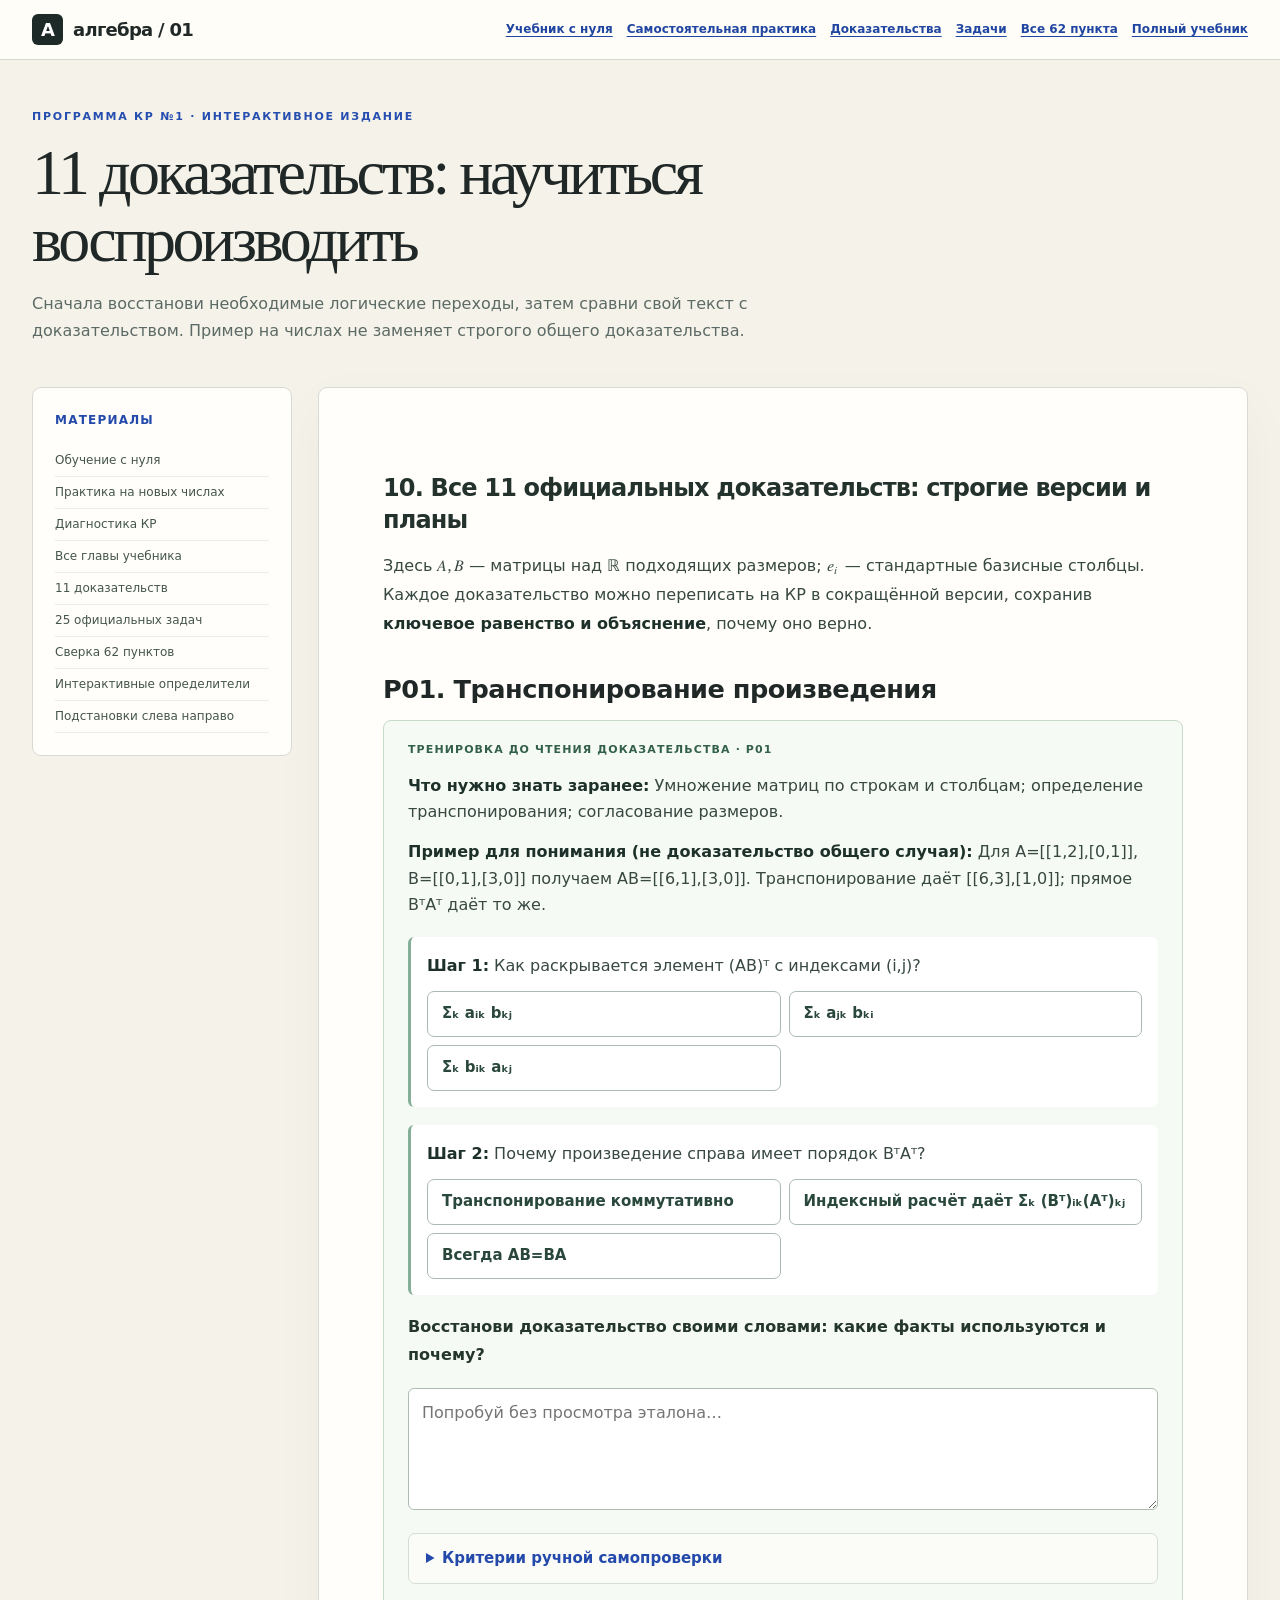
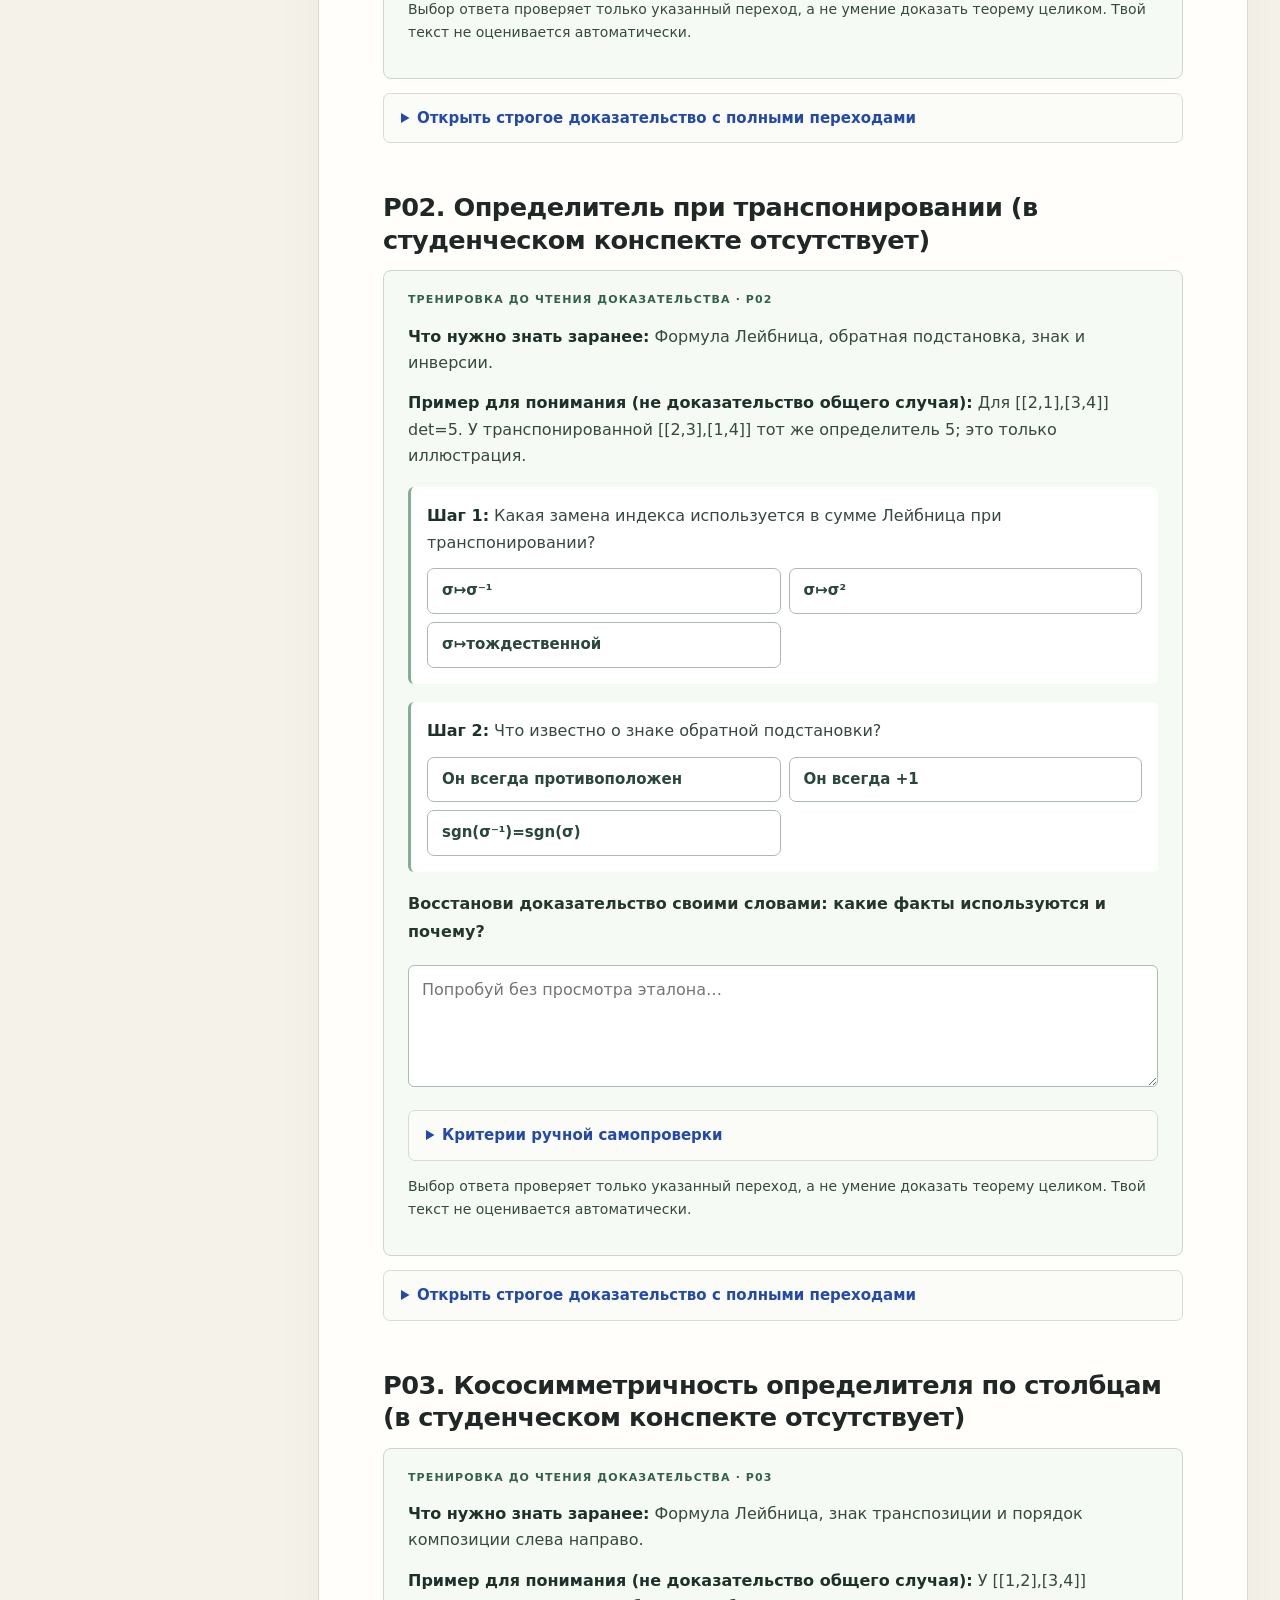
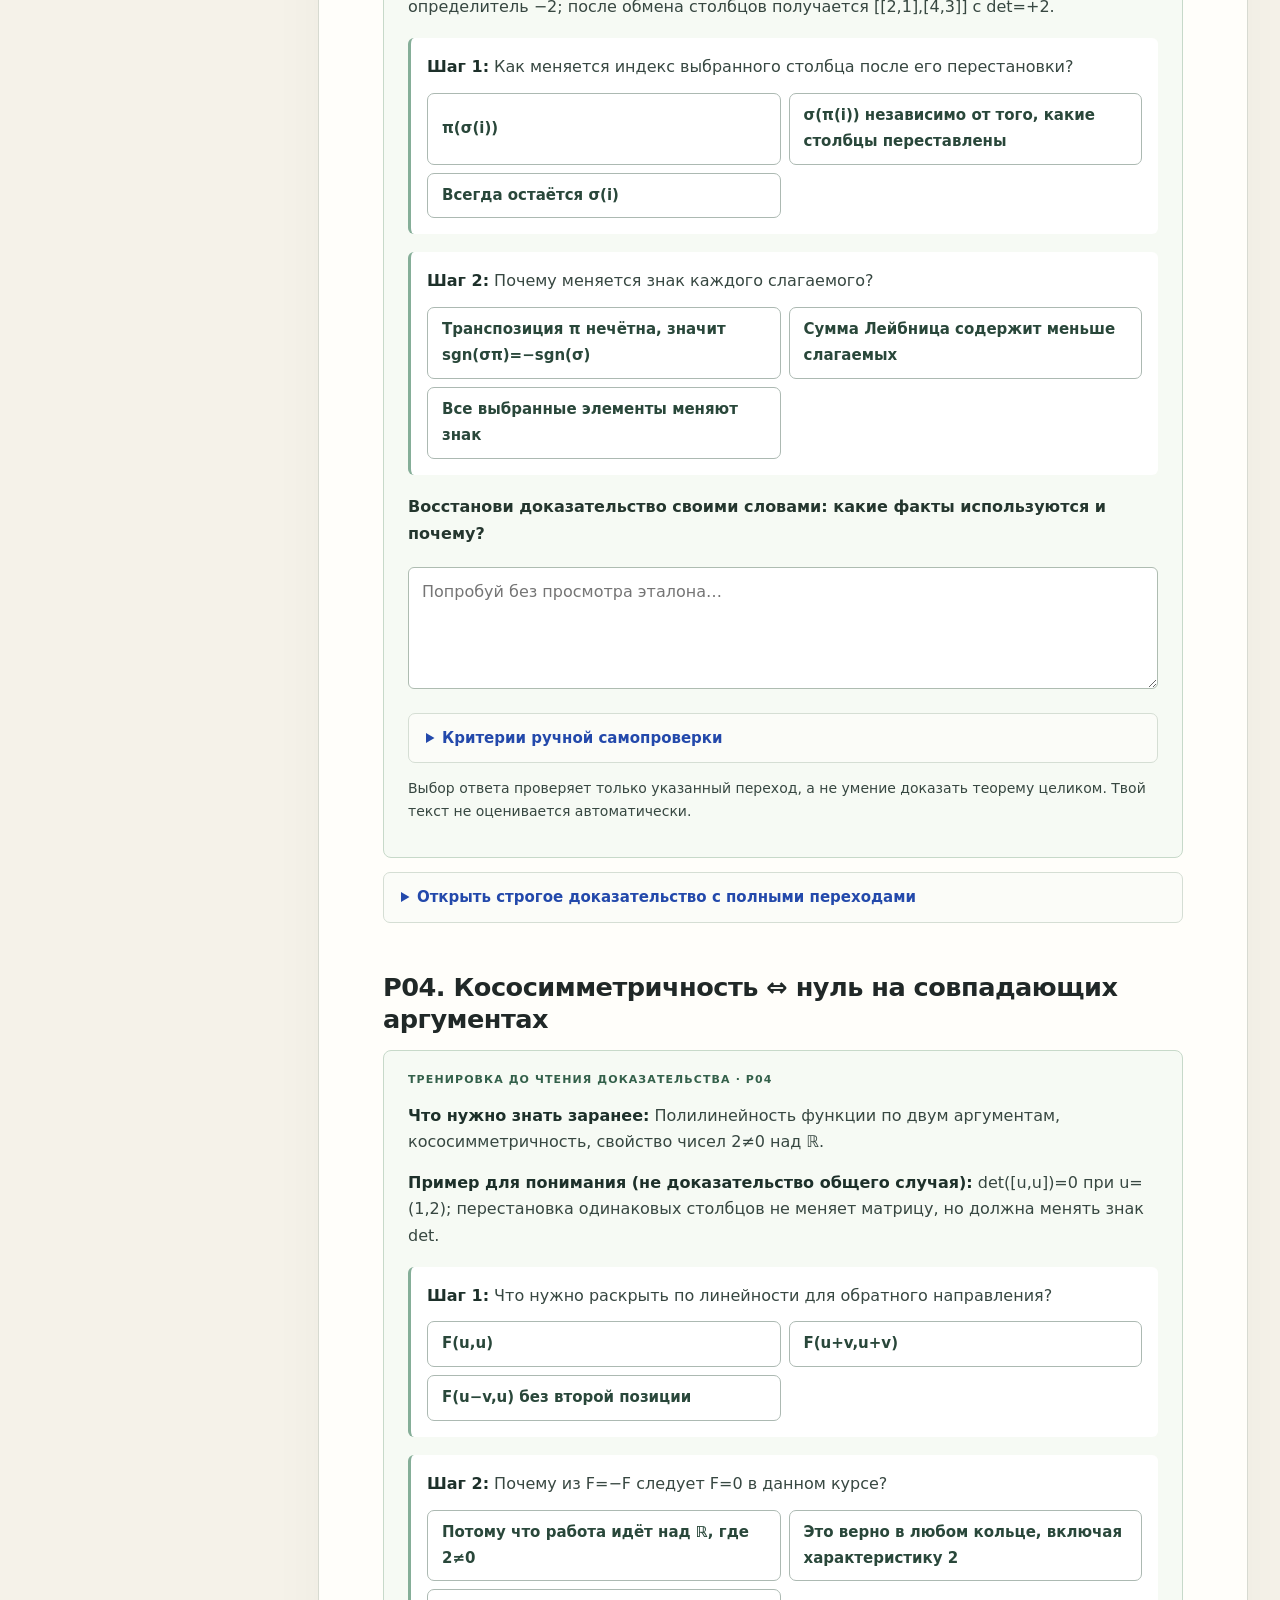
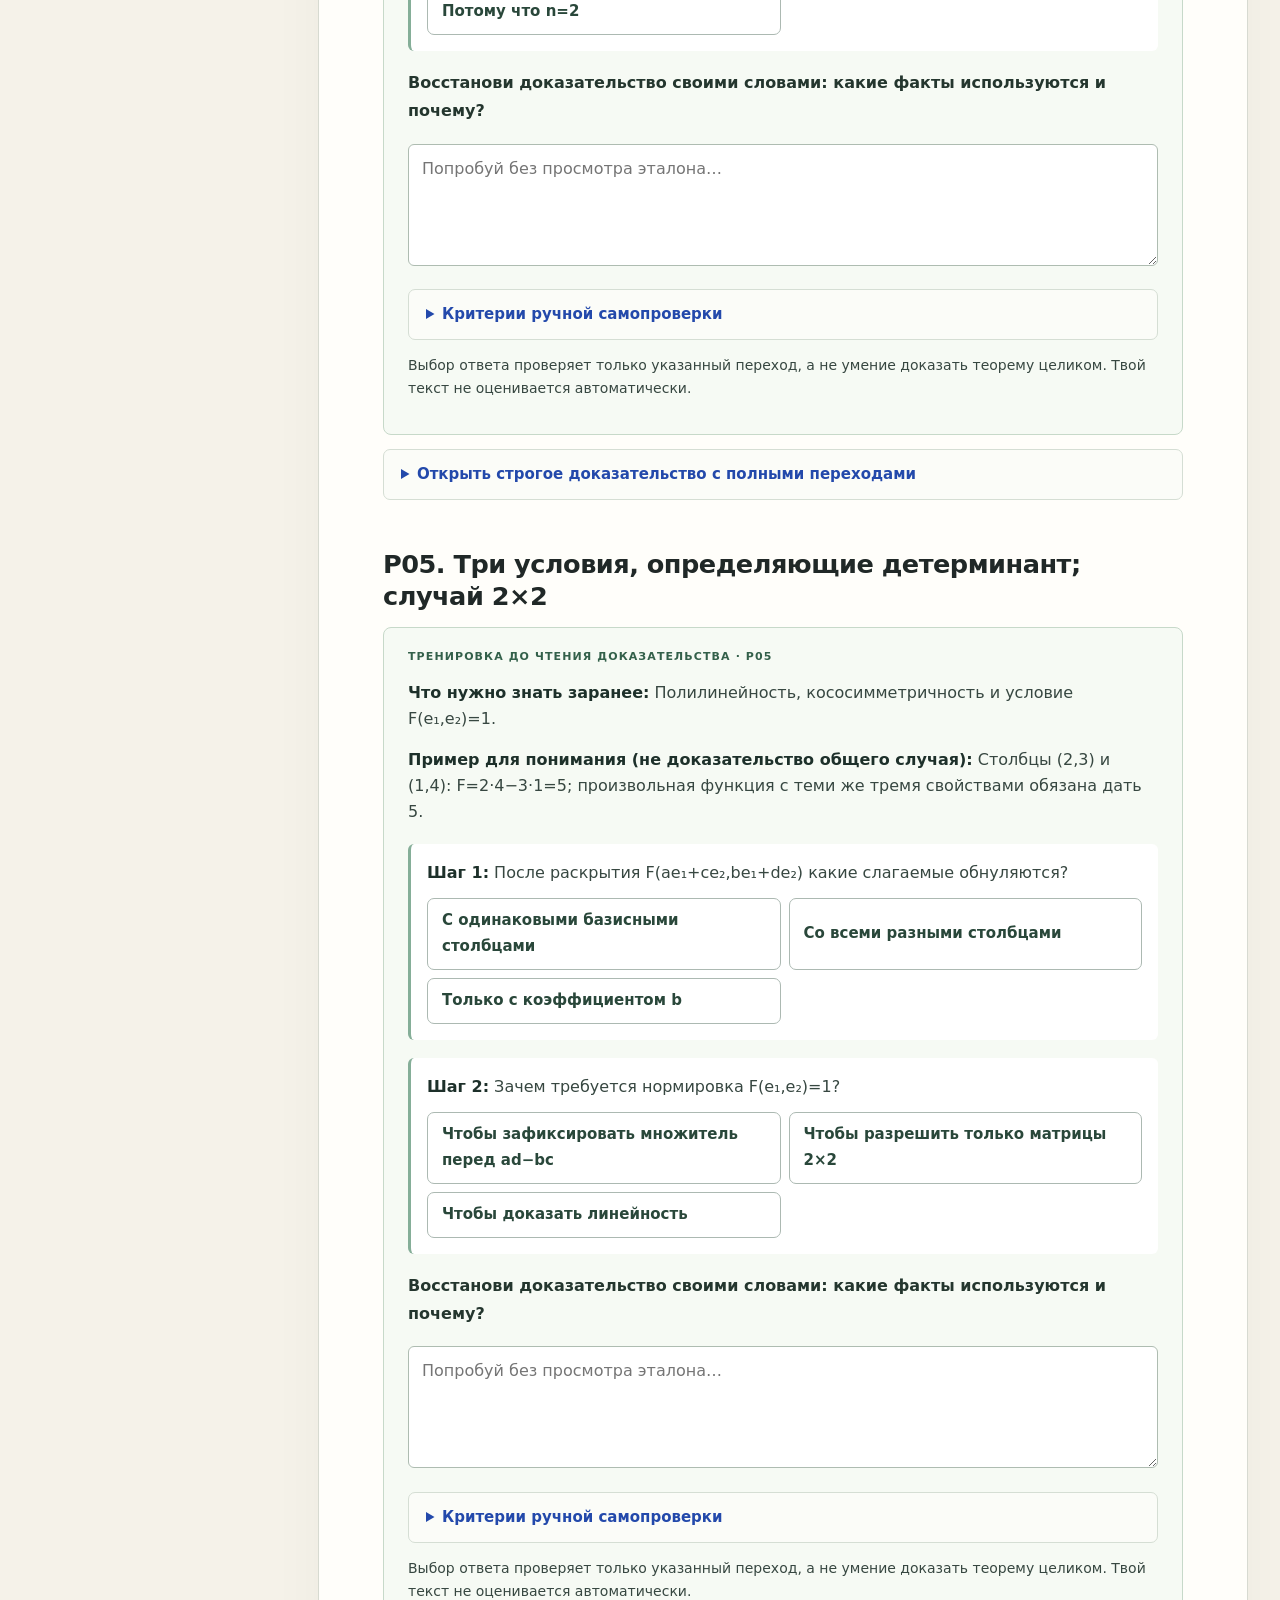
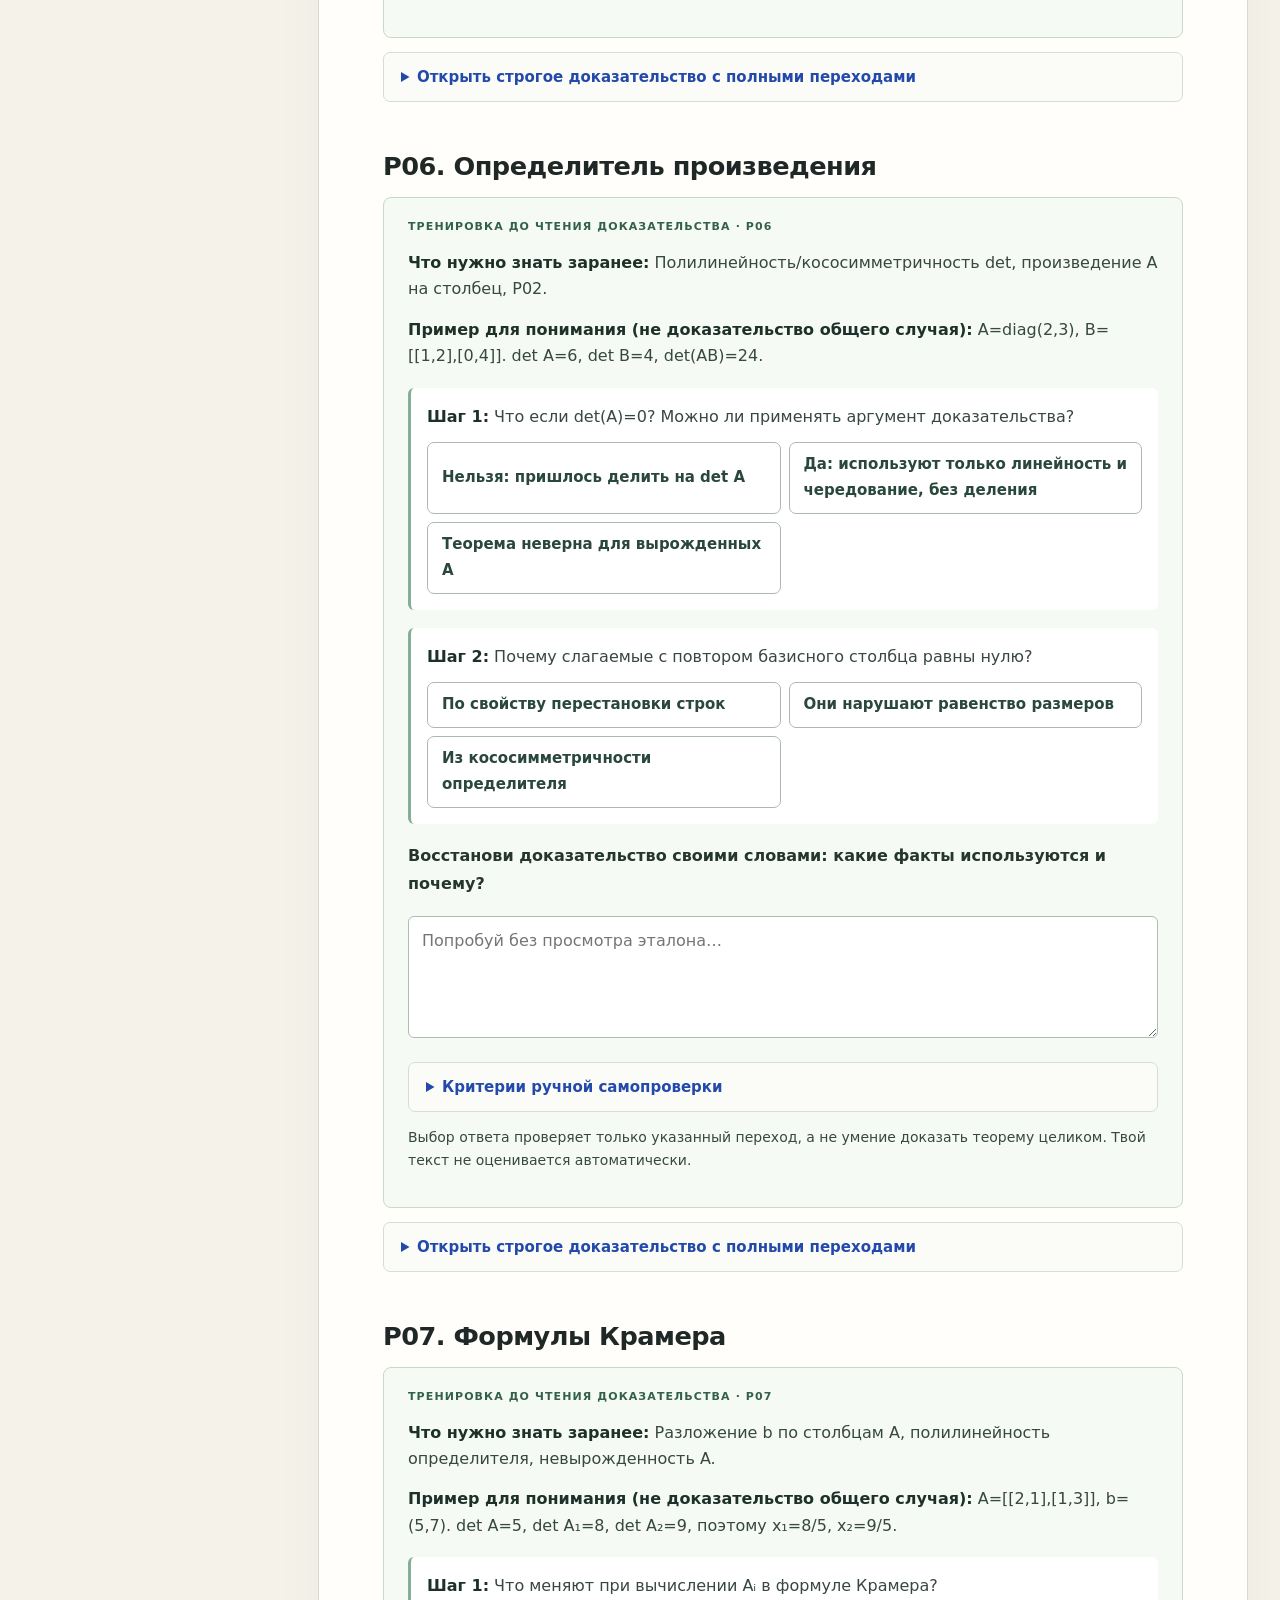
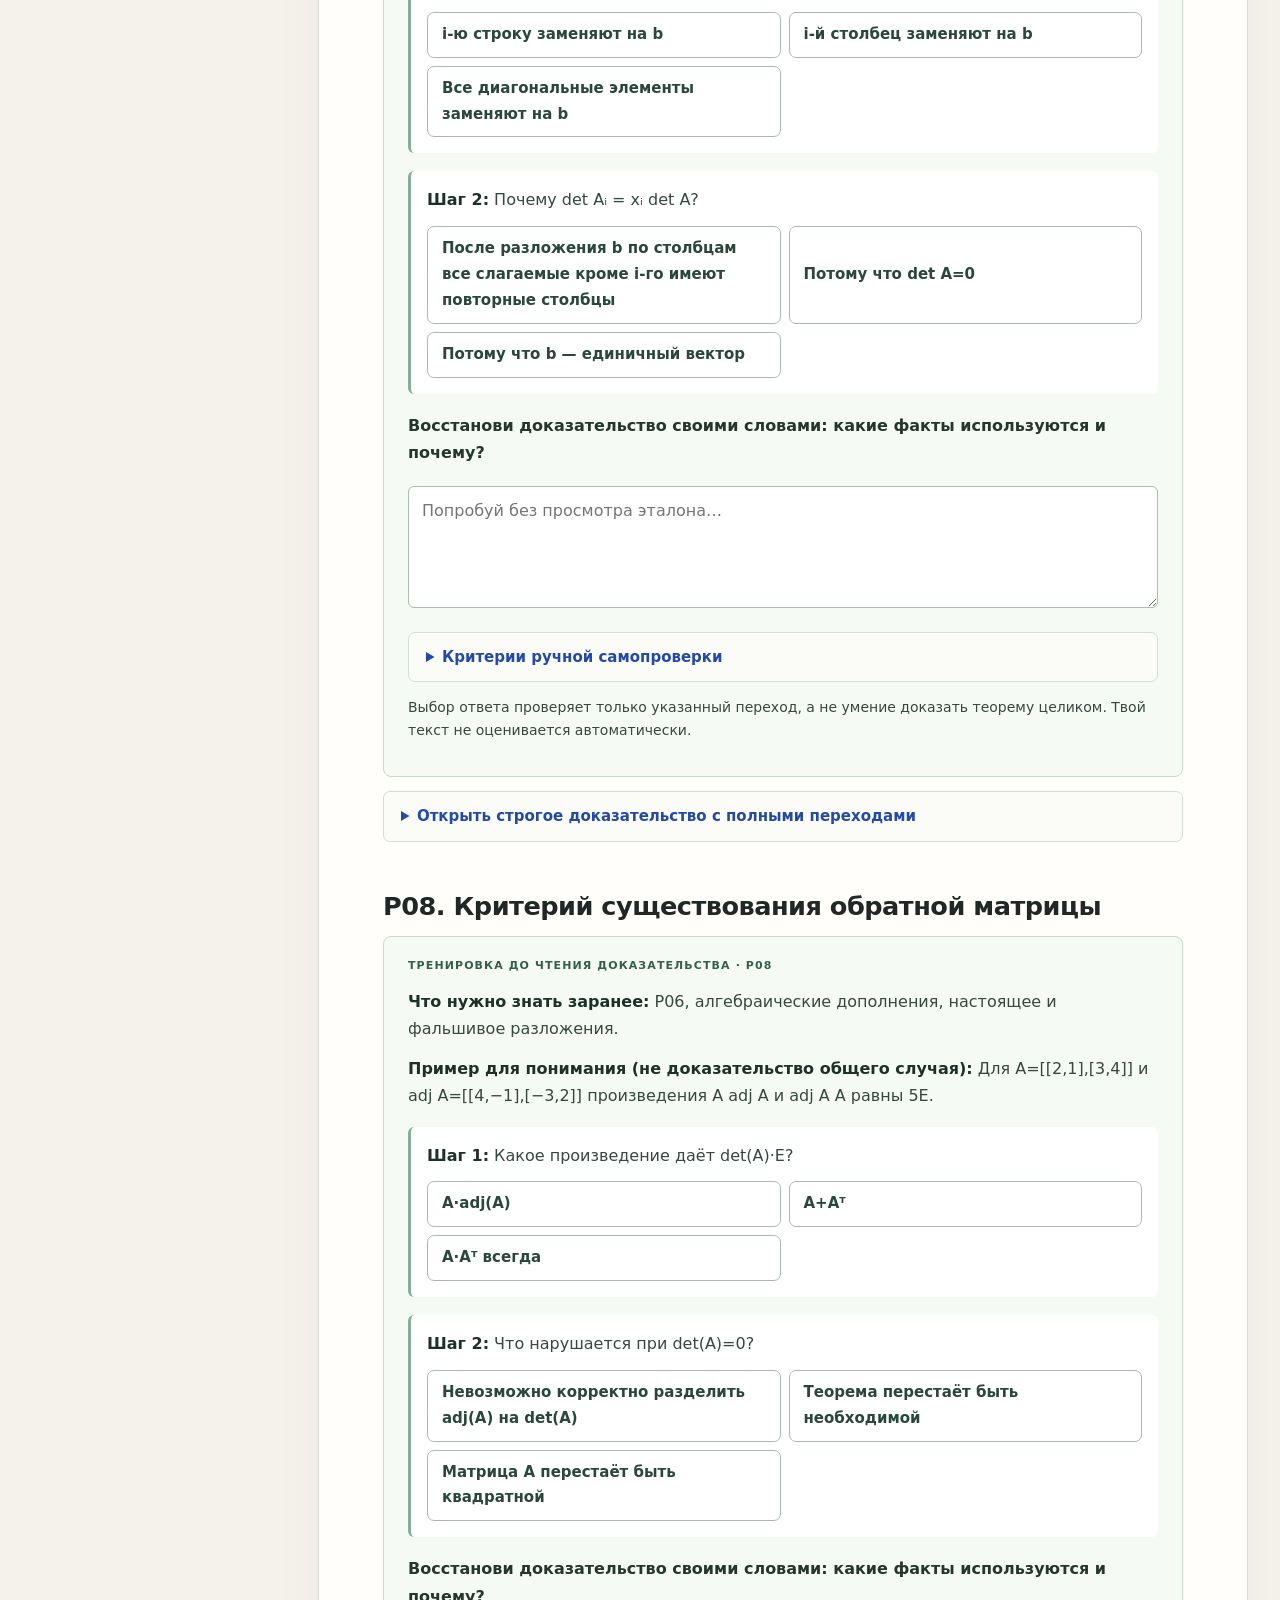
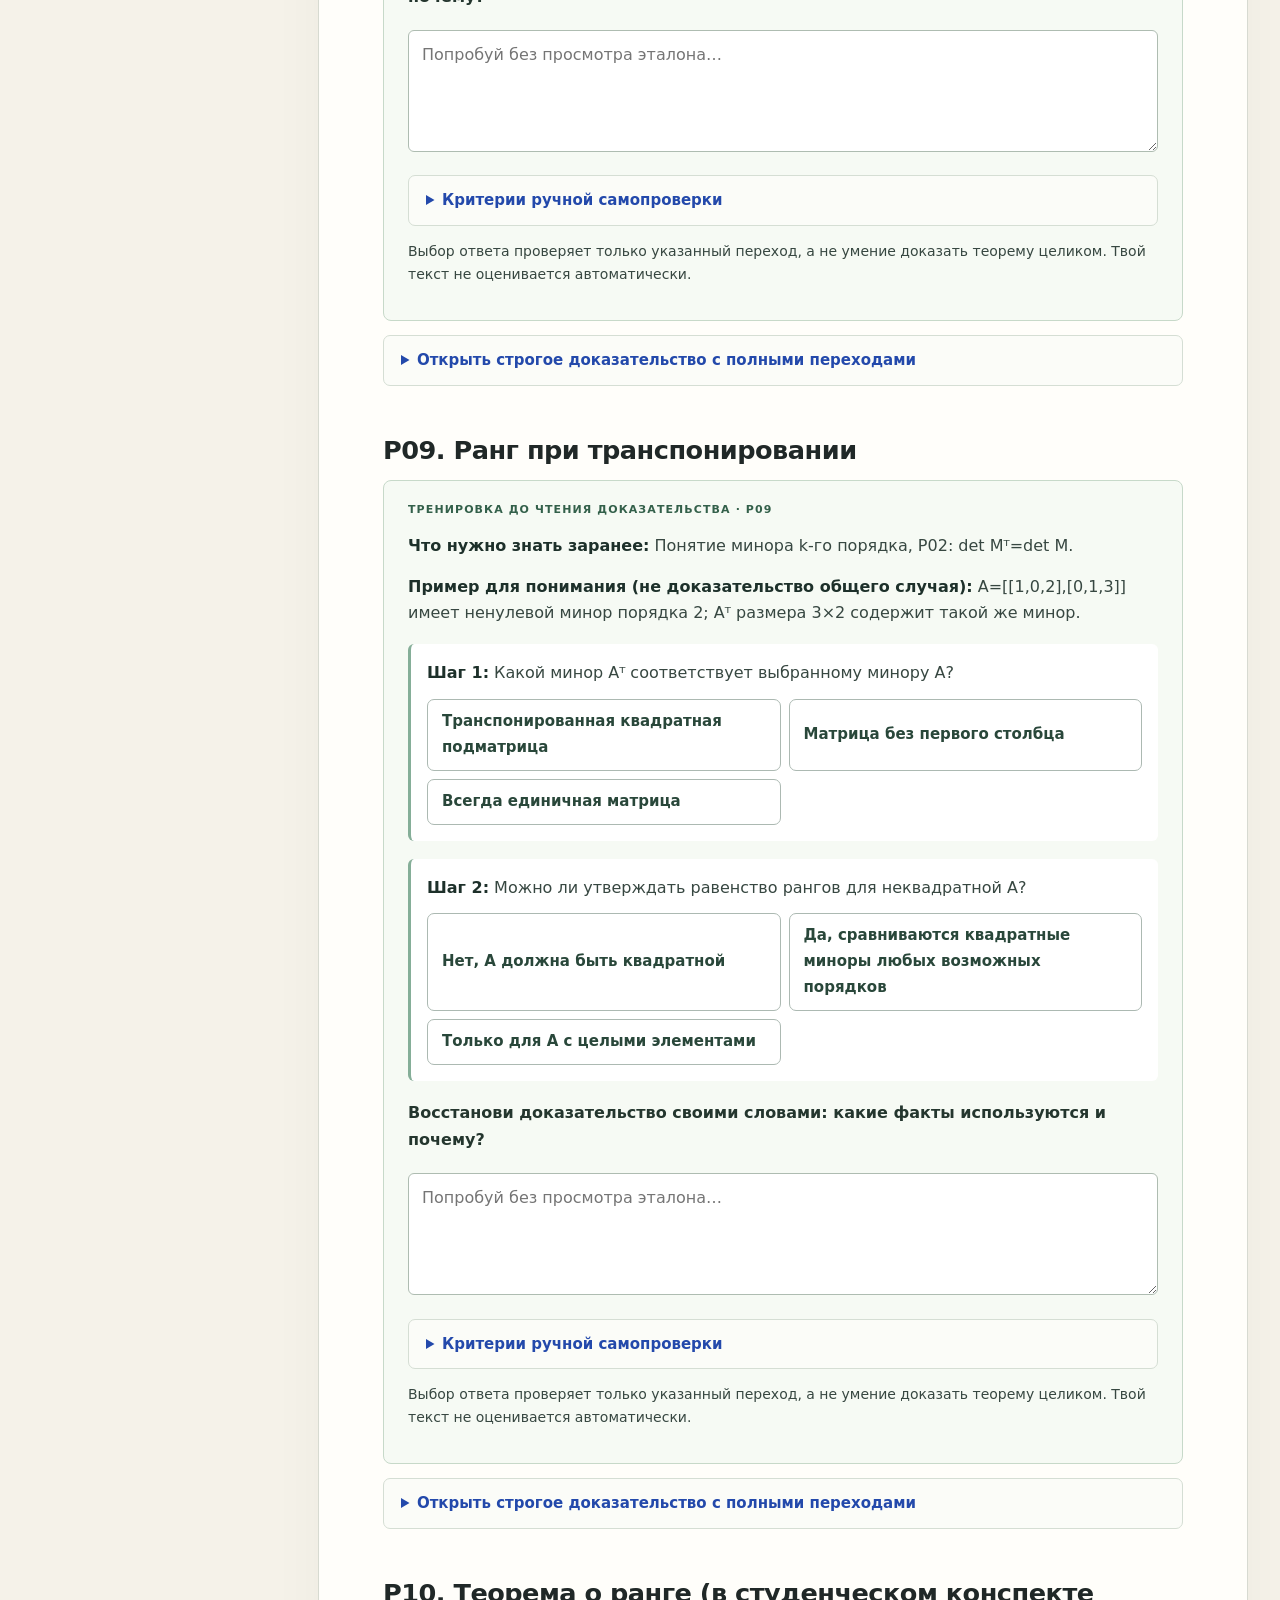
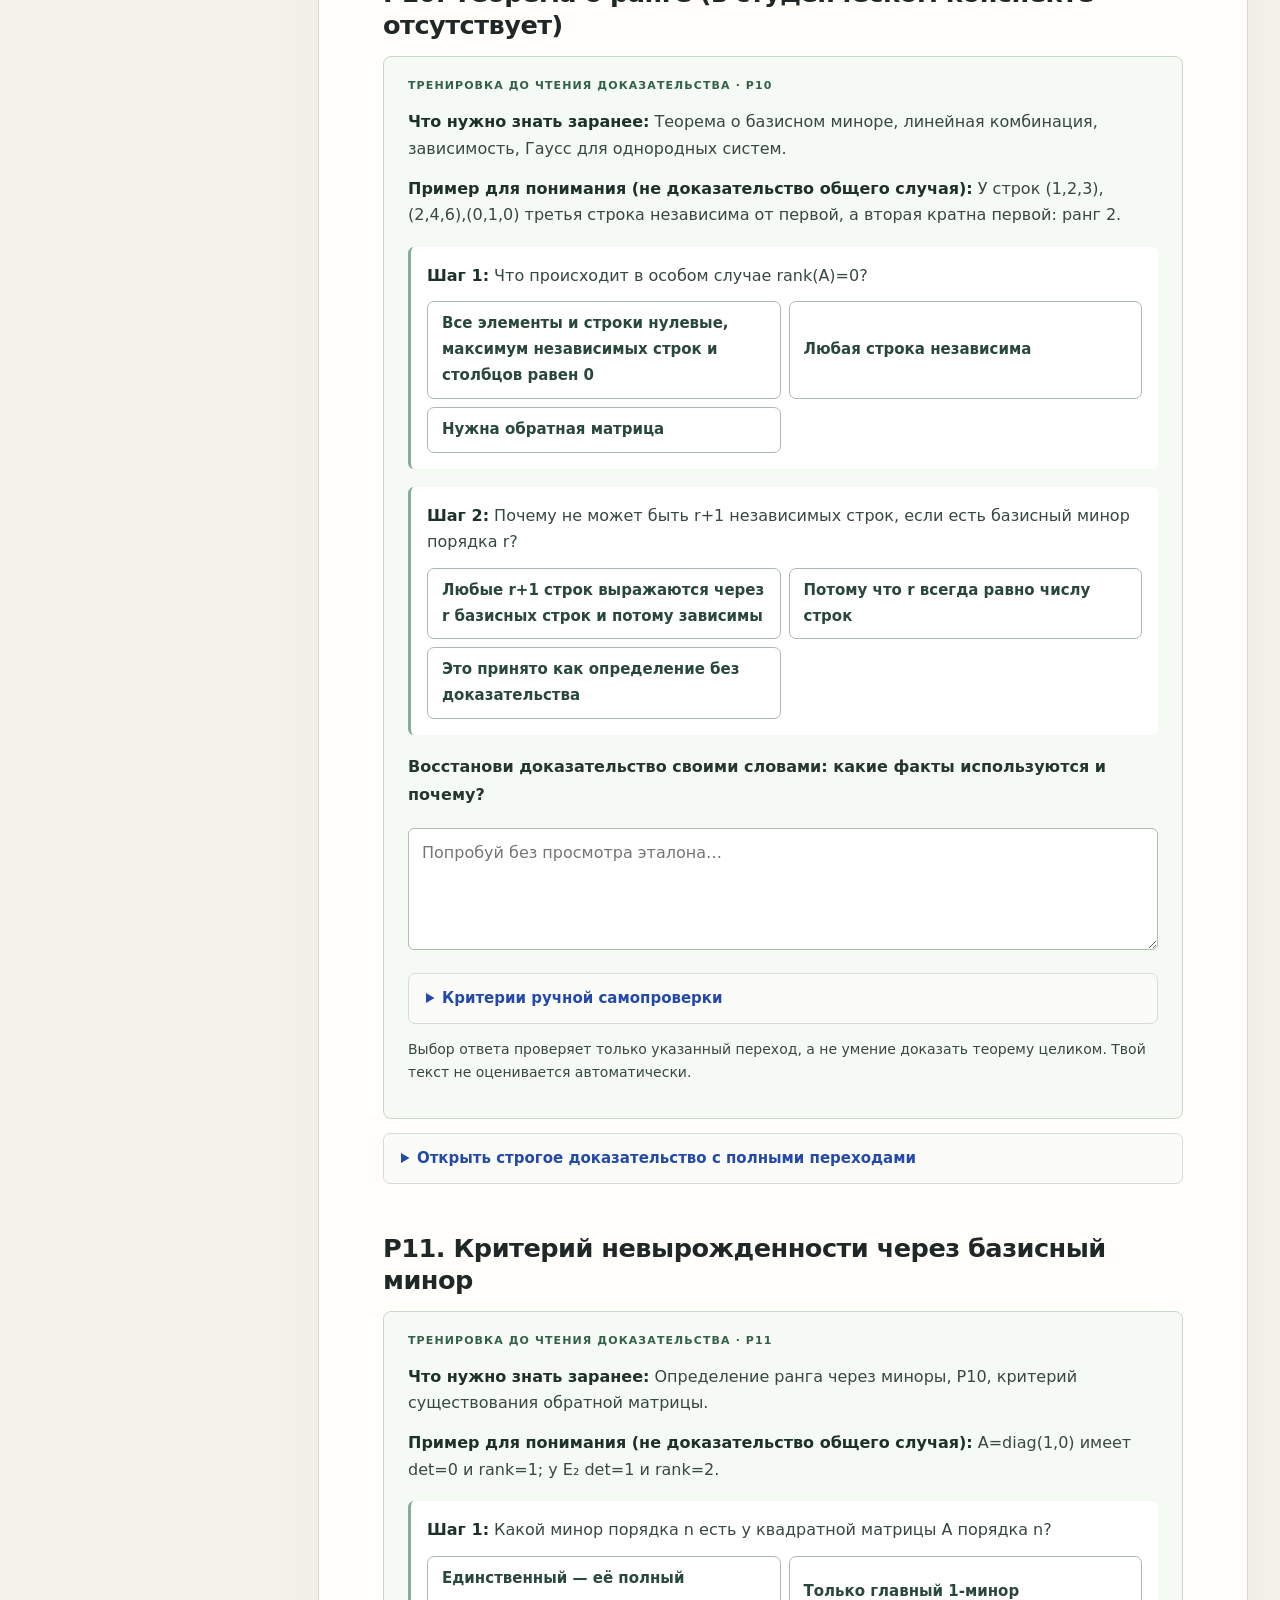
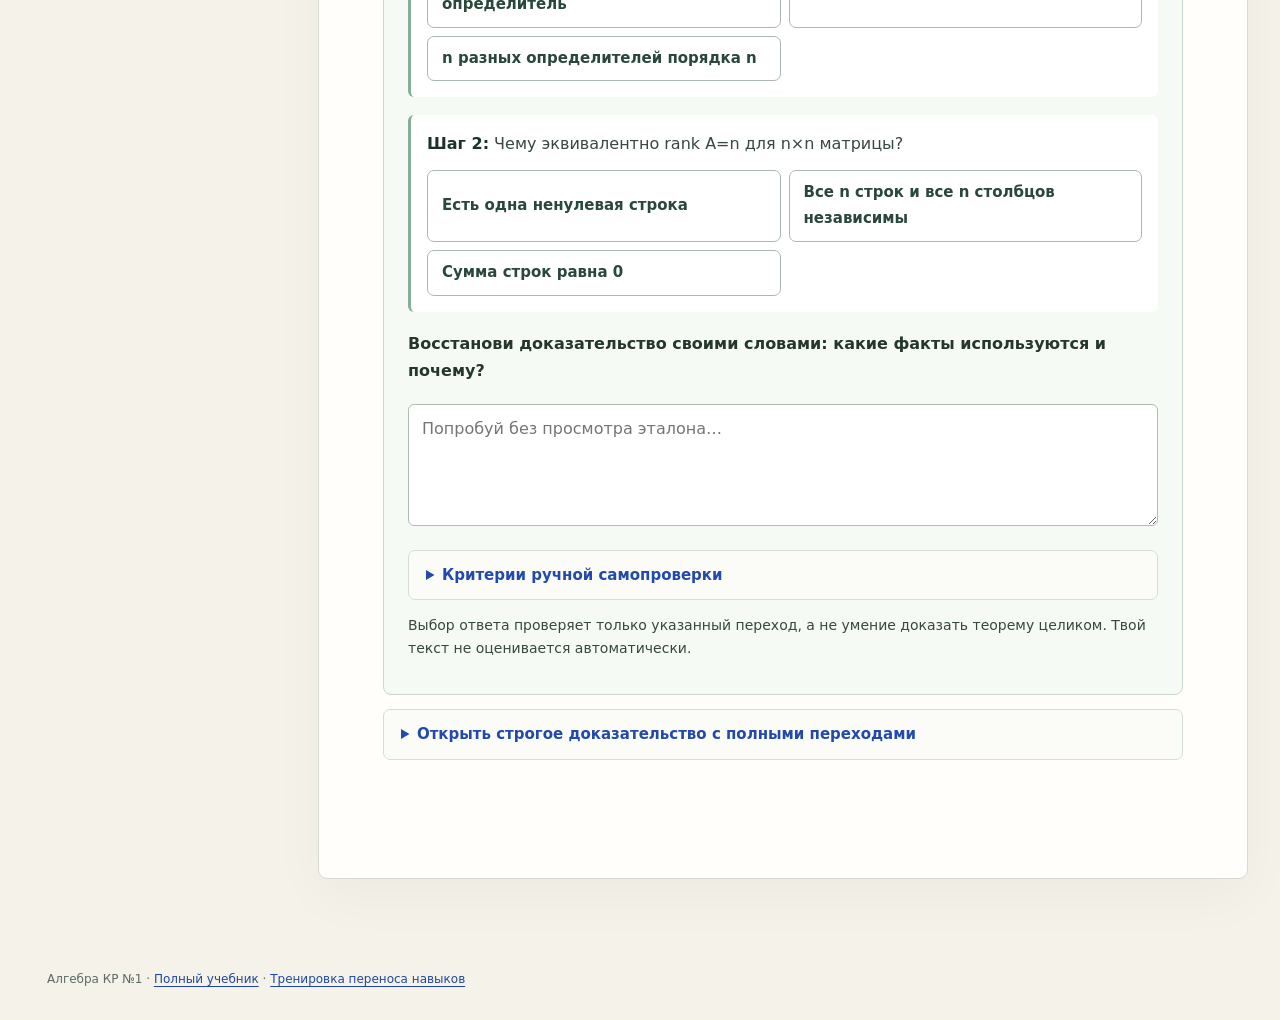
<file: proofs.html>
<!doctype html><html lang="ru"><head><meta charset="utf-8">
<meta name="viewport" content="width=device-width,initial-scale=1">
<title>11 доказательств: научиться воспроизводить · Алгебра КР №1</title>
<link rel="stylesheet" href="./assets/course.css">
<link rel="stylesheet" href="./assets/practice.css">
<link rel="icon" type="image/svg+xml" href="./favicon.svg"></head><body>
<nav class="site-nav"><div class="site-nav-inner"><a class="logo" href="./"><b>A</b>алгебра / 01</a>
<div class="links"><a href="./definitions.html">Учебник с нуля</a><a href="./practice.html">Самостоятельная практика</a>
<a href="./proofs.html">Доказательства</a><a href="./problems.html">Задачи</a>
<a href="./syllabus.html">Все 62 пункта</a><a href="./textbook.html">Полный учебник</a></div></div></nav>
<div class="book-hero"><div class="kicker">Программа КР №1 · интерактивное издание</div><h1>11 доказательств: научиться воспроизводить</h1><p>Сначала восстанови необходимые логические переходы, затем сравни свой текст с доказательством. Пример на числах не заменяет строгого общего доказательства.</p></div>
<div class="book-layout"><aside class="book-sidebar" aria-label="Другие материалы">
<div class="nav-heading">Материалы</div><a href="./definitions.html">Обучение с нуля</a>
<a href="./practice.html">Практика на новых числах</a><a href="./exam.html">Диагностика КР</a>
<a href="./textbook.html">Все главы учебника</a><a href="./proofs.html">11 доказательств</a>
<a href="./problems.html">25 официальных задач</a><a href="./syllabus.html">Сверка 62 пунктов</a>
<a href="./determinants.html">Интерактивные определители</a><a href="./permutations.html">Подстановки слева направо</a>
</aside><main class="book" id="main-content"><h2 id="все-11-официальных-доказательств-строгие-версии-и-планы">10. Все 11 официальных доказательств: строгие версии и планы</h2>
<p>Здесь <math display="inline" xmlns="http://www.w3.org/1998/Math/MathML"><semantics><mrow><mi>A</mi><mo>,</mo><mi>B</mi></mrow><annotation encoding="application/x-tex">A,B</annotation></semantics></math> — матрицы над <math display="inline" xmlns="http://www.w3.org/1998/Math/MathML"><semantics><mi>ℝ</mi><annotation encoding="application/x-tex">\mathbb R</annotation></semantics></math> подходящих размеров; <math display="inline" xmlns="http://www.w3.org/1998/Math/MathML"><semantics><msub><mi>e</mi><mi>i</mi></msub><annotation encoding="application/x-tex">e_i</annotation></semantics></math> — стандартные базисные столбцы. Каждое доказательство можно переписать на КР в сокращённой версии, сохранив <strong>ключевое равенство и объяснение</strong>, почему оно верно.</p>
<p><a id="P01"></a></p>
<h3 id="p01.-транспонирование-произведения">P01. Транспонирование произведения</h3><section class="proof-workshop" data-proof="P01"><p class="micro">ТРЕНИРОВКА ДО ЧТЕНИЯ ДОКАЗАТЕЛЬСТВА · P01</p><p><strong>Что нужно знать заранее:</strong> Умножение матриц по строкам и столбцам; определение транспонирования; согласование размеров.</p><p><strong>Пример для понимания (не доказательство общего случая):</strong> Для A=[[1,2],[0,1]], B=[[0,1],[3,0]] получаем AB=[[6,1],[3,0]]. Транспонирование даёт [[6,3],[1,0]]; прямое BᵀAᵀ даёт то же.</p><div class="proof-question" data-answer="1" data-explanation="При транспонировании индексы меняются местами: ((AB)ᵀ)ᵢⱼ=(AB)ⱼᵢ."><p><strong>Шаг 1:</strong> Как раскрывается элемент (AB)ᵀ с индексами (i,j)?</p><div aria-label="Выбери обоснование" class="proof-options" role="group"><button data-option="0" type="button">Σₖ aᵢₖ bₖⱼ</button><button data-option="1" type="button">Σₖ aⱼₖ bₖᵢ</button><button data-option="2" type="button">Σₖ bᵢₖ aₖⱼ</button></div><p aria-live="polite" class="proof-feedback" hidden=""></p></div><div class="proof-question" data-answer="1" data-explanation="(Bᵀ)ᵢₖ=bₖᵢ и (Aᵀ)ₖⱼ=aⱼₖ; это те же слагаемые."><p><strong>Шаг 2:</strong> Почему произведение справа имеет порядок BᵀAᵀ?</p><div aria-label="Выбери обоснование" class="proof-options" role="group"><button data-option="0" type="button">Транспонирование коммутативно</button><button data-option="1" type="button">Индексный расчёт даёт Σₖ (Bᵀ)ᵢₖ(Aᵀ)ₖⱼ</button><button data-option="2" type="button">Всегда AB=BA</button></div><p aria-live="polite" class="proof-feedback" hidden=""></p></div><label class="proof-write-label" for="proof-write-P01">Восстанови доказательство своими словами: какие факты используются и почему?</label><textarea id="proof-write-P01" placeholder="Попробуй без просмотра эталона…" rows="4"></textarea><details class="proof-rubric"><summary>Критерии ручной самопроверки</summary><ul><li>Проверь размеры A(m×p), B(p×n) и обоих результатов.</li><li>Вычисли общий элемент с индексами i,j на обеих сторонах.</li><li>Объясни смену порядка множителей без апелляции к примеру.</li></ul></details><p class="attempt-disclaimer">Выбор ответа проверяет только указанный переход, а не умение доказать теорему целиком. Твой текст не оценивается автоматически.</p></section><details class="proof-full"><summary>Открыть строгое доказательство с полными переходами</summary><p><strong>Утверждение.</strong> <math display="inline" xmlns="http://www.w3.org/1998/Math/MathML"><semantics><mrow><mo form="prefix" stretchy="false">(</mo><mi>A</mi><mi>B</mi><msup><mo form="postfix" stretchy="false">)</mo><mi>T</mi></msup><mo>=</mo><msup><mi>B</mi><mi>T</mi></msup><msup><mi>A</mi><mi>T</mi></msup></mrow><annotation encoding="application/x-tex">(AB)^T=B^TA^T</annotation></semantics></math>.</p><p><strong>Доказательство.</strong> Пусть <math display="inline" xmlns="http://www.w3.org/1998/Math/MathML"><semantics><mi>A</mi><annotation encoding="application/x-tex">A</annotation></semantics></math> имеет размер <math display="inline" xmlns="http://www.w3.org/1998/Math/MathML"><semantics><mrow><mi>m</mi><mo>×</mo><mi>p</mi></mrow><annotation encoding="application/x-tex">m\times p</annotation></semantics></math>, <math display="inline" xmlns="http://www.w3.org/1998/Math/MathML"><semantics><mi>B</mi><annotation encoding="application/x-tex">B</annotation></semantics></math> — <math display="inline" xmlns="http://www.w3.org/1998/Math/MathML"><semantics><mrow><mi>p</mi><mo>×</mo><mi>n</mi></mrow><annotation encoding="application/x-tex">p\times n</annotation></semantics></math>. Тогда <math display="inline" xmlns="http://www.w3.org/1998/Math/MathML"><semantics><mrow><mo form="prefix" stretchy="false">(</mo><mo form="prefix" stretchy="false">(</mo><mi>A</mi><mi>B</mi><msup><mo form="postfix" stretchy="false">)</mo><mi>T</mi></msup><msub><mo form="postfix" stretchy="false">)</mo><mrow><mi>i</mi><mi>j</mi></mrow></msub><mo>=</mo><mo form="prefix" stretchy="false">(</mo><mi>A</mi><mi>B</mi><msub><mo form="postfix" stretchy="false">)</mo><mrow><mi>j</mi><mi>i</mi></mrow></msub><mo>=</mo><msubsup><mo>∑</mo><mrow><mi>k</mi><mo>=</mo><mn>1</mn></mrow><mi>p</mi></msubsup><msub><mi>a</mi><mrow><mi>j</mi><mi>k</mi></mrow></msub><msub><mi>b</mi><mrow><mi>k</mi><mi>i</mi></mrow></msub></mrow><annotation encoding="application/x-tex">((AB)^T)_{ij}=(AB)_{ji}=\sum_{k=1}^{p}a_{jk}b_{ki}</annotation></semantics></math>. С другой стороны, <math display="inline" xmlns="http://www.w3.org/1998/Math/MathML"><semantics><mrow><mo form="prefix" stretchy="false">(</mo><msup><mi>B</mi><mi>T</mi></msup><msup><mi>A</mi><mi>T</mi></msup><msub><mo form="postfix" stretchy="false">)</mo><mrow><mi>i</mi><mi>j</mi></mrow></msub><mo>=</mo><msubsup><mo>∑</mo><mrow><mi>k</mi><mo>=</mo><mn>1</mn></mrow><mi>p</mi></msubsup><mo form="prefix" stretchy="false">(</mo><msup><mi>B</mi><mi>T</mi></msup><msub><mo form="postfix" stretchy="false">)</mo><mrow><mi>i</mi><mi>k</mi></mrow></msub><mo form="prefix" stretchy="false">(</mo><msup><mi>A</mi><mi>T</mi></msup><msub><mo form="postfix" stretchy="false">)</mo><mrow><mi>k</mi><mi>j</mi></mrow></msub><mo>=</mo><msubsup><mo>∑</mo><mrow><mi>k</mi><mo>=</mo><mn>1</mn></mrow><mi>p</mi></msubsup><msub><mi>b</mi><mrow><mi>k</mi><mi>i</mi></mrow></msub><msub><mi>a</mi><mrow><mi>j</mi><mi>k</mi></mrow></msub></mrow><annotation encoding="application/x-tex">(B^TA^T)_{ij}=\sum_{k=1}^{p}(B^T)_{ik}(A^T)_{kj}=\sum_{k=1}^{p}b_{ki}a_{jk}</annotation></semantics></math>. Суммы одинаковы, поэтому совпадают все элементы и размеры обеих матриц. <math display="inline" xmlns="http://www.w3.org/1998/Math/MathML"><semantics><mi>▫</mi><annotation encoding="application/x-tex">\square</annotation></semantics></math></p><p><strong>План за 20 секунд:</strong> размеры <math display="inline" xmlns="http://www.w3.org/1998/Math/MathML"><semantics><mo>→</mo><annotation encoding="application/x-tex">\to</annotation></semantics></math> <math display="inline" xmlns="http://www.w3.org/1998/Math/MathML"><semantics><mrow><mo form="prefix" stretchy="false">(</mo><mi>A</mi><mi>B</mi><msubsup><mo form="postfix" stretchy="false">)</mo><mrow><mi>i</mi><mi>j</mi></mrow><mi>T</mi></msubsup><mo>=</mo><mo form="prefix" stretchy="false">(</mo><mi>A</mi><mi>B</mi><msub><mo form="postfix" stretchy="false">)</mo><mrow><mi>j</mi><mi>i</mi></mrow></msub></mrow><annotation encoding="application/x-tex">(AB)^T_{ij}=(AB)_{ji}</annotation></semantics></math> <math display="inline" xmlns="http://www.w3.org/1998/Math/MathML"><semantics><mo>→</mo><annotation encoding="application/x-tex">\to</annotation></semantics></math> две суммы <math display="inline" xmlns="http://www.w3.org/1998/Math/MathML"><semantics><mo>→</mo><annotation encoding="application/x-tex">\to</annotation></semantics></math> совпадение.</p><p><strong>Проверка понимания:</strong> почему <math display="inline" xmlns="http://www.w3.org/1998/Math/MathML"><semantics><mrow><mo form="prefix" stretchy="false">(</mo><mi>A</mi><mi>B</mi><mi>C</mi><msup><mo form="postfix" stretchy="false">)</mo><mi>T</mi></msup><mo>=</mo><msup><mi>C</mi><mi>T</mi></msup><msup><mi>B</mi><mi>T</mi></msup><msup><mi>A</mi><mi>T</mi></msup></mrow><annotation encoding="application/x-tex">(ABC)^T=C^TB^TA^T</annotation></semantics></math>?</p><p><a id="P02"></a></p></details>





<h3 id="p02.-определитель-при-транспонировании-в-студенческом-конспекте-отсутствует">P02. Определитель при транспонировании (в студенческом конспекте отсутствует)</h3><section class="proof-workshop" data-proof="P02"><p class="micro">ТРЕНИРОВКА ДО ЧТЕНИЯ ДОКАЗАТЕЛЬСТВА · P02</p><p><strong>Что нужно знать заранее:</strong> Формула Лейбница, обратная подстановка, знак и инверсии.</p><p><strong>Пример для понимания (не доказательство общего случая):</strong> Для [[2,1],[3,4]] det=5. У транспонированной [[2,3],[1,4]] тот же определитель 5; это только иллюстрация.</p><div class="proof-question" data-answer="0" data-explanation="После обмена строковых и столбцовых индексов слагаемые переиндексируются обратными подстановками."><p><strong>Шаг 1:</strong> Какая замена индекса используется в сумме Лейбница при транспонировании?</p><div aria-label="Выбери обоснование" class="proof-options" role="group"><button data-option="0" type="button">σ↦σ⁻¹</button><button data-option="1" type="button">σ↦σ²</button><button data-option="2" type="button">σ↦тождественной</button></div><p aria-live="polite" class="proof-feedback" hidden=""></p></div><div class="proof-question" data-answer="2" data-explanation="Обратная имеет ту же чётность; замена биективна."><p><strong>Шаг 2:</strong> Что известно о знаке обратной подстановки?</p><div aria-label="Выбери обоснование" class="proof-options" role="group"><button data-option="0" type="button">Он всегда противоположен</button><button data-option="1" type="button">Он всегда +1</button><button data-option="2" type="button">sgn(σ⁻¹)=sgn(σ)</button></div><p aria-live="polite" class="proof-feedback" hidden=""></p></div><label class="proof-write-label" for="proof-write-P02">Восстанови доказательство своими словами: какие факты используются и почему?</label><textarea id="proof-write-P02" placeholder="Попробуй без просмотра эталона…" rows="4"></textarea><details class="proof-rubric"><summary>Критерии ручной самопроверки</summary><ul><li>Начни с определения det(Aᵀ) через сумму.</li><li>Явно обозначь обратную подстановку и объясни биективность.</li><li>Проверь знак и восстанови det(A).</li></ul></details><p class="attempt-disclaimer">Выбор ответа проверяет только указанный переход, а не умение доказать теорему целиком. Твой текст не оценивается автоматически.</p></section><details class="proof-full"><summary>Открыть строгое доказательство с полными переходами</summary><p><strong>Утверждение.</strong> Для любой квадратной <math display="inline" xmlns="http://www.w3.org/1998/Math/MathML"><semantics><mi>A</mi><annotation encoding="application/x-tex">A</annotation></semantics></math>: <math display="inline" xmlns="http://www.w3.org/1998/Math/MathML"><semantics><mrow><mi>det</mi><mo>⁡</mo><msup><mi>A</mi><mi>T</mi></msup><mo>=</mo><mi>det</mi><mo>⁡</mo><mi>A</mi></mrow><annotation encoding="application/x-tex">\det A^T=\det A</annotation></semantics></math>.</p><p><strong>Доказательство из определения D07.</strong></p><p><math display="block" xmlns="http://www.w3.org/1998/Math/MathML"><semantics><mrow><mi>det</mi><mo>⁡</mo><msup><mi>A</mi><mi>T</mi></msup><mo>=</mo><munder><mo>∑</mo><mrow><mi>σ</mi><mo>∈</mo><msub><mi>S</mi><mi>n</mi></msub></mrow></munder><mi>sgn</mi><mo>⁡</mo><mi>σ</mi><munderover><mo>∏</mo><mrow><mi>i</mi><mo>=</mo><mn>1</mn></mrow><mi>n</mi></munderover><mo form="prefix" stretchy="false">(</mo><msup><mi>A</mi><mi>T</mi></msup><msub><mo form="postfix" stretchy="false">)</mo><mrow><mi>i</mi><mi>σ</mi><mo form="prefix" stretchy="false">(</mo><mi>i</mi><mo form="postfix" stretchy="false">)</mo></mrow></msub><mo>=</mo><munder><mo>∑</mo><mrow><mi>σ</mi><mo>∈</mo><msub><mi>S</mi><mi>n</mi></msub></mrow></munder><mi>sgn</mi><mo>⁡</mo><mi>σ</mi><munderover><mo>∏</mo><mrow><mi>i</mi><mo>=</mo><mn>1</mn></mrow><mi>n</mi></munderover><msub><mi>a</mi><mrow><mi>σ</mi><mo form="prefix" stretchy="false">(</mo><mi>i</mi><mo form="postfix" stretchy="false">)</mo><mo>,</mo><mi>i</mi></mrow></msub><mi>.</mi></mrow><annotation encoding="application/x-tex">\det A^T=\sum_{\sigma\in S_n}\operatorname{sgn}\sigma\prod_{i=1}^{n}(A^T)_{i\sigma(i)}
=\sum_{\sigma\in S_n}\operatorname{sgn}\sigma\prod_{i=1}^{n}a_{\sigma(i),i}.</annotation></semantics></math></p><p>Обозначим <math display="inline" xmlns="http://www.w3.org/1998/Math/MathML"><semantics><mrow><mi>τ</mi><mo>=</mo><msup><mi>σ</mi><mrow><mi>−</mi><mn>1</mn></mrow></msup></mrow><annotation encoding="application/x-tex">\tau=\sigma^{-1}</annotation></semantics></math>. <strong>Обоснуем равенство знаков, не предполагая мультипликативности.</strong> Инверсии <math display="inline" xmlns="http://www.w3.org/1998/Math/MathML"><semantics><mi>σ</mi><annotation encoding="application/x-tex">\sigma</annotation></semantics></math> и <math display="inline" xmlns="http://www.w3.org/1998/Math/MathML"><semantics><msup><mi>σ</mi><mrow><mi>−</mi><mn>1</mn></mrow></msup><annotation encoding="application/x-tex">\sigma^{-1}</annotation></semantics></math> попарно соответствуют друг другу: для любой пары <math display="inline" xmlns="http://www.w3.org/1998/Math/MathML"><semantics><mrow><mi>i</mi><mo>&lt;</mo><mi>j</mi></mrow><annotation encoding="application/x-tex">i&lt;j</annotation></semantics></math>, где <math display="inline" xmlns="http://www.w3.org/1998/Math/MathML"><semantics><mrow><mi>σ</mi><mo form="prefix" stretchy="false">(</mo><mi>i</mi><mo form="postfix" stretchy="false">)</mo><mo>&gt;</mo><mi>σ</mi><mo form="prefix" stretchy="false">(</mo><mi>j</mi><mo form="postfix" stretchy="false">)</mo></mrow><annotation encoding="application/x-tex">\sigma(i)&gt;\sigma(j)</annotation></semantics></math>, обозначим <math display="inline" xmlns="http://www.w3.org/1998/Math/MathML"><semantics><mrow><mi>u</mi><mo>=</mo><mi>σ</mi><mo form="prefix" stretchy="false">(</mo><mi>j</mi><mo form="postfix" stretchy="false">)</mo></mrow><annotation encoding="application/x-tex">u=\sigma(j)</annotation></semantics></math>, <math display="inline" xmlns="http://www.w3.org/1998/Math/MathML"><semantics><mrow><mi>v</mi><mo>=</mo><mi>σ</mi><mo form="prefix" stretchy="false">(</mo><mi>i</mi><mo form="postfix" stretchy="false">)</mo></mrow><annotation encoding="application/x-tex">v=\sigma(i)</annotation></semantics></math>. Тогда <math display="inline" xmlns="http://www.w3.org/1998/Math/MathML"><semantics><mrow><mi>u</mi><mo>&lt;</mo><mi>v</mi></mrow><annotation encoding="application/x-tex">u&lt;v</annotation></semantics></math>, но <math display="inline" xmlns="http://www.w3.org/1998/Math/MathML"><semantics><mrow><msup><mi>σ</mi><mrow><mi>−</mi><mn>1</mn></mrow></msup><mo form="prefix" stretchy="false">(</mo><mi>u</mi><mo form="postfix" stretchy="false">)</mo><mo>=</mo><mi>j</mi><mo>&gt;</mo><mi>i</mi><mo>=</mo><msup><mi>σ</mi><mrow><mi>−</mi><mn>1</mn></mrow></msup><mo form="prefix" stretchy="false">(</mo><mi>v</mi><mo form="postfix" stretchy="false">)</mo></mrow><annotation encoding="application/x-tex">\sigma^{-1}(u)=j&gt;i=\sigma^{-1}(v)</annotation></semantics></math>; получена инверсия обратной подстановки. Обратное соответствие строится тем же способом. Поэтому <math display="inline" xmlns="http://www.w3.org/1998/Math/MathML"><semantics><mrow><mi>N</mi><mo form="prefix" stretchy="false">(</mo><mi>σ</mi><mo form="postfix" stretchy="false">)</mo><mo>=</mo><mi>N</mi><mo form="prefix" stretchy="false">(</mo><msup><mi>σ</mi><mrow><mi>−</mi><mn>1</mn></mrow></msup><mo form="postfix" stretchy="false">)</mo></mrow><annotation encoding="application/x-tex">N(\sigma)=N(\sigma^{-1})</annotation></semantics></math> и <math display="inline" xmlns="http://www.w3.org/1998/Math/MathML"><semantics><mrow><mi>sgn</mi><mo>⁡</mo><mi>τ</mi><mo>=</mo><mi>sgn</mi><mo>⁡</mo><mi>σ</mi></mrow><annotation encoding="application/x-tex">\operatorname{sgn}\tau=\operatorname{sgn}\sigma</annotation></semantics></math>. Замена <math display="inline" xmlns="http://www.w3.org/1998/Math/MathML"><semantics><mrow><mi>σ</mi><mo>↦</mo><mi>τ</mi></mrow><annotation encoding="application/x-tex">\sigma\mapsto\tau</annotation></semantics></math> биективна на <math display="inline" xmlns="http://www.w3.org/1998/Math/MathML"><semantics><msub><mi>S</mi><mi>n</mi></msub><annotation encoding="application/x-tex">S_n</annotation></semantics></math>. Переименовав индекс <math display="inline" xmlns="http://www.w3.org/1998/Math/MathML"><semantics><mrow><mi>j</mi><mo>=</mo><mi>σ</mi><mo form="prefix" stretchy="false">(</mo><mi>i</mi><mo form="postfix" stretchy="false">)</mo></mrow><annotation encoding="application/x-tex">j=\sigma(i)</annotation></semantics></math>, получаем <math display="inline" xmlns="http://www.w3.org/1998/Math/MathML"><semantics><mrow><msub><mo>∏</mo><mi>i</mi></msub><msub><mi>a</mi><mrow><mi>σ</mi><mo form="prefix" stretchy="false">(</mo><mi>i</mi><mo form="postfix" stretchy="false">)</mo><mo>,</mo><mi>i</mi></mrow></msub><mo>=</mo><msub><mo>∏</mo><mi>j</mi></msub><msub><mi>a</mi><mrow><mi>j</mi><mo>,</mo><mi>τ</mi><mo form="prefix" stretchy="false">(</mo><mi>j</mi><mo form="postfix" stretchy="false">)</mo></mrow></msub></mrow><annotation encoding="application/x-tex">\prod_i a_{\sigma(i),i}=\prod_j a_{j,\tau(j)}</annotation></semantics></math>. Следовательно,</p><p><math display="block" xmlns="http://www.w3.org/1998/Math/MathML"><semantics><mrow><mi>det</mi><mo>⁡</mo><msup><mi>A</mi><mi>T</mi></msup><mo>=</mo><munder><mo>∑</mo><mrow><mi>τ</mi><mo>∈</mo><msub><mi>S</mi><mi>n</mi></msub></mrow></munder><mi>sgn</mi><mo>⁡</mo><mi>τ</mi><munderover><mo>∏</mo><mrow><mi>j</mi><mo>=</mo><mn>1</mn></mrow><mi>n</mi></munderover><msub><mi>a</mi><mrow><mi>j</mi><mi>τ</mi><mo form="prefix" stretchy="false">(</mo><mi>j</mi><mo form="postfix" stretchy="false">)</mo></mrow></msub><mo>=</mo><mi>det</mi><mo>⁡</mo><mi>A</mi><mi>.</mi><mspace width="1.0em"></mspace><mi>▫</mi></mrow><annotation encoding="application/x-tex">\det A^T=\sum_{\tau\in S_n}\operatorname{sgn}\tau\prod_{j=1}^{n}a_{j\tau(j)}=\det A.\quad\square</annotation></semantics></math></p><p><strong>План:</strong> формула Лейбница <math display="inline" xmlns="http://www.w3.org/1998/Math/MathML"><semantics><mo>→</mo><annotation encoding="application/x-tex">\to</annotation></semantics></math> заменить <math display="inline" xmlns="http://www.w3.org/1998/Math/MathML"><semantics><msub><mi>a</mi><mrow><mi>i</mi><mi>j</mi></mrow></msub><annotation encoding="application/x-tex">a_{ij}</annotation></semantics></math> на <math display="inline" xmlns="http://www.w3.org/1998/Math/MathML"><semantics><msub><mi>a</mi><mrow><mi>j</mi><mi>i</mi></mrow></msub><annotation encoding="application/x-tex">a_{ji}</annotation></semantics></math> <math display="inline" xmlns="http://www.w3.org/1998/Math/MathML"><semantics><mo>→</mo><annotation encoding="application/x-tex">\to</annotation></semantics></math> <math display="inline" xmlns="http://www.w3.org/1998/Math/MathML"><semantics><msup><mi>σ</mi><mrow><mi>−</mi><mn>1</mn></mrow></msup><annotation encoding="application/x-tex">\sigma^{-1}</annotation></semantics></math> <math display="inline" xmlns="http://www.w3.org/1998/Math/MathML"><semantics><mo>→</mo><annotation encoding="application/x-tex">\to</annotation></semantics></math> <math display="inline" xmlns="http://www.w3.org/1998/Math/MathML"><semantics><mrow><mi>sgn</mi><mo>⁡</mo><msup><mi>σ</mi><mrow><mi>−</mi><mn>1</mn></mrow></msup><mo>=</mo><mi>sgn</mi><mo>⁡</mo><mi>σ</mi></mrow><annotation encoding="application/x-tex">\operatorname{sgn}\sigma^{-1}=\operatorname{sgn}\sigma</annotation></semantics></math>.</p><p><strong>Проверка:</strong> почему из этого свойства следуют свойства определителя для столбцов из аналогичных свойств для строк?</p><p><a id="P03"></a></p></details>








<h3 id="p03.-кососимметричность-определителя-по-столбцам-в-студенческом-конспекте-отсутствует">P03. Кососимметричность определителя по столбцам (в студенческом конспекте отсутствует)</h3><section class="proof-workshop" data-proof="P03"><p class="micro">ТРЕНИРОВКА ДО ЧТЕНИЯ ДОКАЗАТЕЛЬСТВА · P03</p><p><strong>Что нужно знать заранее:</strong> Формула Лейбница, знак транспозиции и порядок композиции слева направо.</p><p><strong>Пример для понимания (не доказательство общего случая):</strong> У [[1,2],[3,4]] определитель −2; после обмена столбцов получается [[2,1],[4,3]] с det=+2.</p><div class="proof-question" data-answer="0" data-explanation="Сначала σ выбирает старый столбец, а π находит его новый номер при обмене двух столбцов."><p><strong>Шаг 1:</strong> Как меняется индекс выбранного столбца после его перестановки?</p><div aria-label="Выбери обоснование" class="proof-options" role="group"><button data-option="0" type="button">π(σ(i))</button><button data-option="1" type="button">σ(π(i)) независимо от того, какие столбцы переставлены</button><button data-option="2" type="button">Всегда остаётся σ(i)</button></div><p aria-live="polite" class="proof-feedback" hidden=""></p></div><div class="proof-question" data-answer="0" data-explanation="Перестановка двух столбцов соответствует нечётной перестановке индексов."><p><strong>Шаг 2:</strong> Почему меняется знак каждого слагаемого?</p><div aria-label="Выбери обоснование" class="proof-options" role="group"><button data-option="0" type="button">Транспозиция π нечётна, значит sgn(σπ)=−sgn(σ)</button><button data-option="1" type="button">Сумма Лейбница содержит меньше слагаемых</button><button data-option="2" type="button">Все выбранные элементы меняют знак</button></div><p aria-live="polite" class="proof-feedback" hidden=""></p></div><label class="proof-write-label" for="proof-write-P03">Восстанови доказательство своими словами: какие факты используются и почему?</label><textarea id="proof-write-P03" placeholder="Попробуй без просмотра эталона…" rows="4"></textarea><details class="proof-rubric"><summary>Критерии ручной самопроверки</summary><ul><li>Обозначь транспозицию π и новую матрицу A′.</li><li>Выпиши соответствующее слагаемое Лейбница.</li><li>Сделай замену σ↦σπ и обоснуй изменение знака.</li></ul></details><p class="attempt-disclaimer">Выбор ответа проверяет только указанный переход, а не умение доказать теорему целиком. Твой текст не оценивается автоматически.</p></section><details class="proof-full"><summary>Открыть строгое доказательство с полными переходами</summary><p><strong>Утверждение.</strong> При перестановке любых двух столбцов определитель умножается на <math display="inline" xmlns="http://www.w3.org/1998/Math/MathML"><semantics><mrow><mi>−</mi><mn>1</mn></mrow><annotation encoding="application/x-tex">-1</annotation></semantics></math>.</p><p><strong>Доказательство.</strong> Пусть <math display="inline" xmlns="http://www.w3.org/1998/Math/MathML"><semantics><mi>π</mi><annotation encoding="application/x-tex">\pi</annotation></semantics></math> — транспозиция двух номеров столбцов, то есть <math display="inline" xmlns="http://www.w3.org/1998/Math/MathML"><semantics><mrow><mi>sgn</mi><mo>⁡</mo><mi>π</mi><mo>=</mo><mi>−</mi><mn>1</mn></mrow><annotation encoding="application/x-tex">\operatorname{sgn}\pi=-1</annotation></semantics></math>, и <math display="inline" xmlns="http://www.w3.org/1998/Math/MathML"><semantics><msup><mi>A</mi><mo>′</mo></msup><annotation encoding="application/x-tex">A'</annotation></semantics></math> получена из <math display="inline" xmlns="http://www.w3.org/1998/Math/MathML"><semantics><mi>A</mi><annotation encoding="application/x-tex">A</annotation></semantics></math> перестановкой этих столбцов. По определению <math display="inline" xmlns="http://www.w3.org/1998/Math/MathML"><semantics><mrow><msub><msup><mi>a</mi><mo>′</mo></msup><mrow><mi>i</mi><mi>j</mi></mrow></msub><mo>=</mo><msub><mi>a</mi><mrow><mi>i</mi><mo>,</mo><mi>π</mi><mo form="prefix" stretchy="false">(</mo><mi>j</mi><mo form="postfix" stretchy="false">)</mo></mrow></msub></mrow><annotation encoding="application/x-tex">a'_{ij}=a_{i,\pi(j)}</annotation></semantics></math>. Тогда</p><p><math display="block" xmlns="http://www.w3.org/1998/Math/MathML"><semantics><mrow><mi>det</mi><mo>⁡</mo><msup><mi>A</mi><mo>′</mo></msup><mo>=</mo><munder><mo>∑</mo><mrow><mi>σ</mi><mo>∈</mo><msub><mi>S</mi><mi>n</mi></msub></mrow></munder><mi>sgn</mi><mo>⁡</mo><mi>σ</mi><munderover><mo>∏</mo><mrow><mi>i</mi><mo>=</mo><mn>1</mn></mrow><mi>n</mi></munderover><msub><mi>a</mi><mrow><mi>i</mi><mo>,</mo><mi>π</mi><mo form="prefix" stretchy="false">(</mo><mi>σ</mi><mo form="prefix" stretchy="false">(</mo><mi>i</mi><mo form="postfix" stretchy="false">)</mo><mo form="postfix" stretchy="false">)</mo></mrow></msub><mi>.</mi></mrow><annotation encoding="application/x-tex">\det A'=\sum_{\sigma\in S_n}\operatorname{sgn}\sigma\prod_{i=1}^{n}a_{i,\pi(\sigma(i))}.</annotation></semantics></math></p><p><strong>Почему знак меняется:</strong> обозначим <math display="inline" xmlns="http://www.w3.org/1998/Math/MathML"><semantics><mrow><msub><mi>s</mi><mi>k</mi></msub><mo>=</mo><mo form="prefix" stretchy="false">(</mo><mi>k</mi><mspace width="0.278em"></mspace><mi>k</mi><mo>+</mo><mn>1</mn><mo form="postfix" stretchy="false">)</mo></mrow><annotation encoding="application/x-tex">s_k=(k\;k+1)</annotation></semantics></math> — обмен соседних <strong>значений</strong> <math display="inline" xmlns="http://www.w3.org/1998/Math/MathML"><semantics><mi>k</mi><annotation encoding="application/x-tex">k</annotation></semantics></math> и <math display="inline" xmlns="http://www.w3.org/1998/Math/MathML"><semantics><mrow><mi>k</mi><mo>+</mo><mn>1</mn></mrow><annotation encoding="application/x-tex">k+1</annotation></semantics></math> в результатах подстановки. Такой обмен изменяет число инверсий на 1: меняется только относительный порядок этих двух значений; для любого третьего значения оно либо меньше обоих, либо больше обоих. Любая транспозиция двух значений <math display="inline" xmlns="http://www.w3.org/1998/Math/MathML"><semantics><mrow><mi>a</mi><mo>&lt;</mo><mi>b</mi></mrow><annotation encoding="application/x-tex">a&lt;b</annotation></semantics></math> раскладывается в нечётное число <math display="inline" xmlns="http://www.w3.org/1998/Math/MathML"><semantics><mrow><mn>2</mn><mo form="prefix" stretchy="false">(</mo><mi>b</mi><mo>−</mo><mi>a</mi><mo form="postfix" stretchy="false">)</mo><mo>−</mo><mn>1</mn></mrow><annotation encoding="application/x-tex">2(b-a)-1</annotation></semantics></math> таких соседних обменов (переместить <math display="inline" xmlns="http://www.w3.org/1998/Math/MathML"><semantics><mi>a</mi><annotation encoding="application/x-tex">a</annotation></semantics></math> к <math display="inline" xmlns="http://www.w3.org/1998/Math/MathML"><semantics><mi>b</mi><annotation encoding="application/x-tex">b</annotation></semantics></math> и восстановить порядок промежуточных значений). Следовательно, композиция с транспозицией меняет чётность. В нашем соглашении (сначала левый множитель) <math display="inline" xmlns="http://www.w3.org/1998/Math/MathML"><semantics><mrow><mi>σ</mi><mi>π</mi></mrow><annotation encoding="application/x-tex">\sigma\pi</annotation></semantics></math> означает сначала <math display="inline" xmlns="http://www.w3.org/1998/Math/MathML"><semantics><mi>σ</mi><annotation encoding="application/x-tex">\sigma</annotation></semantics></math>, затем <math display="inline" xmlns="http://www.w3.org/1998/Math/MathML"><semantics><mi>π</mi><annotation encoding="application/x-tex">\pi</annotation></semantics></math>, и <math display="inline" xmlns="http://www.w3.org/1998/Math/MathML"><semantics><mrow><mi>sgn</mi><mo>⁡</mo><mo form="prefix" stretchy="false">(</mo><mi>σ</mi><mi>π</mi><mo form="postfix" stretchy="false">)</mo><mo>=</mo><mi>−</mi><mi>sgn</mi><mo>⁡</mo><mi>σ</mi></mrow><annotation encoding="application/x-tex">\operatorname{sgn}(\sigma\pi)=-\operatorname{sgn}\sigma</annotation></semantics></math>.</p><p>Сделаем замену <math display="inline" xmlns="http://www.w3.org/1998/Math/MathML"><semantics><mrow><mi>ρ</mi><mo>=</mo><mi>σ</mi><mi>π</mi></mrow><annotation encoding="application/x-tex">\rho=\sigma\pi</annotation></semantics></math> (сначала <math display="inline" xmlns="http://www.w3.org/1998/Math/MathML"><semantics><mi>σ</mi><annotation encoding="application/x-tex">\sigma</annotation></semantics></math>, затем <math display="inline" xmlns="http://www.w3.org/1998/Math/MathML"><semantics><mi>π</mi><annotation encoding="application/x-tex">\pi</annotation></semantics></math>). Она биективна на <math display="inline" xmlns="http://www.w3.org/1998/Math/MathML"><semantics><msub><mi>S</mi><mi>n</mi></msub><annotation encoding="application/x-tex">S_n</annotation></semantics></math>, а доказанное свойство даёт <math display="inline" xmlns="http://www.w3.org/1998/Math/MathML"><semantics><mrow><mi>sgn</mi><mo>⁡</mo><mi>ρ</mi><mo>=</mo><mi>−</mi><mi>sgn</mi><mo>⁡</mo><mi>σ</mi></mrow><annotation encoding="application/x-tex">\operatorname{sgn}\rho=-\operatorname{sgn}\sigma</annotation></semantics></math>. Поэтому</p><p><math display="block" xmlns="http://www.w3.org/1998/Math/MathML"><semantics><mrow><mi>det</mi><mo>⁡</mo><msup><mi>A</mi><mo>′</mo></msup><mo>=</mo><mi>−</mi><munder><mo>∑</mo><mrow><mi>ρ</mi><mo>∈</mo><msub><mi>S</mi><mi>n</mi></msub></mrow></munder><mi>sgn</mi><mo>⁡</mo><mi>ρ</mi><munderover><mo>∏</mo><mrow><mi>i</mi><mo>=</mo><mn>1</mn></mrow><mi>n</mi></munderover><msub><mi>a</mi><mrow><mi>i</mi><mi>ρ</mi><mo form="prefix" stretchy="false">(</mo><mi>i</mi><mo form="postfix" stretchy="false">)</mo></mrow></msub><mo>=</mo><mi>−</mi><mi>det</mi><mo>⁡</mo><mi>A</mi><mi>.</mi><mspace width="1.0em"></mspace><mi>▫</mi></mrow><annotation encoding="application/x-tex">\det A'=-\sum_{\rho\in S_n}\operatorname{sgn}\rho\prod_{i=1}^{n}a_{i\rho(i)}=-\det A.\quad\square</annotation></semantics></math></p><p><strong>План:</strong> перестановка столбцов = композиция индекса с транспозицией <math display="inline" xmlns="http://www.w3.org/1998/Math/MathML"><semantics><mi>π</mi><annotation encoding="application/x-tex">\pi</annotation></semantics></math> <math display="inline" xmlns="http://www.w3.org/1998/Math/MathML"><semantics><mo>→</mo><annotation encoding="application/x-tex">\to</annotation></semantics></math> замена индекса <math display="inline" xmlns="http://www.w3.org/1998/Math/MathML"><semantics><mrow><mi>ρ</mi><mo>=</mo><mi>σ</mi><mi>π</mi></mrow><annotation encoding="application/x-tex">\rho=\sigma\pi</annotation></semantics></math> <math display="inline" xmlns="http://www.w3.org/1998/Math/MathML"><semantics><mo>→</mo><annotation encoding="application/x-tex">\to</annotation></semantics></math> знак меняется.</p><p><strong>Проверка:</strong> почему при двух одинаковых столбцах определитель должен обращаться в ноль над <math display="inline" xmlns="http://www.w3.org/1998/Math/MathML"><semantics><mi>ℝ</mi><annotation encoding="application/x-tex">\mathbb R</annotation></semantics></math>?</p><p><a id="P04"></a></p></details>









<h3 id="p04.-кососимметричность-нуль-на-совпадающих-аргументах">P04. Кососимметричность ⇔ нуль на совпадающих аргументах</h3><section class="proof-workshop" data-proof="P04"><p class="micro">ТРЕНИРОВКА ДО ЧТЕНИЯ ДОКАЗАТЕЛЬСТВА · P04</p><p><strong>Что нужно знать заранее:</strong> Полилинейность функции по двум аргументам, кососимметричность, свойство чисел 2≠0 над ℝ.</p><p><strong>Пример для понимания (не доказательство общего случая):</strong> det([u,u])=0 при u=(1,2); перестановка одинаковых столбцов не меняет матрицу, но должна менять знак det.</p><div class="proof-question" data-answer="1" data-explanation="Из равенства нулю при совпадении аргументов и полилинейности выделяются F(u,v)+F(v,u)."><p><strong>Шаг 1:</strong> Что нужно раскрыть по линейности для обратного направления?</p><div aria-label="Выбери обоснование" class="proof-options" role="group"><button data-option="0" type="button">F(u,u)</button><button data-option="1" type="button">F(u+v,u+v)</button><button data-option="2" type="button">F(u−v,u) без второй позиции</button></div><p aria-live="polite" class="proof-feedback" hidden=""></p></div><div class="proof-question" data-answer="0" data-explanation="2F=0 можно разделить на 2 только там, где 2 обратимо."><p><strong>Шаг 2:</strong> Почему из F=−F следует F=0 в данном курсе?</p><div aria-label="Выбери обоснование" class="proof-options" role="group"><button data-option="0" type="button">Потому что работа идёт над ℝ, где 2≠0</button><button data-option="1" type="button">Это верно в любом кольце, включая характеристику 2</button><button data-option="2" type="button">Потому что n=2</button></div><p aria-live="polite" class="proof-feedback" hidden=""></p></div><label class="proof-write-label" for="proof-write-P04">Восстанови доказательство своими словами: какие факты используются и почему?</label><textarea id="proof-write-P04" placeholder="Попробуй без просмотра эталона…" rows="4"></textarea><details class="proof-rubric"><summary>Критерии ручной самопроверки</summary><ul><li>Доказаны оба направления эквивалентности.</li><li>В обратном направлении использована полилинейность по двум позициям.</li><li>Отмечено, где нужна характеристика поля, отличная от 2.</li></ul></details><p class="attempt-disclaimer">Выбор ответа проверяет только указанный переход, а не умение доказать теорему целиком. Твой текст не оценивается автоматически.</p></section><details class="proof-full"><summary>Открыть строгое доказательство с полными переходами</summary><p><strong>Утверждение.</strong> Для функции <math display="inline" xmlns="http://www.w3.org/1998/Math/MathML"><semantics><mi>F</mi><annotation encoding="application/x-tex">F</annotation></semantics></math> от <math display="inline" xmlns="http://www.w3.org/1998/Math/MathML"><semantics><mi>n</mi><annotation encoding="application/x-tex">n</annotation></semantics></math> столбцов, линейной по каждому аргументу над <math display="inline" xmlns="http://www.w3.org/1998/Math/MathML"><semantics><mi>ℝ</mi><annotation encoding="application/x-tex">\mathbb R</annotation></semantics></math>, эквивалентны: (a) перестановка двух аргументов меняет знак <math display="inline" xmlns="http://www.w3.org/1998/Math/MathML"><semantics><mi>F</mi><annotation encoding="application/x-tex">F</annotation></semantics></math>; (b) <math display="inline" xmlns="http://www.w3.org/1998/Math/MathML"><semantics><mrow><mi>F</mi><mo>=</mo><mn>0</mn></mrow><annotation encoding="application/x-tex">F=0</annotation></semantics></math>, если две позиции заняты одинаковыми векторами.</p><p><strong>Доказательство (a) <math display="inline" xmlns="http://www.w3.org/1998/Math/MathML"><semantics><mo>⇒</mo><annotation encoding="application/x-tex">\Rightarrow</annotation></semantics></math> (b).</strong> Если два аргумента равны, то их перестановка не меняет сам набор аргументов, но по (a) меняет значение на противоположное. Значит <math display="inline" xmlns="http://www.w3.org/1998/Math/MathML"><semantics><mrow><mi>F</mi><mo>=</mo><mi>−</mi><mi>F</mi></mrow><annotation encoding="application/x-tex">F=-F</annotation></semantics></math> и <math display="inline" xmlns="http://www.w3.org/1998/Math/MathML"><semantics><mrow><mi>F</mi><mo>=</mo><mn>0</mn></mrow><annotation encoding="application/x-tex">F=0</annotation></semantics></math>, поскольку работаем над <math display="inline" xmlns="http://www.w3.org/1998/Math/MathML"><semantics><mi>ℝ</mi><annotation encoding="application/x-tex">\mathbb R</annotation></semantics></math>.</p><p><strong>Доказательство (b) <math display="inline" xmlns="http://www.w3.org/1998/Math/MathML"><semantics><mo>⇒</mo><annotation encoding="application/x-tex">\Rightarrow</annotation></semantics></math> (a).</strong> Зафиксируем остальные аргументы, возьмём два вектора <math display="inline" xmlns="http://www.w3.org/1998/Math/MathML"><semantics><mrow><mi>u</mi><mo>,</mo><mi>v</mi></mrow><annotation encoding="application/x-tex">u,v</annotation></semantics></math>. По (b) <math display="inline" xmlns="http://www.w3.org/1998/Math/MathML"><semantics><mrow><mi>F</mi><mo form="prefix" stretchy="false">(</mo><mi>…</mi><mo>,</mo><mi>u</mi><mo>+</mo><mi>v</mi><mo>,</mo><mi>…</mi><mo>,</mo><mi>u</mi><mo>+</mo><mi>v</mi><mo>,</mo><mi>…</mi><mo form="postfix" stretchy="false">)</mo><mo>=</mo><mn>0</mn></mrow><annotation encoding="application/x-tex">F(\ldots,u+v,\ldots,u+v,\ldots)=0</annotation></semantics></math>. Раскрыв обе позиции по линейности, получаем</p><p><math display="block" xmlns="http://www.w3.org/1998/Math/MathML"><semantics><mrow><mn>0</mn><mo>=</mo><mi>F</mi><mo form="prefix" stretchy="false">(</mo><mi>…</mi><mo>,</mo><mi>u</mi><mo>,</mo><mi>…</mi><mo>,</mo><mi>u</mi><mo>,</mo><mi>…</mi><mo form="postfix" stretchy="false">)</mo><mo>+</mo><mi>F</mi><mo form="prefix" stretchy="false">(</mo><mi>…</mi><mo>,</mo><mi>u</mi><mo>,</mo><mi>…</mi><mo>,</mo><mi>v</mi><mo>,</mo><mi>…</mi><mo form="postfix" stretchy="false">)</mo><mo>+</mo><mi>F</mi><mo form="prefix" stretchy="false">(</mo><mi>…</mi><mo>,</mo><mi>v</mi><mo>,</mo><mi>…</mi><mo>,</mo><mi>u</mi><mo>,</mo><mi>…</mi><mo form="postfix" stretchy="false">)</mo><mo>+</mo><mi>F</mi><mo form="prefix" stretchy="false">(</mo><mi>…</mi><mo>,</mo><mi>v</mi><mo>,</mo><mi>…</mi><mo>,</mo><mi>v</mi><mo>,</mo><mi>…</mi><mo form="postfix" stretchy="false">)</mo><mi>.</mi></mrow><annotation encoding="application/x-tex">0=F(\ldots,u,\ldots,u,\ldots)+F(\ldots,u,\ldots,v,\ldots)+F(\ldots,v,\ldots,u,\ldots)+F(\ldots,v,\ldots,v,\ldots).</annotation></semantics></math></p><p>Первое и последнее слагаемые равны нулю по (b), поэтому <math display="inline" xmlns="http://www.w3.org/1998/Math/MathML"><semantics><mrow><mi>F</mi><mo form="prefix" stretchy="false">(</mo><mi>…</mi><mo>,</mo><mi>u</mi><mo>,</mo><mi>…</mi><mo>,</mo><mi>v</mi><mo>,</mo><mi>…</mi><mo form="postfix" stretchy="false">)</mo><mo>=</mo><mi>−</mi><mi>F</mi><mo form="prefix" stretchy="false">(</mo><mi>…</mi><mo>,</mo><mi>v</mi><mo>,</mo><mi>…</mi><mo>,</mo><mi>u</mi><mo>,</mo><mi>…</mi><mo form="postfix" stretchy="false">)</mo></mrow><annotation encoding="application/x-tex">F(\ldots,u,\ldots,v,\ldots)=-F(\ldots,v,\ldots,u,\ldots)</annotation></semantics></math>. <math display="inline" xmlns="http://www.w3.org/1998/Math/MathML"><semantics><mi>▫</mi><annotation encoding="application/x-tex">\square</annotation></semantics></math></p><p><strong>План:</strong> <math display="inline" xmlns="http://www.w3.org/1998/Math/MathML"><semantics><mrow><mi>F</mi><mo>=</mo><mi>−</mi><mi>F</mi></mrow><annotation encoding="application/x-tex">F=-F</annotation></semantics></math> при совпадении <math display="inline" xmlns="http://www.w3.org/1998/Math/MathML"><semantics><mo>→</mo><annotation encoding="application/x-tex">\to</annotation></semantics></math> для обратной стороны подставить <math display="inline" xmlns="http://www.w3.org/1998/Math/MathML"><semantics><mrow><mi>u</mi><mo>+</mo><mi>v</mi></mrow><annotation encoding="application/x-tex">u+v</annotation></semantics></math> в обе позиции <math display="inline" xmlns="http://www.w3.org/1998/Math/MathML"><semantics><mo>→</mo><annotation encoding="application/x-tex">\to</annotation></semantics></math> раскрыть 4 слагаемых.</p><p><strong>Проверка:</strong> где мы использовали линейность по <em>обоим</em> аргументам?</p><p><a id="P05"></a></p></details>








<h3 id="p05.-три-условия-определяющие-детерминант-случай-22">P05. Три условия, определяющие детерминант; случай 2×2</h3><section class="proof-workshop" data-proof="P05"><p class="micro">ТРЕНИРОВКА ДО ЧТЕНИЯ ДОКАЗАТЕЛЬСТВА · P05</p><p><strong>Что нужно знать заранее:</strong> Полилинейность, кососимметричность и условие F(e₁,e₂)=1.</p><p><strong>Пример для понимания (не доказательство общего случая):</strong> Столбцы (2,3) и (1,4): F=2·4−3·1=5; произвольная функция с теми же тремя свойствами обязана дать 5.</p><div class="proof-question" data-answer="0" data-explanation="Кососимметричность даёт F(e₁,e₁)=F(e₂,e₂)=0."><p><strong>Шаг 1:</strong> После раскрытия F(ae₁+ce₂,be₁+de₂) какие слагаемые обнуляются?</p><div aria-label="Выбери обоснование" class="proof-options" role="group"><button data-option="0" type="button">С одинаковыми базисными столбцами</button><button data-option="1" type="button">Со всеми разными столбцами</button><button data-option="2" type="button">Только с коэффициентом b</button></div><p aria-live="polite" class="proof-feedback" hidden=""></p></div><div class="proof-question" data-answer="0" data-explanation="Без нормировки функция c·det имела бы первые два свойства при любом c."><p><strong>Шаг 2:</strong> Зачем требуется нормировка F(e₁,e₂)=1?</p><div aria-label="Выбери обоснование" class="proof-options" role="group"><button data-option="0" type="button">Чтобы зафиксировать множитель перед ad−bc</button><button data-option="1" type="button">Чтобы разрешить только матрицы 2×2</button><button data-option="2" type="button">Чтобы доказать линейность</button></div><p aria-live="polite" class="proof-feedback" hidden=""></p></div><label class="proof-write-label" for="proof-write-P05">Восстанови доказательство своими словами: какие факты используются и почему?</label><textarea id="proof-write-P05" placeholder="Попробуй без просмотра эталона…" rows="4"></textarea><details class="proof-rubric"><summary>Критерии ручной самопроверки</summary><ul><li>Раскрой оба столбца как комбинации e₁,e₂.</li><li>Выпиши четыре слагаемых и их значения 0,1,−1,0.</li><li>Получено ad−bc, а не только частный числовой пример.</li></ul></details><p class="attempt-disclaimer">Выбор ответа проверяет только указанный переход, а не умение доказать теорему целиком. Твой текст не оценивается автоматически.</p></section><details class="proof-full"><summary>Открыть строгое доказательство с полными переходами</summary><p><strong>Утверждение.</strong> Функция <math display="inline" xmlns="http://www.w3.org/1998/Math/MathML"><semantics><mrow><mi>F</mi><mo form="prefix" stretchy="false">(</mo><msub><mi>c</mi><mn>1</mn></msub><mo>,</mo><mi>…</mi><mo>,</mo><msub><mi>c</mi><mi>n</mi></msub><mo form="postfix" stretchy="false">)</mo></mrow><annotation encoding="application/x-tex">F(c_1,\ldots,c_n)</annotation></semantics></math> совпадает с определителем, если она (1) полилинейна (линейна по каждому столбцу), (2) кососимметрична и (3) нормирована <math display="inline" xmlns="http://www.w3.org/1998/Math/MathML"><semantics><mrow><mi>F</mi><mo form="prefix" stretchy="false">(</mo><msub><mi>e</mi><mn>1</mn></msub><mo>,</mo><mi>…</mi><mo>,</mo><msub><mi>e</mi><mi>n</mi></msub><mo form="postfix" stretchy="false">)</mo><mo>=</mo><mn>1</mn></mrow><annotation encoding="application/x-tex">F(e_1,\ldots,e_n)=1</annotation></semantics></math>.</p><p><strong>Доказательство для <math display="inline" xmlns="http://www.w3.org/1998/Math/MathML"><semantics><mrow><mn>2</mn><mo>×</mo><mn>2</mn></mrow><annotation encoding="application/x-tex">2\times2</annotation></semantics></math></strong> (этого требует официальный вопрос). Пусть <math display="inline" xmlns="http://www.w3.org/1998/Math/MathML"><semantics><mrow><msub><mi>c</mi><mn>1</mn></msub><mo>=</mo><mo form="prefix" stretchy="false">(</mo><mi>a</mi><mo>,</mo><mi>c</mi><msup><mo form="postfix" stretchy="false">)</mo><mi>T</mi></msup><mo>=</mo><mi>a</mi><msub><mi>e</mi><mn>1</mn></msub><mo>+</mo><mi>c</mi><msub><mi>e</mi><mn>2</mn></msub></mrow><annotation encoding="application/x-tex">c_1=(a,c)^T=ae_1+ce_2</annotation></semantics></math>, <math display="inline" xmlns="http://www.w3.org/1998/Math/MathML"><semantics><mrow><msub><mi>c</mi><mn>2</mn></msub><mo>=</mo><mo form="prefix" stretchy="false">(</mo><mi>b</mi><mo>,</mo><mi>d</mi><msup><mo form="postfix" stretchy="false">)</mo><mi>T</mi></msup><mo>=</mo><mi>b</mi><msub><mi>e</mi><mn>1</mn></msub><mo>+</mo><mi>d</mi><msub><mi>e</mi><mn>2</mn></msub></mrow><annotation encoding="application/x-tex">c_2=(b,d)^T=be_1+de_2</annotation></semantics></math>. По билинейности</p><p><math display="block" xmlns="http://www.w3.org/1998/Math/MathML"><semantics><mrow><mi>F</mi><mo form="prefix" stretchy="false">(</mo><msub><mi>c</mi><mn>1</mn></msub><mo>,</mo><msub><mi>c</mi><mn>2</mn></msub><mo form="postfix" stretchy="false">)</mo><mo>=</mo><mi>a</mi><mi>b</mi><mi>F</mi><mo form="prefix" stretchy="false">(</mo><msub><mi>e</mi><mn>1</mn></msub><mo>,</mo><msub><mi>e</mi><mn>1</mn></msub><mo form="postfix" stretchy="false">)</mo><mo>+</mo><mi>a</mi><mi>d</mi><mi>F</mi><mo form="prefix" stretchy="false">(</mo><msub><mi>e</mi><mn>1</mn></msub><mo>,</mo><msub><mi>e</mi><mn>2</mn></msub><mo form="postfix" stretchy="false">)</mo><mo>+</mo><mi>c</mi><mi>b</mi><mi>F</mi><mo form="prefix" stretchy="false">(</mo><msub><mi>e</mi><mn>2</mn></msub><mo>,</mo><msub><mi>e</mi><mn>1</mn></msub><mo form="postfix" stretchy="false">)</mo><mo>+</mo><mi>c</mi><mi>d</mi><mi>F</mi><mo form="prefix" stretchy="false">(</mo><msub><mi>e</mi><mn>2</mn></msub><mo>,</mo><msub><mi>e</mi><mn>2</mn></msub><mo form="postfix" stretchy="false">)</mo><mi>.</mi></mrow><annotation encoding="application/x-tex">F(c_1,c_2)=abF(e_1,e_1)+adF(e_1,e_2)+cbF(e_2,e_1)+cdF(e_2,e_2).</annotation></semantics></math></p><p>Из кососимметричности и P04 <math display="inline" xmlns="http://www.w3.org/1998/Math/MathML"><semantics><mrow><mi>F</mi><mo form="prefix" stretchy="false">(</mo><msub><mi>e</mi><mn>1</mn></msub><mo>,</mo><msub><mi>e</mi><mn>1</mn></msub><mo form="postfix" stretchy="false">)</mo><mo>=</mo><mi>F</mi><mo form="prefix" stretchy="false">(</mo><msub><mi>e</mi><mn>2</mn></msub><mo>,</mo><msub><mi>e</mi><mn>2</mn></msub><mo form="postfix" stretchy="false">)</mo><mo>=</mo><mn>0</mn></mrow><annotation encoding="application/x-tex">F(e_1,e_1)=F(e_2,e_2)=0</annotation></semantics></math>, а <math display="inline" xmlns="http://www.w3.org/1998/Math/MathML"><semantics><mrow><mi>F</mi><mo form="prefix" stretchy="false">(</mo><msub><mi>e</mi><mn>2</mn></msub><mo>,</mo><msub><mi>e</mi><mn>1</mn></msub><mo form="postfix" stretchy="false">)</mo><mo>=</mo><mi>−</mi><mi>F</mi><mo form="prefix" stretchy="false">(</mo><msub><mi>e</mi><mn>1</mn></msub><mo>,</mo><msub><mi>e</mi><mn>2</mn></msub><mo form="postfix" stretchy="false">)</mo><mo>=</mo><mi>−</mi><mn>1</mn></mrow><annotation encoding="application/x-tex">F(e_2,e_1)=-F(e_1,e_2)=-1</annotation></semantics></math> и <math display="inline" xmlns="http://www.w3.org/1998/Math/MathML"><semantics><mrow><mi>F</mi><mo form="prefix" stretchy="false">(</mo><msub><mi>e</mi><mn>1</mn></msub><mo>,</mo><msub><mi>e</mi><mn>2</mn></msub><mo form="postfix" stretchy="false">)</mo><mo>=</mo><mn>1</mn></mrow><annotation encoding="application/x-tex">F(e_1,e_2)=1</annotation></semantics></math>. Следовательно,</p><p><math display="block" xmlns="http://www.w3.org/1998/Math/MathML"><semantics><mrow><mi>F</mi><mo form="prefix" stretchy="false">(</mo><msub><mi>c</mi><mn>1</mn></msub><mo>,</mo><msub><mi>c</mi><mn>2</mn></msub><mo form="postfix" stretchy="false">)</mo><mo>=</mo><mi>a</mi><mi>d</mi><mo>−</mo><mi>b</mi><mi>c</mi><mo>=</mo><mi>det</mi><mo>⁡</mo><mrow><mo form="prefix" stretchy="true">(</mo><mtable><mtr><mtd columnalign="center" style="text-align: center"><mi>a</mi></mtd><mtd columnalign="center" style="text-align: center"><mi>b</mi></mtd></mtr><mtr><mtd columnalign="center" style="text-align: center"><mi>c</mi></mtd><mtd columnalign="center" style="text-align: center"><mi>d</mi></mtd></mtr></mtable><mo form="postfix" stretchy="true">)</mo></mrow><mi>.</mi><mspace width="1.0em"></mspace><mi>▫</mi></mrow><annotation encoding="application/x-tex">F(c_1,c_2)=ad-bc=\det\begin{pmatrix}a&amp;b\\c&amp;d\end{pmatrix}.\quad\square</annotation></semantics></math></p><p><strong>План:</strong> три свойства <math display="inline" xmlns="http://www.w3.org/1998/Math/MathML"><semantics><mo>→</mo><annotation encoding="application/x-tex">\to</annotation></semantics></math> разложить столбцы по <math display="inline" xmlns="http://www.w3.org/1998/Math/MathML"><semantics><mrow><msub><mi>e</mi><mn>1</mn></msub><mo>,</mo><msub><mi>e</mi><mn>2</mn></msub></mrow><annotation encoding="application/x-tex">e_1,e_2</annotation></semantics></math> <math display="inline" xmlns="http://www.w3.org/1998/Math/MathML"><semantics><mo>→</mo><annotation encoding="application/x-tex">\to</annotation></semantics></math> четыре слагаемых <math display="inline" xmlns="http://www.w3.org/1998/Math/MathML"><semantics><mo>→</mo><annotation encoding="application/x-tex">\to</annotation></semantics></math> 0,1,-1 <math display="inline" xmlns="http://www.w3.org/1998/Math/MathML"><semantics><mo>→</mo><annotation encoding="application/x-tex">\to</annotation></semantics></math> <math display="inline" xmlns="http://www.w3.org/1998/Math/MathML"><semantics><mrow><mi>a</mi><mi>d</mi><mo>−</mo><mi>b</mi><mi>c</mi></mrow><annotation encoding="application/x-tex">ad-bc</annotation></semantics></math>.</p><p><strong>Проверка:</strong> что изменится, если <math display="inline" xmlns="http://www.w3.org/1998/Math/MathML"><semantics><mrow><mi>F</mi><mo form="prefix" stretchy="false">(</mo><msub><mi>e</mi><mn>1</mn></msub><mo>,</mo><msub><mi>e</mi><mn>2</mn></msub><mo form="postfix" stretchy="false">)</mo><mo>=</mo><mn>5</mn></mrow><annotation encoding="application/x-tex">F(e_1,e_2)=5</annotation></semantics></math>, а первые два свойства сохраняются?</p><p><a id="P06"></a></p></details>








<h3 id="p06.-определитель-произведения">P06. Определитель произведения</h3><section class="proof-workshop" data-proof="P06"><p class="micro">ТРЕНИРОВКА ДО ЧТЕНИЯ ДОКАЗАТЕЛЬСТВА · P06</p><p><strong>Что нужно знать заранее:</strong> Полилинейность/кососимметричность det, произведение A на столбец, P02.</p><p><strong>Пример для понимания (не доказательство общего случая):</strong> A=diag(2,3), B=[[1,2],[0,4]]. det A=6, det B=4, det(AB)=24.</p><div class="proof-question" data-answer="1" data-explanation="Доказательство раскрывает det(AB) по столбцам B и не содержит деления."><p><strong>Шаг 1:</strong> Что если det(A)=0? Можно ли применять аргумент доказательства?</p><div aria-label="Выбери обоснование" class="proof-options" role="group"><button data-option="0" type="button">Нельзя: пришлось делить на det A</button><button data-option="1" type="button">Да: используют только линейность и чередование, без деления</button><button data-option="2" type="button">Теорема неверна для вырожденных A</button></div><p aria-live="polite" class="proof-feedback" hidden=""></p></div><div class="proof-question" data-answer="2" data-explanation="Повторение двух столбцов делает определитель нулевым."><p><strong>Шаг 2:</strong> Почему слагаемые с повтором базисного столбца равны нулю?</p><div aria-label="Выбери обоснование" class="proof-options" role="group"><button data-option="0" type="button">По свойству перестановки строк</button><button data-option="1" type="button">Они нарушают равенство размеров</button><button data-option="2" type="button">Из кососимметричности определителя</button></div><p aria-live="polite" class="proof-feedback" hidden=""></p></div><label class="proof-write-label" for="proof-write-P06">Восстанови доказательство своими словами: какие факты используются и почему?</label><textarea id="proof-write-P06" placeholder="Попробуй без просмотра эталона…" rows="4"></textarea><details class="proof-rubric"><summary>Критерии ручной самопроверки</summary><ul><li>Для фиксированной A введена функция G от столбцов B.</li><li>Показаны полилинейность, кососимметричность и G(E)=det A.</li><li>Рассмотрены вырожденные A без деления на det A.</li></ul></details><p class="attempt-disclaimer">Выбор ответа проверяет только указанный переход, а не умение доказать теорему целиком. Твой текст не оценивается автоматически.</p></section><details class="proof-full"><summary>Открыть строгое доказательство с полными переходами</summary><p><strong>Утверждение.</strong> Для квадратных матриц <math display="inline" xmlns="http://www.w3.org/1998/Math/MathML"><semantics><mrow><mi>A</mi><mo>,</mo><mi>B</mi></mrow><annotation encoding="application/x-tex">A,B</annotation></semantics></math> одинакового порядка <math display="inline" xmlns="http://www.w3.org/1998/Math/MathML"><semantics><mrow><mi>det</mi><mo>⁡</mo><mo form="prefix" stretchy="false">(</mo><mi>A</mi><mi>B</mi><mo form="postfix" stretchy="false">)</mo><mo>=</mo><mi>det</mi><mo>⁡</mo><mi>A</mi><mspace width="0.167em"></mspace><mi>det</mi><mo>⁡</mo><mi>B</mi></mrow><annotation encoding="application/x-tex">\det(AB)=\det A\,\det B</annotation></semantics></math>.</p><p><strong>Доказательство.</strong> Зафиксируем <math display="inline" xmlns="http://www.w3.org/1998/Math/MathML"><semantics><mi>A</mi><annotation encoding="application/x-tex">A</annotation></semantics></math> и рассмотрим <math display="inline" xmlns="http://www.w3.org/1998/Math/MathML"><semantics><mrow><mi>G</mi><mo form="prefix" stretchy="false">(</mo><msub><mi>b</mi><mn>1</mn></msub><mo>,</mo><mi>…</mi><mo>,</mo><msub><mi>b</mi><mi>n</mi></msub><mo form="postfix" stretchy="false">)</mo><mo>=</mo><mi>det</mi><mo>⁡</mo><mo form="prefix" stretchy="false">(</mo><mi>A</mi><msub><mi>b</mi><mn>1</mn></msub><mo>,</mo><mi>…</mi><mo>,</mo><mi>A</mi><msub><mi>b</mi><mi>n</mi></msub><mo form="postfix" stretchy="false">)</mo></mrow><annotation encoding="application/x-tex">G(b_1,\ldots,b_n)=\det(Ab_1,\ldots,Ab_n)</annotation></semantics></math> как функцию столбцов <math display="inline" xmlns="http://www.w3.org/1998/Math/MathML"><semantics><mi>B</mi><annotation encoding="application/x-tex">B</annotation></semantics></math>. Она линейна по каждому столбцу (линейны умножение на <math display="inline" xmlns="http://www.w3.org/1998/Math/MathML"><semantics><mi>A</mi><annotation encoding="application/x-tex">A</annotation></semantics></math> и определитель), кососимметрична (если поменять два столбца <math display="inline" xmlns="http://www.w3.org/1998/Math/MathML"><semantics><mi>B</mi><annotation encoding="application/x-tex">B</annotation></semantics></math>, поменяются два столбца <math display="inline" xmlns="http://www.w3.org/1998/Math/MathML"><semantics><mrow><mi>A</mi><mi>B</mi></mrow><annotation encoding="application/x-tex">AB</annotation></semantics></math>). При подстановке стандартных базисных столбцов получаем <math display="inline" xmlns="http://www.w3.org/1998/Math/MathML"><semantics><mrow><mi>G</mi><mo form="prefix" stretchy="false">(</mo><msub><mi>e</mi><mn>1</mn></msub><mo>,</mo><mi>…</mi><mo>,</mo><msub><mi>e</mi><mi>n</mi></msub><mo form="postfix" stretchy="false">)</mo><mo>=</mo><mi>det</mi><mo>⁡</mo><mi>A</mi></mrow><annotation encoding="application/x-tex">G(e_1,\ldots,e_n)=\det A</annotation></semantics></math>.</p><p>Разложим каждый <math display="inline" xmlns="http://www.w3.org/1998/Math/MathML"><semantics><mrow><msub><mi>b</mi><mi>j</mi></msub><mo>=</mo><msubsup><mo>∑</mo><mrow><mi>i</mi><mo>=</mo><mn>1</mn></mrow><mi>n</mi></msubsup><msub><mi>b</mi><mrow><mi>i</mi><mi>j</mi></mrow></msub><msub><mi>e</mi><mi>i</mi></msub></mrow><annotation encoding="application/x-tex">b_j=\sum_{i=1}^{n}b_{ij}e_i</annotation></semantics></math>. По полилинейности <math display="inline" xmlns="http://www.w3.org/1998/Math/MathML"><semantics><mrow><mi>G</mi><mo form="prefix" stretchy="false">(</mo><mi>B</mi><mo form="postfix" stretchy="false">)</mo></mrow><annotation encoding="application/x-tex">G(B)</annotation></semantics></math> — сумма по всем наборам индексов. Слагаемые с повторяющимися индексами равны нулю по кососимметричности. Для набора <math display="inline" xmlns="http://www.w3.org/1998/Math/MathML"><semantics><mrow><mi>σ</mi><mo form="prefix" stretchy="false">(</mo><mn>1</mn><mo form="postfix" stretchy="false">)</mo><mo>,</mo><mi>…</mi><mo>,</mo><mi>σ</mi><mo form="prefix" stretchy="false">(</mo><mi>n</mi><mo form="postfix" stretchy="false">)</mo></mrow><annotation encoding="application/x-tex">\sigma(1),\ldots,\sigma(n)</annotation></semantics></math> без повторов имеем</p><p><math display="block" xmlns="http://www.w3.org/1998/Math/MathML"><semantics><mrow><mi>G</mi><mo form="prefix" stretchy="false">(</mo><msub><mi>e</mi><mrow><mi>σ</mi><mo form="prefix" stretchy="false">(</mo><mn>1</mn><mo form="postfix" stretchy="false">)</mo></mrow></msub><mo>,</mo><mi>…</mi><mo>,</mo><msub><mi>e</mi><mrow><mi>σ</mi><mo form="prefix" stretchy="false">(</mo><mi>n</mi><mo form="postfix" stretchy="false">)</mo></mrow></msub><mo form="postfix" stretchy="false">)</mo><mo>=</mo><mi>sgn</mi><mo>⁡</mo><mi>σ</mi><mspace width="0.167em"></mspace><mi>det</mi><mo>⁡</mo><mi>A</mi><mi>.</mi></mrow><annotation encoding="application/x-tex">G(e_{\sigma(1)},\ldots,e_{\sigma(n)})=\operatorname{sgn}\sigma\,\det A.</annotation></semantics></math></p><p>Значит</p><p><math display="block" xmlns="http://www.w3.org/1998/Math/MathML"><semantics><mrow><mi>G</mi><mo form="prefix" stretchy="false">(</mo><mi>B</mi><mo form="postfix" stretchy="false">)</mo><mo>=</mo><mi>det</mi><mo>⁡</mo><mi>A</mi><munder><mo>∑</mo><mrow><mi>σ</mi><mo>∈</mo><msub><mi>S</mi><mi>n</mi></msub></mrow></munder><mi>sgn</mi><mo>⁡</mo><mi>σ</mi><munderover><mo>∏</mo><mrow><mi>j</mi><mo>=</mo><mn>1</mn></mrow><mi>n</mi></munderover><msub><mi>b</mi><mrow><mi>σ</mi><mo form="prefix" stretchy="false">(</mo><mi>j</mi><mo form="postfix" stretchy="false">)</mo><mo>,</mo><mi>j</mi></mrow></msub><mo>=</mo><mi>det</mi><mo>⁡</mo><mi>A</mi><mspace width="0.167em"></mspace><mi>det</mi><mo>⁡</mo><mi>B</mi><mi>.</mi></mrow><annotation encoding="application/x-tex">G(B)=\det A\sum_{\sigma\in S_n}\operatorname{sgn}\sigma\prod_{j=1}^{n}b_{\sigma(j),j}=\det A\,\det B.</annotation></semantics></math></p><p>В последнем равенстве сумма — формула для <math display="inline" xmlns="http://www.w3.org/1998/Math/MathML"><semantics><mrow><mi>det</mi><mo>⁡</mo><msup><mi>B</mi><mi>T</mi></msup></mrow><annotation encoding="application/x-tex">\det B^T</annotation></semantics></math>, а она равна <math display="inline" xmlns="http://www.w3.org/1998/Math/MathML"><semantics><mrow><mi>det</mi><mo>⁡</mo><mi>B</mi></mrow><annotation encoding="application/x-tex">\det B</annotation></semantics></math> по P02. <math display="inline" xmlns="http://www.w3.org/1998/Math/MathML"><semantics><mi>▫</mi><annotation encoding="application/x-tex">\square</annotation></semantics></math></p><p><strong>План:</strong> фиксируем <math display="inline" xmlns="http://www.w3.org/1998/Math/MathML"><semantics><mi>A</mi><annotation encoding="application/x-tex">A</annotation></semantics></math> <math display="inline" xmlns="http://www.w3.org/1998/Math/MathML"><semantics><mo>→</mo><annotation encoding="application/x-tex">\to</annotation></semantics></math> <math display="inline" xmlns="http://www.w3.org/1998/Math/MathML"><semantics><mrow><mi>G</mi><mo form="prefix" stretchy="false">(</mo><mi>B</mi><mo form="postfix" stretchy="false">)</mo><mo>=</mo><mi>det</mi><mo>⁡</mo><mo form="prefix" stretchy="false">(</mo><mi>A</mi><mi>B</mi><mo form="postfix" stretchy="false">)</mo></mrow><annotation encoding="application/x-tex">G(B)=\det(AB)</annotation></semantics></math> линейна и кососимметрична <math display="inline" xmlns="http://www.w3.org/1998/Math/MathML"><semantics><mo>→</mo><annotation encoding="application/x-tex">\to</annotation></semantics></math> значение на <math display="inline" xmlns="http://www.w3.org/1998/Math/MathML"><semantics><mi>E</mi><annotation encoding="application/x-tex">E</annotation></semantics></math> равно <math display="inline" xmlns="http://www.w3.org/1998/Math/MathML"><semantics><mrow><mi>det</mi><mo>⁡</mo><mi>A</mi></mrow><annotation encoding="application/x-tex">\det A</annotation></semantics></math> <math display="inline" xmlns="http://www.w3.org/1998/Math/MathML"><semantics><mo>→</mo><annotation encoding="application/x-tex">\to</annotation></semantics></math> раскрытие по базисным столбцам <math display="inline" xmlns="http://www.w3.org/1998/Math/MathML"><semantics><mo>→</mo><annotation encoding="application/x-tex">\to</annotation></semantics></math> <math display="inline" xmlns="http://www.w3.org/1998/Math/MathML"><semantics><mrow><mi>det</mi><mo>⁡</mo><mi>A</mi><mi>det</mi><mo>⁡</mo><mi>B</mi></mrow><annotation encoding="application/x-tex">\det A\det B</annotation></semantics></math>.</p><p><strong>Проверка:</strong> если <math display="inline" xmlns="http://www.w3.org/1998/Math/MathML"><semantics><mi>A</mi><annotation encoding="application/x-tex">A</annotation></semantics></math> вырождена, почему результат остаётся верным (мы нигде не делили на <math display="inline" xmlns="http://www.w3.org/1998/Math/MathML"><semantics><mrow><mi>det</mi><mo>⁡</mo><mi>A</mi></mrow><annotation encoding="application/x-tex">\det A</annotation></semantics></math>)?</p><p><a id="P07"></a></p></details>










<h3 id="p07.-формулы-крамера">P07. Формулы Крамера</h3><section class="proof-workshop" data-proof="P07"><p class="micro">ТРЕНИРОВКА ДО ЧТЕНИЯ ДОКАЗАТЕЛЬСТВА · P07</p><p><strong>Что нужно знать заранее:</strong> Разложение b по столбцам A, полилинейность определителя, невырожденность A.</p><p><strong>Пример для понимания (не доказательство общего случая):</strong> A=[[2,1],[1,3]], b=(5,7). det A=5, det A₁=8, det A₂=9, поэтому x₁=8/5, x₂=9/5.</p><div class="proof-question" data-answer="1" data-explanation="В Ax=b вектор b — линейная комбинация столбцов A."><p><strong>Шаг 1:</strong> Что меняют при вычислении Aᵢ в формуле Крамера?</p><div aria-label="Выбери обоснование" class="proof-options" role="group"><button data-option="0" type="button">i-ю строку заменяют на b</button><button data-option="1" type="button">i-й столбец заменяют на b</button><button data-option="2" type="button">Все диагональные элементы заменяют на b</button></div><p aria-live="polite" class="proof-feedback" hidden=""></p></div><div class="proof-question" data-answer="0" data-explanation="Кососимметричность обнуляет слагаемые с одинаковыми столбцами."><p><strong>Шаг 2:</strong> Почему det Aᵢ = xᵢ det A?</p><div aria-label="Выбери обоснование" class="proof-options" role="group"><button data-option="0" type="button">После разложения b по столбцам все слагаемые кроме i-го имеют повторные столбцы</button><button data-option="1" type="button">Потому что det A=0</button><button data-option="2" type="button">Потому что b — единичный вектор</button></div><p aria-live="polite" class="proof-feedback" hidden=""></p></div><label class="proof-write-label" for="proof-write-P07">Восстанови доказательство своими словами: какие факты используются и почему?</label><textarea id="proof-write-P07" placeholder="Попробуй без просмотра эталона…" rows="4"></textarea><details class="proof-rubric"><summary>Критерии ручной самопроверки</summary><ul><li>Указано условие det A≠0.</li><li>Показано b=Σ xⱼaⱼ и раскрыта заменённая колонка.</li><li>Обоснованы равенство det Aᵢ=xᵢ det A и единственность.</li></ul></details><p class="attempt-disclaimer">Выбор ответа проверяет только указанный переход, а не умение доказать теорему целиком. Твой текст не оценивается автоматически.</p></section><details class="proof-full"><summary>Открыть строгое доказательство с полными переходами</summary><p><strong>Утверждение.</strong> Если <math display="inline" xmlns="http://www.w3.org/1998/Math/MathML"><semantics><mrow><mi>det</mi><mo>⁡</mo><mi>A</mi><mo>≠</mo><mn>0</mn></mrow><annotation encoding="application/x-tex">\det A\ne0</annotation></semantics></math>, единственное решение <math display="inline" xmlns="http://www.w3.org/1998/Math/MathML"><semantics><mrow><mi>A</mi><mi>x</mi><mo>=</mo><mi>b</mi></mrow><annotation encoding="application/x-tex">Ax=b</annotation></semantics></math> имеет координаты <math display="inline" xmlns="http://www.w3.org/1998/Math/MathML"><semantics><mrow><msub><mi>x</mi><mi>i</mi></msub><mo>=</mo><mi>det</mi><mo>⁡</mo><msub><mi>A</mi><mi>i</mi></msub><mi>/</mi><mi>det</mi><mo>⁡</mo><mi>A</mi></mrow><annotation encoding="application/x-tex">x_i=\det A_i/\det A</annotation></semantics></math>, где <math display="inline" xmlns="http://www.w3.org/1998/Math/MathML"><semantics><msub><mi>A</mi><mi>i</mi></msub><annotation encoding="application/x-tex">A_i</annotation></semantics></math> получена из <math display="inline" xmlns="http://www.w3.org/1998/Math/MathML"><semantics><mi>A</mi><annotation encoding="application/x-tex">A</annotation></semantics></math> заменой <math display="inline" xmlns="http://www.w3.org/1998/Math/MathML"><semantics><mi>i</mi><annotation encoding="application/x-tex">i</annotation></semantics></math>-го столбца на <math display="inline" xmlns="http://www.w3.org/1998/Math/MathML"><semantics><mi>b</mi><annotation encoding="application/x-tex">b</annotation></semantics></math>.</p><p><strong>Доказательство.</strong> Обозначим столбцы <math display="inline" xmlns="http://www.w3.org/1998/Math/MathML"><semantics><mi>A</mi><annotation encoding="application/x-tex">A</annotation></semantics></math> через <math display="inline" xmlns="http://www.w3.org/1998/Math/MathML"><semantics><mrow><msub><mi>a</mi><mn>1</mn></msub><mo>,</mo><mi>…</mi><mo>,</mo><msub><mi>a</mi><mi>n</mi></msub></mrow><annotation encoding="application/x-tex">a_1,\ldots,a_n</annotation></semantics></math>. Из <math display="inline" xmlns="http://www.w3.org/1998/Math/MathML"><semantics><mrow><mi>A</mi><mi>x</mi><mo>=</mo><mi>b</mi></mrow><annotation encoding="application/x-tex">Ax=b</annotation></semantics></math> следует <math display="inline" xmlns="http://www.w3.org/1998/Math/MathML"><semantics><mrow><mi>b</mi><mo>=</mo><msub><mi>x</mi><mn>1</mn></msub><msub><mi>a</mi><mn>1</mn></msub><mo>+</mo><mi>⋯</mi><mo>+</mo><msub><mi>x</mi><mi>n</mi></msub><msub><mi>a</mi><mi>n</mi></msub></mrow><annotation encoding="application/x-tex">b=x_1a_1+\cdots+x_na_n</annotation></semantics></math>. В определителе <math display="inline" xmlns="http://www.w3.org/1998/Math/MathML"><semantics><msub><mi>A</mi><mi>i</mi></msub><annotation encoding="application/x-tex">A_i</annotation></semantics></math> заменим <math display="inline" xmlns="http://www.w3.org/1998/Math/MathML"><semantics><mi>i</mi><annotation encoding="application/x-tex">i</annotation></semantics></math>-й столбец этой суммой и применим линейность:</p><p><math display="block" xmlns="http://www.w3.org/1998/Math/MathML"><semantics><mrow><mi>det</mi><mo>⁡</mo><msub><mi>A</mi><mi>i</mi></msub><mo>=</mo><munderover><mo>∑</mo><mrow><mi>k</mi><mo>=</mo><mn>1</mn></mrow><mi>n</mi></munderover><msub><mi>x</mi><mi>k</mi></msub><mi>det</mi><mo>⁡</mo><mo form="prefix" stretchy="false">(</mo><msub><mi>a</mi><mn>1</mn></msub><mo>,</mo><mi>…</mi><mo>,</mo><msub><mi>a</mi><mrow><mi>i</mi><mo>−</mo><mn>1</mn></mrow></msub><mo>,</mo><msub><mi>a</mi><mi>k</mi></msub><mo>,</mo><msub><mi>a</mi><mrow><mi>i</mi><mo>+</mo><mn>1</mn></mrow></msub><mo>,</mo><mi>…</mi><mo>,</mo><msub><mi>a</mi><mi>n</mi></msub><mo form="postfix" stretchy="false">)</mo><mi>.</mi></mrow><annotation encoding="application/x-tex">\det A_i=\sum_{k=1}^{n}x_k\det(a_1,\ldots,a_{i-1},a_k,a_{i+1},\ldots,a_n).</annotation></semantics></math></p><p>При <math display="inline" xmlns="http://www.w3.org/1998/Math/MathML"><semantics><mrow><mi>k</mi><mo>≠</mo><mi>i</mi></mrow><annotation encoding="application/x-tex">k\ne i</annotation></semantics></math> внутри стоят два одинаковых столбца <math display="inline" xmlns="http://www.w3.org/1998/Math/MathML"><semantics><msub><mi>a</mi><mi>k</mi></msub><annotation encoding="application/x-tex">a_k</annotation></semantics></math>, значит слагаемое равно нулю. При <math display="inline" xmlns="http://www.w3.org/1998/Math/MathML"><semantics><mrow><mi>k</mi><mo>=</mo><mi>i</mi></mrow><annotation encoding="application/x-tex">k=i</annotation></semantics></math> получаем <math display="inline" xmlns="http://www.w3.org/1998/Math/MathML"><semantics><mrow><mi>det</mi><mo>⁡</mo><msub><mi>A</mi><mi>i</mi></msub><mo>=</mo><msub><mi>x</mi><mi>i</mi></msub><mi>det</mi><mo>⁡</mo><mi>A</mi></mrow><annotation encoding="application/x-tex">\det A_i=x_i\det A</annotation></semantics></math>. Делим на <math display="inline" xmlns="http://www.w3.org/1998/Math/MathML"><semantics><mrow><mi>det</mi><mo>⁡</mo><mi>A</mi><mo>≠</mo><mn>0</mn></mrow><annotation encoding="application/x-tex">\det A\ne0</annotation></semantics></math> — искомая формула. Существование и единственность <math display="inline" xmlns="http://www.w3.org/1998/Math/MathML"><semantics><mi>x</mi><annotation encoding="application/x-tex">x</annotation></semantics></math> обеспечены обратимостью <math display="inline" xmlns="http://www.w3.org/1998/Math/MathML"><semantics><mi>A</mi><annotation encoding="application/x-tex">A</annotation></semantics></math>. <math display="inline" xmlns="http://www.w3.org/1998/Math/MathML"><semantics><mi>▫</mi><annotation encoding="application/x-tex">\square</annotation></semantics></math></p><p><strong>План:</strong> <math display="inline" xmlns="http://www.w3.org/1998/Math/MathML"><semantics><mrow><mi>b</mi><mo>=</mo><mo>∑</mo><msub><mi>x</mi><mi>k</mi></msub><msub><mi>a</mi><mi>k</mi></msub></mrow><annotation encoding="application/x-tex">b=\sum x_ka_k</annotation></semantics></math> <math display="inline" xmlns="http://www.w3.org/1998/Math/MathML"><semantics><mo>→</mo><annotation encoding="application/x-tex">\to</annotation></semantics></math> подставить в столбец <math display="inline" xmlns="http://www.w3.org/1998/Math/MathML"><semantics><mi>i</mi><annotation encoding="application/x-tex">i</annotation></semantics></math> <math display="inline" xmlns="http://www.w3.org/1998/Math/MathML"><semantics><mo>→</mo><annotation encoding="application/x-tex">\to</annotation></semantics></math> повторяющиеся столбцы убивают остальные слагаемые <math display="inline" xmlns="http://www.w3.org/1998/Math/MathML"><semantics><mo>→</mo><annotation encoding="application/x-tex">\to</annotation></semantics></math> <math display="inline" xmlns="http://www.w3.org/1998/Math/MathML"><semantics><mrow><mi>det</mi><mo>⁡</mo><msub><mi>A</mi><mi>i</mi></msub><mo>=</mo><msub><mi>x</mi><mi>i</mi></msub><mi>det</mi><mo>⁡</mo><mi>A</mi></mrow><annotation encoding="application/x-tex">\det A_i=x_i\det A</annotation></semantics></math>.</p><p><strong>Проверка:</strong> что будет неверно, если заменять строку, а не столбец?</p><p><a id="P08"></a></p></details>







<h3 id="p08.-критерий-существования-обратной-матрицы">P08. Критерий существования обратной матрицы</h3><section class="proof-workshop" data-proof="P08"><p class="micro">ТРЕНИРОВКА ДО ЧТЕНИЯ ДОКАЗАТЕЛЬСТВА · P08</p><p><strong>Что нужно знать заранее:</strong> P06, алгебраические дополнения, настоящее и фальшивое разложения.</p><p><strong>Пример для понимания (не доказательство общего случая):</strong> Для A=[[2,1],[3,4]] и adj A=[[4,−1],[−3,2]] произведения A adj A и adj A A равны 5E.</p><div class="proof-question" data-answer="0" data-explanation="Диагональные суммы дают настоящий Laplace, недиагональные — фальшивое разложение."><p><strong>Шаг 1:</strong> Какое произведение даёт det(A)·E?</p><div aria-label="Выбери обоснование" class="proof-options" role="group"><button data-option="0" type="button">A·adj(A)</button><button data-option="1" type="button">A+Aᵀ</button><button data-option="2" type="button">A·Aᵀ всегда</button></div><p aria-live="polite" class="proof-feedback" hidden=""></p></div><div class="proof-question" data-answer="0" data-explanation="Формула A⁻¹=adj(A)/det A требует ненулевого определителя."><p><strong>Шаг 2:</strong> Что нарушается при det(A)=0?</p><div aria-label="Выбери обоснование" class="proof-options" role="group"><button data-option="0" type="button">Невозможно корректно разделить adj(A) на det(A)</button><button data-option="1" type="button">Теорема перестаёт быть необходимой</button><button data-option="2" type="button">Матрица A перестаёт быть квадратной</button></div><p aria-live="polite" class="proof-feedback" hidden=""></p></div><label class="proof-write-label" for="proof-write-P08">Восстанови доказательство своими словами: какие факты используются и почему?</label><textarea id="proof-write-P08" placeholder="Попробуй без просмотра эталона…" rows="4"></textarea><details class="proof-rubric"><summary>Критерии ручной самопроверки</summary><ul><li>Необходимость показана через det(AA⁻¹)=1.</li><li>Достаточность выводится через A adj A=det A·E и соответствующий порядок справа.</li><li>Деление выполняется только после det A≠0.</li></ul></details><p class="attempt-disclaimer">Выбор ответа проверяет только указанный переход, а не умение доказать теорему целиком. Твой текст не оценивается автоматически.</p></section><details class="proof-full"><summary>Открыть строгое доказательство с полными переходами</summary><p><strong>Утверждение.</strong> Квадратная <math display="inline" xmlns="http://www.w3.org/1998/Math/MathML"><semantics><mi>A</mi><annotation encoding="application/x-tex">A</annotation></semantics></math> обратима тогда и только тогда, когда <math display="inline" xmlns="http://www.w3.org/1998/Math/MathML"><semantics><mrow><mi>det</mi><mo>⁡</mo><mi>A</mi><mo>≠</mo><mn>0</mn></mrow><annotation encoding="application/x-tex">\det A\ne0</annotation></semantics></math>.</p><p><strong>Доказательство необходимости.</strong> Если существует <math display="inline" xmlns="http://www.w3.org/1998/Math/MathML"><semantics><msup><mi>A</mi><mrow><mi>−</mi><mn>1</mn></mrow></msup><annotation encoding="application/x-tex">A^{-1}</annotation></semantics></math>, по P06 <math display="inline" xmlns="http://www.w3.org/1998/Math/MathML"><semantics><mrow><mn>1</mn><mo>=</mo><mi>det</mi><mo>⁡</mo><mi>E</mi><mo>=</mo><mi>det</mi><mo>⁡</mo><mo form="prefix" stretchy="false">(</mo><mi>A</mi><msup><mi>A</mi><mrow><mi>−</mi><mn>1</mn></mrow></msup><mo form="postfix" stretchy="false">)</mo><mo>=</mo><mi>det</mi><mo>⁡</mo><mi>A</mi><mo>⋅</mo><mi>det</mi><mo>⁡</mo><msup><mi>A</mi><mrow><mi>−</mi><mn>1</mn></mrow></msup></mrow><annotation encoding="application/x-tex">1=\det E=\det(AA^{-1})=\det A\cdot\det A^{-1}</annotation></semantics></math>, поэтому <math display="inline" xmlns="http://www.w3.org/1998/Math/MathML"><semantics><mrow><mi>det</mi><mo>⁡</mo><mi>A</mi><mo>≠</mo><mn>0</mn></mrow><annotation encoding="application/x-tex">\det A\ne0</annotation></semantics></math>.</p><p><strong>Доказательство достаточности.</strong> Пусть <math display="inline" xmlns="http://www.w3.org/1998/Math/MathML"><semantics><mrow><mi>det</mi><mo>⁡</mo><mi>A</mi><mo>≠</mo><mn>0</mn></mrow><annotation encoding="application/x-tex">\det A\ne0</annotation></semantics></math>. Возьмём матрицу алгебраических дополнений <math display="inline" xmlns="http://www.w3.org/1998/Math/MathML"><semantics><mrow><mi>C</mi><mo>=</mo><mo form="prefix" stretchy="false">(</mo><msub><mi>C</mi><mrow><mi>i</mi><mi>j</mi></mrow></msub><mo form="postfix" stretchy="false">)</mo></mrow><annotation encoding="application/x-tex">C=(C_{ij})</annotation></semantics></math> и её транспонирование <math display="inline" xmlns="http://www.w3.org/1998/Math/MathML"><semantics><mrow><mi>adj</mi><mo>⁡</mo><mi>A</mi><mo>=</mo><msup><mi>C</mi><mi>T</mi></msup></mrow><annotation encoding="application/x-tex">\operatorname{adj}A=C^T</annotation></semantics></math>. По формулам истинного и фальшивого разложений (D09–D10)</p><p><math display="block" xmlns="http://www.w3.org/1998/Math/MathML"><semantics><mrow><mo form="prefix" stretchy="false">[</mo><mi>A</mi><mi>adj</mi><mo>⁡</mo><mi>A</mi><msub><mo form="postfix" stretchy="false">]</mo><mrow><mi>i</mi><mi>j</mi></mrow></msub><mo>=</mo><munderover><mo>∑</mo><mrow><mi>k</mi><mo>=</mo><mn>1</mn></mrow><mi>n</mi></munderover><msub><mi>a</mi><mrow><mi>i</mi><mi>k</mi></mrow></msub><msub><mi>C</mi><mrow><mi>j</mi><mi>k</mi></mrow></msub><mo>=</mo><mrow><mo form="prefix" stretchy="true">{</mo><mtable><mtr><mtd columnalign="left" style="text-align: left"><mi>det</mi><mo>⁡</mo><mi>A</mi><mo>,</mo></mtd><mtd columnalign="left" style="text-align: left"><mi>i</mi><mo>=</mo><mi>j</mi><mo>,</mo></mtd></mtr><mtr><mtd columnalign="left" style="text-align: left"><mn>0</mn><mo>,</mo></mtd><mtd columnalign="left" style="text-align: left"><mi>i</mi><mo>≠</mo><mi>j</mi><mi>.</mi></mtd></mtr></mtable></mrow></mrow><annotation encoding="application/x-tex">[A\operatorname{adj}A]_{ij}=\sum_{k=1}^{n}a_{ik}C_{jk}=\begin{cases}\det A,&amp;i=j,\\0,&amp;i\ne j.\end{cases}</annotation></semantics></math></p><p>Аналогично <math display="inline" xmlns="http://www.w3.org/1998/Math/MathML"><semantics><mrow><mi>adj</mi><mo>⁡</mo><mi>A</mi><mspace width="0.167em"></mspace><mi>A</mi><mo>=</mo><mo form="prefix" stretchy="false">(</mo><mi>det</mi><mo>⁡</mo><mi>A</mi><mo form="postfix" stretchy="false">)</mo><mi>E</mi></mrow><annotation encoding="application/x-tex">\operatorname{adj}A\,A=(\det A)E</annotation></semantics></math>, используя разложения по столбцам. Следовательно,</p><p><math display="block" xmlns="http://www.w3.org/1998/Math/MathML"><semantics><mrow><mi>A</mi><mfrac><mrow><mi>adj</mi><mo>⁡</mo><mi>A</mi></mrow><mrow><mi>det</mi><mo>⁡</mo><mi>A</mi></mrow></mfrac><mo>=</mo><mi>E</mi><mo>=</mo><mfrac><mrow><mi>adj</mi><mo>⁡</mo><mi>A</mi></mrow><mrow><mi>det</mi><mo>⁡</mo><mi>A</mi></mrow></mfrac><mi>A</mi><mo>,</mo></mrow><annotation encoding="application/x-tex">A\frac{\operatorname{adj}A}{\det A}=E=\frac{\operatorname{adj}A}{\det A}A,</annotation></semantics></math></p><p>то есть обратная существует и равна <math display="inline" xmlns="http://www.w3.org/1998/Math/MathML"><semantics><mrow><mi>adj</mi><mo>⁡</mo><mi>A</mi><mi>/</mi><mi>det</mi><mo>⁡</mo><mi>A</mi></mrow><annotation encoding="application/x-tex">\operatorname{adj}A/\det A</annotation></semantics></math>. <math display="inline" xmlns="http://www.w3.org/1998/Math/MathML"><semantics><mi>▫</mi><annotation encoding="application/x-tex">\square</annotation></semantics></math></p><p><strong>План:</strong> обратная <math display="inline" xmlns="http://www.w3.org/1998/Math/MathML"><semantics><mo>⇒</mo><annotation encoding="application/x-tex">\Rightarrow</annotation></semantics></math> <math display="inline" xmlns="http://www.w3.org/1998/Math/MathML"><semantics><mrow><mi>det</mi><mo>⁡</mo><mo form="prefix" stretchy="false">(</mo><mi>A</mi><msup><mi>A</mi><mrow><mi>−</mi><mn>1</mn></mrow></msup><mo form="postfix" stretchy="false">)</mo><mo>=</mo><mn>1</mn></mrow><annotation encoding="application/x-tex">\det(AA^{-1})=1</annotation></semantics></math>; обратная сторона <math display="inline" xmlns="http://www.w3.org/1998/Math/MathML"><semantics><mo>⇒</mo><annotation encoding="application/x-tex">\Rightarrow</annotation></semantics></math> союзная матрица <math display="inline" xmlns="http://www.w3.org/1998/Math/MathML"><semantics><mo>→</mo><annotation encoding="application/x-tex">\to</annotation></semantics></math> <math display="inline" xmlns="http://www.w3.org/1998/Math/MathML"><semantics><mrow><mi>A</mi><mi>adj</mi><mo>⁡</mo><mi>A</mi><mo>=</mo><mo form="prefix" stretchy="false">(</mo><mi>det</mi><mo>⁡</mo><mi>A</mi><mo form="postfix" stretchy="false">)</mo><mi>E</mi></mrow><annotation encoding="application/x-tex">A\operatorname{adj}A=(\det A)E</annotation></semantics></math> через настоящее и фальшивое разложения <math display="inline" xmlns="http://www.w3.org/1998/Math/MathML"><semantics><mo>→</mo><annotation encoding="application/x-tex">\to</annotation></semantics></math> разделить на ненулевой определитель.</p><p><strong>Проверка:</strong> почему нельзя воспользоваться этой формулой при <math display="inline" xmlns="http://www.w3.org/1998/Math/MathML"><semantics><mrow><mi>det</mi><mo>⁡</mo><mi>A</mi><mo>=</mo><mn>0</mn></mrow><annotation encoding="application/x-tex">\det A=0</annotation></semantics></math>?</p><p><a id="P09"></a></p></details>










<h3 id="p09.-ранг-при-транспонировании">P09. Ранг при транспонировании</h3><section class="proof-workshop" data-proof="P09"><p class="micro">ТРЕНИРОВКА ДО ЧТЕНИЯ ДОКАЗАТЕЛЬСТВА · P09</p><p><strong>Что нужно знать заранее:</strong> Понятие минора k-го порядка, P02: det Mᵀ=det M.</p><p><strong>Пример для понимания (не доказательство общего случая):</strong> A=[[1,0,2],[0,1,3]] имеет ненулевой минор порядка 2; Aᵀ размера 3×2 содержит такой же минор.</p><div class="proof-question" data-answer="0" data-explanation="Выбор строк и столбцов меняется местами, но значение det сохраняется."><p><strong>Шаг 1:</strong> Какой минор Aᵀ соответствует выбранному минору A?</p><div aria-label="Выбери обоснование" class="proof-options" role="group"><button data-option="0" type="button">Транспонированная квадратная подматрица</button><button data-option="1" type="button">Матрица без первого столбца</button><button data-option="2" type="button">Всегда единичная матрица</button></div><p aria-live="polite" class="proof-feedback" hidden=""></p></div><div class="proof-question" data-answer="1" data-explanation="Определение ранга через миноры действует и для прямоугольных матриц."><p><strong>Шаг 2:</strong> Можно ли утверждать равенство рангов для неквадратной A?</p><div aria-label="Выбери обоснование" class="proof-options" role="group"><button data-option="0" type="button">Нет, A должна быть квадратной</button><button data-option="1" type="button">Да, сравниваются квадратные миноры любых возможных порядков</button><button data-option="2" type="button">Только для A с целыми элементами</button></div><p aria-live="polite" class="proof-feedback" hidden=""></p></div><label class="proof-write-label" for="proof-write-P09">Восстанови доказательство своими словами: какие факты используются и почему?</label><textarea id="proof-write-P09" placeholder="Попробуй без просмотра эталона…" rows="4"></textarea><details class="proof-rubric"><summary>Критерии ручной самопроверки</summary><ul><li>Объяснено соответствие всех k-миноров A и Aᵀ.</li><li>Применено равенство определителей при транспонировании.</li><li>Сделан вывод о максимальных порядках ненулевых миноров.</li></ul></details><p class="attempt-disclaimer">Выбор ответа проверяет только указанный переход, а не умение доказать теорему целиком. Твой текст не оценивается автоматически.</p></section><details class="proof-full"><summary>Открыть строгое доказательство с полными переходами</summary><p><strong>Утверждение.</strong> <math display="inline" xmlns="http://www.w3.org/1998/Math/MathML"><semantics><mrow><mi>rank</mi><mo>⁡</mo><mo form="prefix" stretchy="false">(</mo><msup><mi>A</mi><mi>T</mi></msup><mo form="postfix" stretchy="false">)</mo><mo>=</mo><mi>rank</mi><mo>⁡</mo><mo form="prefix" stretchy="false">(</mo><mi>A</mi><mo form="postfix" stretchy="false">)</mo></mrow><annotation encoding="application/x-tex">\operatorname{rank}(A^T)=\operatorname{rank}(A)</annotation></semantics></math> для любой прямоугольной матрицы <math display="inline" xmlns="http://www.w3.org/1998/Math/MathML"><semantics><mi>A</mi><annotation encoding="application/x-tex">A</annotation></semantics></math>.</p><p><strong>Доказательство.</strong> Минор <math display="inline" xmlns="http://www.w3.org/1998/Math/MathML"><semantics><mi>A</mi><annotation encoding="application/x-tex">A</annotation></semantics></math>, полученный выбором <math display="inline" xmlns="http://www.w3.org/1998/Math/MathML"><semantics><mi>k</mi><annotation encoding="application/x-tex">k</annotation></semantics></math> строк с индексами <math display="inline" xmlns="http://www.w3.org/1998/Math/MathML"><semantics><mrow><msub><mi>i</mi><mn>1</mn></msub><mo>,</mo><mi>…</mi><mo>,</mo><msub><mi>i</mi><mi>k</mi></msub></mrow><annotation encoding="application/x-tex">i_1,\ldots,i_k</annotation></semantics></math> и <math display="inline" xmlns="http://www.w3.org/1998/Math/MathML"><semantics><mi>k</mi><annotation encoding="application/x-tex">k</annotation></semantics></math> столбцов с индексами <math display="inline" xmlns="http://www.w3.org/1998/Math/MathML"><semantics><mrow><msub><mi>j</mi><mn>1</mn></msub><mo>,</mo><mi>…</mi><mo>,</mo><msub><mi>j</mi><mi>k</mi></msub></mrow><annotation encoding="application/x-tex">j_1,\ldots,j_k</annotation></semantics></math>, после транспонирования превращается в минор <math display="inline" xmlns="http://www.w3.org/1998/Math/MathML"><semantics><msup><mi>A</mi><mi>T</mi></msup><annotation encoding="application/x-tex">A^T</annotation></semantics></math> на <math display="inline" xmlns="http://www.w3.org/1998/Math/MathML"><semantics><mi>k</mi><annotation encoding="application/x-tex">k</annotation></semantics></math> строках <math display="inline" xmlns="http://www.w3.org/1998/Math/MathML"><semantics><mrow><msub><mi>j</mi><mn>1</mn></msub><mo>,</mo><mi>…</mi><mo>,</mo><msub><mi>j</mi><mi>k</mi></msub></mrow><annotation encoding="application/x-tex">j_1,\ldots,j_k</annotation></semantics></math> и столбцах <math display="inline" xmlns="http://www.w3.org/1998/Math/MathML"><semantics><mrow><msub><mi>i</mi><mn>1</mn></msub><mo>,</mo><mi>…</mi><mo>,</mo><msub><mi>i</mi><mi>k</mi></msub></mrow><annotation encoding="application/x-tex">i_1,\ldots,i_k</annotation></semantics></math>. Эти две квадратные подматрицы транспонированы, а по P02 их определители равны. Поэтому множества порядков ненулевых миноров у <math display="inline" xmlns="http://www.w3.org/1998/Math/MathML"><semantics><mi>A</mi><annotation encoding="application/x-tex">A</annotation></semantics></math> и <math display="inline" xmlns="http://www.w3.org/1998/Math/MathML"><semantics><msup><mi>A</mi><mi>T</mi></msup><annotation encoding="application/x-tex">A^T</annotation></semantics></math> совпадают, а максимальные порядки одинаковы. <math display="inline" xmlns="http://www.w3.org/1998/Math/MathML"><semantics><mi>▫</mi><annotation encoding="application/x-tex">\square</annotation></semantics></math></p><p><strong>План:</strong> миноры <math display="inline" xmlns="http://www.w3.org/1998/Math/MathML"><semantics><mi>A</mi><annotation encoding="application/x-tex">A</annotation></semantics></math> и <math display="inline" xmlns="http://www.w3.org/1998/Math/MathML"><semantics><msup><mi>A</mi><mi>T</mi></msup><annotation encoding="application/x-tex">A^T</annotation></semantics></math> взаимно однозначно соответствуют друг другу <math display="inline" xmlns="http://www.w3.org/1998/Math/MathML"><semantics><mo>→</mo><annotation encoding="application/x-tex">\to</annotation></semantics></math> их значения равны по P02 <math display="inline" xmlns="http://www.w3.org/1998/Math/MathML"><semantics><mo>→</mo><annotation encoding="application/x-tex">\to</annotation></semantics></math> максимальный порядок одинаков.</p><p><strong>Проверка:</strong> почему не надо предполагать, что <math display="inline" xmlns="http://www.w3.org/1998/Math/MathML"><semantics><mi>A</mi><annotation encoding="application/x-tex">A</annotation></semantics></math> квадратная?</p><p><a id="P10"></a></p></details>





<h3 id="p10.-теорема-о-ранге-в-студенческом-конспекте-отсутствует">P10. Теорема о ранге (в студенческом конспекте отсутствует)</h3><section class="proof-workshop" data-proof="P10"><p class="micro">ТРЕНИРОВКА ДО ЧТЕНИЯ ДОКАЗАТЕЛЬСТВА · P10</p><p><strong>Что нужно знать заранее:</strong> Теорема о базисном миноре, линейная комбинация, зависимость, Гаусс для однородных систем.</p><p><strong>Пример для понимания (не доказательство общего случая):</strong> У строк (1,2,3),(2,4,6),(0,1,0) третья строка независима от первой, а вторая кратна первой: ранг 2.</p><div class="proof-question" data-answer="0" data-explanation="Поскольку все миноры порядка 1 нулевые, все элементы матрицы равны 0."><p><strong>Шаг 1:</strong> Что происходит в особом случае rank(A)=0?</p><div aria-label="Выбери обоснование" class="proof-options" role="group"><button data-option="0" type="button">Все элементы и строки нулевые, максимум независимых строк и столбцов равен 0</button><button data-option="1" type="button">Любая строка независима</button><button data-option="2" type="button">Нужна обратная матрица</button></div><p aria-live="polite" class="proof-feedback" hidden=""></p></div><div class="proof-question" data-answer="0" data-explanation="У r+1 коэффициентов линейной комбинации в r-мерном пространстве есть нетривиальное соотношение."><p><strong>Шаг 2:</strong> Почему не может быть r+1 независимых строк, если есть базисный минор порядка r?</p><div aria-label="Выбери обоснование" class="proof-options" role="group"><button data-option="0" type="button">Любые r+1 строк выражаются через r базисных строк и потому зависимы</button><button data-option="1" type="button">Потому что r всегда равно числу строк</button><button data-option="2" type="button">Это принято как определение без доказательства</button></div><p aria-live="polite" class="proof-feedback" hidden=""></p></div><label class="proof-write-label" for="proof-write-P10">Восстанови доказательство своими словами: какие факты используются и почему?</label><textarea id="proof-write-P10" placeholder="Попробуй без просмотра эталона…" rows="4"></textarea><details class="proof-rubric"><summary>Критерии ручной самопроверки</summary><ul><li>Случай r=0 выделен отдельно.</li><li>По базисному минору найдены r независимых строк и r независимых столбцов.</li><li>Показано, почему более r независимых строк/столбцов быть не может; нет кругового использования P10.</li></ul></details><p class="attempt-disclaimer">Выбор ответа проверяет только указанный переход, а не умение доказать теорему целиком. Твой текст не оценивается автоматически.</p></section><details class="proof-full"><summary>Открыть строгое доказательство с полными переходами</summary><p><strong>Утверждение.</strong> Ранг матрицы по ненулевым минорам равен и максимальному числу линейно независимых строк, и максимальному числу линейно независимых столбцов.</p><p><strong>Доказательство с использованием известной теоремы о базисном миноре.</strong> Если <math display="inline" xmlns="http://www.w3.org/1998/Math/MathML"><semantics><mrow><mi>r</mi><mo>=</mo><mn>0</mn></mrow><annotation encoding="application/x-tex">r=0</annotation></semantics></math>, все элементы матрицы равны нулю, следовательно, все её строки и столбцы нулевые, и оба максимума равны 0. Далее считаем <math display="inline" xmlns="http://www.w3.org/1998/Math/MathML"><semantics><mrow><mi>r</mi><mo>=</mo><mi>rank</mi><mo>⁡</mo><mi>A</mi><mo>&gt;</mo><mn>0</mn></mrow><annotation encoding="application/x-tex">r=\operatorname{rank}A&gt;0</annotation></semantics></math> и выбираем любой базисный минор порядка <math display="inline" xmlns="http://www.w3.org/1998/Math/MathML"><semantics><mi>r</mi><annotation encoding="application/x-tex">r</annotation></semantics></math>. По теореме о базисном миноре его <math display="inline" xmlns="http://www.w3.org/1998/Math/MathML"><semantics><mi>r</mi><annotation encoding="application/x-tex">r</annotation></semantics></math> строк линейно независимы, а любая другая строка <math display="inline" xmlns="http://www.w3.org/1998/Math/MathML"><semantics><mi>A</mi><annotation encoding="application/x-tex">A</annotation></semantics></math> — линейная комбинация этих <math display="inline" xmlns="http://www.w3.org/1998/Math/MathML"><semantics><mi>r</mi><annotation encoding="application/x-tex">r</annotation></semantics></math> строк. Следовательно, существует <math display="inline" xmlns="http://www.w3.org/1998/Math/MathML"><semantics><mi>r</mi><annotation encoding="application/x-tex">r</annotation></semantics></math> линейно независимых строк, но <math display="inline" xmlns="http://www.w3.org/1998/Math/MathML"><semantics><mrow><mi>r</mi><mo>+</mo><mn>1</mn></mrow><annotation encoding="application/x-tex">r+1</annotation></semantics></math> независимых строк быть не может. <strong>Раскроем этот шаг:</strong> возьмём любые <math display="inline" xmlns="http://www.w3.org/1998/Math/MathML"><semantics><mrow><mi>r</mi><mo>+</mo><mn>1</mn></mrow><annotation encoding="application/x-tex">r+1</annotation></semantics></math> строк <math display="inline" xmlns="http://www.w3.org/1998/Math/MathML"><semantics><msub><mi>w</mi><mi>j</mi></msub><annotation encoding="application/x-tex">w_j</annotation></semantics></math> и выразим их через базисные строки <math display="inline" xmlns="http://www.w3.org/1998/Math/MathML"><semantics><mrow><msub><mi>b</mi><mn>1</mn></msub><mo>,</mo><mi>…</mi><mo>,</mo><msub><mi>b</mi><mi>r</mi></msub></mrow><annotation encoding="application/x-tex">b_1,\ldots,b_r</annotation></semantics></math> как <math display="inline" xmlns="http://www.w3.org/1998/Math/MathML"><semantics><mrow><msub><mi>w</mi><mi>j</mi></msub><mo>=</mo><msubsup><mo>∑</mo><mrow><mi>k</mi><mo>=</mo><mn>1</mn></mrow><mi>r</mi></msubsup><msub><mi>c</mi><mrow><mi>k</mi><mi>j</mi></mrow></msub><msub><mi>b</mi><mi>k</mi></msub></mrow><annotation encoding="application/x-tex">w_j=\sum_{k=1}^r c_{kj}b_k</annotation></semantics></math>. Однородная система <math display="inline" xmlns="http://www.w3.org/1998/Math/MathML"><semantics><mrow><msubsup><mo>∑</mo><mrow><mi>j</mi><mo>=</mo><mn>1</mn></mrow><mrow><mi>r</mi><mo>+</mo><mn>1</mn></mrow></msubsup><msub><mi>c</mi><mrow><mi>k</mi><mi>j</mi></mrow></msub><msub><mi>α</mi><mi>j</mi></msub><mo>=</mo><mn>0</mn></mrow><annotation encoding="application/x-tex">\sum_{j=1}^{r+1}c_{kj}\alpha_j=0</annotation></semantics></math> (<math display="inline" xmlns="http://www.w3.org/1998/Math/MathML"><semantics><mrow><mi>k</mi><mo>=</mo><mn>1</mn><mo>,</mo><mi>…</mi><mo>,</mo><mi>r</mi></mrow><annotation encoding="application/x-tex">k=1,\ldots,r</annotation></semantics></math>) имеет <math display="inline" xmlns="http://www.w3.org/1998/Math/MathML"><semantics><mi>r</mi><annotation encoding="application/x-tex">r</annotation></semantics></math> уравнений и <math display="inline" xmlns="http://www.w3.org/1998/Math/MathML"><semantics><mrow><mi>r</mi><mo>+</mo><mn>1</mn></mrow><annotation encoding="application/x-tex">r+1</annotation></semantics></math> неизвестную; по методу Гаусса у неё есть ненулевое решение <math display="inline" xmlns="http://www.w3.org/1998/Math/MathML"><semantics><mi>α</mi><annotation encoding="application/x-tex">\alpha</annotation></semantics></math>. Для этих коэффициентов</p><p><math display="block" xmlns="http://www.w3.org/1998/Math/MathML"><semantics><mrow><munderover><mo>∑</mo><mrow><mi>j</mi><mo>=</mo><mn>1</mn></mrow><mrow><mi>r</mi><mo>+</mo><mn>1</mn></mrow></munderover><msub><mi>α</mi><mi>j</mi></msub><msub><mi>w</mi><mi>j</mi></msub><mo>=</mo><munderover><mo>∑</mo><mrow><mi>k</mi><mo>=</mo><mn>1</mn></mrow><mi>r</mi></munderover><mrow><mo form="prefix" stretchy="true">(</mo><munderover><mo>∑</mo><mrow><mi>j</mi><mo>=</mo><mn>1</mn></mrow><mrow><mi>r</mi><mo>+</mo><mn>1</mn></mrow></munderover><msub><mi>c</mi><mrow><mi>k</mi><mi>j</mi></mrow></msub><msub><mi>α</mi><mi>j</mi></msub><mo form="postfix" stretchy="true">)</mo></mrow><msub><mi>b</mi><mi>k</mi></msub><mo>=</mo><mn>0</mn><mi>.</mi></mrow><annotation encoding="application/x-tex">\sum_{j=1}^{r+1}\alpha_jw_j=\sum_{k=1}^r\left(\sum_{j=1}^{r+1}c_{kj}\alpha_j\right)b_k=0.</annotation></semantics></math></p><p>Значит выбранные <math display="inline" xmlns="http://www.w3.org/1998/Math/MathML"><semantics><mrow><mi>r</mi><mo>+</mo><mn>1</mn></mrow><annotation encoding="application/x-tex">r+1</annotation></semantics></math> строк линейно зависимы, и максимальное число независимых строк равно <math display="inline" xmlns="http://www.w3.org/1998/Math/MathML"><semantics><mi>r</mi><annotation encoding="application/x-tex">r</annotation></semantics></math>.</p><p>Точно так же базисные <math display="inline" xmlns="http://www.w3.org/1998/Math/MathML"><semantics><mi>r</mi><annotation encoding="application/x-tex">r</annotation></semantics></math> столбцов линейно независимы, а все остальные столбцы выражаются через них. Поэтому максимальное число независимых столбцов тоже равно <math display="inline" xmlns="http://www.w3.org/1998/Math/MathML"><semantics><mi>r</mi><annotation encoding="application/x-tex">r</annotation></semantics></math>. <math display="inline" xmlns="http://www.w3.org/1998/Math/MathML"><semantics><mi>▫</mi><annotation encoding="application/x-tex">\square</annotation></semantics></math></p><p><strong>План:</strong> взять базисный минор порядка <math display="inline" xmlns="http://www.w3.org/1998/Math/MathML"><semantics><mi>r</mi><annotation encoding="application/x-tex">r</annotation></semantics></math> <math display="inline" xmlns="http://www.w3.org/1998/Math/MathML"><semantics><mo>→</mo><annotation encoding="application/x-tex">\to</annotation></semantics></math> его строки/столбцы независимы <math display="inline" xmlns="http://www.w3.org/1998/Math/MathML"><semantics><mo>→</mo><annotation encoding="application/x-tex">\to</annotation></semantics></math> все остальные — их комбинации <math display="inline" xmlns="http://www.w3.org/1998/Math/MathML"><semantics><mo>→</mo><annotation encoding="application/x-tex">\to</annotation></semantics></math> больше <math display="inline" xmlns="http://www.w3.org/1998/Math/MathML"><semantics><mi>r</mi><annotation encoding="application/x-tex">r</annotation></semantics></math> независимых векторов быть не может <math display="inline" xmlns="http://www.w3.org/1998/Math/MathML"><semantics><mo>→</mo><annotation encoding="application/x-tex">\to</annotation></semantics></math> оба максимума равны <math display="inline" xmlns="http://www.w3.org/1998/Math/MathML"><semantics><mi>r</mi><annotation encoding="application/x-tex">r</annotation></semantics></math>.</p><p><strong>Проверка:</strong> почему недостаточно доказать, что выбранные <math display="inline" xmlns="http://www.w3.org/1998/Math/MathML"><semantics><mi>r</mi><annotation encoding="application/x-tex">r</annotation></semantics></math> строк независимы? Что ещё запрещает существование <math display="inline" xmlns="http://www.w3.org/1998/Math/MathML"><semantics><mrow><mi>r</mi><mo>+</mo><mn>1</mn></mrow><annotation encoding="application/x-tex">r+1</annotation></semantics></math> независимых строк?</p><p><a id="P11"></a></p></details>








<h3 id="p11.-критерий-невырожденности-через-базисный-минор">P11. Критерий невырожденности через базисный минор</h3><section class="proof-workshop" data-proof="P11"><p class="micro">ТРЕНИРОВКА ДО ЧТЕНИЯ ДОКАЗАТЕЛЬСТВА · P11</p><p><strong>Что нужно знать заранее:</strong> Определение ранга через миноры, P10, критерий существования обратной матрицы.</p><p><strong>Пример для понимания (не доказательство общего случая):</strong> A=diag(1,0) имеет det=0 и rank=1; у E₂ det=1 и rank=2.</p><div class="proof-question" data-answer="0" data-explanation="Выбрать n строк и n столбцов из n можно единственным способом."><p><strong>Шаг 1:</strong> Какой минор порядка n есть у квадратной матрицы A порядка n?</p><div aria-label="Выбери обоснование" class="proof-options" role="group"><button data-option="0" type="button">Единственный — её полный определитель</button><button data-option="1" type="button">Только главный 1-минор</button><button data-option="2" type="button">n разных определителей порядка n</button></div><p aria-live="polite" class="proof-feedback" hidden=""></p></div><div class="proof-question" data-answer="1" data-explanation="По P10 максимальное количество независимых строк/столбцов равно рангу."><p><strong>Шаг 2:</strong> Чему эквивалентно rank A=n для n×n матрицы?</p><div aria-label="Выбери обоснование" class="proof-options" role="group"><button data-option="0" type="button">Есть одна ненулевая строка</button><button data-option="1" type="button">Все n строк и все n столбцов независимы</button><button data-option="2" type="button">Сумма строк равна 0</button></div><p aria-live="polite" class="proof-feedback" hidden=""></p></div><label class="proof-write-label" for="proof-write-P11">Восстанови доказательство своими словами: какие факты используются и почему?</label><textarea id="proof-write-P11" placeholder="Попробуй без просмотра эталона…" rows="4"></textarea><details class="proof-rubric"><summary>Критерии ручной самопроверки</summary><ul><li>Переход det A≠0 ⇔ rank A=n обоснован единственным n-минором.</li><li>Переход к независимости n строк и n столбцов использует P10.</li><li>При упоминании обратимости дана ссылка на P08, а не круговой довод.</li></ul></details><p class="attempt-disclaimer">Выбор ответа проверяет только указанный переход, а не умение доказать теорему целиком. Твой текст не оценивается автоматически.</p></section><details class="proof-full"><summary>Открыть строгое доказательство с полными переходами</summary><p><strong>Утверждение.</strong> Для квадратной матрицы <math display="inline" xmlns="http://www.w3.org/1998/Math/MathML"><semantics><mi>A</mi><annotation encoding="application/x-tex">A</annotation></semantics></math> порядка <math display="inline" xmlns="http://www.w3.org/1998/Math/MathML"><semantics><mi>n</mi><annotation encoding="application/x-tex">n</annotation></semantics></math> равносильны: (1) <math display="inline" xmlns="http://www.w3.org/1998/Math/MathML"><semantics><mrow><mi>det</mi><mo>⁡</mo><mi>A</mi><mo>≠</mo><mn>0</mn></mrow><annotation encoding="application/x-tex">\det A\ne0</annotation></semantics></math>; (2) <math display="inline" xmlns="http://www.w3.org/1998/Math/MathML"><semantics><mrow><mi>rank</mi><mo>⁡</mo><mi>A</mi><mo>=</mo><mi>n</mi></mrow><annotation encoding="application/x-tex">\operatorname{rank}A=n</annotation></semantics></math>; (3) <math display="inline" xmlns="http://www.w3.org/1998/Math/MathML"><semantics><mi>n</mi><annotation encoding="application/x-tex">n</annotation></semantics></math> строк линейно независимы; (4) <math display="inline" xmlns="http://www.w3.org/1998/Math/MathML"><semantics><mi>n</mi><annotation encoding="application/x-tex">n</annotation></semantics></math> столбцов линейно независимы.</p><p><strong>Доказательство.</strong> У квадратной матрицы <math display="inline" xmlns="http://www.w3.org/1998/Math/MathML"><semantics><mrow><mi>n</mi><mo>×</mo><mi>n</mi></mrow><annotation encoding="application/x-tex">n\times n</annotation></semantics></math> ровно один минор порядка <math display="inline" xmlns="http://www.w3.org/1998/Math/MathML"><semantics><mi>n</mi><annotation encoding="application/x-tex">n</annotation></semantics></math> — её собственный определитель. Поэтому <math display="inline" xmlns="http://www.w3.org/1998/Math/MathML"><semantics><mrow><mi>det</mi><mo>⁡</mo><mi>A</mi><mo>≠</mo><mn>0</mn><mo>⇔</mo><mi>rank</mi><mo>⁡</mo><mi>A</mi><mo>=</mo><mi>n</mi></mrow><annotation encoding="application/x-tex">\det A\ne0\iff\operatorname{rank}A=n</annotation></semantics></math>. По теореме о ранге (P10) последнее равносильно тому, что максимальное число линейно независимых строк равно <math display="inline" xmlns="http://www.w3.org/1998/Math/MathML"><semantics><mi>n</mi><annotation encoding="application/x-tex">n</annotation></semantics></math>; поскольку строк всего <math display="inline" xmlns="http://www.w3.org/1998/Math/MathML"><semantics><mi>n</mi><annotation encoding="application/x-tex">n</annotation></semantics></math>, все строки независимы. Тот же аргумент применяем к столбцам. <math display="inline" xmlns="http://www.w3.org/1998/Math/MathML"><semantics><mi>▫</mi><annotation encoding="application/x-tex">\square</annotation></semantics></math></p><p>Из P08 дополнительно следует равносильность существованию обратной матрицы.</p><p><strong>План:</strong> единственный <math display="inline" xmlns="http://www.w3.org/1998/Math/MathML"><semantics><mi>n</mi><annotation encoding="application/x-tex">n</annotation></semantics></math>-минор <math display="inline" xmlns="http://www.w3.org/1998/Math/MathML"><semantics><mrow><mi>det</mi><mo>⁡</mo><mi>A</mi></mrow><annotation encoding="application/x-tex">\det A</annotation></semantics></math> <math display="inline" xmlns="http://www.w3.org/1998/Math/MathML"><semantics><mo>→</mo><annotation encoding="application/x-tex">\to</annotation></semantics></math> <math display="inline" xmlns="http://www.w3.org/1998/Math/MathML"><semantics><mrow><mi>det</mi><mo>⁡</mo><mi>A</mi><mo>≠</mo><mn>0</mn><mo>⇔</mo><mi>r</mi><mo>=</mo><mi>n</mi></mrow><annotation encoding="application/x-tex">\det A\ne0\iff r=n</annotation></semantics></math> <math display="inline" xmlns="http://www.w3.org/1998/Math/MathML"><semantics><mo>→</mo><annotation encoding="application/x-tex">\to</annotation></semantics></math> P10 даёт независимость всех строк/столбцов.</p><p><strong>Проверка:</strong> можно ли заменить «все строки независимы» на «есть две независимые строки» для <math display="inline" xmlns="http://www.w3.org/1998/Math/MathML"><semantics><mrow><mi>n</mi><mo>=</mo><mn>4</mn></mrow><annotation encoding="application/x-tex">n=4</annotation></semantics></math>?</p><p><a id="CH11"></a></p></details>






</main></div>
<footer class="footer">Алгебра КР №1 · <a href="./textbook.html">Полный учебник</a> ·
<a href="./practice.html">Тренировка переноса навыков</a></footer><script defer src="./assets/proof-practice.js"></script></body></html>
</file>
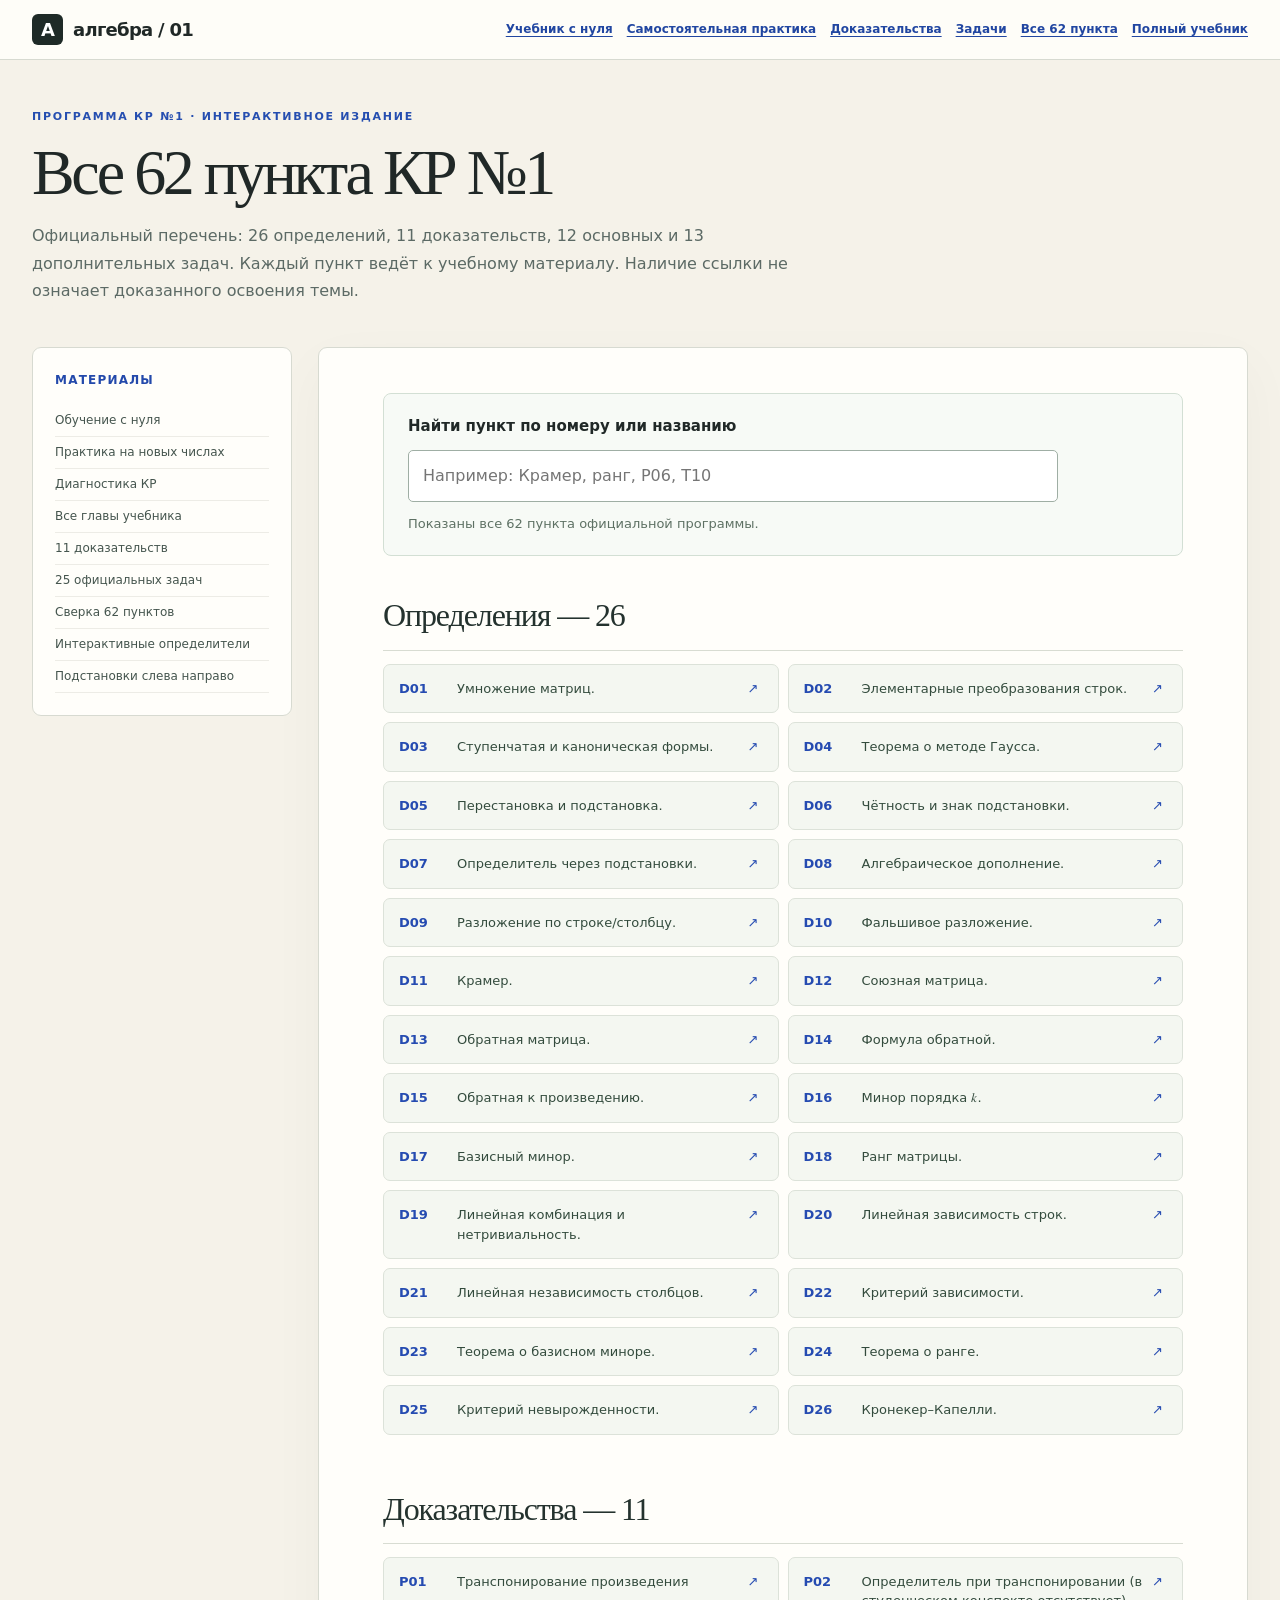
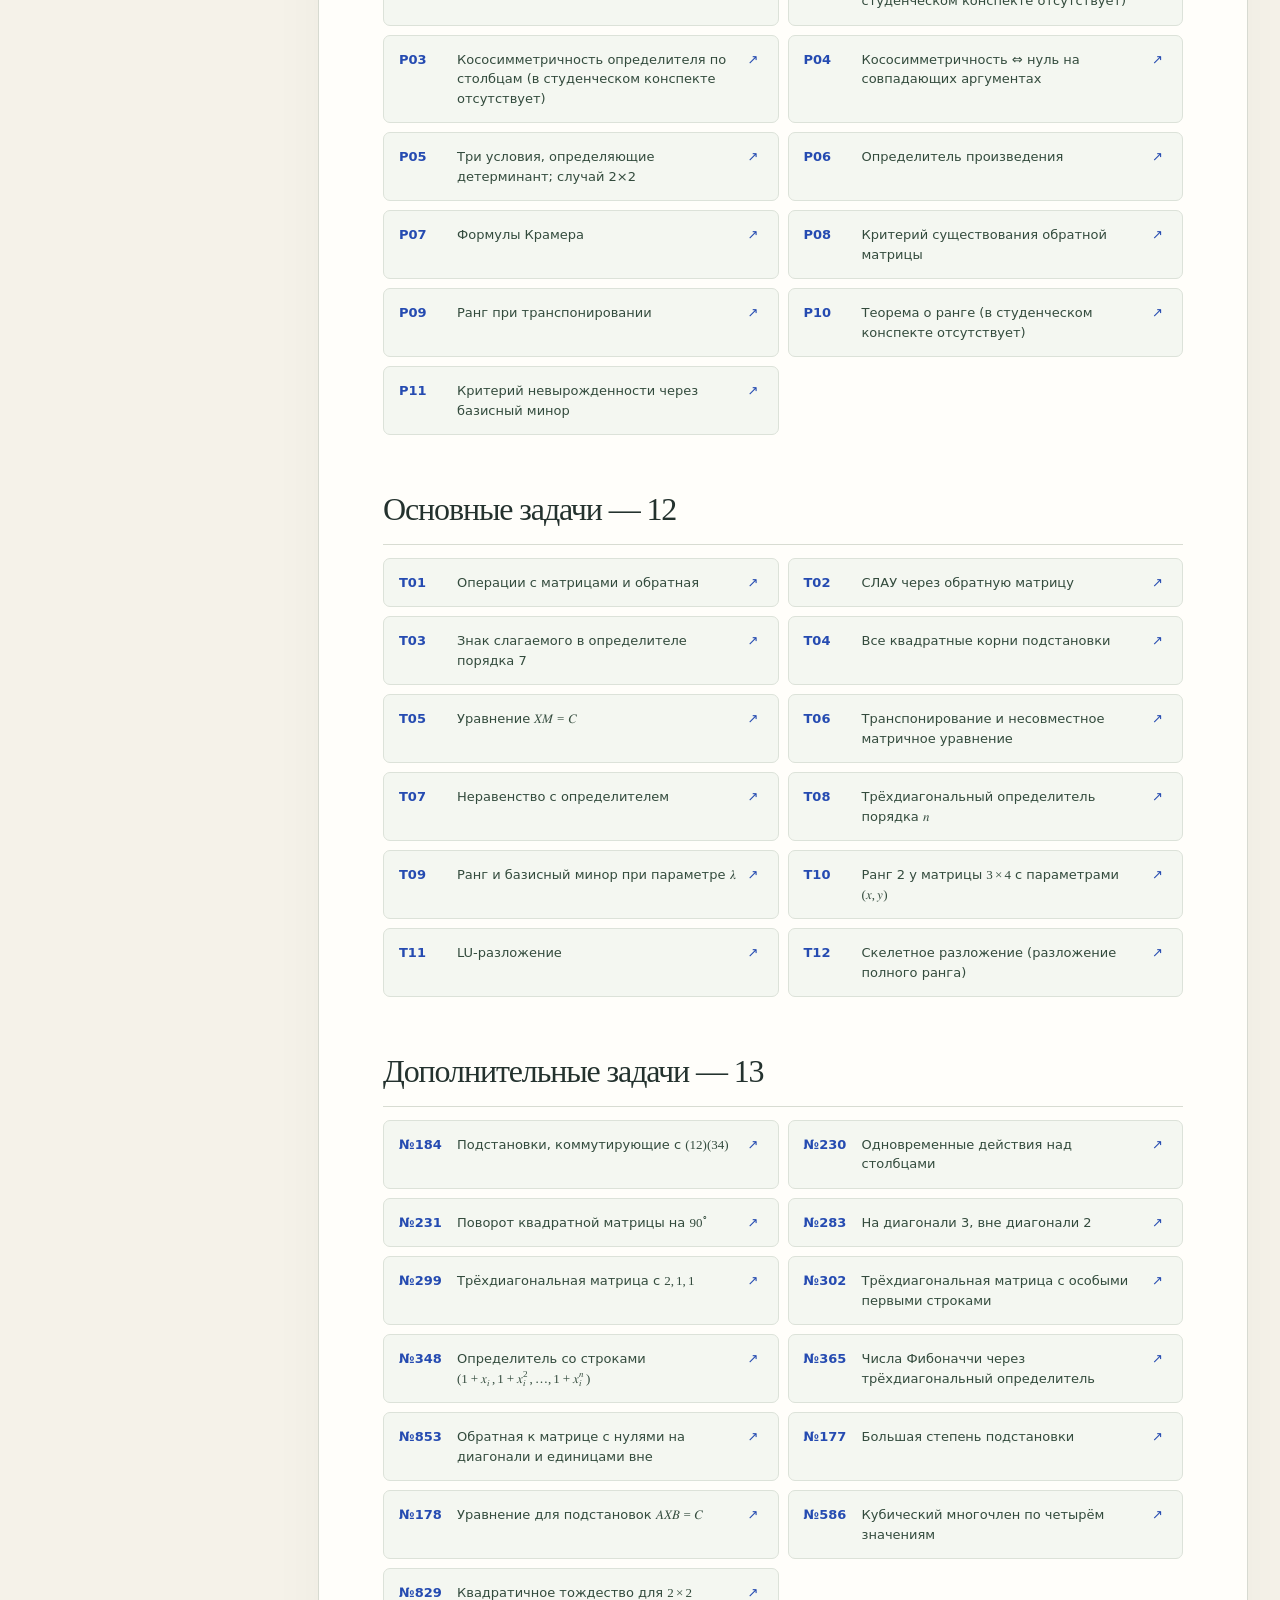
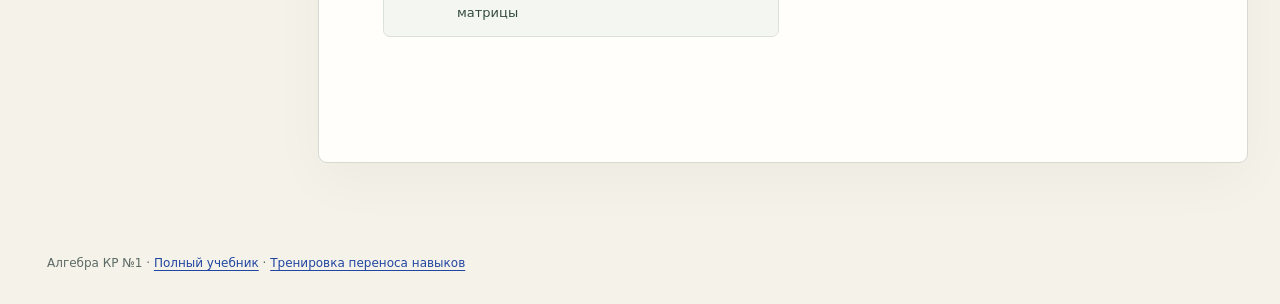
<file: syllabus.html>
<!doctype html><html lang="ru"><head><meta charset="utf-8">
<meta name="viewport" content="width=device-width,initial-scale=1">
<title>Все 62 пункта КР №1 · Алгебра КР №1</title>
<link rel="stylesheet" href="./assets/course.css">
<link rel="stylesheet" href="./assets/practice.css">
<link rel="icon" type="image/svg+xml" href="./favicon.svg"><style>
.book section{margin-bottom:55px}.book section h2{font:500 32px/1.2 Georgia,serif;border-bottom:1px solid #d8dcd2;padding-bottom:15px}
.catalog{display:grid;grid-template-columns:repeat(2,minmax(0,1fr));gap:9px}
.catalog-item{padding:14px 15px;display:grid;grid-template-columns:50px minmax(0,1fr) 15px;gap:8px;align-items:start;border-radius:7px;background:#f4f7f1;border:1px solid #dce2d9;font-size:13px;text-decoration:none;color:#334b3d;line-height:1.5}
.catalog-item:hover{background:#e6eefc}.catalog-id{font-weight:850;color:#254bb1}.catalog-arrow{color:#254bb1}
@media(max-width:660px){.catalog{grid-template-columns:1fr}.catalog-item{grid-template-columns:43px minmax(0,1fr) 15px}.book section h2{font-size:28px}}
.catalog-search{margin:0 0 28px;padding:20px 24px;border:1px solid #d3dfd4;border-radius:8px;background:#f7faf6}.catalog-search label{display:block;margin-bottom:10px;font-size:15px;font-weight:750}.catalog-search input{display:block;width:100%;max-width:650px;min-height:45px;padding:11px 14px;font:inherit;border:1px solid #9faea4;border-radius:5px;background:#fff;color:#234335}.catalog-search input:focus-visible{outline:3px solid #245bd1;outline-offset:2px}.catalog-search p{margin:10px 0 0;font-size:13px;color:#5e7164}.catalog-item[hidden],.book section[hidden]{display:none !important}</style></head><body>
<nav class="site-nav"><div class="site-nav-inner"><a class="logo" href="./"><b>A</b>алгебра / 01</a>
<div class="links"><a href="./definitions.html">Учебник с нуля</a><a href="./practice.html">Самостоятельная практика</a>
<a href="./proofs.html">Доказательства</a><a href="./problems.html">Задачи</a>
<a href="./syllabus.html">Все 62 пункта</a><a href="./textbook.html">Полный учебник</a></div></div></nav>
<div class="book-hero"><div class="kicker">Программа КР №1 · интерактивное издание</div><h1>Все 62 пункта КР №1</h1><p>Официальный перечень: 26 определений, 11 доказательств, 12 основных и 13 дополнительных задач. Каждый пункт ведёт к учебному материалу. Наличие ссылки не означает доказанного освоения темы.</p></div>
<div class="book-layout"><aside class="book-sidebar" aria-label="Другие материалы">
<div class="nav-heading">Материалы</div><a href="./definitions.html">Обучение с нуля</a>
<a href="./practice.html">Практика на новых числах</a><a href="./exam.html">Диагностика КР</a>
<a href="./textbook.html">Все главы учебника</a><a href="./proofs.html">11 доказательств</a>
<a href="./problems.html">25 официальных задач</a><a href="./syllabus.html">Сверка 62 пунктов</a>
<a href="./determinants.html">Интерактивные определители</a><a href="./permutations.html">Подстановки слева направо</a>
</aside><main class="book" id="main-content"><div class="catalog-search"><label for="catalog-query">Найти пункт по номеру или названию</label><input type="search" id="catalog-query" placeholder="Например: Крамер, ранг, P06, T10" autocomplete="off"><p id="catalog-count" role="status" aria-live="polite">Показаны все 62 пункта официальной программы.</p></div><section id="defs"><h2>Определения — 26</h2><div class="catalog"><a class="catalog-item" href="./definitions.html#D01"><span class="catalog-id">D01</span><span>Умножение матриц.</span><span class="catalog-arrow" aria-hidden="true">↗</span></a><a class="catalog-item" href="./definitions.html#D02"><span class="catalog-id">D02</span><span>Элементарные преобразования строк.</span><span class="catalog-arrow" aria-hidden="true">↗</span></a><a class="catalog-item" href="./definitions.html#D03"><span class="catalog-id">D03</span><span>Ступенчатая и каноническая формы.</span><span class="catalog-arrow" aria-hidden="true">↗</span></a><a class="catalog-item" href="./definitions.html#D04"><span class="catalog-id">D04</span><span>Теорема о методе Гаусса.</span><span class="catalog-arrow" aria-hidden="true">↗</span></a><a class="catalog-item" href="./definitions.html#D05"><span class="catalog-id">D05</span><span>Перестановка и подстановка.</span><span class="catalog-arrow" aria-hidden="true">↗</span></a><a class="catalog-item" href="./definitions.html#D06"><span class="catalog-id">D06</span><span>Чётность и знак подстановки.</span><span class="catalog-arrow" aria-hidden="true">↗</span></a><a class="catalog-item" href="./definitions.html#D07"><span class="catalog-id">D07</span><span>Определитель через подстановки.</span><span class="catalog-arrow" aria-hidden="true">↗</span></a><a class="catalog-item" href="./definitions.html#D08"><span class="catalog-id">D08</span><span>Алгебраическое дополнение.</span><span class="catalog-arrow" aria-hidden="true">↗</span></a><a class="catalog-item" href="./definitions.html#D09"><span class="catalog-id">D09</span><span>Разложение по строке/столбцу.</span><span class="catalog-arrow" aria-hidden="true">↗</span></a><a class="catalog-item" href="./definitions.html#D10"><span class="catalog-id">D10</span><span>Фальшивое разложение.</span><span class="catalog-arrow" aria-hidden="true">↗</span></a><a class="catalog-item" href="./definitions.html#D11"><span class="catalog-id">D11</span><span>Крамер.</span><span class="catalog-arrow" aria-hidden="true">↗</span></a><a class="catalog-item" href="./definitions.html#D12"><span class="catalog-id">D12</span><span>Союзная матрица.</span><span class="catalog-arrow" aria-hidden="true">↗</span></a><a class="catalog-item" href="./definitions.html#D13"><span class="catalog-id">D13</span><span>Обратная матрица.</span><span class="catalog-arrow" aria-hidden="true">↗</span></a><a class="catalog-item" href="./definitions.html#D14"><span class="catalog-id">D14</span><span>Формула обратной.</span><span class="catalog-arrow" aria-hidden="true">↗</span></a><a class="catalog-item" href="./definitions.html#D15"><span class="catalog-id">D15</span><span>Обратная к произведению.</span><span class="catalog-arrow" aria-hidden="true">↗</span></a><a class="catalog-item" href="./definitions.html#D16"><span class="catalog-id">D16</span><span>Минор порядка <math display="inline" xmlns="http://www.w3.org/1998/Math/MathML"><semantics><mi>k</mi><annotation encoding="application/x-tex">k</annotation></semantics></math>.</span><span class="catalog-arrow" aria-hidden="true">↗</span></a><a class="catalog-item" href="./definitions.html#D17"><span class="catalog-id">D17</span><span>Базисный минор.</span><span class="catalog-arrow" aria-hidden="true">↗</span></a><a class="catalog-item" href="./definitions.html#D18"><span class="catalog-id">D18</span><span>Ранг матрицы.</span><span class="catalog-arrow" aria-hidden="true">↗</span></a><a class="catalog-item" href="./definitions.html#D19"><span class="catalog-id">D19</span><span>Линейная комбинация и нетривиальность.</span><span class="catalog-arrow" aria-hidden="true">↗</span></a><a class="catalog-item" href="./definitions.html#D20"><span class="catalog-id">D20</span><span>Линейная зависимость строк.</span><span class="catalog-arrow" aria-hidden="true">↗</span></a><a class="catalog-item" href="./definitions.html#D21"><span class="catalog-id">D21</span><span>Линейная независимость столбцов.</span><span class="catalog-arrow" aria-hidden="true">↗</span></a><a class="catalog-item" href="./definitions.html#D22"><span class="catalog-id">D22</span><span>Критерий зависимости.</span><span class="catalog-arrow" aria-hidden="true">↗</span></a><a class="catalog-item" href="./definitions.html#D23"><span class="catalog-id">D23</span><span>Теорема о базисном миноре.</span><span class="catalog-arrow" aria-hidden="true">↗</span></a><a class="catalog-item" href="./definitions.html#D24"><span class="catalog-id">D24</span><span>Теорема о ранге.</span><span class="catalog-arrow" aria-hidden="true">↗</span></a><a class="catalog-item" href="./definitions.html#D25"><span class="catalog-id">D25</span><span>Критерий невырожденности.</span><span class="catalog-arrow" aria-hidden="true">↗</span></a><a class="catalog-item" href="./definitions.html#D26"><span class="catalog-id">D26</span><span>Кронекер–Капелли.</span><span class="catalog-arrow" aria-hidden="true">↗</span></a></div></section><section id="proofs"><h2>Доказательства — 11</h2><div class="catalog"><a class="catalog-item" href="./proofs.html#P01"><span class="catalog-id">P01</span><span>Транспонирование произведения</span><span class="catalog-arrow" aria-hidden="true">↗</span></a><a class="catalog-item" href="./proofs.html#P02"><span class="catalog-id">P02</span><span>Определитель при транспонировании (в студенческом конспекте отсутствует)</span><span class="catalog-arrow" aria-hidden="true">↗</span></a><a class="catalog-item" href="./proofs.html#P03"><span class="catalog-id">P03</span><span>Кососимметричность определителя по столбцам (в студенческом конспекте отсутствует)</span><span class="catalog-arrow" aria-hidden="true">↗</span></a><a class="catalog-item" href="./proofs.html#P04"><span class="catalog-id">P04</span><span>Кососимметричность ⇔ нуль на совпадающих аргументах</span><span class="catalog-arrow" aria-hidden="true">↗</span></a><a class="catalog-item" href="./proofs.html#P05"><span class="catalog-id">P05</span><span>Три условия, определяющие детерминант; случай 2×2</span><span class="catalog-arrow" aria-hidden="true">↗</span></a><a class="catalog-item" href="./proofs.html#P06"><span class="catalog-id">P06</span><span>Определитель произведения</span><span class="catalog-arrow" aria-hidden="true">↗</span></a><a class="catalog-item" href="./proofs.html#P07"><span class="catalog-id">P07</span><span>Формулы Крамера</span><span class="catalog-arrow" aria-hidden="true">↗</span></a><a class="catalog-item" href="./proofs.html#P08"><span class="catalog-id">P08</span><span>Критерий существования обратной матрицы</span><span class="catalog-arrow" aria-hidden="true">↗</span></a><a class="catalog-item" href="./proofs.html#P09"><span class="catalog-id">P09</span><span>Ранг при транспонировании</span><span class="catalog-arrow" aria-hidden="true">↗</span></a><a class="catalog-item" href="./proofs.html#P10"><span class="catalog-id">P10</span><span>Теорема о ранге (в студенческом конспекте отсутствует)</span><span class="catalog-arrow" aria-hidden="true">↗</span></a><a class="catalog-item" href="./proofs.html#P11"><span class="catalog-id">P11</span><span>Критерий невырожденности через базисный минор</span><span class="catalog-arrow" aria-hidden="true">↗</span></a></div></section><section id="main"><h2>Основные задачи — 12</h2><div class="catalog"><a class="catalog-item" href="./problems.html#T01"><span class="catalog-id">T01</span><span>Операции с матрицами и обратная</span><span class="catalog-arrow" aria-hidden="true">↗</span></a><a class="catalog-item" href="./problems.html#T02"><span class="catalog-id">T02</span><span>СЛАУ через обратную матрицу</span><span class="catalog-arrow" aria-hidden="true">↗</span></a><a class="catalog-item" href="./problems.html#T03"><span class="catalog-id">T03</span><span>Знак слагаемого в определителе порядка 7</span><span class="catalog-arrow" aria-hidden="true">↗</span></a><a class="catalog-item" href="./problems.html#T04"><span class="catalog-id">T04</span><span>Все квадратные корни подстановки</span><span class="catalog-arrow" aria-hidden="true">↗</span></a><a class="catalog-item" href="./problems.html#T05"><span class="catalog-id">T05</span><span>Уравнение <math display="inline" xmlns="http://www.w3.org/1998/Math/MathML"><semantics><mrow><mi>X</mi><mi>M</mi><mo>=</mo><mi>C</mi></mrow><annotation encoding="application/x-tex">XM=C</annotation></semantics></math></span><span class="catalog-arrow" aria-hidden="true">↗</span></a><a class="catalog-item" href="./problems.html#T06"><span class="catalog-id">T06</span><span>Транспонирование и несовместное матричное уравнение</span><span class="catalog-arrow" aria-hidden="true">↗</span></a><a class="catalog-item" href="./problems.html#T07"><span class="catalog-id">T07</span><span>Неравенство с определителем</span><span class="catalog-arrow" aria-hidden="true">↗</span></a><a class="catalog-item" href="./problems.html#T08"><span class="catalog-id">T08</span><span>Трёхдиагональный определитель порядка <math display="inline" xmlns="http://www.w3.org/1998/Math/MathML"><semantics><mi>n</mi><annotation encoding="application/x-tex">n</annotation></semantics></math></span><span class="catalog-arrow" aria-hidden="true">↗</span></a><a class="catalog-item" href="./problems.html#T09"><span class="catalog-id">T09</span><span>Ранг и базисный минор при параметре <math display="inline" xmlns="http://www.w3.org/1998/Math/MathML"><semantics><mi>λ</mi><annotation encoding="application/x-tex">\lambda</annotation></semantics></math></span><span class="catalog-arrow" aria-hidden="true">↗</span></a><a class="catalog-item" href="./problems.html#T10"><span class="catalog-id">T10</span><span>Ранг 2 у матрицы <math display="inline" xmlns="http://www.w3.org/1998/Math/MathML"><semantics><mrow><mn>3</mn><mo>×</mo><mn>4</mn></mrow><annotation encoding="application/x-tex">3\times4</annotation></semantics></math> с параметрами <math display="inline" xmlns="http://www.w3.org/1998/Math/MathML"><semantics><mrow><mo form="prefix" stretchy="false">(</mo><mi>x</mi><mo>,</mo><mi>y</mi><mo form="postfix" stretchy="false">)</mo></mrow><annotation encoding="application/x-tex">(x,y)</annotation></semantics></math></span><span class="catalog-arrow" aria-hidden="true">↗</span></a><a class="catalog-item" href="./problems.html#T11"><span class="catalog-id">T11</span><span>LU-разложение</span><span class="catalog-arrow" aria-hidden="true">↗</span></a><a class="catalog-item" href="./problems.html#T12"><span class="catalog-id">T12</span><span>Скелетное разложение (разложение полного ранга)</span><span class="catalog-arrow" aria-hidden="true">↗</span></a></div></section><section id="extra"><h2>Дополнительные задачи — 13</h2><div class="catalog"><a class="catalog-item" href="./problems.html#N184"><span class="catalog-id">№184</span><span>Подстановки, коммутирующие с <math display="inline" xmlns="http://www.w3.org/1998/Math/MathML"><semantics><mrow><mo form="prefix" stretchy="false">(</mo><mn>12</mn><mo form="postfix" stretchy="false">)</mo><mo form="prefix" stretchy="false">(</mo><mn>34</mn><mo form="postfix" stretchy="false">)</mo></mrow><annotation encoding="application/x-tex">(12)(34)</annotation></semantics></math></span><span class="catalog-arrow" aria-hidden="true">↗</span></a><a class="catalog-item" href="./problems.html#N230"><span class="catalog-id">№230</span><span>Одновременные действия над столбцами</span><span class="catalog-arrow" aria-hidden="true">↗</span></a><a class="catalog-item" href="./problems.html#N231"><span class="catalog-id">№231</span><span>Поворот квадратной матрицы на <math display="inline" xmlns="http://www.w3.org/1998/Math/MathML"><semantics><msup><mn>90</mn><mo>∘</mo></msup><annotation encoding="application/x-tex">90^\circ</annotation></semantics></math></span><span class="catalog-arrow" aria-hidden="true">↗</span></a><a class="catalog-item" href="./problems.html#N283"><span class="catalog-id">№283</span><span>На диагонали 3, вне диагонали 2</span><span class="catalog-arrow" aria-hidden="true">↗</span></a><a class="catalog-item" href="./problems.html#N299"><span class="catalog-id">№299</span><span>Трёхдиагональная матрица с <math display="inline" xmlns="http://www.w3.org/1998/Math/MathML"><semantics><mrow><mn>2</mn><mo>,</mo><mn>1</mn><mo>,</mo><mn>1</mn></mrow><annotation encoding="application/x-tex">2,1,1</annotation></semantics></math></span><span class="catalog-arrow" aria-hidden="true">↗</span></a><a class="catalog-item" href="./problems.html#N302"><span class="catalog-id">№302</span><span>Трёхдиагональная матрица с особыми первыми строками</span><span class="catalog-arrow" aria-hidden="true">↗</span></a><a class="catalog-item" href="./problems.html#N348"><span class="catalog-id">№348</span><span>Определитель со строками <math display="inline" xmlns="http://www.w3.org/1998/Math/MathML"><semantics><mrow><mo form="prefix" stretchy="false">(</mo><mn>1</mn><mo>+</mo><msub><mi>x</mi><mi>i</mi></msub><mo>,</mo><mn>1</mn><mo>+</mo><msubsup><mi>x</mi><mi>i</mi><mn>2</mn></msubsup><mo>,</mo><mi>…</mi><mo>,</mo><mn>1</mn><mo>+</mo><msubsup><mi>x</mi><mi>i</mi><mi>n</mi></msubsup><mo form="postfix" stretchy="false">)</mo></mrow><annotation encoding="application/x-tex">(1+x_i,1+x_i^2,\ldots,1+x_i^n)</annotation></semantics></math></span><span class="catalog-arrow" aria-hidden="true">↗</span></a><a class="catalog-item" href="./problems.html#N365"><span class="catalog-id">№365</span><span>Числа Фибоначчи через трёхдиагональный определитель</span><span class="catalog-arrow" aria-hidden="true">↗</span></a><a class="catalog-item" href="./problems.html#N853"><span class="catalog-id">№853</span><span>Обратная к матрице с нулями на диагонали и единицами вне</span><span class="catalog-arrow" aria-hidden="true">↗</span></a><a class="catalog-item" href="./problems.html#N177"><span class="catalog-id">№177</span><span>Большая степень подстановки</span><span class="catalog-arrow" aria-hidden="true">↗</span></a><a class="catalog-item" href="./problems.html#N178"><span class="catalog-id">№178</span><span>Уравнение для подстановок <math display="inline" xmlns="http://www.w3.org/1998/Math/MathML"><semantics><mrow><mi>A</mi><mi>X</mi><mi>B</mi><mo>=</mo><mi>C</mi></mrow><annotation encoding="application/x-tex">AXB=C</annotation></semantics></math></span><span class="catalog-arrow" aria-hidden="true">↗</span></a><a class="catalog-item" href="./problems.html#N586"><span class="catalog-id">№586</span><span>Кубический многочлен по четырём значениям</span><span class="catalog-arrow" aria-hidden="true">↗</span></a><a class="catalog-item" href="./problems.html#N829"><span class="catalog-id">№829</span><span>Квадратичное тождество для <math display="inline" xmlns="http://www.w3.org/1998/Math/MathML"><semantics><mrow><mn>2</mn><mo>×</mo><mn>2</mn></mrow><annotation encoding="application/x-tex">2\times2</annotation></semantics></math> матрицы</span><span class="catalog-arrow" aria-hidden="true">↗</span></a></div></section></main></div>
<footer class="footer">Алгебра КР №1 · <a href="./textbook.html">Полный учебник</a> ·
<a href="./practice.html">Тренировка переноса навыков</a></footer><script defer src="./assets/syllabus-filter.js"></script></body></html>
</file>
<file: assets/learn.css>
@import url('');
:root{color-scheme:light;--ink:#222b2a;--muted:#566660;--faint:#506253;--paper:#f6f5ef;--surface:#ffffff;--surface2:#f8faf8;--border:#dce2db;--blue:#254ea5;--blue-strong:#173d90;--blue-soft:#e6edff;--amber:#9e6013;--amber-soft:#fff0d6;--green:#146b51;--green-soft:#dff2e8;--red:#a5444c;--red-soft:#fae8e8;--shadow:0 12px 35px rgba(23,31,27,.045)}
*{box-sizing:border-box}html{scroll-behavior:smooth;scroll-padding-top:25px}body{margin:0;background:var(--paper);color:var(--ink);font:16px/1.68 Inter,system-ui,-apple-system,"Segoe UI",Arial,sans-serif;-webkit-font-smoothing:antialiased}
a{color:var(--blue);text-underline-offset:3px}button,input,select{font:inherit}button:focus-visible,a:focus-visible,input:focus-visible,summary:focus-visible{outline:3px solid #eaac42;outline-offset:3px}h1,h2,h3,h4,p{margin-top:0}strong{color:var(--ink)}b{color:var(--ink)}
.site-nav{background:var(--surface);border-bottom:1px solid var(--border);padding:0 max(23px,calc((100vw - 1350px)/2));display:flex;align-items:center;justify-content:space-between;gap:30px;min-height:73px}
.site-brand{display:flex;align-items:center;gap:10px;text-decoration:none;color:var(--ink);font-size:18px;font-weight:830;letter-spacing:-.04em;flex-shrink:0}.site-brand .brand-icon{width:35px;height:35px;border-radius:8px;background:#273530;color:#fff;display:grid;place-items:center;font-family:Georgia,serif;font-weight:500;font-size:21px}
.site-links{display:flex;align-items:center;gap:24px;flex-wrap:wrap;font-size:12px;font-weight:780}.site-links a{text-decoration:none;color:#42514a}.site-links a:hover{color:var(--blue);text-decoration:underline}.site-links a.active{color:var(--blue)}
.course-layout{max-width:1440px;margin:0 auto;display:grid;grid-template-columns:273px minmax(0,1fr);gap:30px;padding:26px 33px 85px;align-items:start}
.nav-panel{position:sticky;top:22px;max-height:calc(100vh - 43px);overflow-y:auto;padding:22px 18px 23px;background:var(--surface);border:1px solid var(--border);border-radius:11px;box-shadow:var(--shadow)}
.nav-title{font-size:10px;letter-spacing:.15em;font-weight:840;text-transform:uppercase;color:var(--faint);margin-bottom:13px}.course-nav{display:grid;gap:6px}
.course-nav a{text-decoration:none;color:#475b53;display:grid;grid-template-columns:25px 1fr;gap:9px;padding:10px 11px;border-radius:8px;font-size:12px;line-height:1.4;font-weight:680;border:1px solid transparent}
.course-nav a .num{color:var(--blue);font-weight:820}.course-nav a[aria-current="location"],.course-nav a:hover{background:#eaf0fc;border-color:#dbe4f6;color:#1e438c}
.side-note{border-top:1px solid var(--border);margin-top:21px;padding-top:15px;font-size:12px;color:var(--muted);line-height:1.6}.side-note a{font-size:12px}
.side-status{background:#edf3ee;border-radius:7px;padding:11px 12px;margin-top:14px;font-size:12px;color:#446050}.side-status b{font-size:15px;color:#1b6643}
.course-body{min-width:0;max-width:1030px}.hero{padding:51px clamp(22px,5vw,70px) 50px;background:var(--surface);border:1px solid var(--border);border-radius:12px;box-shadow:var(--shadow);margin-bottom:20px}
.eyebrow{font-size:11px;text-transform:uppercase;letter-spacing:.17em;font-weight:850;color:var(--blue);margin:0 0 17px}.hero h1{font:500 clamp(43px,5.3vw,75px)/1.04 Georgia,"Times New Roman",serif;letter-spacing:-.06em;margin-bottom:24px;max-width:790px}.hero h1 em{color:var(--blue);font-weight:500}
.hero p{font-size:17px;color:var(--muted);line-height:1.75;max-width:745px;margin-bottom:20px}.hero p strong{color:var(--ink)}
.hero-actions{display:flex;gap:11px;flex-wrap:wrap;margin-top:26px}.btn{border:1px solid #b9c7bc;background:var(--surface);border-radius:8px;padding:10px 14px;display:inline-flex;gap:8px;align-items:center;justify-content:center;cursor:pointer;text-decoration:none;color:var(--ink);font-size:13px;font-weight:750;transition:background .15s,transform .15s}
.btn:hover{background:#f0f4ed;transform:translateY(-1px)}.btn.primary{color:#fff;background:#213a31;border-color:#213a31}.btn.primary:hover{background:#305043}.btn[disabled]{opacity:.4;cursor:not-allowed}
.hero-structure{display:grid;grid-template-columns:repeat(3,minmax(0,1fr));gap:12px;margin:30px 0 0;padding-top:25px;border-top:1px solid var(--border)}
.hero-structure div{display:grid;gap:5px}.hero-structure span{color:var(--blue);font-size:12px;font-weight:850}.hero-structure strong{font-size:13px;font-weight:700}.hero-structure small{font-size:12px;color:var(--muted)}
.chapter{background:var(--surface);border:1px solid var(--border);border-radius:12px;padding:50px clamp(22px,5vw,70px) 54px;margin-bottom:20px;box-shadow:var(--shadow);scroll-margin-top:20px}
.chapter-head{margin-bottom:36px}.chapter-number{color:var(--blue);font-size:11px;letter-spacing:.15em;font-weight:860;text-transform:uppercase;margin-bottom:15px}
.chapter h2{font:500 clamp(35px,4.3vw,57px)/1.12 Georgia,serif;letter-spacing:-.052em;margin-bottom:19px;max-width:840px}
.chapter-intro{color:#4c6056;font-size:17px;line-height:1.78;max-width:810px}.outcome{display:flex;gap:13px;align-items:start;background:#f0f5ee;border-radius:8px;padding:17px 19px;margin-top:22px;border-left:3px solid #77a388}
.outcome b{white-space:nowrap;font-size:12px;letter-spacing:.035em;color:#2b6046}.outcome span{font-size:14px;line-height:1.6;color:#375a49}
.concept{margin-top:42px;scroll-margin-top:25px}.concept h3{font-size:26px;line-height:1.28;letter-spacing:-.033em;margin:0 0 14px}.concept h4{font-size:19px;letter-spacing:-.025em;margin:25px 0 12px}.concept p,.concept li{font-size:15px;color:#475851;line-height:1.85}.concept p{margin-bottom:14px}.concept ul,.concept ol{padding-left:23px}
.micro{font-size:11px;color:var(--blue);text-transform:uppercase;letter-spacing:.12em;font-weight:850;margin:0 0 11px}
.why{border-left:3px solid #e0ad54;padding:13px 18px;background:#fff7e9;border-radius:0 8px 8px 0;font-size:14px;color:#775124;line-height:1.7;margin:17px 0}
.formal{background:#eef3ff;border:1px solid #d6e2fc;border-left:4px solid #3c68b7;padding:20px 22px;margin:23px 0;border-radius:0 9px 9px 0;scroll-margin-top:30px}
.formal-head{font-size:10px;color:#3156a2;font-weight:900;letter-spacing:.11em;text-transform:uppercase;margin-bottom:8px}.formal p{margin:0 0 7px!important;color:#293d66!important;font-size:15px!important}.formal p:last-child{margin-bottom:0!important}
.formal em{font-style:normal;font-weight:800;color:#173872}.symbols{font-size:13px;margin-top:8px;color:#586f97}
.worked{background:#f7faf6;border:1px solid var(--border);border-radius:9px;margin:24px 0 17px;overflow:hidden}
.worked-header{display:flex;align-items:center;justify-content:space-between;gap:12px;padding:12px 17px;background:#eff4eb;border-bottom:1px solid var(--border)}
.worked-header strong{font-size:12px;text-transform:uppercase;letter-spacing:.09em;color:#365946}.worked-header span{font-size:12px;color:#405749}
.worked-body{padding:19px 20px}.work-step{display:grid;grid-template-columns:26px 1fr;gap:12px;padding:10px 0}.work-step+ .work-step{border-top:1px dashed #d9dfd5}
.work-step .step-num{display:grid;place-items:center;background:#dce8d7;color:#285b40;border-radius:50%;font-size:12px;font-weight:800;width:25px;height:25px}
.work-step p{margin:0 0 3px;color:#40574b;font-size:15px}.work-step small{font-size:13px;color:#465e4e}
.mathline{font:650 17px/1.55 "DejaVu Sans Mono",Consolas,monospace;letter-spacing:-.035em;color:#1f3b30;overflow-wrap:anywhere;max-width:100%;display:block;margin:11px 0}
.mathline.blue{color:var(--blue)}.mathline .a{color:#274fb4}.mathline .b{color:var(--amber)}.mathline .c{color:var(--green)}code{font-family:"DejaVu Sans Mono",Consolas,monospace;font-size:.88em;background:#f0f2ef;padding:1px 4px;border-radius:3px;overflow-wrap:anywhere}
.visual{background:#fff;border:1px solid var(--border);border-radius:10px;padding:21px;margin:23px 0;overflow-x:auto}
.visual-head{display:flex;align-items:center;justify-content:space-between;gap:14px;margin-bottom:15px;flex-wrap:wrap}.visual-head h4{margin:0;font-size:17px}.visual-head small{color:var(--muted);font-size:12px}
.matrix-row{display:flex;align-items:center;justify-content:center;gap:16px;flex-wrap:wrap;padding:13px 0}
.mat-wrap{display:flex;flex-direction:column;align-items:center;gap:7px}.mat-label{font-size:12px;color:#475e52;font-weight:750}
.mat{display:grid;grid-template-columns:repeat(var(--cols),minmax(36px,50px));gap:5px;border-left:3px solid #74867c;border-right:3px solid #74867c;border-radius:8px;padding:7px 11px;background:#fafbf9}
.mat .v{min-height:42px;min-width:35px;border-radius:5px;border:1px solid #e0e4e0;background:#fff;display:flex;align-items:center;justify-content:center;font:720 16px/1.1 "DejaVu Sans Mono",Consolas,monospace;color:#36453e;padding:6px}
.mat .v.row-h{background:var(--blue-soft);border-color:#8fa5e1;color:#19499c}.mat .v.col-h{background:var(--amber-soft);border-color:#e6bc7e;color:#874b14}
.mat .v.sel-h{background:var(--green-soft);border-color:#77c5a2;color:#17644a}.mat .v.gone{background:var(--red-soft);opacity:.45;text-decoration:line-through}.mat .v.diag-h{background:#dde8ff;color:#2256a5}.mat .v.focus{outline:2px solid var(--blue)}
.mat button.v{cursor:pointer}.mat button.v:hover{border-color:#2552af}.mat button.v:focus-visible{outline:3px solid #eab347}
.mat .v[disabled]{cursor:default}
.symbol-op{font:500 28px Georgia,serif;color:#52685b}
.visual-note{font-size:14px;color:var(--muted);text-align:center;line-height:1.6;margin-top:13px}
.controlbar{display:flex;gap:9px;align-items:center;flex-wrap:wrap;margin:16px 0}
.controlbar button,.controlbar select{background:white;border:1px solid #aebfb3;color:#34463d;border-radius:7px;padding:9px 12px;cursor:pointer;font-size:13px;font-weight:750}.controlbar button[aria-pressed=true]{background:#294e41;border-color:#294e41;color:white}
.controlbar input[type=range]{accent-color:var(--blue);width:min(240px,100%)}
.feedback{font-size:14px;line-height:1.65;background:#e7f3e9;color:#245c3e;padding:13px 17px;border-radius:7px;margin-top:12px}
.feedback.bad{background:#fff0e7;color:#8c5027}
.example-subhead{font-size:12px;font-weight:850;color:var(--blue);margin-bottom:7px;text-transform:uppercase;letter-spacing:.07em}
.figline{max-width:830px;margin:16px auto;display:block}
.figline svg{width:100%;height:auto}
.key{display:flex;gap:16px;flex-wrap:wrap;font-size:12px;color:#556861;margin:7px 0 14px}.key i{width:12px;height:12px;border-radius:2px;display:inline-block;margin-right:6px;vertical-align:-1px}.key i.blue{background:#9cb9ff}.key i.amber{background:#e5bf86}.key i.green{background:#91ceb0}
.note{font-size:14px;color:#53645a;padding:15px 18px;border:1px dashed #b9c7bb;background:#f9faf6;border-radius:7px;margin:17px 0}
.terms{font-size:13px;color:#5e7166}.terms strong{font-weight:820}
.quickcheck{border:1px solid #cbd8cb;border-radius:10px;padding:20px 23px;background:#f6faf2;margin:32px 0 12px}
.quickcheck .qhead{font-size:10px;letter-spacing:.12em;color:#427054;font-weight:900;text-transform:uppercase}.quickcheck h4{font-size:19px;margin:9px 0 12px;line-height:1.4}
.quickcheck .choices{display:flex;gap:9px;flex-wrap:wrap}.quickcheck button{padding:9px 13px;border:1px solid #afc5b5;border-radius:7px;background:#fff;font-size:14px;cursor:pointer;color:#304b38}
.quickcheck button:hover{background:#ebf3eb}.quickcheck button.chosen{border-color:#1f6343;background:#e6f1e8;font-weight:780}
.quickcheck .feedback{margin-top:15px}.quickcheck .feedback[hidden]{display:none}
.summary{margin:38px 0 12px;padding-top:25px;border-top:1px solid var(--border)}
.summary h3{font-size:21px;margin:0 0 14px}.summary ul{padding-left:24px}.summary li{margin:7px 0;color:#4a5f52;font-size:14px}
.chapter-next{padding-top:24px;border-top:1px solid var(--border);margin-top:35px;display:flex;justify-content:space-between;align-items:center;gap:14px;flex-wrap:wrap}
.chapter-next a{font-weight:780;font-size:13px;text-decoration:none}.chapter-next a:hover{text-decoration:underline}
.chapter-footer{font-size:12px;color:var(--muted)}.chapter-footer a{color:var(--blue)}
.footer{padding:20px 33px 36px;max-width:1440px;margin:auto;font-size:12px;color:#405647}
@media (max-width:1120px){.course-layout{grid-template-columns:230px minmax(0,1fr);gap:15px;padding:20px 15px}.site-nav{padding:0 22px}.hero,.chapter{padding-left:37px;padding-right:37px}}
@media (max-width:820px){.course-layout{display:block;padding:0 13px 50px}.nav-panel{position:static;max-height:none;margin:13px 0 15px;padding:16px}.course-nav{grid-template-columns:repeat(2,minmax(0,1fr))}.side-note,.side-status{display:none}.hero,.chapter{padding:38px 27px}.site-nav{padding:12px 19px;align-items:flex-start;flex-wrap:wrap;gap:9px}.site-links{gap:12px}.nav-title{margin-bottom:10px}}
@media (max-width:530px){.course-layout{padding:0 8px 30px}.site-links{font-size:11px;gap:9px}.site-brand{font-size:16px}.site-brand .brand-icon{width:29px;height:29px}.hero,.chapter{padding:32px 20px}.hero h1{font-size:44px}.hero p,.chapter-intro{font-size:15px}.hero-structure{grid-template-columns:1fr}.hero-structure div{grid-template-columns:65px 1fr}.outcome{display:block}.outcome b{display:block;margin-bottom:6px}.course-nav{grid-template-columns:1fr}.chapter h2{font-size:36px}.concept h3{font-size:24px}.mat{grid-template-columns:repeat(var(--cols),minmax(26px,39px));gap:3px;padding:5px 8px}.mat .v{min-width:27px;min-height:36px;font-size:13px;padding:3px}.matrix-row{gap:7px}.symbol-op{font-size:21px}.visual{padding:14px 9px}.work-step{grid-template-columns:25px 1fr}.quickcheck{padding:17px}.worked-body{padding:14px}.formal{padding:17px}.footer{padding:20px 16px 30px}}
@media(prefers-reduced-motion:reduce){html{scroll-behavior:auto}.btn{transition:none}}

/* On phones the chapter navigation is a short scrollable strip, not a wall before the lesson. */
@media(max-width:820px){.nav-panel{padding:12px 13px}.nav-title{margin-bottom:8px}.course-nav{display:flex;gap:7px;overflow-x:auto;scroll-snap-type:x mandatory;scrollbar-width:thin;padding-bottom:4px}.course-nav a{flex:0 0 195px;scroll-snap-align:start;border:1px solid var(--border);background:#f8faf7;padding:8px 10px}}
@media(max-width:530px){.course-nav{display:flex;grid-template-columns:unset}.course-nav a{flex:0 0 177px;font-size:11px}.hero{padding-top:29px}}

.side-status small{display:block;margin-top:7px;font-size:11px;line-height:1.5;font-weight:500}.side-milestones{margin:9px 0;padding:12px;font-size:12px;line-height:1.5;border:1px solid #d8e4d7;border-radius:7px;color:#375f46;background:#fafcf9}

/* Explicit respect for hidden even on flex-style buttons. */
.btn[hidden]{display:none!important}
</file>
<file: assets/chapter7.css>
/* Chapter 07: explanatory, accessible, responsive lesson; scoped to avoid regressions. */
#chapter-6 { --ch7-ink:#26372e; --ch7-muted:#52665a; --ch7-border:#d1ddd2; --ch7-green:#24513d; --ch7-blue:#2454a7; --ch7-paper:#f4f8f2; }
#chapter-6 .ch7-topic{scroll-margin-top:25px;border-top:1px solid var(--ch7-border);padding-top:18px;margin-top:53px}
#chapter-6 .ch7-topic>h3{font:500 clamp(27px,3.5vw,40px)/1.2 Georgia,"Times New Roman",serif;letter-spacing:-.04em;max-width:750px}
#chapter-6 .ch7-topic p,#chapter-6 .ch7-topic li{color:var(--ch7-ink);font-size:15px;line-height:1.8}
#chapter-6 .ch7-topic em{font-style:normal;font-weight:700}
#chapter-6 .ch7-preflight{border:1px solid var(--ch7-border);border-radius:10px;background:var(--ch7-paper);padding:22px 26px}
#chapter-6 .ch7-preflight>p{font-size:15px;line-height:1.75;margin:0 0 16px;color:var(--ch7-ink)}
#chapter-6 .ch7-lesson-nav{display:grid;grid-template-columns:repeat(3,minmax(0,1fr));gap:10px}
#chapter-6 .ch7-lesson-nav a{display:grid;grid-template-columns:32px 1fr;column-gap:10px;row-gap:1px;align-items:start;text-decoration:none;background:#fff;border:1px solid #d5e0d7;border-radius:8px;padding:13px 12px;min-width:0;color:var(--ch7-ink)}
#chapter-6 .ch7-lesson-nav a:hover{border-color:#7a9a83;background:#f9fcf7}
#chapter-6 .ch7-lesson-nav a span{grid-row:span 2;color:var(--ch7-blue);font:800 12px/1.5 system-ui,sans-serif}
#chapter-6 .ch7-lesson-nav a strong{color:var(--ch7-ink);font-size:15px}
#chapter-6 .ch7-lesson-nav a small{color:var(--ch7-muted);font-size:12px;line-height:1.4}
#chapter-6 .ch7-terms{display:grid;grid-template-columns:1fr 1fr;gap:12px;margin:20px 0 24px}
#chapter-6 .ch7-terms>div{background:#f7faf6;border:1px solid var(--ch7-border);border-radius:9px;padding:17px 18px}
#chapter-6 .ch7-term-icon{display:inline-flex;width:32px;height:32px;align-items:center;justify-content:center;border-radius:8px;background:#e2ebdf;color:#1e5938;font:700 18px Georgia,serif;margin-right:9px;vertical-align:middle}
#chapter-6 .ch7-terms strong{color:var(--ch7-ink);font-size:15px}
#chapter-6 .ch7-terms p{margin:11px 0 0;font-size:14px;line-height:1.7}
#chapter-6 .ch7-matrix-row{display:flex;align-items:center;flex-wrap:wrap;gap:16px 22px;padding:19px 0;margin:14px 0 17px}
#chapter-6 .ch7-matrix{border-collapse:separate;border-spacing:4px;border-left:3px solid #6d8978;border-right:3px solid #6d8978;border-radius:5px;padding:3px 7px;background:#fbfdfa;width:auto;max-width:100%}
#chapter-6 .ch7-matrix caption{caption-side:top;text-align:center;color:#50695a;font-weight:730;font-size:12px;line-height:1.4;margin-bottom:7px;letter-spacing:.01em}
#chapter-6 .ch7-matrix td{min-width:43px;height:43px;padding:6px 9px;background:#fff;border:1px solid #dce5db;border-radius:4px;text-align:center;color:#253a2e;font:700 17px/1.15 "DejaVu Sans Mono",Consolas,monospace;font-variant-numeric:tabular-nums}
#chapter-6 .ch7-matrix td.ch7-zero{color:#8a9990;background:#f5f8f4}
#chapter-6 .ch7-matrix td.ch7-highlight{background:#e1ecf9;border-color:#96b1d9;color:#1d4d93;box-shadow:inset 0 0 0 1px #87a9d9}
#chapter-6 .ch7-matrix td.ch7-found{background:#e3f3e5;border-color:#8bc59c;color:#195735}
#chapter-6 .ch7-symbol{font:400 25px Georgia,serif;color:#53685a;align-self:center}
#chapter-6 .ch7-goal{flex:1;min-width:170px;display:grid;gap:8px;padding:14px 18px;border-left:3px solid #65957b;background:#f4f8f4;border-radius:0 6px 6px 0}
#chapter-6 .ch7-goal strong{font-size:13px;color:var(--ch7-green)}
#chapter-6 .ch7-goal span{font-size:14px;line-height:1.6;color:#42584a}
#chapter-6 .ch7-teaching-steps{counter-reset:item;list-style:none;padding:0;margin:20px 0 23px}
#chapter-6 .ch7-teaching-steps li{position:relative;padding:14px 12px 14px 46px;border-bottom:1px solid #e0e7df;margin:0;line-height:1.75}
#chapter-6 .ch7-teaching-steps li::before{counter-increment:item;content:counter(item);position:absolute;top:14px;left:0;width:29px;height:29px;background:#e2eee2;color:#215037;border-radius:50%;text-align:center;font:700 13px/29px system-ui}
#chapter-6 .ch7-teaching-steps li strong{color:#1e3f30}
#chapter-6 .ch7-workshop{border:1px solid #b9d0be;border-top:3px solid #4d8665;border-radius:9px;padding:19px 22px;margin:24px 0;background:#f9fcf8}
#chapter-6 .ch7-workshop-top{display:flex;justify-content:space-between;align-items:center;gap:9px;flex-wrap:wrap;color:#1f4e34}
#chapter-6 .ch7-workshop-top>strong{font-size:15px}
#chapter-6 .ch7-workshop-top>span{font-size:12px;color:#4f6658}
#chapter-6 .ch7-matrix-row--interactive{margin:7px 0}
#chapter-6 .ch7-matrix-mount{flex:0 0 auto;max-width:100%;overflow-x:auto}
#chapter-6 .ch7-stage-copy{flex:1;min-width:220px;padding:12px 16px;background:#edf4ea;border-radius:7px;border-left:3px solid #769b7b;color:#2c4d37;font-size:14px;line-height:1.75}
#chapter-6 .ch7-stage-copy p{font-size:14px;line-height:1.7;margin:0 0 8px}
#chapter-6 .ch7-stage-copy p:last-child{margin-bottom:0}
#chapter-6 .ch7-controls{display:flex;align-items:center;gap:10px;flex-wrap:wrap}
#chapter-6 .ch7-controls button,#chapter-6 .ch7-check{border:1px solid #8aa995;border-radius:7px;padding:10px 15px;background:#fff;color:#1f4b32;cursor:pointer;font:700 13px/1.4 system-ui,sans-serif;min-height:44px}
#chapter-6 .ch7-controls button:hover:not(:disabled),#chapter-6 .ch7-check:hover{background:#e9f2e6}
#chapter-6 .ch7-controls button:disabled{opacity:.5;cursor:default}
#chapter-6 .ch7-controls button[aria-pressed=true],#chapter-6 .ch7-check{background:#285741;color:white;border-color:#285741}
#chapter-6 .ch7-controls button[aria-pressed=true]:hover{background:#225039}
#chapter-6 .ch7-formula-block{background:#f5f8fd;border-left:4px solid #4371b5;padding:21px 24px;border-radius:0 8px 8px 0;margin:21px 0}
#chapter-6 .ch7-formula-block .ch7-matrix-row{margin:0}
#chapter-6 .ch7-formula-block p{margin:7px 0 0}
#chapter-6 .ch7-practice{border:1px solid #d2ddd3;border-radius:9px;padding:20px 23px;background:#fff;margin:25px 0}
#chapter-6 .ch7-practice h4{font-size:21px;font-weight:730;color:#203f30;margin:4px 0 10px}
#chapter-6 .ch7-answer-fields{display:grid;grid-template-columns:repeat(2,minmax(0,1fr));gap:16px;margin:15px 0}
#chapter-6 .ch7-answer-fields label{font-weight:740;font-size:14px;color:#304c38;display:grid;gap:7px}
#chapter-6 .ch7-answer-fields input{width:100%;height:44px;background:#fff;color:#172d1e;border:1px solid #a5b6aa;border-radius:6px;padding:8px 11px;font:600 16px system-ui,sans-serif}
#chapter-6 .ch7-answer-fields input[aria-invalid=true]{border-color:#b14734;box-shadow:0 0 0 1px #b14734}
#chapter-6 .ch7-check{margin:2px 0 9px}
#chapter-6 .ch7-check:hover{background:#1f4936}
#chapter-6 .ch7-feedback{margin:8px 0 12px;font-size:14px!important;border-radius:5px;background:#e7f3e9;color:#214d33!important;padding:10px 13px;line-height:1.6!important}
#chapter-6 .ch7-feedback.ch7-error{background:#fff1e9;color:#86402b!important}
#chapter-6 .ch7-feedback[hidden]{display:none}
#chapter-6 .ch7-help{border-top:1px solid #dbe4db;padding:12px 0 0;margin-top:15px;color:#314d3c}
#chapter-6 .ch7-help summary{cursor:pointer;color:#2456a1;font-weight:750;font-size:14px;line-height:1.55}
#chapter-6 .ch7-help p{margin:13px 0 0;font-size:14px}
#chapter-6 .ch7-deep-example{margin-top:31px;padding:23px 26px;border:1px solid #d5dfd6;border-radius:9px;background:#fbfdfa}
#chapter-6 .ch7-deep-example h4{margin:0 0 13px;font:500 clamp(21px,2.7vw,28px)/1.28 Georgia,serif;color:#243b2d}
#chapter-6 .ch7-eq-steps{flex:1;min-width:210px}
#chapter-6 .ch7-eq-steps p{margin:0 0 11px;font-size:14px}
#chapter-6 .ch7-recurrence-derivation{display:grid;grid-template-columns:1fr 1fr;gap:15px;margin:15px 0}
#chapter-6 .ch7-recurrence-derivation>div{display:grid;gap:6px;padding:15px 17px;background:#fff;border:1px solid #d7e0eb;border-radius:8px}
#chapter-6 .ch7-recurrence-derivation span{font-size:12px;color:#506b83;font-weight:740}
#chapter-6 .ch7-recurrence-derivation strong{font-size:21px;color:#1e4b90;font-family:Georgia,serif}
#chapter-6 .ch7-recurrence-derivation small{font-size:13px;line-height:1.65;color:#506273}
#chapter-6 .ch7-rec-rule{border-top:1px solid #d5dfea;padding-top:13px;margin-top:12px}
#chapter-6 .ch7-rec-settings{display:flex;gap:13px 22px;align-items:end;flex-wrap:wrap;margin:18px 0}
#chapter-6 .ch7-rec-settings label{display:grid;min-width:0;flex:1 1 190px;max-width:100%;gap:7px;font-size:13px;font-weight:750;color:#2c4d36}
#chapter-6 .ch7-rec-settings select{box-sizing:border-box;min-width:0;width:100%;max-width:100%;min-height:42px;font-size:14px;background:#fff;color:#264032;border:1px solid #9eafa4;border-radius:6px;padding:8px 10px}
#chapter-6 .ch7-rec-settings input[type=range]{width:190px;max-width:100%;accent-color:#255d43}
#chapter-6 .ch7-rec-settings output{font-size:15px;font-weight:800;color:#235238;padding-bottom:8px}
#chapter-6 .ch7-rec-live{font-weight:850;color:#1c542c!important;font-size:17px!important;overflow-wrap:anywhere}
#chapter-6 .ch7-method-summary{display:grid;grid-template-columns:repeat(3,minmax(0,1fr));gap:13px;margin:22px 0}
#chapter-6 .ch7-method-summary>div{padding:19px 17px;border:1px solid #d3e0d5;background:#f8faf7;border-radius:8px}
#chapter-6 .ch7-method-summary strong{color:#214a33}
#chapter-6 .ch7-method-summary p{font-size:13px;line-height:1.66;margin:9px 0 15px}
#chapter-6 .ch7-method-summary a{font-size:13px;font-weight:740}
#chapter-6 a:focus-visible,#chapter-6 button:focus-visible,#chapter-6 input:focus-visible,#chapter-6 select:focus-visible,#chapter-6 summary:focus-visible{outline:3px solid #2454a7;outline-offset:3px}
@media(max-width:830px){
 #chapter-6 .ch7-lesson-nav{grid-template-columns:1fr}
 #chapter-6 .ch7-terms{grid-template-columns:1fr}
 #chapter-6 .ch7-method-summary{grid-template-columns:1fr}
 #chapter-6 .ch7-recurrence-derivation{grid-template-columns:1fr}
}
@media(max-width:550px){
 #chapter-6 .ch7-preflight,#chapter-6 .ch7-deep-example{padding:17px 15px}
 #chapter-6 .ch7-workshop,#chapter-6 .ch7-practice,#chapter-6 .ch7-formula-block{padding:17px 15px}
 #chapter-6 .ch7-matrix-row{gap:12px 8px}
 #chapter-6 .ch7-matrix{border-spacing:2px;padding:3px 4px}
 #chapter-6 .ch7-matrix td{min-width:31px;height:35px;padding:4px 5px;font-size:13px}
 #chapter-6 .ch7-symbol{font-size:19px}
 #chapter-6 .ch7-answer-fields{grid-template-columns:1fr}
 #chapter-6 .ch7-teaching-steps li{padding-left:39px}
 #chapter-6 .ch7-stage-copy{min-width:100%}
 #chapter-6 .ch7-goal{min-width:100%}
}

#chapter-6 .ch7-input-note{font-size:12px;color:#4a6352;line-height:1.6;margin:9px 0}
</file>
<file: assets/transfer.css>
/* New-data practice: lesson-like typography and precise feedback, not a wall of cards. */
.transfer-practice {
  margin:36px 0 24px;padding:27px clamp(14px,3vw,34px);
  background:#f7f9f5;border:1px solid #d6e1d5;border-top:4px solid #315e47;border-radius:7px;
  color:#25382d;line-height:1.6
}
.transfer-practice .transfer-heading {display:flex;flex-wrap:wrap;justify-content:space-between;gap:8px;color:#38634c;font-weight:800;font-size:11px;letter-spacing:.07em;text-transform:uppercase}
.transfer-practice h3 {font:500 clamp(23px,2.2vw,31px)/1.2 Georgia,"Times New Roman",serif;margin:14px 0 12px;letter-spacing:-.025em;color:#24342d}
.transfer-task {font-size:16px;line-height:1.7;max-width:77ch;margin:10px 0 18px}
.transfer-matrices {display:flex;flex-wrap:wrap;align-items:flex-start;gap:24px;padding:14px 0 16px}
.transfer-matrix {border-collapse:separate;border-spacing:5px 4px;border-left:3px solid #6a7c70;border-right:3px solid #6a7c70;border-radius:6px;padding:0 6px}
.transfer-matrix caption {font-size:13px;color:#586d5d;font-weight:700;letter-spacing:.02em;margin-bottom:8px}
.transfer-matrix td {min-width:42px;height:42px;text-align:center;background:#fff;border:1px solid #d5dfd7;border-radius:3px;padding:4px 7px;font:600 19px/1.2 system-ui,sans-serif;font-variant-numeric:tabular-nums}
.transfer-equations {font:600 19px/1.75 "DejaVu Sans",system-ui,sans-serif;background:#fff;border-left:3px solid #779989;padding:13px 22px;margin:15px 0 20px}
.transfer-fields {display:grid;grid-template-columns:repeat(auto-fit,minmax(min(190px,100%),1fr));gap:16px;margin:16px 0}
.transfer-field {display:flex;flex-direction:column;gap:6px}
.transfer-field label {font-size:14px;font-weight:700;line-height:1.45}
.transfer-field input,.transfer-field select {width:100%;min-width:0;max-width:100%;min-height:46px;border:1px solid #aab9ae;border-radius:5px;background:#fff;color:#234031;padding:9px 12px;box-sizing:border-box;font:inherit}
.transfer-field input:focus-visible,.transfer-field select:focus-visible {outline:3px solid #2456bd;outline-offset:2px}
.transfer-field input[aria-invalid="true"],.transfer-field select[aria-invalid="true"] {border-color:#aa4337;box-shadow:0 0 0 1px #aa4337}
.transfer-field-feedback {font-size:12px;color:#8b3930;line-height:1.45;margin:0}
.transfer-actions {display:flex;flex-wrap:wrap;gap:10px;margin:15px 0}
.transfer-actions button,.exam-submit {
  min-height:44px;padding:11px 18px;border:1px solid #739782;border-radius:6px;background:#285541;color:white;
  cursor:pointer;font:650 14px/1.35 system-ui,sans-serif
}
.transfer-actions button:hover,.exam-submit:hover{background:#1e4234}
.transfer-actions button:focus-visible,.exam-submit:focus-visible,.transfer-hint summary:focus-visible,.transfer-answer summary:focus-visible {outline:3px solid #2456bd;outline-offset:3px}
.transfer-actions .transfer-next {color:#285541;background:#fff;border-color:#9daf9f}
.transfer-actions .transfer-next:hover{background:#e9f2e9}
.transfer-status {font-size:14px;font-weight:650;color:#275a40;margin:10px 0}
.transfer-status.is-error {color:#934237}
.transfer-hint,.transfer-answer {border-top:1px solid #c9d8cc;padding:12px 0;margin:8px 0}
.transfer-hint summary,.transfer-answer summary {font-weight:700;cursor:pointer;color:#2756a0;font-size:14px}
.transfer-hint p,.transfer-answer p {margin:9px 0 2px;font-size:14px;line-height:1.7}
.transfer-disclaimer {font-size:12px;color:#65776a;margin:13px 0 0;line-height:1.5}
.transfer-practice a {color:#204cb0}
.transfer-navigation {display:flex;flex-wrap:wrap;gap:8px;margin:20px 0 27px}
.transfer-navigation a {font:600 13px system-ui,sans-serif;border:1px solid #bfd0c1;border-radius:5px;padding:10px 12px;text-decoration:none;color:#264f3a;background:#fff}
.transfer-navigation a:hover{background:#e8f2e9}
.practice-intro {font-size:17px;line-height:1.65;margin:13px 0 25px;color:#526859;max-width:75ch}
.exam-case {border-bottom:1px solid #b9cbbc;padding:25px 0}
.exam-case h3 {font:500 25px Georgia,serif;line-height:1.3;margin:7px 0 10px}
.exam-case .transfer-fields {margin:14px 0}
.exam-case .exam-after {margin:14px 0;background:#f0f5ee;padding:14px 18px;border-radius:6px}
.exam-case .exam-after[hidden] {display:none}
#exam-verdict {margin:20px 0;padding:15px 18px;font-size:16px;background:#eef5eb;border-left:4px solid #356447}
#exam-verdict:empty {display:none}
@media (max-width:620px){
  .transfer-practice {padding:18px 14px;margin:24px 0}
  .transfer-matrices{gap:10px}
  .transfer-matrix{border-spacing:2px}
  .transfer-matrix td{min-width:34px;height:38px;font-size:16px;padding:4px}
  .transfer-fields {grid-template-columns:1fr}
  .transfer-equations{font-size:16px;overflow-wrap:anywhere}
}
</file>
<file: assets/lesson.css>
:root{--bg:#f5f2e9;--paper:#fffefa;--ink:#1f2a27;--muted:#5e6d67;--line:#d7dad1;--blue:#274eb0;--bluefade:#e4ebfc;--amber:#a45f19;--amberfade:#fff1de;--green:#1f6847;--greenfade:#deefdc;--red:#a03a4a;--redfade:#fbe8eb}
*{box-sizing:border-box}html{scroll-behavior:smooth;scroll-padding-top:30px}body{margin:0;background:var(--bg);color:var(--ink);font:16px/1.64 -apple-system,BlinkMacSystemFont,"Segoe UI",Arial,sans-serif;-webkit-font-smoothing:antialiased}
a{color:var(--blue);text-underline-offset:3px}button,input,select{font:inherit}button:focus-visible,input:focus-visible,select:focus-visible,a:focus-visible{outline:3px solid #e0a248;outline-offset:4px}
.wrap{max-width:1150px;padding:0 30px;margin:auto}.topnav{border-bottom:1px solid var(--line);background:var(--paper)}.topnav .wrap{display:flex;align-items:center;justify-content:space-between;gap:15px;min-height:71px}.brand{color:var(--ink);text-decoration:none;font-size:19px;letter-spacing:-.035em;font-weight:850;display:flex;align-items:center;gap:9px}.brand b{width:33px;height:33px;border-radius:6px;background:#26312e;color:#fff;display:grid;place-items:center}.navlinks{display:flex;gap:17px;flex-wrap:wrap;font-size:12px;font-weight:750}
.hero{padding:60px 0 44px;border-bottom:1px solid var(--line)}.kicker{font-size:11px;font-weight:850;color:var(--blue);text-transform:uppercase;letter-spacing:.16em;margin-bottom:13px}
h1,h2{font-family:Georgia,"Times New Roman",serif;font-weight:500;letter-spacing:-.048em}h1{font-size:clamp(42px,5.6vw,73px);line-height:1.06;margin:0 0 19px;max-width:900px}h1 em{font-weight:500;color:var(--blue)}.lead{max-width:790px;font-size:18px;color:#4a5954;margin:0;line-height:1.67}
.hero-chips{display:flex;gap:10px;flex-wrap:wrap;margin-top:26px}.chip{font-size:12px;padding:7px 11px;border:1px solid #a8b6aa;border-radius:20px;color:#4c5e50}
.toc{display:flex;flex-wrap:wrap;gap:8px;margin-top:21px}.toc a{font-size:12px;padding:9px 12px;background:white;border:1px solid var(--line);border-radius:6px;text-decoration:none;font-weight:700}
.module{padding:62px 0;border-bottom:1px solid var(--line)}.modlabel{font-size:11px;letter-spacing:.12em;text-transform:uppercase;color:var(--blue);font-weight:850;margin-bottom:11px}
.module h2{font-size:clamp(34px,4vw,48px);margin:0 0 20px;line-height:1.14}.module h3{font-size:23px;letter-spacing:-.025em;margin:30px 0 11px;line-height:1.3}.module>p,.module .copy{max-width:880px;font-size:16px;color:#3d4f48;margin:0 0 20px;line-height:1.73}
.module p strong{color:var(--ink)}.module ol,.module ul{max-width:900px;padding-left:25px}.module li{margin:7px 0;line-height:1.73}
.explain{background:var(--paper);border:1px solid var(--line);border-radius:12px;padding:25px;margin:22px 0;max-width:920px}
.explain h3{margin:0 0 10px}.explain p:last-child{margin-bottom:0}
.example{background:#e9f0fc;border-left:3px solid #638ad5;padding:16px 21px;border-radius:0 9px 9px 0;margin:18px 0;max-width:980px;color:#244078;line-height:1.7}
.warning{background:#fff3dc;border-left:3px solid #ca9547;padding:17px 21px;margin:18px 0;max-width:980px;border-radius:0 9px 9px 0;color:#714817}
.math{font-family:"DejaVu Sans Mono",Consolas,monospace;letter-spacing:-.035em;font-size:.94em;white-space:normal;overflow-wrap:anywhere}
.mathblock{display:block;margin:14px 0;background:#f0f2ec;border-radius:7px;padding:17px 20px;overflow-x:auto;white-space:nowrap;font:600 17px/1.6 "DejaVu Sans Mono",Consolas,monospace;max-width:100%;color:#202e2a}
.lab{background:white;border:1px solid var(--line);border-radius:14px;margin:26px 0;padding:28px;box-shadow:0 16px 35px rgba(34,42,35,.045)}
.lab h3{font-size:21px;letter-spacing:-.02em;margin:0 0 9px}.lab p{margin:0 0 16px;color:#516158;font-size:15px}
.formrow{display:flex;align-items:center;gap:12px;flex-wrap:wrap;margin:18px 0}.formrow label{font-size:14px;font-weight:700}.formrow select,.formrow input{background:#fff;border:1px solid #a9b9ad;border-radius:6px;padding:8px 10px;color:var(--ink)}input[type=number]{width:65px;text-align:center}.btn{border:1px solid #b6c2b9;background:white;border-radius:7px;padding:9px 13px;font-weight:750;cursor:pointer;font-size:14px}.btn:hover{border-color:#345aab;background:#f0f3ff}.btn[aria-pressed=true],.btn.primary{background:#26352e;color:white;border-color:#26352e}.btn:disabled{opacity:.4;cursor:default}
.matrow{display:flex;align-items:center;gap:18px;justify-content:center;flex-wrap:wrap;margin:16px 0}.bracket{display:inline-grid;grid-template-columns:repeat(var(--cols),minmax(42px,1fr));gap:5px;padding:8px 12px;border-left:3px solid #627e76;border-right:3px solid #627e76;border-radius:5px;background:#f6f7f4;max-width:100%}
.cell{border:1px solid #e0e6df;background:#fff;border-radius:4px;width:53px;min-height:48px;display:grid;place-items:center;font:700 18px/1.3 "DejaVu Sans Mono",Consolas,monospace;color:#2c3d35}
.cell.selectable{cursor:pointer}.cell.selectable:hover{border-color:#325fc7}.cell.row{background:var(--bluefade);color:#2546a0;border-color:#91a9e5}.cell.col{background:var(--amberfade);color:var(--amber);border-color:#e7ba7f}
.cell.target{background:var(--greenfade);color:var(--green);border-color:#84bea3}.cell.removed{opacity:.45;background:var(--redfade);text-decoration:line-through}
.cell.diag1{background:var(--bluefade);color:var(--blue)}.cell.diag2{background:var(--amberfade);color:var(--amber)}
.op{font-size:27px;color:#8a9790}.result{background:#eff3ff;border-left:3px solid var(--blue);padding:19px 22px;border-radius:0 7px 7px 0;margin:19px 0;max-width:980px;font-size:18px;overflow-wrap:anywhere}
.result small{display:block;font-size:12px;color:#4a6086;margin-bottom:7px;font-weight:800;letter-spacing:.05em;text-transform:uppercase}.result p{font-size:15px;margin:8px 0 0;line-height:1.55}
.cols2{display:grid;grid-template-columns:repeat(2,minmax(0,1fr));gap:18px}.cols3{display:grid;grid-template-columns:repeat(3,minmax(0,1fr));gap:12px}.infocard{background:white;padding:22px;border:1px solid var(--line);border-radius:10px}.infocard strong{display:block;margin-bottom:7px}.infocard p{font-size:14px;color:var(--muted);line-height:1.64;margin:0}
.property{padding:15px 18px;border:1px solid var(--line);border-radius:7px;background:white}.property h4{margin:0 0 6px;font-size:16px}.property p{margin:0;color:#516159;font-size:14px}
.fine{font-size:13px;color:var(--muted)}.numbers{display:flex;gap:9px;flex-wrap:wrap;margin:12px 0}.numbers .btn{min-width:40px}
.table-wrap{overflow-x:auto;max-width:100%;margin:18px 0}.data{border-collapse:collapse;background:white;font-size:14px;min-width:450px}.data th,.data td{border:1px solid var(--line);text-align:center;padding:10px 13px}.data th{background:#ecf0e7}
.footer{padding:27px 0 36px;color:var(--muted);font-size:12px}
@media(max-width:800px){.cols3{grid-template-columns:1fr}.cols2{grid-template-columns:1fr}.hero{padding-top:45px}.module{padding:48px 0}}
@media(max-width:590px){.wrap{padding:0 18px}.topnav .wrap{display:block;padding-top:12px;padding-bottom:12px}.navlinks{margin-top:7px;gap:12px}.hero h1{font-size:43px}.lead{font-size:16px}.lab{padding:17px 12px}.module h2{font-size:34px}.bracket{gap:3px;padding:6px 7px;grid-template-columns:repeat(var(--cols),minmax(32px,1fr))}.cell{width:39px;min-height:40px;font-size:14px}.matrow{gap:10px}.op{font-size:19px}.result{font-size:15px;padding:14px 16px}.mathblock{font-size:13px;padding:14px}}
.cell input[type=number]{width:100%;min-width:0;max-width:100%;font:700 17px/1.3 "DejaVu Sans Mono",Consolas,monospace;text-align:center;border:0;outline-offset:2px;padding:0;background:transparent;color:inherit;appearance:textfield}
.cell input[type=number]::-webkit-outer-spin-button,.cell input[type=number]::-webkit-inner-spin-button{appearance:none;margin:0}
@media(max-width:590px){.cell input[type=number]{font-size:14px}}

.input-error{margin:12px 0;padding:12px 15px;border-left:4px solid #9f3b32;background:#fff0e8;color:#7b251b;font-size:14px;line-height:1.5}.input-error[hidden]{display:none}input[aria-invalid="true"]{outline:3px solid #ae514b;outline-offset:1px}

/* A11y: text in amber cells must remain readable on light yellow. */
#b,#c{color:#824009!important}
</file>
<file: assets/course.css>
:root{--bg:#f5f2e9;--ink:#202827;--muted:#5c6a65;--border:#d7dad1;--blue:#254eb0;--paper:#fffefa;--green:#cee4af}
*{box-sizing:border-box}
html{scroll-behavior:smooth;scroll-padding-top:24px}
body{margin:0;background:var(--bg);color:var(--ink);font:16px/1.73 Inter,system-ui,-apple-system,"Segoe UI",sans-serif;-webkit-font-smoothing:antialiased}
a{color:#2146a1;text-underline-offset:3px}
a:focus-visible{outline:3px solid #e1a24f;outline-offset:3px}
.site-nav{position:relative;background:#fefdf8;border-bottom:1px solid var(--border)}
.site-nav-inner{max-width:1350px;padding:14px 32px;margin:auto;display:flex;align-items:center;justify-content:space-between;gap:15px}
.logo{display:flex;gap:10px;align-items:center;color:var(--ink);text-decoration:none;font-weight:850;letter-spacing:-.04em;font-size:18px}
.logo b{display:grid;place-items:center;width:31px;height:31px;background:#1e2a27;color:white;border-radius:6px}
.links{display:flex;gap:14px;align-items:center;flex-wrap:wrap;font-size:12px;font-weight:700}
.links a{white-space:nowrap}
.book-hero{max-width:1350px;padding:47px 32px 28px;margin:auto}
.kicker{font-size:11px;letter-spacing:.16em;text-transform:uppercase;font-weight:850;color:var(--blue);margin-bottom:13px}
.book-hero h1{font:500 clamp(40px,5vw,65px)/1.05 Georgia,serif;letter-spacing:-.055em;margin:0 0 16px;max-width:900px}
.book-hero p{max-width:800px;color:var(--muted);line-height:1.7;font-size:16px;margin:0}
.notice{margin-top:21px;background:#edf2fe;border-left:3px solid var(--blue);padding:14px 18px;max-width:1020px;border-radius:0 7px 7px 0;font-size:14px}
.book-layout{display:grid;grid-template-columns:260px minmax(0,1fr);gap:26px;max-width:1350px;margin:0 auto;padding:15px 32px 70px;align-items:start}
.book-sidebar{position:sticky;top:15px;max-height:calc(100vh - 30px);overflow-y:auto;background:var(--paper);border:1px solid var(--border);padding:22px;border-radius:9px}
.book-sidebar h2{font:800 12px/1.3 system-ui,sans-serif;margin:0 0 12px;color:var(--blue);letter-spacing:.09em;text-transform:uppercase}
.book-sidebar a{display:block;text-decoration:none;font-size:12px;color:#45554e;padding:7px 0;border-bottom:1px solid #edece6;line-height:1.42}
.book-sidebar a:hover{color:var(--blue)}
.book{max-width:100%;min-width:0;background:var(--paper);padding:45px clamp(21px,5vw,78px) 70px;border:1px solid var(--border);border-radius:9px;box-shadow:0 18px 56px rgba(21,31,30,.035)}
.book>h1{font:500 clamp(32px,4vw,46px)/1.1 Georgia,serif;letter-spacing:-.04em;margin:60px 0 22px;padding:16px 0 14px;border-bottom:1px solid var(--border);color:#24312d}
.book>h1:first-child{margin-top:0}
.book h2{font-size:24px;line-height:1.33;letter-spacing:-.035em;margin:40px 0 13px;color:#24322e}
.book h3{font-size:19px;letter-spacing:-.02em;line-height:1.4;margin:27px 0 12px}
.book p,.book li{color:#374741;line-height:1.82}
.book p{margin:14px 0}
.book blockquote{margin:24px 0;padding:12px 22px;background:#edf3ff;border-left:3px solid var(--blue);color:#244179;border-radius:0 6px 6px 0}
.book blockquote p{margin:7px 0;color:#244179}
.book hr{border:0;border-top:1px solid var(--border);margin:32px 0}
.book strong{color:#1d302a}
.book table{display:block;max-width:100%;overflow:auto;border-collapse:collapse;font-size:13px;margin:22px 0}
.book td,.book th{border:1px solid var(--border);padding:9px 12px;vertical-align:top}
.book th{background:#e9ede9}
.book img{max-width:100%;height:auto}
.book .math.display{display:block;margin:22px 0;max-width:100%;overflow-x:auto;overflow-y:hidden;padding:12px 4px;text-align:center;font-size:1.04em}
.book .math.inline{display:inline-block;vertical-align:middle;max-width:100%;overflow-x:auto}
.book math{max-width:none}
.book code{font-family:"DejaVu Sans Mono",Consolas,monospace;font-size:.88em;white-space:break-spaces;overflow-wrap:anywhere;background:#f0f3ef;padding:2px 4px;border-radius:3px}
.book pre{max-width:100%;overflow-x:auto;background:#f2f4f0;padding:17px}
.book a[id]{display:block;height:0;scroll-margin-top:24px}
.tipline{margin-top:15px;font-size:12px;color:var(--muted)}
.footer{max-width:1250px;margin:auto;padding:20px 32px 30px;font-size:12px;color:var(--muted)}
.mobile-toc{display:none}
@media(max-width:1040px){.book-layout{grid-template-columns:1fr}.book-sidebar{position:static;max-height:none;display:grid;grid-template-columns:repeat(2,1fr);column-gap:25px}.book-sidebar h2{grid-column:1/-1}}
@media(max-width:610px){.site-nav-inner,.book-hero,.book-layout,.footer{padding-left:18px;padding-right:18px}.site-nav-inner{align-items:flex-start;flex-direction:column;gap:10px}.links{gap:11px}.book-hero{padding-top:38px}.book-hero h1{font-size:39px}.book-layout{gap:12px}.book-sidebar{grid-template-columns:1fr}.book{padding:29px 19px}.book>h1{font-size:31px}.book h2{font-size:22px}.book p,.book li{font-size:15px}.book .math.display{font-size:14px;padding:13px 2px}}
/* Long MathML expressions remain horizontally scrollable inside the article instead of widening the mobile viewport. */
.book{overflow-x:auto;overscroll-behavior-x:contain}
.book .math.display,.book table{max-width:100%;overflow-x:auto}
</file>
<file: assets/practice.css>
/* Algebra KR1: practice and proof workshop, not interchangeable with decorative cards. */
:root { --practice-ink:#24362e; --practice-green:#234a3a; --practice-line:#d5ded4; --practice-blue:#2349ab; --practice-paper:#fbfcf8; }
.book-sidebar .nav-heading {text-transform:uppercase;font-size:12px;letter-spacing:.1em;font-weight:800;color:#2349ab;margin:0 0 14px}
.book h3[id] {scroll-margin-top:20px;margin:35px 0 9px;font-size:clamp(1.35rem,2.2vw,1.6rem);line-height:1.27}
.book .micro {font-size:11px;letter-spacing:.1em;color:#33604a;font-weight:800;margin:0 0 12px}
.problem-statement {
  border:1px solid #b7cbbd;border-left:5px solid #336e52;
  border-radius:8px;padding:22px clamp(16px,3vw,28px);margin:12px 0 14px;
  background:#f5f9f4;color:var(--practice-ink);font-size:1.06rem;line-height:1.68
}
.problem-statement p:last-child {margin-bottom:0}
.problem-statement math[display="block"] {display:block;max-width:100%;overflow-x:auto;overflow-y:hidden;padding:8px 0}
.problem-statement math[display="inline"] {max-width:100%}
.attempt-workspace {border:1px solid var(--practice-line);border-radius:8px;padding:18px 20px;margin:12px 0;background:#fff}
.attempt-workspace label,.proof-write-label {display:block;font-weight:750;color:var(--practice-ink);margin-bottom:9px}
.attempt-workspace textarea,.proof-workshop textarea {
 width:100%;min-height:100px;padding:12px 13px;border:1px solid #aebcb1;border-radius:6px;
 font:inherit;color:#24362e;box-sizing:border-box;resize:vertical;background:#fff;line-height:1.5
}
.attempt-workspace textarea:focus-visible,.proof-workshop textarea:focus-visible {outline:3px solid #245bd1;outline-offset:2px}
.attempt-actions {display:flex;align-items:center;flex-wrap:wrap;gap:12px;margin-top:10px}
.attempt-actions button,.proof-options button {
 min-height:44px;padding:9px 14px;border:1px solid #acb9b2;border-radius:7px;cursor:pointer;
 background:#fff;color:#29473a;font:inherit;font-size:15px;font-weight:650
}
.attempt-actions button:hover,.proof-options button:hover {background:#edf5ef}
.attempt-actions button:focus-visible,.proof-options button:focus-visible,details summary:focus-visible {outline:3px solid #245bd1;outline-offset:3px}
.save-message {font-size:13px;color:#356149}
.attempt-disclaimer {color:#586c60;font-size:14px;line-height:1.55;margin:10px 0 0}
.method-hints {display:grid;gap:8px;margin:12px 0 14px}
.method-hint,.book details.solution,.book details.proof-full,.book details.proof-rubric {
 border:1px solid var(--practice-line);border-radius:7px;background:var(--practice-paper);padding:13px 17px;margin:0
}
.method-hint summary,.book details.solution summary,.book details.proof-full summary,.book details.proof-rubric summary {
 font-size:15px;line-height:1.5;font-weight:750;color:var(--practice-blue);cursor:pointer
}
.method-hint[open],.book details.solution[open],.book details.proof-full[open] {background:#fff}
.method-hint[open] summary,.book details.solution[open] summary,.book details.proof-full[open] summary {margin-bottom:13px}
.book details.solution {margin:14px 0 48px}
.book details.solution math[display="block"],.book details.proof-full math[display="block"] {display:block;max-width:100%;overflow-x:auto;overflow-y:hidden;padding:8px 0}
.book .tipline {display:none}
.proof-workshop {padding:20px 24px;margin:14px 0;background:#f6faf4;border:1px solid #c7d9c9;border-radius:8px}
.proof-workshop p {line-height:1.65}
.proof-question {margin:18px 0;padding:16px;border-radius:6px;border-left:3px solid #85ae98;background:#fff}
.proof-question>p:first-child {margin:0 0 12px}
.proof-options {display:grid;grid-template-columns:repeat(auto-fit,minmax(min(260px,100%),1fr));gap:8px}
.proof-options button {text-align:left;font-weight:550}
.proof-options button[aria-pressed="true"] {background:#dfecfa;border-color:#1c63b5}
.proof-feedback {margin:12px 0 0;padding:10px 13px;border-radius:5px;background:#e9f4ed;color:#23553d}
.proof-feedback.error {background:#fff2df;color:#79501a}
.proof-workshop textarea {margin:10px 0 15px}
.book details.proof-full {margin:12px 0 48px}
.book details.proof-full h3 {margin-top:17px}
.book details.proof-full p:last-child {margin-bottom:5px}
.book .catalog math[display="inline"] {max-width:100%}
@media (max-width:660px){
 .problem-statement,.proof-workshop,.attempt-workspace{padding:15px 14px}
 .proof-options {grid-template-columns:1fr}
 .book math {font-size:.92em}
}

.practice-variant{margin:14px 0 20px;padding:15px 18px;border-radius:7px;border:1px solid #b6c9d8;background:#f5f8fd}
.practice-variant>summary{cursor:pointer;color:#204d9a;font-weight:800;line-height:1.5;min-height:32px}
.practice-variant[open]>summary{margin-bottom:16px}.practice-variant .problem-statement{background:#fff}.variant-solution{border-top:1px solid #c7d6e5;padding:12px 0 0;margin-top:14px}.variant-solution>summary{cursor:pointer;font-weight:750;color:#285c44}.variant-solution math[display="block"]{display:block;max-width:100%;overflow:auto}
</file>
